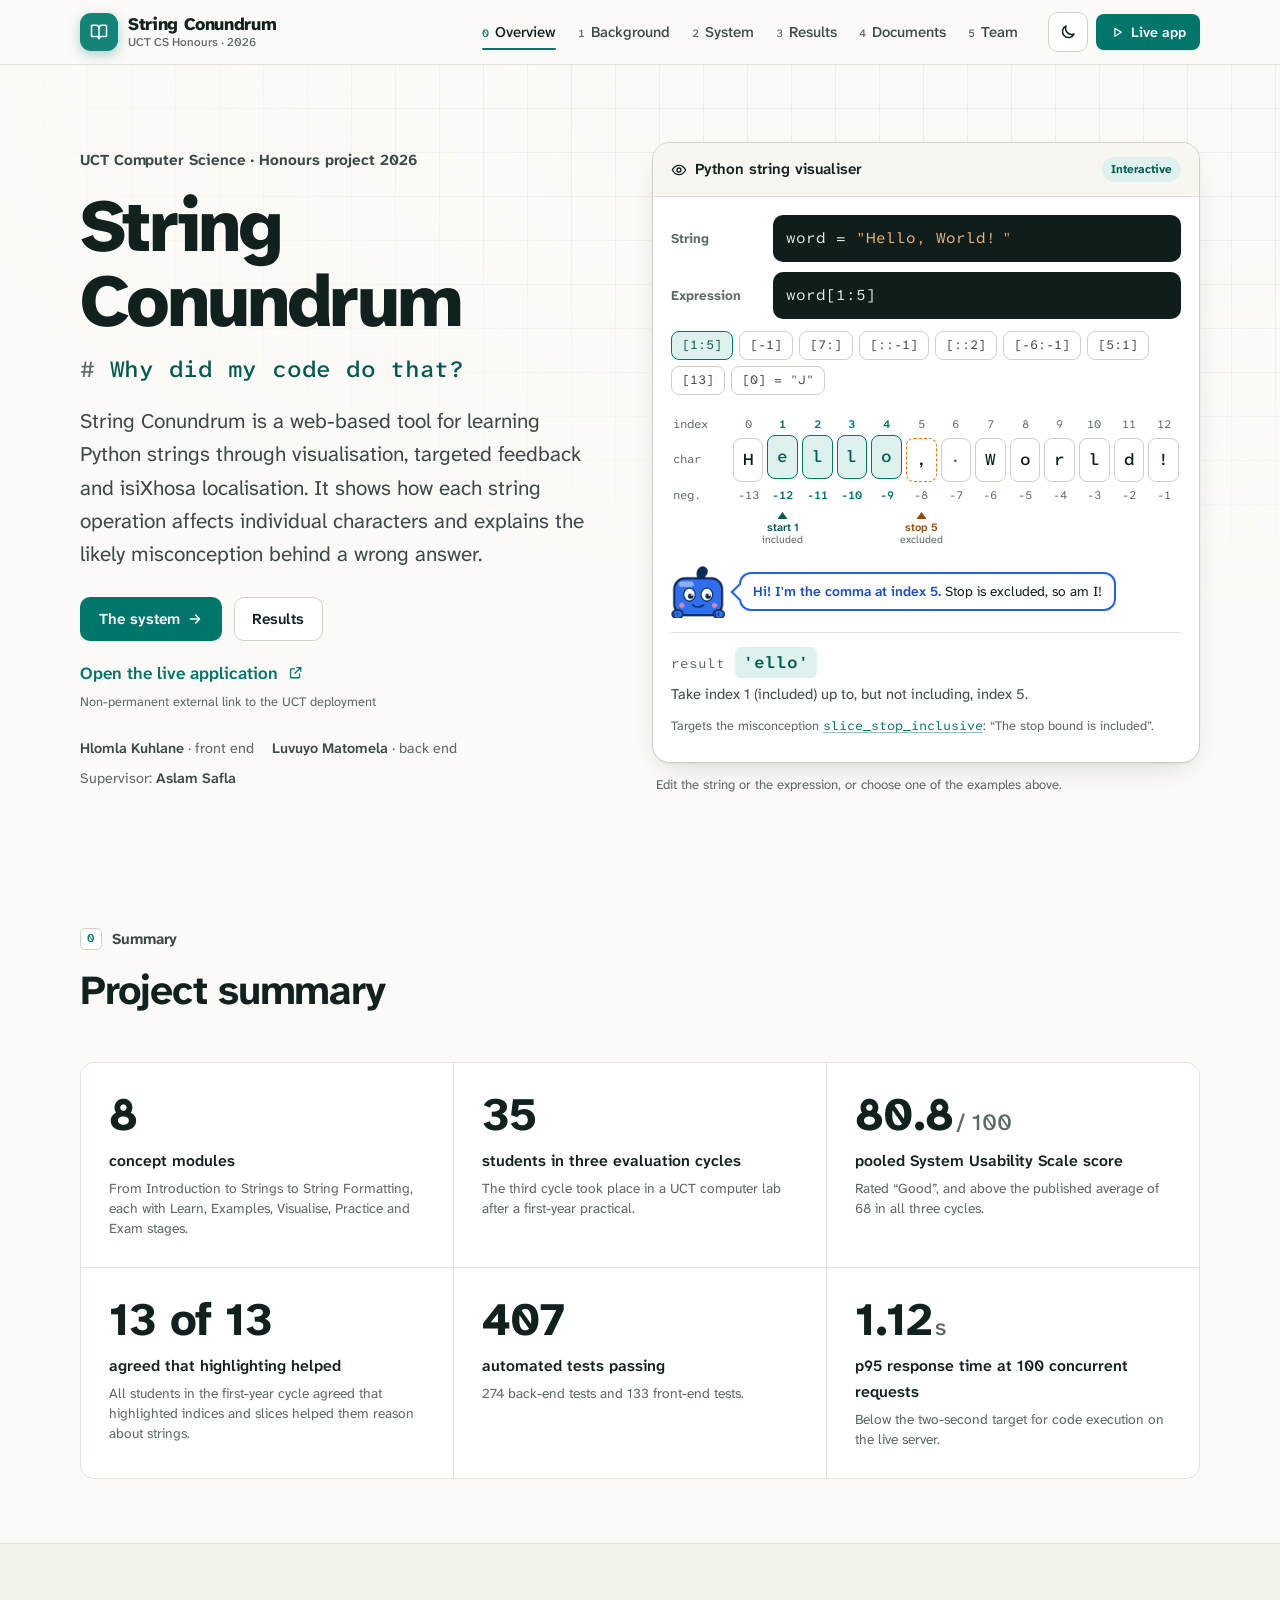
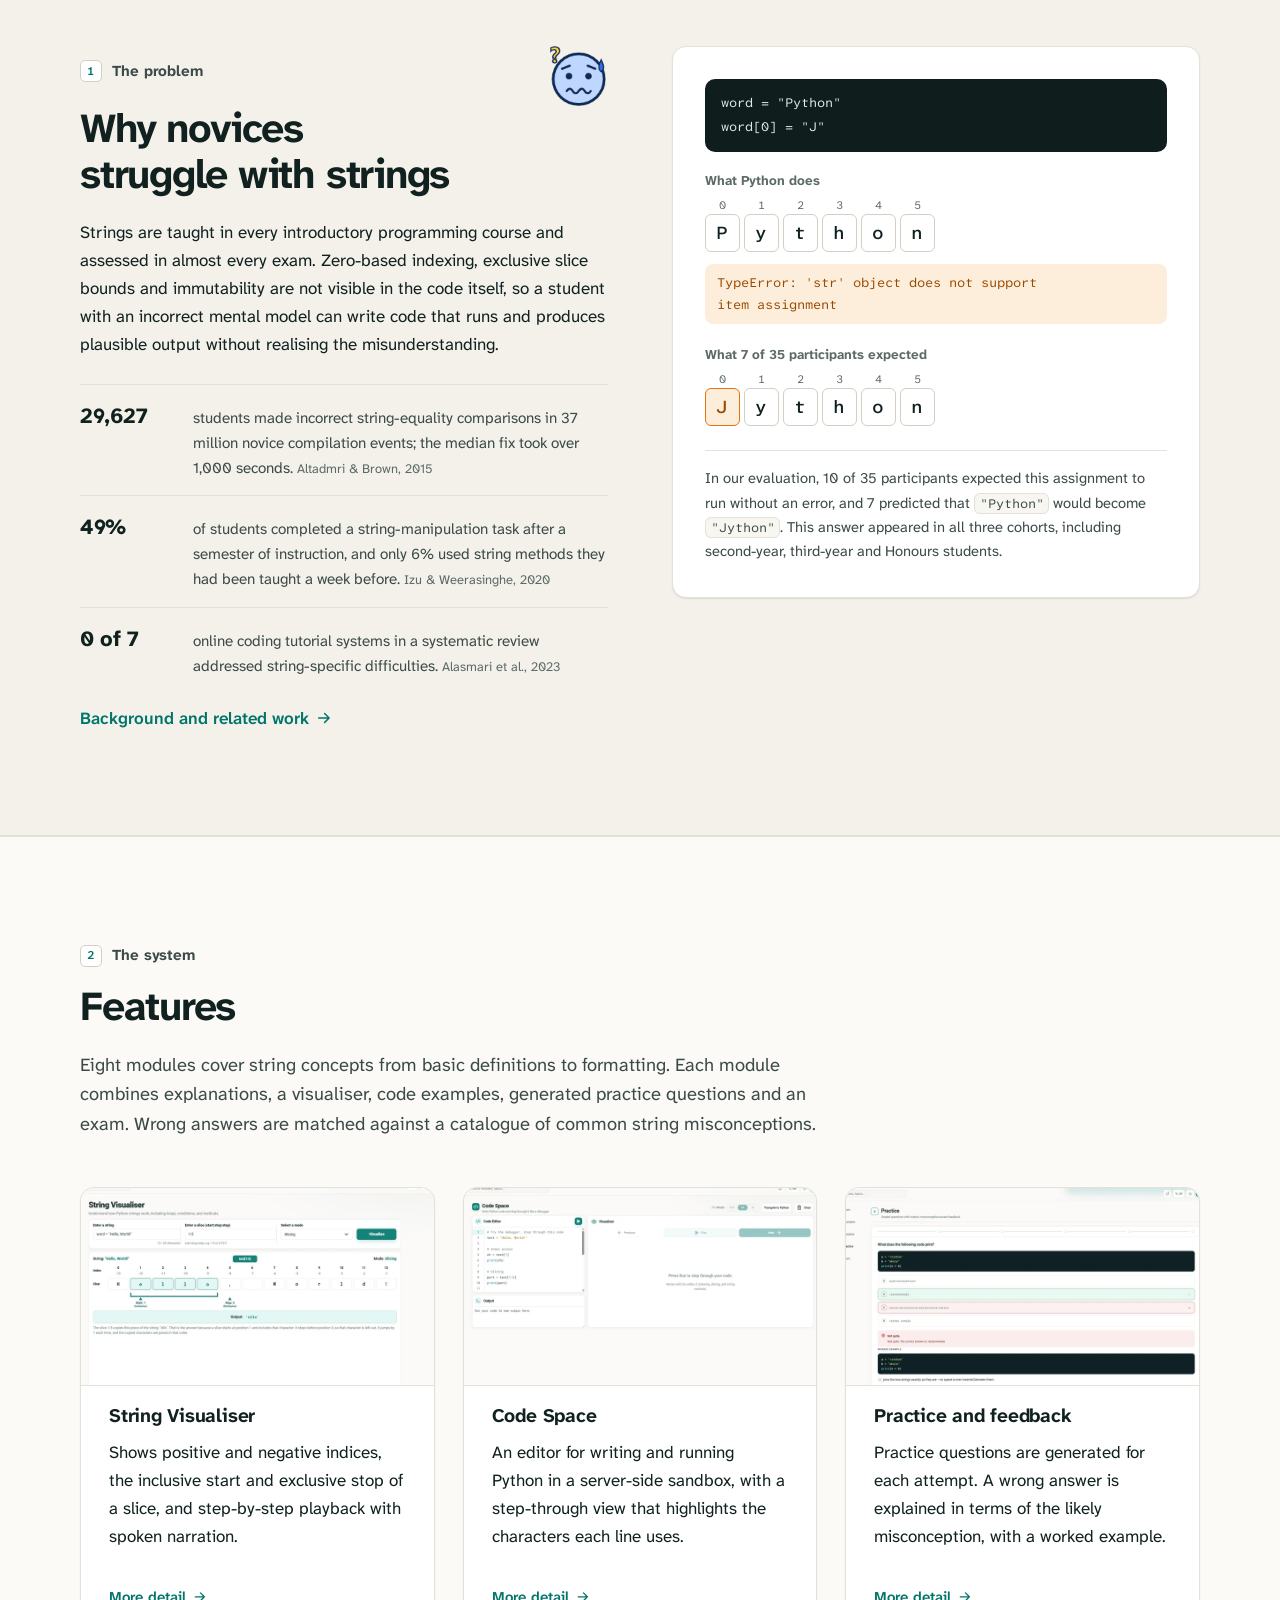
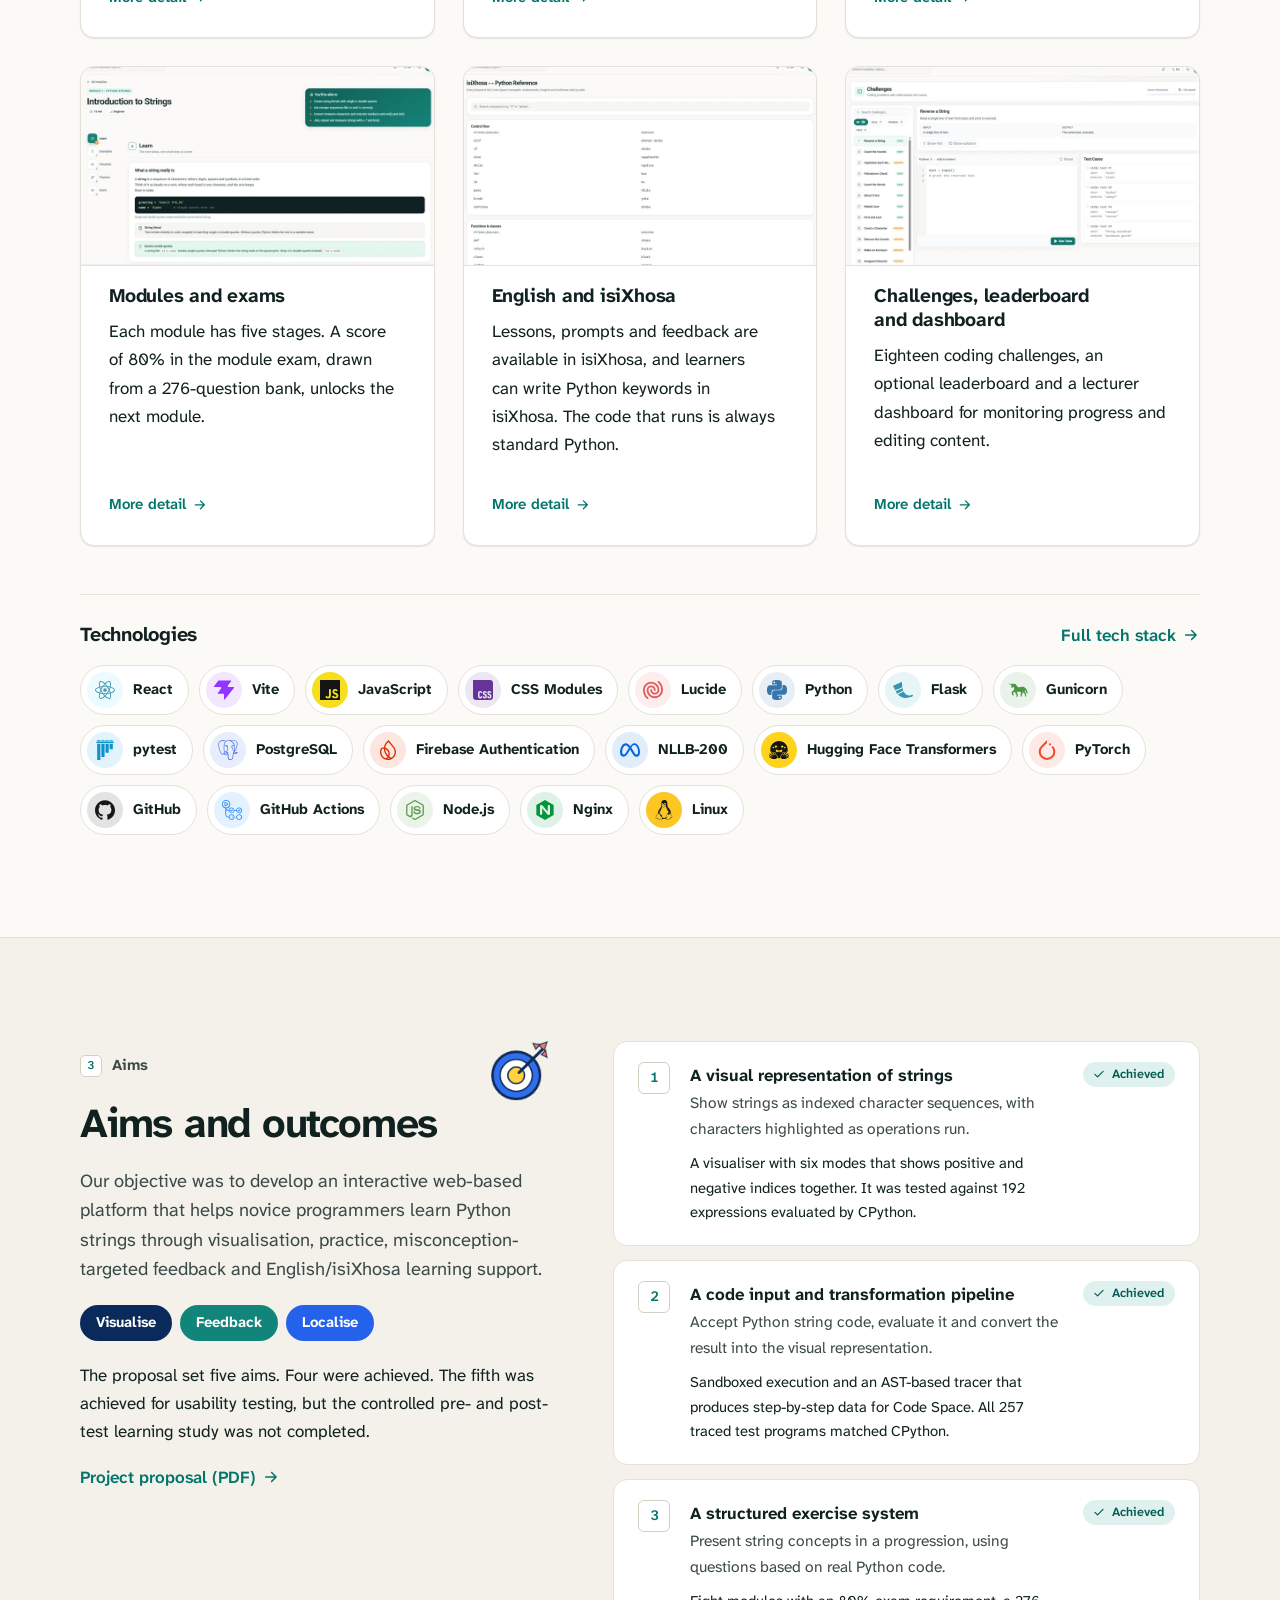
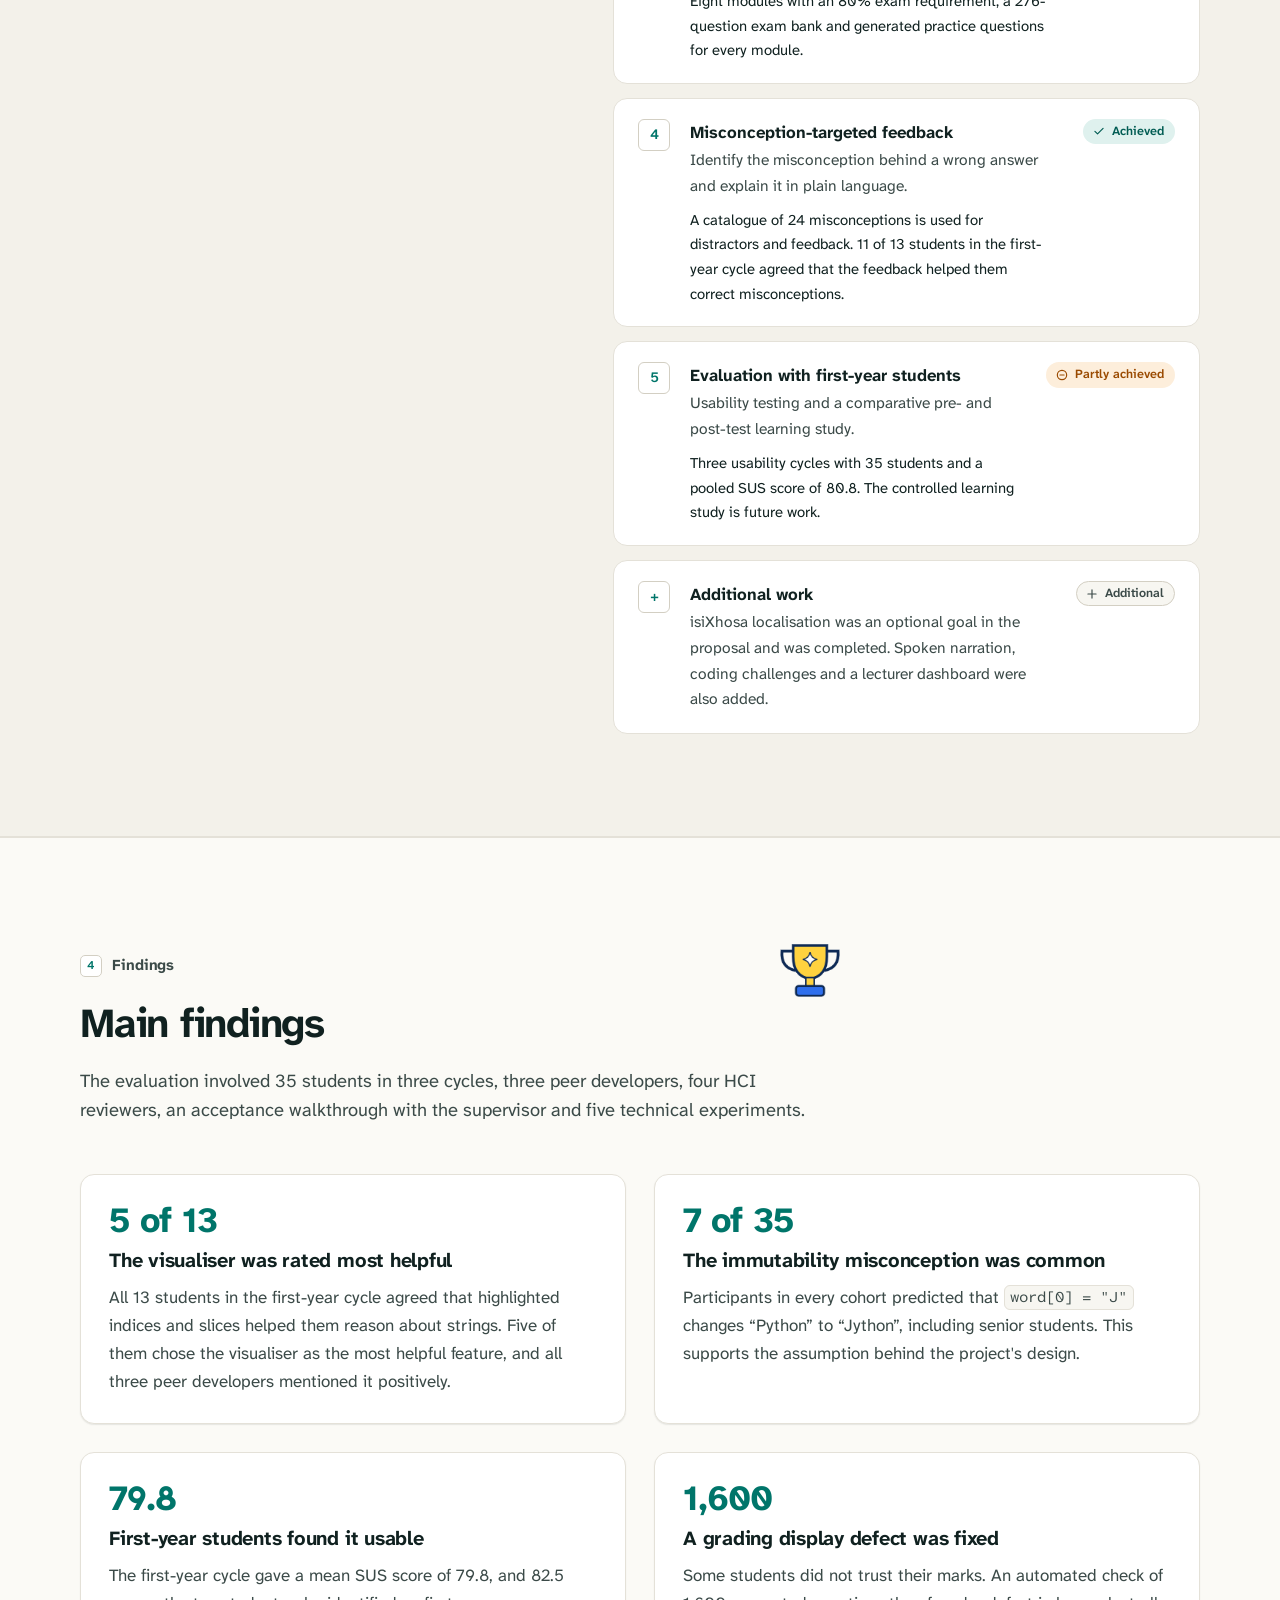
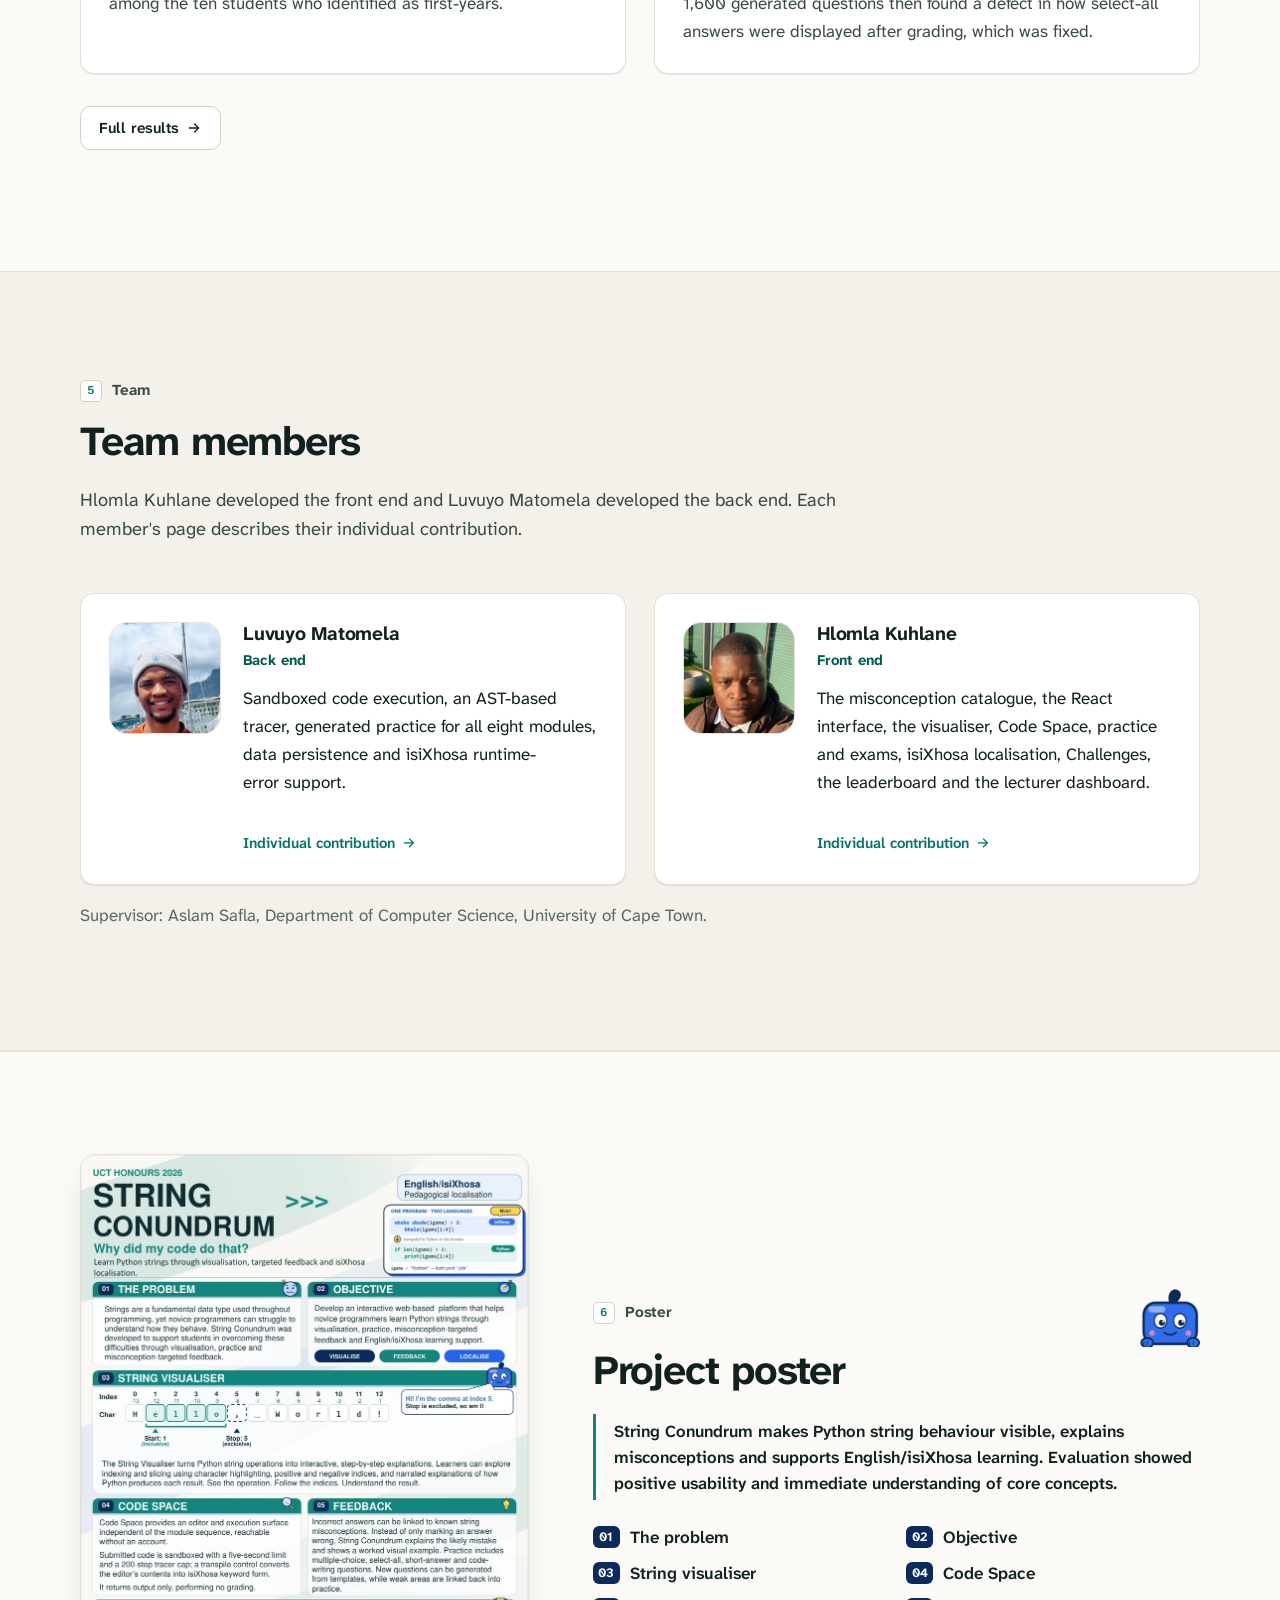
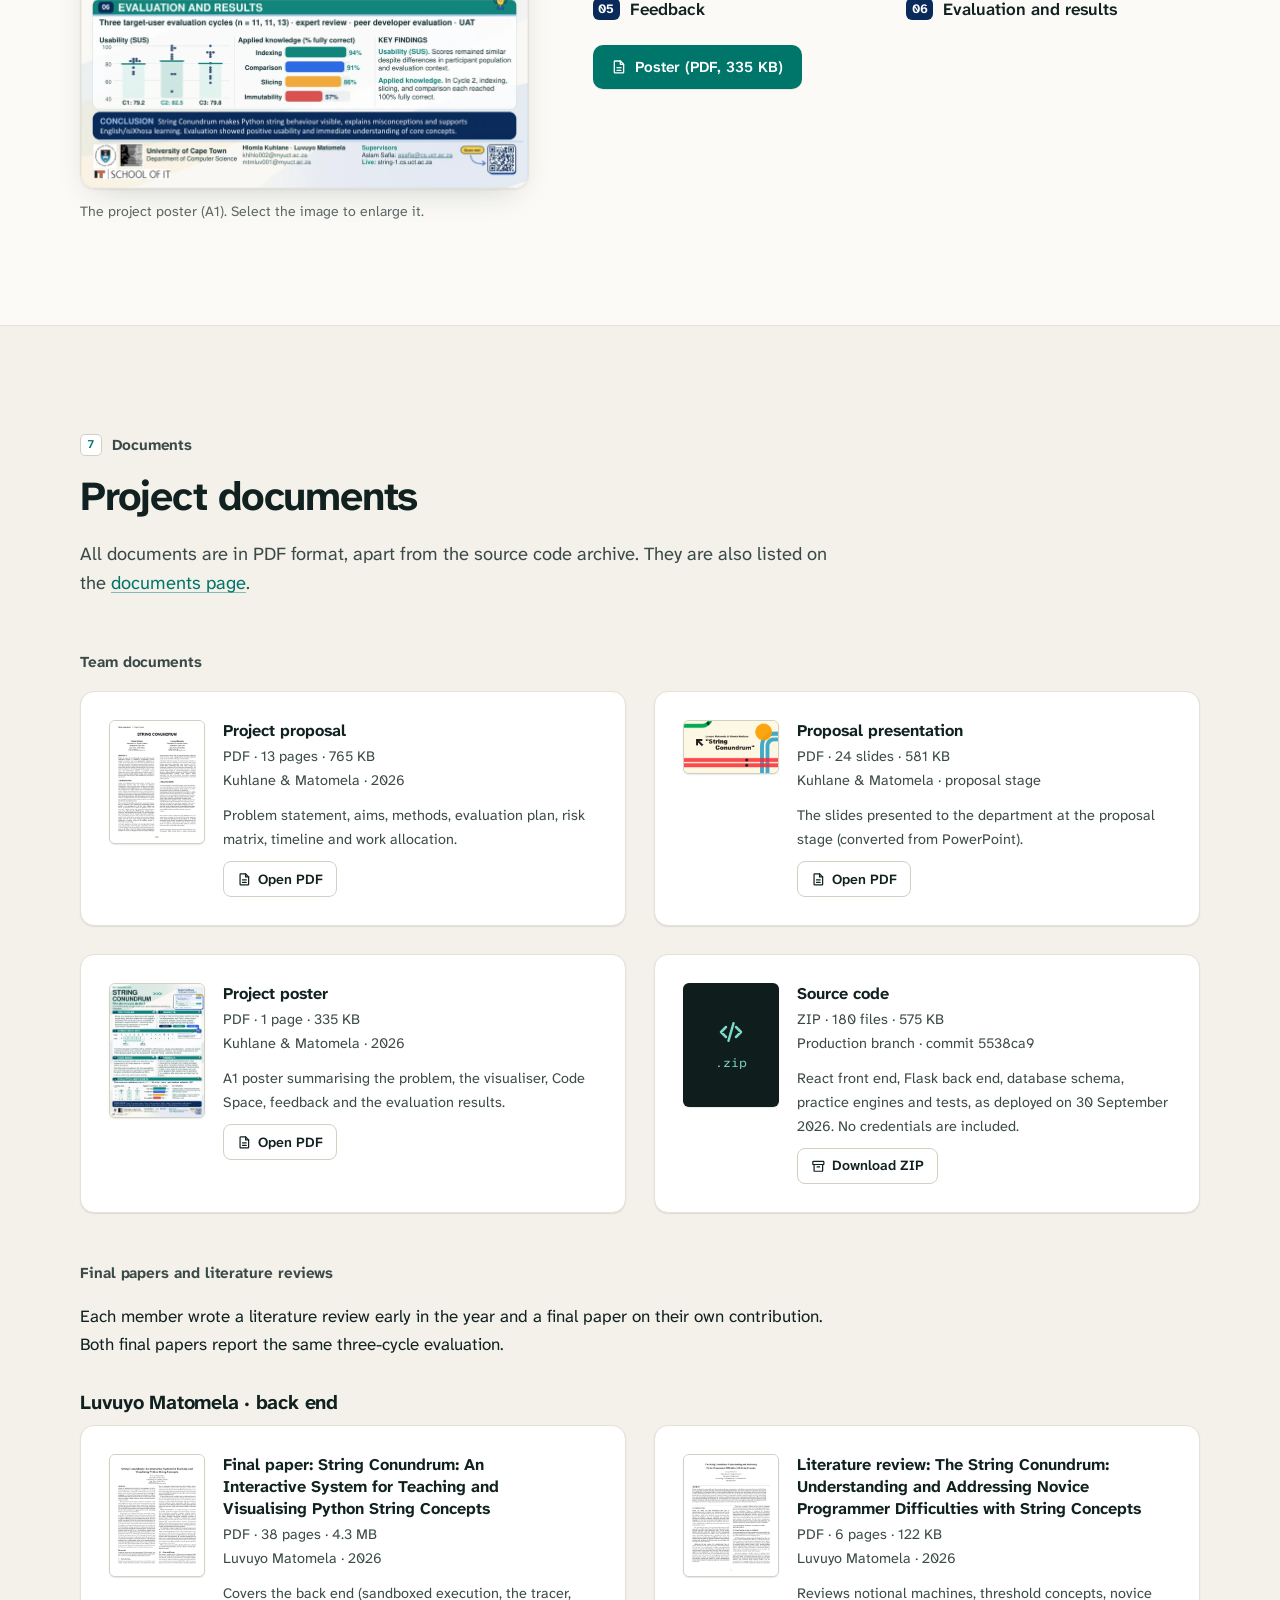
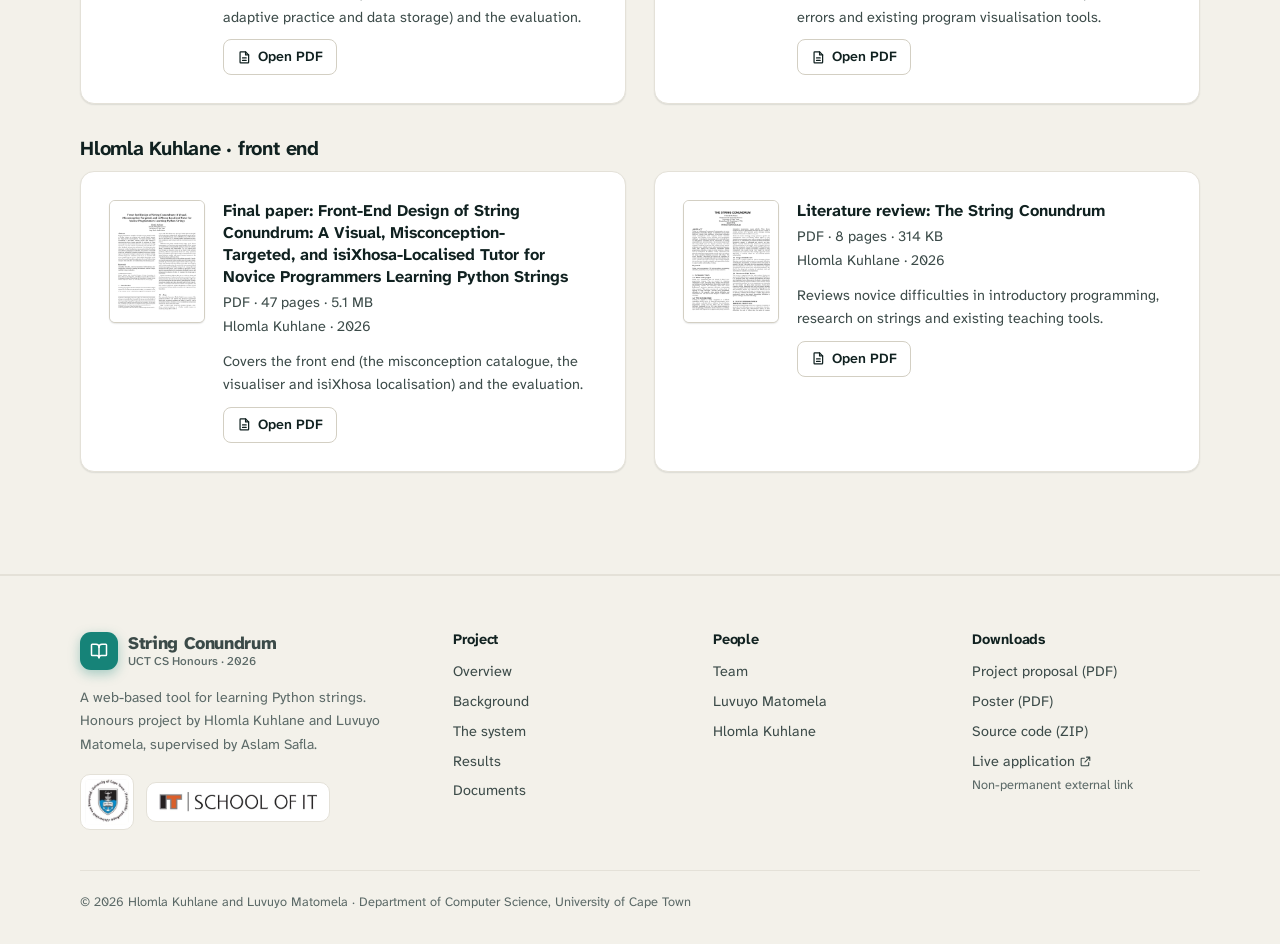
<file: string-conundrum-website/index.html>
<!DOCTYPE html>
<html lang="en">
<head>
<meta charset="utf-8">
<meta name="viewport" content="width=device-width, initial-scale=1">
<title>String Conundrum: an interactive tutor for Python strings</title>
<meta name="description" content="String Conundrum is a UCT Computer Science Honours project (2026): a web-based tutor that makes Python string behaviour visible, gives misconception-targeted feedback and teaches in English and isiXhosa.">
<meta name="author" content="Hlomla Kuhlane and Luvuyo Matomela">
<meta name="color-scheme" content="light dark">
<meta name="theme-color" content="#fbfaf6" media="(prefers-color-scheme: light)">
<meta name="theme-color" content="#0d1211" media="(prefers-color-scheme: dark)">
<link rel="icon" href="assets/img/favicon.svg" type="image/svg+xml">
<link rel="icon" href="assets/img/favicon-32.png" sizes="32x32" type="image/png">
<link rel="apple-touch-icon" href="assets/img/apple-touch-icon.png">
<link rel="stylesheet" href="assets/css/site.css">
<script>(function(){var d=document.documentElement;d.classList.add('js');try{var t=localStorage.getItem('sc-theme');if(t==='light'||t==='dark'){d.setAttribute('data-theme',t);}}catch(e){}})();</script>
<script src="assets/js/site.js" defer></script>
</head>
<body>
<a class="skip-link" href="#main">Skip to content</a>
<header class="site-header">
  <div class="wrap header-inner">
    <a class="brand" href="index.html"><span class="brand-logo" aria-hidden="true"><svg viewBox="0 0 24 24"><path d="M12 7v14"/><path d="M3 18a1 1 0 0 1-1-1V4a1 1 0 0 1 1-1h5a4 4 0 0 1 4 4 4 4 0 0 1 4-4h5a1 1 0 0 1 1 1v13a1 1 0 0 1-1 1h-6a3 3 0 0 0-3 3 3 3 0 0 0-3-3z"/></svg></span><span class="brand-text"><span class="brand-name">String Conundrum</span><span class="brand-sub">UCT CS Honours · 2026</span></span></a>
    <nav id="site-nav" class="site-nav" aria-label="Main"><ul><li><a href="index.html" aria-current="page"><span class="nav-i">0</span>Overview</a></li><li><a href="background.html"><span class="nav-i">1</span>Background</a></li><li><a href="system.html"><span class="nav-i">2</span>System</a></li><li><a href="results.html"><span class="nav-i">3</span>Results</a></li><li><a href="documents.html"><span class="nav-i">4</span>Documents</a></li><li><a href="team.html"><span class="nav-i">5</span>Team</a></li></ul></nav>
    <div class="header-actions">
      <button class="icon-btn theme-toggle" type="button" aria-label="Switch colour theme"><svg class="icon i-moon" viewBox="0 0 24 24" aria-hidden="true"><path d="M20 14.5A8 8 0 0 1 9.5 4 8 8 0 1 0 20 14.5z"/></svg><svg class="icon i-sun" viewBox="0 0 24 24" aria-hidden="true"><circle cx="12" cy="12" r="4"/><path d="M12 2.5v2M12 19.5v2M4.6 4.6 6 6M18 18l1.4 1.4M2.5 12h2M19.5 12h2M4.6 19.4 6 18M18 6l1.4-1.4"/></svg></button>
      <a class="btn btn-sm btn-primary btn-live" href="http://string-1.cs.uct.ac.za/" rel="external noopener" title="Non-permanent external link to the deployed application"><svg class="icon" viewBox="0 0 24 24" aria-hidden="true"><path d="M8 5.5v13l10.5-6.5z"/></svg><span>Live app</span><span class="sr-only"> (non-permanent external link)</span></a>
      <button class="icon-btn nav-toggle" type="button" aria-expanded="false" aria-controls="site-nav"><svg class="icon" viewBox="0 0 24 24" aria-hidden="true"><path d="M4 7h16M4 12h16M4 17h16"/></svg><span class="sr-only">Menu</span></button>
    </div>
  </div>
</header>
<main id="main">
<section class="hero">
  <div class="wrap hero-grid">
    <div>
      <p class="eyebrow">UCT Computer Science · Honours project 2026</p>
      <h1>String Conundrum</h1>
      <p class="hero-tag"><span class="hero-hash" aria-hidden="true"># </span>Why did my code do that?</p>
      <p class="lede">String Conundrum is a web-based tool for learning Python strings through visualisation, targeted feedback and isiXhosa localisation. It shows how each string operation affects individual characters and explains the likely misconception behind a wrong answer.</p>
      <div class="btn-row">
        <a class="btn btn-primary" href="system.html">The system<svg class="icon" viewBox="0 0 24 24" aria-hidden="true"><path d="M5 12h14M13 6l6 6-6 6"/></svg></a>
        <a class="btn btn-secondary" href="results.html">Results</a>
      </div>
      <p class="hero-live"><a class="text-link" href="http://string-1.cs.uct.ac.za/" rel="external noopener">Open the live application<svg class="icon icon-ext" viewBox="0 0 24 24" aria-hidden="true"><path d="M14 4h6v6M20 4l-9 9M18 14v5a1 1 0 0 1-1 1H5a1 1 0 0 1-1-1V7a1 1 0 0 1 1-1h5"/></svg><span class="sr-only"> (external link)</span></a><span class="ext-note">Non-permanent external link to the UCT deployment</span></p>
      <div class="hero-meta">
        <span><strong>Hlomla Kuhlane</strong> · front end</span>
        <span><strong>Luvuyo Matomela</strong> · back end</span>
        <span>Supervisor: <strong>Aslam Safla</strong></span>
      </div>
    </div>
    <div>
      <div class="viz" data-viz data-catalogue="background.html">
  <div class="viz-head"><span class="viz-title"><svg class="icon" viewBox="0 0 24 24" aria-hidden="true"><path d="M2 12s3.6-7 10-7 10 7 10 7-3.6 7-10 7S2 12 2 12z"/><circle cx="12" cy="12" r="3"/></svg>Python string visualiser</span><span class="viz-badge">Interactive</span></div>
  <div class="viz-body">
    <div class="viz-inputs">
      <label class="viz-field" for="viz-str"><span class="viz-label">String</span><span class="viz-code"><span>word&nbsp;=&nbsp;</span><span class="tk-q">"</span><input id="viz-str" type="text" value="Hello, World!" maxlength="24" spellcheck="false" autocomplete="off" style="width:13.6ch"><span class="tk-q">"</span></span></label>
      <label class="viz-field" for="viz-expr"><span class="viz-label">Expression</span><span class="viz-code"><span>word</span><input id="viz-expr" class="viz-expr-input" type="text" value="[1:5]" maxlength="40" spellcheck="false" autocomplete="off"></span></label>
    </div>
    <div class="viz-presets" role="group" aria-label="Example expressions"><button type="button" class="chip" data-expr="[1:5]" aria-pressed="true">[1:5]</button><button type="button" class="chip" data-expr="[-1]" aria-pressed="false">[-1]</button><button type="button" class="chip" data-expr="[7:]" aria-pressed="false">[7:]</button><button type="button" class="chip" data-expr="[::-1]" aria-pressed="false">[::-1]</button><button type="button" class="chip" data-expr="[::2]" aria-pressed="false">[::2]</button><button type="button" class="chip" data-expr="[-6:-1]" aria-pressed="false">[-6:-1]</button><button type="button" class="chip" data-expr="[5:1]" aria-pressed="false">[5:1]</button><button type="button" class="chip" data-expr="[13]" aria-pressed="false">[13]</button><button type="button" class="chip" data-expr="[0] = &quot;J&quot;" aria-pressed="false">[0] = &quot;J&quot;</button></div>
    <div class="viz-stage" aria-hidden="true"><div class="viz-grid"><span class="viz-rowlab">index</span><span class="viz-i viz-pos">0</span><span class="viz-i viz-pos is-on">1</span><span class="viz-i viz-pos is-on">2</span><span class="viz-i viz-pos is-on">3</span><span class="viz-i viz-pos is-on">4</span><span class="viz-i viz-pos">5</span><span class="viz-i viz-pos">6</span><span class="viz-i viz-pos">7</span><span class="viz-i viz-pos">8</span><span class="viz-i viz-pos">9</span><span class="viz-i viz-pos">10</span><span class="viz-i viz-pos">11</span><span class="viz-i viz-pos">12</span><span class="viz-rowlab">char</span><span class="viz-c">H</span><span class="viz-c is-on">e</span><span class="viz-c is-on">l</span><span class="viz-c is-on">l</span><span class="viz-c is-on">o</span><span class="viz-c is-stop">,</span><span class="viz-c is-space"></span><span class="viz-c">W</span><span class="viz-c">o</span><span class="viz-c">r</span><span class="viz-c">l</span><span class="viz-c">d</span><span class="viz-c">!</span><span class="viz-rowlab">neg.</span><span class="viz-i viz-neg">-13</span><span class="viz-i viz-neg is-on">-12</span><span class="viz-i viz-neg is-on">-11</span><span class="viz-i viz-neg is-on">-10</span><span class="viz-i viz-neg is-on">-9</span><span class="viz-i viz-neg">-8</span><span class="viz-i viz-neg">-7</span><span class="viz-i viz-neg">-6</span><span class="viz-i viz-neg">-5</span><span class="viz-i viz-neg">-4</span><span class="viz-i viz-neg">-3</span><span class="viz-i viz-neg">-2</span><span class="viz-i viz-neg">-1</span><span class="viz-rowlab"></span><span class="viz-marks" style="grid-column:2 / -1"><span class="viz-mark" style="left:calc((100% + 4px) * 0.11538 - 2px)">start 1<small>included</small></span><span class="viz-mark viz-mark--stop" style="left:calc((100% + 4px) * 0.42308 - 2px)">stop 5<small>excluded</small></span></span></div></div>
    <div class="viz-buddy" aria-hidden="true"><img src="assets/img/poster/mascot.webp" width="132" height="127" alt=""><p class="viz-bubble"><b>Hi! I'm the comma at index 5.</b> Stop is excluded, so am I!</p></div>
    <div class="viz-out" aria-live="polite">
      <p class="viz-result"><span class="prompt">result</span><span class="val">'ello'</span></p>
      <p class="viz-explain">Take index 1 (included) up to, but not including, index 5.</p>
      <p class="viz-mc">Targets the misconception <a href="background.html#mc-slice_stop_inclusive">slice_stop_inclusive</a>: “The stop bound is included”.</p>
    </div>
  </div>
</div>
      <p class="widget-note">Edit the string or the expression, or choose one of the examples above.</p>
    </div>
  </div>
</section>

<section class="section section--tight" aria-labelledby="glance-title">
  <div class="wrap">
    <div class="sec-head">
      <p class="eyebrow"><span class="idx">0</span>Summary</p>
      <h2 id="glance-title">Project summary</h2>
    </div>
    <div class="stats">
      <div class="stat reveal"><span class="stat-value">8</span><span class="stat-label">concept modules</span><span class="stat-note">From Introduction to Strings to String Formatting, each with Learn, Examples, Visualise, Practice and Exam stages.</span></div>
      <div class="stat reveal"><span class="stat-value">35</span><span class="stat-label">students in three evaluation cycles</span><span class="stat-note">The third cycle took place in a UCT computer lab after a first-year practical.</span></div>
      <div class="stat reveal"><span class="stat-value">80.8<span class="stat-unit">/ 100</span></span><span class="stat-label">pooled System Usability Scale score</span><span class="stat-note">Rated “Good”, and above the published average of 68 in all three cycles.</span></div>
      <div class="stat reveal"><span class="stat-value">13 of 13</span><span class="stat-label">agreed that highlighting helped</span><span class="stat-note">All students in the first-year cycle agreed that highlighted indices and slices helped them reason about strings.</span></div>
      <div class="stat reveal"><span class="stat-value">407</span><span class="stat-label">automated tests passing</span><span class="stat-note">274 back-end tests and 133 front-end tests.</span></div>
      <div class="stat reveal"><span class="stat-value">1.12<span class="stat-unit">s</span></span><span class="stat-label">p95 response time at 100 concurrent requests</span><span class="stat-note">Below the two-second target for code execution on the live server.</span></div>
    </div>
  </div>
</section>

<section class="section section--alt" aria-labelledby="problem-title">
  <div class="wrap split split--top">
    <div>
      <div class="head-row"><p class="eyebrow"><span class="idx">1</span>The problem</p><img class="sec-icon" src="assets/img/poster/icon-problem.webp" width="75" height="81" alt=""></div>
      <h2 id="problem-title">Why novices struggle with strings</h2>
      <p>Strings are taught in every introductory programming course and assessed in almost every exam. Zero-based indexing, exclusive slice bounds and immutability are not visible in the code itself, so a student with an incorrect mental model can write code that runs and produces plausible output without realising the misunderstanding.</p>
      <ul class="facts">
        <li><span class="fact-n">29,627</span><span>students made incorrect string-equality comparisons in 37 million novice compilation events; the median fix took over 1,000 seconds. <cite>Altadmri &amp; Brown, 2015</cite></span></li>
        <li><span class="fact-n">49%</span><span>of students completed a string-manipulation task after a semester of instruction, and only 6% used string methods they had been taught a week before. <cite>Izu &amp; Weerasinghe, 2020</cite></span></li>
        <li><span class="fact-n">0 of 7</span><span>online coding tutorial systems in a systematic review addressed string-specific difficulties. <cite>Alasmari et al., 2023</cite></span></li>
      </ul>
      <a class="text-link" href="background.html">Background and related work<svg class="icon" viewBox="0 0 24 24" aria-hidden="true"><path d="M5 12h14M13 6l6 6-6 6"/></svg></a>
    </div>
    <figure class="card mm reveal">
      <p class="mm-code"><code>word = "Python"</code><br><code>word[0] = "J"</code></p>
      <p class="mm-label">What Python does</p>
      <div class="cells" aria-hidden="true"><span class="cell"><span class="cell-i">0</span><span class="cell-c">P</span></span><span class="cell"><span class="cell-i">1</span><span class="cell-c">y</span></span><span class="cell"><span class="cell-i">2</span><span class="cell-c">t</span></span><span class="cell"><span class="cell-i">3</span><span class="cell-c">h</span></span><span class="cell"><span class="cell-i">4</span><span class="cell-c">o</span></span><span class="cell"><span class="cell-i">5</span><span class="cell-c">n</span></span></div>
      <p class="mm-out">TypeError: 'str' object does not support item assignment</p>
      <p class="mm-label">What 7 of 35 participants expected</p>
      <div class="cells" aria-hidden="true"><span class="cell is-bad"><span class="cell-i">0</span><span class="cell-c">J</span></span><span class="cell"><span class="cell-i">1</span><span class="cell-c">y</span></span><span class="cell"><span class="cell-i">2</span><span class="cell-c">t</span></span><span class="cell"><span class="cell-i">3</span><span class="cell-c">h</span></span><span class="cell"><span class="cell-i">4</span><span class="cell-c">o</span></span><span class="cell"><span class="cell-i">5</span><span class="cell-c">n</span></span></div>
      <figcaption>In our evaluation, 10 of 35 participants expected this assignment to run without an error, and 7 predicted that <code>"Python"</code> would become <code>"Jython"</code>. This answer appeared in all three cohorts, including second-year, third-year and Honours students.</figcaption>
    </figure>
  </div>
</section>

<section class="section" aria-labelledby="built-title">
  <div class="wrap">
    <div class="sec-head">
      <p class="eyebrow"><span class="idx">2</span>The system</p>
      <h2 id="built-title">Features</h2>
      <p class="sec-lede">Eight modules cover string concepts from basic definitions to formatting. Each module combines explanations, a visualiser, code examples, generated practice questions and an exam. Wrong answers are matched against a catalogue of common string misconceptions.</p>
    </div>
    <div class="grid grid-3">
      <a class="card card-link reveal" href="system.html#visualiser">
        <div class="card-media"><img src="assets/img/shots/visualiser-card.webp" width="800" height="450" alt="" loading="lazy" decoding="async"></div>
        <h3>String Visualiser</h3>
        <p>Shows positive and negative indices, the inclusive start and exclusive stop of a slice, and step-by-step playback with spoken narration.</p>
        <span class="card-foot">More detail<svg class="icon" viewBox="0 0 24 24" aria-hidden="true"><path d="M5 12h14M13 6l6 6-6 6"/></svg></span>
      </a>
      <a class="card card-link reveal" href="system.html#code-space">
        <div class="card-media"><img src="assets/img/shots/codespace-card.webp" width="800" height="450" alt="" loading="lazy" decoding="async"></div>
        <h3>Code Space</h3>
        <p>An editor for writing and running Python in a server-side sandbox, with a step-through view that highlights the characters each line uses.</p>
        <span class="card-foot">More detail<svg class="icon" viewBox="0 0 24 24" aria-hidden="true"><path d="M5 12h14M13 6l6 6-6 6"/></svg></span>
      </a>
      <a class="card card-link reveal" href="system.html#practice">
        <div class="card-media"><img src="assets/img/shots/practice-feedback-card.webp" width="800" height="450" alt="" loading="lazy" decoding="async"></div>
        <h3>Practice and feedback</h3>
        <p>Practice questions are generated for each attempt. A wrong answer is explained in terms of the likely misconception, with a worked example.</p>
        <span class="card-foot">More detail<svg class="icon" viewBox="0 0 24 24" aria-hidden="true"><path d="M5 12h14M13 6l6 6-6 6"/></svg></span>
      </a>
      <a class="card card-link reveal" href="system.html#path">
        <div class="card-media"><img src="assets/img/shots/module-intro-card.webp" width="800" height="450" alt="" loading="lazy" decoding="async"></div>
        <h3>Modules and exams</h3>
        <p>Each module has five stages. A score of 80% in the module exam, drawn from a 276-question bank, unlocks the next module.</p>
        <span class="card-foot">More detail<svg class="icon" viewBox="0 0 24 24" aria-hidden="true"><path d="M5 12h14M13 6l6 6-6 6"/></svg></span>
      </a>
      <a class="card card-link reveal" href="system.html#isixhosa">
        <div class="card-media"><img src="assets/img/shots/docs-reference-card.webp" width="800" height="450" alt="" loading="lazy" decoding="async"></div>
        <h3>English and isiXhosa</h3>
        <p>Lessons, prompts and feedback are available in isiXhosa, and learners can write Python keywords in isiXhosa. The code that runs is always standard Python.</p>
        <span class="card-foot">More detail<svg class="icon" viewBox="0 0 24 24" aria-hidden="true"><path d="M5 12h14M13 6l6 6-6 6"/></svg></span>
      </a>
      <a class="card card-link reveal" href="system.html#extras">
        <div class="card-media"><img src="assets/img/shots/challenges-card.webp" width="800" height="450" alt="" loading="lazy" decoding="async"></div>
        <h3>Challenges, leaderboard and dashboard</h3>
        <p>Eighteen coding challenges, an optional leaderboard and a lecturer dashboard for monitoring progress and editing content.</p>
        <span class="card-foot">More detail<svg class="icon" viewBox="0 0 24 24" aria-hidden="true"><path d="M5 12h14M13 6l6 6-6 6"/></svg></span>
      </a>
    </div>
    <div class="built-with">
      <div class="built-with-head"><h3>Technologies</h3><a class="text-link" href="system.html#stack">Full tech stack<svg class="icon" viewBox="0 0 24 24" aria-hidden="true"><path d="M5 12h14M13 6l6 6-6 6"/></svg></a></div>
      <ul class="tech-strip" aria-label="Technologies used"><li class="tech tech--chip" style="--tint-l:#ecfbff;--logo-l:#4599ae;--tint-d:#244248;--logo-d:#61dafb"><span class="tech-logo"><svg viewBox="0 0 24 24" aria-hidden="true"><path d="M14.23 12.004a2.236 2.236 0 0 1-2.235 2.236 2.236 2.236 0 0 1-2.236-2.236 2.236 2.236 0 0 1 2.235-2.236 2.236 2.236 0 0 1 2.236 2.236zm2.648-10.69c-1.346 0-3.107.96-4.888 2.622-1.78-1.653-3.542-2.602-4.887-2.602-.41 0-.783.093-1.106.278-1.375.793-1.683 3.264-.973 6.365C1.98 8.917 0 10.42 0 12.004c0 1.59 1.99 3.097 5.043 4.03-.704 3.113-.39 5.588.988 6.38.32.187.69.275 1.102.275 1.345 0 3.107-.96 4.888-2.624 1.78 1.654 3.542 2.603 4.887 2.603.41 0 .783-.09 1.106-.275 1.374-.792 1.683-3.263.973-6.365C22.02 15.096 24 13.59 24 12.004c0-1.59-1.99-3.097-5.043-4.032.704-3.11.39-5.587-.988-6.38-.318-.184-.688-.277-1.092-.278zm-.005 1.09v.006c.225 0 .406.044.558.127.666.382.955 1.835.73 3.704-.054.46-.142.945-.25 1.44-.96-.236-2.006-.417-3.107-.534-.66-.905-1.345-1.727-2.035-2.447 1.592-1.48 3.087-2.292 4.105-2.295zm-9.77.02c1.012 0 2.514.808 4.11 2.28-.686.72-1.37 1.537-2.02 2.442-1.107.117-2.154.298-3.113.538-.112-.49-.195-.964-.254-1.42-.23-1.868.054-3.32.714-3.707.19-.09.4-.127.563-.132zm4.882 3.05c.455.468.91.992 1.36 1.564-.44-.02-.89-.034-1.345-.034-.46 0-.915.01-1.36.034.44-.572.895-1.096 1.345-1.565zM12 8.1c.74 0 1.477.034 2.202.093.406.582.802 1.203 1.183 1.86.372.64.71 1.29 1.018 1.946-.308.655-.646 1.31-1.013 1.95-.38.66-.773 1.288-1.18 1.87-.728.063-1.466.098-2.21.098-.74 0-1.477-.035-2.202-.093-.406-.582-.802-1.204-1.183-1.86-.372-.64-.71-1.29-1.018-1.946.303-.657.646-1.313 1.013-1.954.38-.66.773-1.286 1.18-1.868.728-.064 1.466-.098 2.21-.098zm-3.635.254c-.24.377-.48.763-.704 1.16-.225.39-.435.782-.635 1.174-.265-.656-.49-1.31-.676-1.947.64-.15 1.315-.283 2.015-.386zm7.26 0c.695.103 1.365.23 2.006.387-.18.632-.405 1.282-.66 1.933-.2-.39-.41-.783-.64-1.174-.225-.392-.465-.774-.705-1.146zm3.063.675c.484.15.944.317 1.375.498 1.732.74 2.852 1.708 2.852 2.476-.005.768-1.125 1.74-2.857 2.475-.42.18-.88.342-1.355.493-.28-.958-.646-1.956-1.1-2.98.45-1.017.81-2.01 1.085-2.964zm-13.395.004c.278.96.645 1.957 1.1 2.98-.45 1.017-.812 2.01-1.086 2.964-.484-.15-.944-.318-1.37-.5-1.732-.737-2.852-1.706-2.852-2.474 0-.768 1.12-1.742 2.852-2.476.42-.18.88-.342 1.356-.494zm11.678 4.28c.265.657.49 1.312.676 1.948-.64.157-1.316.29-2.016.39.24-.375.48-.762.705-1.158.225-.39.435-.788.636-1.18zm-9.945.02c.2.392.41.783.64 1.175.23.39.465.772.705 1.143-.695-.102-1.365-.23-2.006-.386.18-.63.406-1.282.66-1.933zM17.92 16.32c.112.493.2.968.254 1.423.23 1.868-.054 3.32-.714 3.708-.147.09-.338.128-.563.128-1.012 0-2.514-.807-4.11-2.28.686-.72 1.37-1.536 2.02-2.44 1.107-.118 2.154-.3 3.113-.54zm-11.83.01c.96.234 2.006.415 3.107.532.66.905 1.345 1.727 2.035 2.446-1.595 1.483-3.092 2.295-4.11 2.295-.22-.005-.406-.05-.553-.132-.666-.38-.955-1.834-.73-3.703.054-.46.142-.944.25-1.438zm4.56.64c.44.02.89.034 1.345.034.46 0 .915-.01 1.36-.034-.44.572-.895 1.095-1.345 1.565-.455-.47-.91-.993-1.36-1.565z"/></svg></span><span class="tech-name">React</span></li><li class="tech tech--chip" style="--tint-l:#f2e7ff;--logo-l:#9135ff;--tint-d:#2e2149;--logo-d:#963fff"><span class="tech-logo"><svg viewBox="0 0 24 24" aria-hidden="true"><path d="M13.056 23.238a.57.57 0 0 1-1.02-.355v-5.202c0-.63-.512-1.143-1.144-1.143H5.148a.57.57 0 0 1-.464-.903l3.777-5.29c.54-.753 0-1.804-.93-1.804H.57a.574.574 0 0 1-.543-.746.6.6 0 0 1 .08-.157L5.008.78a.57.57 0 0 1 .467-.24h14.589a.57.57 0 0 1 .466.903l-3.778 5.29c-.54.755 0 1.806.93 1.806h5.745c.238 0 .424.138.513.322a.56.56 0 0 1-.063.603z"/></svg></span><span class="tech-name">Vite</span></li><li class="tech tech--chip" style="--tint-l:#f7df1e;--logo-l:#151515;--tint-d:#f7df1e;--logo-d:#151515"><span class="tech-logo"><svg viewBox="0 0 24 24" aria-hidden="true"><path d="M0 0h24v24H0V0zm22.034 18.276c-.175-1.095-.888-2.015-3.003-2.873-.736-.345-1.554-.585-1.797-1.14-.091-.33-.105-.51-.046-.705.15-.646.915-.84 1.515-.66.39.12.75.42.976.9 1.034-.676 1.034-.676 1.755-1.125-.27-.42-.404-.601-.586-.78-.63-.705-1.469-1.065-2.834-1.034l-.705.089c-.676.165-1.32.525-1.71 1.005-1.14 1.291-.811 3.541.569 4.471 1.365 1.02 3.361 1.244 3.616 2.205.24 1.17-.87 1.545-1.966 1.41-.811-.18-1.26-.586-1.755-1.336l-1.83 1.051c.21.48.45.689.81 1.109 1.74 1.756 6.09 1.666 6.871-1.004.029-.09.24-.705.074-1.65l.046.067zm-8.983-7.245h-2.248c0 1.938-.009 3.864-.009 5.805 0 1.232.063 2.363-.138 2.711-.33.689-1.18.601-1.566.48-.396-.196-.597-.466-.83-.855-.063-.105-.11-.196-.127-.196l-1.825 1.125c.305.63.75 1.172 1.324 1.517.855.51 2.004.675 3.207.405.783-.226 1.458-.691 1.811-1.411.51-.93.402-2.07.397-3.346.012-2.054 0-4.109 0-6.179l.004-.056z"/></svg></span><span class="tech-name">JavaScript</span></li><li class="tech tech--chip" style="--tint-l:#ede7f3;--logo-l:#663399;--tint-d:#252134;--logo-d:#855cad"><span class="tech-logo"><svg viewBox="0 0 24 24" aria-hidden="true"><path d="M0 0v20.16A3.84 3.84 0 0 0 3.84 24h16.32A3.84 3.84 0 0 0 24 20.16V3.84A3.84 3.84 0 0 0 20.16 0Zm14.256 13.08c1.56 0 2.28 1.08 2.304 2.64h-1.608c.024-.288-.048-.6-.144-.84-.096-.192-.288-.264-.552-.264-.456 0-.696.264-.696.84-.024.576.288.888.768 1.08.72.288 1.608.744 1.92 1.296q.432.648.432 1.656c0 1.608-.912 2.592-2.496 2.592-1.656 0-2.4-1.032-2.424-2.688h1.68c0 .792.264 1.176.792 1.176.264 0 .456-.072.552-.24.192-.312.24-1.176-.048-1.512-.312-.408-.912-.6-1.32-.816q-.828-.396-1.224-.936c-.24-.36-.36-.888-.36-1.536 0-1.44.936-2.472 2.424-2.448m5.4 0c1.584 0 2.304 1.08 2.328 2.64h-1.608c0-.288-.048-.6-.168-.84-.096-.192-.264-.264-.528-.264-.48 0-.72.264-.72.84s.288.888.792 1.08c.696.288 1.608.744 1.92 1.296.264.432.408.984.408 1.656.024 1.608-.888 2.592-2.472 2.592-1.68 0-2.424-1.056-2.448-2.688h1.68c0 .744.264 1.176.792 1.176.264 0 .456-.072.552-.24.216-.312.264-1.176-.048-1.512-.288-.408-.888-.6-1.32-.816-.552-.264-.96-.576-1.2-.936s-.36-.888-.36-1.536c-.024-1.44.912-2.472 2.4-2.448m-11.031.018c.711-.006 1.419.198 1.839.63.432.432.672 1.128.648 1.992H9.336c.024-.456-.096-.792-.432-.96-.312-.144-.768-.048-.888.24-.12.264-.192.576-.168.864v3.504c0 .744.264 1.128.768 1.128a.65.65 0 0 0 .552-.264c.168-.24.192-.552.168-.84h1.776c.096 1.632-.984 2.712-2.568 2.688-1.536 0-2.496-.864-2.472-2.472v-4.032c0-.816.24-1.44.696-1.848.432-.408 1.146-.624 1.857-.63"/></svg></span><span class="tech-name">CSS Modules</span></li><li class="tech tech--chip" style="--tint-l:#feeded;--logo-l:#de5e5e;--tint-d:#422b2a;--logo-d:#f56565"><span class="tech-logo"><svg viewBox="0 0 24 24" aria-hidden="true"><path d="M18.483 1.123a1.09 1.09 0 0 0-.752.362 1.09 1.09 0 0 0 .088 1.54 11.956 11.956 0 0 1 4 8.946 7.62 7.62 0 0 1-7.637 7.636 7.62 7.62 0 0 1-7.637-7.636 3.255 3.255 0 0 1 3.273-3.273c1.82 0 3.273 1.45 3.273 3.273a1.09 1.09 0 0 0 1.09 1.09 1.09 1.09 0 0 0 1.092-1.09c0-3-2.455-5.455-5.455-5.455s-5.454 2.455-5.454 5.455c0 5.408 4.408 9.818 9.818 9.818 5.41 0 9.818-4.41 9.818-9.818A14.16 14.16 0 0 0 19.272 1.4a1.09 1.09 0 0 0-.789-.277ZM9.818 2.15C4.408 2.151 0 6.561 0 11.97a14.16 14.16 0 0 0 4.8 10.637 1.09 1.09 0 0 0 1.54-.096 1.09 1.09 0 0 0-.095-1.54 11.957 11.957 0 0 1-4.063-9 7.62 7.62 0 0 1 7.636-7.637 7.62 7.62 0 0 1 7.637 7.636 3.256 3.256 0 0 1-3.273 3.273 3.256 3.256 0 0 1-3.273-3.273 1.09 1.09 0 0 0-1.09-1.09 1.09 1.09 0 0 0-1.092 1.09c0 3 2.455 5.455 5.455 5.455s5.454-2.455 5.454-5.455c0-5.408-4.408-9.818-9.818-9.818z"/></svg></span><span class="tech-name">Lucide</span></li><li class="tech tech--chip" style="--tint-l:#e7eff5;--logo-l:#3776ab;--tint-d:#1c2e38;--logo-d:#417daf"><span class="tech-logo"><svg viewBox="0 0 24 24" aria-hidden="true"><path d="M14.25.18l.9.2.73.26.59.3.45.32.34.34.25.34.16.33.1.3.04.26.02.2-.01.13V8.5l-.05.63-.13.55-.21.46-.26.38-.3.31-.33.25-.35.19-.35.14-.33.1-.3.07-.26.04-.21.02H8.77l-.69.05-.59.14-.5.22-.41.27-.33.32-.27.35-.2.36-.15.37-.1.35-.07.32-.04.27-.02.21v3.06H3.17l-.21-.03-.28-.07-.32-.12-.35-.18-.36-.26-.36-.36-.35-.46-.32-.59-.28-.73-.21-.88-.14-1.05-.05-1.23.06-1.22.16-1.04.24-.87.32-.71.36-.57.4-.44.42-.33.42-.24.4-.16.36-.1.32-.05.24-.01h.16l.06.01h8.16v-.83H6.18l-.01-2.75-.02-.37.05-.34.11-.31.17-.28.25-.26.31-.23.38-.2.44-.18.51-.15.58-.12.64-.1.71-.06.77-.04.84-.02 1.27.05zm-6.3 1.98l-.23.33-.08.41.08.41.23.34.33.22.41.09.41-.09.33-.22.23-.34.08-.41-.08-.41-.23-.33-.33-.22-.41-.09-.41.09zm13.09 3.95l.28.06.32.12.35.18.36.27.36.35.35.47.32.59.28.73.21.88.14 1.04.05 1.23-.06 1.23-.16 1.04-.24.86-.32.71-.36.57-.4.45-.42.33-.42.24-.4.16-.36.09-.32.05-.24.02-.16-.01h-8.22v.82h5.84l.01 2.76.02.36-.05.34-.11.31-.17.29-.25.25-.31.24-.38.2-.44.17-.51.15-.58.13-.64.09-.71.07-.77.04-.84.01-1.27-.04-1.07-.14-.9-.2-.73-.25-.59-.3-.45-.33-.34-.34-.25-.34-.16-.33-.1-.3-.04-.25-.02-.2.01-.13v-5.34l.05-.64.13-.54.21-.46.26-.38.3-.32.33-.24.35-.2.35-.14.33-.1.3-.06.26-.04.21-.02.13-.01h5.84l.69-.05.59-.14.5-.21.41-.28.33-.32.27-.35.2-.36.15-.36.1-.35.07-.32.04-.28.02-.21V6.07h2.09l.14.01zm-6.47 14.25l-.23.33-.08.41.08.41.23.33.33.23.41.08.41-.08.33-.23.23-.33.08-.41-.08-.41-.23-.33-.33-.23-.41-.08-.41.08z"/></svg></span><span class="tech-name">Python</span></li><li class="tech tech--chip" style="--tint-l:#e7f5f8;--logo-l:#3596ab;--tint-d:#1d393d;--logo-d:#3babc3"><span class="tech-logo"><svg viewBox="0 0 24 24" aria-hidden="true"><path d="M10.773 2.878c-.013 1.434.322 4.624.445 5.734l-8.558 3.83c-.56-.959-.98-2.304-1.237-3.38l-.06.027c-.205.09-.406.053-.494-.088l-.011-.018-.82-1.506c-.058-.105-.05-.252.024-.392a.78.78 0 0 1 .358-.331l9.824-4.207c.146-.064.299-.063.4.004.106.062.127.128.13.327Zm.68 7c.523 1.97.675 2.412.832 2.818l-7.263 3.7a19.35 19.35 0 0 1-1.81-2.83l8.24-3.689Zm12.432 8.786h.003c.283.402-.047.657-.153.698l-.947.37c.037.125.035.319-.217.414l-.736.287c-.229.09-.398-.059-.42-.2l-.025-.125c-4.427 1.784-7.94 1.685-10.696.647-1.981-.745-3.576-1.983-4.846-3.379l6.948-3.54c.721 1.431 1.586 2.454 2.509 3.178 2.086 1.638 4.415 1.712 5.793 1.563l-.047-.233c-.015-.077.007-.135.086-.165l.734-.288a.302.302 0 0 1 .342.086l.748-.288a.306.306 0 0 1 .341.086l.583.89Z"/></svg></span><span class="tech-name">Flask</span></li><li class="tech tech--chip" style="--tint-l:#e9f3e9;--logo-l:#499848;--tint-d:#1f3524;--logo-d:#499848"><span class="tech-logo"><svg viewBox="0 0 24 24" aria-hidden="true"><path d="M10.145 20.014c-.266-.085-.267-.122-.022-.865.244-.743.132-1.432-.32-1.974-.617-.737-.914-1.366-1.009-2.135-.08-.66-.107-.713-.376-.764-.18-.035-.43.034-1.023.281-.864.36-1.07.52-1.273.98-.108.242-.12.387-.06.667.075.342.378.892.494.893.03 0 .196.114.368.252.287.23.307.27.225.458-.176.408-.595.902-.764.902-.095 0-.482-.272-.91-.637-.836-.717-.872-.79-.96-1.965-.1-1.403.244-2.058 1.78-3.375l.964-.827.062-.5c.063-.518-.026-1.748-.177-2.427-.09-.4-.382-.783-.66-.86-.303-.084-.48.09-.712.694-.25.654-.486.882-.92.882-.27 0-.52-.173-.694-.477C4.033 9 3.96 7.691 4.035 7.002c.036-.33.038-.666.005-.745-.054-.128-.52-.405-1.62-.962a4.343 4.343 0 0 1-.518-.303 3.053 3.053 0 0 0-.49-.267C.994 4.54-.095 3.903.007 3.903c.193 0 1.01.252 1.446.445.266.118.52.215.565.215.045 0 .558.165 1.14.366.58.202 1.111.367 1.18.367.16 0 .185-.14.134-.746-.024-.275-.023-.5.002-.5s.132.053.238.118c.324.198 1.02.32 1.84.32.783.002 1.806.157 2.196.335.56.254 1.211 1.05 2.036 2.49.574 1.002 1.19 1.426 2.073 1.427.357 0 1.31-.147 2.6-.4 1.063-.21 2.467-.259 3.012-.103.665.19 1.545.7 2.27 1.314.68.576.786.704 1.204 1.468.5.912 1.05 2.207 1.54 3.622.07.202.216.54.326.753.294.568.28.603-.255.603-.58 0-.853-.092-1.233-.415-.365-.31-.46-.5-1.032-2.05-.292-.796-.577-1.273-.76-1.273-.124 0-.376.852-.376 1.273 0 .3.187.702.67 1.447.788 1.21 1.202 2.922 1.036 4.28l-.07.586-.526.022c-.825.034-.817.046-.817-1.135 0-1.257-.085-1.529-.64-2.035-.23-.21-.748-.81-1.149-1.33-.402-.52-.786-.946-.854-.946-.158 0-.236.428-.244 1.332-.006.595-.03.696-.205.88-.476.497-.81 1.403-1.016 2.754-.046.3-.085.355-.279.398-.285.064-1.075.075-1.143.015-.059-.05.044-.863.278-2.19.088-.504.185-1.18.214-1.503.053-.574-.065-1.65-.204-1.867-.058-.09-.353-.11-1.732-.116-.915-.003-1.918-.033-2.23-.066l-.565-.06v.25c0 .27.07.506.53 1.822.162.464.397 1.17.523 1.57l.227.728-.192.592a6.11 6.11 0 0 1-.348.867c-.152.266-.17.274-.595.27a2.97 2.97 0 0 1-.677-.083z"/></svg></span><span class="tech-name">Gunicorn</span></li><li class="tech tech--chip" style="--tint-l:#e2f3fb;--logo-l:#0b92c9;--tint-d:#133642;--logo-d:#0a9edc"><span class="tech-logo"><svg viewBox="0 0 24 24" aria-hidden="true"><path d="M2.6152 0v.8867h3.8399V0zm5.0215 0v.8867h3.8418V0zm4.957 0v.8867h3.8418V0zm4.9356 0v.8867h3.8418V0zM2.4473 1.8945a.935.935 0 0 0-.9356.9356c0 .517.4185.9375.9356.9375h19.1054c.5171 0 .9356-.4204.9356-.9375a.935.935 0 0 0-.9356-.9356zm.168 2.8477V24H6.455V4.7422zm5.0214 0V20.543h3.8418V4.7422zm4.957 0V15.291h3.8497V4.7422zm4.9356 0v6.4941h3.8418V4.7422z"/></svg></span><span class="tech-name">pytest</span></li><li class="tech tech--chip" style="--tint-l:#e8edfb;--logo-l:#4169e1;--tint-d:#1e2b43;--logo-d:#4a70e2"><span class="tech-logo"><svg viewBox="0 0 24 24" aria-hidden="true"><path d="M23.5594 14.7228a.5269.5269 0 0 0-.0563-.1191c-.139-.2632-.4768-.3418-1.0074-.2321-1.6533.3411-2.2935.1312-2.5256-.0191 1.342-2.0482 2.445-4.522 3.0411-6.8297.2714-1.0507.7982-3.5237.1222-4.7316a1.5641 1.5641 0 0 0-.1509-.235C21.6931.9086 19.8007.0248 17.5099.0005c-1.4947-.0158-2.7705.3461-3.1161.4794a9.449 9.449 0 0 0-.5159-.0816 8.044 8.044 0 0 0-1.3114-.1278c-1.1822-.0184-2.2038.2642-3.0498.8406-.8573-.3211-4.7888-1.645-7.2219.0788C.9359 2.1526.3086 3.8733.4302 6.3043c.0409.818.5069 3.334 1.2423 5.7436.4598 1.5065.9387 2.7019 1.4334 3.582.553.9942 1.1259 1.5933 1.7143 1.7895.4474.1491 1.1327.1441 1.8581-.7279.8012-.9635 1.5903-1.8258 1.9446-2.2069.4351.2355.9064.3625 1.39.3772a.0569.0569 0 0 0 .0004.0041 11.0312 11.0312 0 0 0-.2472.3054c-.3389.4302-.4094.5197-1.5002.7443-.3102.064-1.1344.2339-1.1464.8115-.0025.1224.0329.2309.0919.3268.2269.4231.9216.6097 1.015.6331 1.3345.3335 2.5044.092 3.3714-.6787-.017 2.231.0775 4.4174.3454 5.0874.2212.5529.7618 1.9045 2.4692 1.9043.2505 0 .5263-.0291.8296-.0941 1.7819-.3821 2.5557-1.1696 2.855-2.9059.1503-.8707.4016-2.8753.5388-4.1012.0169-.0703.0357-.1207.057-.1362.0007-.0005.0697-.0471.4272.0307a.3673.3673 0 0 0 .0443.0068l.2539.0223.0149.001c.8468.0384 1.9114-.1426 2.5312-.4308.6438-.2988 1.8057-1.0323 1.5951-1.6698zM2.371 11.8765c-.7435-2.4358-1.1779-4.8851-1.2123-5.5719-.1086-2.1714.4171-3.6829 1.5623-4.4927 1.8367-1.2986 4.8398-.5408 6.108-.13-.0032.0032-.0066.0061-.0098.0094-2.0238 2.044-1.9758 5.536-1.9708 5.7495-.0002.0823.0066.1989.0162.3593.0348.5873.0996 1.6804-.0735 2.9184-.1609 1.1504.1937 2.2764.9728 3.0892.0806.0841.1648.1631.2518.2374-.3468.3714-1.1004 1.1926-1.9025 2.1576-.5677.6825-.9597.5517-1.0886.5087-.3919-.1307-.813-.5871-1.2381-1.3223-.4796-.839-.9635-2.0317-1.4155-3.5126zm6.0072 5.0871c-.1711-.0428-.3271-.1132-.4322-.1772.0889-.0394.2374-.0902.4833-.1409 1.2833-.2641 1.4815-.4506 1.9143-1.0002.0992-.126.2116-.2687.3673-.4426a.3549.3549 0 0 0 .0737-.1298c.1708-.1513.2724-.1099.4369-.0417.156.0646.3078.26.3695.4752.0291.1016.0619.2945-.0452.4444-.9043 1.2658-2.2216 1.2494-3.1676 1.0128zm2.094-3.988-.0525.141c-.133.3566-.2567.6881-.3334 1.003-.6674-.0021-1.3168-.2872-1.8105-.8024-.6279-.6551-.9131-1.5664-.7825-2.5004.1828-1.3079.1153-2.4468.079-3.0586-.005-.0857-.0095-.1607-.0122-.2199.2957-.2621 1.6659-.9962 2.6429-.7724.4459.1022.7176.4057.8305.928.5846 2.7038.0774 3.8307-.3302 4.7363-.084.1866-.1633.3629-.2311.5454zm7.3637 4.5725c-.0169.1768-.0358.376-.0618.5959l-.146.4383a.3547.3547 0 0 0-.0182.1077c-.0059.4747-.054.6489-.115.8693-.0634.2292-.1353.4891-.1794 1.0575-.11 1.4143-.8782 2.2267-2.4172 2.5565-1.5155.3251-1.7843-.4968-2.0212-1.2217a6.5824 6.5824 0 0 0-.0769-.2266c-.2154-.5858-.1911-1.4119-.1574-2.5551.0165-.5612-.0249-1.9013-.3302-2.6462.0044-.2932.0106-.5909.019-.8918a.3529.3529 0 0 0-.0153-.1126 1.4927 1.4927 0 0 0-.0439-.208c-.1226-.4283-.4213-.7866-.7797-.9351-.1424-.059-.4038-.1672-.7178-.0869.067-.276.1831-.5875.309-.9249l.0529-.142c.0595-.16.134-.3257.213-.5012.4265-.9476 1.0106-2.2453.3766-5.1772-.2374-1.0981-1.0304-1.6343-2.2324-1.5098-.7207.0746-1.3799.3654-1.7088.5321a5.6716 5.6716 0 0 0-.1958.1041c.0918-1.1064.4386-3.1741 1.7357-4.4823a4.0306 4.0306 0 0 1 .3033-.276.3532.3532 0 0 0 .1447-.0644c.7524-.5706 1.6945-.8506 2.802-.8325.4091.0067.8017.0339 1.1742.081 1.939.3544 3.2439 1.4468 4.0359 2.3827.8143.9623 1.2552 1.9315 1.4312 2.4543-1.3232-.1346-2.2234.1268-2.6797.779-.9926 1.4189.543 4.1729 1.2811 5.4964.1353.2426.2522.4522.2889.5413.2403.5825.5515.9713.7787 1.2552.0696.087.1372.1714.1885.245-.4008.1155-1.1208.3825-1.0552 1.717-.0123.1563-.0423.4469-.0834.8148-.0461.2077-.0702.4603-.0994.7662zm.8905-1.6211c-.0405-.8316.2691-.9185.5967-1.0105a2.8566 2.8566 0 0 0 .135-.0406 1.202 1.202 0 0 0 .1342.103c.5703.3765 1.5823.4213 3.0068.1344-.2016.1769-.5189.3994-.9533.6011-.4098.1903-1.0957.333-1.7473.3636-.7197.0336-1.0859-.0807-1.1721-.151zm.5695-9.2712c-.0059.3508-.0542.6692-.1054 1.0017-.055.3576-.112.7274-.1264 1.1762-.0142.4368.0404.8909.0932 1.3301.1066.887.216 1.8003-.2075 2.7014a3.5272 3.5272 0 0 1-.1876-.3856c-.0527-.1276-.1669-.3326-.3251-.6162-.6156-1.1041-2.0574-3.6896-1.3193-4.7446.3795-.5427 1.3408-.5661 2.1781-.463zm.2284 7.0137a12.3762 12.3762 0 0 0-.0853-.1074l-.0355-.0444c.7262-1.1995.5842-2.3862.4578-3.4385-.0519-.4318-.1009-.8396-.0885-1.2226.0129-.4061.0666-.7543.1185-1.0911.0639-.415.1288-.8443.1109-1.3505.0134-.0531.0188-.1158.0118-.1902-.0457-.4855-.5999-1.938-1.7294-3.253-.6076-.7073-1.4896-1.4972-2.6889-2.0395.5251-.1066 1.2328-.2035 2.0244-.1859 2.0515.0456 3.6746.8135 4.8242 2.2824a.908.908 0 0 1 .0667.1002c.7231 1.3556-.2762 6.2751-2.9867 10.5405zm-8.8166-6.1162c-.025.1794-.3089.4225-.6211.4225a.5821.5821 0 0 1-.0809-.0056c-.1873-.026-.3765-.144-.5059-.3156-.0458-.0605-.1203-.178-.1055-.2844.0055-.0401.0261-.0985.0925-.1488.1182-.0894.3518-.1226.6096-.0867.3163.0441.6426.1938.6113.4186zm7.9305-.4114c.0111.0792-.049.201-.1531.3102-.0683.0717-.212.1961-.4079.2232a.5456.5456 0 0 1-.075.0052c-.2935 0-.5414-.2344-.5607-.3717-.024-.1765.2641-.3106.5611-.352.297-.0414.6111.0088.6356.1851z"/></svg></span><span class="tech-name">PostgreSQL</span></li><li class="tech tech--chip" style="--tint-l:#fbe6e0;--logo-l:#dd2c00;--tint-d:#3d1f16;--logo-d:#dd2c00"><span class="tech-logo"><svg viewBox="0 0 24 24" aria-hidden="true"><path d="M19.455 8.369c-.538-.748-1.778-2.285-3.681-4.569-.826-.991-1.535-1.832-1.884-2.245a146 146 0 0 0-.488-.576l-.207-.245-.113-.133-.022-.032-.01-.005L12.57 0l-.609.488c-1.555 1.246-2.828 2.851-3.681 4.64-.523 1.064-.864 2.105-1.043 3.176-.047.241-.088.489-.121.738-.209-.017-.421-.028-.632-.033-.018-.001-.035-.002-.059-.003a7.46 7.46 0 0 0-2.28.274l-.317.089-.163.286c-.765 1.342-1.198 2.869-1.252 4.416-.07 2.01.477 3.954 1.583 5.625 1.082 1.633 2.61 2.882 4.42 3.611l.236.095.071.025.003-.001a9.59 9.59 0 0 0 2.941.568q.171.006.342.006c1.273 0 2.513-.249 3.69-.742l.008.004.313-.145a9.63 9.63 0 0 0 3.927-3.335c1.01-1.49 1.577-3.234 1.641-5.042.075-2.161-.643-4.304-2.133-6.371m-7.083 6.695c.328 1.244.264 2.44-.191 3.558-1.135-1.12-1.967-2.352-2.475-3.665-.543-1.404-.87-2.74-.974-3.975.48.157.922.366 1.315.622 1.132.737 1.914 1.902 2.325 3.461zm.207 6.022c.482.368.99.712 1.513 1.028-.771.21-1.565.302-2.369.273a8 8 0 0 1-.373-.022c.458-.394.869-.823 1.228-1.279zm1.347-6.431c-.516-1.957-1.527-3.437-3.002-4.398-.647-.421-1.385-.741-2.194-.95.011-.134.026-.268.043-.4.014-.113.03-.216.046-.313.133-.689.332-1.37.589-2.025.099-.25.206-.499.321-.74l.004-.008c.177-.358.376-.719.61-1.105l.092-.152-.003-.001c.544-.851 1.197-1.627 1.942-2.311l.288.341c.672.796 1.304 1.548 1.878 2.237 1.291 1.549 2.966 3.583 3.612 4.48 1.277 1.771 1.893 3.579 1.83 5.375-.049 1.395-.461 2.755-1.195 3.933-.694 1.116-1.661 2.05-2.8 2.708-.636-.318-1.559-.839-2.539-1.599.79-1.575.952-3.28.479-5.072zm-2.575 5.397c-.725.939-1.587 1.55-2.09 1.856-.081-.029-.163-.06-.243-.093l-.065-.026c-1.49-.616-2.747-1.656-3.635-3.01-.907-1.384-1.356-2.993-1.298-4.653.041-1.19.338-2.327.882-3.379.316-.07.638-.114.96-.131l.084-.002c.162-.003.324-.003.478 0 .227.011.454.035.677.07.073 1.513.445 3.145 1.105 4.852.637 1.644 1.694 3.162 3.144 4.515z"/></svg></span><span class="tech-name">Firebase Authentication</span></li><li class="tech tech--chip" style="--tint-l:#e1edfb;--logo-l:#0467df;--tint-d:#122b42;--logo-d:#116fe1"><span class="tech-logo"><svg viewBox="0 0 24 24" aria-hidden="true"><path d="M6.915 4.03c-1.968 0-3.683 1.28-4.871 3.113C.704 9.208 0 11.883 0 14.449c0 .706.07 1.369.21 1.973a6.624 6.624 0 0 0 .265.86 5.297 5.297 0 0 0 .371.761c.696 1.159 1.818 1.927 3.593 1.927 1.497 0 2.633-.671 3.965-2.444.76-1.012 1.144-1.626 2.663-4.32l.756-1.339.186-.325c.061.1.121.196.183.3l2.152 3.595c.724 1.21 1.665 2.556 2.47 3.314 1.046.987 1.992 1.22 3.06 1.22 1.075 0 1.876-.355 2.455-.843a3.743 3.743 0 0 0 .81-.973c.542-.939.861-2.127.861-3.745 0-2.72-.681-5.357-2.084-7.45-1.282-1.912-2.957-2.93-4.716-2.93-1.047 0-2.088.467-3.053 1.308-.652.57-1.257 1.29-1.82 2.05-.69-.875-1.335-1.547-1.958-2.056-1.182-.966-2.315-1.303-3.454-1.303zm10.16 2.053c1.147 0 2.188.758 2.992 1.999 1.132 1.748 1.647 4.195 1.647 6.4 0 1.548-.368 2.9-1.839 2.9-.58 0-1.027-.23-1.664-1.004-.496-.601-1.343-1.878-2.832-4.358l-.617-1.028a44.908 44.908 0 0 0-1.255-1.98c.07-.109.141-.224.211-.327 1.12-1.667 2.118-2.602 3.358-2.602zm-10.201.553c1.265 0 2.058.791 2.675 1.446.307.327.737.871 1.234 1.579l-1.02 1.566c-.757 1.163-1.882 3.017-2.837 4.338-1.191 1.649-1.81 1.817-2.486 1.817-.524 0-1.038-.237-1.383-.794-.263-.426-.464-1.13-.464-2.046 0-2.221.63-4.535 1.66-6.088.454-.687.964-1.226 1.533-1.533a2.264 2.264 0 0 1 1.088-.285z"/></svg></span><span class="tech-name">NLLB-200</span></li><li class="tech tech--chip" style="--tint-l:#ffd21e;--logo-l:#151515;--tint-d:#ffd21e;--logo-d:#151515"><span class="tech-logo"><svg viewBox="0 0 24 24" aria-hidden="true"><path d="M12.025 1.13c-5.77 0-10.449 4.647-10.449 10.378 0 1.112.178 2.181.503 3.185.064-.222.203-.444.416-.577a.96.96 0 0 1 .524-.15c.293 0 .584.124.84.284.278.173.48.408.71.694.226.282.458.611.684.951v-.014c.017-.324.106-.622.264-.874s.403-.487.762-.543c.3-.047.596.06.787.203s.31.313.4.467c.15.257.212.468.233.542.01.026.653 1.552 1.657 2.54.616.605 1.01 1.223 1.082 1.912.055.537-.096 1.059-.38 1.572.637.121 1.294.187 1.967.187.657 0 1.298-.063 1.921-.178-.287-.517-.44-1.041-.384-1.581.07-.69.465-1.307 1.081-1.913 1.004-.987 1.647-2.513 1.657-2.539.021-.074.083-.285.233-.542.09-.154.208-.323.4-.467a1.08 1.08 0 0 1 .787-.203c.359.056.604.29.762.543s.247.55.265.874v.015c.225-.34.457-.67.683-.952.23-.286.432-.52.71-.694.257-.16.547-.284.84-.285a.97.97 0 0 1 .524.151c.228.143.373.388.43.625l.006.04a10.3 10.3 0 0 0 .534-3.273c0-5.731-4.678-10.378-10.449-10.378M8.327 6.583a1.5 1.5 0 0 1 .713.174 1.487 1.487 0 0 1 .617 2.013c-.183.343-.762-.214-1.102-.094-.38.134-.532.914-.917.71a1.487 1.487 0 0 1 .69-2.803m7.486 0a1.487 1.487 0 0 1 .689 2.803c-.385.204-.536-.576-.916-.71-.34-.12-.92.437-1.103.094a1.487 1.487 0 0 1 .617-2.013 1.5 1.5 0 0 1 .713-.174m-10.68 1.55a.96.96 0 1 1 0 1.921.96.96 0 0 1 0-1.92m13.838 0a.96.96 0 1 1 0 1.92.96.96 0 0 1 0-1.92M8.489 11.458c.588.01 1.965 1.157 3.572 1.164 1.607-.007 2.984-1.155 3.572-1.164.196-.003.305.12.305.454 0 .886-.424 2.328-1.563 3.202-.22-.756-1.396-1.366-1.63-1.32q-.011.001-.02.006l-.044.026-.01.008-.03.024q-.018.017-.035.036l-.032.04a1 1 0 0 0-.058.09l-.014.025q-.049.088-.11.19a1 1 0 0 1-.083.116 1.2 1.2 0 0 1-.173.18q-.035.029-.075.058a1.3 1.3 0 0 1-.251-.243 1 1 0 0 1-.076-.107c-.124-.193-.177-.363-.337-.444-.034-.016-.104-.008-.2.022q-.094.03-.216.087-.06.028-.125.063l-.13.074q-.067.04-.136.086a3 3 0 0 0-.135.096 3 3 0 0 0-.26.219 2 2 0 0 0-.12.121 2 2 0 0 0-.106.128l-.002.002a2 2 0 0 0-.09.132l-.001.001a1.2 1.2 0 0 0-.105.212q-.013.036-.024.073c-1.139-.875-1.563-2.317-1.563-3.203 0-.334.109-.457.305-.454m.836 10.354c.824-1.19.766-2.082-.365-3.194-1.13-1.112-1.789-2.738-1.789-2.738s-.246-.945-.806-.858-.97 1.499.202 2.362c1.173.864-.233 1.45-.685.64-.45-.812-1.683-2.896-2.322-3.295s-1.089-.175-.938.647 2.822 2.813 2.562 3.244-1.176-.506-1.176-.506-2.866-2.567-3.49-1.898.473 1.23 2.037 2.16c1.564.932 1.686 1.178 1.464 1.53s-3.675-2.511-4-1.297c-.323 1.214 3.524 1.567 3.287 2.405-.238.839-2.71-1.587-3.216-.642-.506.946 3.49 2.056 3.522 2.064 1.29.33 4.568 1.028 5.713-.624m5.349 0c-.824-1.19-.766-2.082.365-3.194 1.13-1.112 1.789-2.738 1.789-2.738s.246-.945.806-.858.97 1.499-.202 2.362c-1.173.864.233 1.45.685.64.451-.812 1.683-2.896 2.322-3.295s1.089-.175.938.647-2.822 2.813-2.562 3.244 1.176-.506 1.176-.506 2.866-2.567 3.49-1.898-.473 1.23-2.037 2.16c-1.564.932-1.686 1.178-1.464 1.53s3.675-2.511 4-1.297c.323 1.214-3.524 1.567-3.287 2.405.238.839 2.71-1.587 3.216-.642.506.946-3.49 2.056-3.522 2.064-1.29.33-4.568 1.028-5.713-.624"/></svg></span><span class="tech-name">Hugging Face Transformers</span></li><li class="tech tech--chip" style="--tint-l:#fdeae6;--logo-l:#ee4c2c;--tint-d:#40261e;--logo-d:#ee4c2c"><span class="tech-logo"><svg viewBox="0 0 24 24" aria-hidden="true"><path d="M12.005 0L4.952 7.053a9.865 9.865 0 000 14.022 9.866 9.866 0 0014.022 0c3.984-3.9 3.986-10.205.085-14.023l-1.744 1.743c2.904 2.905 2.904 7.634 0 10.538s-7.634 2.904-10.538 0-2.904-7.634 0-10.538l4.647-4.646.582-.665zm3.568 3.899a1.327 1.327 0 00-1.327 1.327 1.327 1.327 0 001.327 1.328A1.327 1.327 0 0016.9 5.226 1.327 1.327 0 0015.573 3.9z"/></svg></span><span class="tech-name">PyTorch</span></li><li class="tech tech--chip" style="--tint-l:#e3e3e3;--logo-l:#181717;--tint-d:#161b1a;--logo-d:#696868"><span class="tech-logo"><svg viewBox="0 0 24 24" aria-hidden="true"><path d="M12 .297c-6.63 0-12 5.373-12 12 0 5.303 3.438 9.8 8.205 11.385.6.113.82-.258.82-.577 0-.285-.01-1.04-.015-2.04-3.338.724-4.042-1.61-4.042-1.61C4.422 18.07 3.633 17.7 3.633 17.7c-1.087-.744.084-.729.084-.729 1.205.084 1.838 1.236 1.838 1.236 1.07 1.835 2.809 1.305 3.495.998.108-.776.417-1.305.76-1.605-2.665-.3-5.466-1.332-5.466-5.93 0-1.31.465-2.38 1.235-3.22-.135-.303-.54-1.523.105-3.176 0 0 1.005-.322 3.3 1.23.96-.267 1.98-.399 3-.405 1.02.006 2.04.138 3 .405 2.28-1.552 3.285-1.23 3.285-1.23.645 1.653.24 2.873.12 3.176.765.84 1.23 1.91 1.23 3.22 0 4.61-2.805 5.625-5.475 5.92.42.36.81 1.096.81 2.22 0 1.606-.015 2.896-.015 3.286 0 .315.21.69.825.57C20.565 22.092 24 17.592 24 12.297c0-6.627-5.373-12-12-12"/></svg></span><span class="tech-name">GitHub</span></li><li class="tech tech--chip" style="--tint-l:#e4f1ff;--logo-l:#2088ff;--tint-d:#173249;--logo-d:#2088ff"><span class="tech-logo"><svg viewBox="0 0 24 24" aria-hidden="true"><path d="M10.984 13.836a.5.5 0 0 1-.353-.146l-.745-.743a.5.5 0 1 1 .706-.708l.392.391 1.181-1.18a.5.5 0 0 1 .708.707l-1.535 1.533a.504.504 0 0 1-.354.146zm9.353-.147l1.534-1.532a.5.5 0 0 0-.707-.707l-1.181 1.18-.392-.391a.5.5 0 1 0-.706.708l.746.743a.497.497 0 0 0 .706-.001zM4.527 7.452l2.557-1.585A1 1 0 0 0 7.09 4.17L4.533 2.56A1 1 0 0 0 3 3.406v3.196a1.001 1.001 0 0 0 1.527.85zm2.03-2.436L4 6.602V3.406l2.557 1.61zM24 12.5c0 1.93-1.57 3.5-3.5 3.5a3.503 3.503 0 0 1-3.46-3h-2.08a3.503 3.503 0 0 1-3.46 3 3.502 3.502 0 0 1-3.46-3h-.558c-.972 0-1.85-.399-2.482-1.042V17c0 1.654 1.346 3 3 3h.04c.244-1.693 1.7-3 3.46-3 1.93 0 3.5 1.57 3.5 3.5S13.43 24 11.5 24a3.502 3.502 0 0 1-3.46-3H8c-2.206 0-4-1.794-4-4V9.899A5.008 5.008 0 0 1 0 5c0-2.757 2.243-5 5-5s5 2.243 5 5a5.005 5.005 0 0 1-4.952 4.998A2.482 2.482 0 0 0 7.482 12h.558c.244-1.693 1.7-3 3.46-3a3.502 3.502 0 0 1 3.46 3h2.08a3.503 3.503 0 0 1 3.46-3c1.93 0 3.5 1.57 3.5 3.5zm-15 8c0 1.378 1.122 2.5 2.5 2.5s2.5-1.122 2.5-2.5-1.122-2.5-2.5-2.5S9 19.122 9 20.5zM5 9c2.206 0 4-1.794 4-4S7.206 1 5 1 1 2.794 1 5s1.794 4 4 4zm9 3.5c0-1.378-1.122-2.5-2.5-2.5S9 11.122 9 12.5s1.122 2.5 2.5 2.5 2.5-1.122 2.5-2.5zm9 0c0-1.378-1.122-2.5-2.5-2.5S18 11.122 18 12.5s1.122 2.5 2.5 2.5 2.5-1.122 2.5-2.5zm-13 8a.5.5 0 1 0 1 0 .5.5 0 0 0-1 0zm2 0a.5.5 0 1 0 1 0 .5.5 0 0 0-1 0zm12 0c0 1.93-1.57 3.5-3.5 3.5a3.503 3.503 0 0 1-3.46-3.002c-.007.001-.013.005-.021.005l-.506.017h-.017a.5.5 0 0 1-.016-.999l.506-.017c.018-.002.035.006.052.007A3.503 3.503 0 0 1 20.5 17c1.93 0 3.5 1.57 3.5 3.5zm-1 0c0-1.378-1.122-2.5-2.5-2.5S18 19.122 18 20.5s1.122 2.5 2.5 2.5 2.5-1.122 2.5-2.5z"/></svg></span><span class="tech-name">GitHub Actions</span></li><li class="tech tech--chip" style="--tint-l:#ecf4ea;--logo-l:#5b9a4c;--tint-d:#243625;--logo-d:#5fa04e"><span class="tech-logo"><svg viewBox="0 0 24 24" aria-hidden="true"><path d="M11.998,24c-0.321,0-0.641-0.084-0.922-0.247l-2.936-1.737c-0.438-0.245-0.224-0.332-0.08-0.383 c0.585-0.203,0.703-0.25,1.328-0.604c0.065-0.037,0.151-0.023,0.218,0.017l2.256,1.339c0.082,0.045,0.197,0.045,0.272,0l8.795-5.076 c0.082-0.047,0.134-0.141,0.134-0.238V6.921c0-0.099-0.053-0.192-0.137-0.242l-8.791-5.072c-0.081-0.047-0.189-0.047-0.271,0 L3.075,6.68C2.99,6.729,2.936,6.825,2.936,6.921v10.15c0,0.097,0.054,0.189,0.139,0.235l2.409,1.392 c1.307,0.654,2.108-0.116,2.108-0.89V7.787c0-0.142,0.114-0.253,0.256-0.253h1.115c0.139,0,0.255,0.112,0.255,0.253v10.021 c0,1.745-0.95,2.745-2.604,2.745c-0.508,0-0.909,0-2.026-0.551L2.28,18.675c-0.57-0.329-0.922-0.945-0.922-1.604V6.921 c0-0.659,0.353-1.275,0.922-1.603l8.795-5.082c0.557-0.315,1.296-0.315,1.848,0l8.794,5.082c0.57,0.329,0.924,0.944,0.924,1.603 v10.15c0,0.659-0.354,1.273-0.924,1.604l-8.794,5.078C12.643,23.916,12.324,24,11.998,24z M19.099,13.993 c0-1.9-1.284-2.406-3.987-2.763c-2.731-0.361-3.009-0.548-3.009-1.187c0-0.528,0.235-1.233,2.258-1.233 c1.807,0,2.473,0.389,2.747,1.607c0.024,0.115,0.129,0.199,0.247,0.199h1.141c0.071,0,0.138-0.031,0.186-0.081 c0.048-0.054,0.074-0.123,0.067-0.196c-0.177-2.098-1.571-3.076-4.388-3.076c-2.508,0-4.004,1.058-4.004,2.833 c0,1.925,1.488,2.457,3.895,2.695c2.88,0.282,3.103,0.703,3.103,1.269c0,0.983-0.789,1.402-2.642,1.402 c-2.327,0-2.839-0.584-3.011-1.742c-0.02-0.124-0.126-0.215-0.253-0.215h-1.137c-0.141,0-0.254,0.112-0.254,0.253 c0,1.482,0.806,3.248,4.655,3.248C17.501,17.007,19.099,15.91,19.099,13.993z"/></svg></span><span class="tech-name">Node.js</span></li><li class="tech tech--chip" style="--tint-l:#e0f2e7;--logo-l:#009639;--tint-d:#113421;--logo-d:#009639"><span class="tech-logo"><svg viewBox="0 0 24 24" aria-hidden="true"><path d="M12 0L1.605 6v12L12 24l10.395-6V6L12 0zm6 16.59c0 .705-.646 1.29-1.529 1.29-.631 0-1.351-.255-1.801-.81l-6-7.141v6.66c0 .721-.57 1.29-1.274 1.29H7.32c-.721 0-1.29-.6-1.29-1.29V7.41c0-.705.63-1.29 1.5-1.29.646 0 1.38.255 1.83.81l5.97 7.141V7.41c0-.721.6-1.29 1.29-1.29h.075c.72 0 1.29.6 1.29 1.29v9.18H18z"/></svg></span><span class="tech-name">Nginx</span></li><li class="tech tech--chip" style="--tint-l:#fcc624;--logo-l:#151515;--tint-d:#fcc624;--logo-d:#151515"><span class="tech-logo"><svg viewBox="0 0 24 24" aria-hidden="true"><path d="M12.504 0c-.155 0-.315.008-.48.021-4.226.333-3.105 4.807-3.17 6.298-.076 1.092-.3 1.953-1.05 3.02-.885 1.051-2.127 2.75-2.716 4.521-.278.832-.41 1.684-.287 2.489a.424.424 0 00-.11.135c-.26.268-.45.6-.663.839-.199.199-.485.267-.797.4-.313.136-.658.269-.864.68-.09.189-.136.394-.132.602 0 .199.027.4.055.536.058.399.116.728.04.97-.249.68-.28 1.145-.106 1.484.174.334.535.47.94.601.81.2 1.91.135 2.774.6.926.466 1.866.67 2.616.47.526-.116.97-.464 1.208-.946.587-.003 1.23-.269 2.26-.334.699-.058 1.574.267 2.577.2.025.134.063.198.114.333l.003.003c.391.778 1.113 1.132 1.884 1.071.771-.06 1.592-.536 2.257-1.306.631-.765 1.683-1.084 2.378-1.503.348-.199.629-.469.649-.853.023-.4-.2-.811-.714-1.376v-.097l-.003-.003c-.17-.2-.25-.535-.338-.926-.085-.401-.182-.786-.492-1.046h-.003c-.059-.054-.123-.067-.188-.135a.357.357 0 00-.19-.064c.431-1.278.264-2.55-.173-3.694-.533-1.41-1.465-2.638-2.175-3.483-.796-1.005-1.576-1.957-1.56-3.368.026-2.152.236-6.133-3.544-6.139zm.529 3.405h.013c.213 0 .396.062.584.198.19.135.33.332.438.533.105.259.158.459.166.724 0-.02.006-.04.006-.06v.105a.086.086 0 01-.004-.021l-.004-.024a1.807 1.807 0 01-.15.706.953.953 0 01-.213.335.71.71 0 00-.088-.042c-.104-.045-.198-.064-.284-.133a1.312 1.312 0 00-.22-.066c.05-.06.146-.133.183-.198.053-.128.082-.264.088-.402v-.02a1.21 1.21 0 00-.061-.4c-.045-.134-.101-.2-.183-.333-.084-.066-.167-.132-.267-.132h-.016c-.093 0-.176.03-.262.132a.8.8 0 00-.205.334 1.18 1.18 0 00-.09.4v.019c.002.089.008.179.02.267-.193-.067-.438-.135-.607-.202a1.635 1.635 0 01-.018-.2v-.02a1.772 1.772 0 01.15-.768c.082-.22.232-.406.43-.533a.985.985 0 01.594-.2zm-2.962.059h.036c.142 0 .27.048.399.135.146.129.264.288.344.465.09.199.14.4.153.667v.004c.007.134.006.2-.002.266v.08c-.03.007-.056.018-.083.024-.152.055-.274.135-.393.2.012-.09.013-.18.003-.267v-.015c-.012-.133-.04-.2-.082-.333a.613.613 0 00-.166-.267.248.248 0 00-.183-.064h-.021c-.071.006-.13.04-.186.132a.552.552 0 00-.12.27.944.944 0 00-.023.33v.015c.012.135.037.2.08.334.046.134.098.2.166.268.01.009.02.018.034.024-.07.057-.117.07-.176.136a.304.304 0 01-.131.068 2.62 2.62 0 01-.275-.402 1.772 1.772 0 01-.155-.667 1.759 1.759 0 01.08-.668 1.43 1.43 0 01.283-.535c.128-.133.26-.2.418-.2zm1.37 1.706c.332 0 .733.065 1.216.399.293.2.523.269 1.052.468h.003c.255.136.405.266.478.399v-.131a.571.571 0 01.016.47c-.123.31-.516.643-1.063.842v.002c-.268.135-.501.333-.775.465-.276.135-.588.292-1.012.267a1.139 1.139 0 01-.448-.067 3.566 3.566 0 01-.322-.198c-.195-.135-.363-.332-.612-.465v-.005h-.005c-.4-.246-.616-.512-.686-.71-.07-.268-.005-.47.193-.6.224-.135.38-.271.483-.336.104-.074.143-.102.176-.131h.002v-.003c.169-.202.436-.47.839-.601.139-.036.294-.065.466-.065zm2.8 2.142c.358 1.417 1.196 3.475 1.735 4.473.286.534.855 1.659 1.102 3.024.156-.005.33.018.513.064.646-1.671-.546-3.467-1.089-3.966-.22-.2-.232-.335-.123-.335.59.534 1.365 1.572 1.646 2.757.13.535.16 1.104.021 1.67.067.028.135.06.205.067 1.032.534 1.413.938 1.23 1.537v-.043c-.06-.003-.12 0-.18 0h-.016c.151-.467-.182-.825-1.065-1.224-.915-.4-1.646-.336-1.77.465-.008.043-.013.066-.018.135-.068.023-.139.053-.209.064-.43.268-.662.669-.793 1.187-.13.533-.17 1.156-.205 1.869v.003c-.02.334-.17.838-.319 1.35-1.5 1.072-3.58 1.538-5.348.334a2.645 2.645 0 00-.402-.533 1.45 1.45 0 00-.275-.333c.182 0 .338-.03.465-.067a.615.615 0 00.314-.334c.108-.267 0-.697-.345-1.163-.345-.467-.931-.995-1.788-1.521-.63-.4-.986-.87-1.15-1.396-.165-.534-.143-1.085-.015-1.645.245-1.07.873-2.11 1.274-2.763.107-.065.037.135-.408.974-.396.751-1.14 2.497-.122 3.854a8.123 8.123 0 01.647-2.876c.564-1.278 1.743-3.504 1.836-5.268.048.036.217.135.289.202.218.133.38.333.59.465.21.201.477.335.876.335.039.003.075.006.11.006.412 0 .73-.134.997-.268.29-.134.52-.334.74-.4h.005c.467-.135.835-.402 1.044-.7zm2.185 8.958c.037.6.343 1.245.882 1.377.588.134 1.434-.333 1.791-.765l.211-.01c.315-.007.577.01.847.268l.003.003c.208.199.305.53.391.876.085.4.154.78.409 1.066.486.527.645.906.636 1.14l.003-.007v.018l-.003-.012c-.015.262-.185.396-.498.595-.63.401-1.746.712-2.457 1.57-.618.737-1.37 1.14-2.036 1.191-.664.053-1.237-.2-1.574-.898l-.005-.003c-.21-.4-.12-1.025.056-1.69.176-.668.428-1.344.463-1.897.037-.714.076-1.335.195-1.814.12-.465.308-.797.641-.984l.045-.022zm-10.814.049h.01c.053 0 .105.005.157.014.376.055.706.333 1.023.752l.91 1.664.003.003c.243.533.754 1.064 1.189 1.637.434.598.77 1.131.729 1.57v.006c-.057.744-.48 1.148-1.125 1.294-.645.135-1.52.002-2.395-.464-.968-.536-2.118-.469-2.857-.602-.369-.066-.61-.2-.723-.4-.11-.2-.113-.602.123-1.23v-.004l.002-.003c.117-.334.03-.752-.027-1.118-.055-.401-.083-.71.043-.94.16-.334.396-.4.69-.533.294-.135.64-.202.915-.47h.002v-.002c.256-.268.445-.601.668-.838.19-.201.38-.336.663-.336zm7.159-9.074c-.435.201-.945.535-1.488.535-.542 0-.97-.267-1.28-.466-.154-.134-.28-.268-.373-.335-.164-.134-.144-.333-.074-.333.109.016.129.134.199.2.096.066.215.2.36.333.292.2.68.467 1.167.467.485 0 1.053-.267 1.398-.466.195-.135.445-.334.648-.467.156-.136.149-.267.279-.267.128.016.034.134-.147.332a8.097 8.097 0 01-.69.468zm-1.082-1.583V5.64c-.006-.02.013-.042.029-.05.074-.043.18-.027.26.004.063 0 .16.067.15.135-.006.049-.085.066-.135.066-.055 0-.092-.043-.141-.068-.052-.018-.146-.008-.163-.065zm-.551 0c-.02.058-.113.049-.166.066-.047.025-.086.068-.14.068-.05 0-.13-.02-.136-.068-.01-.066.088-.133.15-.133.08-.031.184-.047.259-.005.019.009.036.03.03.05v.02h.003z"/></svg></span><span class="tech-name">Linux</span></li></ul>
    </div>
  </div>
</section>

<section class="section section--alt" aria-labelledby="aims-title">
  <div class="wrap">
    <div class="split split--wide-right split--top">
      <div class="sec-head sticky-head">
        <div class="head-row"><p class="eyebrow"><span class="idx">3</span>Aims</p><img class="sec-icon" src="assets/img/poster/icon-objective.webp" width="67" height="71" alt=""></div>
        <h2 id="aims-title">Aims and outcomes</h2>
        <p class="sec-lede">Our objective was to develop an interactive web-based platform that helps novice programmers learn Python strings through visualisation, practice, misconception-targeted feedback and English/isiXhosa learning support.</p>
        <ul class="pillars" aria-label="Project focus areas"><li class="pillar pillar--visualise">Visualise</li><li class="pillar pillar--feedback">Feedback</li><li class="pillar pillar--localise">Localise</li></ul>
        <p>The proposal set five aims. Four were achieved. The fifth was achieved for usability testing, but the controlled pre- and post-test learning study was not completed.</p>
        <p><a class="text-link" href="docs/string-conundrum-proposal.pdf">Project proposal (PDF)<svg class="icon" viewBox="0 0 24 24" aria-hidden="true"><path d="M5 12h14M13 6l6 6-6 6"/></svg></a></p>
      </div>
      <ol class="aims">
        <li class="aim reveal"><span class="aim-n">1</span><div><h3>A visual representation of strings</h3><p>Show strings as indexed character sequences, with characters highlighted as operations run.</p><p class="aim-outcome">A visualiser with six modes that shows positive and negative indices together. It was tested against 192 expressions evaluated by CPython.</p></div><span class="badge badge--done"><svg class="icon" viewBox="0 0 24 24" aria-hidden="true"><path d="M5 12.5l4.5 4.5L19 7.5"/></svg>Achieved</span></li>
        <li class="aim reveal"><span class="aim-n">2</span><div><h3>A code input and transformation pipeline</h3><p>Accept Python string code, evaluate it and convert the result into the visual representation.</p><p class="aim-outcome">Sandboxed execution and an AST-based tracer that produces step-by-step data for Code Space. All 257 traced test programs matched CPython.</p></div><span class="badge badge--done"><svg class="icon" viewBox="0 0 24 24" aria-hidden="true"><path d="M5 12.5l4.5 4.5L19 7.5"/></svg>Achieved</span></li>
        <li class="aim reveal"><span class="aim-n">3</span><div><h3>A structured exercise system</h3><p>Present string concepts in a progression, using questions based on real Python code.</p><p class="aim-outcome">Eight modules with an 80% exam requirement, a 276-question exam bank and generated practice questions for every module.</p></div><span class="badge badge--done"><svg class="icon" viewBox="0 0 24 24" aria-hidden="true"><path d="M5 12.5l4.5 4.5L19 7.5"/></svg>Achieved</span></li>
        <li class="aim reveal"><span class="aim-n">4</span><div><h3>Misconception-targeted feedback</h3><p>Identify the misconception behind a wrong answer and explain it in plain language.</p><p class="aim-outcome">A catalogue of 24 misconceptions is used for distractors and feedback. 11 of 13 students in the first-year cycle agreed that the feedback helped them correct misconceptions.</p></div><span class="badge badge--done"><svg class="icon" viewBox="0 0 24 24" aria-hidden="true"><path d="M5 12.5l4.5 4.5L19 7.5"/></svg>Achieved</span></li>
        <li class="aim reveal"><span class="aim-n">5</span><div><h3>Evaluation with first-year students</h3><p>Usability testing and a comparative pre- and post-test learning study.</p><p class="aim-outcome">Three usability cycles with 35 students and a pooled SUS score of 80.8. The controlled learning study is future work.</p></div><span class="badge badge--partial"><svg class="icon" viewBox="0 0 24 24" aria-hidden="true"><circle cx="12" cy="12" r="8"/><path d="M8.5 12h7"/></svg>Partly achieved</span></li>
        <li class="aim reveal"><span class="aim-n">+</span><div><h3>Additional work</h3><p>isiXhosa localisation was an optional goal in the proposal and was completed. Spoken narration, coding challenges and a lecturer dashboard were also added.</p></div><span class="badge badge--extra"><svg class="icon" viewBox="0 0 24 24" aria-hidden="true"><path d="M12 5v14M5 12h14"/></svg>Additional</span></li>
      </ol>
    </div>
  </div>
</section>

<section class="section" aria-labelledby="findings-title">
  <div class="wrap">
    <div class="sec-head">
      <div class="head-row"><p class="eyebrow"><span class="idx">4</span>Findings</p><img class="sec-icon" src="assets/img/poster/icon-results.webp" width="82" height="73" alt=""></div>
      <h2 id="findings-title">Main findings</h2>
      <p class="sec-lede">The evaluation involved 35 students in three cycles, three peer developers, four HCI reviewers, an acceptance walkthrough with the supervisor and five technical experiments.</p>
    </div>
    <div class="grid grid-2">
      <article class="card finding reveal"><p class="finding-n">5 of 13</p><h3>The visualiser was rated most helpful</h3><p>All 13 students in the first-year cycle agreed that highlighted indices and slices helped them reason about strings. Five of them chose the visualiser as the most helpful feature, and all three peer developers mentioned it positively.</p></article>
      <article class="card finding reveal"><p class="finding-n">7 of 35</p><h3>The immutability misconception was common</h3><p>Participants in every cohort predicted that <code>word[0] = "J"</code> changes “Python” to “Jython”, including senior students. This supports the assumption behind the project's design.</p></article>
      <article class="card finding reveal"><p class="finding-n">79.8</p><h3>First-year students found it usable</h3><p>The first-year cycle gave a mean SUS score of 79.8, and 82.5 among the ten students who identified as first-years.</p></article>
      <article class="card finding reveal"><p class="finding-n">1,600</p><h3>A grading display defect was fixed</h3><p>Some students did not trust their marks. An automated check of 1,600 generated questions then found a defect in how select-all answers were displayed after grading, which was fixed.</p></article>
    </div>
    <p class="mt-2"><a class="btn btn-secondary" href="results.html">Full results<svg class="icon" viewBox="0 0 24 24" aria-hidden="true"><path d="M5 12h14M13 6l6 6-6 6"/></svg></a></p>
  </div>
</section>

<section class="section section--alt" aria-labelledby="team-title">
  <div class="wrap">
    <div class="sec-head">
      <p class="eyebrow"><span class="idx">5</span>Team</p>
      <h2 id="team-title">Team members</h2>
      <p class="sec-lede">Hlomla Kuhlane developed the front end and Luvuyo Matomela developed the back end. Each member's page describes their individual contribution.</p>
    </div>
    <div class="grid grid-2">
      <a class="card card-link person reveal" href="matomela/index.html">
        <img class="person-photo" src="assets/img/team/matomela.webp" width="480" height="480" alt="Portrait of Luvuyo Matomela" loading="lazy">
        <div>
          <h3>Luvuyo Matomela</h3>
          <p class="person-role">Back end</p>
          <p>Sandboxed code execution, an AST-based tracer, generated practice for all eight modules, data persistence and isiXhosa runtime-error support.</p>
          <span class="card-foot">Individual contribution<svg class="icon" viewBox="0 0 24 24" aria-hidden="true"><path d="M5 12h14M13 6l6 6-6 6"/></svg></span>
        </div>
      </a>
      <a class="card card-link person reveal" href="kuhlane/index.html">
        <img class="person-photo" src="assets/img/team/kuhlane.webp" width="480" height="480" alt="Portrait of Hlomla Kuhlane" loading="lazy">
        <div>
          <h3>Hlomla Kuhlane</h3>
          <p class="person-role">Front end</p>
          <p>The misconception catalogue, the React interface, the visualiser, Code Space, practice and exams, isiXhosa localisation, Challenges, the leaderboard and the lecturer dashboard.</p>
          <span class="card-foot">Individual contribution<svg class="icon" viewBox="0 0 24 24" aria-hidden="true"><path d="M5 12h14M13 6l6 6-6 6"/></svg></span>
        </div>
      </a>
    </div>
    <p class="mt-1 muted">Supervisor: Aslam Safla, Department of Computer Science, University of Cape Town.</p>
  </div>
</section>

<section class="section" aria-labelledby="poster-title">
  <div class="wrap poster-feature">
    <figure class="figure"><a class="figure-frame" href="assets/img/poster/poster-1800.webp" data-lightbox><img src="assets/img/poster/poster-900.webp" srcset="assets/img/poster/poster-900.webp 900w, assets/img/poster/poster-1800.webp 1800w" sizes="(max-width: 959px) 92vw, 640px" width="900" height="1275" alt="The String Conundrum A1 poster with six panels: the problem, the objective, the string visualiser, Code Space, feedback, and evaluation and results" loading="lazy" decoding="async"></a><figcaption>The project poster (A1). Select the image to enlarge it.</figcaption></figure>
    <div>
      <div class="head-row"><p class="eyebrow"><span class="idx">6</span>Poster</p><img class="sec-icon" src="assets/img/poster/mascot.webp" width="132" height="127" alt=""></div>
      <h2 id="poster-title">Project poster</h2>
      <blockquote class="poster-quote"><p>String Conundrum makes Python string behaviour visible, explains misconceptions and supports English/isiXhosa learning. Evaluation showed positive usability and immediate understanding of core concepts.</p></blockquote>
      <ol class="poster-panels"><li><span>01</span>The problem</li><li><span>02</span>Objective</li><li><span>03</span>String visualiser</li><li><span>04</span>Code Space</li><li><span>05</span>Feedback</li><li><span>06</span>Evaluation and results</li></ol>
      <div class="btn-row"><a class="btn btn-primary" href="docs/string-conundrum-poster.pdf"><svg class="icon" viewBox="0 0 24 24" aria-hidden="true"><path d="M14 3H6a1 1 0 0 0-1 1v16a1 1 0 0 0 1 1h12a1 1 0 0 0 1-1V8z"/><path d="M14 3v5h5M9 13h6M9 17h6"/></svg>Poster (PDF, 335 KB)</a></div>
    </div>
  </div>
</section>

<section class="section section--alt" aria-labelledby="docs-title">
  <div class="wrap">
    <div class="sec-head">
      <p class="eyebrow"><span class="idx">7</span>Documents</p>
      <h2 id="docs-title">Project documents</h2>
      <p class="sec-lede">All documents are in PDF format, apart from the source code archive. They are also listed on the <a href="documents.html">documents page</a>.</p>
    </div>
    <p class="eyebrow">Team documents</p>
    <div class="grid grid-2">
      <article class="card doc"><img class="doc-cover" src="assets/img/covers/proposal.webp" width="96" height="124" alt="" loading="lazy" decoding="async"><div><h3>Project proposal</h3><p class="doc-meta">PDF · 13 pages · 765 KB<br>Kuhlane &amp; Matomela · 2026</p><p>Problem statement, aims, methods, evaluation plan, risk matrix, timeline and work allocation.</p><div class="doc-actions"><a class="btn btn-sm btn-secondary" href="docs/string-conundrum-proposal.pdf"><svg class="icon" viewBox="0 0 24 24" aria-hidden="true"><path d="M14 3H6a1 1 0 0 0-1 1v16a1 1 0 0 0 1 1h12a1 1 0 0 0 1-1V8z"/><path d="M14 3v5h5M9 13h6M9 17h6"/></svg>Open PDF<span class="sr-only">: Project proposal</span></a></div></div></article>
      <article class="card doc"><img class="doc-cover doc-cover--wide" src="assets/img/covers/presentation.webp" width="96" height="54" alt="" loading="lazy" decoding="async"><div><h3>Proposal presentation</h3><p class="doc-meta">PDF · 24 slides · 581 KB<br>Kuhlane &amp; Matomela · proposal stage</p><p>The slides presented to the department at the proposal stage (converted from PowerPoint).</p><div class="doc-actions"><a class="btn btn-sm btn-secondary" href="docs/string-conundrum-proposal-presentation.pdf"><svg class="icon" viewBox="0 0 24 24" aria-hidden="true"><path d="M14 3H6a1 1 0 0 0-1 1v16a1 1 0 0 0 1 1h12a1 1 0 0 0 1-1V8z"/><path d="M14 3v5h5M9 13h6M9 17h6"/></svg>Open PDF<span class="sr-only">: Proposal presentation</span></a></div></div></article>
      <article class="card doc"><img class="doc-cover" src="assets/img/covers/poster.webp" width="96" height="136" alt="" loading="lazy" decoding="async"><div><h3>Project poster</h3><p class="doc-meta">PDF · 1 page · 335 KB<br>Kuhlane &amp; Matomela · 2026</p><p>A1 poster summarising the problem, the visualiser, Code Space, feedback and the evaluation results.</p><div class="doc-actions"><a class="btn btn-sm btn-secondary" href="docs/string-conundrum-poster.pdf"><svg class="icon" viewBox="0 0 24 24" aria-hidden="true"><path d="M14 3H6a1 1 0 0 0-1 1v16a1 1 0 0 0 1 1h12a1 1 0 0 0 1-1V8z"/><path d="M14 3v5h5M9 13h6M9 17h6"/></svg>Open PDF<span class="sr-only">: Project poster</span></a></div></div></article>
      <article class="card doc"><div class="doc-cover doc-cover--code" aria-hidden="true"><svg class="icon" viewBox="0 0 24 24" aria-hidden="true"><path d="M8 8l-4 4 4 4M16 8l4 4-4 4M14 5l-4 14"/></svg><span>.zip</span></div><div><h3>Source code</h3><p class="doc-meta">ZIP · 180 files · 575 KB<br>Production branch · commit 5538ca9</p><p>React front end, Flask back end, database schema, practice engines and tests, as deployed on 30 September 2026. No credentials are included.</p><div class="doc-actions"><a class="btn btn-sm btn-secondary" href="code/string-conundrum-source.zip"><svg class="icon" viewBox="0 0 24 24" aria-hidden="true"><rect x="3" y="4" width="18" height="5" rx="1"/><path d="M5 9v10a1 1 0 0 0 1 1h12a1 1 0 0 0 1-1V9M10 13h4"/></svg>Download ZIP<span class="sr-only">: Source code</span></a></div></div></article>
    </div>
    <p class="eyebrow mt-3">Final papers and literature reviews</p>
    <p class="prose">Each member wrote a literature review early in the year and a final paper on their own contribution. Both final papers report the same three-cycle evaluation.</p>
    <h3 class="mt-2">Luvuyo Matomela · back end</h3>
    <div class="grid grid-2">
      <article class="card doc"><img class="doc-cover" src="assets/img/covers/matomela-paper.webp" width="96" height="124" alt="" loading="lazy" decoding="async"><div><h3>Final paper: String Conundrum: An Interactive System for Teaching and Visualising Python String Concepts</h3><p class="doc-meta">PDF · 38 pages · 4.3 MB<br>Luvuyo Matomela · 2026</p><p>Covers the back end (sandboxed execution, the tracer, adaptive practice and data storage) and the evaluation.</p><div class="doc-actions"><a class="btn btn-sm btn-secondary" href="matomela/docs/matomela-final-paper.pdf"><svg class="icon" viewBox="0 0 24 24" aria-hidden="true"><path d="M14 3H6a1 1 0 0 0-1 1v16a1 1 0 0 0 1 1h12a1 1 0 0 0 1-1V8z"/><path d="M14 3v5h5M9 13h6M9 17h6"/></svg>Open PDF<span class="sr-only">: Final paper: String Conundrum: An Interactive System for Teaching and Visualising Python String Concepts</span></a></div></div></article>
      <article class="card doc"><img class="doc-cover" src="assets/img/covers/matomela-litreview.webp" width="96" height="124" alt="" loading="lazy" decoding="async"><div><h3>Literature review: The String Conundrum: Understanding and Addressing Novice Programmer Difficulties with String Concepts</h3><p class="doc-meta">PDF · 6 pages · 122 KB<br>Luvuyo Matomela · 2026</p><p>Reviews notional machines, threshold concepts, novice errors and existing program visualisation tools.</p><div class="doc-actions"><a class="btn btn-sm btn-secondary" href="matomela/docs/matomela-literature-review.pdf"><svg class="icon" viewBox="0 0 24 24" aria-hidden="true"><path d="M14 3H6a1 1 0 0 0-1 1v16a1 1 0 0 0 1 1h12a1 1 0 0 0 1-1V8z"/><path d="M14 3v5h5M9 13h6M9 17h6"/></svg>Open PDF<span class="sr-only">: Literature review: The String Conundrum: Understanding and Addressing Novice Programmer Difficulties with String Concepts</span></a></div></div></article>
    </div>
    <h3 class="mt-2">Hlomla Kuhlane · front end</h3>
    <div class="grid grid-2">
      <article class="card doc"><img class="doc-cover" src="assets/img/covers/kuhlane-paper.webp" width="96" height="124" alt="" loading="lazy" decoding="async"><div><h3>Final paper: Front-End Design of String Conundrum: A Visual, Misconception-Targeted, and isiXhosa-Localised Tutor for Novice Programmers Learning Python Strings</h3><p class="doc-meta">PDF · 47 pages · 5.1 MB<br>Hlomla Kuhlane · 2026</p><p>Covers the front end (the misconception catalogue, the visualiser and isiXhosa localisation) and the evaluation.</p><div class="doc-actions"><a class="btn btn-sm btn-secondary" href="kuhlane/docs/kuhlane-final-paper.pdf"><svg class="icon" viewBox="0 0 24 24" aria-hidden="true"><path d="M14 3H6a1 1 0 0 0-1 1v16a1 1 0 0 0 1 1h12a1 1 0 0 0 1-1V8z"/><path d="M14 3v5h5M9 13h6M9 17h6"/></svg>Open PDF<span class="sr-only">: Final paper: Front-End Design of String Conundrum: A Visual, Misconception-Targeted, and isiXhosa-Localised Tutor for Novice Programmers Learning Python Strings</span></a></div></div></article>
      <article class="card doc"><img class="doc-cover" src="assets/img/covers/kuhlane-litreview.webp" width="96" height="124" alt="" loading="lazy" decoding="async"><div><h3>Literature review: The String Conundrum</h3><p class="doc-meta">PDF · 8 pages · 314 KB<br>Hlomla Kuhlane · 2026</p><p>Reviews novice difficulties in introductory programming, research on strings and existing teaching tools.</p><div class="doc-actions"><a class="btn btn-sm btn-secondary" href="kuhlane/docs/kuhlane-literature-review.pdf"><svg class="icon" viewBox="0 0 24 24" aria-hidden="true"><path d="M14 3H6a1 1 0 0 0-1 1v16a1 1 0 0 0 1 1h12a1 1 0 0 0 1-1V8z"/><path d="M14 3v5h5M9 13h6M9 17h6"/></svg>Open PDF<span class="sr-only">: Literature review: The String Conundrum</span></a></div></div></article>
    </div>
  </div>
</section>

</main>
<footer class="site-footer">
  <div class="wrap">
    <div class="footer-grid">
      <div class="footer-about">
        <a class="brand" href="index.html"><span class="brand-logo" aria-hidden="true"><svg viewBox="0 0 24 24"><path d="M12 7v14"/><path d="M3 18a1 1 0 0 1-1-1V4a1 1 0 0 1 1-1h5a4 4 0 0 1 4 4 4 4 0 0 1 4-4h5a1 1 0 0 1 1 1v13a1 1 0 0 1-1 1h-6a3 3 0 0 0-3 3 3 3 0 0 0-3-3z"/></svg></span><span class="brand-text"><span class="brand-name">String Conundrum</span><span class="brand-sub">UCT CS Honours · 2026</span></span></a>
        <p class="mt-1">A web-based tool for learning Python strings. Honours project by Hlomla Kuhlane and Luvuyo Matomela, supervised by Aslam Safla.</p>
        <div class="affil"><img src="assets/img/logos/uct-crest.webp" width="238" height="249" alt="University of Cape Town" loading="lazy"><img class="affil-wide" src="assets/img/logos/school-of-it.webp" width="951" height="120" alt="School of IT" loading="lazy"></div>
      </div>
      <div><h2>Project</h2><ul><li><a href="index.html">Overview</a></li><li><a href="background.html">Background</a></li><li><a href="system.html">The system</a></li><li><a href="results.html">Results</a></li><li><a href="documents.html">Documents</a></li></ul></div>
      <div><h2>People</h2><ul><li><a href="team.html">Team</a></li><li><a href="matomela/index.html">Luvuyo Matomela</a></li><li><a href="kuhlane/index.html">Hlomla Kuhlane</a></li></ul></div>
      <div><h2>Downloads</h2><ul><li><a href="docs/string-conundrum-proposal.pdf">Project proposal (PDF)</a></li><li><a href="docs/string-conundrum-poster.pdf">Poster (PDF)</a></li><li><a href="code/string-conundrum-source.zip">Source code (ZIP)</a></li><li><a href="http://string-1.cs.uct.ac.za/" rel="external noopener">Live application<svg class="icon icon-ext" viewBox="0 0 24 24" aria-hidden="true"><path d="M14 4h6v6M20 4l-9 9M18 14v5a1 1 0 0 1-1 1H5a1 1 0 0 1-1-1V7a1 1 0 0 1 1-1h5"/></svg><span class="sr-only"> (external link)</span></a><br><span class="ext-note">Non-permanent external link</span></li></ul></div>
    </div>
    <div class="footer-bottom">
      <p>© 2026 Hlomla Kuhlane and Luvuyo Matomela · Department of Computer Science, University of Cape Town</p>
    </div>
  </div>
</footer>
</body>
</html>
</file>
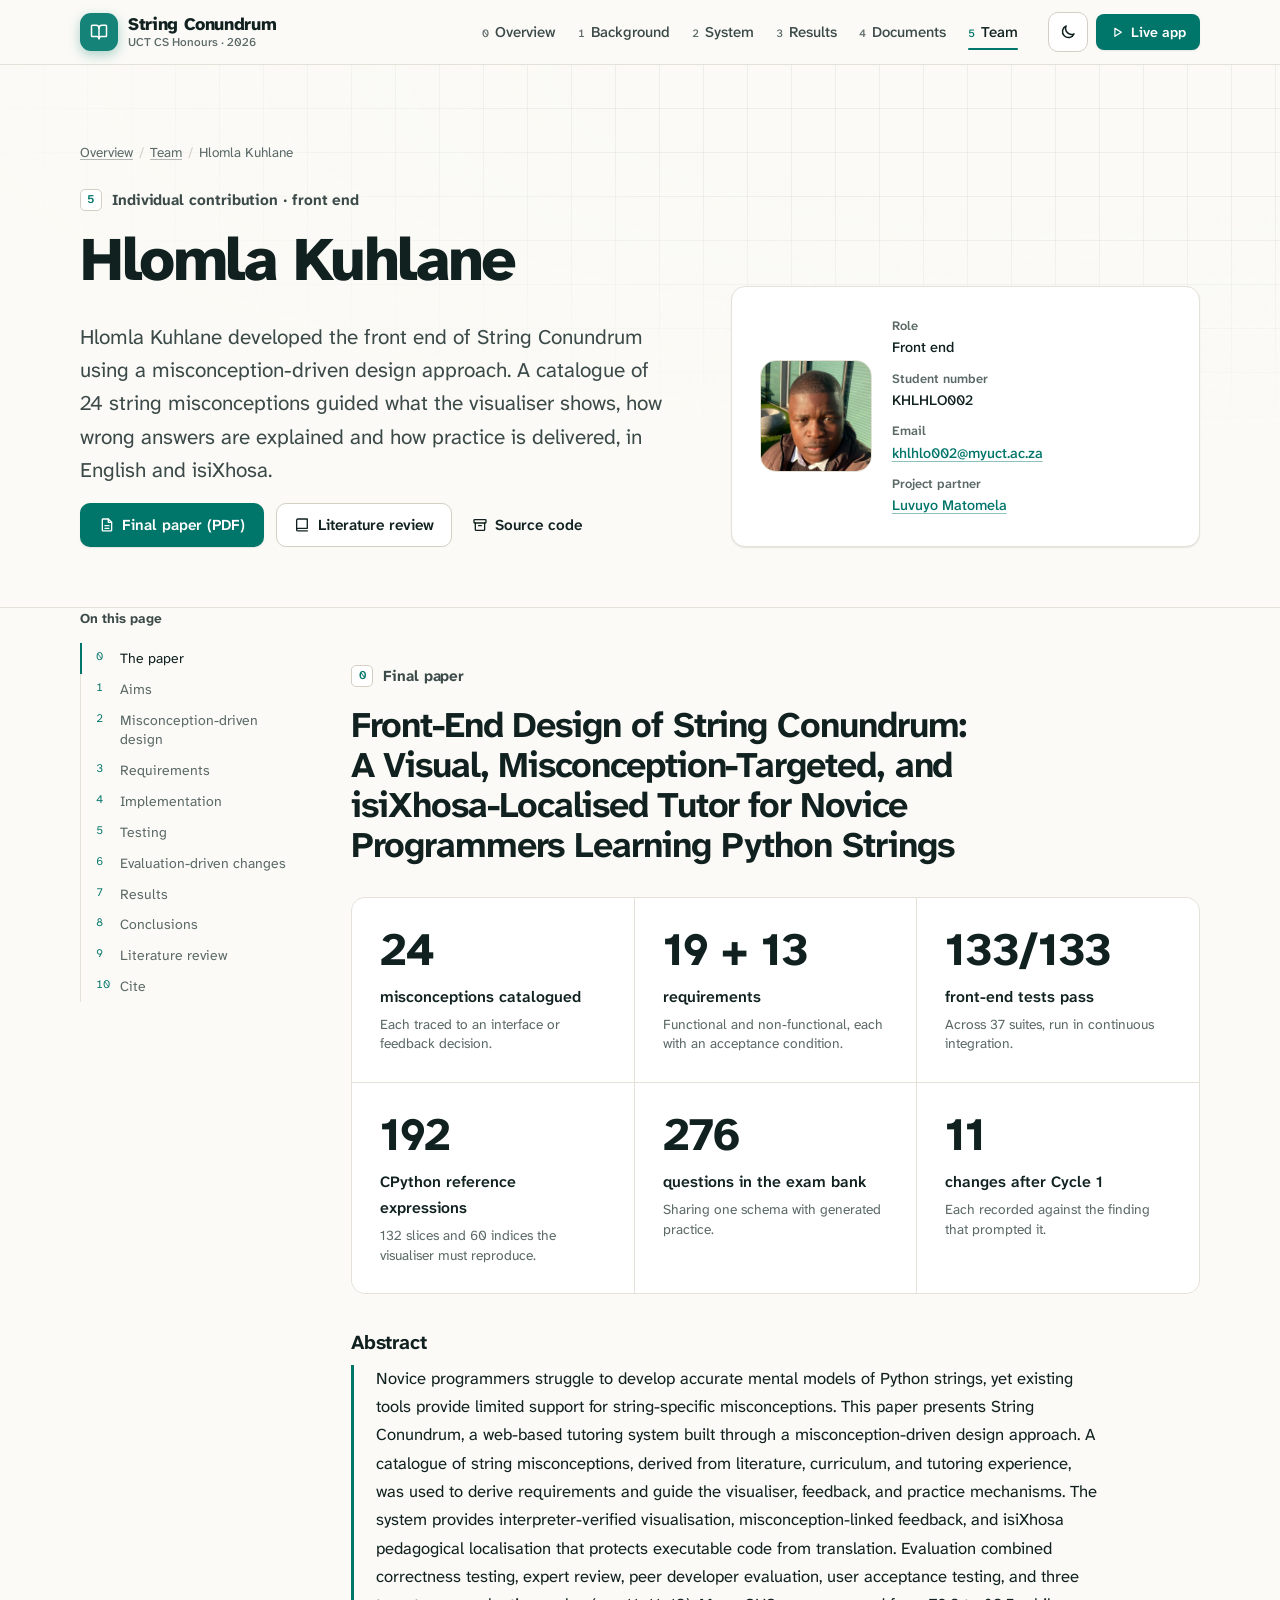
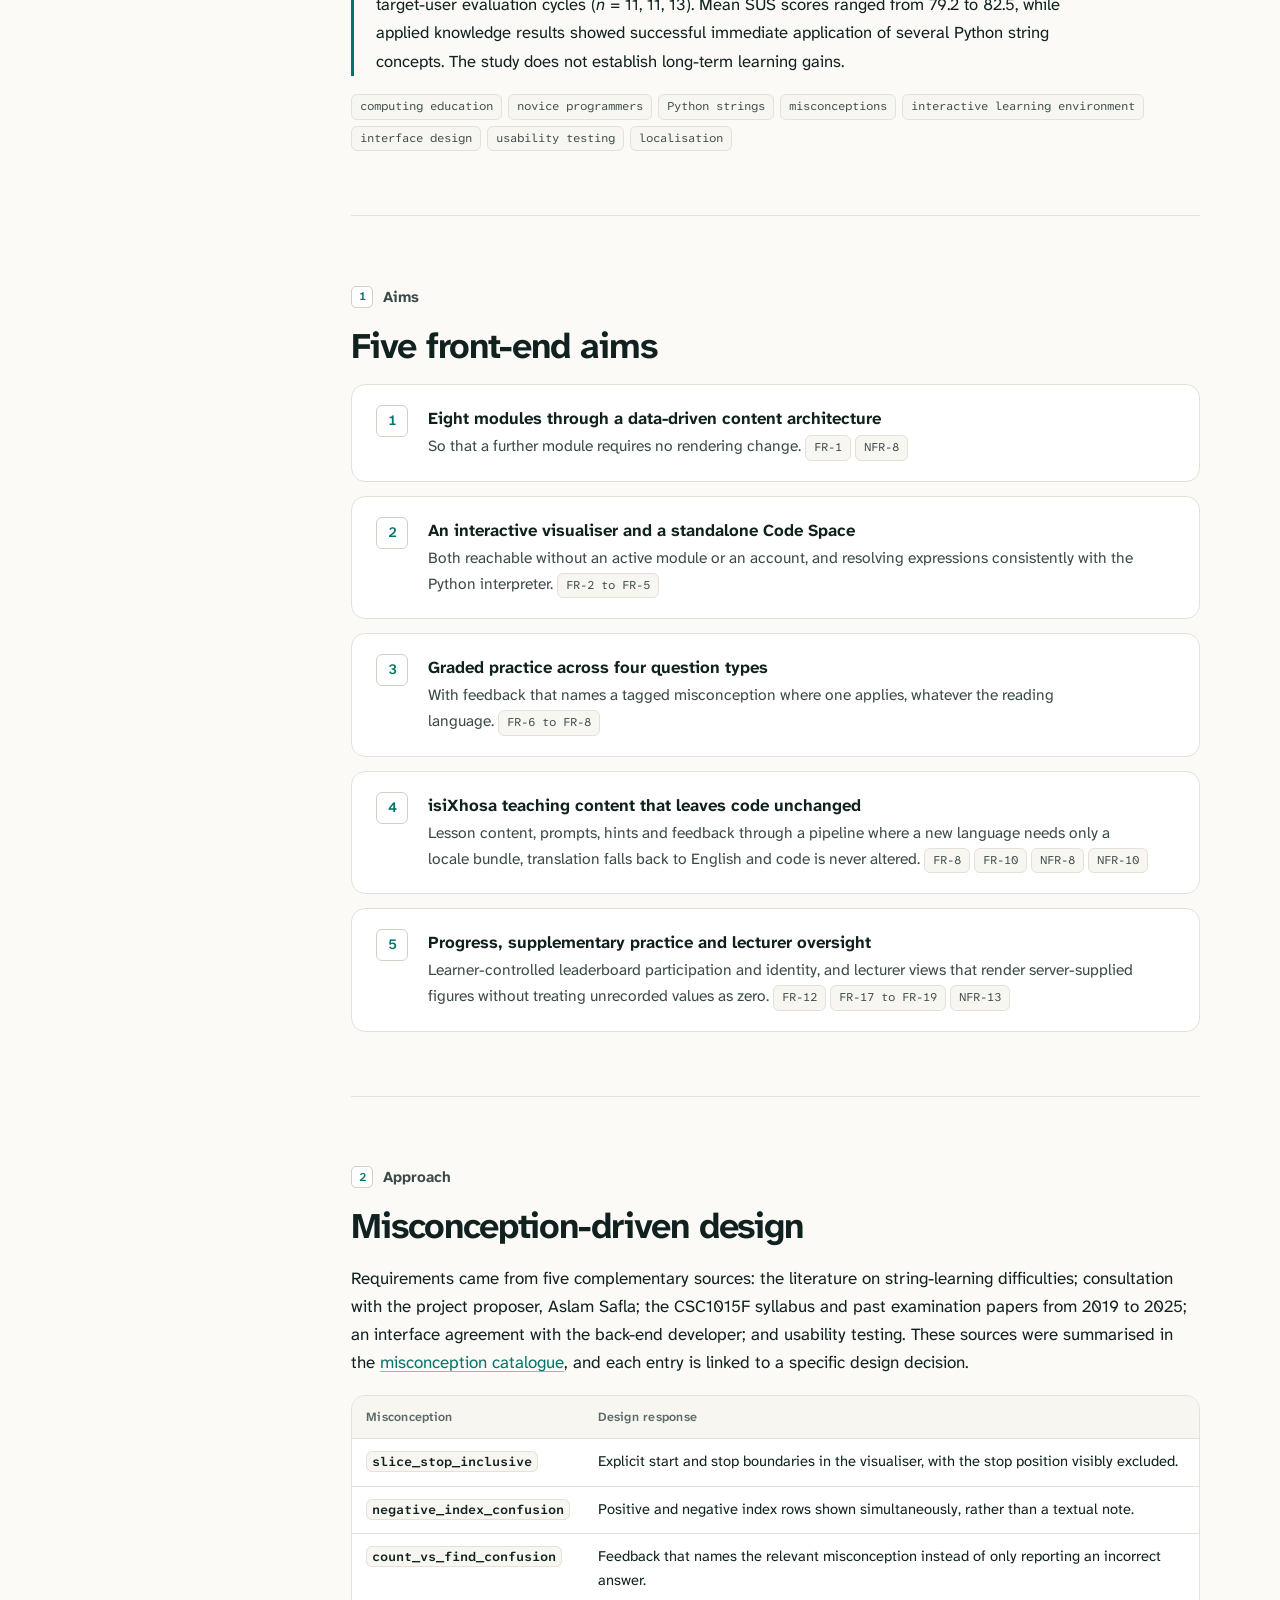
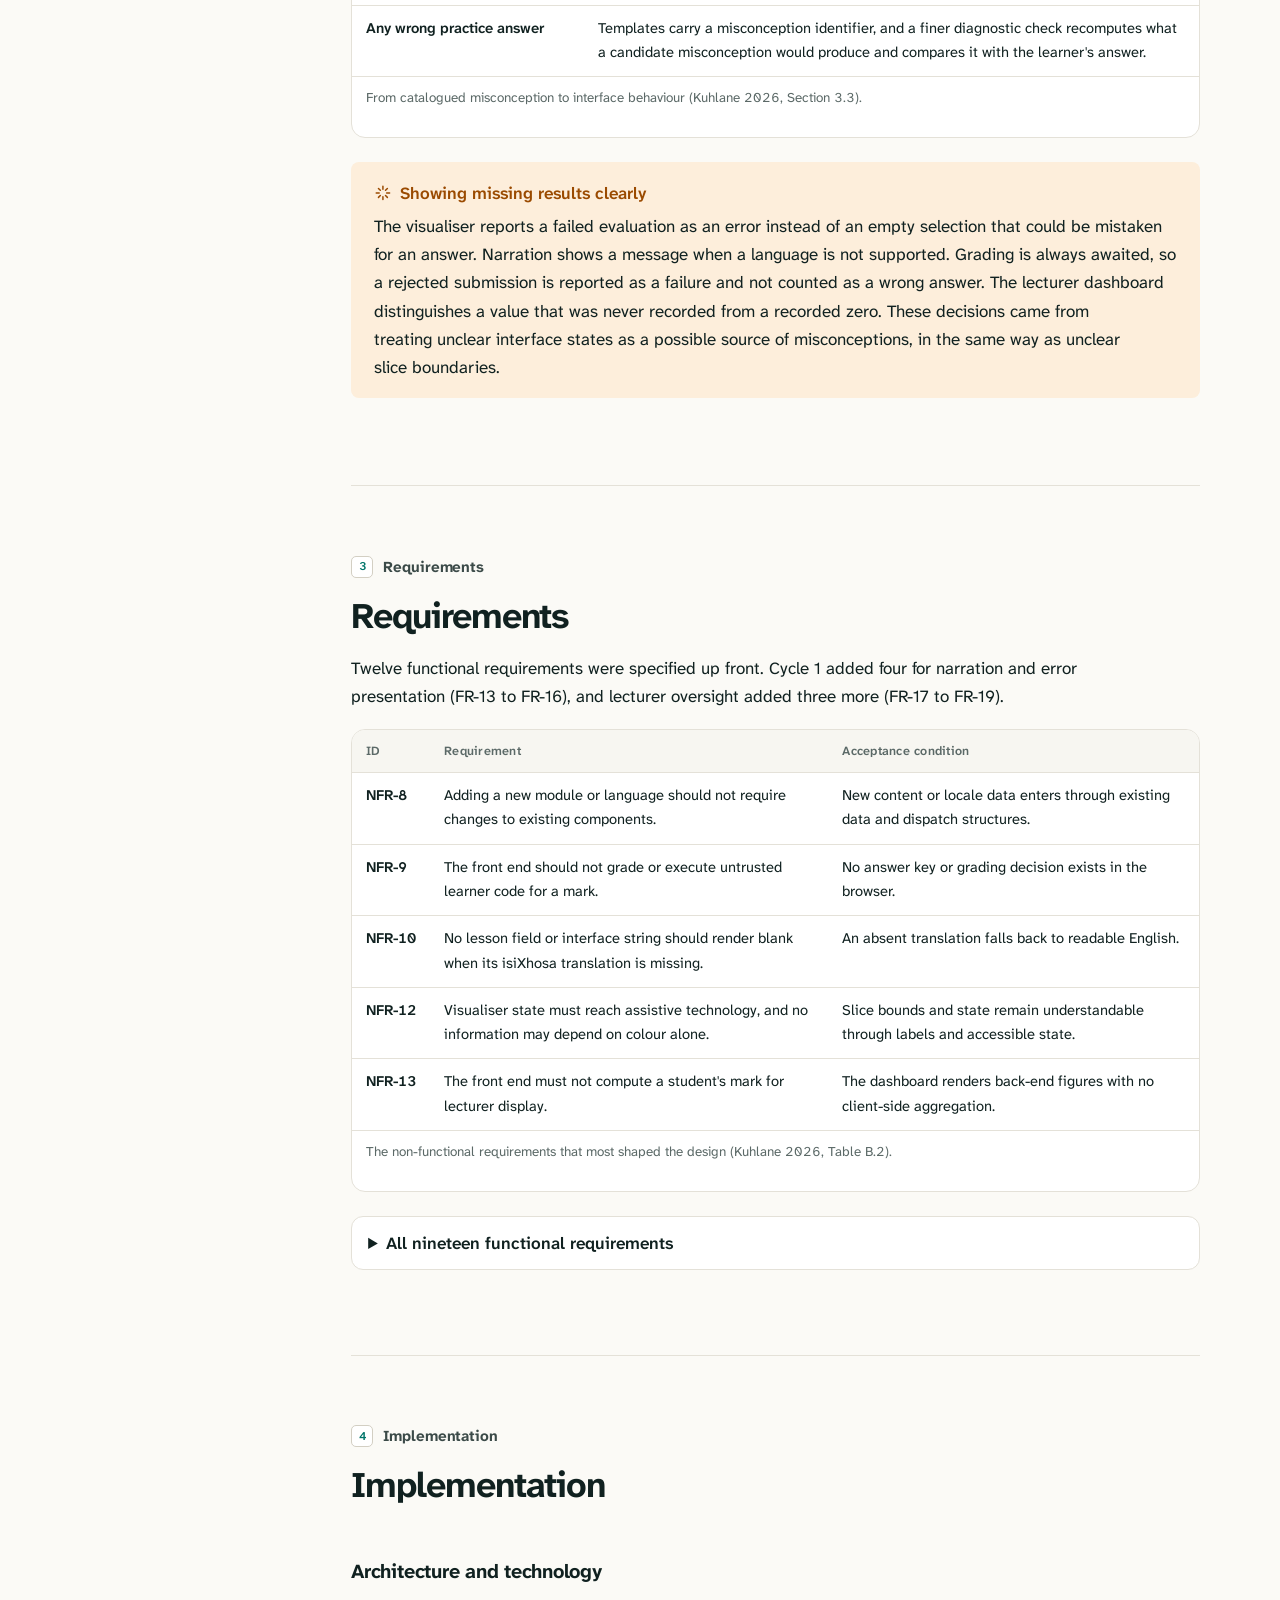
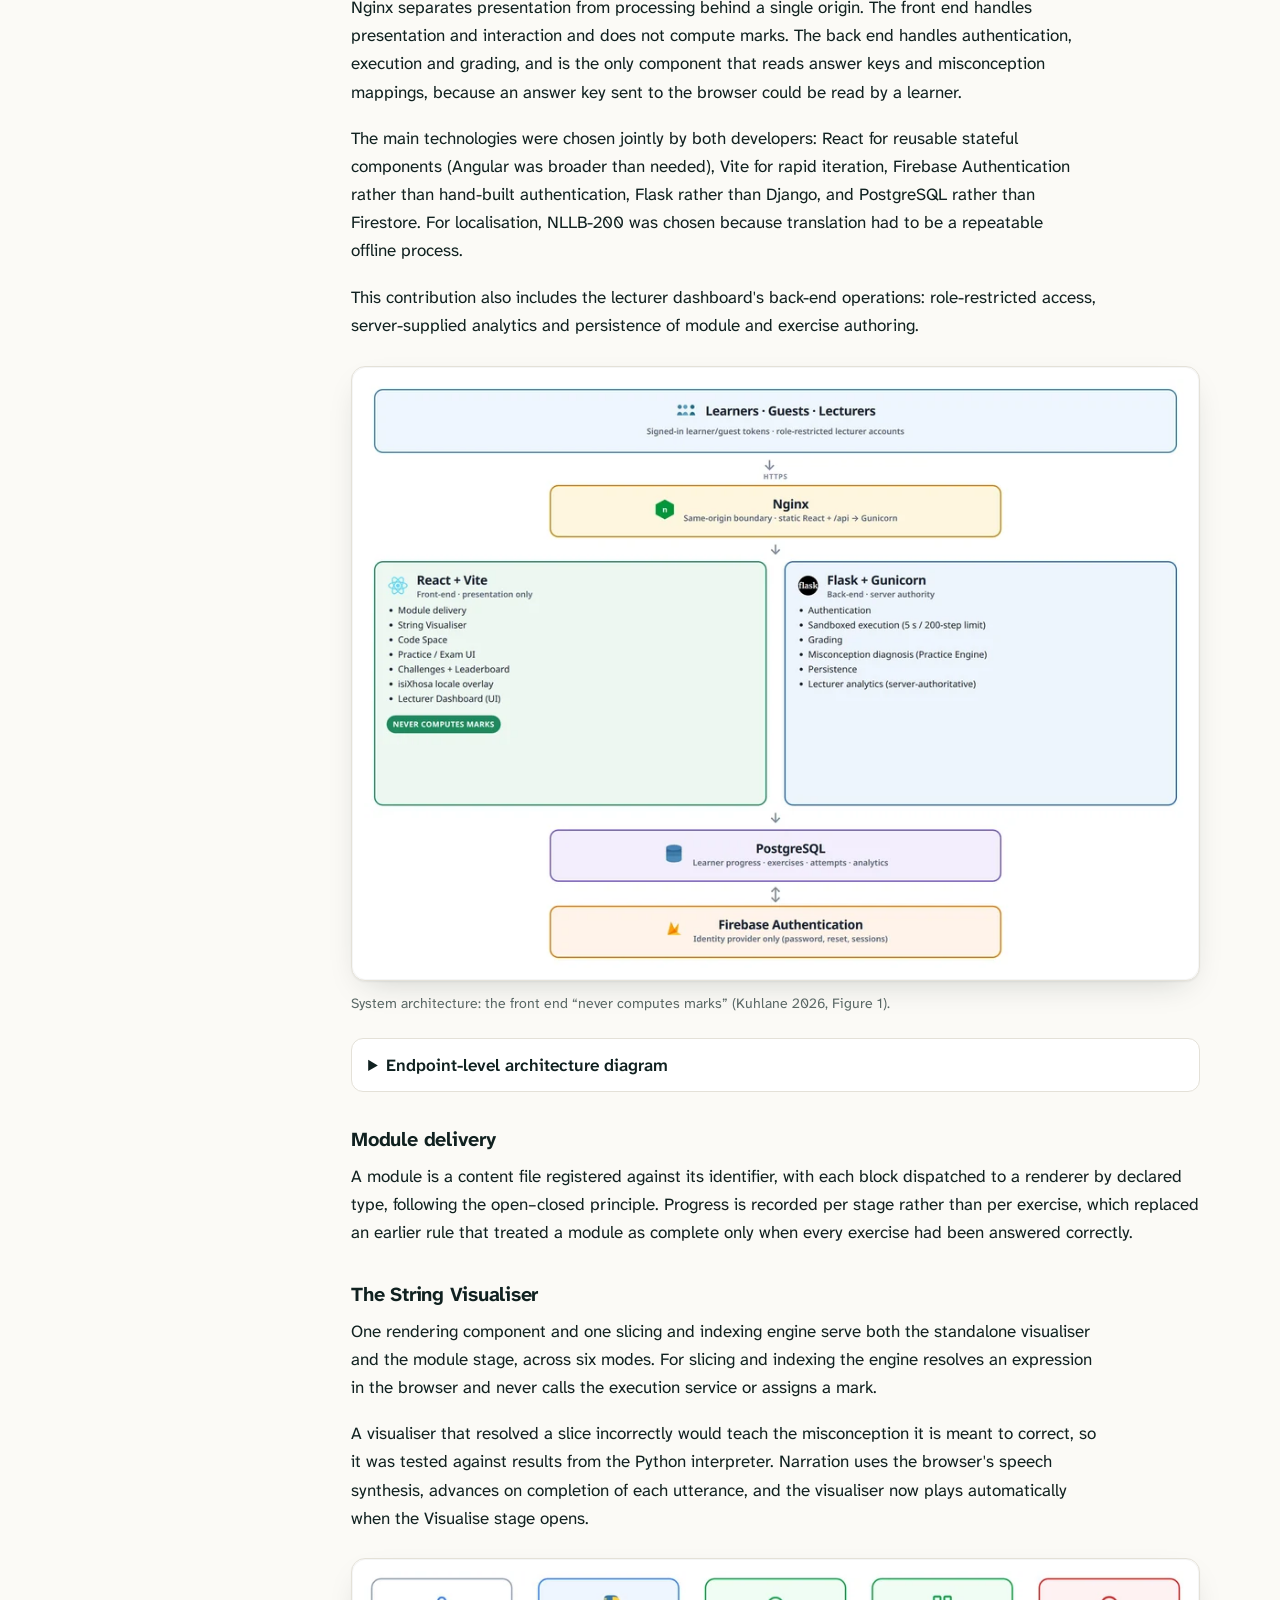
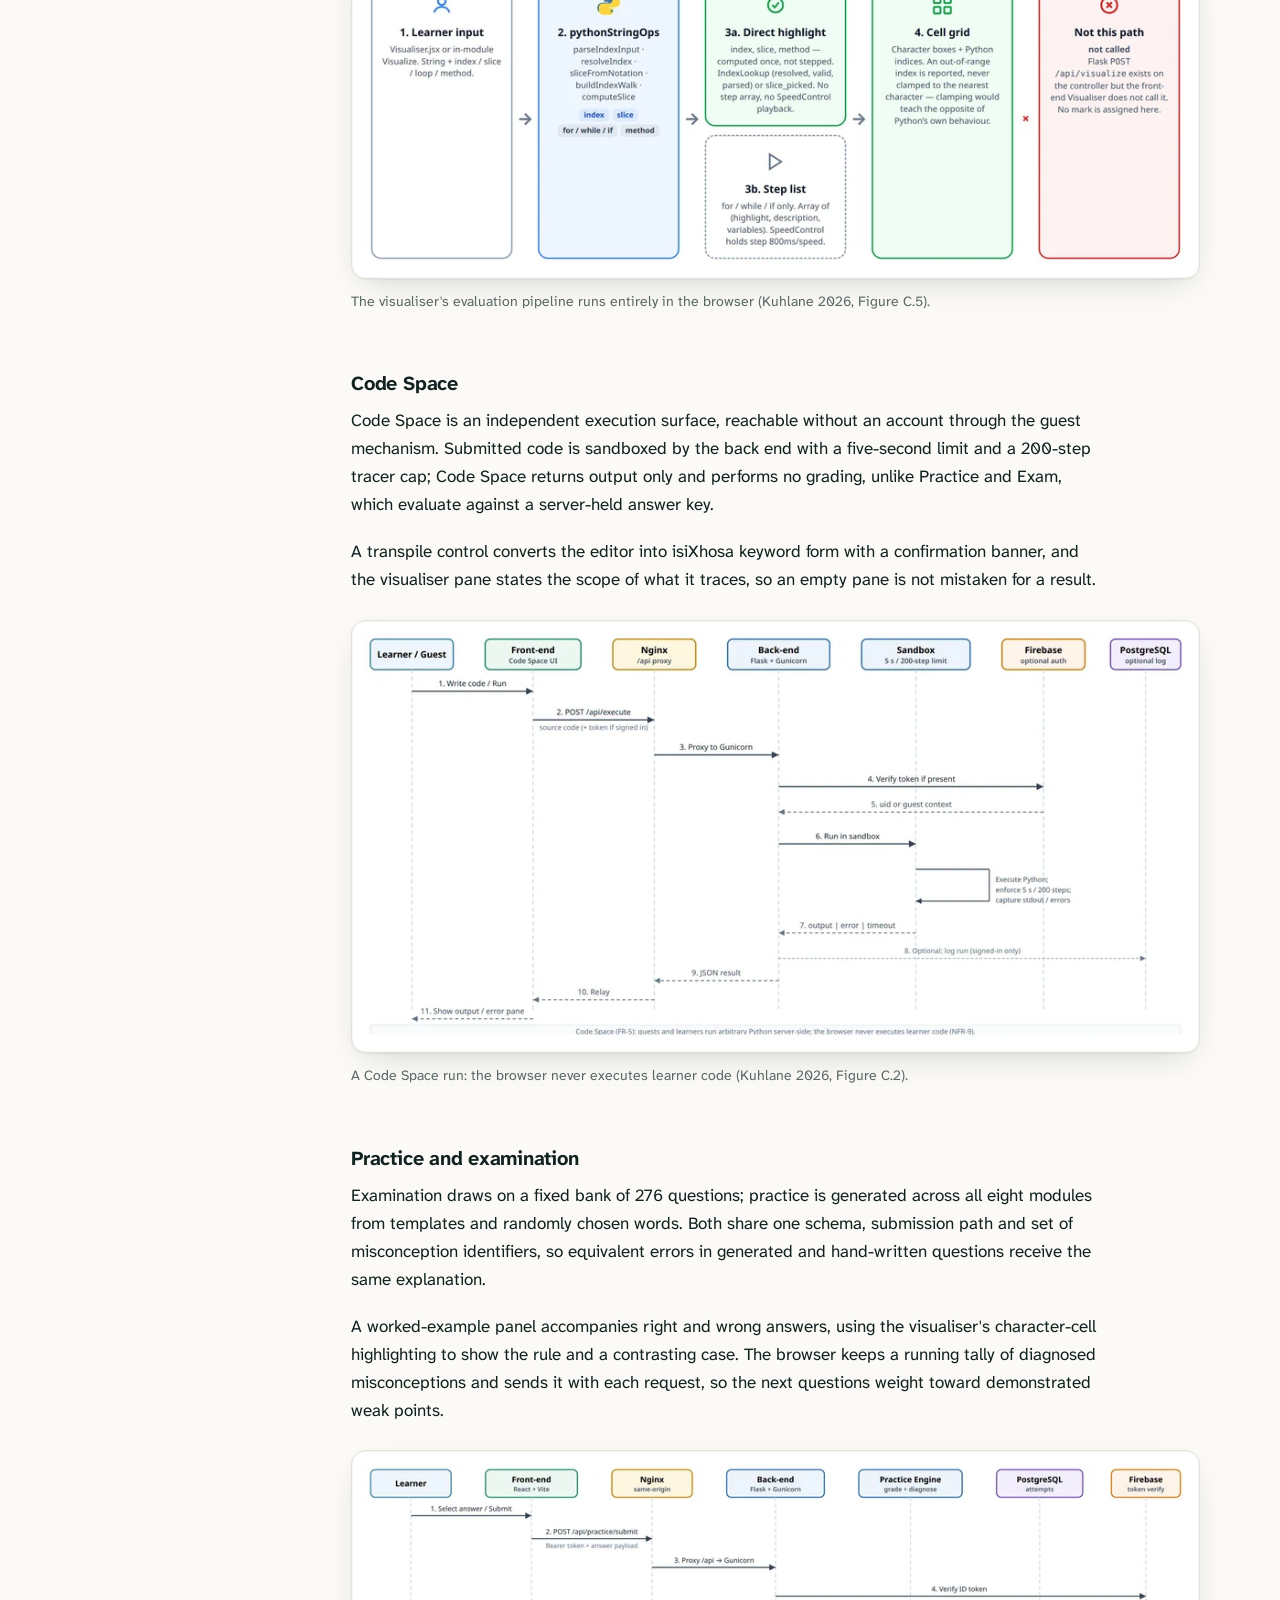
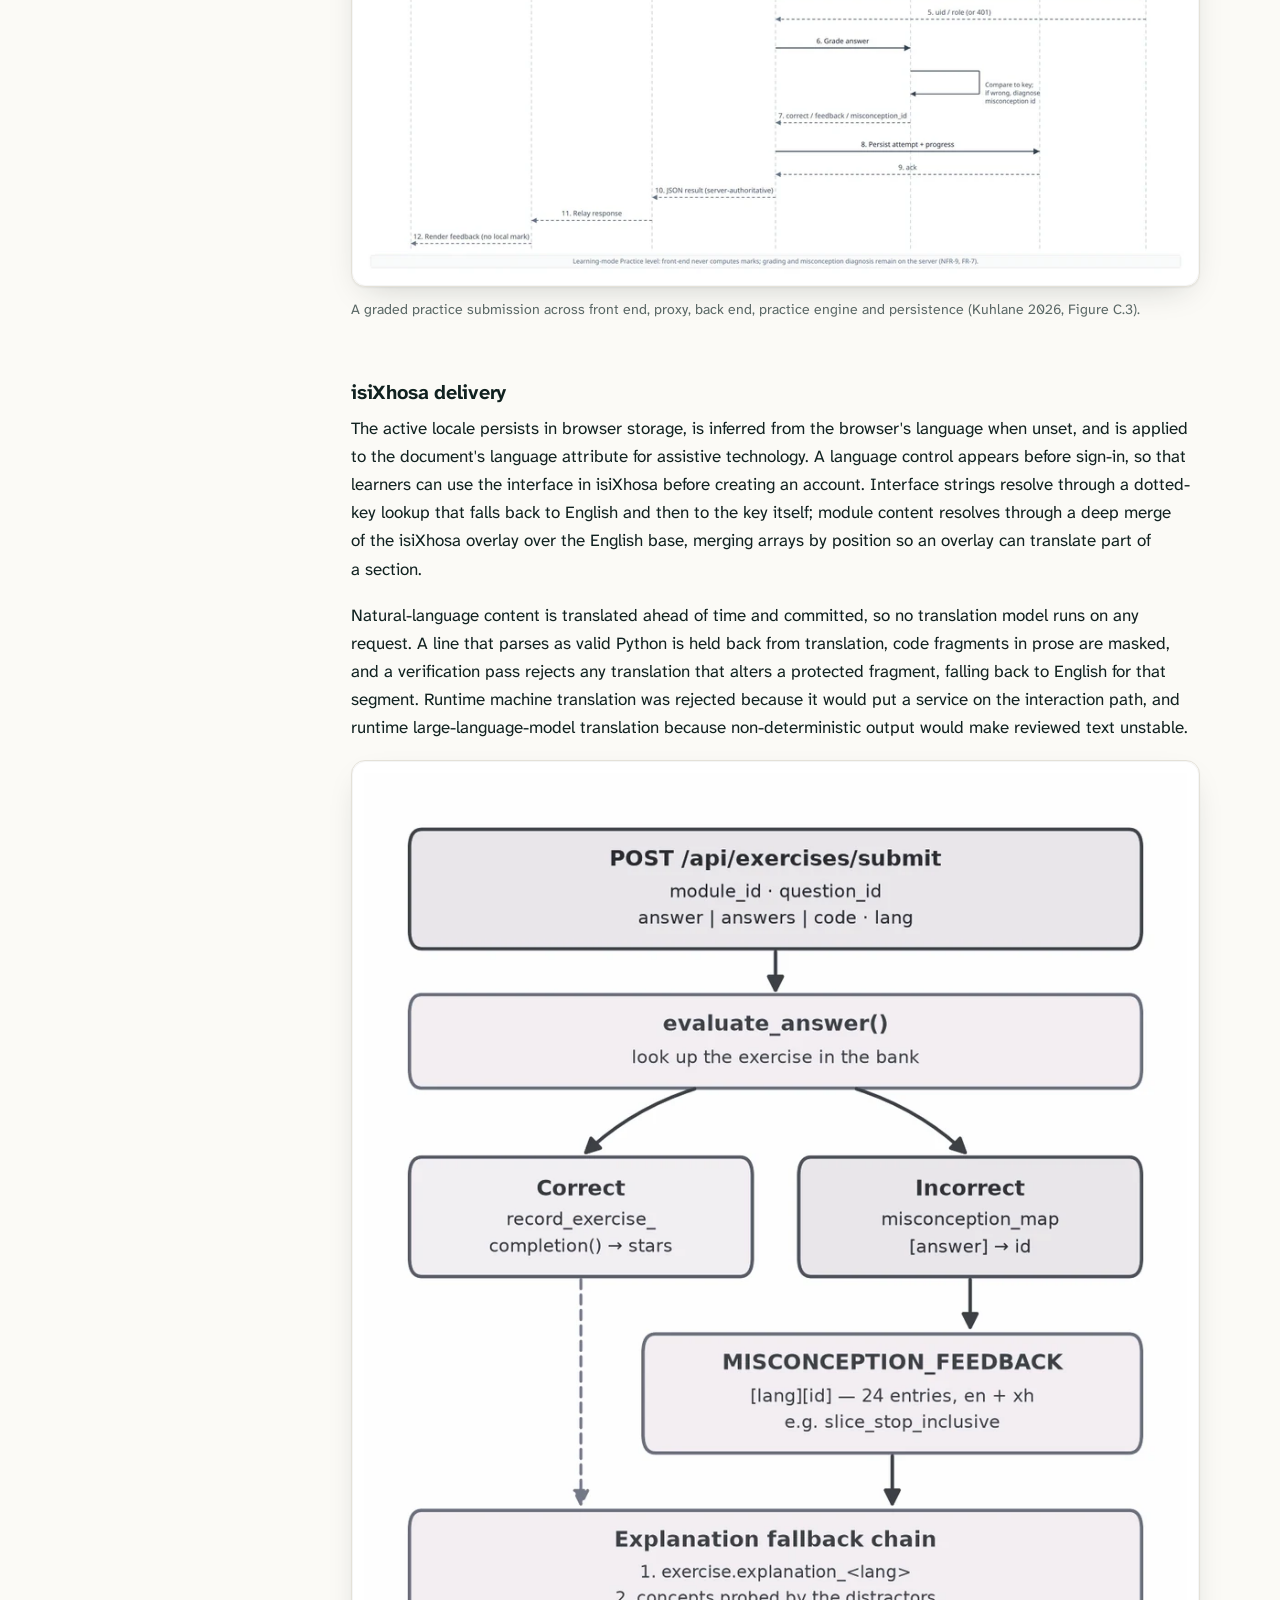
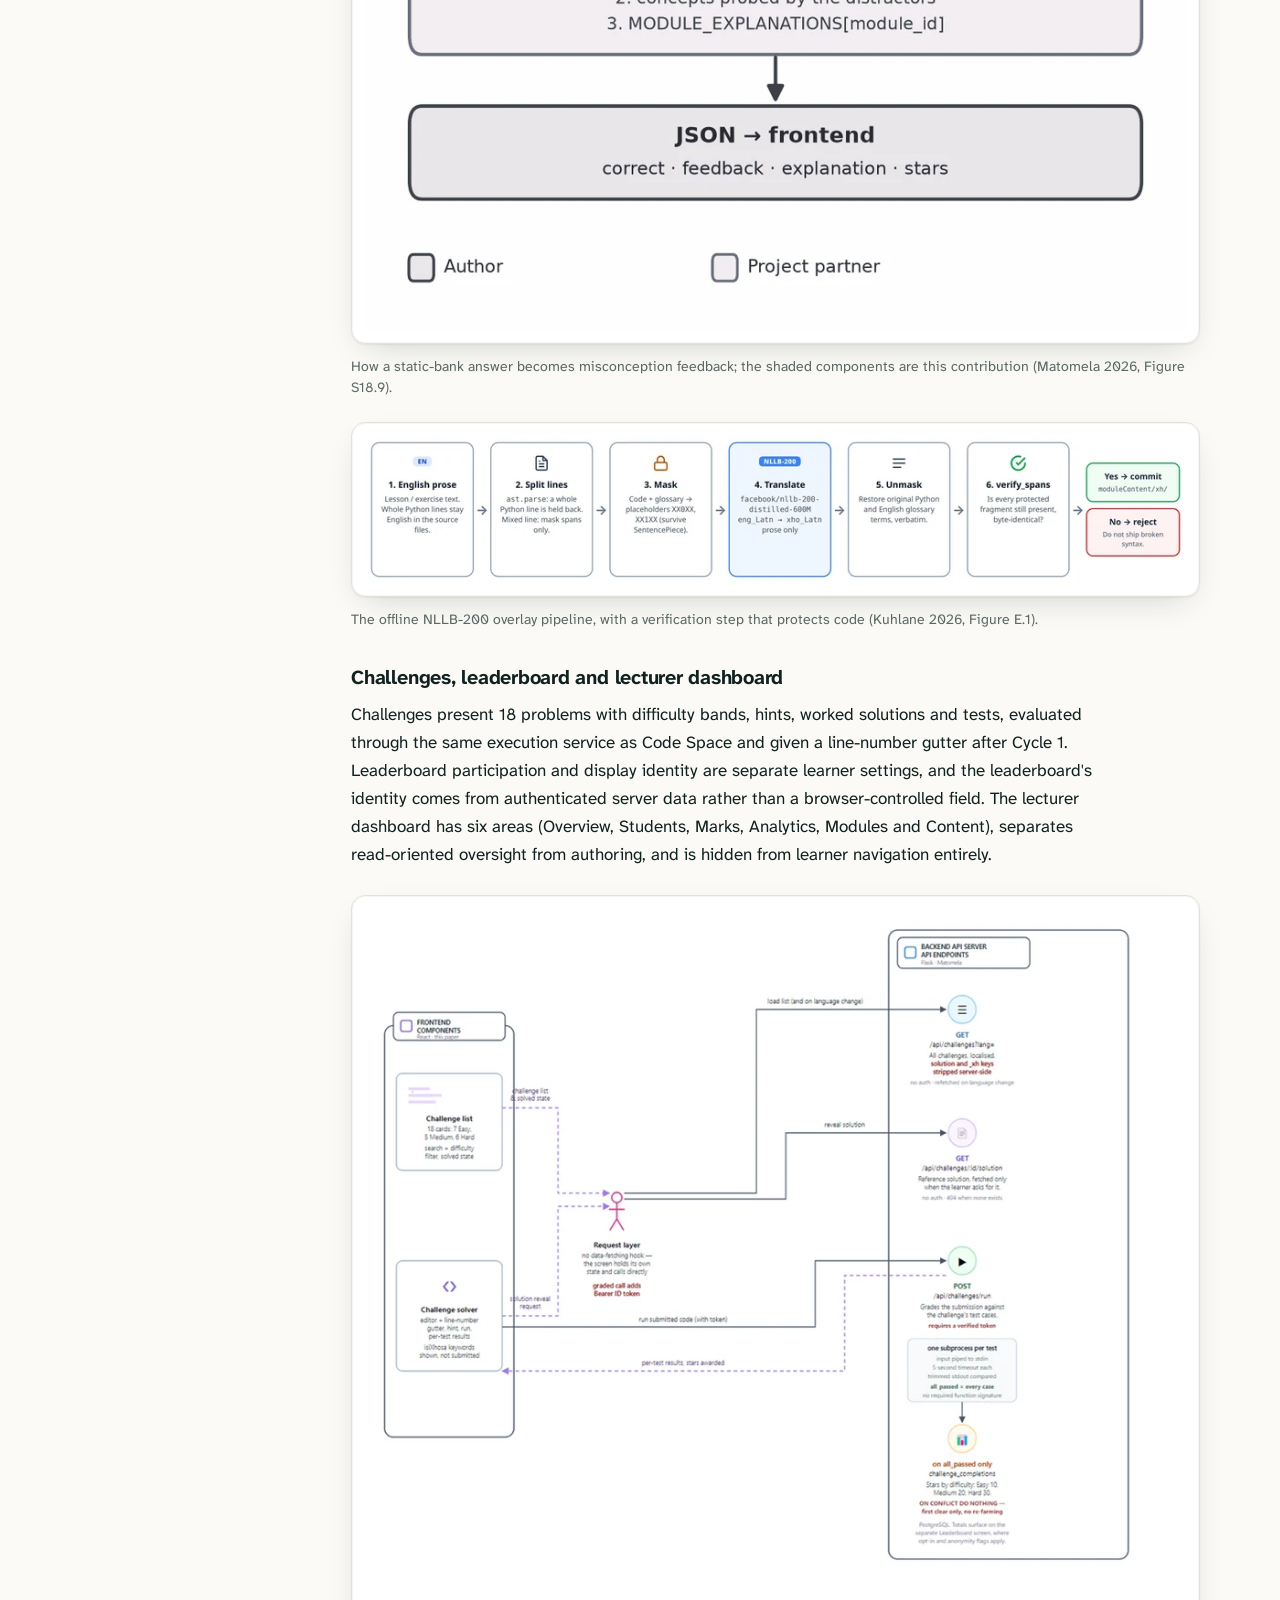
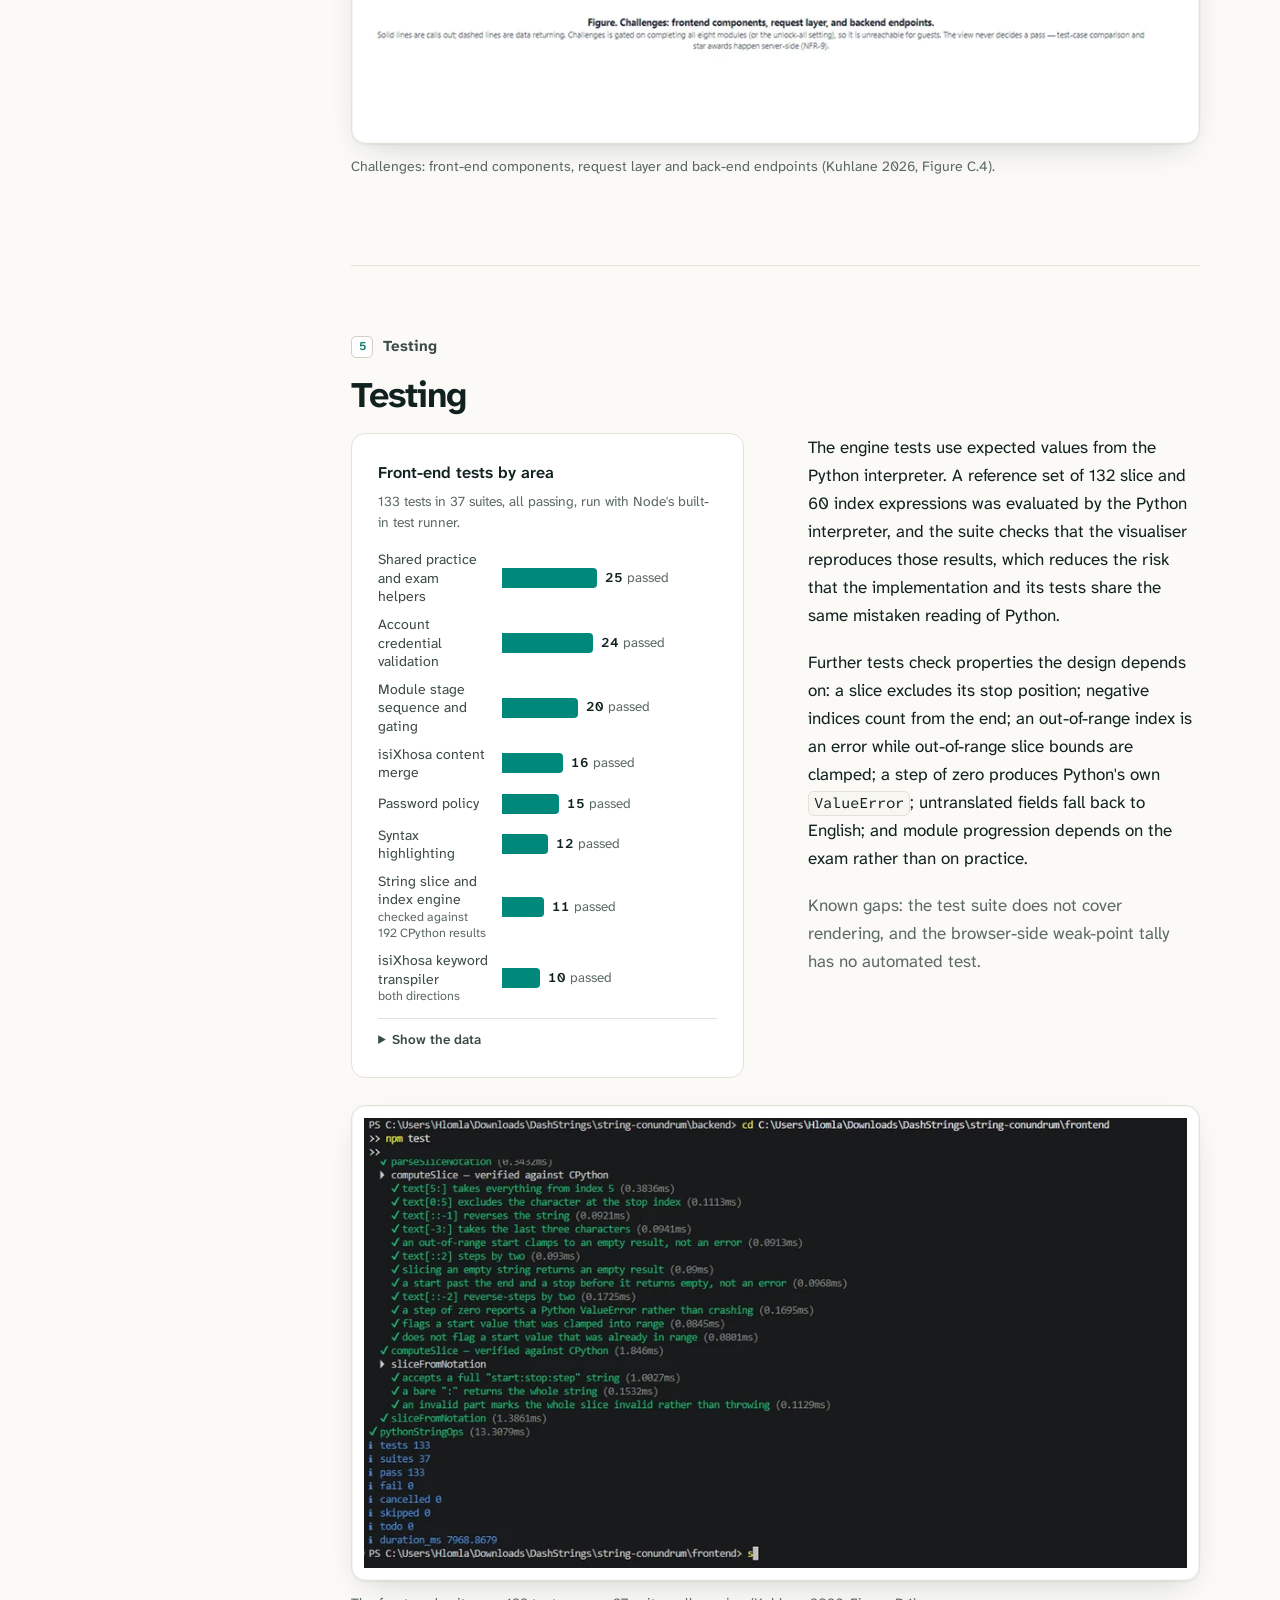
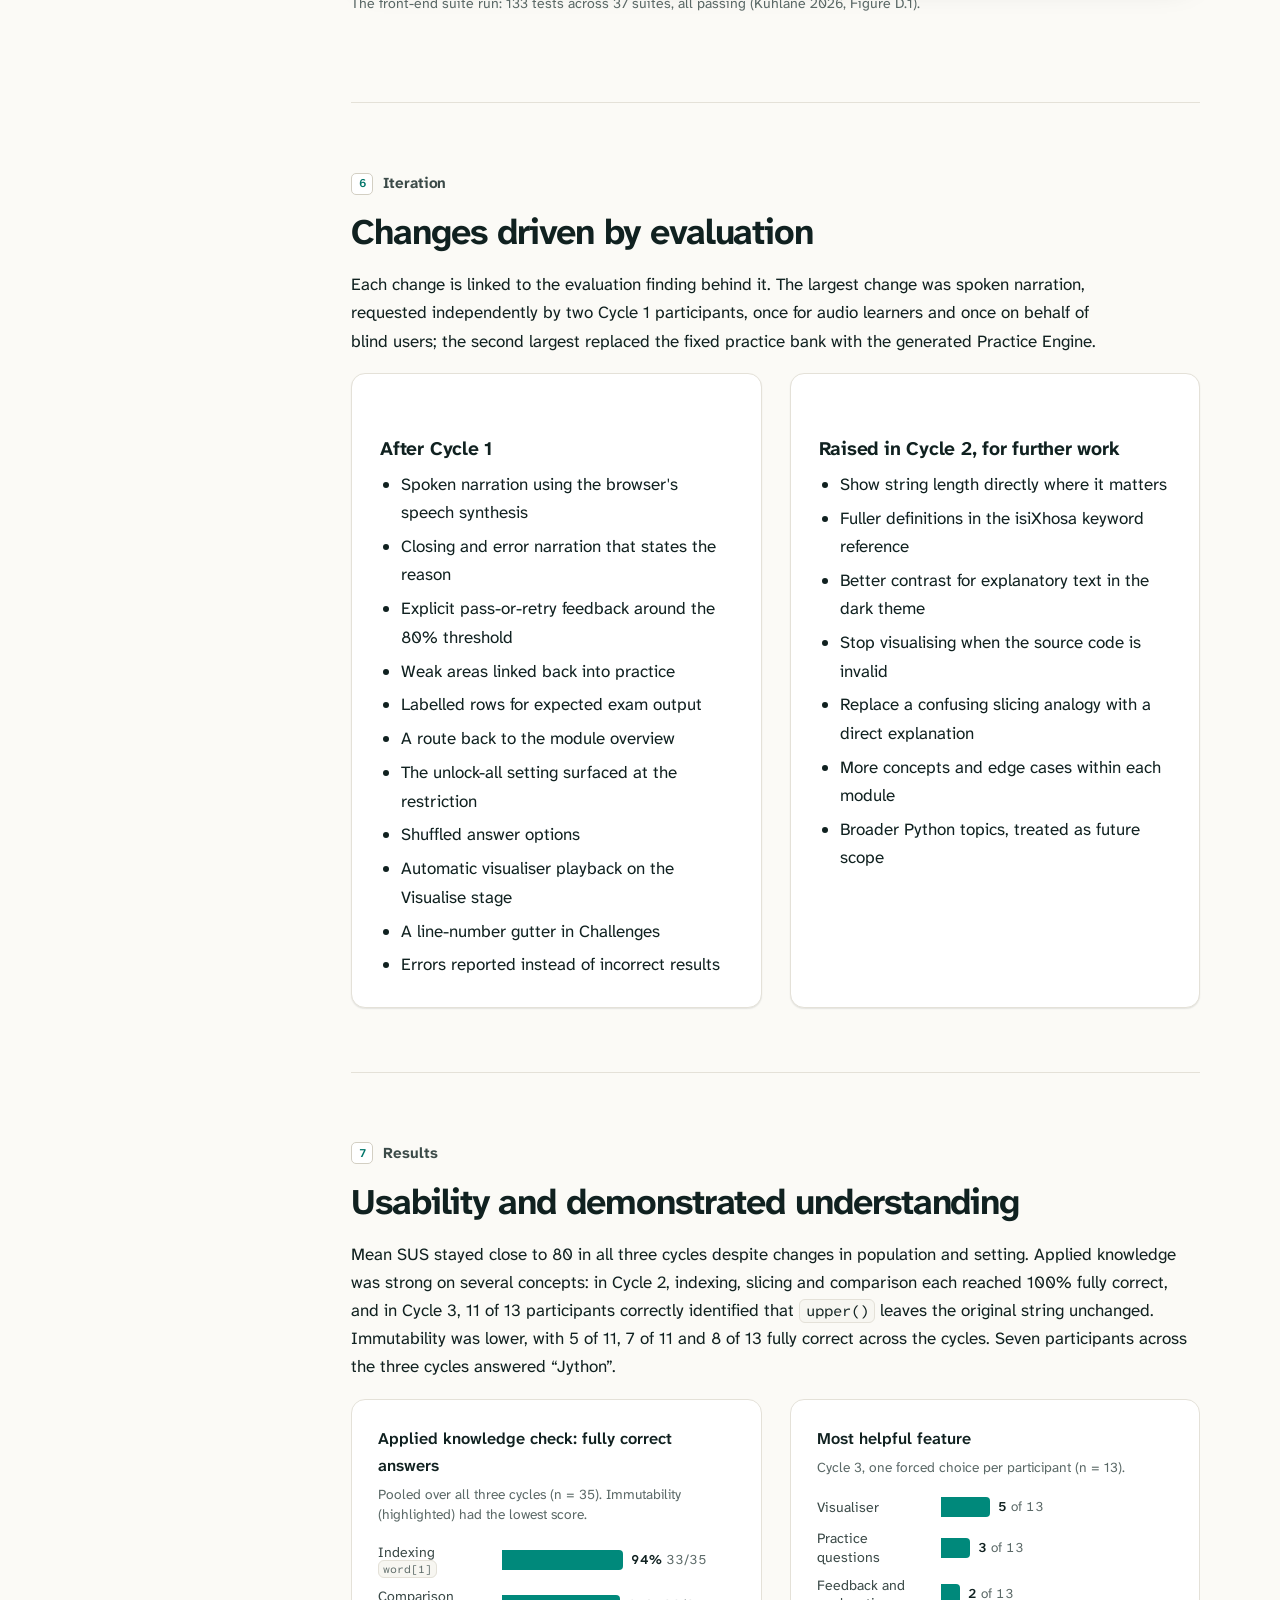
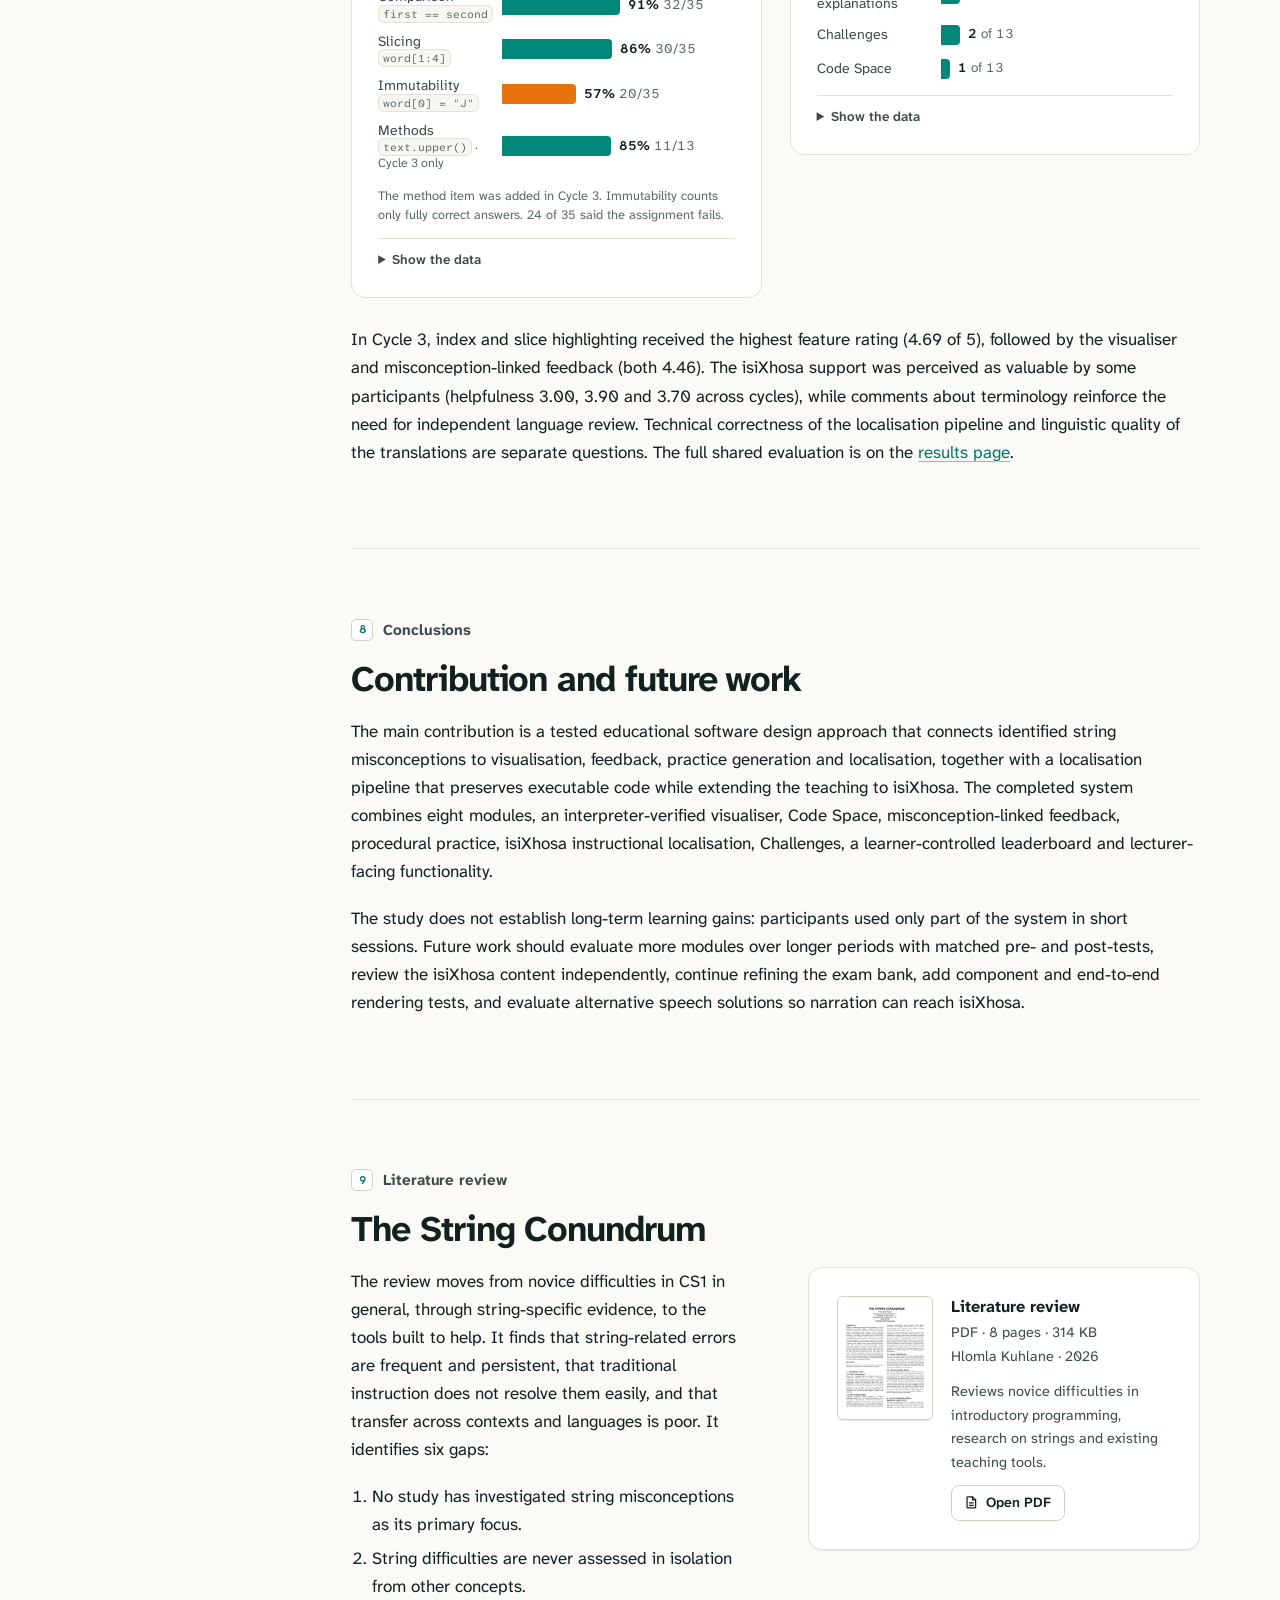
<file: string-conundrum-website/kuhlane/index.html>
<!DOCTYPE html>
<html lang="en">
<head>
<meta charset="utf-8">
<meta name="viewport" content="width=device-width, initial-scale=1">
<title>Hlomla Kuhlane: front end · String Conundrum</title>
<meta name="description" content="Hlomla Kuhlane's individual contribution to String Conundrum: misconception-driven interface design, the six-mode visualiser, Code Space, practice and exams, isiXhosa localisation and the lecturer dashboard.">
<meta name="author" content="Hlomla Kuhlane and Luvuyo Matomela">
<meta name="color-scheme" content="light dark">
<meta name="theme-color" content="#fbfaf6" media="(prefers-color-scheme: light)">
<meta name="theme-color" content="#0d1211" media="(prefers-color-scheme: dark)">
<link rel="icon" href="../assets/img/favicon.svg" type="image/svg+xml">
<link rel="icon" href="../assets/img/favicon-32.png" sizes="32x32" type="image/png">
<link rel="apple-touch-icon" href="../assets/img/apple-touch-icon.png">
<link rel="stylesheet" href="../assets/css/site.css">
<script>(function(){var d=document.documentElement;d.classList.add('js');try{var t=localStorage.getItem('sc-theme');if(t==='light'||t==='dark'){d.setAttribute('data-theme',t);}}catch(e){}})();</script>
<script src="../assets/js/site.js" defer></script>
</head>
<body>
<a class="skip-link" href="#main">Skip to content</a>
<header class="site-header">
  <div class="wrap header-inner">
    <a class="brand" href="../index.html"><span class="brand-logo" aria-hidden="true"><svg viewBox="0 0 24 24"><path d="M12 7v14"/><path d="M3 18a1 1 0 0 1-1-1V4a1 1 0 0 1 1-1h5a4 4 0 0 1 4 4 4 4 0 0 1 4-4h5a1 1 0 0 1 1 1v13a1 1 0 0 1-1 1h-6a3 3 0 0 0-3 3 3 3 0 0 0-3-3z"/></svg></span><span class="brand-text"><span class="brand-name">String Conundrum</span><span class="brand-sub">UCT CS Honours · 2026</span></span></a>
    <nav id="site-nav" class="site-nav" aria-label="Main"><ul><li><a href="../index.html"><span class="nav-i">0</span>Overview</a></li><li><a href="../background.html"><span class="nav-i">1</span>Background</a></li><li><a href="../system.html"><span class="nav-i">2</span>System</a></li><li><a href="../results.html"><span class="nav-i">3</span>Results</a></li><li><a href="../documents.html"><span class="nav-i">4</span>Documents</a></li><li><a href="../team.html" aria-current="page"><span class="nav-i">5</span>Team</a></li></ul></nav>
    <div class="header-actions">
      <button class="icon-btn theme-toggle" type="button" aria-label="Switch colour theme"><svg class="icon i-moon" viewBox="0 0 24 24" aria-hidden="true"><path d="M20 14.5A8 8 0 0 1 9.5 4 8 8 0 1 0 20 14.5z"/></svg><svg class="icon i-sun" viewBox="0 0 24 24" aria-hidden="true"><circle cx="12" cy="12" r="4"/><path d="M12 2.5v2M12 19.5v2M4.6 4.6 6 6M18 18l1.4 1.4M2.5 12h2M19.5 12h2M4.6 19.4 6 18M18 6l1.4-1.4"/></svg></button>
      <a class="btn btn-sm btn-primary btn-live" href="http://string-1.cs.uct.ac.za/" rel="external noopener" title="Non-permanent external link to the deployed application"><svg class="icon" viewBox="0 0 24 24" aria-hidden="true"><path d="M8 5.5v13l10.5-6.5z"/></svg><span>Live app</span><span class="sr-only"> (non-permanent external link)</span></a>
      <button class="icon-btn nav-toggle" type="button" aria-expanded="false" aria-controls="site-nav"><svg class="icon" viewBox="0 0 24 24" aria-hidden="true"><path d="M4 7h16M4 12h16M4 17h16"/></svg><span class="sr-only">Menu</span></button>
    </div>
  </div>
</header>
<main id="main">
<section class="page-hero">
  <div class="wrap">
    <nav class="crumbs" aria-label="Breadcrumb"><ol><li><a href="../index.html">Overview</a></li><li><a href="../team.html">Team</a></li><li><span aria-current="page">Hlomla Kuhlane</span></li></ol></nav>
    <div class="page-hero-grid">
      <div>
        <p class="eyebrow"><span class="idx">5</span>Individual contribution · front end</p>
        <h1>Hlomla Kuhlane</h1>
        <p class="lede">Hlomla Kuhlane developed the front end of String Conundrum using a misconception-driven design approach. A catalogue of 24 string misconceptions guided what the visualiser shows, how wrong answers are explained and how practice is delivered, in English and isiXhosa.</p>
        <div class="btn-row mt-1">
          <a class="btn btn-primary" href="../kuhlane/docs/kuhlane-final-paper.pdf"><svg class="icon" viewBox="0 0 24 24" aria-hidden="true"><path d="M14 3H6a1 1 0 0 0-1 1v16a1 1 0 0 0 1 1h12a1 1 0 0 0 1-1V8z"/><path d="M14 3v5h5M9 13h6M9 17h6"/></svg>Final paper (PDF)</a>
          <a class="btn btn-secondary" href="../kuhlane/docs/kuhlane-literature-review.pdf"><svg class="icon" viewBox="0 0 24 24" aria-hidden="true"><path d="M4 19V5a2 2 0 0 1 2-2h14v14H6a2 2 0 0 0-2 2zm0 0a2 2 0 0 0 2 2h14"/></svg>Literature review</a>
          <a class="btn btn-ghost" href="../code/string-conundrum-source.zip"><svg class="icon" viewBox="0 0 24 24" aria-hidden="true"><rect x="3" y="4" width="18" height="5" rx="1"/><path d="M5 9v10a1 1 0 0 0 1 1h12a1 1 0 0 0 1-1V9M10 13h4"/></svg>Source code</a>
        </div>
      </div>
      <aside class="card profile">
        <img class="profile-photo" src="../assets/img/team/kuhlane.webp" width="480" height="480" alt="Portrait of Hlomla Kuhlane">
        <dl class="profile-dl">
          <div><dt>Role</dt><dd>Front end</dd></div>
          <div><dt>Student number</dt><dd>KHLHLO002</dd></div>
          <div><dt>Email</dt><dd><a href="mailto:khlhlo002@myuct.ac.za">khlhlo002@myuct.ac.za</a></dd></div>
          <div><dt>Project partner</dt><dd><a href="../matomela/index.html">Luvuyo Matomela</a></dd></div>
        </dl>
      </aside>
    </div>
  </div>
</section>

<div class="wrap with-toc">
<nav class="toc" aria-label="On this page"><p class="toc-title">On this page</p><ol><li><a href="#paper"><span class="toc-i">0</span>The paper</a></li><li><a href="#aims"><span class="toc-i">1</span>Aims</a></li><li><a href="#method"><span class="toc-i">2</span>Misconception-driven design</a></li><li><a href="#requirements"><span class="toc-i">3</span>Requirements</a></li><li><a href="#implementation"><span class="toc-i">4</span>Implementation</a></li><li><a href="#testing"><span class="toc-i">5</span>Testing</a></li><li><a href="#iteration"><span class="toc-i">6</span>Evaluation-driven changes</a></li><li><a href="#results"><span class="toc-i">7</span>Results</a></li><li><a href="#conclusion"><span class="toc-i">8</span>Conclusions</a></li><li><a href="#literature"><span class="toc-i">9</span>Literature review</a></li><li><a href="#cite"><span class="toc-i">10</span>Cite</a></li></ol></nav>
<div>

<section class="content-section" id="paper" data-toc="The paper">
  <p class="eyebrow"><span class="idx">0</span>Final paper</p>
  <h2>Front-End Design of String Conundrum: A Visual, Misconception-Targeted, and isiXhosa-Localised Tutor for Novice Programmers Learning Python Strings</h2>
  <div class="stats mt-2 mb-2">
    <div class="stat"><span class="stat-value">24</span><span class="stat-label">misconceptions catalogued</span><span class="stat-note">Each traced to an interface or feedback decision.</span></div>
    <div class="stat"><span class="stat-value">19 + 13</span><span class="stat-label">requirements</span><span class="stat-note">Functional and non-functional, each with an acceptance condition.</span></div>
    <div class="stat"><span class="stat-value">133/133</span><span class="stat-label">front-end tests pass</span><span class="stat-note">Across 37 suites, run in continuous integration.</span></div>
    <div class="stat"><span class="stat-value">192</span><span class="stat-label">CPython reference expressions</span><span class="stat-note">132 slices and 60 indices the visualiser must reproduce.</span></div>
    <div class="stat"><span class="stat-value">276</span><span class="stat-label">questions in the exam bank</span><span class="stat-note">Sharing one schema with generated practice.</span></div>
    <div class="stat"><span class="stat-value">11</span><span class="stat-label">changes after Cycle 1</span><span class="stat-note">Each recorded against the finding that prompted it.</span></div>
  </div>
  <h3>Abstract</h3>
  <div class="prose abstract">
    <p>Novice programmers struggle to develop accurate mental models of Python strings, yet existing tools provide limited support for string-specific misconceptions. This paper presents String Conundrum, a web-based tutoring system built through a misconception-driven design approach. A catalogue of string misconceptions, derived from literature, curriculum, and tutoring experience, was used to derive requirements and guide the visualiser, feedback, and practice mechanisms. The system provides interpreter-verified visualisation, misconception-linked feedback, and isiXhosa pedagogical localisation that protects executable code from translation. Evaluation combined correctness testing, expert review, peer developer evaluation, user acceptance testing, and three target-user evaluation cycles (<i>n</i> = 11, 11, 13). Mean SUS scores ranged from 79.2 to 82.5, while applied knowledge results showed successful immediate application of several Python string concepts. The study does not establish long-term learning gains.</p>
  </div>
  <ul class="tag-list mt-1" aria-label="Keywords">
    <li class="tag">computing education</li><li class="tag">novice programmers</li><li class="tag">Python strings</li><li class="tag">misconceptions</li><li class="tag">interactive learning environment</li><li class="tag">interface design</li><li class="tag">usability testing</li><li class="tag">localisation</li>
  </ul>
</section>

<section class="content-section" id="aims" data-toc="Aims">
  <p class="eyebrow"><span class="idx">1</span>Aims</p>
  <h2>Five front-end aims</h2>
  <ol class="aims mt-1">
    <li class="aim"><span class="aim-n">1</span><div><h3>Eight modules through a data-driven content architecture</h3><p>So that a further module requires no rendering change. <span class="tag">FR-1</span> <span class="tag">NFR-8</span></p></div></li>
    <li class="aim"><span class="aim-n">2</span><div><h3>An interactive visualiser and a standalone Code Space</h3><p>Both reachable without an active module or an account, and resolving expressions consistently with the Python interpreter. <span class="tag">FR-2 to FR-5</span></p></div></li>
    <li class="aim"><span class="aim-n">3</span><div><h3>Graded practice across four question types</h3><p>With feedback that names a tagged misconception where one applies, whatever the reading language. <span class="tag">FR-6 to FR-8</span></p></div></li>
    <li class="aim"><span class="aim-n">4</span><div><h3>isiXhosa teaching content that leaves code unchanged</h3><p>Lesson content, prompts, hints and feedback through a pipeline where a new language needs only a locale bundle, translation falls back to English and code is never altered. <span class="tag">FR-8</span> <span class="tag">FR-10</span> <span class="tag">NFR-8</span> <span class="tag">NFR-10</span></p></div></li>
    <li class="aim"><span class="aim-n">5</span><div><h3>Progress, supplementary practice and lecturer oversight</h3><p>Learner-controlled leaderboard participation and identity, and lecturer views that render server-supplied figures without treating unrecorded values as zero. <span class="tag">FR-12</span> <span class="tag">FR-17 to FR-19</span> <span class="tag">NFR-13</span></p></div></li>
  </ol>
</section>

<section class="content-section" id="method" data-toc="Misconception-driven design">
  <p class="eyebrow"><span class="idx">2</span>Approach</p>
  <h2>Misconception-driven design</h2>
  <div class="prose-wide">
    <p>Requirements came from five complementary sources: the literature on string-learning difficulties; consultation with the project proposer, Aslam Safla; the CSC1015F syllabus and past examination papers from 2019 to 2025; an interface agreement with the back-end developer; and usability testing. These sources were summarised in the <a href="../background.html#catalogue">misconception catalogue</a>, and each entry is linked to a specific design decision.</p>
  </div>
  <div class="table-wrap mt-1">
    <table>
      <caption>From catalogued misconception to interface behaviour (Kuhlane 2026, Section 3.3).</caption>
      <thead><tr><th scope="col">Misconception</th><th scope="col">Design response</th></tr></thead>
      <tbody>
        <tr><th scope="row"><code>slice_stop_inclusive</code></th><td>Explicit start and stop boundaries in the visualiser, with the stop position visibly excluded.</td></tr>
        <tr><th scope="row"><code>negative_index_confusion</code></th><td>Positive and negative index rows shown simultaneously, rather than a textual note.</td></tr>
        <tr><th scope="row"><code>count_vs_find_confusion</code></th><td>Feedback that names the relevant misconception instead of only reporting an incorrect answer.</td></tr>
        <tr><th scope="row">Any wrong practice answer</th><td>Templates carry a misconception identifier, and a finer diagnostic check recomputes what a candidate misconception would produce and compares it with the learner's answer.</td></tr>
      </tbody>
    </table>
  </div>
  <div class="callout callout--accent">
    <p class="callout-title"><svg class="icon" viewBox="0 0 24 24" aria-hidden="true"><path d="M12 3v4M12 17v4M3 12h4M17 12h4M6 6l2.5 2.5M15.5 15.5 18 18M6 18l2.5-2.5M15.5 8.5 18 6"/></svg>Showing missing results clearly</p>
    <p>The visualiser reports a failed evaluation as an error instead of an empty selection that could be mistaken for an answer. Narration shows a message when a language is not supported. Grading is always awaited, so a rejected submission is reported as a failure and not counted as a wrong answer. The lecturer dashboard distinguishes a value that was never recorded from a recorded zero. These decisions came from treating unclear interface states as a possible source of misconceptions, in the same way as unclear slice boundaries.</p>
  </div>
</section>

<section class="content-section" id="requirements" data-toc="Requirements">
  <p class="eyebrow"><span class="idx">3</span>Requirements</p>
  <h2>Requirements</h2>
  <p class="prose">Twelve functional requirements were specified up front. Cycle 1 added four for narration and error presentation (FR-13 to FR-16), and lecturer oversight added three more (FR-17 to FR-19).</p>
  <div class="table-wrap mt-1">
    <table>
      <caption>The non-functional requirements that most shaped the design (Kuhlane 2026, Table B.2).</caption>
      <thead><tr><th scope="col">ID</th><th scope="col">Requirement</th><th scope="col">Acceptance condition</th></tr></thead>
      <tbody>
        <tr><th scope="row" class="nowrap">NFR-8</th><td>Adding a new module or language should not require changes to existing components.</td><td>New content or locale data enters through existing data and dispatch structures.</td></tr>
        <tr><th scope="row" class="nowrap">NFR-9</th><td>The front end should not grade or execute untrusted learner code for a mark.</td><td>No answer key or grading decision exists in the browser.</td></tr>
        <tr><th scope="row" class="nowrap">NFR-10</th><td>No lesson field or interface string should render blank when its isiXhosa translation is missing.</td><td>An absent translation falls back to readable English.</td></tr>
        <tr><th scope="row" class="nowrap">NFR-12</th><td>Visualiser state must reach assistive technology, and no information may depend on colour alone.</td><td>Slice bounds and state remain understandable through labels and accessible state.</td></tr>
        <tr><th scope="row" class="nowrap">NFR-13</th><td>The front end must not compute a student's mark for lecturer display.</td><td>The dashboard renders back-end figures with no client-side aggregation.</td></tr>
      </tbody>
    </table>
  </div>
  <details class="disclose"><summary>All nineteen functional requirements</summary>
    <div class="table-wrap">
      <table>
        <caption>Functional requirements and acceptance conditions (Kuhlane 2026, Table B.1).</caption>
        <thead><tr><th scope="col">ID</th><th scope="col">Requirement</th><th scope="col">Acceptance condition</th></tr></thead>
        <tbody>
          <tr><th scope="row" class="nowrap">FR-1</th><td>Present string topics as learning modules with step-through worked examples, including indexing, slicing and immutability.</td><td>All eight modules present the specified staged content.</td></tr>
          <tr><th scope="row" class="nowrap">FR-2</th><td>The visualiser displays a string as indexed characters and shows the effect of string operations.</td><td>Reference index and slice expressions reproduce Python's results.</td></tr>
          <tr><th scope="row" class="nowrap">FR-3</th><td>The visualiser provides play, pause and speed controls.</td><td>Each control changes playback as intended.</td></tr>
          <tr><th scope="row" class="nowrap">FR-4</th><td>The visualiser is usable independently of the modules, including by guests.</td><td>A guest can use the standalone visualiser.</td></tr>
          <tr><th scope="row" class="nowrap">FR-5</th><td>Code Space lets learners write and run Python independently of the lessons, showing output and errors.</td><td>A guest receives the right output or error for valid and invalid code.</td></tr>
          <tr><th scope="row" class="nowrap">FR-6</th><td>Each module includes graded practice exercises.</td><td>Each module exposes graded practice in the supported types.</td></tr>
          <tr><th scope="row" class="nowrap">FR-7</th><td>Where a wrong answer maps to a known misconception, the system returns feedback for it.</td><td>A diagnosed misconception returns its explanation.</td></tr>
          <tr><th scope="row" class="nowrap">FR-8</th><td>Lesson copy, interface text and feedback are available in English and isiXhosa.</td><td>Supported content renders in both locales.</td></tr>
          <tr><th scope="row" class="nowrap">FR-9</th><td>Learners can switch language without losing their place.</td><td>Changing locale preserves the current task and position.</td></tr>
          <tr><th scope="row" class="nowrap">FR-10</th><td>Snippets may show isiXhosa keywords, but code sent for execution or grading is Python.</td><td>Executable requests contain standard Python.</td></tr>
          <tr><th scope="row" class="nowrap">FR-11</th><td>Guests may use the Visualiser, Code Space, Docs and Settings; Modules, Challenges and the leaderboard need an account.</td><td>Access restrictions match the specified feature set.</td></tr>
          <tr><th scope="row" class="nowrap">FR-12</th><td>Signed-in learners get progress tracking, Challenges, a leaderboard and guidance.</td><td>Authenticated users reach these features.</td></tr>
          <tr><th scope="row" class="nowrap">FR-13</th><td>Spoken narration describes each step, explains why the result follows and names any error and its cause.</td><td>Narration explains action and reason for success and failure.</td></tr>
          <tr><th scope="row" class="nowrap">FR-14</th><td>Narration completes its sentence before the visualisation advances.</td><td>The next step waits for the utterance to finish.</td></tr>
          <tr><th scope="row" class="nowrap">FR-15</th><td>Where narration is unavailable in a language, the limitation is explained rather than the control silently disabled.</td><td>An explicit limitation message appears.</td></tr>
          <tr><th scope="row" class="nowrap">FR-16</th><td>The output area shows a distinct visual state for an error.</td><td>Error output is visually distinguishable.</td></tr>
          <tr><th scope="row" class="nowrap">FR-17</th><td>A lecturer can view aggregate and per-student progress, marks and misconception frequency.</td><td>Only a lecturer-role account reaches these views.</td></tr>
          <tr><th scope="row" class="nowrap">FR-18</th><td>A lecturer can create, edit, reorder and publish or hide modules and exercises.</td><td>Learner views reflect the changes; non-lecturers cannot make them.</td></tr>
          <tr><th scope="row" class="nowrap">FR-19</th><td>Lecturer views distinguish a value not yet recorded from zero.</td><td>A student or module with no attempts renders as unrecorded.</td></tr>
        </tbody>
      </table>
    </div>
  </details>
</section>

<section class="content-section" id="implementation" data-toc="Implementation">
  <p class="eyebrow"><span class="idx">4</span>Implementation</p>
  <h2>Implementation</h2>
  <div class="split split--top">
    <div class="prose">
      <h3 class="mt-0">Architecture and technology</h3>
      <p>Nginx separates presentation from processing behind a single origin. The front end handles presentation and interaction and does not compute marks. The back end handles authentication, execution and grading, and is the only component that reads answer keys and misconception mappings, because an answer key sent to the browser could be read by a learner.</p>
      <p>The main technologies were chosen jointly by both developers: React for reusable stateful components (Angular was broader than needed), Vite for rapid iteration, Firebase Authentication rather than hand-built authentication, Flask rather than Django, and PostgreSQL rather than Firestore. For localisation, NLLB-200 was chosen because translation had to be a repeatable offline process.</p>
      <p>This contribution also includes the lecturer dashboard's back-end operations: role-restricted access, server-supplied analytics and persistence of module and exercise authoring.</p>
    </div>
    <figure class="figure"><a class="figure-frame figure-frame--diagram" href="../assets/img/figs/hk-architecture-1800.webp" data-lightbox><img src="../assets/img/figs/hk-architecture-900.webp" srcset="../assets/img/figs/hk-architecture-900.webp 900w, ../assets/img/figs/hk-architecture-1800.webp 1800w" sizes="(max-width: 959px) 92vw, 640px" width="900" height="644" alt="Layered architecture: learners, guests and lecturers; Nginx as the same-origin boundary; the React and Vite front end beside the Flask and Gunicorn back end; PostgreSQL; Firebase Authentication" loading="lazy" decoding="async"></a><figcaption>System architecture: the front end “never computes marks” (Kuhlane 2026, Figure 1).</figcaption></figure>
  </div>

  <details class="disclose"><summary>Endpoint-level architecture diagram</summary><figure class="figure"><a class="figure-frame figure-frame--diagram" href="../assets/img/figs/hk-architecture-detailed-1800.webp" data-lightbox><img src="../assets/img/figs/hk-architecture-detailed-900.webp" srcset="../assets/img/figs/hk-architecture-detailed-900.webp 900w, ../assets/img/figs/hk-architecture-detailed-1800.webp 1800w" sizes="(max-width: 959px) 92vw, 640px" width="900" height="643" alt="Detailed architecture showing every front-end area, the request layer, the Nginx boundary, the Flask endpoints grouped by area, PostgreSQL tables and the offline NLLB pipeline" loading="lazy" decoding="async"></a><figcaption>The system at endpoint level, with the boundary between front-end and back-end components (Kuhlane 2026, Figure C.1).</figcaption></figure></details>

  <h3>Module delivery</h3>
  <p class="prose-wide">A module is a content file registered against its identifier, with each block dispatched to a renderer by declared type, following the open–closed principle. Progress is recorded per stage rather than per exercise, which replaced an earlier rule that treated a module as complete only when every exercise had been answered correctly.</p>

  <h3>The String Visualiser</h3>
  <div class="split split--top">
    <div class="prose">
      <p>One rendering component and one slicing and indexing engine serve both the standalone visualiser and the module stage, across six modes. For slicing and indexing the engine resolves an expression in the browser and never calls the execution service or assigns a mark.</p>
      <p>A visualiser that resolved a slice incorrectly would teach the misconception it is meant to correct, so it was tested against results from the Python interpreter. Narration uses the browser's speech synthesis, advances on completion of each utterance, and the visualiser now plays automatically when the Visualise stage opens.</p>
    </div>
    <figure class="figure"><a class="figure-frame figure-frame--diagram" href="../assets/img/figs/hk-visualiser-pipeline-1800.webp" data-lightbox><img src="../assets/img/figs/hk-visualiser-pipeline-900.webp" srcset="../assets/img/figs/hk-visualiser-pipeline-900.webp 900w, ../assets/img/figs/hk-visualiser-pipeline-1800.webp 1800w" sizes="(max-width: 959px) 92vw, 640px" width="900" height="322" alt="Pipeline diagram: learner input, Python string operations, direct highlight or step list, cell grid, with the back-end visualise endpoint explicitly not called" loading="lazy" decoding="async"></a><figcaption>The visualiser's evaluation pipeline runs entirely in the browser (Kuhlane 2026, Figure C.5).</figcaption></figure>
  </div>

  <h3>Code Space</h3>
  <div class="split split--top">
    <div class="prose">
      <p>Code Space is an independent execution surface, reachable without an account through the guest mechanism. Submitted code is sandboxed by the back end with a five-second limit and a 200-step tracer cap; Code Space returns output only and performs no grading, unlike Practice and Exam, which evaluate against a server-held answer key.</p>
      <p>A transpile control converts the editor into isiXhosa keyword form with a confirmation banner, and the visualiser pane states the scope of what it traces, so an empty pane is not mistaken for a result.</p>
    </div>
    <figure class="figure"><a class="figure-frame figure-frame--diagram" href="../assets/img/figs/hk-codespace-sequence-1800.webp" data-lightbox><img src="../assets/img/figs/hk-codespace-sequence-900.webp" srcset="../assets/img/figs/hk-codespace-sequence-900.webp 900w, ../assets/img/figs/hk-codespace-sequence-1800.webp 1800w" sizes="(max-width: 959px) 92vw, 640px" width="900" height="446" alt="Sequence diagram of a Code Space run from the learner through the front end, Nginx, the back end and the sandbox, returning output, an error or a timeout" loading="lazy" decoding="async"></a><figcaption>A Code Space run: the browser never executes learner code (Kuhlane 2026, Figure C.2).</figcaption></figure>
  </div>

  <h3>Practice and examination</h3>
  <div class="split split--top">
    <div class="prose">
      <p>Examination draws on a fixed bank of 276 questions; practice is generated across all eight modules from templates and randomly chosen words. Both share one schema, submission path and set of misconception identifiers, so equivalent errors in generated and hand-written questions receive the same explanation.</p>
      <p>A worked-example panel accompanies right and wrong answers, using the visualiser's character-cell highlighting to show the rule and a contrasting case. The browser keeps a running tally of diagnosed misconceptions and sends it with each request, so the next questions weight toward demonstrated weak points.</p>
    </div>
    <figure class="figure"><a class="figure-frame figure-frame--diagram" href="../assets/img/figs/hk-practice-sequence-1800.webp" data-lightbox><img src="../assets/img/figs/hk-practice-sequence-900.webp" srcset="../assets/img/figs/hk-practice-sequence-900.webp 900w, ../assets/img/figs/hk-practice-sequence-1800.webp 1800w" sizes="(max-width: 959px) 92vw, 640px" width="900" height="449" alt="Sequence diagram of a graded practice submission from the learner through the front end, Nginx proxy, back end, practice engine and PostgreSQL" loading="lazy" decoding="async"></a><figcaption>A graded practice submission across front end, proxy, back end, practice engine and persistence (Kuhlane 2026, Figure C.3).</figcaption></figure>
  </div>

  <h3>isiXhosa delivery</h3>
  <div class="prose-wide">
    <p>The active locale persists in browser storage, is inferred from the browser's language when unset, and is applied to the document's language attribute for assistive technology. A language control appears before sign-in, so that learners can use the interface in isiXhosa before creating an account. Interface strings resolve through a dotted-key lookup that falls back to English and then to the key itself; module content resolves through a deep merge of the isiXhosa overlay over the English base, merging arrays by position so an overlay can translate part of a section.</p>
    <p>Natural-language content is translated ahead of time and committed, so no translation model runs on any request. A line that parses as valid Python is held back from translation, code fragments in prose are masked, and a verification pass rejects any translation that alters a protected fragment, falling back to English for that segment. Runtime machine translation was rejected because it would put a service on the interaction path, and runtime large-language-model translation because non-deterministic output would make reviewed text unstable.</p>
  </div>
  <figure class="figure"><a class="figure-frame figure-frame--diagram" href="../assets/img/figs/lm-feedback-path-1800.webp" data-lightbox><img src="../assets/img/figs/lm-feedback-path-900.webp" srcset="../assets/img/figs/lm-feedback-path-900.webp 900w, ../assets/img/figs/lm-feedback-path-1800.webp 1800w" sizes="(max-width: 959px) 92vw, 640px" width="900" height="1266" alt="Flow diagram of a static-bank answer: evaluate the answer, record a completion if correct, otherwise map the answer to a misconception identifier, then build feedback through a three-level explanation fallback chain" loading="lazy" decoding="async"></a><figcaption>How a static-bank answer becomes misconception feedback; the shaded components are this contribution (Matomela 2026, Figure S18.9).</figcaption></figure>
  <figure class="figure"><a class="figure-frame figure-frame--diagram" href="../assets/img/figs/hk-nllb-pipeline-1800.webp" data-lightbox><img src="../assets/img/figs/hk-nllb-pipeline-900.webp" srcset="../assets/img/figs/hk-nllb-pipeline-900.webp 900w, ../assets/img/figs/hk-nllb-pipeline-1800.webp 1800w" sizes="(max-width: 959px) 92vw, 640px" width="900" height="163" alt="Six-step pipeline: English prose, split lines, mask code, translate with NLLB-200, unmask, verify spans, then commit or reject" loading="lazy" decoding="async"></a><figcaption>The offline NLLB-200 overlay pipeline, with a verification step that protects code (Kuhlane 2026, Figure E.1).</figcaption></figure>

  <h3>Challenges, leaderboard and lecturer dashboard</h3>
  <div class="split split--top">
  <p class="prose">Challenges present 18 problems with difficulty bands, hints, worked solutions and tests, evaluated through the same execution service as Code Space and given a line-number gutter after Cycle 1. Leaderboard participation and display identity are separate learner settings, and the leaderboard's identity comes from authenticated server data rather than a browser-controlled field. The lecturer dashboard has six areas (Overview, Students, Marks, Analytics, Modules and Content), separates read-oriented oversight from authoring, and is hidden from learner navigation entirely.</p>
  <figure class="figure"><a class="figure-frame figure-frame--diagram" href="../assets/img/figs/hk-challenges-components-1800.webp" data-lightbox><img src="../assets/img/figs/hk-challenges-components-900.webp" srcset="../assets/img/figs/hk-challenges-components-900.webp 900w, ../assets/img/figs/hk-challenges-components-1800.webp 1800w" sizes="(max-width: 959px) 92vw, 640px" width="900" height="900" alt="Component diagram of Challenges: the challenge list and solver in the front end, the request layer, and the back-end endpoints for listing, revealing solutions and grading runs" loading="lazy" decoding="async"></a><figcaption>Challenges: front-end components, request layer and back-end endpoints (Kuhlane 2026, Figure C.4).</figcaption></figure>
  </div>
</section>

<section class="content-section" id="testing" data-toc="Testing">
  <p class="eyebrow"><span class="idx">5</span>Testing</p>
  <h2>Testing</h2>
  <div class="split split--top mt-1">
    <div><figure class="chart"><figcaption class="chart-head"><span class="chart-title">Front-end tests by area</span><span class="chart-sub">133 tests in 37 suites, all passing, run with Node's built-in test runner.</span></figcaption><ul class="hbars"><li class="hbar"><span class="hbar-label">Shared practice and exam helpers</span><span class="hbar-track"><span class="hbar-fill" style="width:calc((100% - 120px) * 1.0000)" data-tip="Shared practice and exam helpers" data-tip-v="25 passed"></span><span class="hbar-val">25 <span>passed</span></span></span></li><li class="hbar"><span class="hbar-label">Account credential validation</span><span class="hbar-track"><span class="hbar-fill" style="width:calc((100% - 120px) * 0.9600)" data-tip="Account credential validation" data-tip-v="24 passed"></span><span class="hbar-val">24 <span>passed</span></span></span></li><li class="hbar"><span class="hbar-label">Module stage sequence and gating</span><span class="hbar-track"><span class="hbar-fill" style="width:calc((100% - 120px) * 0.8000)" data-tip="Module stage sequence and gating" data-tip-v="20 passed"></span><span class="hbar-val">20 <span>passed</span></span></span></li><li class="hbar"><span class="hbar-label">isiXhosa content merge</span><span class="hbar-track"><span class="hbar-fill" style="width:calc((100% - 120px) * 0.6400)" data-tip="isiXhosa content merge" data-tip-v="16 passed"></span><span class="hbar-val">16 <span>passed</span></span></span></li><li class="hbar"><span class="hbar-label">Password policy</span><span class="hbar-track"><span class="hbar-fill" style="width:calc((100% - 120px) * 0.6000)" data-tip="Password policy" data-tip-v="15 passed"></span><span class="hbar-val">15 <span>passed</span></span></span></li><li class="hbar"><span class="hbar-label">Syntax highlighting</span><span class="hbar-track"><span class="hbar-fill" style="width:calc((100% - 120px) * 0.4800)" data-tip="Syntax highlighting" data-tip-v="12 passed"></span><span class="hbar-val">12 <span>passed</span></span></span></li><li class="hbar"><span class="hbar-label">String slice and index engine<small>checked against 192 CPython results</small></span><span class="hbar-track"><span class="hbar-fill" style="width:calc((100% - 120px) * 0.4400)" data-tip="String slice and index engine" data-tip-v="11 passed"></span><span class="hbar-val">11 <span>passed</span></span></span></li><li class="hbar"><span class="hbar-label">isiXhosa keyword transpiler<small>both directions</small></span><span class="hbar-track"><span class="hbar-fill" style="width:calc((100% - 120px) * 0.4000)" data-tip="isiXhosa keyword transpiler" data-tip-v="10 passed"></span><span class="hbar-val">10 <span>passed</span></span></span></li></ul><details class="chart-data"><summary>Show the data</summary><div class="table-wrap"><table><caption>Front-end unit tests by area (Kuhlane 2026, Table D.1).</caption><thead><tr><th scope="col">Area</th><th scope="col" class="num">Tests</th><th scope="col" class="num">Passed</th></tr></thead><tbody><tr><th scope="row">Shared practice and exam helpers</th><td class="num">25</td><td class="num">25</td></tr><tr><th scope="row">Account credential validation</th><td class="num">24</td><td class="num">24</td></tr><tr><th scope="row">Module stage sequence and gating</th><td class="num">20</td><td class="num">20</td></tr><tr><th scope="row">isiXhosa content merge</th><td class="num">16</td><td class="num">16</td></tr><tr><th scope="row">Password policy</th><td class="num">15</td><td class="num">15</td></tr><tr><th scope="row">Syntax highlighting</th><td class="num">12</td><td class="num">12</td></tr><tr><th scope="row">String slice and index engine</th><td class="num">11</td><td class="num">11</td></tr><tr><th scope="row">isiXhosa keyword transpiler</th><td class="num">10</td><td class="num">10</td></tr><tr><th scope="row">Total</th><td class="num">133</td><td class="num">133</td></tr></tbody></table></div></details></figure></div>
    <div class="prose">
      <p>The engine tests use expected values from the Python interpreter. A reference set of 132 slice and 60 index expressions was evaluated by the Python interpreter, and the suite checks that the visualiser reproduces those results, which reduces the risk that the implementation and its tests share the same mistaken reading of Python.</p>
      <p>Further tests check properties the design depends on: a slice excludes its stop position; negative indices count from the end; an out-of-range index is an error while out-of-range slice bounds are clamped; a step of zero produces Python's own <code>ValueError</code>; untranslated fields fall back to English; and module progression depends on the exam rather than on practice.</p>
      <p class="muted">Known gaps: the test suite does not cover rendering, and the browser-side weak-point tally has no automated test.</p>
    </div>
  </div>
  <figure class="figure"><a class="figure-frame figure-frame--diagram" href="../assets/img/figs/hk-tests-1800.webp" data-lightbox><img src="../assets/img/figs/hk-tests-900.webp" srcset="../assets/img/figs/hk-tests-900.webp 900w, ../assets/img/figs/hk-tests-1800.webp 1800w" sizes="(max-width: 959px) 92vw, 640px" width="900" height="492" alt="Terminal output of the front-end test run ending with 133 tests in 37 suites, 133 passing and none failing, cancelled or skipped" loading="lazy" decoding="async"></a><figcaption>The front-end suite run: 133 tests across 37 suites, all passing (Kuhlane 2026, Figure D.1).</figcaption></figure>
</section>

<section class="content-section" id="iteration" data-toc="Evaluation-driven changes">
  <p class="eyebrow"><span class="idx">6</span>Iteration</p>
  <h2>Changes driven by evaluation</h2>
  <p class="prose">Each change is linked to the evaluation finding behind it. The largest change was spoken narration, requested independently by two Cycle 1 participants, once for audio learners and once on behalf of blind users; the second largest replaced the fixed practice bank with the generated Practice Engine.</p>
  <div class="grid grid-2 mt-1">
    <div class="card">
      <h3 class="mt-0">After Cycle 1</h3>
      <ul>
        <li>Spoken narration using the browser's speech synthesis</li>
        <li>Closing and error narration that states the reason</li>
        <li>Explicit pass-or-retry feedback around the 80% threshold</li>
        <li>Weak areas linked back into practice</li>
        <li>Labelled rows for expected exam output</li>
        <li>A route back to the module overview</li>
        <li>The unlock-all setting surfaced at the restriction</li>
        <li>Shuffled answer options</li>
        <li>Automatic visualiser playback on the Visualise stage</li>
        <li>A line-number gutter in Challenges</li>
        <li>Errors reported instead of incorrect results</li>
      </ul>
    </div>
    <div class="card">
      <h3 class="mt-0">Raised in Cycle 2, for further work</h3>
      <ul>
        <li>Show string length directly where it matters</li>
        <li>Fuller definitions in the isiXhosa keyword reference</li>
        <li>Better contrast for explanatory text in the dark theme</li>
        <li>Stop visualising when the source code is invalid</li>
        <li>Replace a confusing slicing analogy with a direct explanation</li>
        <li>More concepts and edge cases within each module</li>
        <li>Broader Python topics, treated as future scope</li>
      </ul>
    </div>
  </div>
</section>

<section class="content-section" id="results" data-toc="Results">
  <p class="eyebrow"><span class="idx">7</span>Results</p>
  <h2>Usability and demonstrated understanding</h2>
  <div class="prose-wide">
    <p>Mean SUS stayed close to 80 in all three cycles despite changes in population and setting. Applied knowledge was strong on several concepts: in Cycle 2, indexing, slicing and comparison each reached 100% fully correct, and in Cycle 3, 11 of 13 participants correctly identified that <code>upper()</code> leaves the original string unchanged. Immutability was lower, with 5 of 11, 7 of 11 and 8 of 13 fully correct across the cycles. Seven participants across the three cycles answered “Jython”.</p>
  </div>
  <div class="grid grid-2 mt-1">
    <div><figure class="chart"><figcaption class="chart-head"><span class="chart-title">Applied knowledge check: fully correct answers</span><span class="chart-sub">Pooled over all three cycles (n = 35). Immutability (highlighted) had the lowest score.</span></figcaption><ul class="hbars"><li class="hbar"><span class="hbar-label">Indexing<small><code>word[1]</code></small></span><span class="hbar-track"><span class="hbar-fill" style="width:calc((100% - 104px) * 0.9429)" data-tip="Indexing" data-tip-v="94% 33/35"></span><span class="hbar-val">94% <span>33/35</span></span></span></li><li class="hbar"><span class="hbar-label">Comparison<small><code>first == second</code></small></span><span class="hbar-track"><span class="hbar-fill" style="width:calc((100% - 104px) * 0.9143)" data-tip="Comparison" data-tip-v="91% 32/35"></span><span class="hbar-val">91% <span>32/35</span></span></span></li><li class="hbar"><span class="hbar-label">Slicing<small><code>word[1:4]</code></small></span><span class="hbar-track"><span class="hbar-fill" style="width:calc((100% - 104px) * 0.8571)" data-tip="Slicing" data-tip-v="86% 30/35"></span><span class="hbar-val">86% <span>30/35</span></span></span></li><li class="hbar"><span class="hbar-label">Immutability<small><code>word[0] = "J"</code></small></span><span class="hbar-track"><span class="hbar-fill is-em" style="width:calc((100% - 104px) * 0.5714)" data-tip="Immutability" data-tip-v="57% 20/35"></span><span class="hbar-val">57% <span>20/35</span></span></span></li><li class="hbar"><span class="hbar-label">Methods<small><code>text.upper()</code> · Cycle 3 only</small></span><span class="hbar-track"><span class="hbar-fill" style="width:calc((100% - 104px) * 0.8462)" data-tip="Methods" data-tip-v="85% 11/13"></span><span class="hbar-val">85% <span>11/13</span></span></span></li></ul><p class=chart-foot>The method item was added in Cycle 3. Immutability counts only fully correct answers. 24 of 35 said the assignment fails.</p><details class="chart-data"><summary>Show the data</summary><div class="table-wrap"><table><caption>Applied knowledge check, fully correct answers pooled over three cycles (Kuhlane 2026, Table G.4; Matomela 2026, Table 5b).</caption><thead><tr><th scope="col">Concept</th><th scope="col" class="num">Cycle 1</th><th scope="col" class="num">Cycle 2</th><th scope="col" class="num">Cycle 3</th><th scope="col" class="num">Pooled</th></tr></thead><tbody><tr><th scope="row">Indexing</th><td class="num">10/11</td><td class="num">11/11</td><td class="num">12/13</td><td class="num">33/35 (94%)</td></tr><tr><th scope="row">Comparison</th><td class="num">11/11</td><td class="num">11/11</td><td class="num">10/13</td><td class="num">32/35 (91%)</td></tr><tr><th scope="row">Slicing</th><td class="num">9/11</td><td class="num">11/11</td><td class="num">10/13</td><td class="num">30/35 (86%)</td></tr><tr><th scope="row">Immutability (fully correct)</th><td class="num">5/11</td><td class="num">7/11</td><td class="num">8/13</td><td class="num">20/35 (57%)</td></tr><tr><th scope="row">Method does not mutate</th><td class="num">–</td><td class="num">–</td><td class="num">11/13</td><td class="num">11/13 (85%)</td></tr></tbody></table></div></details></figure></div>
    <div><figure class="chart"><figcaption class="chart-head"><span class="chart-title">Most helpful feature</span><span class="chart-sub">Cycle 3, one forced choice per participant (n = 13).</span></figcaption><ul class="hbars"><li class="hbar"><span class="hbar-label">Visualiser</span><span class="hbar-track"><span class="hbar-fill" style="width:calc((100% - 104px) * 0.3846)" data-tip="Visualiser" data-tip-v="5 of 13"></span><span class="hbar-val">5 <span>of 13</span></span></span></li><li class="hbar"><span class="hbar-label">Practice questions</span><span class="hbar-track"><span class="hbar-fill" style="width:calc((100% - 104px) * 0.2308)" data-tip="Practice questions" data-tip-v="3 of 13"></span><span class="hbar-val">3 <span>of 13</span></span></span></li><li class="hbar"><span class="hbar-label">Feedback and explanations</span><span class="hbar-track"><span class="hbar-fill" style="width:calc((100% - 104px) * 0.1538)" data-tip="Feedback and explanations" data-tip-v="2 of 13"></span><span class="hbar-val">2 <span>of 13</span></span></span></li><li class="hbar"><span class="hbar-label">Challenges</span><span class="hbar-track"><span class="hbar-fill" style="width:calc((100% - 104px) * 0.1538)" data-tip="Challenges" data-tip-v="2 of 13"></span><span class="hbar-val">2 <span>of 13</span></span></span></li><li class="hbar"><span class="hbar-label">Code Space</span><span class="hbar-track"><span class="hbar-fill" style="width:calc((100% - 104px) * 0.0769)" data-tip="Code Space" data-tip-v="1 of 13"></span><span class="hbar-val">1 <span>of 13</span></span></span></li></ul><details class="chart-data"><summary>Show the data</summary><div class="table-wrap"><table><caption>Single most helpful feature, Cycle 3 (Kuhlane 2026, Table H.4).</caption><thead><tr><th scope="col">Feature</th><th scope="col" class="num">Participants</th></tr></thead><tbody><tr><th scope="row">Visualiser</th><td class="num">5 of 13</td></tr><tr><th scope="row">Practice questions</th><td class="num">3 of 13</td></tr><tr><th scope="row">Feedback and explanations</th><td class="num">2 of 13</td></tr><tr><th scope="row">Challenges</th><td class="num">2 of 13</td></tr><tr><th scope="row">Code Space</th><td class="num">1 of 13</td></tr></tbody></table></div></details></figure></div>
  </div>
  <p class="prose-wide">In Cycle 3, index and slice highlighting received the highest feature rating (4.69 of 5), followed by the visualiser and misconception-linked feedback (both 4.46). The isiXhosa support was perceived as valuable by some participants (helpfulness 3.00, 3.90 and 3.70 across cycles), while comments about terminology reinforce the need for independent language review. Technical correctness of the localisation pipeline and linguistic quality of the translations are separate questions. The full shared evaluation is on the <a href="../results.html">results page</a>.</p>
</section>

<section class="content-section" id="conclusion" data-toc="Conclusions">
  <p class="eyebrow"><span class="idx">8</span>Conclusions</p>
  <h2>Contribution and future work</h2>
  <div class="prose-wide">
    <p>The main contribution is a tested educational software design approach that connects identified string misconceptions to visualisation, feedback, practice generation and localisation, together with a localisation pipeline that preserves executable code while extending the teaching to isiXhosa. The completed system combines eight modules, an interpreter-verified visualiser, Code Space, misconception-linked feedback, procedural practice, isiXhosa instructional localisation, Challenges, a learner-controlled leaderboard and lecturer-facing functionality.</p>
    <p>The study does not establish long-term learning gains: participants used only part of the system in short sessions. Future work should evaluate more modules over longer periods with matched pre- and post-tests, review the isiXhosa content independently, continue refining the exam bank, add component and end-to-end rendering tests, and evaluate alternative speech solutions so narration can reach isiXhosa.</p>
  </div>
</section>

<section class="content-section" id="literature" data-toc="Literature review">
  <p class="eyebrow"><span class="idx">9</span>Literature review</p>
  <h2>The String Conundrum</h2>
  <div class="split split--top mt-1">
    <div class="prose">
      <p>The review moves from novice difficulties in CS1 in general, through string-specific evidence, to the tools built to help. It finds that string-related errors are frequent and persistent, that traditional instruction does not resolve them easily, and that transfer across contexts and languages is poor. It identifies six gaps:</p>
      <ol>
        <li>No study has investigated string misconceptions as its primary focus.</li>
        <li>String difficulties are never assessed in isolation from other concepts.</li>
        <li>String errors are disproportionately hard to fix, for reasons not yet understood.</li>
        <li>Low transfer from string instruction is documented but unexplained.</li>
        <li>No educational tool specifically targets string difficulties.</li>
        <li>Failure rates have not improved despite decades of tool development.</li>
      </ol>
    </div>
    <div><article class="card doc"><img class="doc-cover" src="../assets/img/covers/kuhlane-litreview.webp" width="96" height="124" alt="" loading="lazy" decoding="async"><div><h3>Literature review</h3><p class="doc-meta">PDF · 8 pages · 314 KB<br>Hlomla Kuhlane · 2026</p><p>Reviews novice difficulties in introductory programming, research on strings and existing teaching tools.</p><div class="doc-actions"><a class="btn btn-sm btn-secondary" href="../kuhlane/docs/kuhlane-literature-review.pdf"><svg class="icon" viewBox="0 0 24 24" aria-hidden="true"><path d="M14 3H6a1 1 0 0 0-1 1v16a1 1 0 0 0 1 1h12a1 1 0 0 0 1-1V8z"/><path d="M14 3v5h5M9 13h6M9 17h6"/></svg>Open PDF<span class="sr-only">: Literature review</span></a></div></div></article></div>
  </div>
</section>

<section class="content-section" id="cite" data-toc="Cite">
  <p class="eyebrow"><span class="idx">10</span>Citation</p>
  <h2>Cite this paper</h2>
  <pre class="code" id="bib-kuhlane"><code>@techreport{kuhlane2026stringconundrum,
  author      = {Hlomla Kuhlane},
  title       = {Front-End Design of String Conundrum: A Visual,
                 Misconception-Targeted, and isiXhosa-Localised
                 Tutor for Novice Programmers Learning Python
                 Strings},
  type        = {Honours project paper},
  institution = {Department of Computer Science,
                 University of Cape Town},
  address     = {Cape Town, South Africa},
  year        = {2026}
}</code></pre>
  <div class="btn-row">
    <button type="button" class="btn btn-sm btn-secondary" data-copy="bib-kuhlane" hidden>Copy BibTeX</button>
    <a class="text-link" href="../matomela/index.html">Read the partner contribution: Luvuyo Matomela, back end<svg class="icon" viewBox="0 0 24 24" aria-hidden="true"><path d="M5 12h14M13 6l6 6-6 6"/></svg></a>
  </div>
</section>

</div>
</div>

</main>
<footer class="site-footer">
  <div class="wrap">
    <div class="footer-grid">
      <div class="footer-about">
        <a class="brand" href="../index.html"><span class="brand-logo" aria-hidden="true"><svg viewBox="0 0 24 24"><path d="M12 7v14"/><path d="M3 18a1 1 0 0 1-1-1V4a1 1 0 0 1 1-1h5a4 4 0 0 1 4 4 4 4 0 0 1 4-4h5a1 1 0 0 1 1 1v13a1 1 0 0 1-1 1h-6a3 3 0 0 0-3 3 3 3 0 0 0-3-3z"/></svg></span><span class="brand-text"><span class="brand-name">String Conundrum</span><span class="brand-sub">UCT CS Honours · 2026</span></span></a>
        <p class="mt-1">A web-based tool for learning Python strings. Honours project by Hlomla Kuhlane and Luvuyo Matomela, supervised by Aslam Safla.</p>
        <div class="affil"><img src="../assets/img/logos/uct-crest.webp" width="238" height="249" alt="University of Cape Town" loading="lazy"><img class="affil-wide" src="../assets/img/logos/school-of-it.webp" width="951" height="120" alt="School of IT" loading="lazy"></div>
      </div>
      <div><h2>Project</h2><ul><li><a href="../index.html">Overview</a></li><li><a href="../background.html">Background</a></li><li><a href="../system.html">The system</a></li><li><a href="../results.html">Results</a></li><li><a href="../documents.html">Documents</a></li></ul></div>
      <div><h2>People</h2><ul><li><a href="../team.html">Team</a></li><li><a href="../matomela/index.html">Luvuyo Matomela</a></li><li><a href="../kuhlane/index.html">Hlomla Kuhlane</a></li></ul></div>
      <div><h2>Downloads</h2><ul><li><a href="../docs/string-conundrum-proposal.pdf">Project proposal (PDF)</a></li><li><a href="../docs/string-conundrum-poster.pdf">Poster (PDF)</a></li><li><a href="../code/string-conundrum-source.zip">Source code (ZIP)</a></li><li><a href="http://string-1.cs.uct.ac.za/" rel="external noopener">Live application<svg class="icon icon-ext" viewBox="0 0 24 24" aria-hidden="true"><path d="M14 4h6v6M20 4l-9 9M18 14v5a1 1 0 0 1-1 1H5a1 1 0 0 1-1-1V7a1 1 0 0 1 1-1h5"/></svg><span class="sr-only"> (external link)</span></a><br><span class="ext-note">Non-permanent external link</span></li></ul></div>
    </div>
    <div class="footer-bottom">
      <p>© 2026 Hlomla Kuhlane and Luvuyo Matomela · Department of Computer Science, University of Cape Town</p>
    </div>
  </div>
</footer>
</body>
</html>
</file>
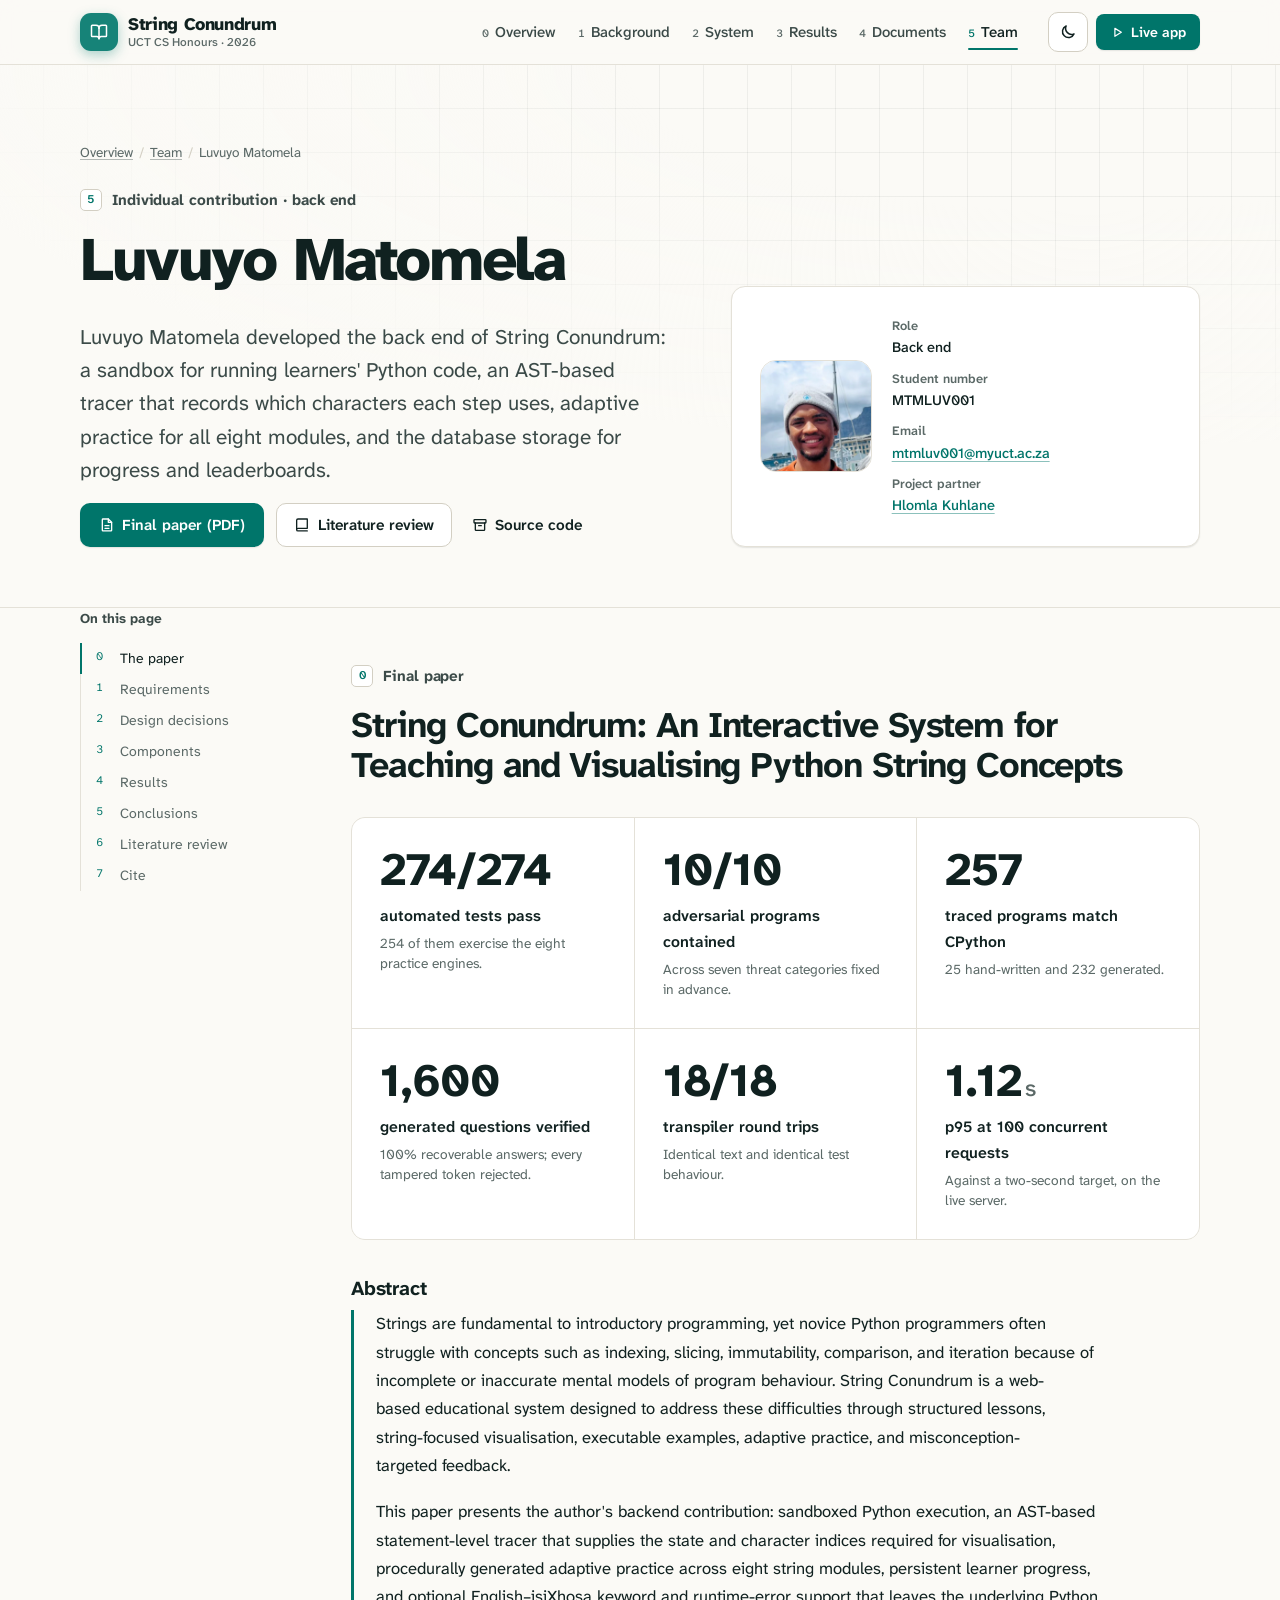
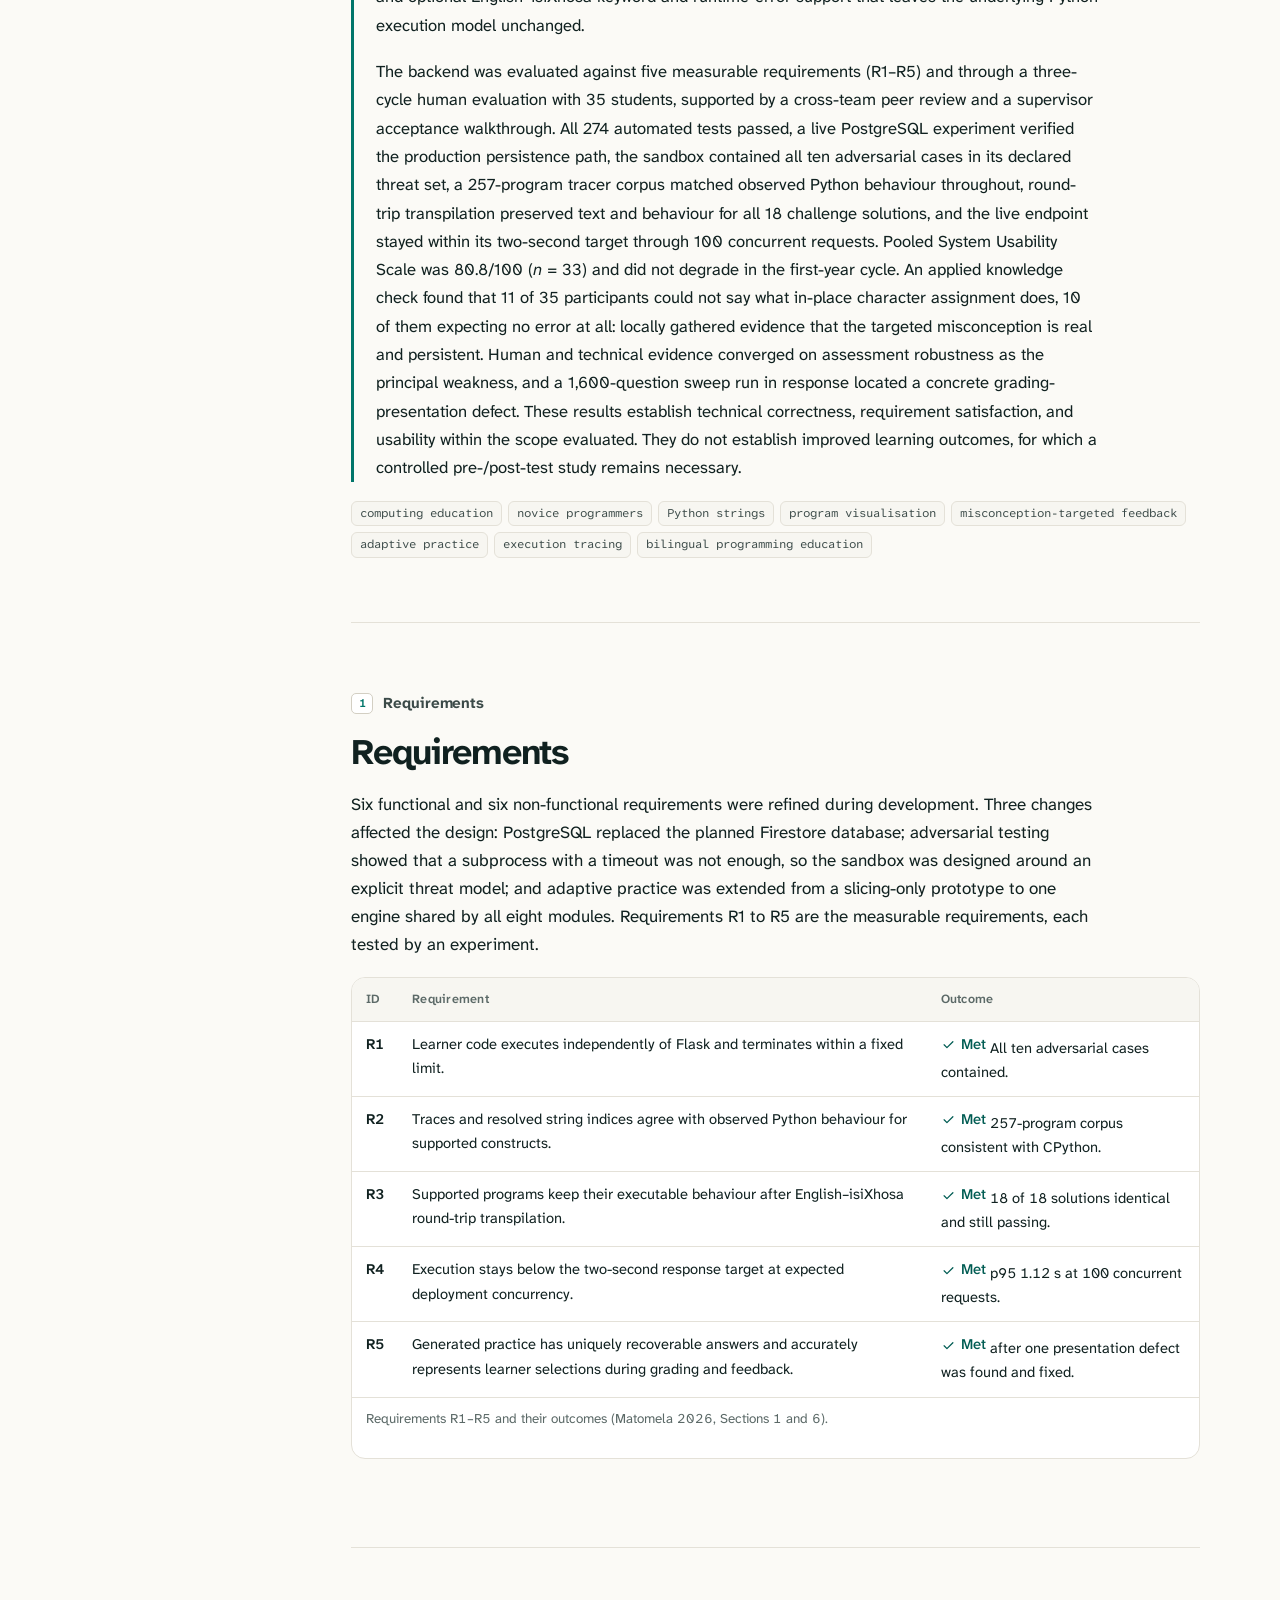
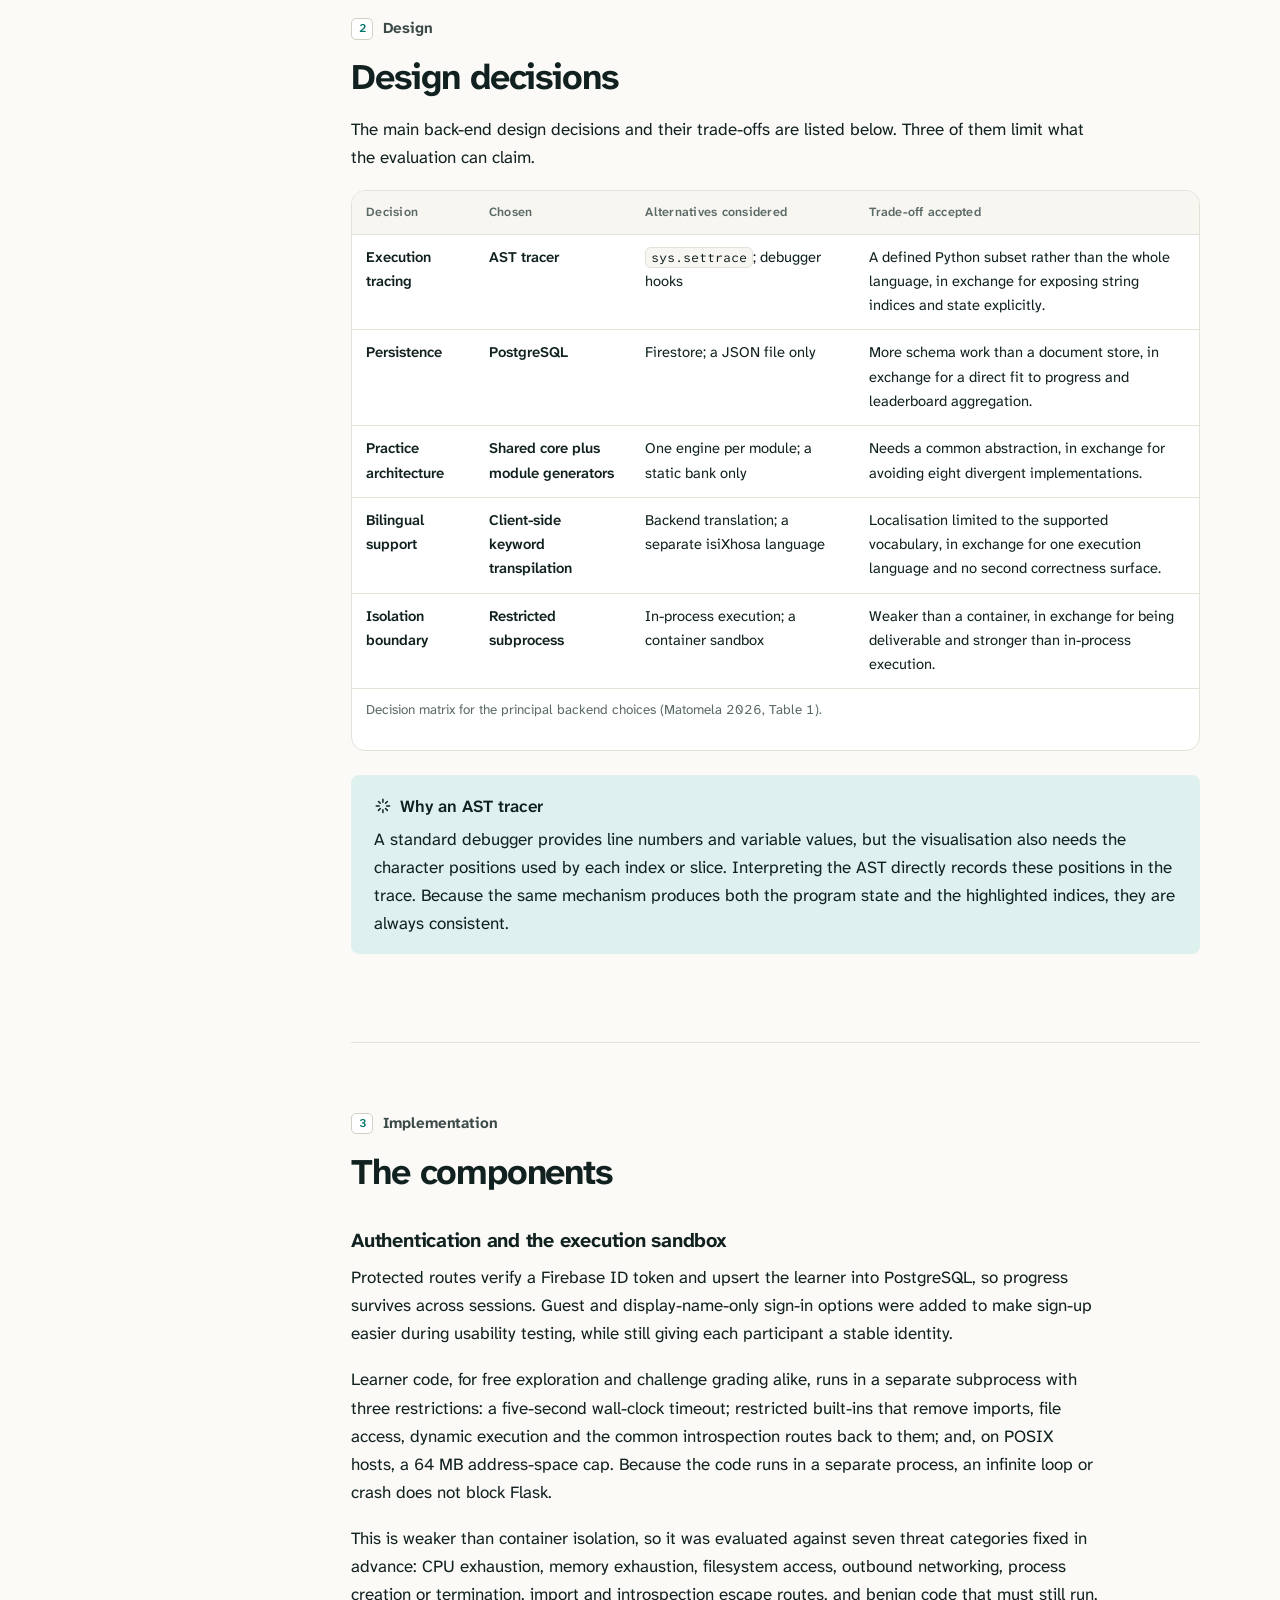
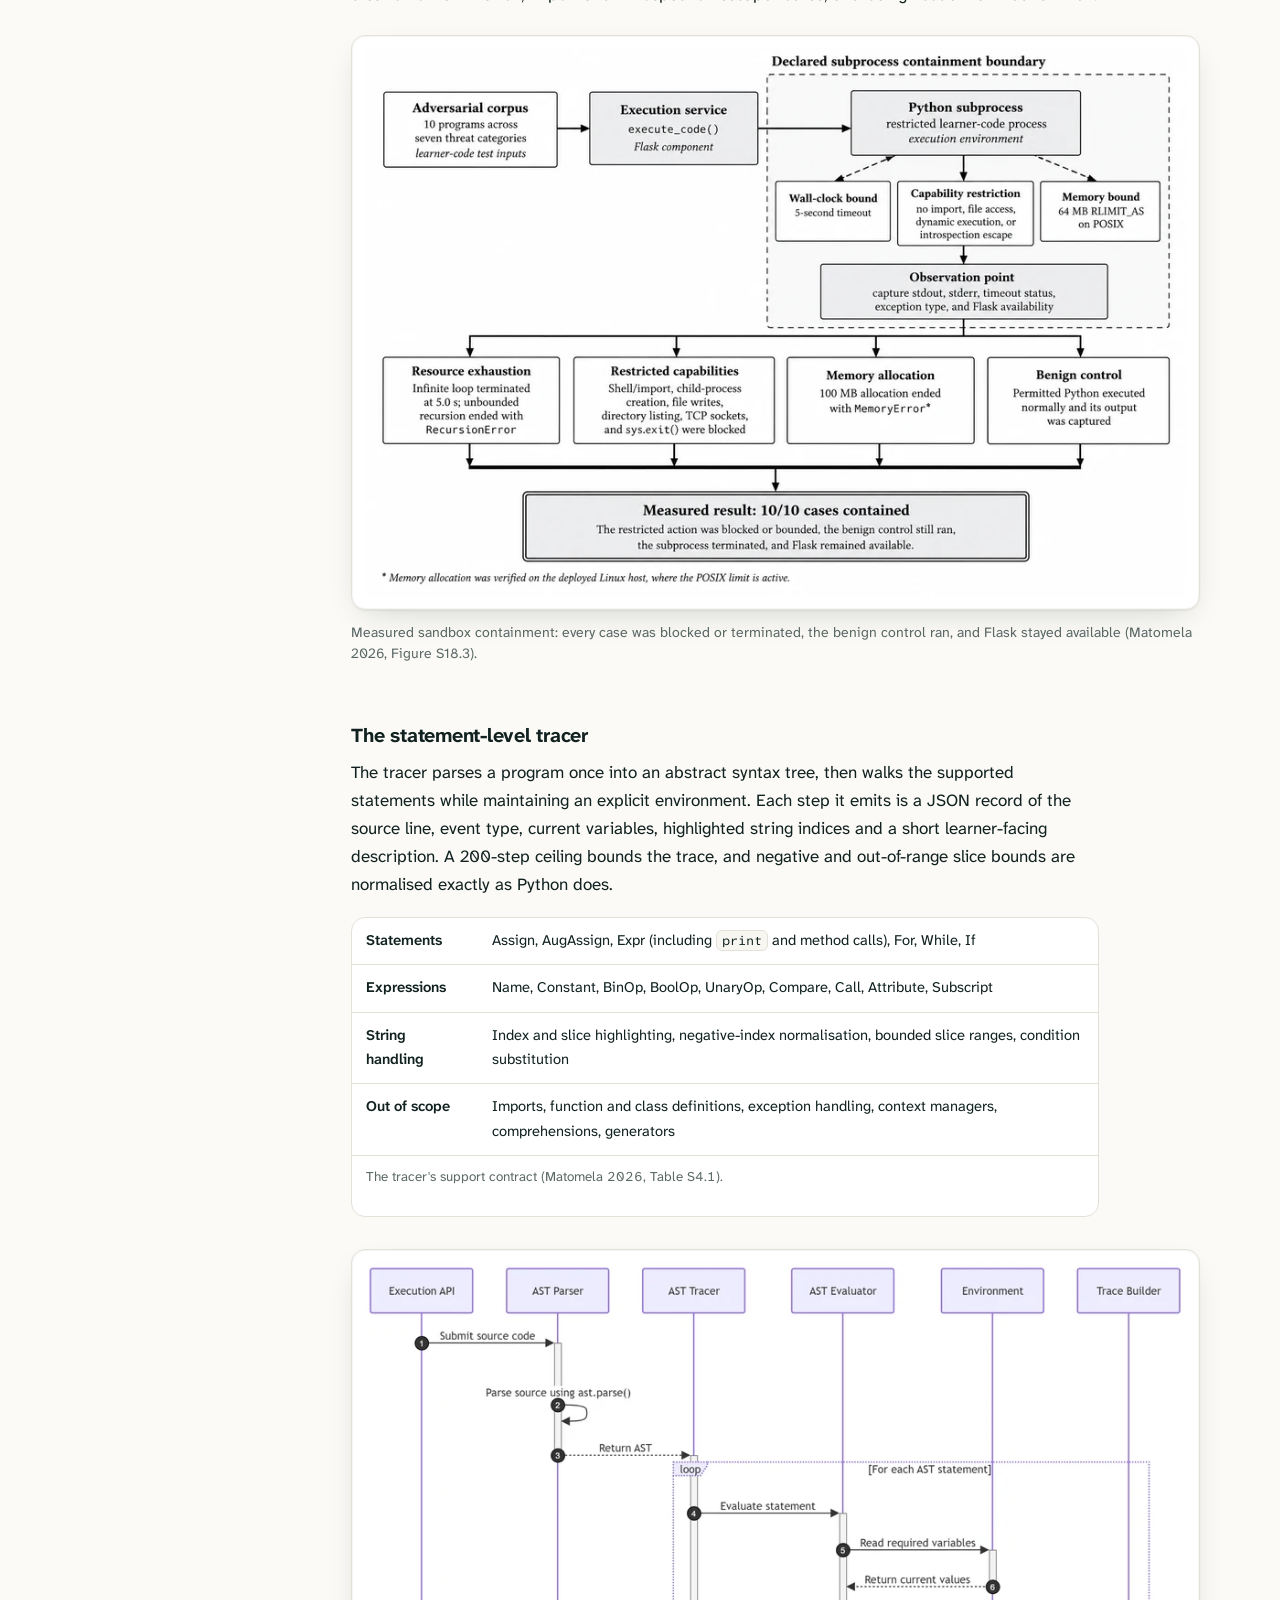
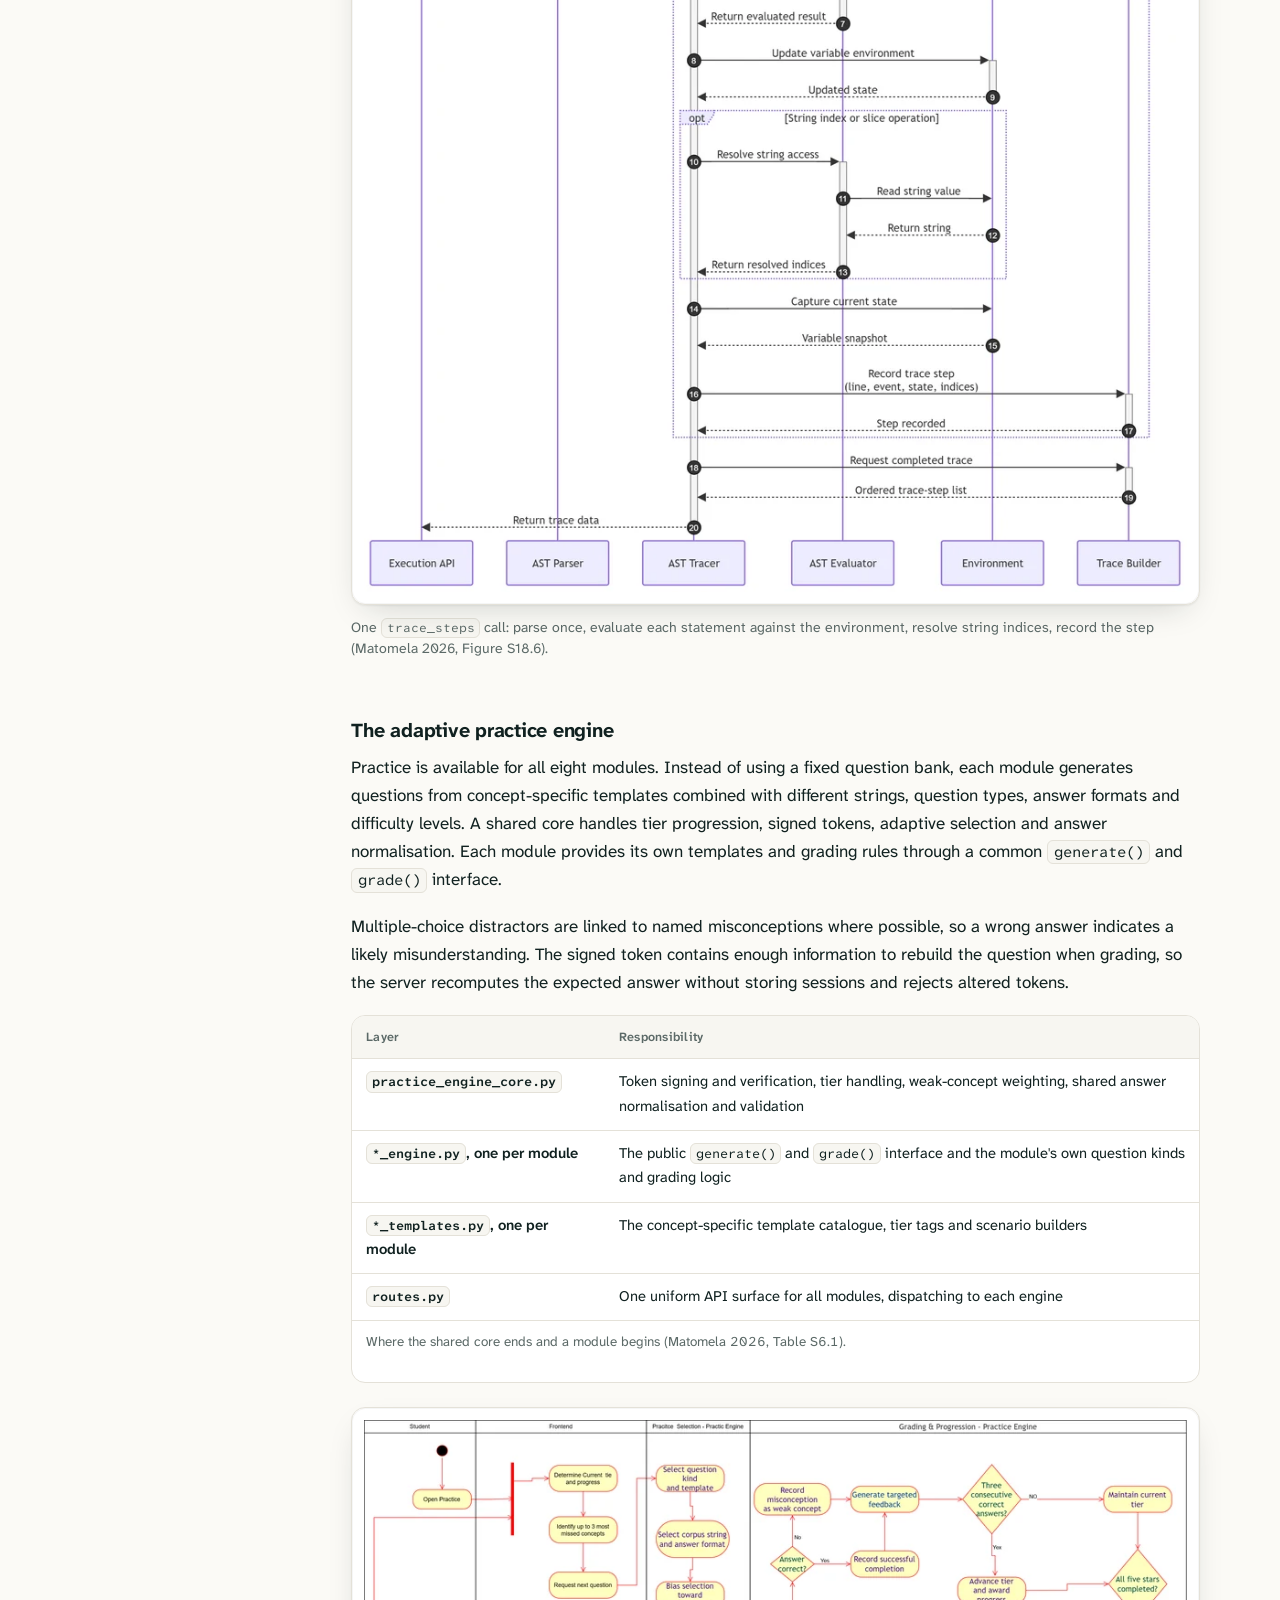
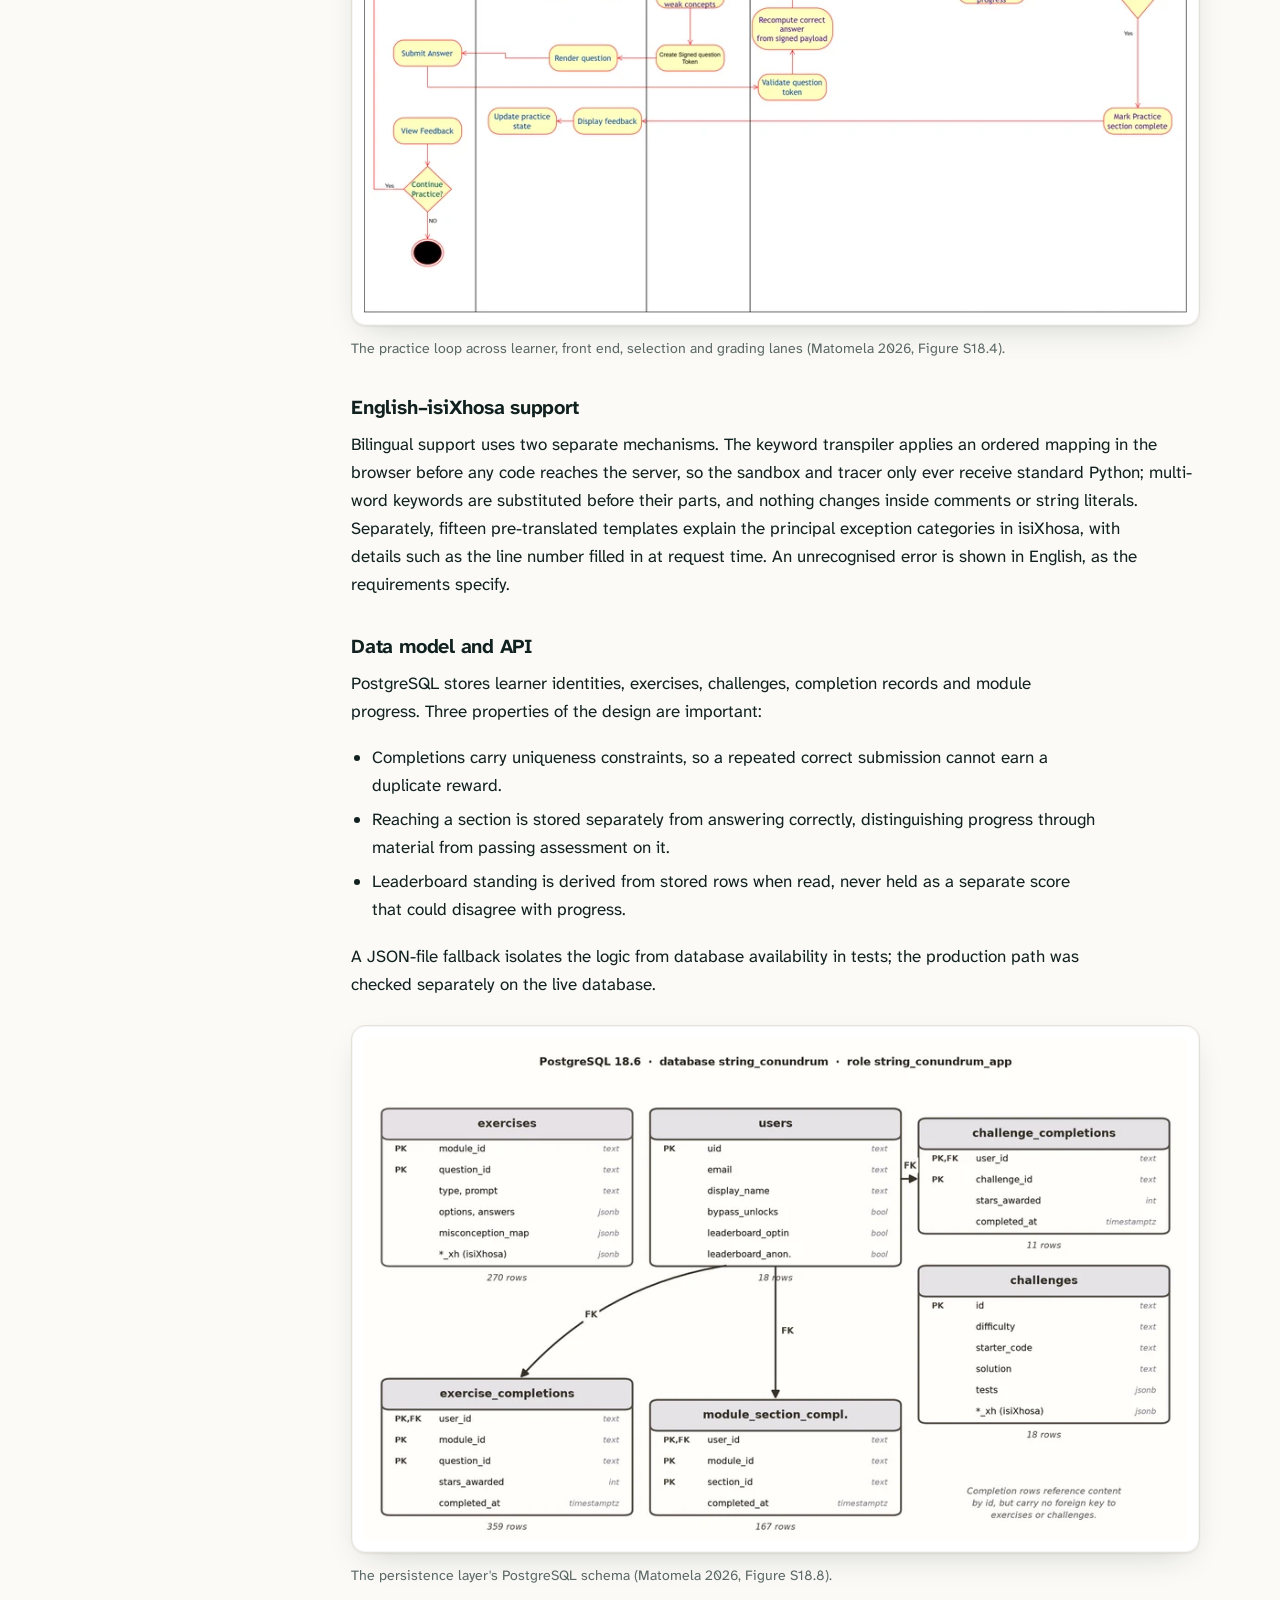
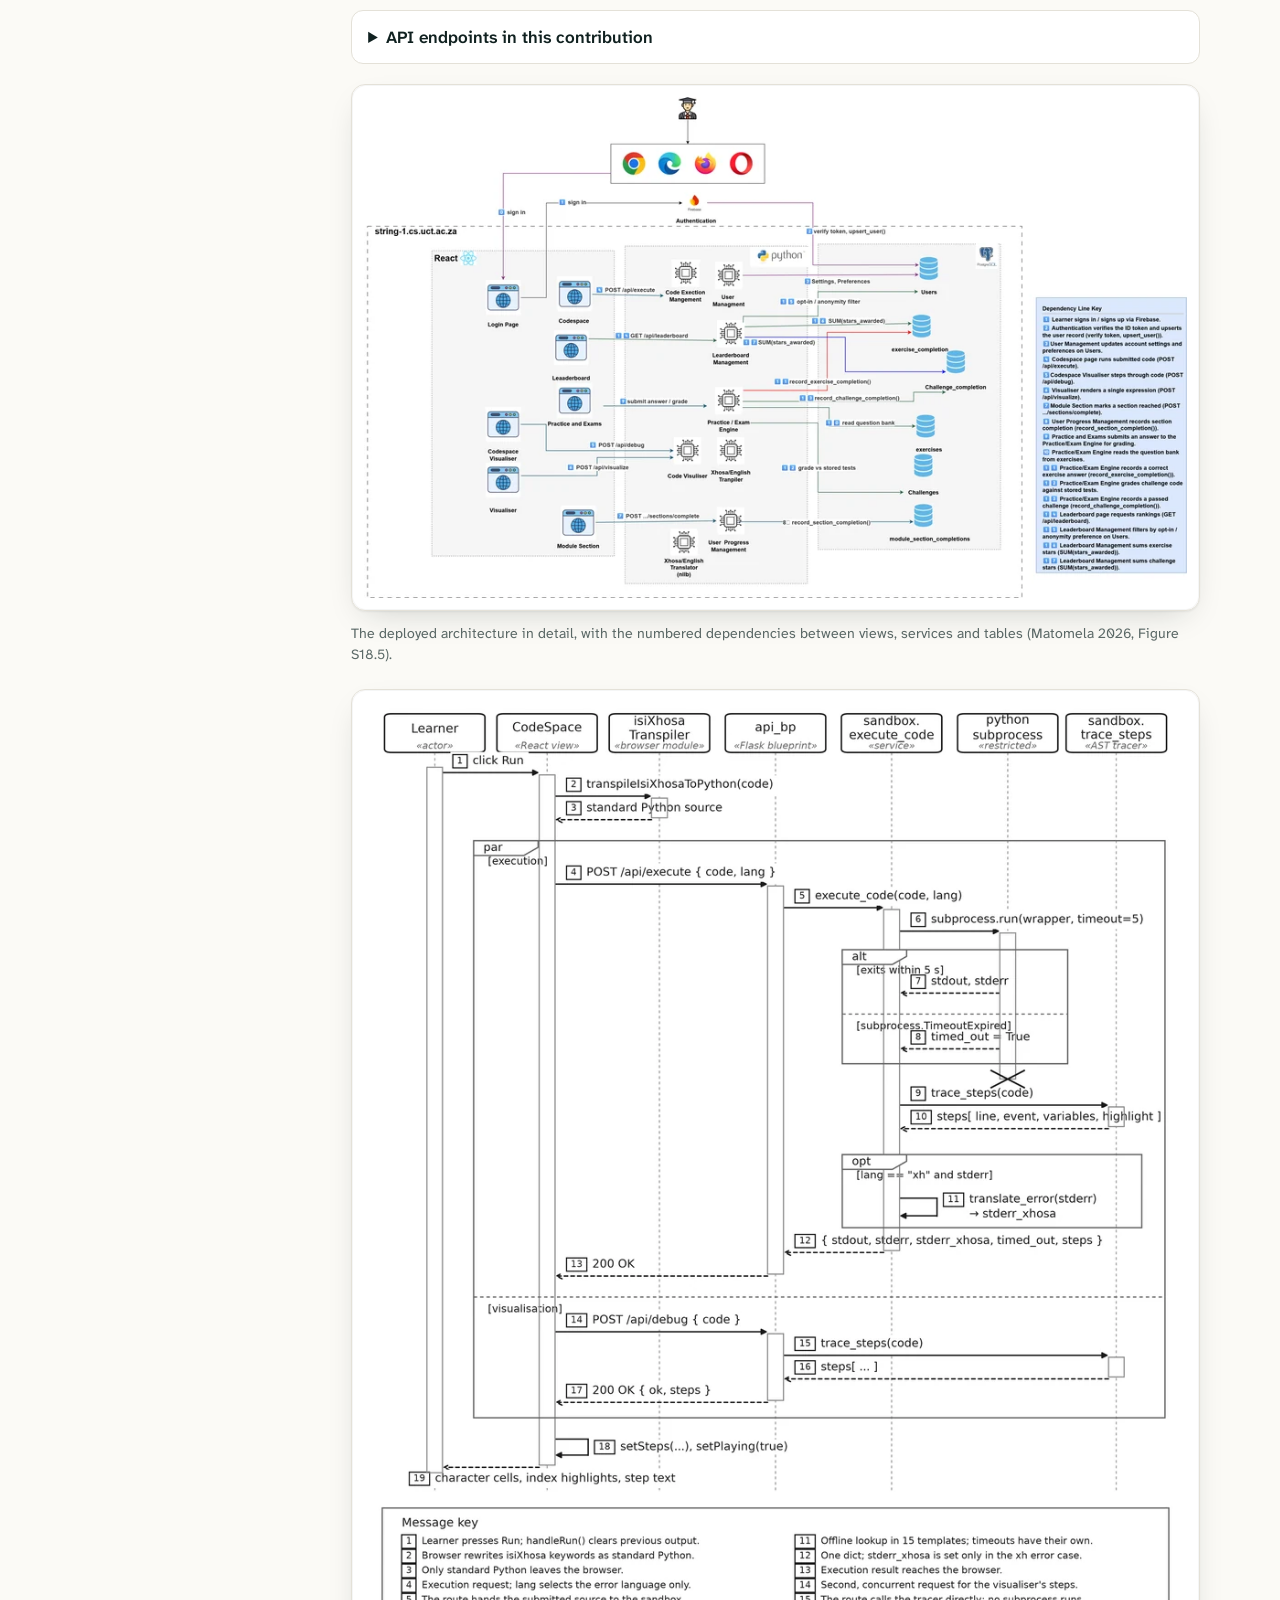
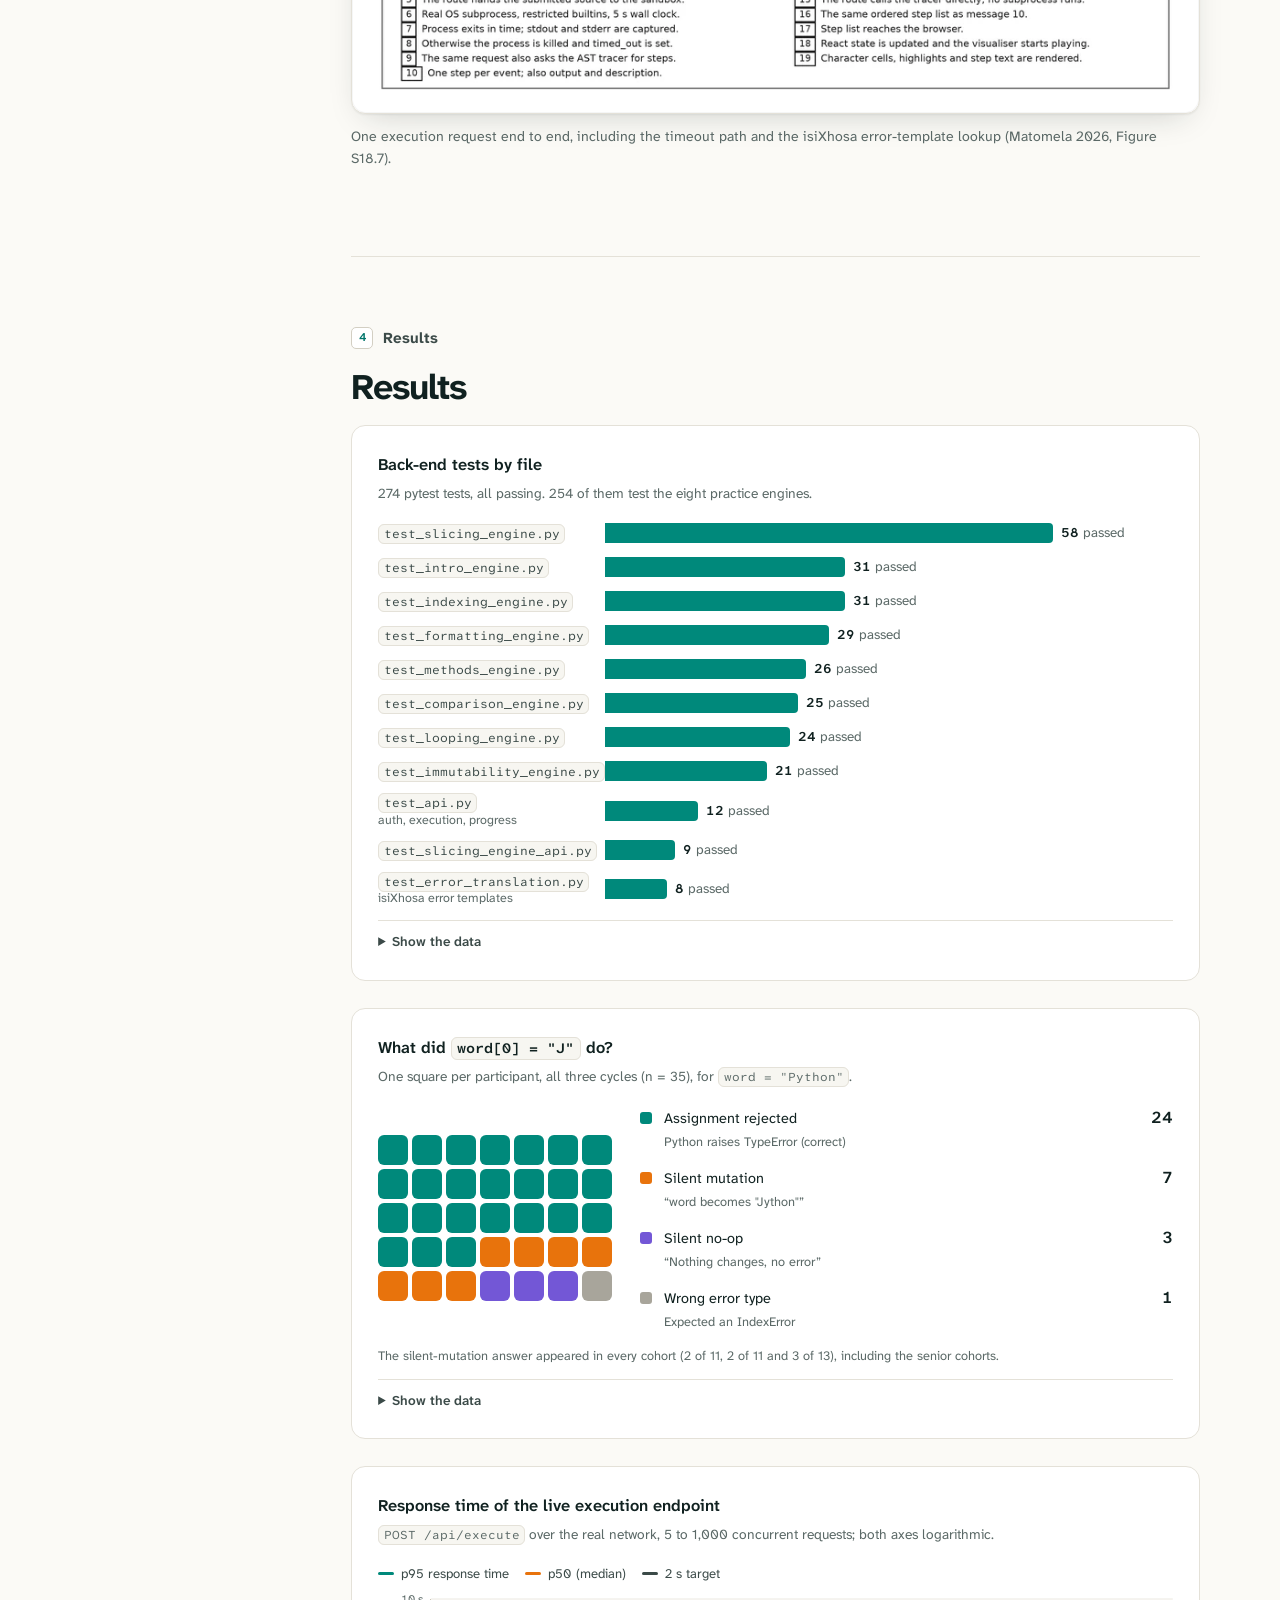
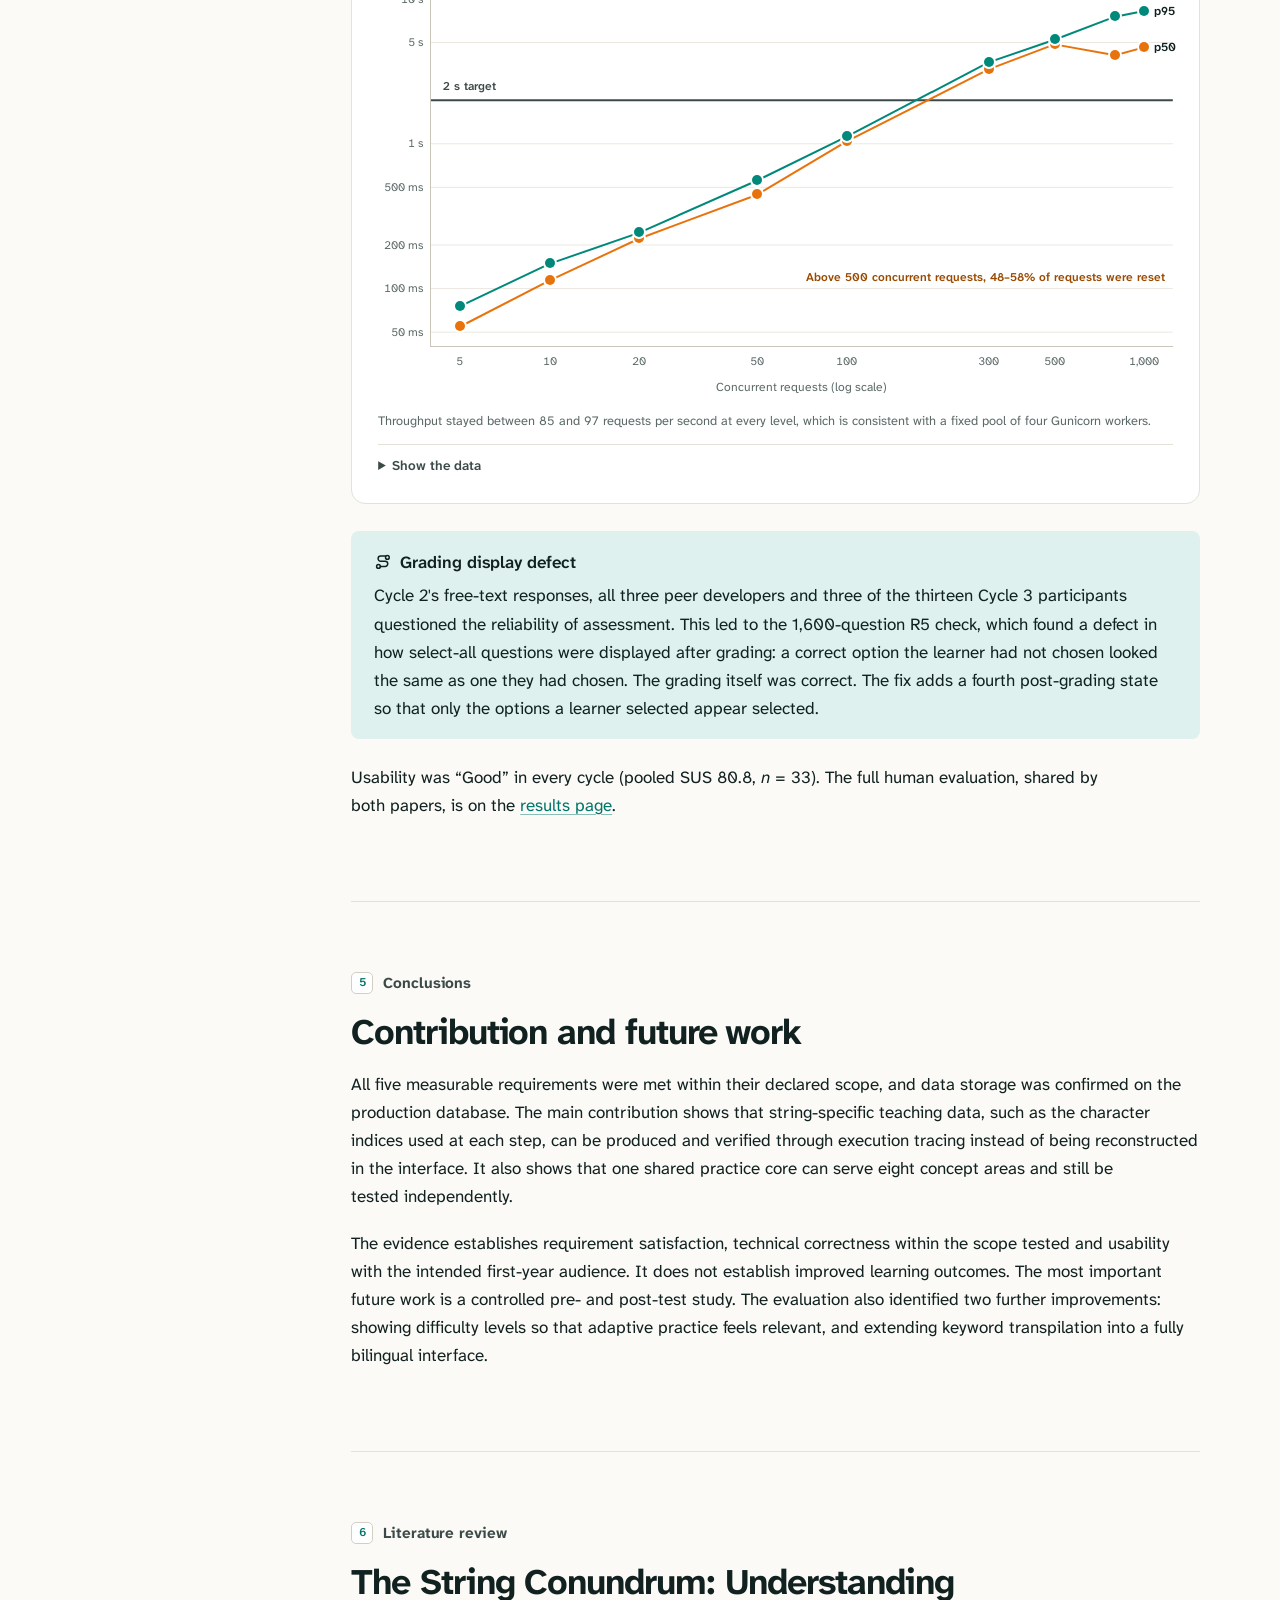
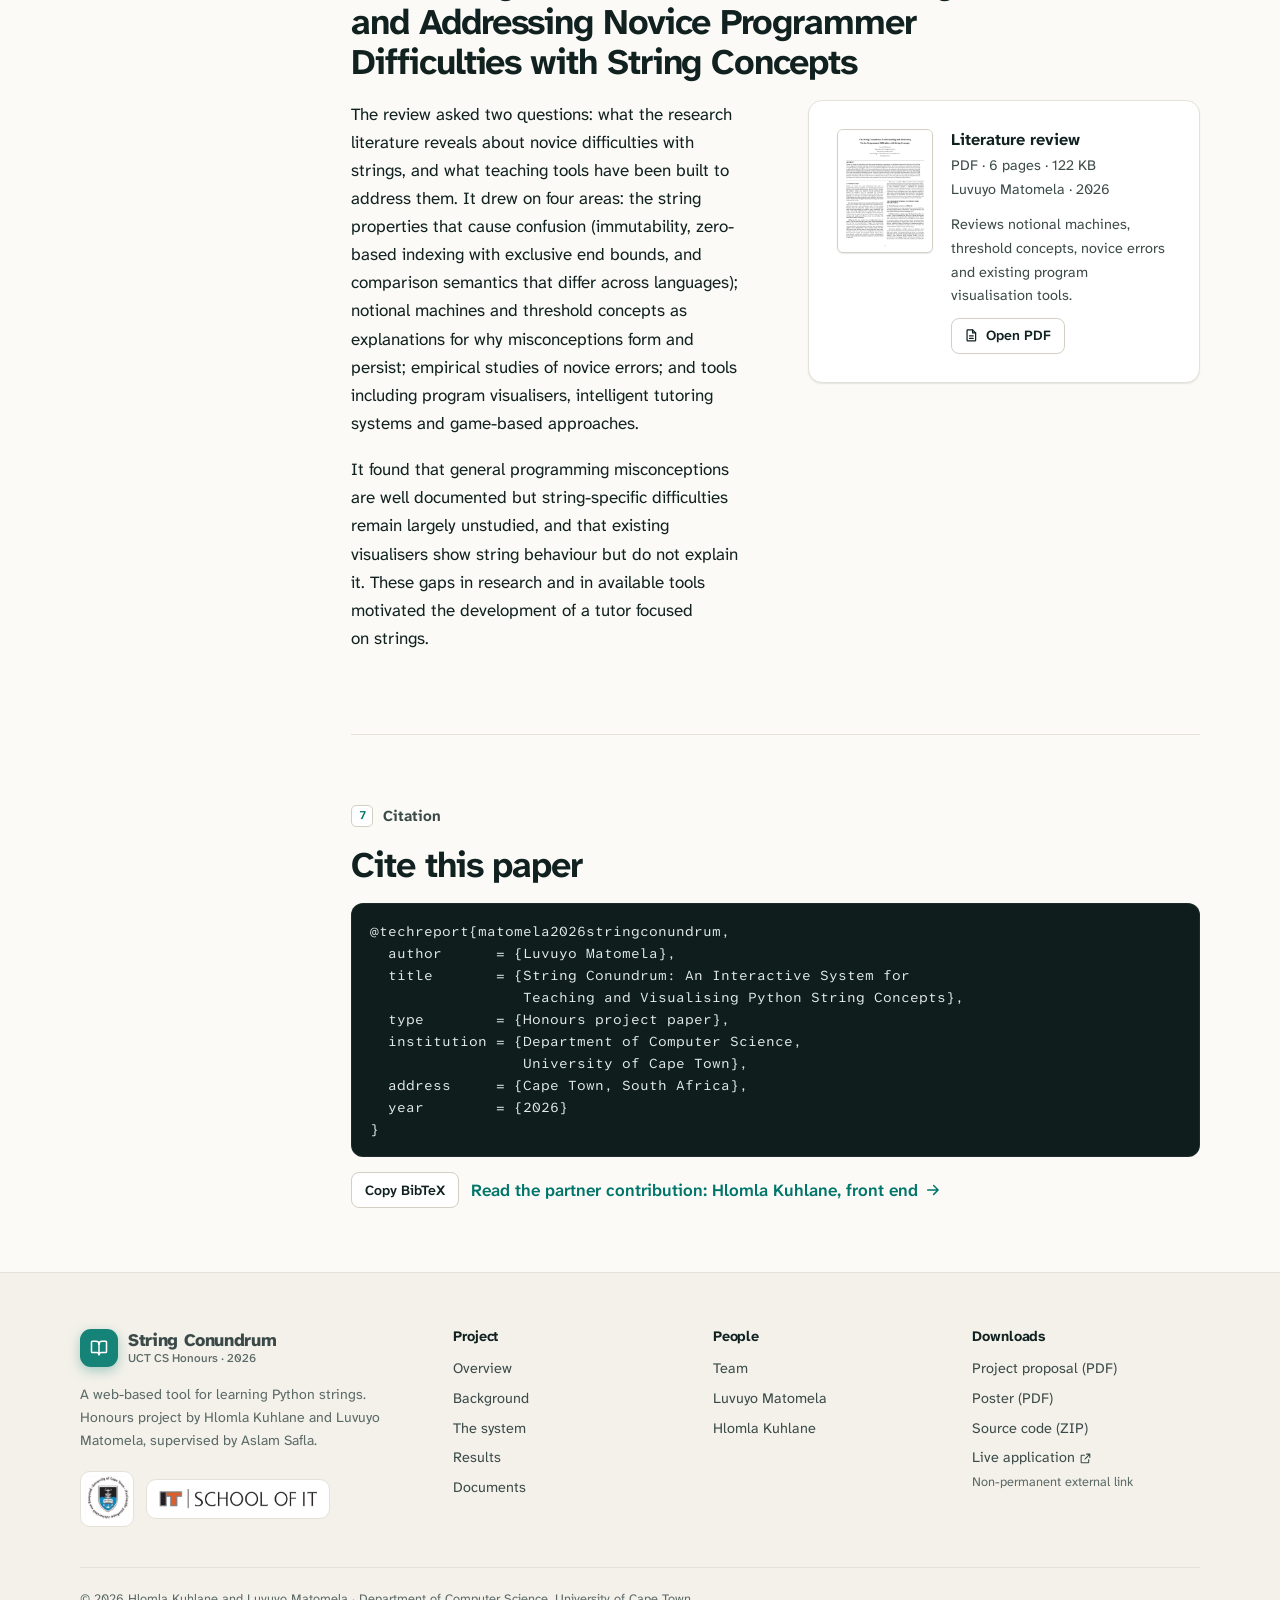
<file: string-conundrum-website/matomela/index.html>
<!DOCTYPE html>
<html lang="en">
<head>
<meta charset="utf-8">
<meta name="viewport" content="width=device-width, initial-scale=1">
<title>Luvuyo Matomela: back end · String Conundrum</title>
<meta name="description" content="Luvuyo Matomela's individual contribution to String Conundrum: sandboxed execution, an AST-based tracer, adaptive practice for eight modules, persistence and isiXhosa runtime-error support.">
<meta name="author" content="Hlomla Kuhlane and Luvuyo Matomela">
<meta name="color-scheme" content="light dark">
<meta name="theme-color" content="#fbfaf6" media="(prefers-color-scheme: light)">
<meta name="theme-color" content="#0d1211" media="(prefers-color-scheme: dark)">
<link rel="icon" href="../assets/img/favicon.svg" type="image/svg+xml">
<link rel="icon" href="../assets/img/favicon-32.png" sizes="32x32" type="image/png">
<link rel="apple-touch-icon" href="../assets/img/apple-touch-icon.png">
<link rel="stylesheet" href="../assets/css/site.css">
<script>(function(){var d=document.documentElement;d.classList.add('js');try{var t=localStorage.getItem('sc-theme');if(t==='light'||t==='dark'){d.setAttribute('data-theme',t);}}catch(e){}})();</script>
<script src="../assets/js/site.js" defer></script>
</head>
<body>
<a class="skip-link" href="#main">Skip to content</a>
<header class="site-header">
  <div class="wrap header-inner">
    <a class="brand" href="../index.html"><span class="brand-logo" aria-hidden="true"><svg viewBox="0 0 24 24"><path d="M12 7v14"/><path d="M3 18a1 1 0 0 1-1-1V4a1 1 0 0 1 1-1h5a4 4 0 0 1 4 4 4 4 0 0 1 4-4h5a1 1 0 0 1 1 1v13a1 1 0 0 1-1 1h-6a3 3 0 0 0-3 3 3 3 0 0 0-3-3z"/></svg></span><span class="brand-text"><span class="brand-name">String Conundrum</span><span class="brand-sub">UCT CS Honours · 2026</span></span></a>
    <nav id="site-nav" class="site-nav" aria-label="Main"><ul><li><a href="../index.html"><span class="nav-i">0</span>Overview</a></li><li><a href="../background.html"><span class="nav-i">1</span>Background</a></li><li><a href="../system.html"><span class="nav-i">2</span>System</a></li><li><a href="../results.html"><span class="nav-i">3</span>Results</a></li><li><a href="../documents.html"><span class="nav-i">4</span>Documents</a></li><li><a href="../team.html" aria-current="page"><span class="nav-i">5</span>Team</a></li></ul></nav>
    <div class="header-actions">
      <button class="icon-btn theme-toggle" type="button" aria-label="Switch colour theme"><svg class="icon i-moon" viewBox="0 0 24 24" aria-hidden="true"><path d="M20 14.5A8 8 0 0 1 9.5 4 8 8 0 1 0 20 14.5z"/></svg><svg class="icon i-sun" viewBox="0 0 24 24" aria-hidden="true"><circle cx="12" cy="12" r="4"/><path d="M12 2.5v2M12 19.5v2M4.6 4.6 6 6M18 18l1.4 1.4M2.5 12h2M19.5 12h2M4.6 19.4 6 18M18 6l1.4-1.4"/></svg></button>
      <a class="btn btn-sm btn-primary btn-live" href="http://string-1.cs.uct.ac.za/" rel="external noopener" title="Non-permanent external link to the deployed application"><svg class="icon" viewBox="0 0 24 24" aria-hidden="true"><path d="M8 5.5v13l10.5-6.5z"/></svg><span>Live app</span><span class="sr-only"> (non-permanent external link)</span></a>
      <button class="icon-btn nav-toggle" type="button" aria-expanded="false" aria-controls="site-nav"><svg class="icon" viewBox="0 0 24 24" aria-hidden="true"><path d="M4 7h16M4 12h16M4 17h16"/></svg><span class="sr-only">Menu</span></button>
    </div>
  </div>
</header>
<main id="main">
<section class="page-hero">
  <div class="wrap">
    <nav class="crumbs" aria-label="Breadcrumb"><ol><li><a href="../index.html">Overview</a></li><li><a href="../team.html">Team</a></li><li><span aria-current="page">Luvuyo Matomela</span></li></ol></nav>
    <div class="page-hero-grid">
      <div>
        <p class="eyebrow"><span class="idx">5</span>Individual contribution · back end</p>
        <h1>Luvuyo Matomela</h1>
        <p class="lede">Luvuyo Matomela developed the back end of String Conundrum: a sandbox for running learners' Python code, an AST-based tracer that records which characters each step uses, adaptive practice for all eight modules, and the database storage for progress and leaderboards.</p>
        <div class="btn-row mt-1">
          <a class="btn btn-primary" href="../matomela/docs/matomela-final-paper.pdf"><svg class="icon" viewBox="0 0 24 24" aria-hidden="true"><path d="M14 3H6a1 1 0 0 0-1 1v16a1 1 0 0 0 1 1h12a1 1 0 0 0 1-1V8z"/><path d="M14 3v5h5M9 13h6M9 17h6"/></svg>Final paper (PDF)</a>
          <a class="btn btn-secondary" href="../matomela/docs/matomela-literature-review.pdf"><svg class="icon" viewBox="0 0 24 24" aria-hidden="true"><path d="M4 19V5a2 2 0 0 1 2-2h14v14H6a2 2 0 0 0-2 2zm0 0a2 2 0 0 0 2 2h14"/></svg>Literature review</a>
          <a class="btn btn-ghost" href="../code/string-conundrum-source.zip"><svg class="icon" viewBox="0 0 24 24" aria-hidden="true"><rect x="3" y="4" width="18" height="5" rx="1"/><path d="M5 9v10a1 1 0 0 0 1 1h12a1 1 0 0 0 1-1V9M10 13h4"/></svg>Source code</a>
        </div>
      </div>
      <aside class="card profile">
        <img class="profile-photo" src="../assets/img/team/matomela.webp" width="480" height="480" alt="Portrait of Luvuyo Matomela">
        <dl class="profile-dl">
          <div><dt>Role</dt><dd>Back end</dd></div>
          <div><dt>Student number</dt><dd>MTMLUV001</dd></div>
          <div><dt>Email</dt><dd><a href="mailto:mtmluv001@myuct.ac.za">mtmluv001@myuct.ac.za</a></dd></div>
          <div><dt>Project partner</dt><dd><a href="../kuhlane/index.html">Hlomla Kuhlane</a></dd></div>
        </dl>
      </aside>
    </div>
  </div>
</section>

<div class="wrap with-toc">
<nav class="toc" aria-label="On this page"><p class="toc-title">On this page</p><ol><li><a href="#paper"><span class="toc-i">0</span>The paper</a></li><li><a href="#requirements"><span class="toc-i">1</span>Requirements</a></li><li><a href="#decisions"><span class="toc-i">2</span>Design decisions</a></li><li><a href="#components"><span class="toc-i">3</span>Components</a></li><li><a href="#results"><span class="toc-i">4</span>Results</a></li><li><a href="#conclusion"><span class="toc-i">5</span>Conclusions</a></li><li><a href="#literature"><span class="toc-i">6</span>Literature review</a></li><li><a href="#cite"><span class="toc-i">7</span>Cite</a></li></ol></nav>
<div>

<section class="content-section" id="paper" data-toc="The paper">
  <p class="eyebrow"><span class="idx">0</span>Final paper</p>
  <h2>String Conundrum: An Interactive System for Teaching and Visualising Python String Concepts</h2>
  <div class="stats mt-2 mb-2">
    <div class="stat"><span class="stat-value">274/274</span><span class="stat-label">automated tests pass</span><span class="stat-note">254 of them exercise the eight practice engines.</span></div>
    <div class="stat"><span class="stat-value">10/10</span><span class="stat-label">adversarial programs contained</span><span class="stat-note">Across seven threat categories fixed in advance.</span></div>
    <div class="stat"><span class="stat-value">257</span><span class="stat-label">traced programs match CPython</span><span class="stat-note">25 hand-written and 232 generated.</span></div>
    <div class="stat"><span class="stat-value">1,600</span><span class="stat-label">generated questions verified</span><span class="stat-note">100% recoverable answers; every tampered token rejected.</span></div>
    <div class="stat"><span class="stat-value">18/18</span><span class="stat-label">transpiler round trips</span><span class="stat-note">Identical text and identical test behaviour.</span></div>
    <div class="stat"><span class="stat-value">1.12<span class="stat-unit">s</span></span><span class="stat-label">p95 at 100 concurrent requests</span><span class="stat-note">Against a two-second target, on the live server.</span></div>
  </div>
  <h3>Abstract</h3>
  <div class="prose abstract">
    <p>Strings are fundamental to introductory programming, yet novice Python programmers often struggle with concepts such as indexing, slicing, immutability, comparison, and iteration because of incomplete or inaccurate mental models of program behaviour. String Conundrum is a web-based educational system designed to address these difficulties through structured lessons, string-focused visualisation, executable examples, adaptive practice, and misconception-targeted feedback.</p>
    <p>This paper presents the author's backend contribution: sandboxed Python execution, an AST-based statement-level tracer that supplies the state and character indices required for visualisation, procedurally generated adaptive practice across eight string modules, persistent learner progress, and optional English–isiXhosa keyword and runtime-error support that leaves the underlying Python execution model unchanged.</p>
    <p>The backend was evaluated against five measurable requirements (R1–R5) and through a three-cycle human evaluation with 35 students, supported by a cross-team peer review and a supervisor acceptance walkthrough. All 274 automated tests passed, a live PostgreSQL experiment verified the production persistence path, the sandbox contained all ten adversarial cases in its declared threat set, a 257-program tracer corpus matched observed Python behaviour throughout, round-trip transpilation preserved text and behaviour for all 18 challenge solutions, and the live endpoint stayed within its two-second target through 100 concurrent requests. Pooled System Usability Scale was 80.8/100 (<i>n</i> = 33) and did not degrade in the first-year cycle. An applied knowledge check found that 11 of 35 participants could not say what in-place character assignment does, 10 of them expecting no error at all: locally gathered evidence that the targeted misconception is real and persistent. Human and technical evidence converged on assessment robustness as the principal weakness, and a 1,600-question sweep run in response located a concrete grading-presentation defect. These results establish technical correctness, requirement satisfaction, and usability within the scope evaluated. They do not establish improved learning outcomes, for which a controlled pre-/post-test study remains necessary.</p>
  </div>
  <ul class="tag-list mt-1" aria-label="Keywords">
    <li class="tag">computing education</li><li class="tag">novice programmers</li><li class="tag">Python strings</li><li class="tag">program visualisation</li><li class="tag">misconception-targeted feedback</li><li class="tag">adaptive practice</li><li class="tag">execution tracing</li><li class="tag">bilingual programming education</li>
  </ul>
</section>

<section class="content-section" id="requirements" data-toc="Requirements">
  <p class="eyebrow"><span class="idx">1</span>Requirements</p>
  <h2>Requirements</h2>
  <p class="prose">Six functional and six non-functional requirements were refined during development. Three changes affected the design: PostgreSQL replaced the planned Firestore database; adversarial testing showed that a subprocess with a timeout was not enough, so the sandbox was designed around an explicit threat model; and adaptive practice was extended from a slicing-only prototype to one engine shared by all eight modules. Requirements R1 to R5 are the measurable requirements, each tested by an experiment.</p>
  <div class="table-wrap mt-1">
    <table>
      <caption>Requirements R1–R5 and their outcomes (Matomela 2026, Sections 1 and 6).</caption>
      <thead><tr><th scope="col">ID</th><th scope="col">Requirement</th><th scope="col">Outcome</th></tr></thead>
      <tbody>
        <tr><th scope="row">R1</th><td>Learner code executes independently of Flask and terminates within a fixed limit.</td><td><span class="yes"><svg class="icon" viewBox="0 0 24 24" aria-hidden="true"><path d="M5 12.5l4.5 4.5L19 7.5"/></svg>Met</span> All ten adversarial cases contained.</td></tr>
        <tr><th scope="row">R2</th><td>Traces and resolved string indices agree with observed Python behaviour for supported constructs.</td><td><span class="yes"><svg class="icon" viewBox="0 0 24 24" aria-hidden="true"><path d="M5 12.5l4.5 4.5L19 7.5"/></svg>Met</span> 257-program corpus consistent with CPython.</td></tr>
        <tr><th scope="row">R3</th><td>Supported programs keep their executable behaviour after English–isiXhosa round-trip transpilation.</td><td><span class="yes"><svg class="icon" viewBox="0 0 24 24" aria-hidden="true"><path d="M5 12.5l4.5 4.5L19 7.5"/></svg>Met</span> 18 of 18 solutions identical and still passing.</td></tr>
        <tr><th scope="row">R4</th><td>Execution stays below the two-second response target at expected deployment concurrency.</td><td><span class="yes"><svg class="icon" viewBox="0 0 24 24" aria-hidden="true"><path d="M5 12.5l4.5 4.5L19 7.5"/></svg>Met</span> p95 1.12 s at 100 concurrent requests.</td></tr>
        <tr><th scope="row">R5</th><td>Generated practice has uniquely recoverable answers and accurately represents learner selections during grading and feedback.</td><td><span class="yes"><svg class="icon" viewBox="0 0 24 24" aria-hidden="true"><path d="M5 12.5l4.5 4.5L19 7.5"/></svg>Met</span> after one presentation defect was found and fixed.</td></tr>
      </tbody>
    </table>
  </div>
</section>

<section class="content-section" id="decisions" data-toc="Design decisions">
  <p class="eyebrow"><span class="idx">2</span>Design</p>
  <h2>Design decisions</h2>
  <p class="prose">The main back-end design decisions and their trade-offs are listed below. Three of them limit what the evaluation can claim.</p>
  <div class="table-wrap mt-1">
    <table>
      <caption>Decision matrix for the principal backend choices (Matomela 2026, Table 1).</caption>
      <thead><tr><th scope="col">Decision</th><th scope="col">Chosen</th><th scope="col">Alternatives considered</th><th scope="col">Trade-off accepted</th></tr></thead>
      <tbody>
        <tr><th scope="row">Execution tracing</th><td><strong>AST tracer</strong></td><td><code>sys.settrace</code>; debugger hooks</td><td>A defined Python subset rather than the whole language, in exchange for exposing string indices and state explicitly.</td></tr>
        <tr><th scope="row">Persistence</th><td><strong>PostgreSQL</strong></td><td>Firestore; a JSON file only</td><td>More schema work than a document store, in exchange for a direct fit to progress and leaderboard aggregation.</td></tr>
        <tr><th scope="row">Practice architecture</th><td><strong>Shared core plus module generators</strong></td><td>One engine per module; a static bank only</td><td>Needs a common abstraction, in exchange for avoiding eight divergent implementations.</td></tr>
        <tr><th scope="row">Bilingual support</th><td><strong>Client-side keyword transpilation</strong></td><td>Backend translation; a separate isiXhosa language</td><td>Localisation limited to the supported vocabulary, in exchange for one execution language and no second correctness surface.</td></tr>
        <tr><th scope="row">Isolation boundary</th><td><strong>Restricted subprocess</strong></td><td>In-process execution; a container sandbox</td><td>Weaker than a container, in exchange for being deliverable and stronger than in-process execution.</td></tr>
      </tbody>
    </table>
  </div>
  <div class="callout callout--soft">
    <p class="callout-title"><svg class="icon" viewBox="0 0 24 24" aria-hidden="true"><path d="M12 3v4M12 17v4M3 12h4M17 12h4M6 6l2.5 2.5M15.5 15.5 18 18M6 18l2.5-2.5M15.5 8.5 18 6"/></svg>Why an AST tracer</p>
    <p>A standard debugger provides line numbers and variable values, but the visualisation also needs the character positions used by each index or slice. Interpreting the AST directly records these positions in the trace. Because the same mechanism produces both the program state and the highlighted indices, they are always consistent.</p>
  </div>
</section>

<section class="content-section" id="components" data-toc="Components">
  <p class="eyebrow"><span class="idx">3</span>Implementation</p>
  <h2>The components</h2>

  <h3 id="sandbox">Authentication and the execution sandbox</h3>
  <div class="split split--top">
    <div class="prose">
      <p>Protected routes verify a Firebase ID token and upsert the learner into PostgreSQL, so progress survives across sessions. Guest and display-name-only sign-in options were added to make sign-up easier during usability testing, while still giving each participant a stable identity.</p>
      <p>Learner code, for free exploration and challenge grading alike, runs in a separate subprocess with three restrictions: a five-second wall-clock timeout; restricted built-ins that remove imports, file access, dynamic execution and the common introspection routes back to them; and, on POSIX hosts, a 64 MB address-space cap. Because the code runs in a separate process, an infinite loop or crash does not block Flask.</p>
      <p>This is weaker than container isolation, so it was evaluated against seven threat categories fixed in advance: CPU exhaustion, memory exhaustion, filesystem access, outbound networking, process creation or termination, import and introspection escape routes, and benign code that must still run.</p>
    </div>
    <figure class="figure"><a class="figure-frame figure-frame--diagram" href="../assets/img/figs/lm-sandbox-1800.webp" data-lightbox><img src="../assets/img/figs/lm-sandbox-900.webp" srcset="../assets/img/figs/lm-sandbox-900.webp 900w, ../assets/img/figs/lm-sandbox-1800.webp 1800w" sizes="(max-width: 959px) 92vw, 640px" width="900" height="600" alt="Diagram of the declared subprocess containment boundary with ten adversarial cases grouped into resource exhaustion, restricted capabilities, memory allocation and a benign control" loading="lazy" decoding="async"></a><figcaption>Measured sandbox containment: every case was blocked or terminated, the benign control ran, and Flask stayed available (Matomela 2026, Figure S18.3).</figcaption></figure>
  </div>

  <h3 id="tracer">The statement-level tracer</h3>
  <div class="split split--top">
    <div class="prose">
      <p>The tracer parses a program once into an abstract syntax tree, then walks the supported statements while maintaining an explicit environment. Each step it emits is a JSON record of the source line, event type, current variables, highlighted string indices and a short learner-facing description. A 200-step ceiling bounds the trace, and negative and out-of-range slice bounds are normalised exactly as Python does.</p>
      <div class="table-wrap">
        <table>
          <caption>The tracer's support contract (Matomela 2026, Table S4.1).</caption>
          <tbody>
            <tr><th scope="row">Statements</th><td>Assign, AugAssign, Expr (including <code>print</code> and method calls), For, While, If</td></tr>
            <tr><th scope="row">Expressions</th><td>Name, Constant, BinOp, BoolOp, UnaryOp, Compare, Call, Attribute, Subscript</td></tr>
            <tr><th scope="row">String handling</th><td>Index and slice highlighting, negative-index normalisation, bounded slice ranges, condition substitution</td></tr>
            <tr><th scope="row">Out of scope</th><td>Imports, function and class definitions, exception handling, context managers, comprehensions, generators</td></tr>
          </tbody>
        </table>
      </div>
    </div>
    <figure class="figure"><a class="figure-frame figure-frame--diagram" href="../assets/img/figs/lm-tracer-sequence-1800.webp" data-lightbox><img src="../assets/img/figs/lm-tracer-sequence-900.webp" srcset="../assets/img/figs/lm-tracer-sequence-900.webp 900w, ../assets/img/figs/lm-tracer-sequence-1800.webp 1800w" sizes="(max-width: 959px) 92vw, 640px" width="900" height="1017" alt="UML sequence diagram of one trace call between the execution API, AST parser, tracer, evaluator, environment and trace builder" loading="lazy" decoding="async"></a><figcaption>One <code>trace_steps</code> call: parse once, evaluate each statement against the environment, resolve string indices, record the step (Matomela 2026, Figure S18.6).</figcaption></figure>
  </div>

  <h3 id="practice-engine">The adaptive practice engine</h3>
  <div class="prose-wide">
    <p>Practice is available for all eight modules. Instead of using a fixed question bank, each module generates questions from concept-specific templates combined with different strings, question types, answer formats and difficulty levels. A shared core handles tier progression, signed tokens, adaptive selection and answer normalisation. Each module provides its own templates and grading rules through a common <code>generate()</code> and <code>grade()</code> interface.</p>
    <p>Multiple-choice distractors are linked to named misconceptions where possible, so a wrong answer indicates a likely misunderstanding. The signed token contains enough information to rebuild the question when grading, so the server recomputes the expected answer without storing sessions and rejects altered tokens.</p>
  </div>
  <div class="table-wrap mt-1">
    <table>
      <caption>Where the shared core ends and a module begins (Matomela 2026, Table S6.1).</caption>
      <thead><tr><th scope="col">Layer</th><th scope="col">Responsibility</th></tr></thead>
      <tbody>
        <tr><th scope="row"><code>practice_engine_core.py</code></th><td>Token signing and verification, tier handling, weak-concept weighting, shared answer normalisation and validation</td></tr>
        <tr><th scope="row"><code>*_engine.py</code>, one per module</th><td>The public <code>generate()</code> and <code>grade()</code> interface and the module's own question kinds and grading logic</td></tr>
        <tr><th scope="row"><code>*_templates.py</code>, one per module</th><td>The concept-specific template catalogue, tier tags and scenario builders</td></tr>
        <tr><th scope="row"><code>routes.py</code></th><td>One uniform API surface for all modules, dispatching to each engine</td></tr>
      </tbody>
    </table>
  </div>
  <figure class="figure"><a class="figure-frame figure-frame--diagram" href="../assets/img/figs/lm-practice-swimlane-1800.webp" data-lightbox><img src="../assets/img/figs/lm-practice-swimlane-900.webp" srcset="../assets/img/figs/lm-practice-swimlane-900.webp 900w, ../assets/img/figs/lm-practice-swimlane-1800.webp 1800w" sizes="(max-width: 959px) 92vw, 640px" width="900" height="540" alt="Swimlane activity diagram of practice selection, procedural generation, signed-token grading, misconception recording, feedback and tier advancement" loading="lazy" decoding="async"></a><figcaption>The practice loop across learner, front end, selection and grading lanes (Matomela 2026, Figure S18.4).</figcaption></figure>

  <h3 id="bilingual">English–isiXhosa support</h3>
  <div class="prose-wide">
    <p>Bilingual support uses two separate mechanisms. The keyword transpiler applies an ordered mapping in the browser before any code reaches the server, so the sandbox and tracer only ever receive standard Python; multi-word keywords are substituted before their parts, and nothing changes inside comments or string literals. Separately, fifteen pre-translated templates explain the principal exception categories in isiXhosa, with details such as the line number filled in at request time. An unrecognised error is shown in English, as the requirements specify.</p>
  </div>

  <h3 id="data">Data model and API</h3>
  <div class="split split--top">
    <div class="prose">
      <p>PostgreSQL stores learner identities, exercises, challenges, completion records and module progress. Three properties of the design are important:</p>
      <ul>
        <li>Completions carry uniqueness constraints, so a repeated correct submission cannot earn a duplicate reward.</li>
        <li>Reaching a section is stored separately from answering correctly, distinguishing progress through material from passing assessment on it.</li>
        <li>Leaderboard standing is derived from stored rows when read, never held as a separate score that could disagree with progress.</li>
      </ul>
      <p>A JSON-file fallback isolates the logic from database availability in tests; the production path was checked separately on the live database.</p>
    </div>
    <figure class="figure"><a class="figure-frame figure-frame--diagram" href="../assets/img/figs/lm-schema-1800.webp" data-lightbox><img src="../assets/img/figs/lm-schema-900.webp" srcset="../assets/img/figs/lm-schema-900.webp 900w, ../assets/img/figs/lm-schema-1800.webp 1800w" sizes="(max-width: 959px) 92vw, 640px" width="900" height="549" alt="Entity diagram of the PostgreSQL tables for users, exercises, challenges and the completion records" loading="lazy" decoding="async"></a><figcaption>The persistence layer's PostgreSQL schema (Matomela 2026, Figure S18.8).</figcaption></figure>
  </div>
  <details class="disclose"><summary>API endpoints in this contribution</summary>
    <div class="table-wrap">
      <table>
        <caption>Back-end API endpoints (Matomela 2026, Table S7.1). The two practice-engine routes are registered identically for all eight modules.</caption>
        <thead><tr><th scope="col">Method and path</th><th scope="col">Sign-in</th><th scope="col">Purpose</th></tr></thead>
        <tbody>
          <tr><th scope="row"><code>POST /api/execute</code></th><td>No</td><td>Run submitted code in the sandbox; return stdout, stderr and a full trace</td></tr>
          <tr><th scope="row"><code>POST /api/debug</code></th><td>No</td><td>Return the tracer's step list without running the code</td></tr>
          <tr><th scope="row"><code>POST /api/visualize</code></th><td>No</td><td>Render one string expression as indexed, highlighted character cells</td></tr>
          <tr><th scope="row"><code>GET /api/challenges</code></th><td>No</td><td>List the coding challenges, with solutions and tests stripped</td></tr>
          <tr><th scope="row"><code>GET /api/challenges/{id}/solution</code></th><td>No</td><td>Return one challenge's reference solution on request</td></tr>
          <tr><th scope="row"><code>POST /api/challenges/run</code></th><td>Yes</td><td>Grade a submission against the stored tests; award stars on a full pass</td></tr>
          <tr><th scope="row"><code>GET /api/progress/{uid}</code></th><td>Yes</td><td>The learner's own section progress, unlock state and leaderboard preferences</td></tr>
          <tr><th scope="row"><code>POST /api/modules/{id}/sections/{id}/complete</code></th><td>Yes</td><td>Mark a module section as reached</td></tr>
          <tr><th scope="row"><code>PATCH /api/settings</code></th><td>Yes</td><td>Update the unlock bypass and leaderboard opt-in and anonymity</td></tr>
          <tr><th scope="row"><code>GET /api/leaderboard</code></th><td>No</td><td>The top-scoring learners who opted in</td></tr>
          <tr><th scope="row"><code>POST /api/auth/guest</code></th><td>No</td><td>Issue a token for a fresh anonymous session</td></tr>
          <tr><th scope="row"><code>POST /api/auth/username</code></th><td>No</td><td>Issue a token for a stable, display-name-only account</td></tr>
          <tr><th scope="row"><code>GET /api/exercises/{module}/engine/next</code></th><td>No</td><td>Generate one practice question for a module and tier, biased toward recent misconceptions</td></tr>
          <tr><th scope="row"><code>POST /api/exercises/{module}/engine/answer</code></th><td>Yes</td><td>Verify the signed token, grade the answer and award stars</td></tr>
        </tbody>
      </table>
    </div>
  </details>
  <figure class="figure"><a class="figure-frame figure-frame--diagram" href="../assets/img/figs/lm-deployment-1800.webp" data-lightbox><img src="../assets/img/figs/lm-deployment-900.webp" srcset="../assets/img/figs/lm-deployment-900.webp 900w, ../assets/img/figs/lm-deployment-1800.webp 1800w" sizes="(max-width: 959px) 92vw, 640px" width="900" height="548" alt="Detailed deployment diagram: learner-facing React views, Firebase authentication, the Flask services and PostgreSQL relations, connected by numbered request paths" loading="lazy" decoding="async"></a><figcaption>The deployed architecture in detail, with the numbered dependencies between views, services and tables (Matomela 2026, Figure S18.5).</figcaption></figure>
  <figure class="figure"><a class="figure-frame figure-frame--diagram" href="../assets/img/figs/lm-execution-sequence-1800.webp" data-lightbox><img src="../assets/img/figs/lm-execution-sequence-900.webp" srcset="../assets/img/figs/lm-execution-sequence-900.webp 900w, ../assets/img/figs/lm-execution-sequence-1800.webp 1800w" sizes="(max-width: 959px) 92vw, 640px" width="900" height="1093" alt="UML sequence diagram of one execution request from the learner pressing Run, through optional transpilation, parallel execute and debug requests, the sandbox subprocess and the tracer, to the rendered visualisation" loading="lazy" decoding="async"></a><figcaption>One execution request end to end, including the timeout path and the isiXhosa error-template lookup (Matomela 2026, Figure S18.7).</figcaption></figure>
</section>

<section class="content-section" id="results" data-toc="Results">
  <p class="eyebrow"><span class="idx">4</span>Results</p>
  <h2>Results</h2>
  <figure class="chart"><figcaption class="chart-head"><span class="chart-title">Back-end tests by file</span><span class="chart-sub">274 pytest tests, all passing. 254 of them test the eight practice engines.</span></figcaption><ul class="hbars"><li class="hbar"><span class="hbar-label"><code>test_slicing_engine.py</code></span><span class="hbar-track"><span class="hbar-fill" style="width:calc((100% - 120px) * 1.0000)" data-tip="test_slicing_engine.py" data-tip-v="58 passed"></span><span class="hbar-val">58 <span>passed</span></span></span></li><li class="hbar"><span class="hbar-label"><code>test_intro_engine.py</code></span><span class="hbar-track"><span class="hbar-fill" style="width:calc((100% - 120px) * 0.5345)" data-tip="test_intro_engine.py" data-tip-v="31 passed"></span><span class="hbar-val">31 <span>passed</span></span></span></li><li class="hbar"><span class="hbar-label"><code>test_indexing_engine.py</code></span><span class="hbar-track"><span class="hbar-fill" style="width:calc((100% - 120px) * 0.5345)" data-tip="test_indexing_engine.py" data-tip-v="31 passed"></span><span class="hbar-val">31 <span>passed</span></span></span></li><li class="hbar"><span class="hbar-label"><code>test_formatting_engine.py</code></span><span class="hbar-track"><span class="hbar-fill" style="width:calc((100% - 120px) * 0.5000)" data-tip="test_formatting_engine.py" data-tip-v="29 passed"></span><span class="hbar-val">29 <span>passed</span></span></span></li><li class="hbar"><span class="hbar-label"><code>test_methods_engine.py</code></span><span class="hbar-track"><span class="hbar-fill" style="width:calc((100% - 120px) * 0.4483)" data-tip="test_methods_engine.py" data-tip-v="26 passed"></span><span class="hbar-val">26 <span>passed</span></span></span></li><li class="hbar"><span class="hbar-label"><code>test_comparison_engine.py</code></span><span class="hbar-track"><span class="hbar-fill" style="width:calc((100% - 120px) * 0.4310)" data-tip="test_comparison_engine.py" data-tip-v="25 passed"></span><span class="hbar-val">25 <span>passed</span></span></span></li><li class="hbar"><span class="hbar-label"><code>test_looping_engine.py</code></span><span class="hbar-track"><span class="hbar-fill" style="width:calc((100% - 120px) * 0.4138)" data-tip="test_looping_engine.py" data-tip-v="24 passed"></span><span class="hbar-val">24 <span>passed</span></span></span></li><li class="hbar"><span class="hbar-label"><code>test_immutability_engine.py</code></span><span class="hbar-track"><span class="hbar-fill" style="width:calc((100% - 120px) * 0.3621)" data-tip="test_immutability_engine.py" data-tip-v="21 passed"></span><span class="hbar-val">21 <span>passed</span></span></span></li><li class="hbar"><span class="hbar-label"><code>test_api.py</code><small>auth, execution, progress</small></span><span class="hbar-track"><span class="hbar-fill" style="width:calc((100% - 120px) * 0.2069)" data-tip="test_api.py" data-tip-v="12 passed"></span><span class="hbar-val">12 <span>passed</span></span></span></li><li class="hbar"><span class="hbar-label"><code>test_slicing_engine_api.py</code></span><span class="hbar-track"><span class="hbar-fill" style="width:calc((100% - 120px) * 0.1552)" data-tip="test_slicing_engine_api.py" data-tip-v="9 passed"></span><span class="hbar-val">9 <span>passed</span></span></span></li><li class="hbar"><span class="hbar-label"><code>test_error_translation.py</code><small>isiXhosa error templates</small></span><span class="hbar-track"><span class="hbar-fill" style="width:calc((100% - 120px) * 0.1379)" data-tip="test_error_translation.py" data-tip-v="8 passed"></span><span class="hbar-val">8 <span>passed</span></span></span></li></ul><details class="chart-data"><summary>Show the data</summary><div class="table-wrap"><table><caption>Automated back-end tests by file (Matomela 2026, Table S8.1).</caption><thead><tr><th scope="col">File</th><th scope="col" class="num">Tests</th><th scope="col" class="num">Passed</th></tr></thead><tbody><tr><th scope="row">test_slicing_engine.py</th><td class="num">58</td><td class="num">58</td></tr><tr><th scope="row">test_intro_engine.py</th><td class="num">31</td><td class="num">31</td></tr><tr><th scope="row">test_indexing_engine.py</th><td class="num">31</td><td class="num">31</td></tr><tr><th scope="row">test_formatting_engine.py</th><td class="num">29</td><td class="num">29</td></tr><tr><th scope="row">test_methods_engine.py</th><td class="num">26</td><td class="num">26</td></tr><tr><th scope="row">test_comparison_engine.py</th><td class="num">25</td><td class="num">25</td></tr><tr><th scope="row">test_looping_engine.py</th><td class="num">24</td><td class="num">24</td></tr><tr><th scope="row">test_immutability_engine.py</th><td class="num">21</td><td class="num">21</td></tr><tr><th scope="row">test_api.py</th><td class="num">12</td><td class="num">12</td></tr><tr><th scope="row">test_slicing_engine_api.py</th><td class="num">9</td><td class="num">9</td></tr><tr><th scope="row">test_error_translation.py</th><td class="num">8</td><td class="num">8</td></tr><tr><th scope="row">Total</th><td class="num">274</td><td class="num">274</td></tr></tbody></table></div></details></figure>
  <figure class="chart"><figcaption class="chart-head"><span class="chart-title">What did <code>word[0] = "J"</code> do?</span><span class="chart-sub">One square per participant, all three cycles (n = 35), for <code>word = "Python"</code>.</span></figcaption><div class="waffle-wrap"><div class="waffle" role="img" aria-label="35 squares, one per participant: 24 said the assignment is rejected, 7 said word becomes Jython, 3 said nothing happens, 1 expected an IndexError."><span data-tip="Python raises TypeError (correct)" data-tip-v="Assignment rejected"></span><span data-tip="Python raises TypeError (correct)" data-tip-v="Assignment rejected"></span><span data-tip="Python raises TypeError (correct)" data-tip-v="Assignment rejected"></span><span data-tip="Python raises TypeError (correct)" data-tip-v="Assignment rejected"></span><span data-tip="Python raises TypeError (correct)" data-tip-v="Assignment rejected"></span><span data-tip="Python raises TypeError (correct)" data-tip-v="Assignment rejected"></span><span data-tip="Python raises TypeError (correct)" data-tip-v="Assignment rejected"></span><span data-tip="Python raises TypeError (correct)" data-tip-v="Assignment rejected"></span><span data-tip="Python raises TypeError (correct)" data-tip-v="Assignment rejected"></span><span data-tip="Python raises TypeError (correct)" data-tip-v="Assignment rejected"></span><span data-tip="Python raises TypeError (correct)" data-tip-v="Assignment rejected"></span><span data-tip="Python raises TypeError (correct)" data-tip-v="Assignment rejected"></span><span data-tip="Python raises TypeError (correct)" data-tip-v="Assignment rejected"></span><span data-tip="Python raises TypeError (correct)" data-tip-v="Assignment rejected"></span><span data-tip="Python raises TypeError (correct)" data-tip-v="Assignment rejected"></span><span data-tip="Python raises TypeError (correct)" data-tip-v="Assignment rejected"></span><span data-tip="Python raises TypeError (correct)" data-tip-v="Assignment rejected"></span><span data-tip="Python raises TypeError (correct)" data-tip-v="Assignment rejected"></span><span data-tip="Python raises TypeError (correct)" data-tip-v="Assignment rejected"></span><span data-tip="Python raises TypeError (correct)" data-tip-v="Assignment rejected"></span><span data-tip="Python raises TypeError (correct)" data-tip-v="Assignment rejected"></span><span data-tip="Python raises TypeError (correct)" data-tip-v="Assignment rejected"></span><span data-tip="Python raises TypeError (correct)" data-tip-v="Assignment rejected"></span><span data-tip="Python raises TypeError (correct)" data-tip-v="Assignment rejected"></span><span class="w2" data-tip="word becomes &quot;Jython&quot;" data-tip-v="Silent mutation"></span><span class="w2" data-tip="word becomes &quot;Jython&quot;" data-tip-v="Silent mutation"></span><span class="w2" data-tip="word becomes &quot;Jython&quot;" data-tip-v="Silent mutation"></span><span class="w2" data-tip="word becomes &quot;Jython&quot;" data-tip-v="Silent mutation"></span><span class="w2" data-tip="word becomes &quot;Jython&quot;" data-tip-v="Silent mutation"></span><span class="w2" data-tip="word becomes &quot;Jython&quot;" data-tip-v="Silent mutation"></span><span class="w2" data-tip="word becomes &quot;Jython&quot;" data-tip-v="Silent mutation"></span><span class="w3" data-tip="Nothing changes, no error" data-tip-v="Silent no-op"></span><span class="w3" data-tip="Nothing changes, no error" data-tip-v="Silent no-op"></span><span class="w3" data-tip="Nothing changes, no error" data-tip-v="Silent no-op"></span><span class="w4" data-tip="Expected an IndexError" data-tip-v="Wrong error type"></span></div><ul class="waffle-legend"><li><span class="sw bg-c1"></span><span>Assignment rejected<small>Python raises TypeError (correct)</small></span><b>24</b></li><li><span class="sw bg-c2"></span><span>Silent mutation<small>“word becomes "Jython"”</small></span><b>7</b></li><li><span class="sw bg-c3"></span><span>Silent no-op<small>“Nothing changes, no error”</small></span><b>3</b></li><li><span class="sw bg-other"></span><span>Wrong error type<small>Expected an IndexError</small></span><b>1</b></li></ul></div><p class=chart-foot>The silent-mutation answer appeared in every cohort (2 of 11, 2 of 11 and 3 of 13), including the senior cohorts.</p><details class="chart-data"><summary>Show the data</summary><div class="table-wrap"><table><caption>Mental model implied by each answer to word[0] = "J" (Matomela 2026, Figure 3 and Table S12.3).</caption><thead><tr><th scope="col">Model</th><th scope="col" class="num">Participants</th></tr></thead><tbody><tr><th scope="row">Assignment rejected – Python raises TypeError (correct)</th><td class="num">24</td></tr><tr><th scope="row">Silent mutation – “word becomes "Jython"”</th><td class="num">7</td></tr><tr><th scope="row">Silent no-op – “Nothing changes, no error”</th><td class="num">3</td></tr><tr><th scope="row">Wrong error type – Expected an IndexError</th><td class="num">1</td></tr></tbody></table></div></details></figure>
  <figure class="chart"><figcaption class="chart-head"><span class="chart-title">Response time of the live execution endpoint</span><span class="chart-sub"><code>POST /api/execute</code> over the real network, 5 to 1,000 concurrent requests; both axes logarithmic.</span></figcaption><ul class="legend"><li><span class="sw sw--line bg-c1"></span>p95 response time</li><li><span class="sw sw--line bg-c2"></span>p50 (median)</li><li><span class="sw sw--line bg-ref"></span>2 s target</li></ul><div class="linechart" role="img" aria-label="Log-log line chart of response time against concurrency for the live execute endpoint. p95 stays under the 2 second target up to 100 concurrent requests (1.12 s) and exceeds it from 300 (3.65 s)."><div class="lc-plot"><svg class="lc-svg" viewBox="0 0 100 100" preserveAspectRatio="none" aria-hidden="true"><line class="lc-grid" x1="0" x2="100" y1="95.959" y2="95.959" vector-effect="non-scaling-stroke"/><line class="lc-grid" x1="0" x2="100" y1="83.405" y2="83.405" vector-effect="non-scaling-stroke"/><line class="lc-grid" x1="0" x2="100" y1="70.851" y2="70.851" vector-effect="non-scaling-stroke"/><line class="lc-grid" x1="0" x2="100" y1="54.256" y2="54.256" vector-effect="non-scaling-stroke"/><line class="lc-grid" x1="0" x2="100" y1="41.702" y2="41.702" vector-effect="non-scaling-stroke"/><line class="lc-grid" x1="0" x2="100" y1="12.554" y2="12.554" vector-effect="non-scaling-stroke"/><line class="lc-grid" x1="0" x2="100" y1="0" y2="0" vector-effect="non-scaling-stroke"/><line class="lc-target" x1="0" x2="100" y1="29.149" y2="29.149" vector-effect="non-scaling-stroke"/><polyline class="lc-line s2" points="3.884,94.398 15.95,81.127 28.017,69.059 43.967,56.367 56.033,40.978 75.157,20.268 84.05,13.071 92.231,16.208 96.116,13.926" vector-effect="non-scaling-stroke"/><polyline class="lc-line s1" points="3.884,88.543 15.95,76.305 28.017,67.354 43.967,52.275 56.033,39.658 75.157,18.255 84.05,11.743 92.231,5.082 96.116,3.446" vector-effect="non-scaling-stroke"/></svg><span class="lc-pt s2" style="left:3.884%;top:94.398%"></span><span class="lc-pt s1" style="left:3.884%;top:88.543%"></span><span class="lc-pt s2" style="left:15.95%;top:81.127%"></span><span class="lc-pt s1" style="left:15.95%;top:76.305%"></span><span class="lc-pt s2" style="left:28.017%;top:69.059%"></span><span class="lc-pt s1" style="left:28.017%;top:67.354%"></span><span class="lc-pt s2" style="left:43.967%;top:56.367%"></span><span class="lc-pt s1" style="left:43.967%;top:52.275%"></span><span class="lc-pt s2" style="left:56.033%;top:40.978%"></span><span class="lc-pt s1" style="left:56.033%;top:39.658%"></span><span class="lc-pt s2" style="left:75.157%;top:20.268%"></span><span class="lc-pt s1" style="left:75.157%;top:18.255%"></span><span class="lc-pt s2" style="left:84.05%;top:13.071%"></span><span class="lc-pt s1" style="left:84.05%;top:11.743%"></span><span class="lc-pt s2" style="left:92.231%;top:16.208%"></span><span class="lc-pt s1" style="left:92.231%;top:5.082%"></span><span class="lc-pt s2" style="left:96.116%;top:13.926%"></span><span class="lc-pt s1" style="left:96.116%;top:3.446%"></span><span class="lc-hit" style="left:3.884%" data-tip="p95 75 ms · p50 54 ms · 85 req/s · 0% failed" data-tip-v="5 concurrent"></span><span class="lc-hit" style="left:15.95%" data-tip="p95 148 ms · p50 113 ms · 86 req/s · 0% failed" data-tip-v="10 concurrent"></span><span class="lc-hit" style="left:28.017%" data-tip="p95 243 ms · p50 221 ms · 87 req/s · 0% failed" data-tip-v="20 concurrent"></span><span class="lc-hit" style="left:43.967%" data-tip="p95 558 ms · p50 445 ms · 88 req/s · 0% failed" data-tip-v="50 concurrent"></span><span class="lc-hit" style="left:56.033%" data-tip="p95 1.12 s · p50 1.04 s · 90 req/s · 0% failed" data-tip-v="100 concurrent"></span><span class="lc-hit" style="left:75.157%" data-tip="p95 3.65 s · p50 3.27 s · 85 req/s · 0% failed" data-tip-v="300 concurrent"></span><span class="lc-hit" style="left:84.05%" data-tip="p95 5.23 s · p50 4.86 s · 97 req/s · 0% failed" data-tip-v="500 concurrent"></span><span class="lc-hit" style="left:92.231%" data-tip="p95 7.55 s · p50 4.09 s · 97 req/s · 48% failed" data-tip-v="800 concurrent"></span><span class="lc-hit" style="left:96.116%" data-tip="p95 8.27 s · p50 4.64 s · 89 req/s · 58% failed" data-tip-v="1,000 concurrent"></span><span class="lc-ylab minor" style="top:95.959%">50 ms</span><span class="lc-ylab" style="top:83.405%">100 ms</span><span class="lc-ylab minor" style="top:70.851%">200 ms</span><span class="lc-ylab minor" style="top:54.256%">500 ms</span><span class="lc-ylab" style="top:41.702%">1 s</span><span class="lc-ylab minor" style="top:12.554%">5 s</span><span class="lc-ylab" style="top:0%">10 s</span><span class="lc-xlab" style="left:3.884%">5</span><span class="lc-xlab" style="left:15.95%">10</span><span class="lc-xlab" style="left:28.017%">20</span><span class="lc-xlab" style="left:43.967%">50</span><span class="lc-xlab" style="left:56.033%">100</span><span class="lc-xlab" style="left:75.157%">300</span><span class="lc-xlab" style="left:84.05%">500</span><span class="lc-xlab" style="left:96.116%">1,000</span><span class="lc-ann lc-ann--target" style="left:1%;top:29.149%">2 s target</span><span class="lc-ann lc-ann--right" style="top:84.334%">Above 500 concurrent requests, 48–58% of requests were reset</span><span class="lc-endlab" style="left:96.116%;top:3.446%">p95</span><span class="lc-endlab" style="left:96.116%;top:13.926%">p50</span></div><p class="lc-axis-title">Concurrent requests (log scale)</p></div><p class=chart-foot>Throughput stayed between 85 and 97 requests per second at every level, which is consistent with a fixed pool of four Gunicorn workers.</p><details class="chart-data"><summary>Show the data</summary><div class="table-wrap"><table><caption>POST /api/execute against the live deployment (Matomela 2026, Table S10.1).</caption><thead><tr><th scope="col">Concurrency</th><th scope="col" class="num">Requests</th><th scope="col" class="num">Failed</th><th scope="col" class="num">p50</th><th scope="col" class="num">p95</th><th scope="col" class="num">Throughput</th></tr></thead><tbody><tr><th scope="row">5</th><td class="num">100</td><td class="num">0.00%</td><td class="num">54.5 ms</td><td class="num">75.3 ms</td><td class="num">85.28 req/s</td></tr><tr><th scope="row">10</th><td class="num">100</td><td class="num">0.00%</td><td class="num">113.4 ms</td><td class="num">148.0 ms</td><td class="num">86.39 req/s</td></tr><tr><th scope="row">20</th><td class="num">100</td><td class="num">0.00%</td><td class="num">220.8 ms</td><td class="num">242.6 ms</td><td class="num">86.58 req/s</td></tr><tr><th scope="row">50</th><td class="num">100</td><td class="num">0.00%</td><td class="num">445.0 ms</td><td class="num">557.8 ms</td><td class="num">88.15 req/s</td></tr><tr><th scope="row">100</th><td class="num">200</td><td class="num">0.00%</td><td class="num">1,040.8 ms</td><td class="num">1,119.5 ms</td><td class="num">90.27 req/s</td></tr><tr><th scope="row">300</th><td class="num">600</td><td class="num">0.00%</td><td class="num">3,265.8 ms</td><td class="num">3,649.7 ms</td><td class="num">85.26 req/s</td></tr><tr><th scope="row">500</th><td class="num">1,000</td><td class="num">0.00%</td><td class="num">4,859.1 ms</td><td class="num">5,228.9 ms</td><td class="num">96.76 req/s</td></tr><tr><th scope="row">800</th><td class="num">1,600</td><td class="num">48.12%</td><td class="num">4,086.4 ms</td><td class="num">7,553.3 ms</td><td class="num">96.75 req/s</td></tr><tr><th scope="row">1,000</th><td class="num">2,000</td><td class="num">57.90%</td><td class="num">4,635.1 ms</td><td class="num">8,267.2 ms</td><td class="num">89.27 req/s</td></tr></tbody></table></div></details></figure>
  <div class="callout callout--soft">
    <p class="callout-title"><svg class="icon" viewBox="0 0 24 24" aria-hidden="true"><circle cx="6" cy="18" r="2.5"/><circle cx="18" cy="6" r="2.5"/><path d="M8.5 18H15a3.5 3.5 0 0 0 0-7H9a3.5 3.5 0 0 1 0-7h6.5"/></svg>Grading display defect</p>
    <p>Cycle 2's free-text responses, all three peer developers and three of the thirteen Cycle 3 participants questioned the reliability of assessment. This led to the 1,600-question R5 check, which found a defect in how select-all questions were displayed after grading: a correct option the learner had not chosen looked the same as one they had chosen. The grading itself was correct. The fix adds a fourth post-grading state so that only the options a learner selected appear selected.</p>
  </div>
  <p class="prose">Usability was “Good” in every cycle (pooled SUS 80.8, <i>n</i> = 33). The full human evaluation, shared by both papers, is on the <a href="../results.html">results page</a>.</p>
</section>

<section class="content-section" id="conclusion" data-toc="Conclusions">
  <p class="eyebrow"><span class="idx">5</span>Conclusions</p>
  <h2>Contribution and future work</h2>
  <div class="prose-wide">
    <p>All five measurable requirements were met within their declared scope, and data storage was confirmed on the production database. The main contribution shows that string-specific teaching data, such as the character indices used at each step, can be produced and verified through execution tracing instead of being reconstructed in the interface. It also shows that one shared practice core can serve eight concept areas and still be tested independently.</p>
    <p>The evidence establishes requirement satisfaction, technical correctness within the scope tested and usability with the intended first-year audience. It does not establish improved learning outcomes. The most important future work is a controlled pre- and post-test study. The evaluation also identified two further improvements: showing difficulty levels so that adaptive practice feels relevant, and extending keyword transpilation into a fully bilingual interface.</p>
  </div>
</section>

<section class="content-section" id="literature" data-toc="Literature review">
  <p class="eyebrow"><span class="idx">6</span>Literature review</p>
  <h2>The String Conundrum: Understanding and Addressing Novice Programmer Difficulties with String Concepts</h2>
  <div class="split split--top mt-1">
    <div class="prose">
      <p>The review asked two questions: what the research literature reveals about novice difficulties with strings, and what teaching tools have been built to address them. It drew on four areas: the string properties that cause confusion (immutability, zero-based indexing with exclusive end bounds, and comparison semantics that differ across languages); notional machines and threshold concepts as explanations for why misconceptions form and persist; empirical studies of novice errors; and tools including program visualisers, intelligent tutoring systems and game-based approaches.</p>
      <p>It found that general programming misconceptions are well documented but string-specific difficulties remain largely unstudied, and that existing visualisers show string behaviour but do not explain it. These gaps in research and in available tools motivated the development of a tutor focused on strings.</p>
    </div>
    <div><article class="card doc"><img class="doc-cover" src="../assets/img/covers/matomela-litreview.webp" width="96" height="124" alt="" loading="lazy" decoding="async"><div><h3>Literature review</h3><p class="doc-meta">PDF · 6 pages · 122 KB<br>Luvuyo Matomela · 2026</p><p>Reviews notional machines, threshold concepts, novice errors and existing program visualisation tools.</p><div class="doc-actions"><a class="btn btn-sm btn-secondary" href="../matomela/docs/matomela-literature-review.pdf"><svg class="icon" viewBox="0 0 24 24" aria-hidden="true"><path d="M14 3H6a1 1 0 0 0-1 1v16a1 1 0 0 0 1 1h12a1 1 0 0 0 1-1V8z"/><path d="M14 3v5h5M9 13h6M9 17h6"/></svg>Open PDF<span class="sr-only">: Literature review</span></a></div></div></article></div>
  </div>
</section>

<section class="content-section" id="cite" data-toc="Cite">
  <p class="eyebrow"><span class="idx">7</span>Citation</p>
  <h2>Cite this paper</h2>
  <pre class="code" id="bib-matomela"><code>@techreport{matomela2026stringconundrum,
  author      = {Luvuyo Matomela},
  title       = {String Conundrum: An Interactive System for
                 Teaching and Visualising Python String Concepts},
  type        = {Honours project paper},
  institution = {Department of Computer Science,
                 University of Cape Town},
  address     = {Cape Town, South Africa},
  year        = {2026}
}</code></pre>
  <div class="btn-row">
    <button type="button" class="btn btn-sm btn-secondary" data-copy="bib-matomela" hidden>Copy BibTeX</button>
    <a class="text-link" href="../kuhlane/index.html">Read the partner contribution: Hlomla Kuhlane, front end<svg class="icon" viewBox="0 0 24 24" aria-hidden="true"><path d="M5 12h14M13 6l6 6-6 6"/></svg></a>
  </div>
</section>

</div>
</div>

</main>
<footer class="site-footer">
  <div class="wrap">
    <div class="footer-grid">
      <div class="footer-about">
        <a class="brand" href="../index.html"><span class="brand-logo" aria-hidden="true"><svg viewBox="0 0 24 24"><path d="M12 7v14"/><path d="M3 18a1 1 0 0 1-1-1V4a1 1 0 0 1 1-1h5a4 4 0 0 1 4 4 4 4 0 0 1 4-4h5a1 1 0 0 1 1 1v13a1 1 0 0 1-1 1h-6a3 3 0 0 0-3 3 3 3 0 0 0-3-3z"/></svg></span><span class="brand-text"><span class="brand-name">String Conundrum</span><span class="brand-sub">UCT CS Honours · 2026</span></span></a>
        <p class="mt-1">A web-based tool for learning Python strings. Honours project by Hlomla Kuhlane and Luvuyo Matomela, supervised by Aslam Safla.</p>
        <div class="affil"><img src="../assets/img/logos/uct-crest.webp" width="238" height="249" alt="University of Cape Town" loading="lazy"><img class="affil-wide" src="../assets/img/logos/school-of-it.webp" width="951" height="120" alt="School of IT" loading="lazy"></div>
      </div>
      <div><h2>Project</h2><ul><li><a href="../index.html">Overview</a></li><li><a href="../background.html">Background</a></li><li><a href="../system.html">The system</a></li><li><a href="../results.html">Results</a></li><li><a href="../documents.html">Documents</a></li></ul></div>
      <div><h2>People</h2><ul><li><a href="../team.html">Team</a></li><li><a href="../matomela/index.html">Luvuyo Matomela</a></li><li><a href="../kuhlane/index.html">Hlomla Kuhlane</a></li></ul></div>
      <div><h2>Downloads</h2><ul><li><a href="../docs/string-conundrum-proposal.pdf">Project proposal (PDF)</a></li><li><a href="../docs/string-conundrum-poster.pdf">Poster (PDF)</a></li><li><a href="../code/string-conundrum-source.zip">Source code (ZIP)</a></li><li><a href="http://string-1.cs.uct.ac.za/" rel="external noopener">Live application<svg class="icon icon-ext" viewBox="0 0 24 24" aria-hidden="true"><path d="M14 4h6v6M20 4l-9 9M18 14v5a1 1 0 0 1-1 1H5a1 1 0 0 1-1-1V7a1 1 0 0 1 1-1h5"/></svg><span class="sr-only"> (external link)</span></a><br><span class="ext-note">Non-permanent external link</span></li></ul></div>
    </div>
    <div class="footer-bottom">
      <p>© 2026 Hlomla Kuhlane and Luvuyo Matomela · Department of Computer Science, University of Cape Town</p>
    </div>
  </div>
</footer>
</body>
</html>
</file>
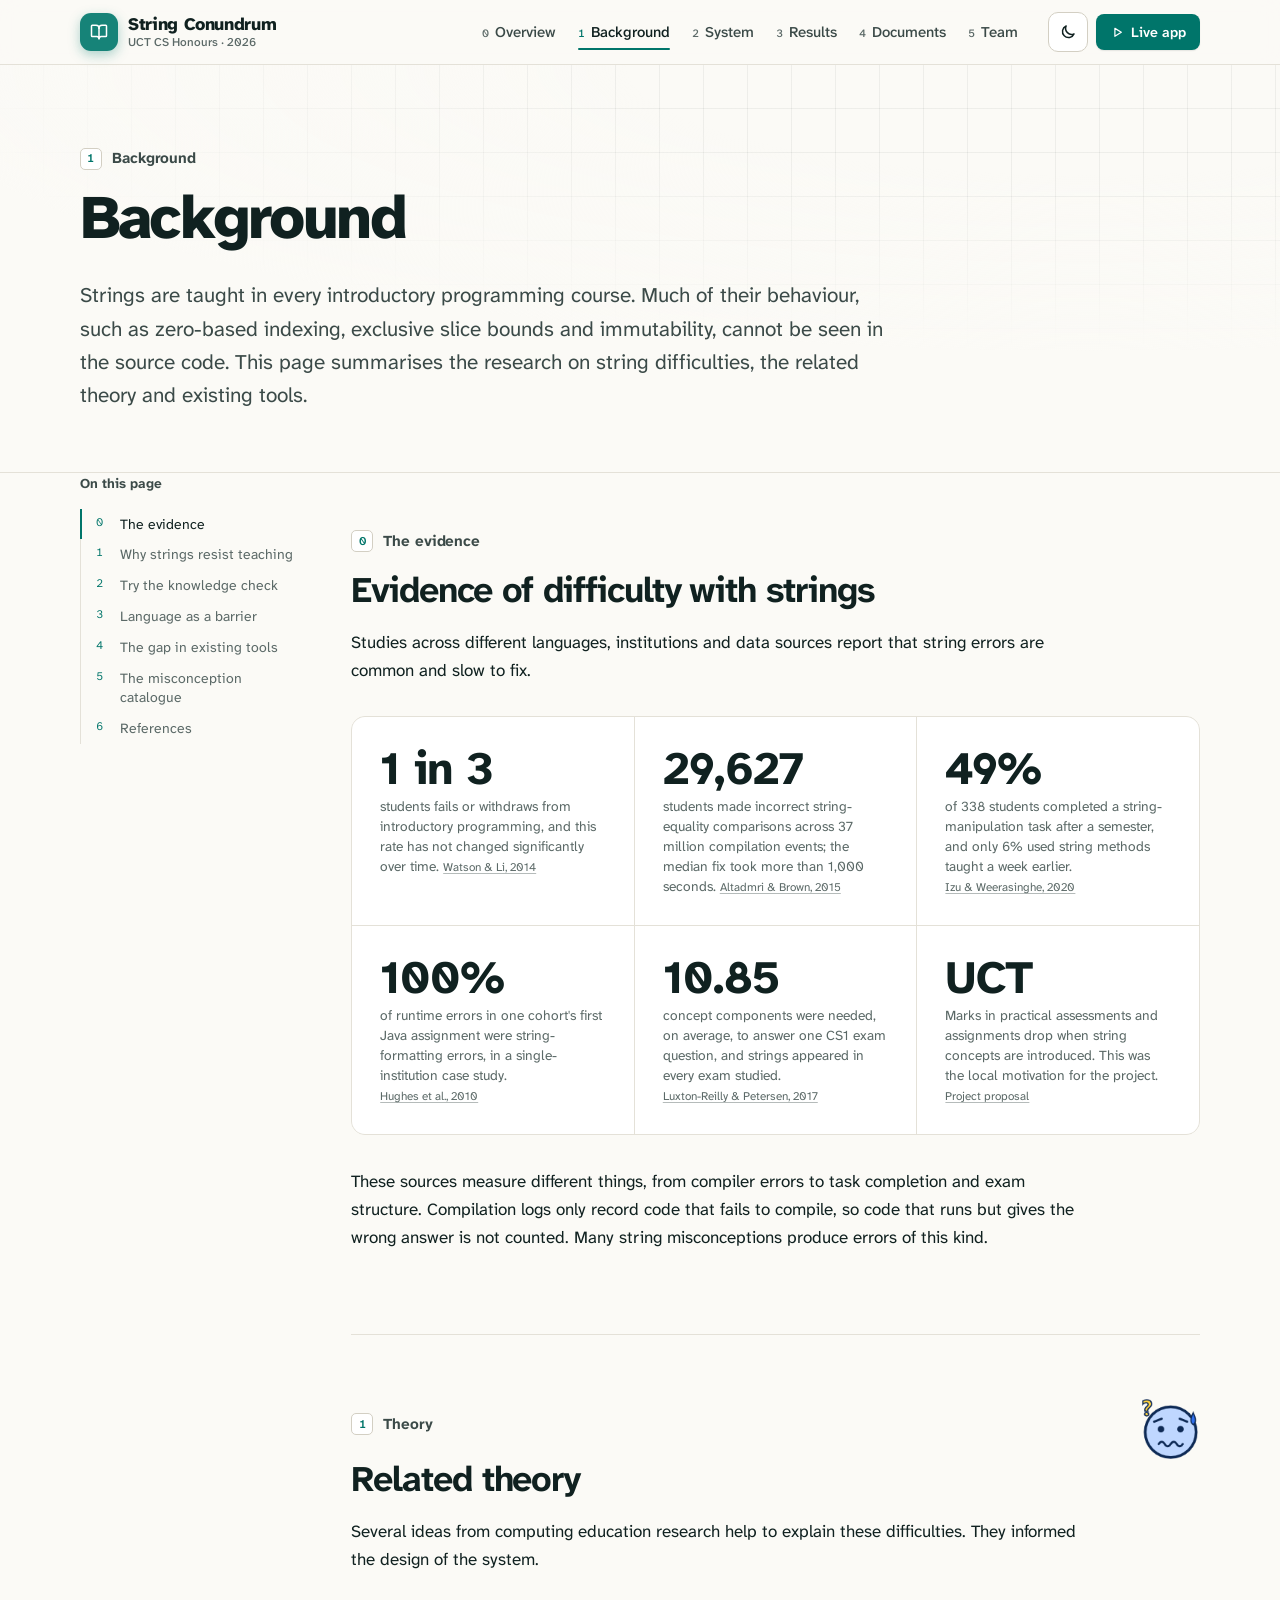
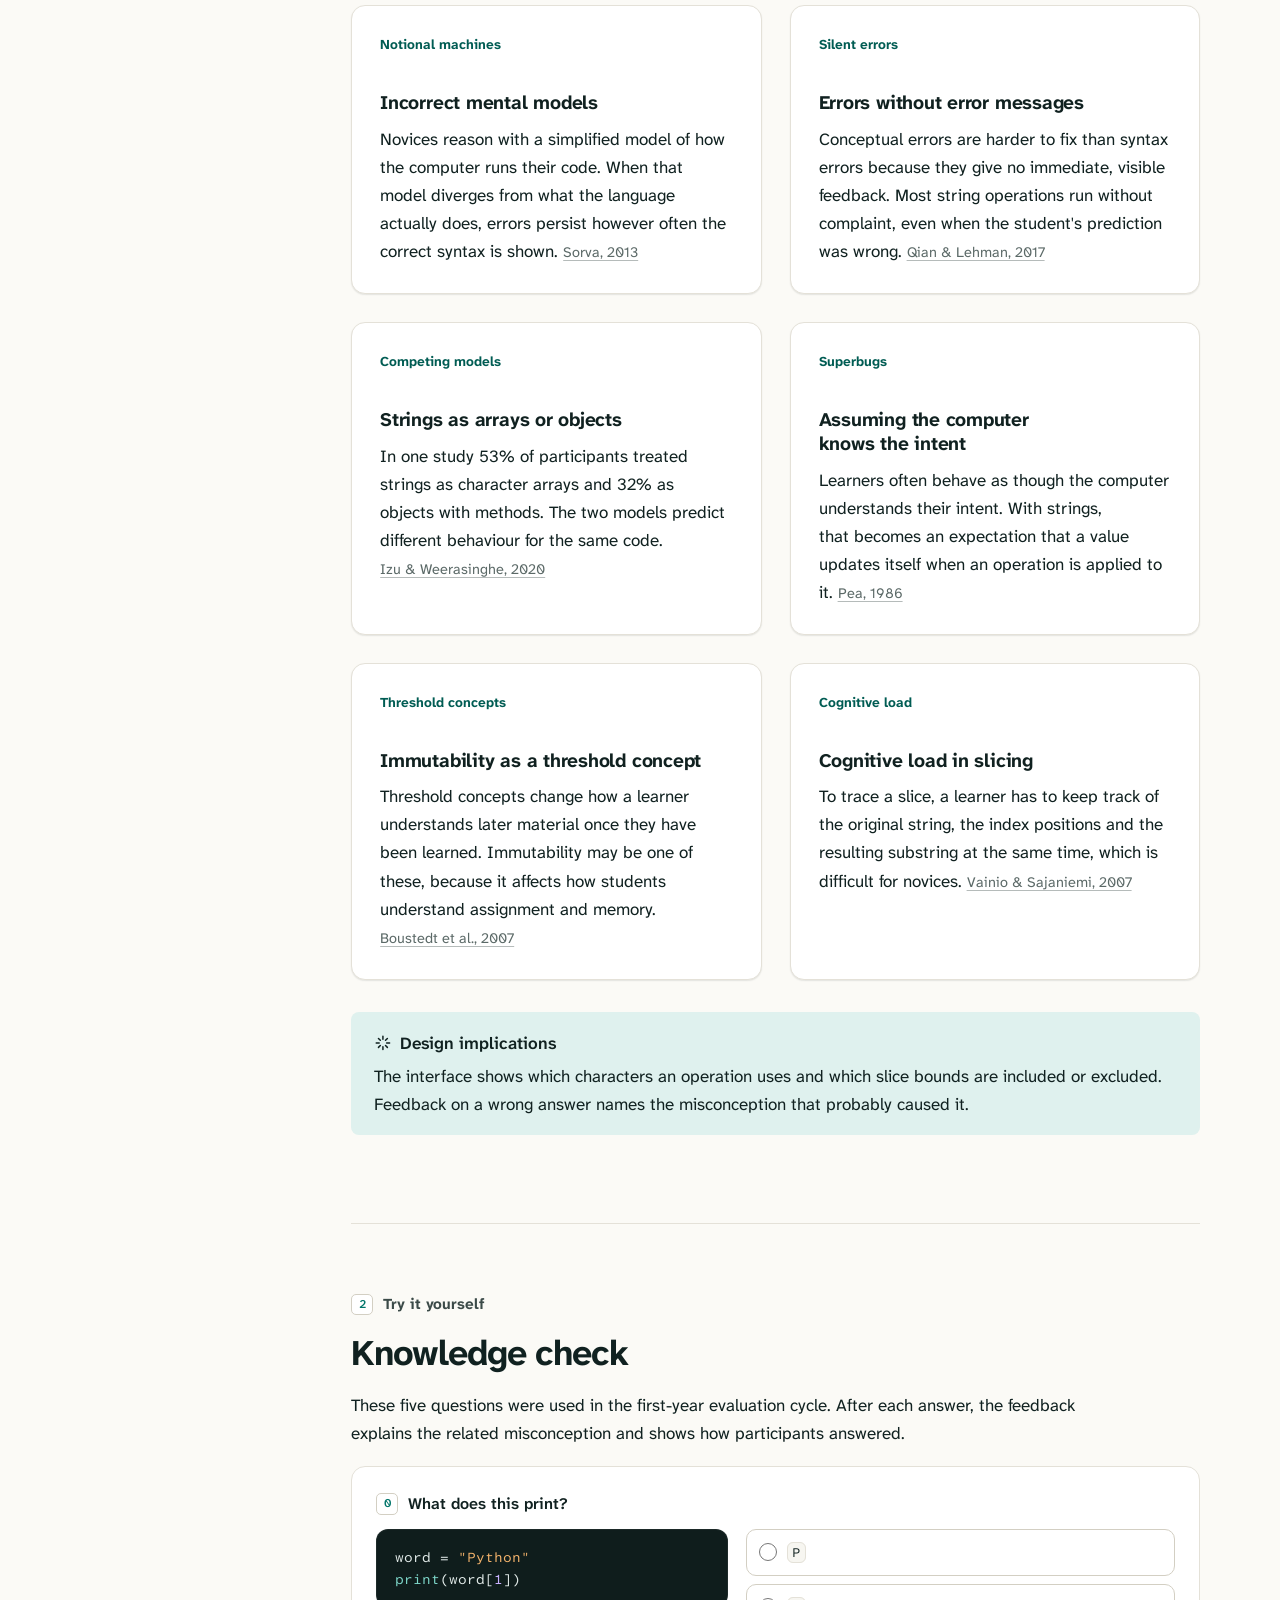
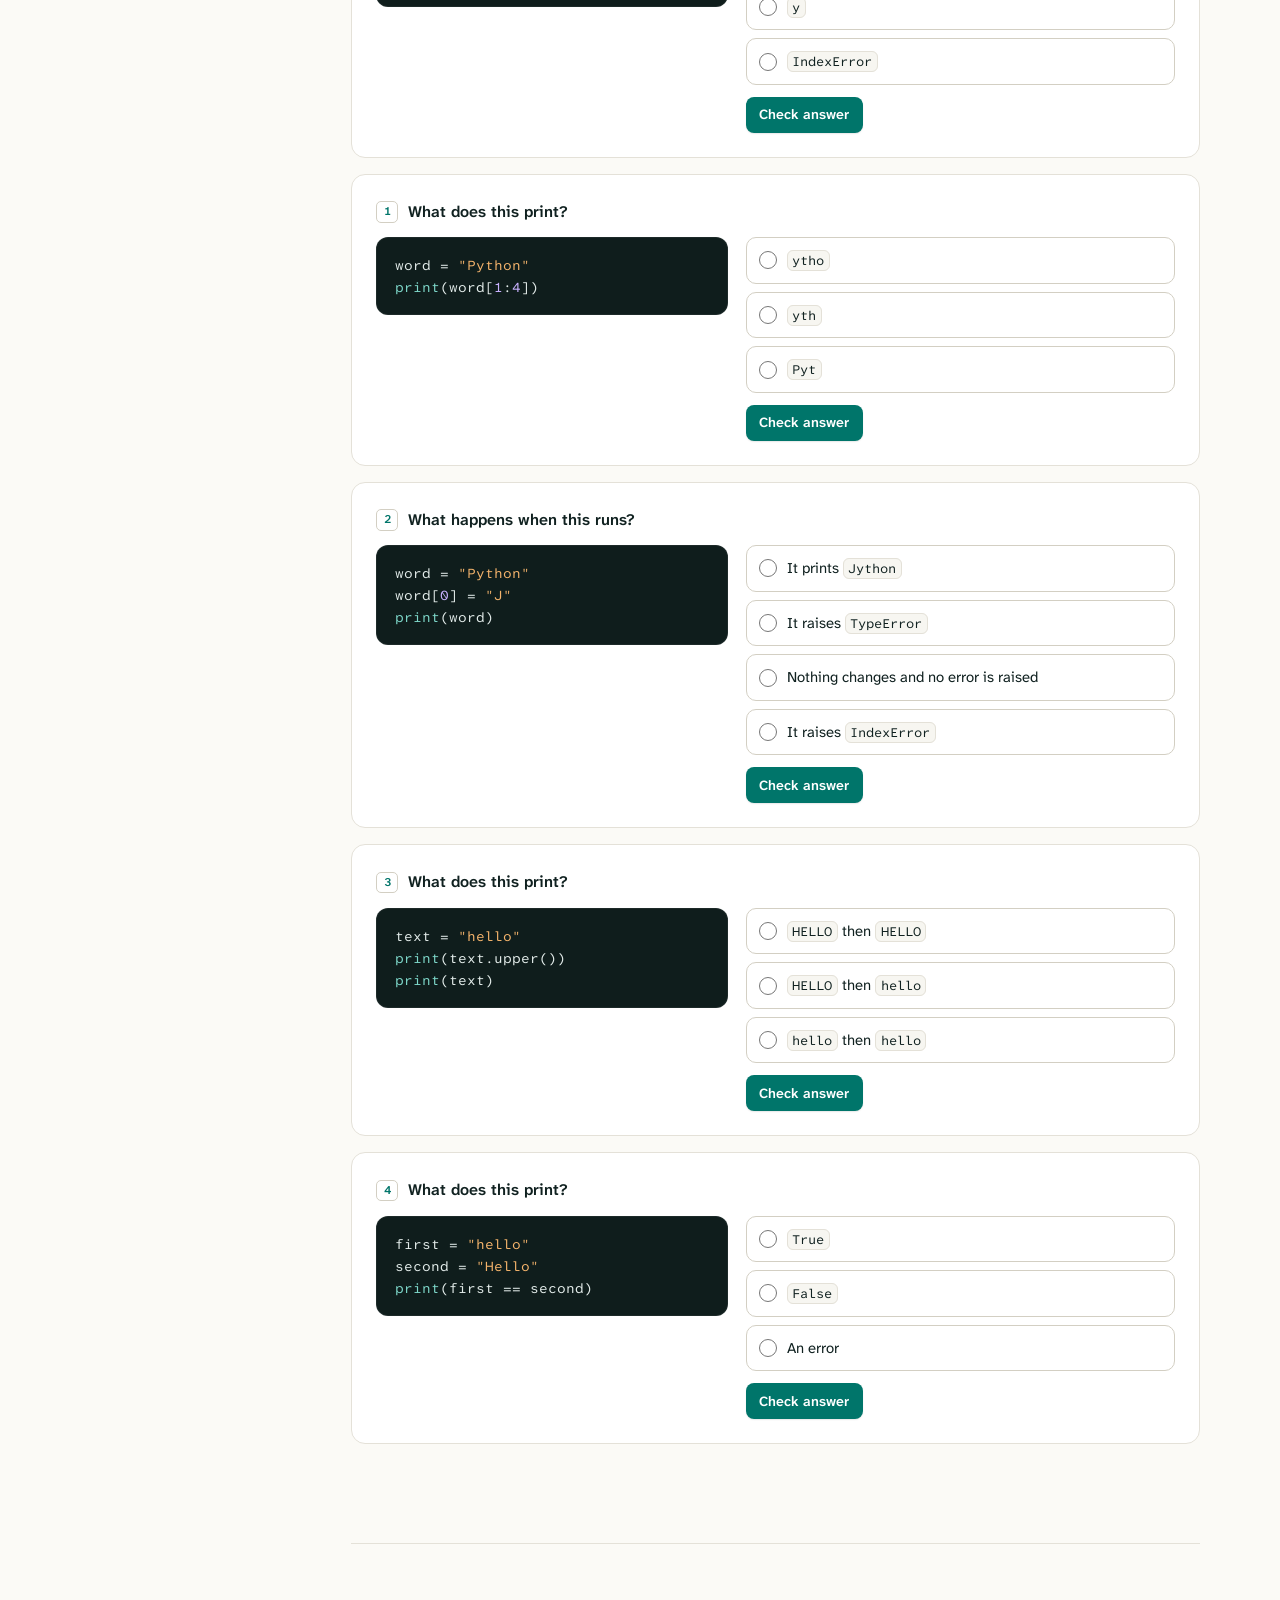
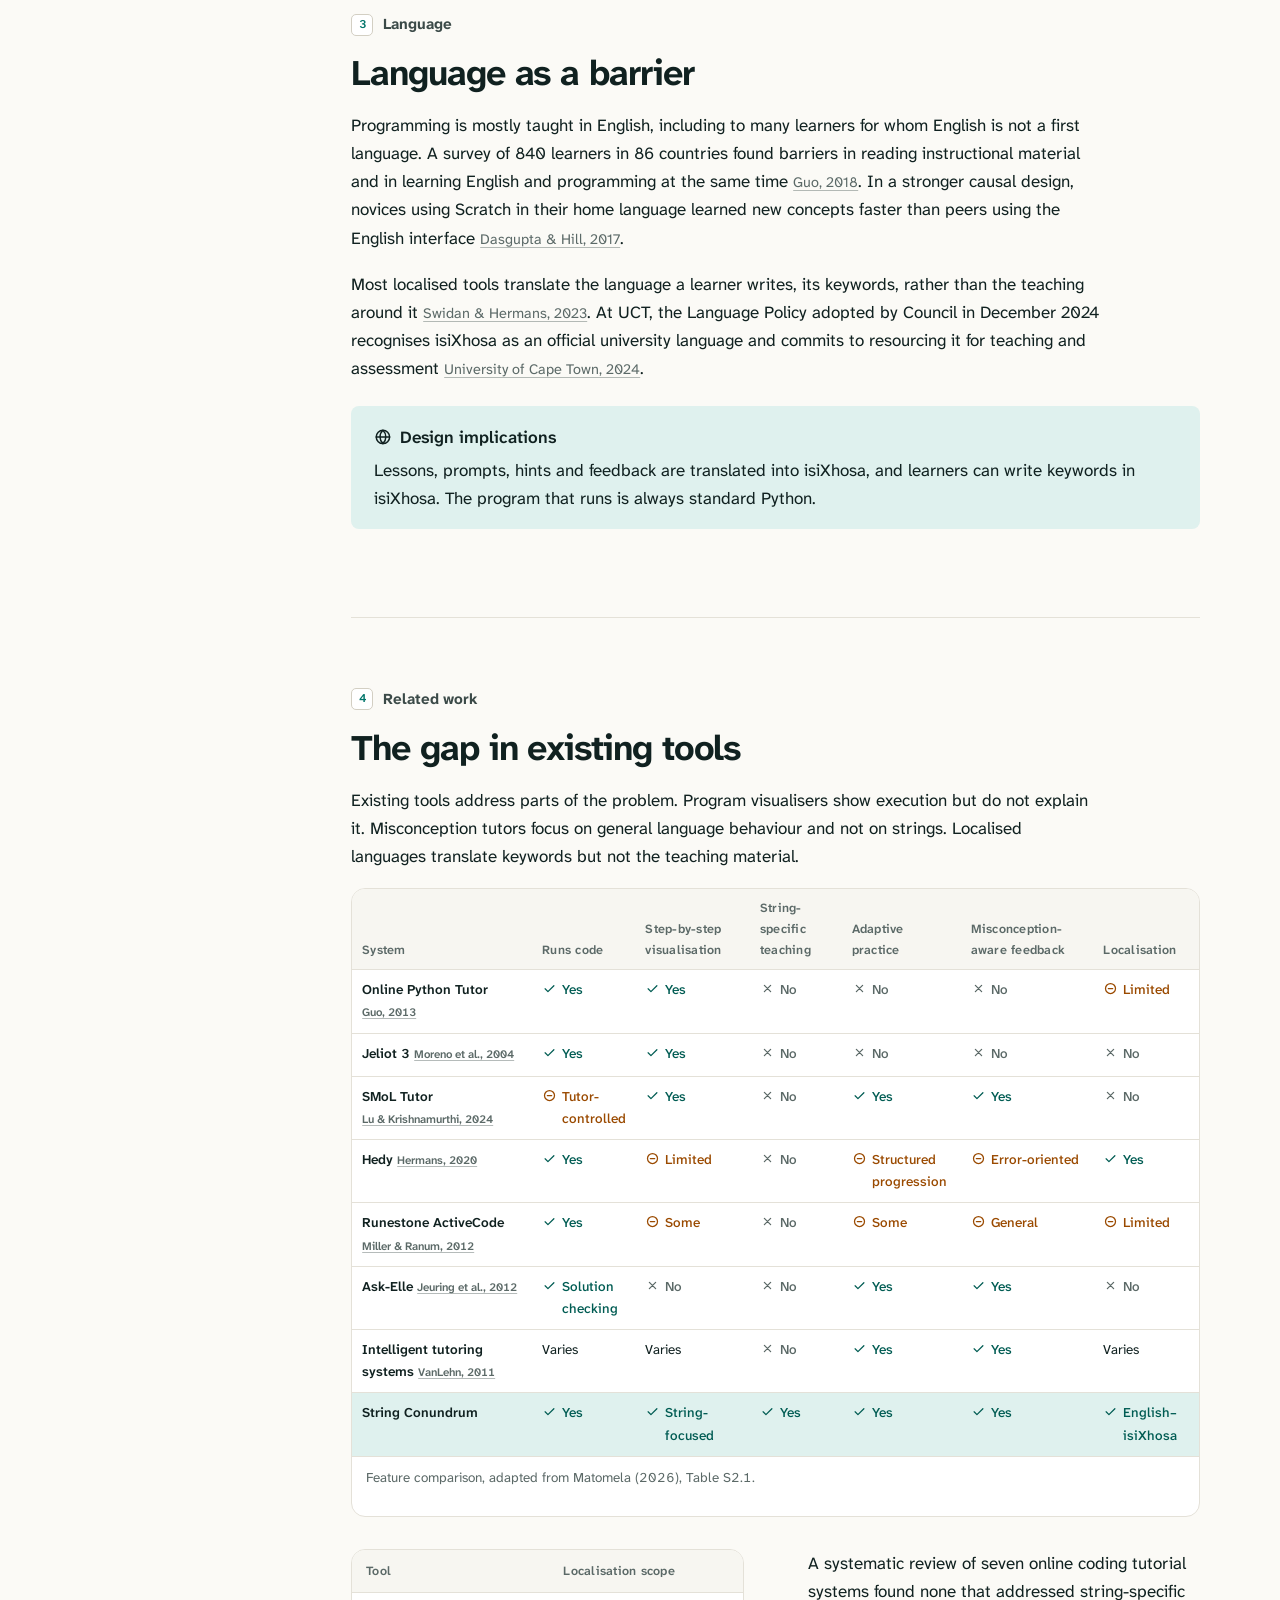
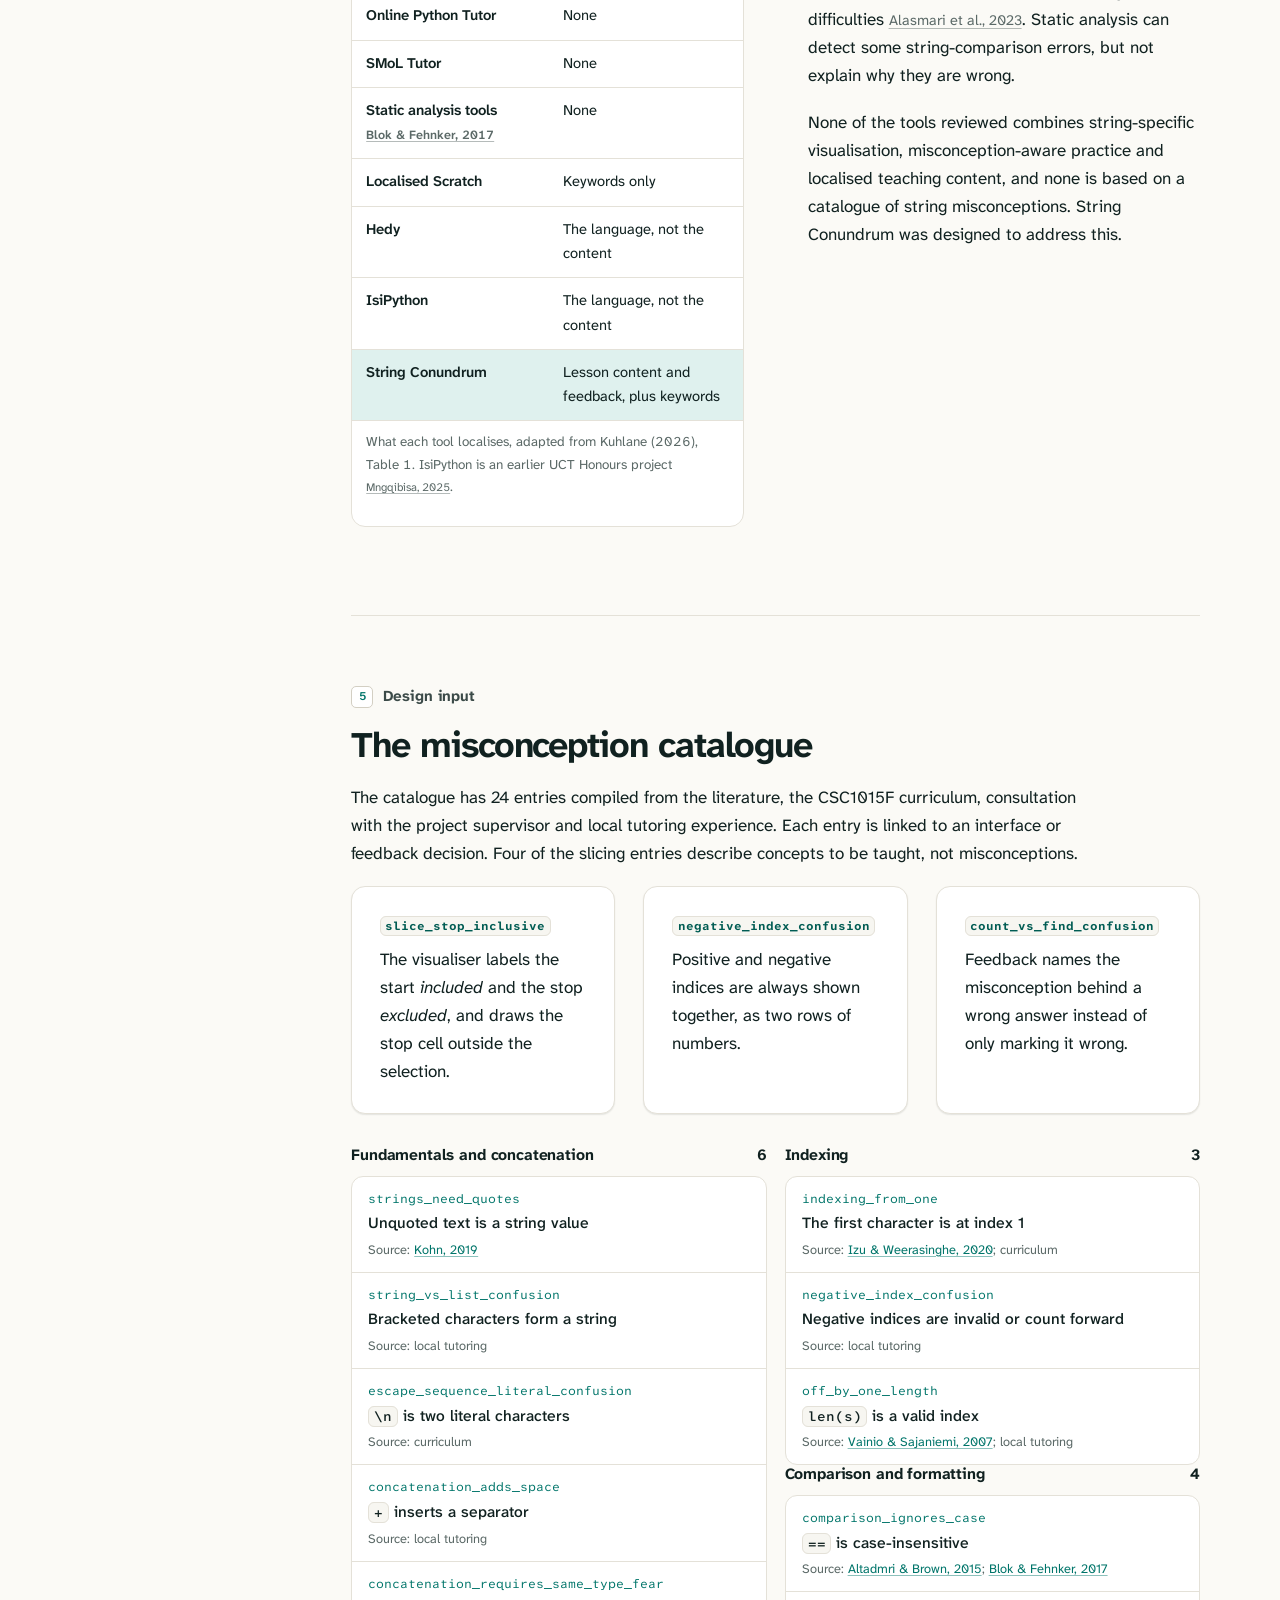
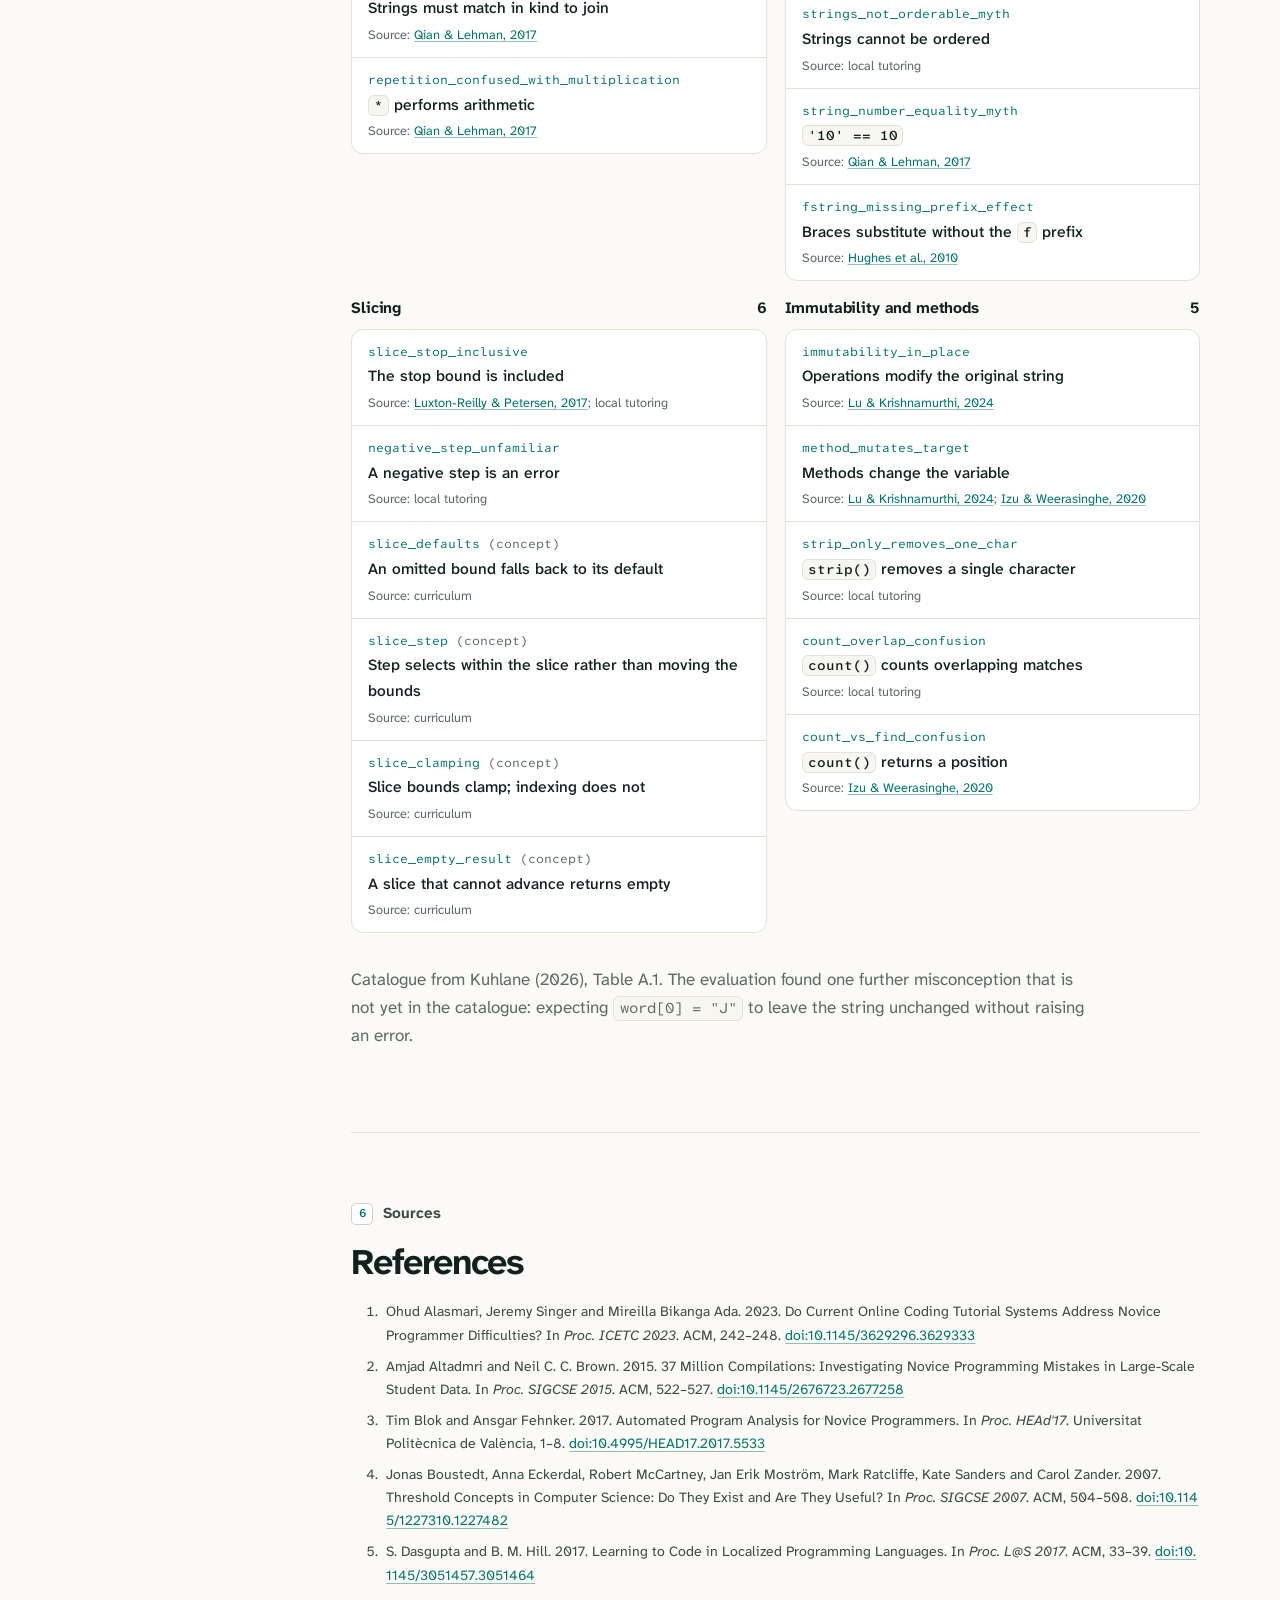
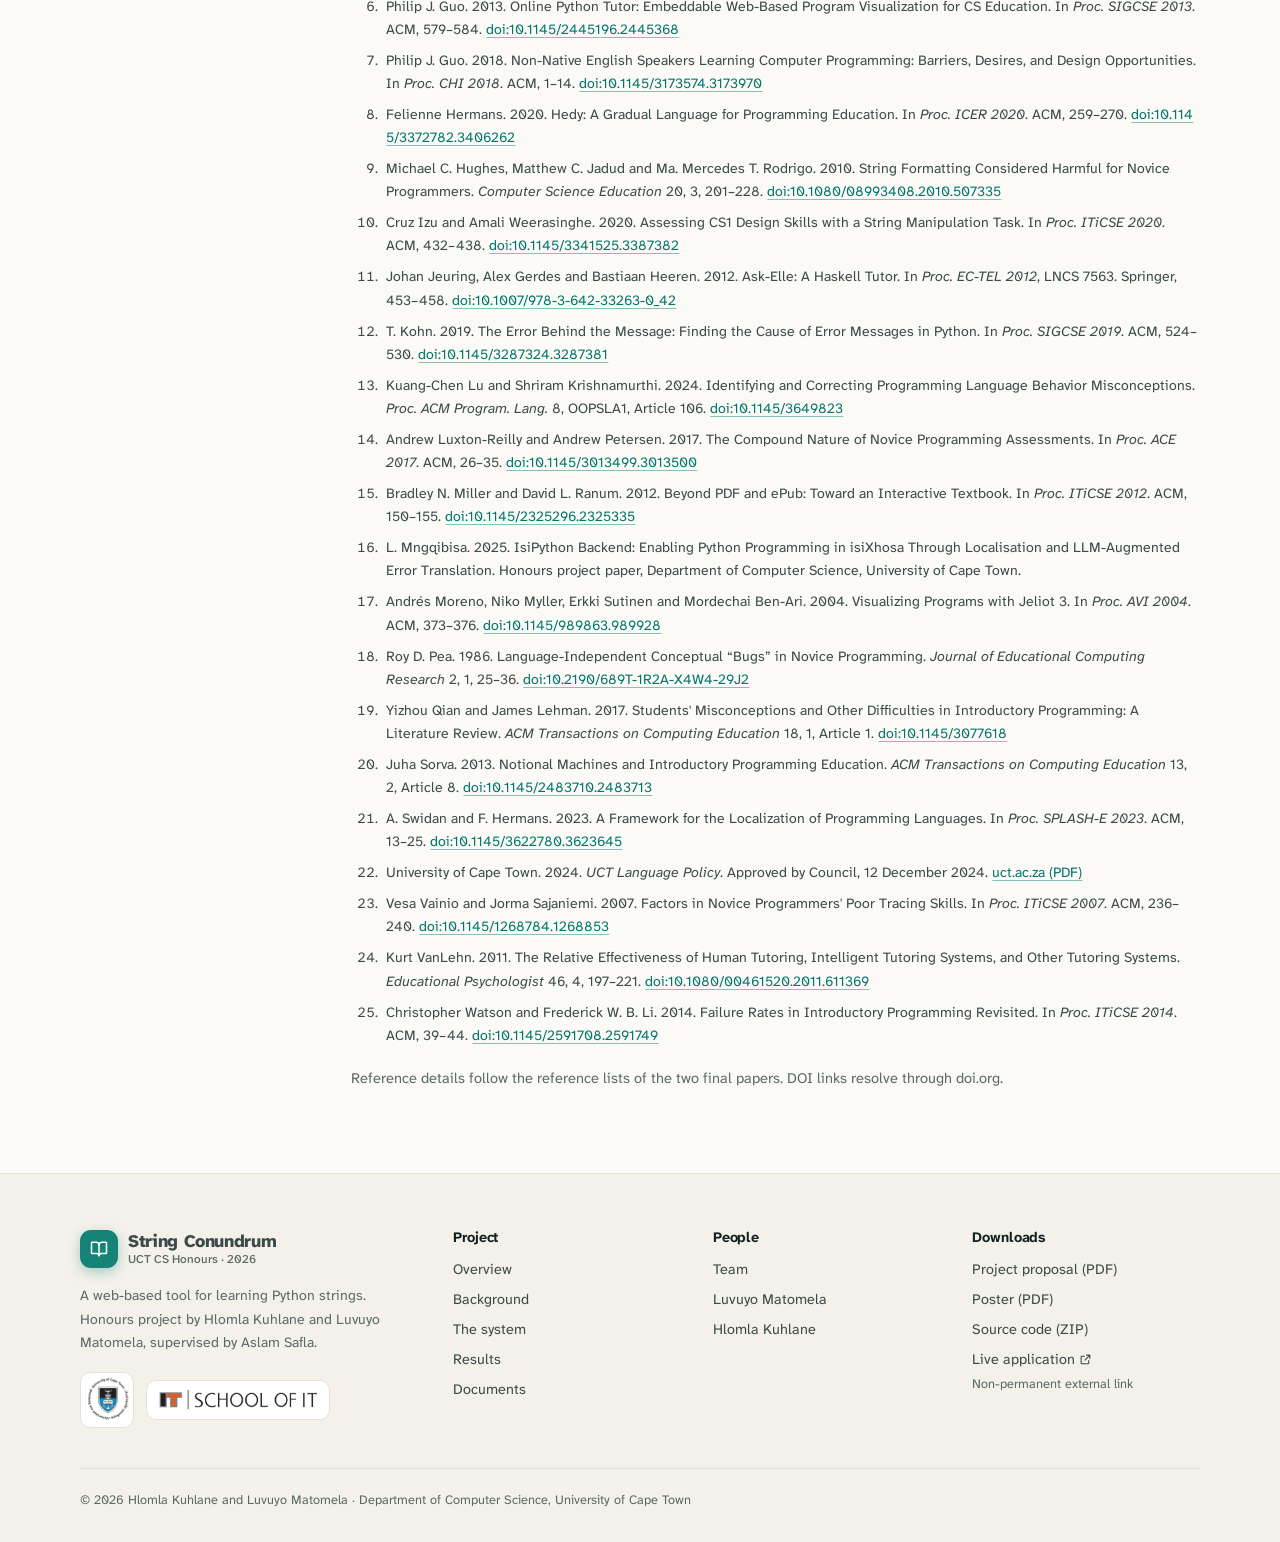
<file: string-conundrum-website/background.html>
<!DOCTYPE html>
<html lang="en">
<head>
<meta charset="utf-8">
<meta name="viewport" content="width=device-width, initial-scale=1">
<title>Background · String Conundrum</title>
<meta name="description" content="Why strings are hard for novice programmers: the evidence, the theory, the language barrier, the gap in existing tools and the 24-entry misconception catalogue.">
<meta name="author" content="Hlomla Kuhlane and Luvuyo Matomela">
<meta name="color-scheme" content="light dark">
<meta name="theme-color" content="#fbfaf6" media="(prefers-color-scheme: light)">
<meta name="theme-color" content="#0d1211" media="(prefers-color-scheme: dark)">
<link rel="icon" href="assets/img/favicon.svg" type="image/svg+xml">
<link rel="icon" href="assets/img/favicon-32.png" sizes="32x32" type="image/png">
<link rel="apple-touch-icon" href="assets/img/apple-touch-icon.png">
<link rel="stylesheet" href="assets/css/site.css">
<script>(function(){var d=document.documentElement;d.classList.add('js');try{var t=localStorage.getItem('sc-theme');if(t==='light'||t==='dark'){d.setAttribute('data-theme',t);}}catch(e){}})();</script>
<script src="assets/js/site.js" defer></script>
</head>
<body>
<a class="skip-link" href="#main">Skip to content</a>
<header class="site-header">
  <div class="wrap header-inner">
    <a class="brand" href="index.html"><span class="brand-logo" aria-hidden="true"><svg viewBox="0 0 24 24"><path d="M12 7v14"/><path d="M3 18a1 1 0 0 1-1-1V4a1 1 0 0 1 1-1h5a4 4 0 0 1 4 4 4 4 0 0 1 4-4h5a1 1 0 0 1 1 1v13a1 1 0 0 1-1 1h-6a3 3 0 0 0-3 3 3 3 0 0 0-3-3z"/></svg></span><span class="brand-text"><span class="brand-name">String Conundrum</span><span class="brand-sub">UCT CS Honours · 2026</span></span></a>
    <nav id="site-nav" class="site-nav" aria-label="Main"><ul><li><a href="index.html"><span class="nav-i">0</span>Overview</a></li><li><a href="background.html" aria-current="page"><span class="nav-i">1</span>Background</a></li><li><a href="system.html"><span class="nav-i">2</span>System</a></li><li><a href="results.html"><span class="nav-i">3</span>Results</a></li><li><a href="documents.html"><span class="nav-i">4</span>Documents</a></li><li><a href="team.html"><span class="nav-i">5</span>Team</a></li></ul></nav>
    <div class="header-actions">
      <button class="icon-btn theme-toggle" type="button" aria-label="Switch colour theme"><svg class="icon i-moon" viewBox="0 0 24 24" aria-hidden="true"><path d="M20 14.5A8 8 0 0 1 9.5 4 8 8 0 1 0 20 14.5z"/></svg><svg class="icon i-sun" viewBox="0 0 24 24" aria-hidden="true"><circle cx="12" cy="12" r="4"/><path d="M12 2.5v2M12 19.5v2M4.6 4.6 6 6M18 18l1.4 1.4M2.5 12h2M19.5 12h2M4.6 19.4 6 18M18 6l1.4-1.4"/></svg></button>
      <a class="btn btn-sm btn-primary btn-live" href="http://string-1.cs.uct.ac.za/" rel="external noopener" title="Non-permanent external link to the deployed application"><svg class="icon" viewBox="0 0 24 24" aria-hidden="true"><path d="M8 5.5v13l10.5-6.5z"/></svg><span>Live app</span><span class="sr-only"> (non-permanent external link)</span></a>
      <button class="icon-btn nav-toggle" type="button" aria-expanded="false" aria-controls="site-nav"><svg class="icon" viewBox="0 0 24 24" aria-hidden="true"><path d="M4 7h16M4 12h16M4 17h16"/></svg><span class="sr-only">Menu</span></button>
    </div>
  </div>
</header>
<main id="main">
<section class="page-hero">
  <div class="wrap">
    <p class="eyebrow"><span class="idx">1</span>Background</p>
    <h1>Background</h1>
    <p class="lede">Strings are taught in every introductory programming course. Much of their behaviour, such as zero-based indexing, exclusive slice bounds and immutability, cannot be seen in the source code. This page summarises the research on string difficulties, the related theory and existing tools.</p>
  </div>
</section>

<div class="wrap with-toc">
<nav class="toc" aria-label="On this page"><p class="toc-title">On this page</p><ol><li><a href="#evidence"><span class="toc-i">0</span>The evidence</a></li><li><a href="#theory"><span class="toc-i">1</span>Why strings resist teaching</a></li><li><a href="#try"><span class="toc-i">2</span>Try the knowledge check</a></li><li><a href="#language"><span class="toc-i">3</span>Language as a barrier</a></li><li><a href="#gap"><span class="toc-i">4</span>The gap in existing tools</a></li><li><a href="#catalogue"><span class="toc-i">5</span>The misconception catalogue</a></li><li><a href="#references"><span class="toc-i">6</span>References</a></li></ol></nav>
<div>

<section class="content-section" id="evidence" data-toc="The evidence">
  <p class="eyebrow"><span class="idx">0</span>The evidence</p>
  <h2>Evidence of difficulty with strings</h2>
  <p class="prose">Studies across different languages, institutions and data sources report that string errors are common and slow to fix.</p>
  <div class="stats mt-2">
    <div class="stat"><span class="stat-value">1 in 3</span><span class="stat-note">students fails or withdraws from introductory programming, and this rate has not changed significantly over time. <a class="cite-inline" href="#ref-watson2014">Watson &amp; Li, 2014</a></span></div>
    <div class="stat"><span class="stat-value">29,627</span><span class="stat-note">students made incorrect string-equality comparisons across 37 million compilation events; the median fix took more than 1,000 seconds. <a class="cite-inline" href="#ref-altadmri2015">Altadmri &amp; Brown, 2015</a></span></div>
    <div class="stat"><span class="stat-value">49%</span><span class="stat-note">of 338 students completed a string-manipulation task after a semester, and only 6% used string methods taught a week earlier. <a class="cite-inline" href="#ref-izu2020">Izu &amp; Weerasinghe, 2020</a></span></div>
    <div class="stat"><span class="stat-value">100%</span><span class="stat-note">of runtime errors in one cohort's first Java assignment were string-formatting errors, in a single-institution case study. <a class="cite-inline" href="#ref-hughes2010">Hughes et al., 2010</a></span></div>
    <div class="stat"><span class="stat-value">10.85</span><span class="stat-note">concept components were needed, on average, to answer one CS1 exam question, and strings appeared in every exam studied. <a class="cite-inline" href="#ref-luxton2017">Luxton-Reilly &amp; Petersen, 2017</a></span></div>
    <div class="stat"><span class="stat-value">UCT</span><span class="stat-note">Marks in practical assessments and assignments drop when string concepts are introduced. This was the local motivation for the project. <a class="cite-inline" href="docs/string-conundrum-proposal.pdf">Project proposal</a></span></div>
  </div>
  <p class="prose mt-2">These sources measure different things, from compiler errors to task completion and exam structure. Compilation logs only record code that fails to compile, so code that runs but gives the wrong answer is not counted. Many string misconceptions produce errors of this kind.</p>
</section>

<section class="content-section" id="theory" data-toc="Why strings resist teaching">
  <div class="head-row"><p class="eyebrow"><span class="idx">1</span>Theory</p><img class="sec-icon" src="assets/img/poster/icon-problem.webp" width="75" height="81" alt=""></div>
  <h2>Related theory</h2>
  <p class="prose">Several ideas from computing education research help to explain these difficulties. They informed the design of the system.</p>
  <div class="grid grid-2 mt-2">
    <article class="card"><p class="card-kicker">Notional machines</p><h3>Incorrect mental models</h3><p>Novices reason with a simplified model of how the computer runs their code. When that model diverges from what the language actually does, errors persist however often the correct syntax is shown. <a class="cite-inline" href="#ref-sorva2013">Sorva, 2013</a></p></article>
    <article class="card"><p class="card-kicker">Silent errors</p><h3>Errors without error messages</h3><p>Conceptual errors are harder to fix than syntax errors because they give no immediate, visible feedback. Most string operations run without complaint, even when the student's prediction was wrong. <a class="cite-inline" href="#ref-qian2017">Qian &amp; Lehman, 2017</a></p></article>
    <article class="card"><p class="card-kicker">Competing models</p><h3>Strings as arrays or objects</h3><p>In one study 53% of participants treated strings as character arrays and 32% as objects with methods. The two models predict different behaviour for the same code. <a class="cite-inline" href="#ref-izu2020">Izu &amp; Weerasinghe, 2020</a></p></article>
    <article class="card"><p class="card-kicker">Superbugs</p><h3>Assuming the computer knows the intent</h3><p>Learners often behave as though the computer understands their intent. With strings, that becomes an expectation that a value updates itself when an operation is applied to it. <a class="cite-inline" href="#ref-pea1986">Pea, 1986</a></p></article>
    <article class="card"><p class="card-kicker">Threshold concepts</p><h3>Immutability as a threshold concept</h3><p>Threshold concepts change how a learner understands later material once they have been learned. Immutability may be one of these, because it affects how students understand assignment and memory. <a class="cite-inline" href="#ref-boustedt2007">Boustedt et al., 2007</a></p></article>
    <article class="card"><p class="card-kicker">Cognitive load</p><h3>Cognitive load in slicing</h3><p>To trace a slice, a learner has to keep track of the original string, the index positions and the resulting substring at the same time, which is difficult for novices. <a class="cite-inline" href="#ref-vainio2007">Vainio &amp; Sajaniemi, 2007</a></p></article>
  </div>
  <div class="callout callout--soft mt-2">
    <p class="callout-title"><svg class="icon" viewBox="0 0 24 24" aria-hidden="true"><path d="M12 3v4M12 17v4M3 12h4M17 12h4M6 6l2.5 2.5M15.5 15.5 18 18M6 18l2.5-2.5M15.5 8.5 18 6"/></svg>Design implications</p>
    <p>The interface shows which characters an operation uses and which slice bounds are included or excluded. Feedback on a wrong answer names the misconception that probably caused it.</p>
  </div>
</section>

<section class="content-section" id="try" data-toc="Try the knowledge check">
  <p class="eyebrow"><span class="idx">2</span>Try it yourself</p>
  <h2>Knowledge check</h2>
  <p class="prose">These five questions were used in the first-year evaluation cycle. After each answer, the feedback explains the related misconception and shows how participants answered.</p>
  <div class="quiz"><form class="q" id="q-index" data-answer="b"><fieldset><legend><span class="idx">0</span>What does this print?</legend><div class="q-grid"><pre class="code"><code>word = <span class="tk-str">&quot;Python&quot;</span>
<span class="tk-kw">print</span>(word[<span class="tk-num">1</span>])</code></pre><div><div class="q-opts"><label class="q-opt"><input type="radio" name="q-index" value="a"><span><code>P</code></span></label><label class="q-opt"><input type="radio" name="q-index" value="b"><span><code>y</code></span></label><label class="q-opt"><input type="radio" name="q-index" value="c"><span><code>IndexError</code></span></label></div><div class="q-actions"><button class="btn btn-sm btn-primary" type="submit">Check answer</button><span class="q-status" aria-live="polite"></span></div></div></div><div class="q-feedback" aria-live="polite" hidden></div><div class="q-fb" data-for="a" hidden><p>Indexing starts at 0, not 1: <code>word[0]</code> is <code>P</code>, so <code>word[1]</code> is <code>y</code>. This is the misconception <code>indexing_from_one</code>.</p></div><div class="q-fb" data-for="b" hidden><p>Indices start at 0, so index 1 is the second character.</p></div><div class="q-fb" data-for="c" hidden><p>Index 1 exists: the valid indices for <code>"Python"</code> run from 0 to 5 (or −6 to −1).</p></div><div class="q-study-src" hidden><p><strong>In our study,</strong> 33 of 35 participants answered the indexing item correctly.</p></div><details class="q-reveal"><summary>Show the answer</summary><p>Answer: <code>y</code>. Counting starts at 0, so index 1 is the second character.</p><p><strong>In our study,</strong> 33 of 35 participants answered the indexing item correctly.</p></details></fieldset></form><form class="q" id="q-slice" data-answer="b"><fieldset><legend><span class="idx">1</span>What does this print?</legend><div class="q-grid"><pre class="code"><code>word = <span class="tk-str">&quot;Python&quot;</span>
<span class="tk-kw">print</span>(word[<span class="tk-num">1</span>:<span class="tk-num">4</span>])</code></pre><div><div class="q-opts"><label class="q-opt"><input type="radio" name="q-slice" value="a"><span><code>ytho</code></span></label><label class="q-opt"><input type="radio" name="q-slice" value="b"><span><code>yth</code></span></label><label class="q-opt"><input type="radio" name="q-slice" value="c"><span><code>Pyt</code></span></label></div><div class="q-actions"><button class="btn btn-sm btn-primary" type="submit">Check answer</button><span class="q-status" aria-live="polite"></span></div></div></div><div class="q-feedback" aria-live="polite" hidden></div><div class="q-fb" data-for="a" hidden><p>Close, but the stop bound is excluded: <code>word[1:4]</code> takes indices 1, 2 and 3. This is <code>slice_stop_inclusive</code>, the inclusive-stop model.</p></div><div class="q-fb" data-for="b" hidden><p>The slice starts at index 1 (included) and stops before index 4 (excluded).</p></div><div class="q-fb" data-for="c" hidden><p>That counts from 1. Python counts from 0, so index 1 is <code>y</code>.</p></div><div class="q-study-src" hidden><p><strong>In our study,</strong> 30 of 35 answered correctly, and all five wrong answers were <code>ytho</code>.</p></div><details class="q-reveal"><summary>Show the answer</summary><p>Answer: <code>yth</code>. Start at index 1 (included), stop before index 4 (excluded).</p><p><strong>In our study,</strong> 30 of 35 answered correctly, and all five wrong answers were <code>ytho</code>.</p></details></fieldset></form><form class="q" id="q-immut" data-answer="b"><fieldset><legend><span class="idx">2</span>What happens when this runs?</legend><div class="q-grid"><pre class="code"><code>word = <span class="tk-str">&quot;Python&quot;</span>
word[<span class="tk-num">0</span>] = <span class="tk-str">&quot;J&quot;</span>
<span class="tk-kw">print</span>(word)</code></pre><div><div class="q-opts"><label class="q-opt"><input type="radio" name="q-immut" value="a"><span>It prints <code>Jython</code></span></label><label class="q-opt"><input type="radio" name="q-immut" value="b"><span>It raises <code>TypeError</code></span></label><label class="q-opt"><input type="radio" name="q-immut" value="c"><span>Nothing changes and no error is raised</span></label><label class="q-opt"><input type="radio" name="q-immut" value="d"><span>It raises <code>IndexError</code></span></label></div><div class="q-actions"><button class="btn btn-sm btn-primary" type="submit">Check answer</button><span class="q-status" aria-live="polite"></span></div></div></div><div class="q-feedback" aria-live="polite" hidden></div><div class="q-fb" data-for="a" hidden><p>Strings are immutable, so Python refuses to change a character in place. This is <code>immutability_in_place</code>, the most common wrong answer in our data.</p></div><div class="q-fb" data-for="b" hidden><p>Python stops with <code>TypeError: 'str' object does not support item assignment</code>. To change it, build a new string: <code>word = "J" + word[1:]</code>.</p></div><div class="q-fb" data-for="c" hidden><p>The string does stay unchanged, but Python does not stay silent: it raises <code>TypeError</code>. This answer was not in the original misconception catalogue.</p></div><div class="q-fb" data-for="d" hidden><p>An error is right, but not this one: index 0 exists. Python raises <code>TypeError</code> because a string's characters cannot be assigned at all.</p></div><div class="q-study-src" hidden><p><strong>In our study,</strong> 24 of 35 recognised that the assignment is rejected: 7 chose <code>Jython</code>, 3 expected nothing to happen and 1 expected an <code>IndexError</code>.</p></div><details class="q-reveal"><summary>Show the answer</summary><p>Answer: it raises <code>TypeError</code>, because strings are immutable.</p><p><strong>In our study,</strong> 24 of 35 recognised that the assignment is rejected: 7 chose <code>Jython</code>, 3 expected nothing to happen and 1 expected an <code>IndexError</code>.</p></details></fieldset></form><form class="q" id="q-method" data-answer="b"><fieldset><legend><span class="idx">3</span>What does this print?</legend><div class="q-grid"><pre class="code"><code>text = <span class="tk-str">&quot;hello&quot;</span>
<span class="tk-kw">print</span>(text.upper())
<span class="tk-kw">print</span>(text)</code></pre><div><div class="q-opts"><label class="q-opt"><input type="radio" name="q-method" value="a"><span><code>HELLO</code> then <code>HELLO</code></span></label><label class="q-opt"><input type="radio" name="q-method" value="b"><span><code>HELLO</code> then <code>hello</code></span></label><label class="q-opt"><input type="radio" name="q-method" value="c"><span><code>hello</code> then <code>hello</code></span></label></div><div class="q-actions"><button class="btn btn-sm btn-primary" type="submit">Check answer</button><span class="q-status" aria-live="polite"></span></div></div></div><div class="q-feedback" aria-live="polite" hidden></div><div class="q-fb" data-for="a" hidden><p><code>upper()</code> returns a new string and leaves <code>text</code> alone. This is <code>method_mutates_target</code>.</p></div><div class="q-fb" data-for="b" hidden><p><code>upper()</code> returns a new string; the original is unchanged.</p></div><div class="q-fb" data-for="c" hidden><p>The first <code>print</code> shows the upper-case copy that <code>upper()</code> returns.</p></div><div class="q-study-src" hidden><p><strong>In our study,</strong> 11 of 13 participants in the first-year cycle answered correctly. This item was added in Cycle 3.</p></div><details class="q-reveal"><summary>Show the answer</summary><p>Answer: <code>HELLO</code> then <code>hello</code>.</p><p><strong>In our study,</strong> 11 of 13 participants in the first-year cycle answered correctly. This item was added in Cycle 3.</p></details></fieldset></form><form class="q" id="q-compare" data-answer="b"><fieldset><legend><span class="idx">4</span>What does this print?</legend><div class="q-grid"><pre class="code"><code>first = <span class="tk-str">&quot;hello&quot;</span>
second = <span class="tk-str">&quot;Hello&quot;</span>
<span class="tk-kw">print</span>(first == second)</code></pre><div><div class="q-opts"><label class="q-opt"><input type="radio" name="q-compare" value="a"><span><code>True</code></span></label><label class="q-opt"><input type="radio" name="q-compare" value="b"><span><code>False</code></span></label><label class="q-opt"><input type="radio" name="q-compare" value="c"><span>An error</span></label></div><div class="q-actions"><button class="btn btn-sm btn-primary" type="submit">Check answer</button><span class="q-status" aria-live="polite"></span></div></div></div><div class="q-feedback" aria-live="polite" hidden></div><div class="q-fb" data-for="a" hidden><p><code>==</code> compares characters exactly, and <code>h</code> and <code>H</code> are different characters. This is <code>comparison_ignores_case</code>.</p></div><div class="q-fb" data-for="b" hidden><p>String comparison is case-sensitive, so the two strings differ.</p></div><div class="q-fb" data-for="c" hidden><p>Comparing two strings with <code>==</code> is always allowed; it returns <code>True</code> or <code>False</code>.</p></div><div class="q-study-src" hidden><p><strong>In our study,</strong> 32 of 35 participants answered correctly.</p></div><details class="q-reveal"><summary>Show the answer</summary><p>Answer: <code>False</code>. Comparison is case-sensitive.</p><p><strong>In our study,</strong> 32 of 35 participants answered correctly.</p></details></fieldset></form><p class="quiz-score" aria-live="polite"></p></div>
</section>

<section class="content-section" id="language" data-toc="Language as a barrier">
  <p class="eyebrow"><span class="idx">3</span>Language</p>
  <h2>Language as a barrier</h2>
  <div class="prose">
    <p>Programming is mostly taught in English, including to many learners for whom English is not a first language. A survey of 840 learners in 86 countries found barriers in reading instructional material and in learning English and programming at the same time <a class="cite-inline" href="#ref-guo2018">Guo, 2018</a>. In a stronger causal design, novices using Scratch in their home language learned new concepts faster than peers using the English interface <a class="cite-inline" href="#ref-dasgupta2017">Dasgupta &amp; Hill, 2017</a>.</p>
    <p>Most localised tools translate the language a learner writes, its keywords, rather than the teaching around it <a class="cite-inline" href="#ref-swidan2023">Swidan &amp; Hermans, 2023</a>. At UCT, the Language Policy adopted by Council in December 2024 recognises isiXhosa as an official university language and commits to resourcing it for teaching and assessment <a class="cite-inline" href="#ref-uct2024">University of Cape Town, 2024</a>.</p>
  </div>
  <div class="callout callout--soft">
    <p class="callout-title"><svg class="icon" viewBox="0 0 24 24" aria-hidden="true"><circle cx="12" cy="12" r="9"/><path d="M3 12h18M12 3c2.6 2.5 3.9 5.5 3.9 9s-1.3 6.5-3.9 9c-2.6-2.5-3.9-5.5-3.9-9S9.4 5.5 12 3z"/></svg>Design implications</p>
    <p>Lessons, prompts, hints and feedback are translated into isiXhosa, and learners can write keywords in isiXhosa. The program that runs is always standard Python.</p>
  </div>
</section>

<section class="content-section" id="gap" data-toc="The gap in existing tools">
  <p class="eyebrow"><span class="idx">4</span>Related work</p>
  <h2>The gap in existing tools</h2>
  <p class="prose">Existing tools address parts of the problem. Program visualisers show execution but do not explain it. Misconception tutors focus on general language behaviour and not on strings. Localised languages translate keywords but not the teaching material.</p>
  <div class="table-wrap mt-1">
    <table class="table--compact">
      <caption>Feature comparison, adapted from Matomela (2026), Table S2.1.</caption>
      <thead><tr><th scope="col">System</th><th scope="col">Runs code</th><th scope="col">Step-by-step visualisation</th><th scope="col">String-specific teaching</th><th scope="col">Adaptive practice</th><th scope="col">Misconception-aware feedback</th><th scope="col">Localisation</th></tr></thead>
      <tbody>
        <tr><th scope="row">Online Python Tutor <a class="cite-inline" href="#ref-guo2013">Guo, 2013</a></th><td><span class="yes"><svg class="icon" viewBox="0 0 24 24" aria-hidden="true"><path d="M5 12.5l4.5 4.5L19 7.5"/></svg>Yes</span></td><td><span class="yes"><svg class="icon" viewBox="0 0 24 24" aria-hidden="true"><path d="M5 12.5l4.5 4.5L19 7.5"/></svg>Yes</span></td><td><span class="no"><svg class="icon" viewBox="0 0 24 24" aria-hidden="true"><path d="M7 7l10 10M17 7 7 17"/></svg>No</span></td><td><span class="no"><svg class="icon" viewBox="0 0 24 24" aria-hidden="true"><path d="M7 7l10 10M17 7 7 17"/></svg>No</span></td><td><span class="no"><svg class="icon" viewBox="0 0 24 24" aria-hidden="true"><path d="M7 7l10 10M17 7 7 17"/></svg>No</span></td><td><span class="part"><svg class="icon" viewBox="0 0 24 24" aria-hidden="true"><circle cx="12" cy="12" r="8"/><path d="M8.5 12h7"/></svg>Limited</span></td></tr>
        <tr><th scope="row">Jeliot 3 <a class="cite-inline" href="#ref-moreno2004">Moreno et al., 2004</a></th><td><span class="yes"><svg class="icon" viewBox="0 0 24 24" aria-hidden="true"><path d="M5 12.5l4.5 4.5L19 7.5"/></svg>Yes</span></td><td><span class="yes"><svg class="icon" viewBox="0 0 24 24" aria-hidden="true"><path d="M5 12.5l4.5 4.5L19 7.5"/></svg>Yes</span></td><td><span class="no"><svg class="icon" viewBox="0 0 24 24" aria-hidden="true"><path d="M7 7l10 10M17 7 7 17"/></svg>No</span></td><td><span class="no"><svg class="icon" viewBox="0 0 24 24" aria-hidden="true"><path d="M7 7l10 10M17 7 7 17"/></svg>No</span></td><td><span class="no"><svg class="icon" viewBox="0 0 24 24" aria-hidden="true"><path d="M7 7l10 10M17 7 7 17"/></svg>No</span></td><td><span class="no"><svg class="icon" viewBox="0 0 24 24" aria-hidden="true"><path d="M7 7l10 10M17 7 7 17"/></svg>No</span></td></tr>
        <tr><th scope="row">SMoL Tutor <a class="cite-inline" href="#ref-lu2024">Lu &amp; Krishnamurthi, 2024</a></th><td><span class="part"><svg class="icon" viewBox="0 0 24 24" aria-hidden="true"><circle cx="12" cy="12" r="8"/><path d="M8.5 12h7"/></svg>Tutor-controlled</span></td><td><span class="yes"><svg class="icon" viewBox="0 0 24 24" aria-hidden="true"><path d="M5 12.5l4.5 4.5L19 7.5"/></svg>Yes</span></td><td><span class="no"><svg class="icon" viewBox="0 0 24 24" aria-hidden="true"><path d="M7 7l10 10M17 7 7 17"/></svg>No</span></td><td><span class="yes"><svg class="icon" viewBox="0 0 24 24" aria-hidden="true"><path d="M5 12.5l4.5 4.5L19 7.5"/></svg>Yes</span></td><td><span class="yes"><svg class="icon" viewBox="0 0 24 24" aria-hidden="true"><path d="M5 12.5l4.5 4.5L19 7.5"/></svg>Yes</span></td><td><span class="no"><svg class="icon" viewBox="0 0 24 24" aria-hidden="true"><path d="M7 7l10 10M17 7 7 17"/></svg>No</span></td></tr>
        <tr><th scope="row">Hedy <a class="cite-inline" href="#ref-hermans2020">Hermans, 2020</a></th><td><span class="yes"><svg class="icon" viewBox="0 0 24 24" aria-hidden="true"><path d="M5 12.5l4.5 4.5L19 7.5"/></svg>Yes</span></td><td><span class="part"><svg class="icon" viewBox="0 0 24 24" aria-hidden="true"><circle cx="12" cy="12" r="8"/><path d="M8.5 12h7"/></svg>Limited</span></td><td><span class="no"><svg class="icon" viewBox="0 0 24 24" aria-hidden="true"><path d="M7 7l10 10M17 7 7 17"/></svg>No</span></td><td><span class="part"><svg class="icon" viewBox="0 0 24 24" aria-hidden="true"><circle cx="12" cy="12" r="8"/><path d="M8.5 12h7"/></svg>Structured progression</span></td><td><span class="part"><svg class="icon" viewBox="0 0 24 24" aria-hidden="true"><circle cx="12" cy="12" r="8"/><path d="M8.5 12h7"/></svg>Error-oriented</span></td><td><span class="yes"><svg class="icon" viewBox="0 0 24 24" aria-hidden="true"><path d="M5 12.5l4.5 4.5L19 7.5"/></svg>Yes</span></td></tr>
        <tr><th scope="row">Runestone ActiveCode <a class="cite-inline" href="#ref-miller2012">Miller &amp; Ranum, 2012</a></th><td><span class="yes"><svg class="icon" viewBox="0 0 24 24" aria-hidden="true"><path d="M5 12.5l4.5 4.5L19 7.5"/></svg>Yes</span></td><td><span class="part"><svg class="icon" viewBox="0 0 24 24" aria-hidden="true"><circle cx="12" cy="12" r="8"/><path d="M8.5 12h7"/></svg>Some</span></td><td><span class="no"><svg class="icon" viewBox="0 0 24 24" aria-hidden="true"><path d="M7 7l10 10M17 7 7 17"/></svg>No</span></td><td><span class="part"><svg class="icon" viewBox="0 0 24 24" aria-hidden="true"><circle cx="12" cy="12" r="8"/><path d="M8.5 12h7"/></svg>Some</span></td><td><span class="part"><svg class="icon" viewBox="0 0 24 24" aria-hidden="true"><circle cx="12" cy="12" r="8"/><path d="M8.5 12h7"/></svg>General</span></td><td><span class="part"><svg class="icon" viewBox="0 0 24 24" aria-hidden="true"><circle cx="12" cy="12" r="8"/><path d="M8.5 12h7"/></svg>Limited</span></td></tr>
        <tr><th scope="row">Ask-Elle <a class="cite-inline" href="#ref-jeuring2012">Jeuring et al., 2012</a></th><td><span class="yes"><svg class="icon" viewBox="0 0 24 24" aria-hidden="true"><path d="M5 12.5l4.5 4.5L19 7.5"/></svg>Solution checking</span></td><td><span class="no"><svg class="icon" viewBox="0 0 24 24" aria-hidden="true"><path d="M7 7l10 10M17 7 7 17"/></svg>No</span></td><td><span class="no"><svg class="icon" viewBox="0 0 24 24" aria-hidden="true"><path d="M7 7l10 10M17 7 7 17"/></svg>No</span></td><td><span class="yes"><svg class="icon" viewBox="0 0 24 24" aria-hidden="true"><path d="M5 12.5l4.5 4.5L19 7.5"/></svg>Yes</span></td><td><span class="yes"><svg class="icon" viewBox="0 0 24 24" aria-hidden="true"><path d="M5 12.5l4.5 4.5L19 7.5"/></svg>Yes</span></td><td><span class="no"><svg class="icon" viewBox="0 0 24 24" aria-hidden="true"><path d="M7 7l10 10M17 7 7 17"/></svg>No</span></td></tr>
        <tr><th scope="row">Intelligent tutoring systems <a class="cite-inline" href="#ref-vanlehn2011">VanLehn, 2011</a></th><td>Varies</td><td>Varies</td><td><span class="no"><svg class="icon" viewBox="0 0 24 24" aria-hidden="true"><path d="M7 7l10 10M17 7 7 17"/></svg>No</span></td><td><span class="yes"><svg class="icon" viewBox="0 0 24 24" aria-hidden="true"><path d="M5 12.5l4.5 4.5L19 7.5"/></svg>Yes</span></td><td><span class="yes"><svg class="icon" viewBox="0 0 24 24" aria-hidden="true"><path d="M5 12.5l4.5 4.5L19 7.5"/></svg>Yes</span></td><td>Varies</td></tr>
        <tr class="is-us"><th scope="row">String Conundrum</th><td><span class="yes"><svg class="icon" viewBox="0 0 24 24" aria-hidden="true"><path d="M5 12.5l4.5 4.5L19 7.5"/></svg>Yes</span></td><td><span class="yes"><svg class="icon" viewBox="0 0 24 24" aria-hidden="true"><path d="M5 12.5l4.5 4.5L19 7.5"/></svg>String-focused</span></td><td><span class="yes"><svg class="icon" viewBox="0 0 24 24" aria-hidden="true"><path d="M5 12.5l4.5 4.5L19 7.5"/></svg>Yes</span></td><td><span class="yes"><svg class="icon" viewBox="0 0 24 24" aria-hidden="true"><path d="M5 12.5l4.5 4.5L19 7.5"/></svg>Yes</span></td><td><span class="yes"><svg class="icon" viewBox="0 0 24 24" aria-hidden="true"><path d="M5 12.5l4.5 4.5L19 7.5"/></svg>Yes</span></td><td><span class="yes"><svg class="icon" viewBox="0 0 24 24" aria-hidden="true"><path d="M5 12.5l4.5 4.5L19 7.5"/></svg>English–isiXhosa</span></td></tr>
      </tbody>
    </table>
  </div>
  <div class="split split--top mt-2">
    <div class="table-wrap">
      <table>
        <caption>What each tool localises, adapted from Kuhlane (2026), Table 1. IsiPython is an earlier UCT Honours project <a class="cite-inline" href="#ref-mngqibisa2025">Mngqibisa, 2025</a>.</caption>
        <thead><tr><th scope="col">Tool</th><th scope="col">Localisation scope</th></tr></thead>
        <tbody>
          <tr><th scope="row">Online Python Tutor</th><td>None</td></tr>
          <tr><th scope="row">SMoL Tutor</th><td>None</td></tr>
          <tr><th scope="row">Static analysis tools <a class="cite-inline" href="#ref-blok2017">Blok &amp; Fehnker, 2017</a></th><td>None</td></tr>
          <tr><th scope="row">Localised Scratch</th><td>Keywords only</td></tr>
          <tr><th scope="row">Hedy</th><td>The language, not the content</td></tr>
          <tr><th scope="row">IsiPython</th><td>The language, not the content</td></tr>
          <tr class="is-us"><th scope="row">String Conundrum</th><td>Lesson content and feedback, plus keywords</td></tr>
        </tbody>
      </table>
    </div>
    <div class="prose">
      <p>A systematic review of seven online coding tutorial systems found none that addressed string-specific difficulties <a class="cite-inline" href="#ref-alasmari2023">Alasmari et al., 2023</a>. Static analysis can detect some string-comparison errors, but not explain why they are wrong.</p>
      <p>None of the tools reviewed combines string-specific visualisation, misconception-aware practice and localised teaching content, and none is based on a catalogue of string misconceptions. String Conundrum was designed to address this.</p>
    </div>
  </div>
</section>

<section class="content-section" id="catalogue" data-toc="The misconception catalogue">
  <p class="eyebrow"><span class="idx">5</span>Design input</p>
  <h2>The misconception catalogue</h2>
  <div class="prose">
    <p>The catalogue has 24 entries compiled from the literature, the CSC1015F curriculum, consultation with the project supervisor and local tutoring experience. Each entry is linked to an interface or feedback decision. Four of the slicing entries describe concepts to be taught, not misconceptions.</p>
  </div>
  <div class="grid grid-3 mt-1 mb-2">
    <div class="card"><p class="card-kicker"><code>slice_stop_inclusive</code></p><p>The visualiser labels the start <em>included</em> and the stop <em>excluded</em>, and draws the stop cell outside the selection.</p></div>
    <div class="card"><p class="card-kicker"><code>negative_index_confusion</code></p><p>Positive and negative indices are always shown together, as two rows of numbers.</p></div>
    <div class="card"><p class="card-kicker"><code>count_vs_find_confusion</code></p><p>Feedback names the misconception behind a wrong answer instead of only marking it wrong.</p></div>
  </div>
  <div class="mc-groups">
    <div class="mc-group">
      <h3><span>Fundamentals and concatenation</span><span>6</span></h3>
      <ul class="mc-list">
        <li class="mc" id="mc-strings_need_quotes"><span class="mc-id">strings_need_quotes</span><span class="mc-text">Unquoted text is a string value</span><span class="mc-src">Source: <a href="#ref-kohn2019">Kohn, 2019</a></span></li>
        <li class="mc" id="mc-string_vs_list_confusion"><span class="mc-id">string_vs_list_confusion</span><span class="mc-text">Bracketed characters form a string</span><span class="mc-src">Source: local tutoring</span></li>
        <li class="mc" id="mc-escape_sequence_literal_confusion"><span class="mc-id">escape_sequence_literal_confusion</span><span class="mc-text"><code>\n</code> is two literal characters</span><span class="mc-src">Source: curriculum</span></li>
        <li class="mc" id="mc-concatenation_adds_space"><span class="mc-id">concatenation_adds_space</span><span class="mc-text"><code>+</code> inserts a separator</span><span class="mc-src">Source: local tutoring</span></li>
        <li class="mc" id="mc-concatenation_requires_same_type_fear"><span class="mc-id">concatenation_requires_same_type_fear</span><span class="mc-text">Strings must match in kind to join</span><span class="mc-src">Source: <a href="#ref-qian2017">Qian &amp; Lehman, 2017</a></span></li>
        <li class="mc" id="mc-repetition_confused_with_multiplication"><span class="mc-id">repetition_confused_with_multiplication</span><span class="mc-text"><code>*</code> performs arithmetic</span><span class="mc-src">Source: <a href="#ref-qian2017">Qian &amp; Lehman, 2017</a></span></li>
      </ul>
    </div>
    <div class="mc-group">
      <h3><span>Indexing</span><span>3</span></h3>
      <ul class="mc-list">
        <li class="mc" id="mc-indexing_from_one"><span class="mc-id">indexing_from_one</span><span class="mc-text">The first character is at index 1</span><span class="mc-src">Source: <a href="#ref-izu2020">Izu &amp; Weerasinghe, 2020</a>; curriculum</span></li>
        <li class="mc" id="mc-negative_index_confusion"><span class="mc-id">negative_index_confusion</span><span class="mc-text">Negative indices are invalid or count forward</span><span class="mc-src">Source: local tutoring</span></li>
        <li class="mc" id="mc-off_by_one_length"><span class="mc-id">off_by_one_length</span><span class="mc-text"><code>len(s)</code> is a valid index</span><span class="mc-src">Source: <a href="#ref-vainio2007">Vainio &amp; Sajaniemi, 2007</a>; local tutoring</span></li>
      </ul>
      <h3 class="mt-2"><span>Comparison and formatting</span><span>4</span></h3>
      <ul class="mc-list">
        <li class="mc" id="mc-comparison_ignores_case"><span class="mc-id">comparison_ignores_case</span><span class="mc-text"><code>==</code> is case-insensitive</span><span class="mc-src">Source: <a href="#ref-altadmri2015">Altadmri &amp; Brown, 2015</a>; <a href="#ref-blok2017">Blok &amp; Fehnker, 2017</a></span></li>
        <li class="mc" id="mc-strings_not_orderable_myth"><span class="mc-id">strings_not_orderable_myth</span><span class="mc-text">Strings cannot be ordered</span><span class="mc-src">Source: local tutoring</span></li>
        <li class="mc" id="mc-string_number_equality_myth"><span class="mc-id">string_number_equality_myth</span><span class="mc-text"><code>'10' == 10</code></span><span class="mc-src">Source: <a href="#ref-qian2017">Qian &amp; Lehman, 2017</a></span></li>
        <li class="mc" id="mc-fstring_missing_prefix_effect"><span class="mc-id">fstring_missing_prefix_effect</span><span class="mc-text">Braces substitute without the <code>f</code> prefix</span><span class="mc-src">Source: <a href="#ref-hughes2010">Hughes et al., 2010</a></span></li>
      </ul>
    </div>
    <div class="mc-group">
      <h3><span>Slicing</span><span>6</span></h3>
      <ul class="mc-list">
        <li class="mc" id="mc-slice_stop_inclusive"><span class="mc-id">slice_stop_inclusive</span><span class="mc-text">The stop bound is included</span><span class="mc-src">Source: <a href="#ref-luxton2017">Luxton-Reilly &amp; Petersen, 2017</a>; local tutoring</span></li>
        <li class="mc" id="mc-negative_step_unfamiliar"><span class="mc-id">negative_step_unfamiliar</span><span class="mc-text">A negative step is an error</span><span class="mc-src">Source: local tutoring</span></li>
        <li class="mc" id="mc-slice_defaults"><span class="mc-id">slice_defaults <span class="muted">(concept)</span></span><span class="mc-text">An omitted bound falls back to its default</span><span class="mc-src">Source: curriculum</span></li>
        <li class="mc" id="mc-slice_step"><span class="mc-id">slice_step <span class="muted">(concept)</span></span><span class="mc-text">Step selects within the slice rather than moving the bounds</span><span class="mc-src">Source: curriculum</span></li>
        <li class="mc" id="mc-slice_clamping"><span class="mc-id">slice_clamping <span class="muted">(concept)</span></span><span class="mc-text">Slice bounds clamp; indexing does not</span><span class="mc-src">Source: curriculum</span></li>
        <li class="mc" id="mc-slice_empty_result"><span class="mc-id">slice_empty_result <span class="muted">(concept)</span></span><span class="mc-text">A slice that cannot advance returns empty</span><span class="mc-src">Source: curriculum</span></li>
      </ul>
    </div>
    <div class="mc-group">
      <h3><span>Immutability and methods</span><span>5</span></h3>
      <ul class="mc-list">
        <li class="mc" id="mc-immutability_in_place"><span class="mc-id">immutability_in_place</span><span class="mc-text">Operations modify the original string</span><span class="mc-src">Source: <a href="#ref-lu2024">Lu &amp; Krishnamurthi, 2024</a></span></li>
        <li class="mc" id="mc-method_mutates_target"><span class="mc-id">method_mutates_target</span><span class="mc-text">Methods change the variable</span><span class="mc-src">Source: <a href="#ref-lu2024">Lu &amp; Krishnamurthi, 2024</a>; <a href="#ref-izu2020">Izu &amp; Weerasinghe, 2020</a></span></li>
        <li class="mc" id="mc-strip_only_removes_one_char"><span class="mc-id">strip_only_removes_one_char</span><span class="mc-text"><code>strip()</code> removes a single character</span><span class="mc-src">Source: local tutoring</span></li>
        <li class="mc" id="mc-count_overlap_confusion"><span class="mc-id">count_overlap_confusion</span><span class="mc-text"><code>count()</code> counts overlapping matches</span><span class="mc-src">Source: local tutoring</span></li>
        <li class="mc" id="mc-count_vs_find_confusion"><span class="mc-id">count_vs_find_confusion</span><span class="mc-text"><code>count()</code> returns a position</span><span class="mc-src">Source: <a href="#ref-izu2020">Izu &amp; Weerasinghe, 2020</a></span></li>
      </ul>
    </div>
  </div>
  <p class="prose mt-2 muted">Catalogue from Kuhlane (2026), Table A.1. The evaluation found one further misconception that is not yet in the catalogue: expecting <code>word[0] = "J"</code> to leave the string unchanged without raising an error.</p>
</section>

<section class="content-section" id="references" data-toc="References">
  <p class="eyebrow"><span class="idx">6</span>Sources</p>
  <h2>References</h2>
  <ol class="refs">
    <li id="ref-alasmari2023">Ohud Alasmari, Jeremy Singer and Mireilla Bikanga Ada. 2023. Do Current Online Coding Tutorial Systems Address Novice Programmer Difficulties? In <em>Proc. ICETC 2023</em>. ACM, 242–248. <a href="https://doi.org/10.1145/3629296.3629333" rel="external">doi:10.1145/3629296.3629333</a></li>
    <li id="ref-altadmri2015">Amjad Altadmri and Neil C. C. Brown. 2015. 37 Million Compilations: Investigating Novice Programming Mistakes in Large-Scale Student Data. In <em>Proc. SIGCSE 2015</em>. ACM, 522–527. <a href="https://doi.org/10.1145/2676723.2677258" rel="external">doi:10.1145/2676723.2677258</a></li>
    <li id="ref-blok2017">Tim Blok and Ansgar Fehnker. 2017. Automated Program Analysis for Novice Programmers. In <em>Proc. HEAd'17</em>. Universitat Politècnica de València, 1–8. <a href="https://doi.org/10.4995/HEAD17.2017.5533" rel="external">doi:10.4995/HEAD17.2017.5533</a></li>
    <li id="ref-boustedt2007">Jonas Boustedt, Anna Eckerdal, Robert McCartney, Jan Erik Moström, Mark Ratcliffe, Kate Sanders and Carol Zander. 2007. Threshold Concepts in Computer Science: Do They Exist and Are They Useful? In <em>Proc. SIGCSE 2007</em>. ACM, 504–508. <a href="https://doi.org/10.1145/1227310.1227482" rel="external">doi:10.1145/1227310.1227482</a></li>
    <li id="ref-dasgupta2017">S. Dasgupta and B. M. Hill. 2017. Learning to Code in Localized Programming Languages. In <em>Proc. L@S 2017</em>. ACM, 33–39. <a href="https://doi.org/10.1145/3051457.3051464" rel="external">doi:10.1145/3051457.3051464</a></li>
    <li id="ref-guo2013">Philip J. Guo. 2013. Online Python Tutor: Embeddable Web-Based Program Visualization for CS Education. In <em>Proc. SIGCSE 2013</em>. ACM, 579–584. <a href="https://doi.org/10.1145/2445196.2445368" rel="external">doi:10.1145/2445196.2445368</a></li>
    <li id="ref-guo2018">Philip J. Guo. 2018. Non-Native English Speakers Learning Computer Programming: Barriers, Desires, and Design Opportunities. In <em>Proc. CHI 2018</em>. ACM, 1–14. <a href="https://doi.org/10.1145/3173574.3173970" rel="external">doi:10.1145/3173574.3173970</a></li>
    <li id="ref-hermans2020">Felienne Hermans. 2020. Hedy: A Gradual Language for Programming Education. In <em>Proc. ICER 2020</em>. ACM, 259–270. <a href="https://doi.org/10.1145/3372782.3406262" rel="external">doi:10.1145/3372782.3406262</a></li>
    <li id="ref-hughes2010">Michael C. Hughes, Matthew C. Jadud and Ma. Mercedes T. Rodrigo. 2010. String Formatting Considered Harmful for Novice Programmers. <em>Computer Science Education</em> 20, 3, 201–228. <a href="https://doi.org/10.1080/08993408.2010.507335" rel="external">doi:10.1080/08993408.2010.507335</a></li>
    <li id="ref-izu2020">Cruz Izu and Amali Weerasinghe. 2020. Assessing CS1 Design Skills with a String Manipulation Task. In <em>Proc. ITiCSE 2020</em>. ACM, 432–438. <a href="https://doi.org/10.1145/3341525.3387382" rel="external">doi:10.1145/3341525.3387382</a></li>
    <li id="ref-jeuring2012">Johan Jeuring, Alex Gerdes and Bastiaan Heeren. 2012. Ask-Elle: A Haskell Tutor. In <em>Proc. EC-TEL 2012</em>, LNCS 7563. Springer, 453–458. <a href="https://doi.org/10.1007/978-3-642-33263-0_42" rel="external">doi:10.1007/978-3-642-33263-0_42</a></li>
    <li id="ref-kohn2019">T. Kohn. 2019. The Error Behind the Message: Finding the Cause of Error Messages in Python. In <em>Proc. SIGCSE 2019</em>. ACM, 524–530. <a href="https://doi.org/10.1145/3287324.3287381" rel="external">doi:10.1145/3287324.3287381</a></li>
    <li id="ref-lu2024">Kuang-Chen Lu and Shriram Krishnamurthi. 2024. Identifying and Correcting Programming Language Behavior Misconceptions. <em>Proc. ACM Program. Lang.</em> 8, OOPSLA1, Article 106. <a href="https://doi.org/10.1145/3649823" rel="external">doi:10.1145/3649823</a></li>
    <li id="ref-luxton2017">Andrew Luxton-Reilly and Andrew Petersen. 2017. The Compound Nature of Novice Programming Assessments. In <em>Proc. ACE 2017</em>. ACM, 26–35. <a href="https://doi.org/10.1145/3013499.3013500" rel="external">doi:10.1145/3013499.3013500</a></li>
    <li id="ref-miller2012">Bradley N. Miller and David L. Ranum. 2012. Beyond PDF and ePub: Toward an Interactive Textbook. In <em>Proc. ITiCSE 2012</em>. ACM, 150–155. <a href="https://doi.org/10.1145/2325296.2325335" rel="external">doi:10.1145/2325296.2325335</a></li>
    <li id="ref-mngqibisa2025">L. Mngqibisa. 2025. IsiPython Backend: Enabling Python Programming in isiXhosa Through Localisation and LLM-Augmented Error Translation. Honours project paper, Department of Computer Science, University of Cape Town.</li>
    <li id="ref-moreno2004">Andrés Moreno, Niko Myller, Erkki Sutinen and Mordechai Ben-Ari. 2004. Visualizing Programs with Jeliot 3. In <em>Proc. AVI 2004</em>. ACM, 373–376. <a href="https://doi.org/10.1145/989863.989928" rel="external">doi:10.1145/989863.989928</a></li>
    <li id="ref-pea1986">Roy D. Pea. 1986. Language-Independent Conceptual “Bugs” in Novice Programming. <em>Journal of Educational Computing Research</em> 2, 1, 25–36. <a href="https://doi.org/10.2190/689T-1R2A-X4W4-29J2" rel="external">doi:10.2190/689T-1R2A-X4W4-29J2</a></li>
    <li id="ref-qian2017">Yizhou Qian and James Lehman. 2017. Students' Misconceptions and Other Difficulties in Introductory Programming: A Literature Review. <em>ACM Transactions on Computing Education</em> 18, 1, Article 1. <a href="https://doi.org/10.1145/3077618" rel="external">doi:10.1145/3077618</a></li>
    <li id="ref-sorva2013">Juha Sorva. 2013. Notional Machines and Introductory Programming Education. <em>ACM Transactions on Computing Education</em> 13, 2, Article 8. <a href="https://doi.org/10.1145/2483710.2483713" rel="external">doi:10.1145/2483710.2483713</a></li>
    <li id="ref-swidan2023">A. Swidan and F. Hermans. 2023. A Framework for the Localization of Programming Languages. In <em>Proc. SPLASH-E 2023</em>. ACM, 13–25. <a href="https://doi.org/10.1145/3622780.3623645" rel="external">doi:10.1145/3622780.3623645</a></li>
    <li id="ref-uct2024">University of Cape Town. 2024. <em>UCT Language Policy</em>. Approved by Council, 12 December 2024. <a href="https://uct.ac.za/sites/default/files/media/documents/policy-lpc-language-december-2024-english.pdf" rel="external">uct.ac.za (PDF)</a></li>
    <li id="ref-vainio2007">Vesa Vainio and Jorma Sajaniemi. 2007. Factors in Novice Programmers' Poor Tracing Skills. In <em>Proc. ITiCSE 2007</em>. ACM, 236–240. <a href="https://doi.org/10.1145/1268784.1268853" rel="external">doi:10.1145/1268784.1268853</a></li>
    <li id="ref-vanlehn2011">Kurt VanLehn. 2011. The Relative Effectiveness of Human Tutoring, Intelligent Tutoring Systems, and Other Tutoring Systems. <em>Educational Psychologist</em> 46, 4, 197–221. <a href="https://doi.org/10.1080/00461520.2011.611369" rel="external">doi:10.1080/00461520.2011.611369</a></li>
    <li id="ref-watson2014">Christopher Watson and Frederick W. B. Li. 2014. Failure Rates in Introductory Programming Revisited. In <em>Proc. ITiCSE 2014</em>. ACM, 39–44. <a href="https://doi.org/10.1145/2591708.2591749" rel="external">doi:10.1145/2591708.2591749</a></li>
  </ol>
  <p class="muted"><small>Reference details follow the reference lists of the two final papers. DOI links resolve through doi.org.</small></p>
</section>

</div>
</div>

</main>
<footer class="site-footer">
  <div class="wrap">
    <div class="footer-grid">
      <div class="footer-about">
        <a class="brand" href="index.html"><span class="brand-logo" aria-hidden="true"><svg viewBox="0 0 24 24"><path d="M12 7v14"/><path d="M3 18a1 1 0 0 1-1-1V4a1 1 0 0 1 1-1h5a4 4 0 0 1 4 4 4 4 0 0 1 4-4h5a1 1 0 0 1 1 1v13a1 1 0 0 1-1 1h-6a3 3 0 0 0-3 3 3 3 0 0 0-3-3z"/></svg></span><span class="brand-text"><span class="brand-name">String Conundrum</span><span class="brand-sub">UCT CS Honours · 2026</span></span></a>
        <p class="mt-1">A web-based tool for learning Python strings. Honours project by Hlomla Kuhlane and Luvuyo Matomela, supervised by Aslam Safla.</p>
        <div class="affil"><img src="assets/img/logos/uct-crest.webp" width="238" height="249" alt="University of Cape Town" loading="lazy"><img class="affil-wide" src="assets/img/logos/school-of-it.webp" width="951" height="120" alt="School of IT" loading="lazy"></div>
      </div>
      <div><h2>Project</h2><ul><li><a href="index.html">Overview</a></li><li><a href="background.html">Background</a></li><li><a href="system.html">The system</a></li><li><a href="results.html">Results</a></li><li><a href="documents.html">Documents</a></li></ul></div>
      <div><h2>People</h2><ul><li><a href="team.html">Team</a></li><li><a href="matomela/index.html">Luvuyo Matomela</a></li><li><a href="kuhlane/index.html">Hlomla Kuhlane</a></li></ul></div>
      <div><h2>Downloads</h2><ul><li><a href="docs/string-conundrum-proposal.pdf">Project proposal (PDF)</a></li><li><a href="docs/string-conundrum-poster.pdf">Poster (PDF)</a></li><li><a href="code/string-conundrum-source.zip">Source code (ZIP)</a></li><li><a href="http://string-1.cs.uct.ac.za/" rel="external noopener">Live application<svg class="icon icon-ext" viewBox="0 0 24 24" aria-hidden="true"><path d="M14 4h6v6M20 4l-9 9M18 14v5a1 1 0 0 1-1 1H5a1 1 0 0 1-1-1V7a1 1 0 0 1 1-1h5"/></svg><span class="sr-only"> (external link)</span></a><br><span class="ext-note">Non-permanent external link</span></li></ul></div>
    </div>
    <div class="footer-bottom">
      <p>© 2026 Hlomla Kuhlane and Luvuyo Matomela · Department of Computer Science, University of Cape Town</p>
    </div>
  </div>
</footer>
</body>
</html>
</file>
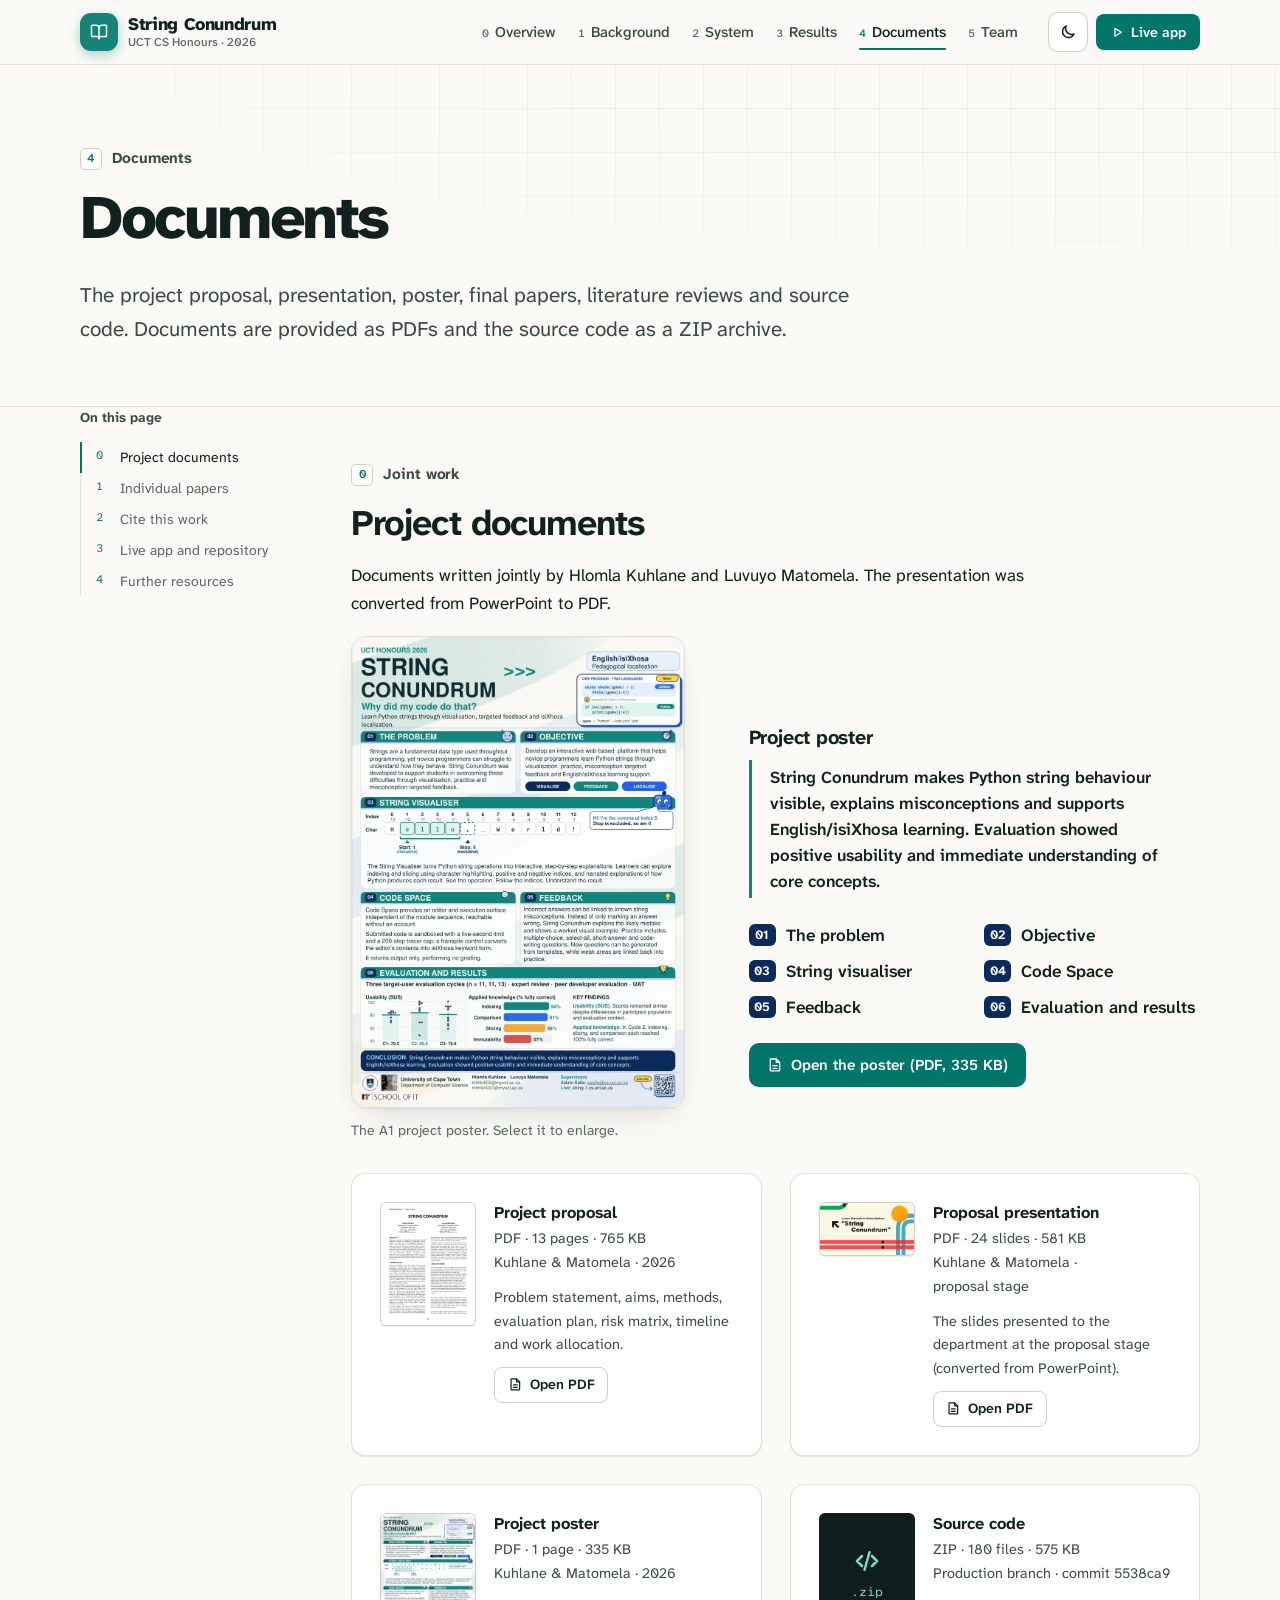
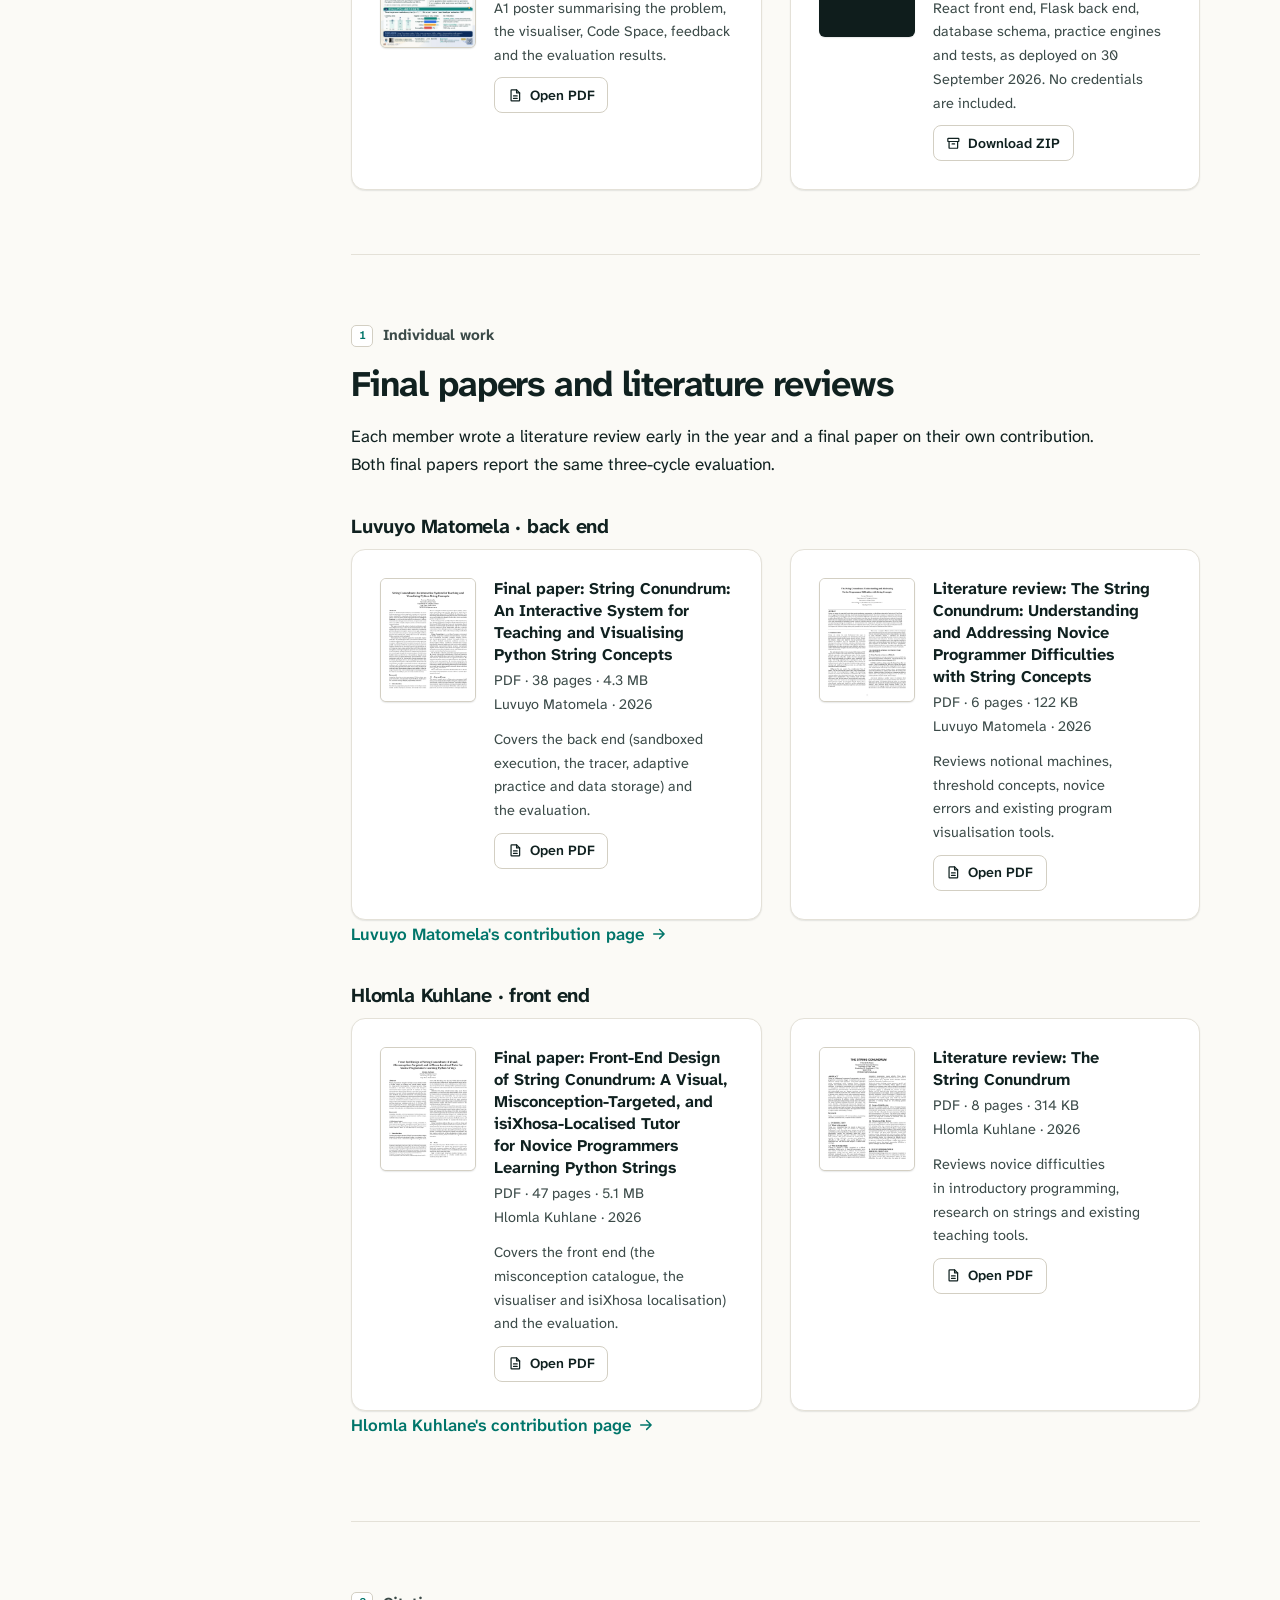
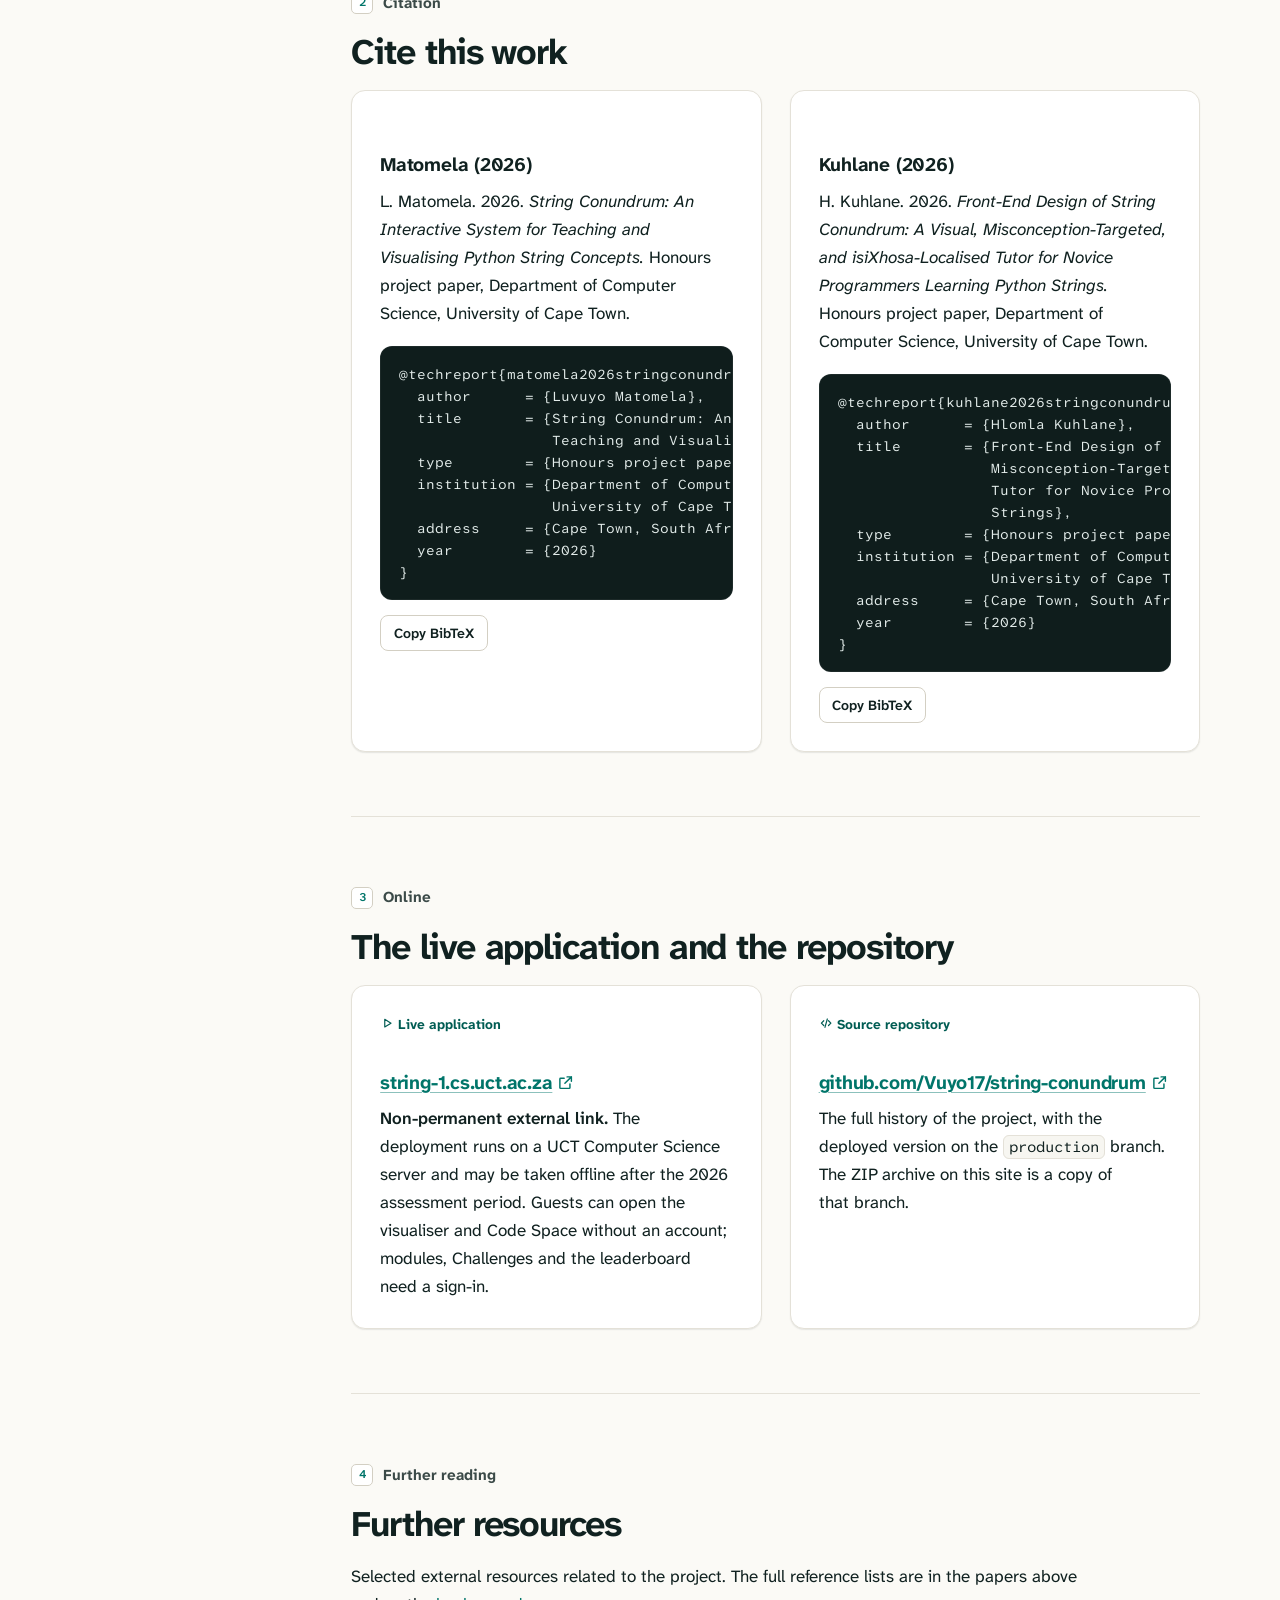
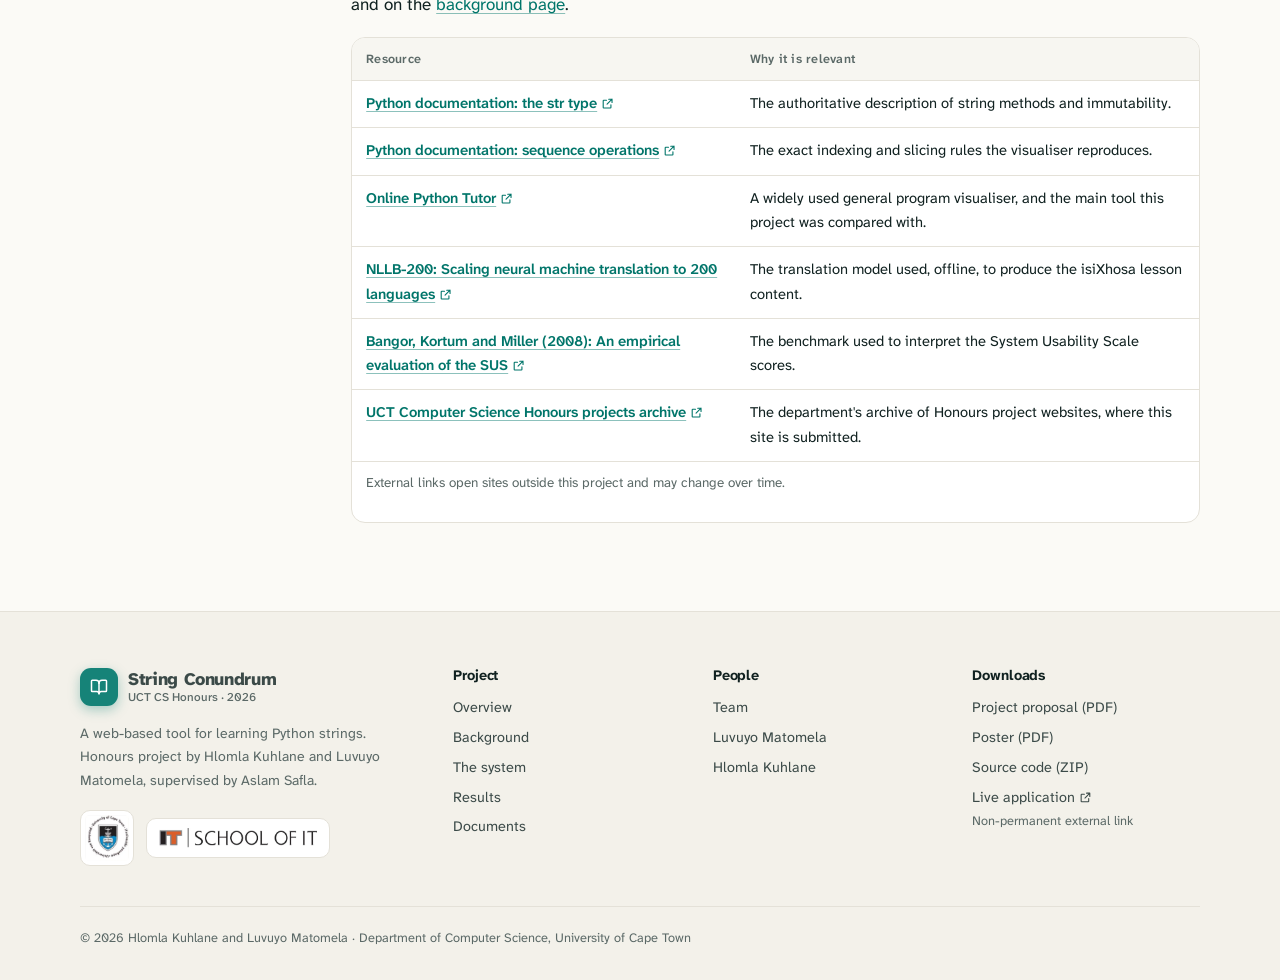
<file: string-conundrum-website/documents.html>
<!DOCTYPE html>
<html lang="en">
<head>
<meta charset="utf-8">
<meta name="viewport" content="width=device-width, initial-scale=1">
<title>Documents · String Conundrum</title>
<meta name="description" content="Project proposal, presentation, poster, final papers, literature reviews and source code for String Conundrum, with citations and further resources.">
<meta name="author" content="Hlomla Kuhlane and Luvuyo Matomela">
<meta name="color-scheme" content="light dark">
<meta name="theme-color" content="#fbfaf6" media="(prefers-color-scheme: light)">
<meta name="theme-color" content="#0d1211" media="(prefers-color-scheme: dark)">
<link rel="icon" href="assets/img/favicon.svg" type="image/svg+xml">
<link rel="icon" href="assets/img/favicon-32.png" sizes="32x32" type="image/png">
<link rel="apple-touch-icon" href="assets/img/apple-touch-icon.png">
<link rel="stylesheet" href="assets/css/site.css">
<script>(function(){var d=document.documentElement;d.classList.add('js');try{var t=localStorage.getItem('sc-theme');if(t==='light'||t==='dark'){d.setAttribute('data-theme',t);}}catch(e){}})();</script>
<script src="assets/js/site.js" defer></script>
</head>
<body>
<a class="skip-link" href="#main">Skip to content</a>
<header class="site-header">
  <div class="wrap header-inner">
    <a class="brand" href="index.html"><span class="brand-logo" aria-hidden="true"><svg viewBox="0 0 24 24"><path d="M12 7v14"/><path d="M3 18a1 1 0 0 1-1-1V4a1 1 0 0 1 1-1h5a4 4 0 0 1 4 4 4 4 0 0 1 4-4h5a1 1 0 0 1 1 1v13a1 1 0 0 1-1 1h-6a3 3 0 0 0-3 3 3 3 0 0 0-3-3z"/></svg></span><span class="brand-text"><span class="brand-name">String Conundrum</span><span class="brand-sub">UCT CS Honours · 2026</span></span></a>
    <nav id="site-nav" class="site-nav" aria-label="Main"><ul><li><a href="index.html"><span class="nav-i">0</span>Overview</a></li><li><a href="background.html"><span class="nav-i">1</span>Background</a></li><li><a href="system.html"><span class="nav-i">2</span>System</a></li><li><a href="results.html"><span class="nav-i">3</span>Results</a></li><li><a href="documents.html" aria-current="page"><span class="nav-i">4</span>Documents</a></li><li><a href="team.html"><span class="nav-i">5</span>Team</a></li></ul></nav>
    <div class="header-actions">
      <button class="icon-btn theme-toggle" type="button" aria-label="Switch colour theme"><svg class="icon i-moon" viewBox="0 0 24 24" aria-hidden="true"><path d="M20 14.5A8 8 0 0 1 9.5 4 8 8 0 1 0 20 14.5z"/></svg><svg class="icon i-sun" viewBox="0 0 24 24" aria-hidden="true"><circle cx="12" cy="12" r="4"/><path d="M12 2.5v2M12 19.5v2M4.6 4.6 6 6M18 18l1.4 1.4M2.5 12h2M19.5 12h2M4.6 19.4 6 18M18 6l1.4-1.4"/></svg></button>
      <a class="btn btn-sm btn-primary btn-live" href="http://string-1.cs.uct.ac.za/" rel="external noopener" title="Non-permanent external link to the deployed application"><svg class="icon" viewBox="0 0 24 24" aria-hidden="true"><path d="M8 5.5v13l10.5-6.5z"/></svg><span>Live app</span><span class="sr-only"> (non-permanent external link)</span></a>
      <button class="icon-btn nav-toggle" type="button" aria-expanded="false" aria-controls="site-nav"><svg class="icon" viewBox="0 0 24 24" aria-hidden="true"><path d="M4 7h16M4 12h16M4 17h16"/></svg><span class="sr-only">Menu</span></button>
    </div>
  </div>
</header>
<main id="main">
<section class="page-hero">
  <div class="wrap">
    <p class="eyebrow"><span class="idx">4</span>Documents</p>
    <h1>Documents</h1>
    <p class="lede">The project proposal, presentation, poster, final papers, literature reviews and source code. Documents are provided as PDFs and the source code as a ZIP archive.</p>
  </div>
</section>

<div class="wrap with-toc">
<nav class="toc" aria-label="On this page"><p class="toc-title">On this page</p><ol><li><a href="#joint"><span class="toc-i">0</span>Project documents</a></li><li><a href="#individual"><span class="toc-i">1</span>Individual papers</a></li><li><a href="#cite"><span class="toc-i">2</span>Cite this work</a></li><li><a href="#online"><span class="toc-i">3</span>Live app and repository</a></li><li><a href="#further"><span class="toc-i">4</span>Further resources</a></li></ol></nav>
<div>

<section class="content-section" id="joint" data-toc="Project documents">
  <p class="eyebrow"><span class="idx">0</span>Joint work</p>
  <h2>Project documents</h2>
  <p class="prose">Documents written jointly by Hlomla Kuhlane and Luvuyo Matomela. The presentation was converted from PowerPoint to PDF.</p>
  <div class="poster-feature mt-1 mb-2">
    <figure class="figure"><a class="figure-frame" href="assets/img/poster/poster-1800.webp" data-lightbox><img src="assets/img/poster/poster-900.webp" srcset="assets/img/poster/poster-900.webp 900w, assets/img/poster/poster-1800.webp 1800w" sizes="(max-width: 959px) 92vw, 640px" width="900" height="1275" alt="The String Conundrum A1 poster with six panels: the problem, the objective, the string visualiser, Code Space, feedback, and evaluation and results" loading="lazy" decoding="async"></a><figcaption>The A1 project poster. Select it to enlarge.</figcaption></figure>
    <div>
      <h3 class="mt-0">Project poster</h3>
      <blockquote class="poster-quote"><p>String Conundrum makes Python string behaviour visible, explains misconceptions and supports English/isiXhosa learning. Evaluation showed positive usability and immediate understanding of core concepts.</p></blockquote>
      <ol class="poster-panels"><li><span>01</span>The problem</li><li><span>02</span>Objective</li><li><span>03</span>String visualiser</li><li><span>04</span>Code Space</li><li><span>05</span>Feedback</li><li><span>06</span>Evaluation and results</li></ol>
      <div class="btn-row"><a class="btn btn-primary" href="docs/string-conundrum-poster.pdf"><svg class="icon" viewBox="0 0 24 24" aria-hidden="true"><path d="M14 3H6a1 1 0 0 0-1 1v16a1 1 0 0 0 1 1h12a1 1 0 0 0 1-1V8z"/><path d="M14 3v5h5M9 13h6M9 17h6"/></svg>Open the poster (PDF, 335 KB)</a></div>
    </div>
  </div>
  <div class="grid grid-2 mt-1">
    <article class="card doc"><img class="doc-cover" src="assets/img/covers/proposal.webp" width="96" height="124" alt="" loading="lazy" decoding="async"><div><h3>Project proposal</h3><p class="doc-meta">PDF · 13 pages · 765 KB<br>Kuhlane &amp; Matomela · 2026</p><p>Problem statement, aims, methods, evaluation plan, risk matrix, timeline and work allocation.</p><div class="doc-actions"><a class="btn btn-sm btn-secondary" href="docs/string-conundrum-proposal.pdf"><svg class="icon" viewBox="0 0 24 24" aria-hidden="true"><path d="M14 3H6a1 1 0 0 0-1 1v16a1 1 0 0 0 1 1h12a1 1 0 0 0 1-1V8z"/><path d="M14 3v5h5M9 13h6M9 17h6"/></svg>Open PDF<span class="sr-only">: Project proposal</span></a></div></div></article>
    <article class="card doc"><img class="doc-cover doc-cover--wide" src="assets/img/covers/presentation.webp" width="96" height="54" alt="" loading="lazy" decoding="async"><div><h3>Proposal presentation</h3><p class="doc-meta">PDF · 24 slides · 581 KB<br>Kuhlane &amp; Matomela · proposal stage</p><p>The slides presented to the department at the proposal stage (converted from PowerPoint).</p><div class="doc-actions"><a class="btn btn-sm btn-secondary" href="docs/string-conundrum-proposal-presentation.pdf"><svg class="icon" viewBox="0 0 24 24" aria-hidden="true"><path d="M14 3H6a1 1 0 0 0-1 1v16a1 1 0 0 0 1 1h12a1 1 0 0 0 1-1V8z"/><path d="M14 3v5h5M9 13h6M9 17h6"/></svg>Open PDF<span class="sr-only">: Proposal presentation</span></a></div></div></article>
    <article class="card doc"><img class="doc-cover" src="assets/img/covers/poster.webp" width="96" height="136" alt="" loading="lazy" decoding="async"><div><h3>Project poster</h3><p class="doc-meta">PDF · 1 page · 335 KB<br>Kuhlane &amp; Matomela · 2026</p><p>A1 poster summarising the problem, the visualiser, Code Space, feedback and the evaluation results.</p><div class="doc-actions"><a class="btn btn-sm btn-secondary" href="docs/string-conundrum-poster.pdf"><svg class="icon" viewBox="0 0 24 24" aria-hidden="true"><path d="M14 3H6a1 1 0 0 0-1 1v16a1 1 0 0 0 1 1h12a1 1 0 0 0 1-1V8z"/><path d="M14 3v5h5M9 13h6M9 17h6"/></svg>Open PDF<span class="sr-only">: Project poster</span></a></div></div></article>
    <article class="card doc"><div class="doc-cover doc-cover--code" aria-hidden="true"><svg class="icon" viewBox="0 0 24 24" aria-hidden="true"><path d="M8 8l-4 4 4 4M16 8l4 4-4 4M14 5l-4 14"/></svg><span>.zip</span></div><div><h3>Source code</h3><p class="doc-meta">ZIP · 180 files · 575 KB<br>Production branch · commit 5538ca9</p><p>React front end, Flask back end, database schema, practice engines and tests, as deployed on 30 September 2026. No credentials are included.</p><div class="doc-actions"><a class="btn btn-sm btn-secondary" href="code/string-conundrum-source.zip"><svg class="icon" viewBox="0 0 24 24" aria-hidden="true"><rect x="3" y="4" width="18" height="5" rx="1"/><path d="M5 9v10a1 1 0 0 0 1 1h12a1 1 0 0 0 1-1V9M10 13h4"/></svg>Download ZIP<span class="sr-only">: Source code</span></a></div></div></article>
  </div>
</section>

<section class="content-section" id="individual" data-toc="Individual papers">
  <p class="eyebrow"><span class="idx">1</span>Individual work</p>
  <h2>Final papers and literature reviews</h2>
  <p class="prose">Each member wrote a literature review early in the year and a final paper on their own contribution. Both final papers report the same three-cycle evaluation.</p>
  <h3 class="mt-2">Luvuyo Matomela · back end</h3>
  <div class="grid grid-2">
    <article class="card doc"><img class="doc-cover" src="assets/img/covers/matomela-paper.webp" width="96" height="124" alt="" loading="lazy" decoding="async"><div><h3>Final paper: String Conundrum: An Interactive System for Teaching and Visualising Python String Concepts</h3><p class="doc-meta">PDF · 38 pages · 4.3 MB<br>Luvuyo Matomela · 2026</p><p>Covers the back end (sandboxed execution, the tracer, adaptive practice and data storage) and the evaluation.</p><div class="doc-actions"><a class="btn btn-sm btn-secondary" href="matomela/docs/matomela-final-paper.pdf"><svg class="icon" viewBox="0 0 24 24" aria-hidden="true"><path d="M14 3H6a1 1 0 0 0-1 1v16a1 1 0 0 0 1 1h12a1 1 0 0 0 1-1V8z"/><path d="M14 3v5h5M9 13h6M9 17h6"/></svg>Open PDF<span class="sr-only">: Final paper: String Conundrum: An Interactive System for Teaching and Visualising Python String Concepts</span></a></div></div></article>
    <article class="card doc"><img class="doc-cover" src="assets/img/covers/matomela-litreview.webp" width="96" height="124" alt="" loading="lazy" decoding="async"><div><h3>Literature review: The String Conundrum: Understanding and Addressing Novice Programmer Difficulties with String Concepts</h3><p class="doc-meta">PDF · 6 pages · 122 KB<br>Luvuyo Matomela · 2026</p><p>Reviews notional machines, threshold concepts, novice errors and existing program visualisation tools.</p><div class="doc-actions"><a class="btn btn-sm btn-secondary" href="matomela/docs/matomela-literature-review.pdf"><svg class="icon" viewBox="0 0 24 24" aria-hidden="true"><path d="M14 3H6a1 1 0 0 0-1 1v16a1 1 0 0 0 1 1h12a1 1 0 0 0 1-1V8z"/><path d="M14 3v5h5M9 13h6M9 17h6"/></svg>Open PDF<span class="sr-only">: Literature review: The String Conundrum: Understanding and Addressing Novice Programmer Difficulties with String Concepts</span></a></div></div></article>
  </div>
  <p><a class="text-link" href="matomela/index.html">Luvuyo Matomela's contribution page<svg class="icon" viewBox="0 0 24 24" aria-hidden="true"><path d="M5 12h14M13 6l6 6-6 6"/></svg></a></p>
  <h3 class="mt-2">Hlomla Kuhlane · front end</h3>
  <div class="grid grid-2">
    <article class="card doc"><img class="doc-cover" src="assets/img/covers/kuhlane-paper.webp" width="96" height="124" alt="" loading="lazy" decoding="async"><div><h3>Final paper: Front-End Design of String Conundrum: A Visual, Misconception-Targeted, and isiXhosa-Localised Tutor for Novice Programmers Learning Python Strings</h3><p class="doc-meta">PDF · 47 pages · 5.1 MB<br>Hlomla Kuhlane · 2026</p><p>Covers the front end (the misconception catalogue, the visualiser and isiXhosa localisation) and the evaluation.</p><div class="doc-actions"><a class="btn btn-sm btn-secondary" href="kuhlane/docs/kuhlane-final-paper.pdf"><svg class="icon" viewBox="0 0 24 24" aria-hidden="true"><path d="M14 3H6a1 1 0 0 0-1 1v16a1 1 0 0 0 1 1h12a1 1 0 0 0 1-1V8z"/><path d="M14 3v5h5M9 13h6M9 17h6"/></svg>Open PDF<span class="sr-only">: Final paper: Front-End Design of String Conundrum: A Visual, Misconception-Targeted, and isiXhosa-Localised Tutor for Novice Programmers Learning Python Strings</span></a></div></div></article>
    <article class="card doc"><img class="doc-cover" src="assets/img/covers/kuhlane-litreview.webp" width="96" height="124" alt="" loading="lazy" decoding="async"><div><h3>Literature review: The String Conundrum</h3><p class="doc-meta">PDF · 8 pages · 314 KB<br>Hlomla Kuhlane · 2026</p><p>Reviews novice difficulties in introductory programming, research on strings and existing teaching tools.</p><div class="doc-actions"><a class="btn btn-sm btn-secondary" href="kuhlane/docs/kuhlane-literature-review.pdf"><svg class="icon" viewBox="0 0 24 24" aria-hidden="true"><path d="M14 3H6a1 1 0 0 0-1 1v16a1 1 0 0 0 1 1h12a1 1 0 0 0 1-1V8z"/><path d="M14 3v5h5M9 13h6M9 17h6"/></svg>Open PDF<span class="sr-only">: Literature review: The String Conundrum</span></a></div></div></article>
  </div>
  <p><a class="text-link" href="kuhlane/index.html">Hlomla Kuhlane's contribution page<svg class="icon" viewBox="0 0 24 24" aria-hidden="true"><path d="M5 12h14M13 6l6 6-6 6"/></svg></a></p>
</section>

<section class="content-section" id="cite" data-toc="Cite this work">
  <p class="eyebrow"><span class="idx">2</span>Citation</p>
  <h2>Cite this work</h2>
  <div class="grid grid-2 mt-1">
    <div class="card">
      <h3 class="mt-0">Matomela (2026)</h3>
      <p>L. Matomela. 2026. <em>String Conundrum: An Interactive System for Teaching and Visualising Python String Concepts.</em> Honours project paper, Department of Computer Science, University of Cape Town.</p>
      <pre class="code" id="bib-matomela"><code>@techreport{matomela2026stringconundrum,
  author      = {Luvuyo Matomela},
  title       = {String Conundrum: An Interactive System for
                 Teaching and Visualising Python String Concepts},
  type        = {Honours project paper},
  institution = {Department of Computer Science,
                 University of Cape Town},
  address     = {Cape Town, South Africa},
  year        = {2026}
}</code></pre>
      <button type="button" class="btn btn-sm btn-secondary" data-copy="bib-matomela" hidden>Copy BibTeX</button>
    </div>
    <div class="card">
      <h3 class="mt-0">Kuhlane (2026)</h3>
      <p>H. Kuhlane. 2026. <em>Front-End Design of String Conundrum: A Visual, Misconception-Targeted, and isiXhosa-Localised Tutor for Novice Programmers Learning Python Strings.</em> Honours project paper, Department of Computer Science, University of Cape Town.</p>
      <pre class="code" id="bib-kuhlane"><code>@techreport{kuhlane2026stringconundrum,
  author      = {Hlomla Kuhlane},
  title       = {Front-End Design of String Conundrum: A Visual,
                 Misconception-Targeted, and isiXhosa-Localised
                 Tutor for Novice Programmers Learning Python
                 Strings},
  type        = {Honours project paper},
  institution = {Department of Computer Science,
                 University of Cape Town},
  address     = {Cape Town, South Africa},
  year        = {2026}
}</code></pre>
      <button type="button" class="btn btn-sm btn-secondary" data-copy="bib-kuhlane" hidden>Copy BibTeX</button>
    </div>
  </div>
</section>

<section class="content-section" id="online" data-toc="Live app and repository">
  <p class="eyebrow"><span class="idx">3</span>Online</p>
  <h2>The live application and the repository</h2>
  <div class="grid grid-2 mt-1">
    <article class="card">
      <p class="card-kicker"><svg class="icon" viewBox="0 0 24 24" aria-hidden="true"><path d="M8 5.5v13l10.5-6.5z"/></svg> Live application</p>
      <h3><a href="http://string-1.cs.uct.ac.za/" rel="external noopener">string-1.cs.uct.ac.za<svg class="icon icon-ext" viewBox="0 0 24 24" aria-hidden="true"><path d="M14 4h6v6M20 4l-9 9M18 14v5a1 1 0 0 1-1 1H5a1 1 0 0 1-1-1V7a1 1 0 0 1 1-1h5"/></svg><span class="sr-only"> (external link)</span></a></h3>
      <p><strong>Non-permanent external link.</strong> The deployment runs on a UCT Computer Science server and may be taken offline after the 2026 assessment period. Guests can open the visualiser and Code Space without an account; modules, Challenges and the leaderboard need a sign-in.</p>
    </article>
    <article class="card">
      <p class="card-kicker"><svg class="icon" viewBox="0 0 24 24" aria-hidden="true"><path d="M8 8l-4 4 4 4M16 8l4 4-4 4M14 5l-4 14"/></svg> Source repository</p>
      <h3><a href="https://github.com/Vuyo17/string-conundrum" rel="external noopener">github.com/Vuyo17/string-conundrum<svg class="icon icon-ext" viewBox="0 0 24 24" aria-hidden="true"><path d="M14 4h6v6M20 4l-9 9M18 14v5a1 1 0 0 1-1 1H5a1 1 0 0 1-1-1V7a1 1 0 0 1 1-1h5"/></svg><span class="sr-only"> (external link)</span></a></h3>
      <p>The full history of the project, with the deployed version on the <code>production</code> branch. The ZIP archive on this site is a copy of that branch.</p>
    </article>
  </div>
</section>

<section class="content-section" id="further" data-toc="Further resources">
  <p class="eyebrow"><span class="idx">4</span>Further reading</p>
  <h2>Further resources</h2>
  <p class="prose">Selected external resources related to the project. The full reference lists are in the papers above and on the <a href="background.html#references">background page</a>.</p>
  <div class="table-wrap mt-1">
    <table>
      <caption>External links open sites outside this project and may change over time.</caption>
      <thead><tr><th scope="col">Resource</th><th scope="col">Why it is relevant</th></tr></thead>
      <tbody>
        <tr><th scope="row"><a href="https://docs.python.org/3/library/stdtypes.html#text-sequence-type-str" rel="external">Python documentation: the str type<svg class="icon icon-ext" viewBox="0 0 24 24" aria-hidden="true"><path d="M14 4h6v6M20 4l-9 9M18 14v5a1 1 0 0 1-1 1H5a1 1 0 0 1-1-1V7a1 1 0 0 1 1-1h5"/></svg><span class="sr-only"> (external link)</span></a></th><td>The authoritative description of string methods and immutability.</td></tr>
        <tr><th scope="row"><a href="https://docs.python.org/3/library/stdtypes.html#common-sequence-operations" rel="external">Python documentation: sequence operations<svg class="icon icon-ext" viewBox="0 0 24 24" aria-hidden="true"><path d="M14 4h6v6M20 4l-9 9M18 14v5a1 1 0 0 1-1 1H5a1 1 0 0 1-1-1V7a1 1 0 0 1 1-1h5"/></svg><span class="sr-only"> (external link)</span></a></th><td>The exact indexing and slicing rules the visualiser reproduces.</td></tr>
        <tr><th scope="row"><a href="https://pythontutor.com/" rel="external">Online Python Tutor<svg class="icon icon-ext" viewBox="0 0 24 24" aria-hidden="true"><path d="M14 4h6v6M20 4l-9 9M18 14v5a1 1 0 0 1-1 1H5a1 1 0 0 1-1-1V7a1 1 0 0 1 1-1h5"/></svg><span class="sr-only"> (external link)</span></a></th><td>A widely used general program visualiser, and the main tool this project was compared with.</td></tr>
        <tr><th scope="row"><a href="https://doi.org/10.1038/s41586-024-07335-x" rel="external">NLLB-200: Scaling neural machine translation to 200 languages<svg class="icon icon-ext" viewBox="0 0 24 24" aria-hidden="true"><path d="M14 4h6v6M20 4l-9 9M18 14v5a1 1 0 0 1-1 1H5a1 1 0 0 1-1-1V7a1 1 0 0 1 1-1h5"/></svg><span class="sr-only"> (external link)</span></a></th><td>The translation model used, offline, to produce the isiXhosa lesson content.</td></tr>
        <tr><th scope="row"><a href="https://doi.org/10.1080/10447310802205776" rel="external">Bangor, Kortum and Miller (2008): An empirical evaluation of the SUS<svg class="icon icon-ext" viewBox="0 0 24 24" aria-hidden="true"><path d="M14 4h6v6M20 4l-9 9M18 14v5a1 1 0 0 1-1 1H5a1 1 0 0 1-1-1V7a1 1 0 0 1 1-1h5"/></svg><span class="sr-only"> (external link)</span></a></th><td>The benchmark used to interpret the System Usability Scale scores.</td></tr>
        <tr><th scope="row"><a href="http://projects.cs.uct.ac.za/honsproj/" rel="external">UCT Computer Science Honours projects archive<svg class="icon icon-ext" viewBox="0 0 24 24" aria-hidden="true"><path d="M14 4h6v6M20 4l-9 9M18 14v5a1 1 0 0 1-1 1H5a1 1 0 0 1-1-1V7a1 1 0 0 1 1-1h5"/></svg><span class="sr-only"> (external link)</span></a></th><td>The department's archive of Honours project websites, where this site is submitted.</td></tr>
      </tbody>
    </table>
  </div>
</section>

</div>
</div>

</main>
<footer class="site-footer">
  <div class="wrap">
    <div class="footer-grid">
      <div class="footer-about">
        <a class="brand" href="index.html"><span class="brand-logo" aria-hidden="true"><svg viewBox="0 0 24 24"><path d="M12 7v14"/><path d="M3 18a1 1 0 0 1-1-1V4a1 1 0 0 1 1-1h5a4 4 0 0 1 4 4 4 4 0 0 1 4-4h5a1 1 0 0 1 1 1v13a1 1 0 0 1-1 1h-6a3 3 0 0 0-3 3 3 3 0 0 0-3-3z"/></svg></span><span class="brand-text"><span class="brand-name">String Conundrum</span><span class="brand-sub">UCT CS Honours · 2026</span></span></a>
        <p class="mt-1">A web-based tool for learning Python strings. Honours project by Hlomla Kuhlane and Luvuyo Matomela, supervised by Aslam Safla.</p>
        <div class="affil"><img src="assets/img/logos/uct-crest.webp" width="238" height="249" alt="University of Cape Town" loading="lazy"><img class="affil-wide" src="assets/img/logos/school-of-it.webp" width="951" height="120" alt="School of IT" loading="lazy"></div>
      </div>
      <div><h2>Project</h2><ul><li><a href="index.html">Overview</a></li><li><a href="background.html">Background</a></li><li><a href="system.html">The system</a></li><li><a href="results.html">Results</a></li><li><a href="documents.html">Documents</a></li></ul></div>
      <div><h2>People</h2><ul><li><a href="team.html">Team</a></li><li><a href="matomela/index.html">Luvuyo Matomela</a></li><li><a href="kuhlane/index.html">Hlomla Kuhlane</a></li></ul></div>
      <div><h2>Downloads</h2><ul><li><a href="docs/string-conundrum-proposal.pdf">Project proposal (PDF)</a></li><li><a href="docs/string-conundrum-poster.pdf">Poster (PDF)</a></li><li><a href="code/string-conundrum-source.zip">Source code (ZIP)</a></li><li><a href="http://string-1.cs.uct.ac.za/" rel="external noopener">Live application<svg class="icon icon-ext" viewBox="0 0 24 24" aria-hidden="true"><path d="M14 4h6v6M20 4l-9 9M18 14v5a1 1 0 0 1-1 1H5a1 1 0 0 1-1-1V7a1 1 0 0 1 1-1h5"/></svg><span class="sr-only"> (external link)</span></a><br><span class="ext-note">Non-permanent external link</span></li></ul></div>
    </div>
    <div class="footer-bottom">
      <p>© 2026 Hlomla Kuhlane and Luvuyo Matomela · Department of Computer Science, University of Cape Town</p>
    </div>
  </div>
</footer>
</body>
</html>
</file>
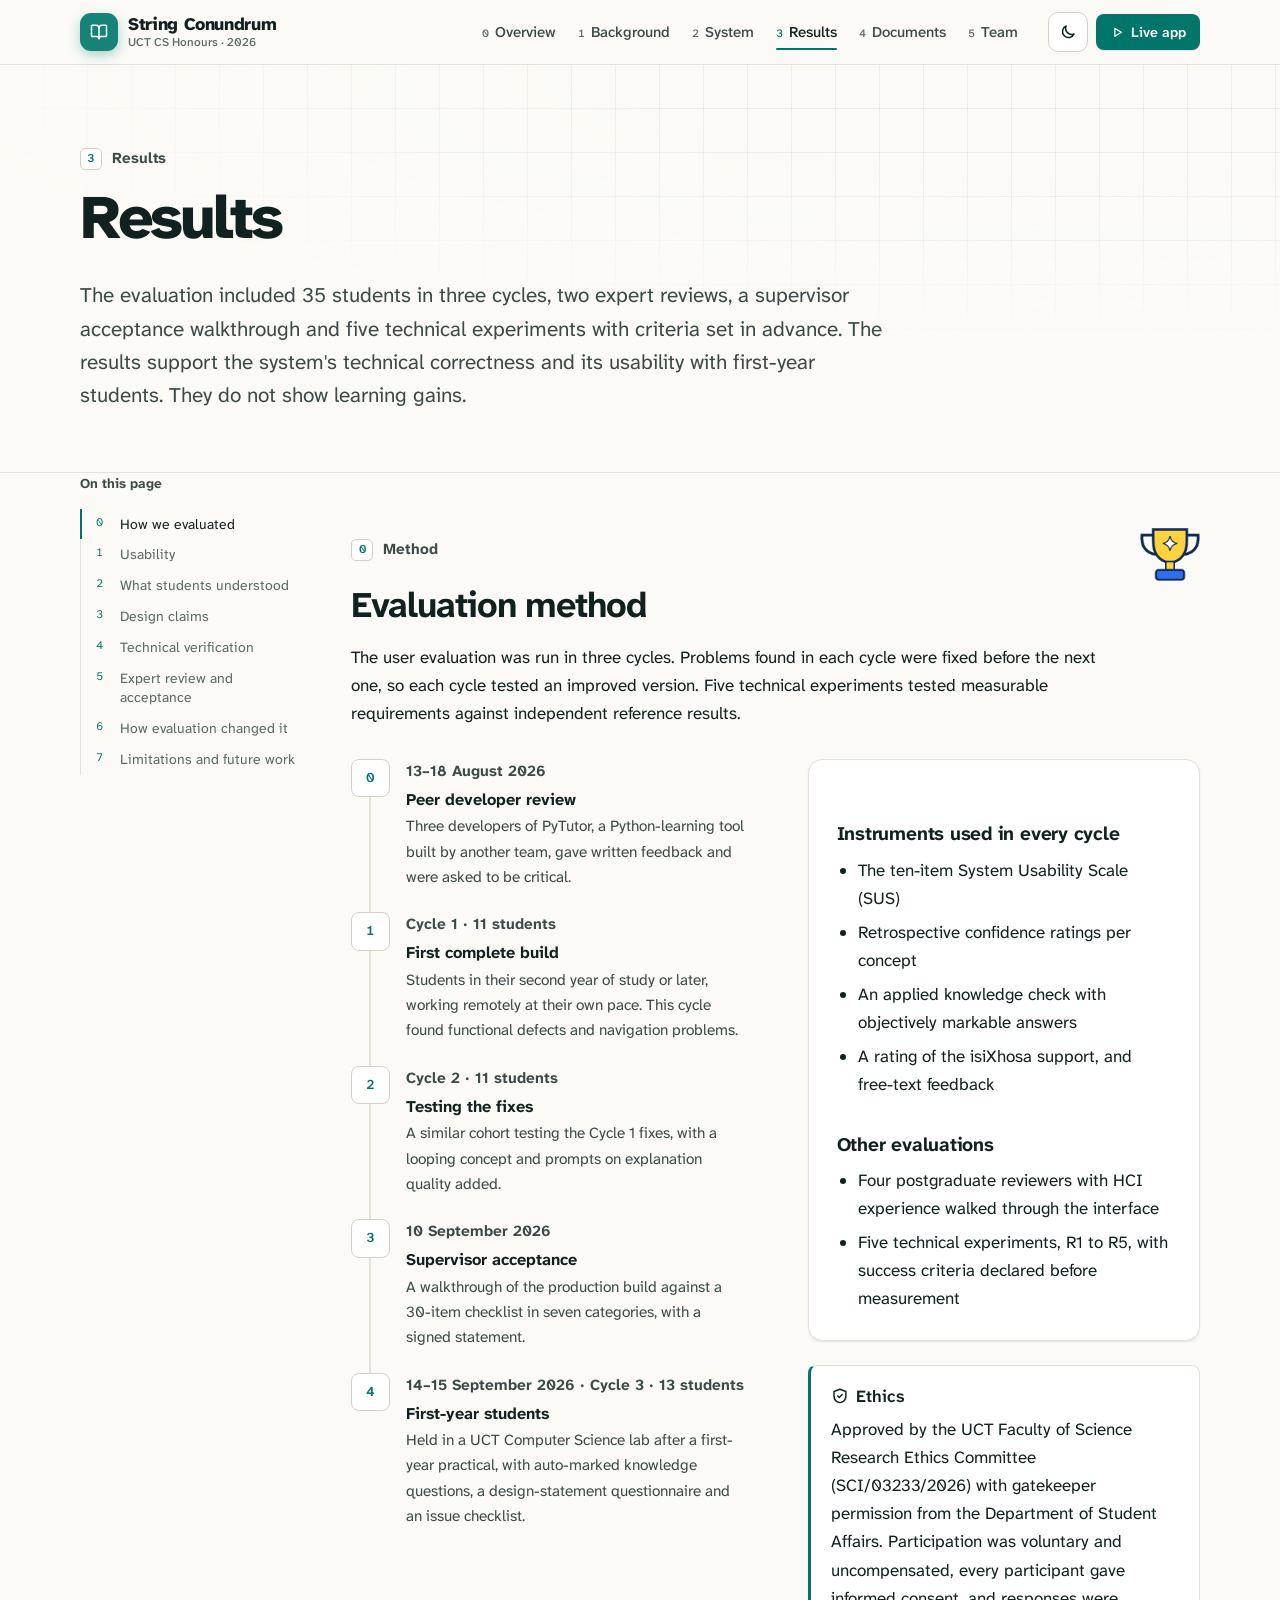
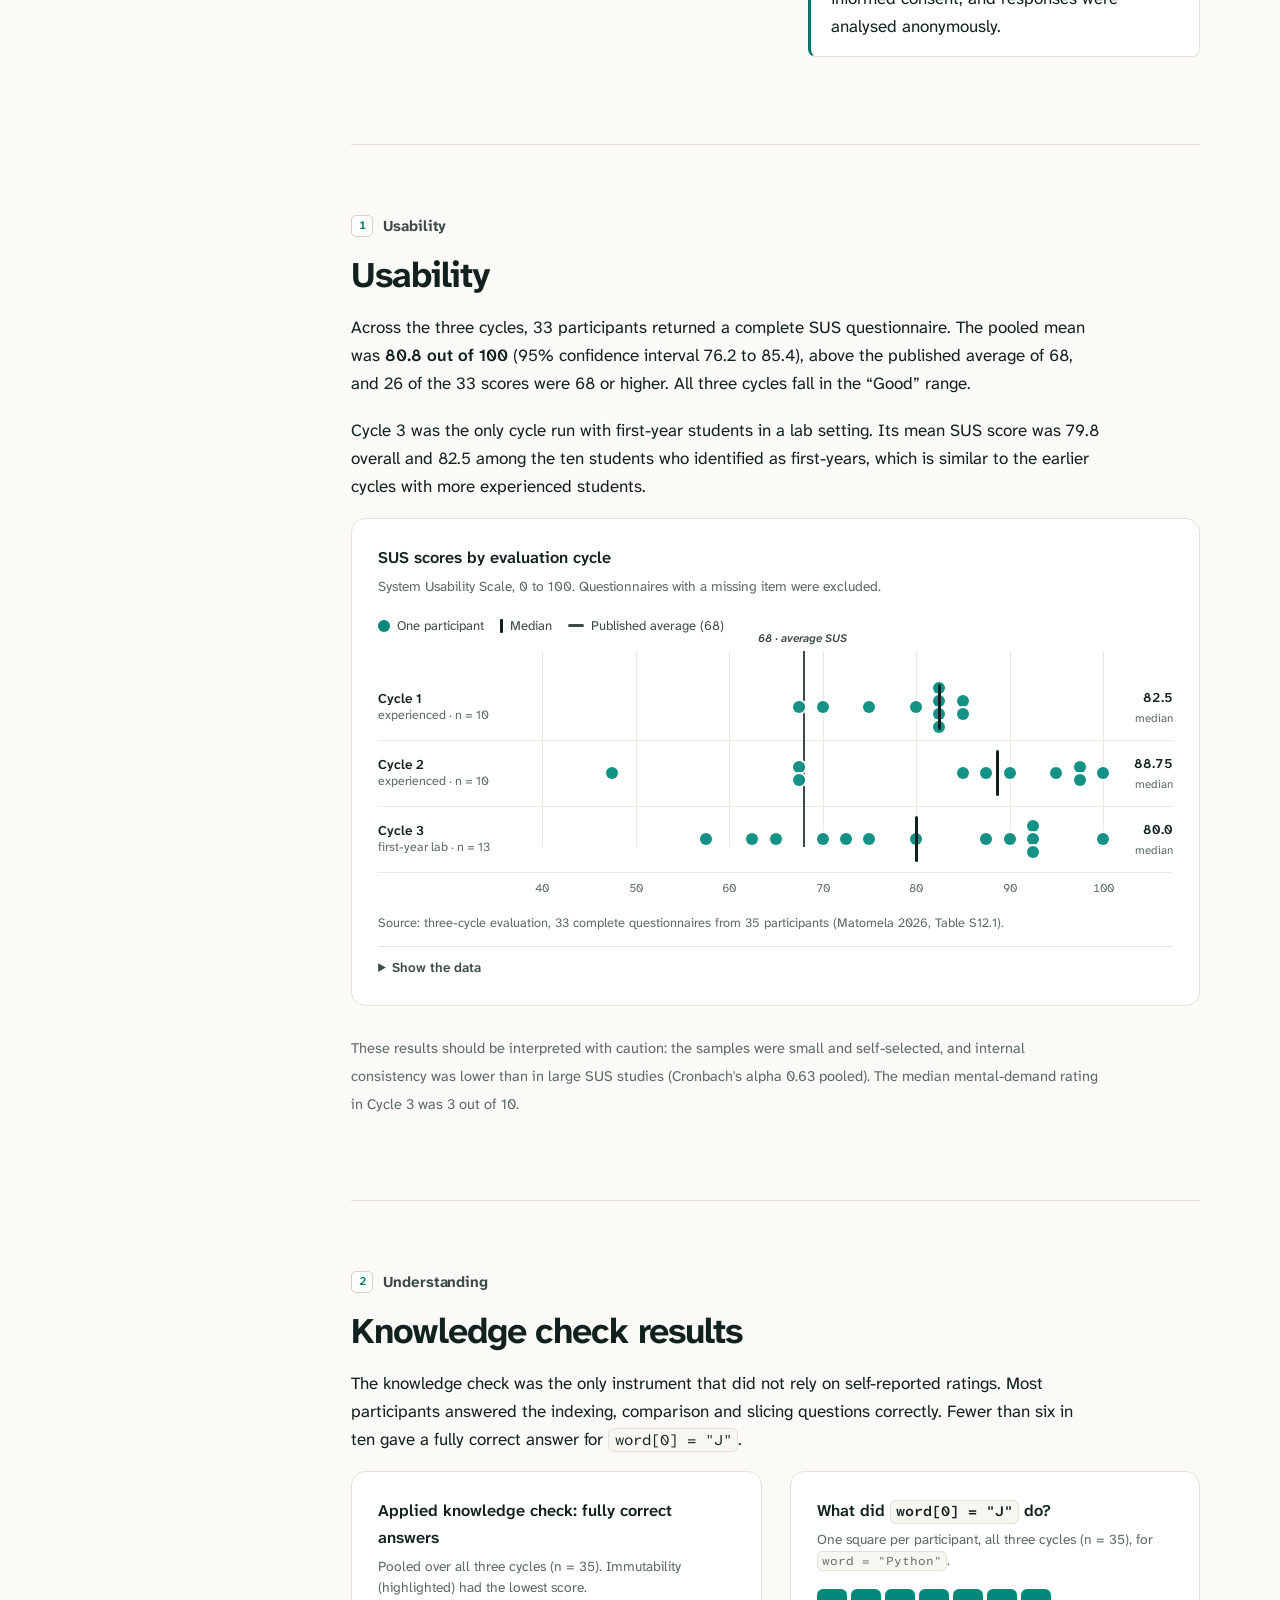
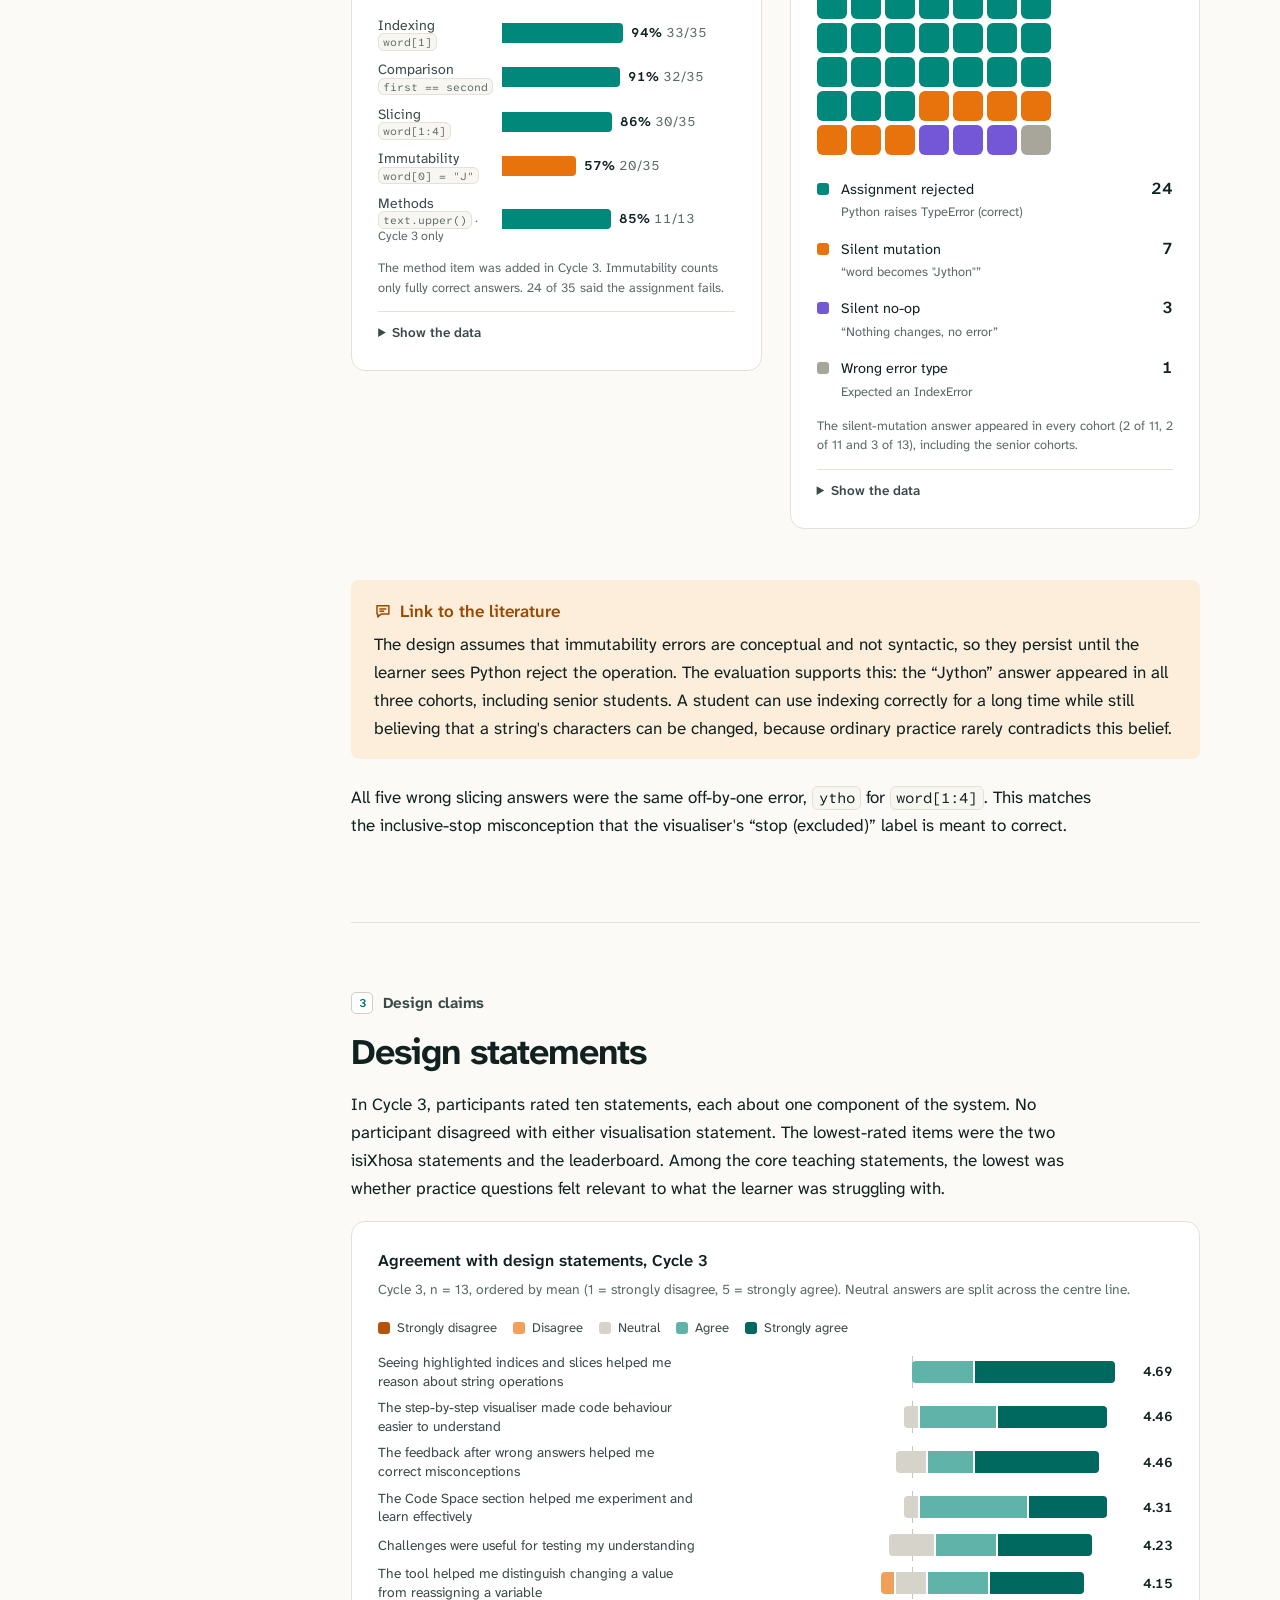
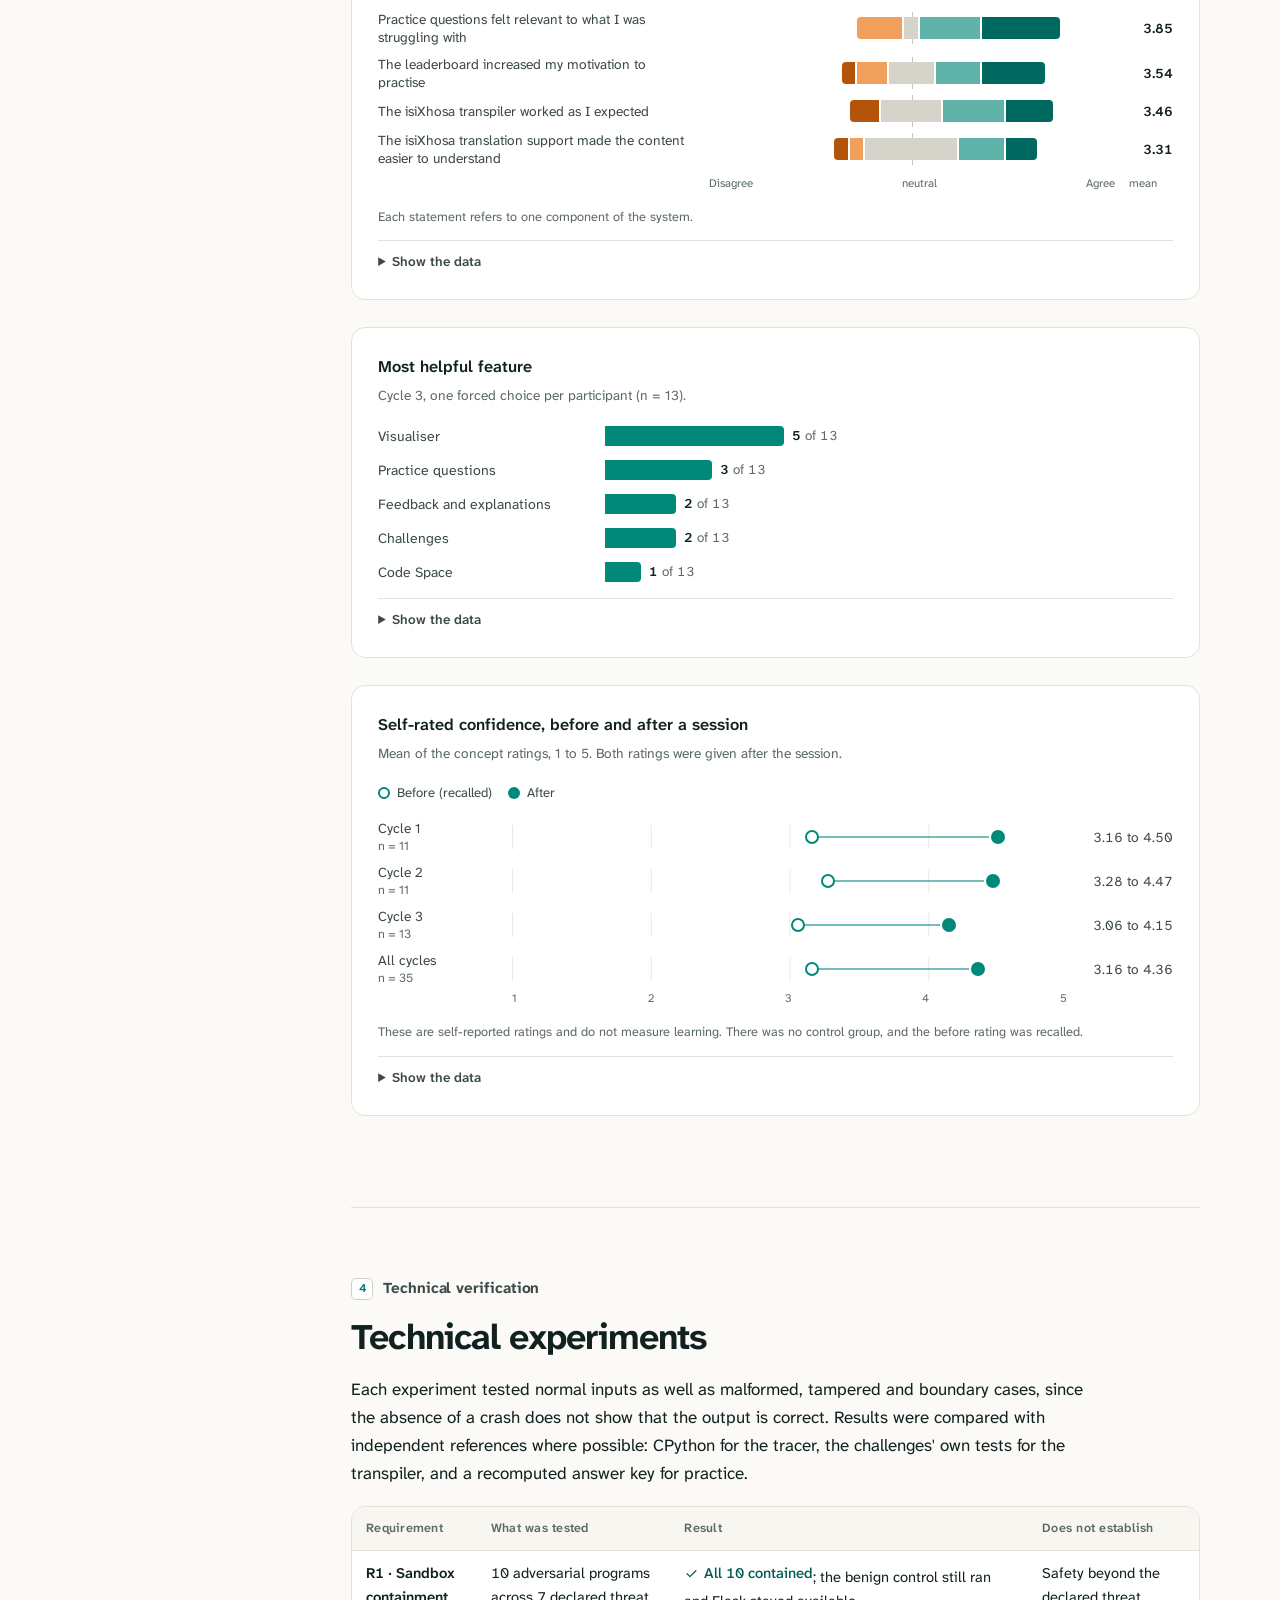
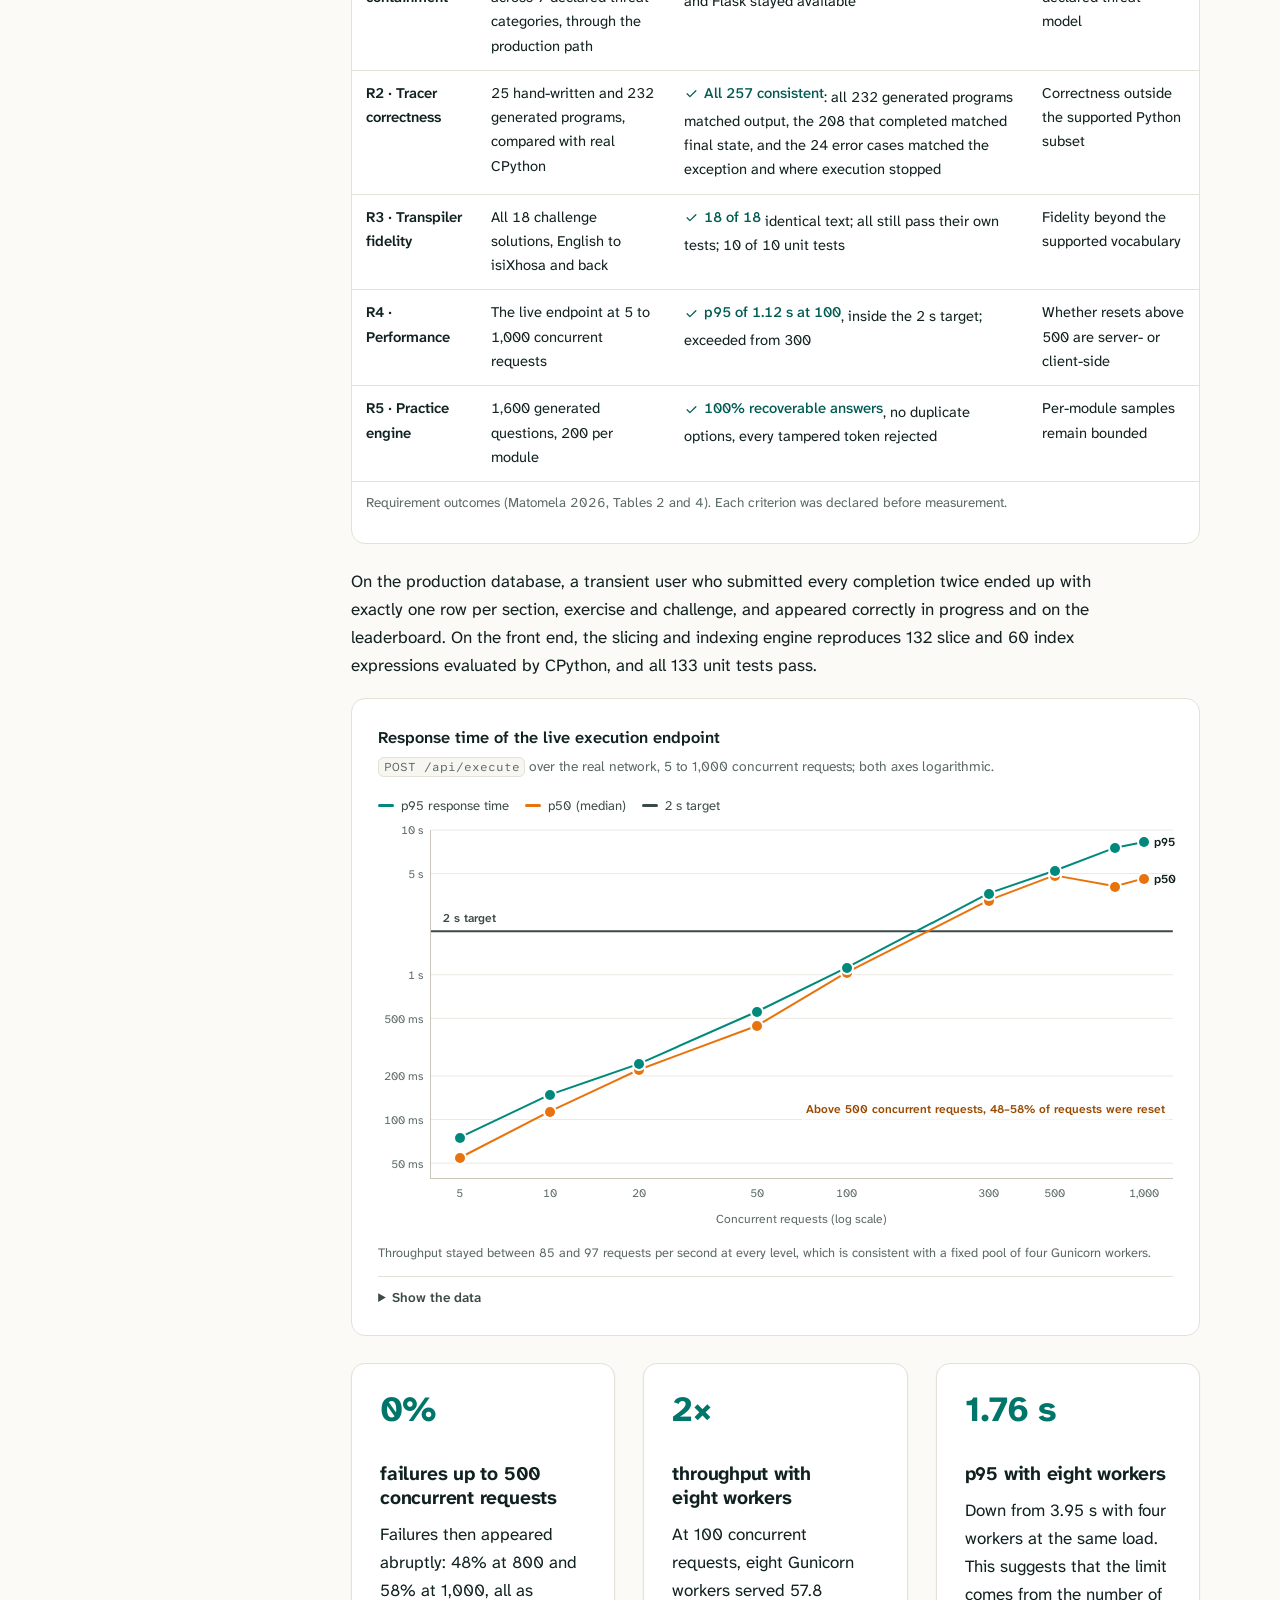
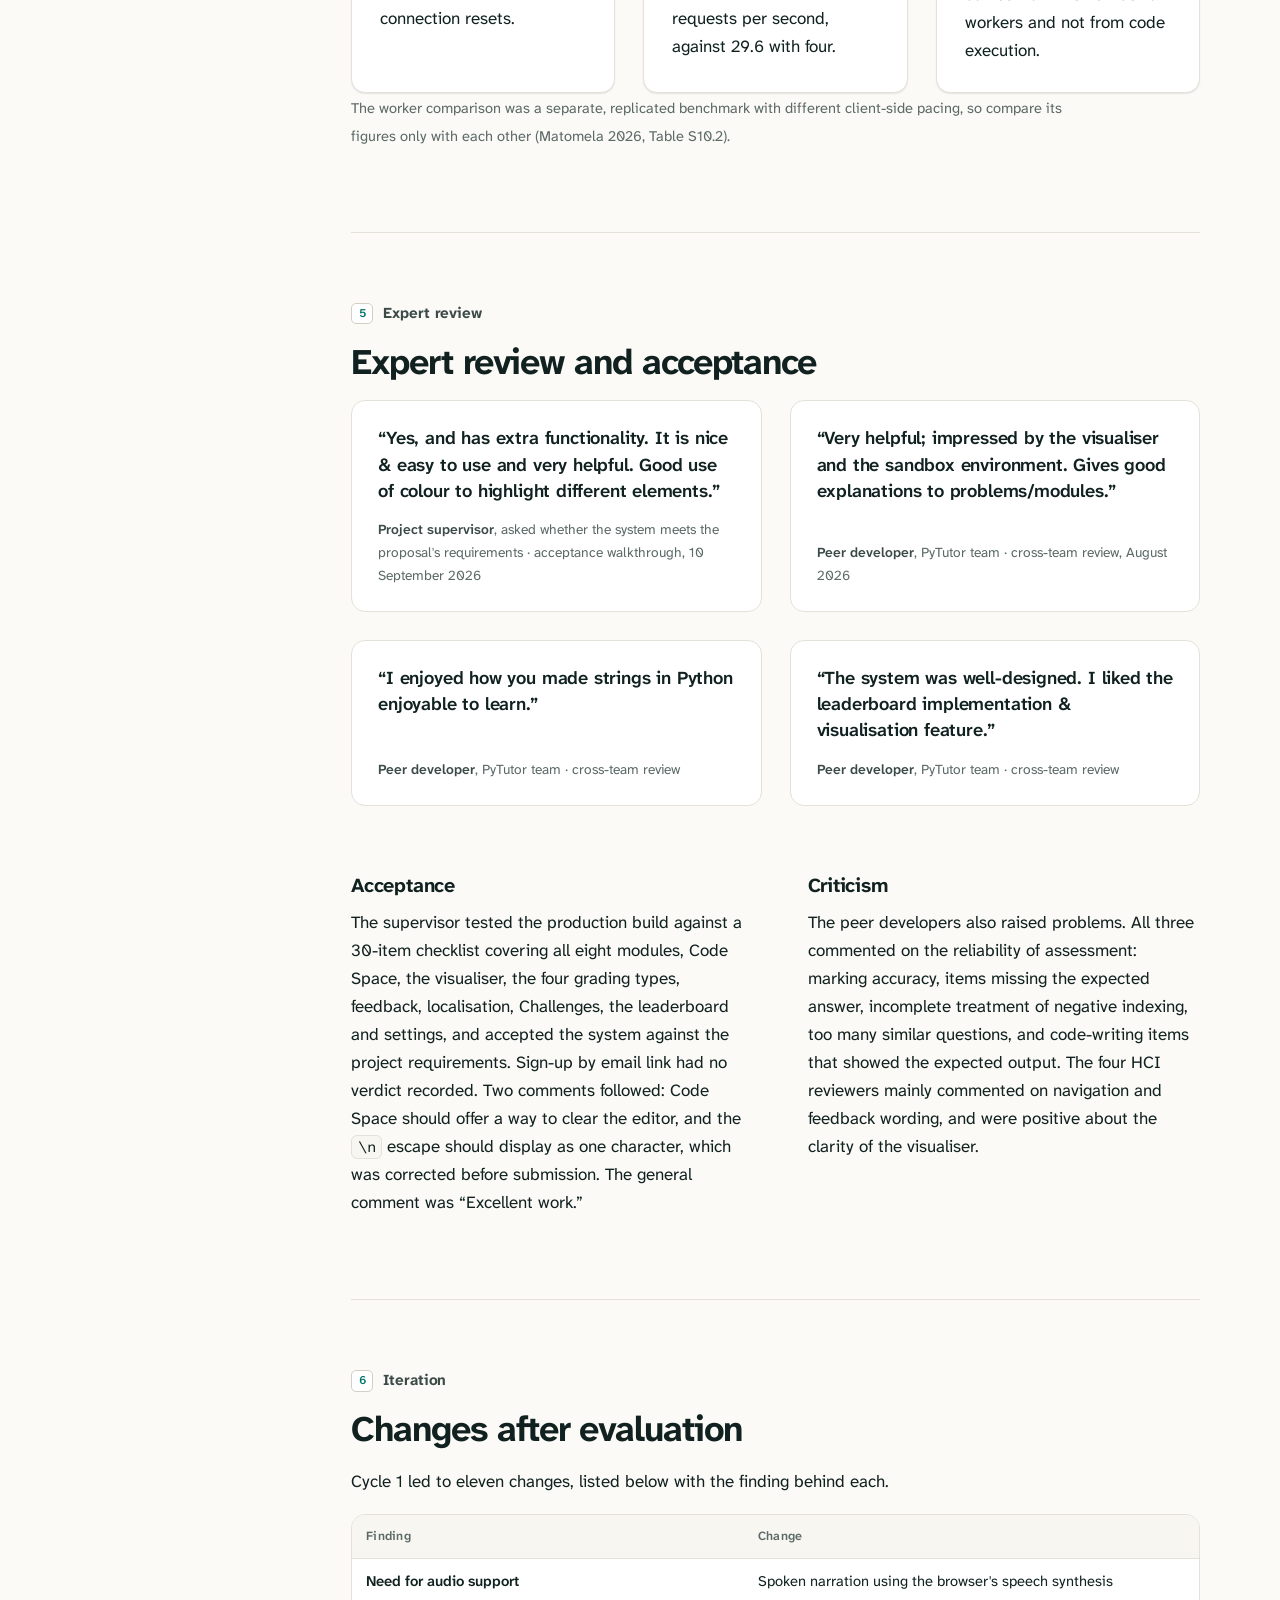
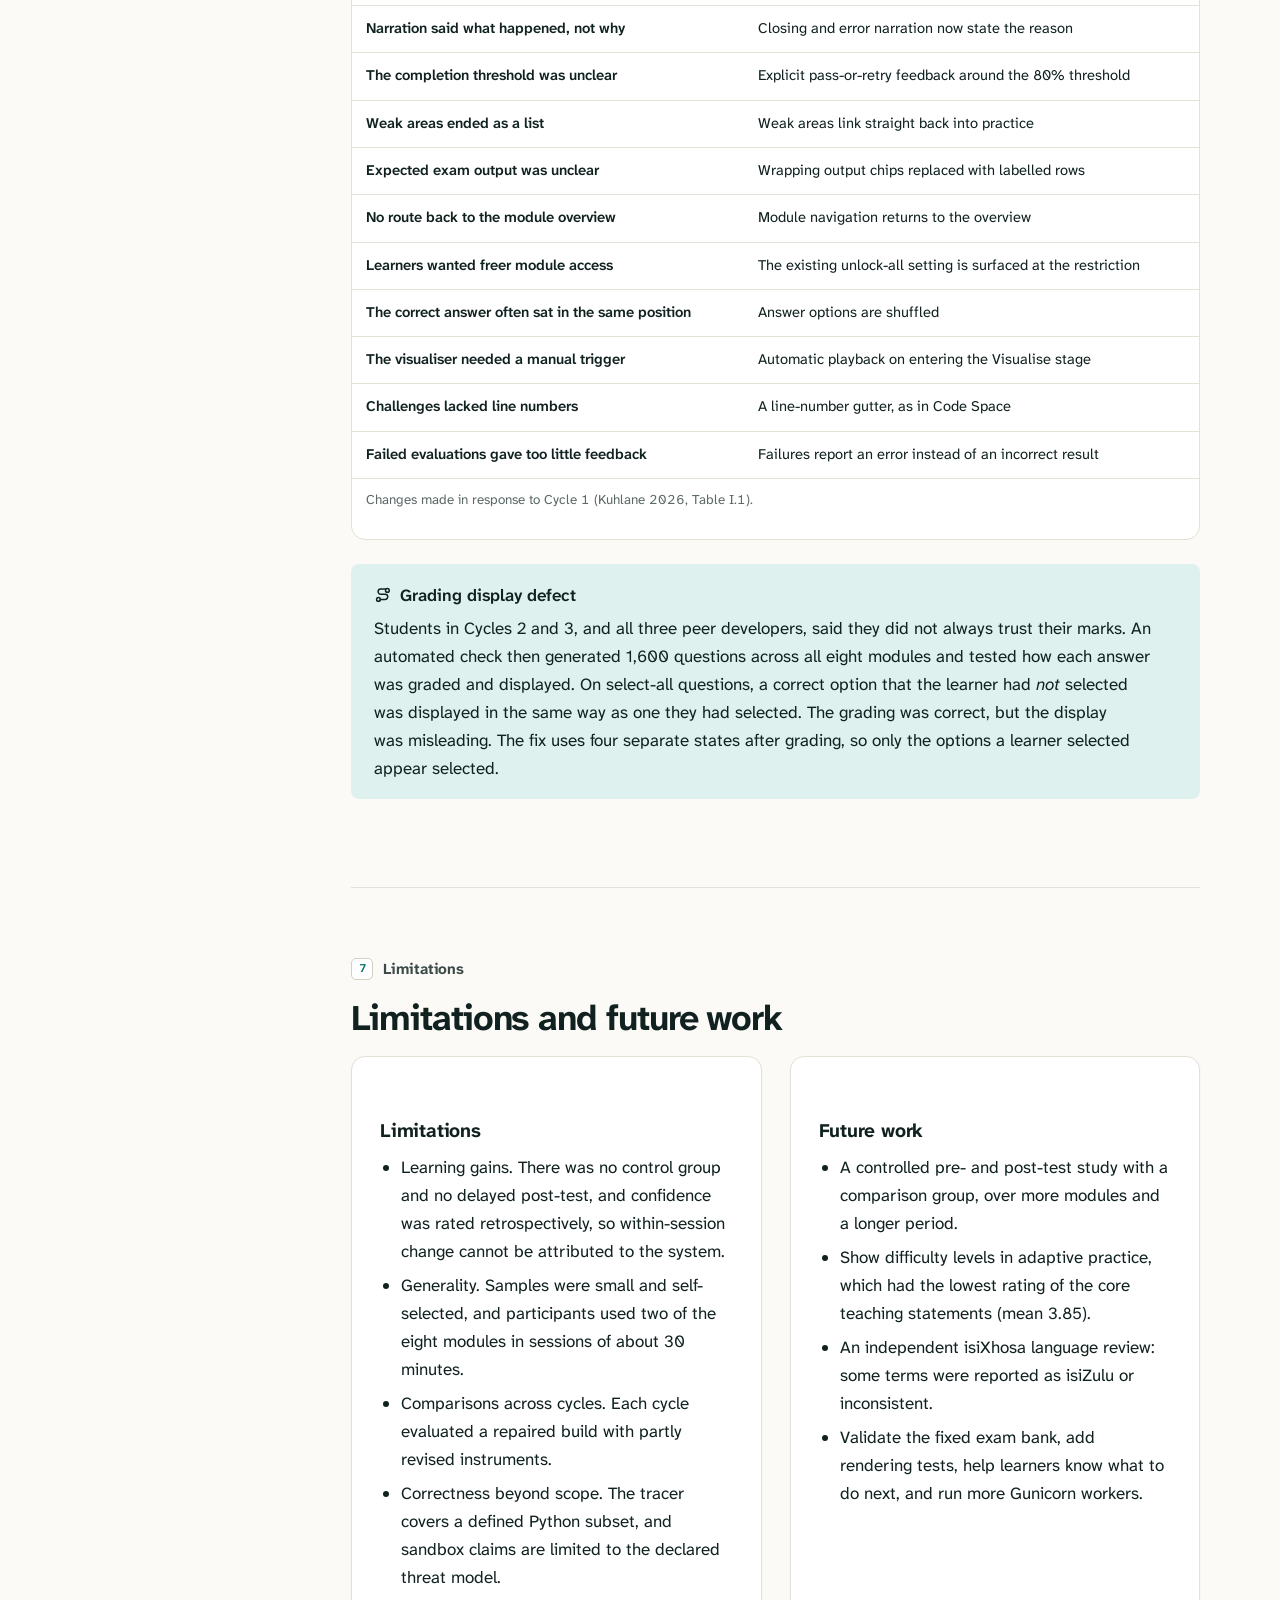
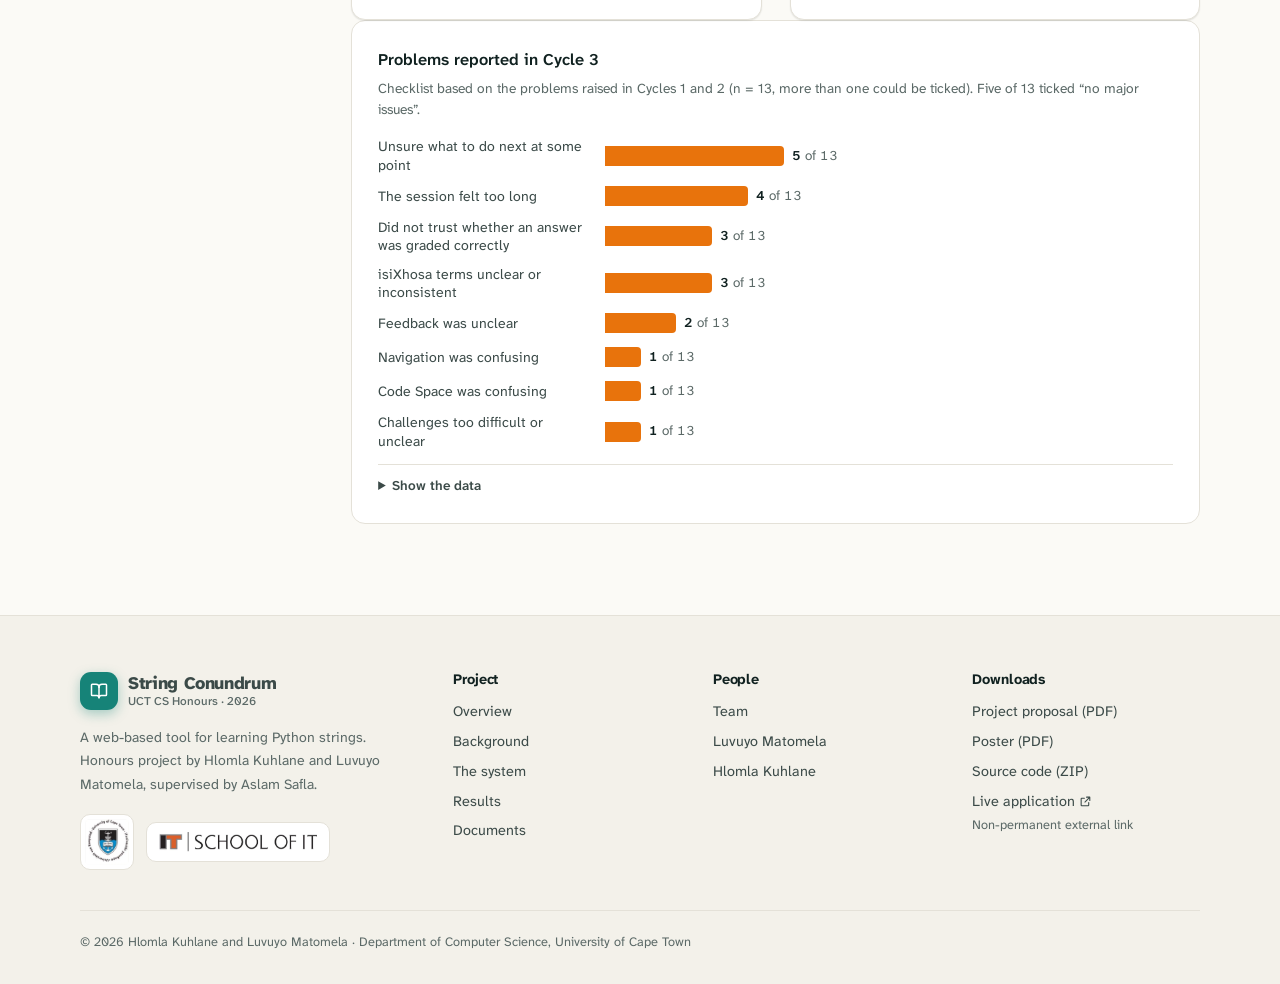
<file: string-conundrum-website/results.html>
<!DOCTYPE html>
<html lang="en">
<head>
<meta charset="utf-8">
<meta name="viewport" content="width=device-width, initial-scale=1">
<title>Results · String Conundrum</title>
<meta name="description" content="Evaluation of String Conundrum with 35 students over three cycles, expert reviews, supervisor acceptance and five technical experiments: usability, misconceptions, design claims and performance.">
<meta name="author" content="Hlomla Kuhlane and Luvuyo Matomela">
<meta name="color-scheme" content="light dark">
<meta name="theme-color" content="#fbfaf6" media="(prefers-color-scheme: light)">
<meta name="theme-color" content="#0d1211" media="(prefers-color-scheme: dark)">
<link rel="icon" href="assets/img/favicon.svg" type="image/svg+xml">
<link rel="icon" href="assets/img/favicon-32.png" sizes="32x32" type="image/png">
<link rel="apple-touch-icon" href="assets/img/apple-touch-icon.png">
<link rel="stylesheet" href="assets/css/site.css">
<script>(function(){var d=document.documentElement;d.classList.add('js');try{var t=localStorage.getItem('sc-theme');if(t==='light'||t==='dark'){d.setAttribute('data-theme',t);}}catch(e){}})();</script>
<script src="assets/js/site.js" defer></script>
</head>
<body>
<a class="skip-link" href="#main">Skip to content</a>
<header class="site-header">
  <div class="wrap header-inner">
    <a class="brand" href="index.html"><span class="brand-logo" aria-hidden="true"><svg viewBox="0 0 24 24"><path d="M12 7v14"/><path d="M3 18a1 1 0 0 1-1-1V4a1 1 0 0 1 1-1h5a4 4 0 0 1 4 4 4 4 0 0 1 4-4h5a1 1 0 0 1 1 1v13a1 1 0 0 1-1 1h-6a3 3 0 0 0-3 3 3 3 0 0 0-3-3z"/></svg></span><span class="brand-text"><span class="brand-name">String Conundrum</span><span class="brand-sub">UCT CS Honours · 2026</span></span></a>
    <nav id="site-nav" class="site-nav" aria-label="Main"><ul><li><a href="index.html"><span class="nav-i">0</span>Overview</a></li><li><a href="background.html"><span class="nav-i">1</span>Background</a></li><li><a href="system.html"><span class="nav-i">2</span>System</a></li><li><a href="results.html" aria-current="page"><span class="nav-i">3</span>Results</a></li><li><a href="documents.html"><span class="nav-i">4</span>Documents</a></li><li><a href="team.html"><span class="nav-i">5</span>Team</a></li></ul></nav>
    <div class="header-actions">
      <button class="icon-btn theme-toggle" type="button" aria-label="Switch colour theme"><svg class="icon i-moon" viewBox="0 0 24 24" aria-hidden="true"><path d="M20 14.5A8 8 0 0 1 9.5 4 8 8 0 1 0 20 14.5z"/></svg><svg class="icon i-sun" viewBox="0 0 24 24" aria-hidden="true"><circle cx="12" cy="12" r="4"/><path d="M12 2.5v2M12 19.5v2M4.6 4.6 6 6M18 18l1.4 1.4M2.5 12h2M19.5 12h2M4.6 19.4 6 18M18 6l1.4-1.4"/></svg></button>
      <a class="btn btn-sm btn-primary btn-live" href="http://string-1.cs.uct.ac.za/" rel="external noopener" title="Non-permanent external link to the deployed application"><svg class="icon" viewBox="0 0 24 24" aria-hidden="true"><path d="M8 5.5v13l10.5-6.5z"/></svg><span>Live app</span><span class="sr-only"> (non-permanent external link)</span></a>
      <button class="icon-btn nav-toggle" type="button" aria-expanded="false" aria-controls="site-nav"><svg class="icon" viewBox="0 0 24 24" aria-hidden="true"><path d="M4 7h16M4 12h16M4 17h16"/></svg><span class="sr-only">Menu</span></button>
    </div>
  </div>
</header>
<main id="main">
<section class="page-hero">
  <div class="wrap">
    <p class="eyebrow"><span class="idx">3</span>Results</p>
    <h1>Results</h1>
    <p class="lede">The evaluation included 35 students in three cycles, two expert reviews, a supervisor acceptance walkthrough and five technical experiments with criteria set in advance. The results support the system's technical correctness and its usability with first-year students. They do not show learning gains.</p>
  </div>
</section>

<div class="wrap with-toc">
<nav class="toc" aria-label="On this page"><p class="toc-title">On this page</p><ol><li><a href="#method"><span class="toc-i">0</span>How we evaluated</a></li><li><a href="#usability"><span class="toc-i">1</span>Usability</a></li><li><a href="#understanding"><span class="toc-i">2</span>What students understood</a></li><li><a href="#claims"><span class="toc-i">3</span>Design claims</a></li><li><a href="#technical"><span class="toc-i">4</span>Technical verification</a></li><li><a href="#reviews"><span class="toc-i">5</span>Expert review and acceptance</a></li><li><a href="#iteration"><span class="toc-i">6</span>How evaluation changed it</a></li><li><a href="#limits"><span class="toc-i">7</span>Limitations and future work</a></li></ol></nav>
<div>

<section class="content-section" id="method" data-toc="How we evaluated">
  <div class="head-row"><p class="eyebrow"><span class="idx">0</span>Method</p><img class="sec-icon" src="assets/img/poster/icon-results.webp" width="82" height="73" alt=""></div>
  <h2>Evaluation method</h2>
  <p class="prose">The user evaluation was run in three cycles. Problems found in each cycle were fixed before the next one, so each cycle tested an improved version. Five technical experiments tested measurable requirements against independent reference results.</p>
  <div class="split split--top mt-2">
    <ol class="steps">
      <li class="step"><span class="step-n">0</span><div><p class="step-meta">13–18 August 2026</p><h3>Peer developer review</h3><p>Three developers of PyTutor, a Python-learning tool built by another team, gave written feedback and were asked to be critical.</p></div></li>
      <li class="step"><span class="step-n">1</span><div><p class="step-meta">Cycle 1 · 11 students</p><h3>First complete build</h3><p>Students in their second year of study or later, working remotely at their own pace. This cycle found functional defects and navigation problems.</p></div></li>
      <li class="step"><span class="step-n">2</span><div><p class="step-meta">Cycle 2 · 11 students</p><h3>Testing the fixes</h3><p>A similar cohort testing the Cycle 1 fixes, with a looping concept and prompts on explanation quality added.</p></div></li>
      <li class="step"><span class="step-n">3</span><div><p class="step-meta">10 September 2026</p><h3>Supervisor acceptance</h3><p>A walkthrough of the production build against a 30-item checklist in seven categories, with a signed statement.</p></div></li>
      <li class="step"><span class="step-n">4</span><div><p class="step-meta">14–15 September 2026 · Cycle 3 · 13 students</p><h3>First-year students</h3><p>Held in a UCT Computer Science lab after a first-year practical, with auto-marked knowledge questions, a design-statement questionnaire and an issue checklist.</p></div></li>
    </ol>
    <div>
      <div class="card">
        <h3 class="mt-0">Instruments used in every cycle</h3>
        <ul>
          <li>The ten-item System Usability Scale (SUS)</li>
          <li>Retrospective confidence ratings per concept</li>
          <li>An applied knowledge check with objectively markable answers</li>
          <li>A rating of the isiXhosa support, and free-text feedback</li>
        </ul>
        <h3>Other evaluations</h3>
        <ul>
          <li>Four postgraduate reviewers with HCI experience walked through the interface</li>
          <li>Five technical experiments, R1 to R5, with success criteria declared before measurement</li>
        </ul>
      </div>
      <div class="callout">
        <p class="callout-title"><svg class="icon" viewBox="0 0 24 24" aria-hidden="true"><path d="M12 3l8 3v6c0 5-3.4 8-8 9-4.6-1-8-4-8-9V6z"/><path d="M9 12l2 2 4-4"/></svg>Ethics</p>
        <p>Approved by the UCT Faculty of Science Research Ethics Committee (SCI/03233/2026) with gatekeeper permission from the Department of Student Affairs. Participation was voluntary and uncompensated, every participant gave informed consent, and responses were analysed anonymously.</p>
      </div>
    </div>
  </div>
</section>

<section class="content-section" id="usability" data-toc="Usability">
  <p class="eyebrow"><span class="idx">1</span>Usability</p>
  <h2>Usability</h2>
  <div class="prose">
    <p>Across the three cycles, 33 participants returned a complete SUS questionnaire. The pooled mean was <strong>80.8 out of 100</strong> (95% confidence interval 76.2 to 85.4), above the published average of 68, and 26 of the 33 scores were 68 or higher. All three cycles fall in the “Good” range.</p>
    <p>Cycle 3 was the only cycle run with first-year students in a lab setting. Its mean SUS score was 79.8 overall and 82.5 among the ten students who identified as first-years, which is similar to the earlier cycles with more experienced students.</p>
  </div>
  <figure class="chart"><figcaption class="chart-head"><span class="chart-title">SUS scores by evaluation cycle</span><span class="chart-sub">System Usability Scale, 0 to 100. Questionnaires with a missing item were excluded.</span></figcaption><ul class="legend"><li><span class="sw sw--dot bg-c1"></span>One participant</li><li><span class="sw sw--tick"></span>Median</li><li><span class="sw sw--line bg-ref"></span>Published average (68)</li></ul><div class="dotplot" role="img" aria-label="Dot plot of all 33 complete System Usability Scale scores by cycle. Medians: Cycle 1 82.5, Cycle 2 88.8, Cycle 3 80.0. 26 of 33 scores are at or above the published average of 68."><div class="dotplot-body"><div class="dp-grid"><i style="left:0%"></i><i style="left:16.667%"></i><i style="left:33.333%"></i><i style="left:50%"></i><i style="left:66.667%"></i><i style="left:83.333%"></i><i style="left:100%"></i><i class="dp-ref" style="left:46.667%"><span class="dp-ref-label">68 · average SUS</span></i></div><div class="dp-row"><div class="dp-label">Cycle 1<small>experienced · n = 10</small></div><div class="dp-track"><span class="dp-dot" style="left:70.833%;top:9.5px" data-tip="SUS, Cycle 1 participant" data-tip-v="82.5"></span><span class="dp-dot" style="left:45.833%;top:29px" data-tip="SUS, Cycle 1 participant" data-tip-v="67.5"></span><span class="dp-dot" style="left:75%;top:22.5px" data-tip="SUS, Cycle 1 participant" data-tip-v="85.0"></span><span class="dp-dot" style="left:70.833%;top:22.5px" data-tip="SUS, Cycle 1 participant" data-tip-v="82.5"></span><span class="dp-dot" style="left:58.333%;top:29px" data-tip="SUS, Cycle 1 participant" data-tip-v="75.0"></span><span class="dp-dot" style="left:70.833%;top:35.5px" data-tip="SUS, Cycle 1 participant" data-tip-v="82.5"></span><span class="dp-dot" style="left:75%;top:35.5px" data-tip="SUS, Cycle 1 participant" data-tip-v="85.0"></span><span class="dp-dot" style="left:50%;top:29px" data-tip="SUS, Cycle 1 participant" data-tip-v="70.0"></span><span class="dp-dot" style="left:66.667%;top:29px" data-tip="SUS, Cycle 1 participant" data-tip-v="80.0"></span><span class="dp-dot" style="left:70.833%;top:48.5px" data-tip="SUS, Cycle 1 participant" data-tip-v="82.5"></span><span class="dp-mean" style="left:70.833%"></span></div><div class="dp-val">82.5<small>median</small></div></div><div class="dp-row"><div class="dp-label">Cycle 2<small>experienced · n = 10</small></div><div class="dp-track"><span class="dp-dot" style="left:75%;top:29px" data-tip="SUS, Cycle 2 participant" data-tip-v="85.0"></span><span class="dp-dot" style="left:45.833%;top:22.5px" data-tip="SUS, Cycle 2 participant" data-tip-v="67.5"></span><span class="dp-dot" style="left:100%;top:29px" data-tip="SUS, Cycle 2 participant" data-tip-v="100.0"></span><span class="dp-dot" style="left:95.833%;top:22.5px" data-tip="SUS, Cycle 2 participant" data-tip-v="97.5"></span><span class="dp-dot" style="left:45.833%;top:35.5px" data-tip="SUS, Cycle 2 participant" data-tip-v="67.5"></span><span class="dp-dot" style="left:12.5%;top:29px" data-tip="SUS, Cycle 2 participant" data-tip-v="47.5"></span><span class="dp-dot" style="left:79.167%;top:29px" data-tip="SUS, Cycle 2 participant" data-tip-v="87.5"></span><span class="dp-dot" style="left:95.833%;top:35.5px" data-tip="SUS, Cycle 2 participant" data-tip-v="97.5"></span><span class="dp-dot" style="left:91.667%;top:29px" data-tip="SUS, Cycle 2 participant" data-tip-v="95.0"></span><span class="dp-dot" style="left:83.333%;top:29px" data-tip="SUS, Cycle 2 participant" data-tip-v="90.0"></span><span class="dp-mean" style="left:81.25%"></span></div><div class="dp-val">88.75<small>median</small></div></div><div class="dp-row"><div class="dp-label">Cycle 3<small>first-year lab · n = 13</small></div><div class="dp-track"><span class="dp-dot" style="left:29.167%;top:29px" data-tip="SUS, Cycle 3 participant" data-tip-v="57.5"></span><span class="dp-dot" style="left:66.667%;top:29px" data-tip="SUS, Cycle 3 participant" data-tip-v="80.0"></span><span class="dp-dot" style="left:83.333%;top:29px" data-tip="SUS, Cycle 3 participant" data-tip-v="90.0"></span><span class="dp-dot" style="left:87.5%;top:16px" data-tip="SUS, Cycle 3 participant" data-tip-v="92.5"></span><span class="dp-dot" style="left:37.5%;top:29px" data-tip="SUS, Cycle 3 participant" data-tip-v="62.5"></span><span class="dp-dot" style="left:79.167%;top:29px" data-tip="SUS, Cycle 3 participant" data-tip-v="87.5"></span><span class="dp-dot" style="left:87.5%;top:29px" data-tip="SUS, Cycle 3 participant" data-tip-v="92.5"></span><span class="dp-dot" style="left:100%;top:29px" data-tip="SUS, Cycle 3 participant" data-tip-v="100.0"></span><span class="dp-dot" style="left:50%;top:29px" data-tip="SUS, Cycle 3 participant" data-tip-v="70.0"></span><span class="dp-dot" style="left:54.167%;top:29px" data-tip="SUS, Cycle 3 participant" data-tip-v="72.5"></span><span class="dp-dot" style="left:41.667%;top:29px" data-tip="SUS, Cycle 3 participant" data-tip-v="65.0"></span><span class="dp-dot" style="left:87.5%;top:42px" data-tip="SUS, Cycle 3 participant" data-tip-v="92.5"></span><span class="dp-dot" style="left:58.333%;top:29px" data-tip="SUS, Cycle 3 participant" data-tip-v="75.0"></span><span class="dp-mean" style="left:66.667%"></span></div><div class="dp-val">80.0<small>median</small></div></div></div><div class="dp-axis"><span></span><div class="dp-ticks"><span style="left:0%">40</span><span style="left:16.667%">50</span><span style="left:33.333%">60</span><span style="left:50%">70</span><span style="left:66.667%">80</span><span style="left:83.333%">90</span><span style="left:100%">100</span></div><span></span></div></div><p class=chart-foot>Source: three-cycle evaluation, 33 complete questionnaires from 35 participants (Matomela 2026, Table S12.1).</p><details class="chart-data"><summary>Show the data</summary><div class="table-wrap"><table><caption>System Usability Scale scores, complete questionnaires only (Matomela 2026, Table S12.1).</caption><thead><tr><th scope="col">Cycle</th><th scope="col" class="num">n</th><th scope="col">Individual scores</th><th scope="col" class="num">Median</th><th scope="col">At or above 68</th></tr></thead><tbody><tr><th scope="row">Cycle 1</th><td class="num">10</td><td>67.5, 70.0, 75.0, 80.0, 82.5, 82.5, 82.5, 82.5, 85.0, 85.0</td><td class="num">82.5</td><td>9 of 10</td></tr><tr><th scope="row">Cycle 2</th><td class="num">10</td><td>47.5, 67.5, 67.5, 85.0, 87.5, 90.0, 95.0, 97.5, 97.5, 100.0</td><td class="num">88.75</td><td>7 of 10</td></tr><tr><th scope="row">Cycle 3</th><td class="num">13</td><td>57.5, 62.5, 65.0, 70.0, 72.5, 75.0, 80.0, 87.5, 90.0, 92.5, 92.5, 92.5, 100.0</td><td class="num">80.0</td><td>10 of 13</td></tr></tbody></table></div></details></figure>
  <p class="prose muted"><small>These results should be interpreted with caution: the samples were small and self-selected, and internal consistency was lower than in large SUS studies (Cronbach's alpha 0.63 pooled). The median mental-demand rating in Cycle 3 was 3 out of 10.</small></p>
</section>

<section class="content-section" id="understanding" data-toc="What students understood">
  <p class="eyebrow"><span class="idx">2</span>Understanding</p>
  <h2>Knowledge check results</h2>
  <p class="prose">The knowledge check was the only instrument that did not rely on self-reported ratings. Most participants answered the indexing, comparison and slicing questions correctly. Fewer than six in ten gave a fully correct answer for <code>word[0] = "J"</code>.</p>
  <div class="grid grid-2 mt-1">
    <div><figure class="chart"><figcaption class="chart-head"><span class="chart-title">Applied knowledge check: fully correct answers</span><span class="chart-sub">Pooled over all three cycles (n = 35). Immutability (highlighted) had the lowest score.</span></figcaption><ul class="hbars"><li class="hbar"><span class="hbar-label">Indexing<small><code>word[1]</code></small></span><span class="hbar-track"><span class="hbar-fill" style="width:calc((100% - 104px) * 0.9429)" data-tip="Indexing" data-tip-v="94% 33/35"></span><span class="hbar-val">94% <span>33/35</span></span></span></li><li class="hbar"><span class="hbar-label">Comparison<small><code>first == second</code></small></span><span class="hbar-track"><span class="hbar-fill" style="width:calc((100% - 104px) * 0.9143)" data-tip="Comparison" data-tip-v="91% 32/35"></span><span class="hbar-val">91% <span>32/35</span></span></span></li><li class="hbar"><span class="hbar-label">Slicing<small><code>word[1:4]</code></small></span><span class="hbar-track"><span class="hbar-fill" style="width:calc((100% - 104px) * 0.8571)" data-tip="Slicing" data-tip-v="86% 30/35"></span><span class="hbar-val">86% <span>30/35</span></span></span></li><li class="hbar"><span class="hbar-label">Immutability<small><code>word[0] = "J"</code></small></span><span class="hbar-track"><span class="hbar-fill is-em" style="width:calc((100% - 104px) * 0.5714)" data-tip="Immutability" data-tip-v="57% 20/35"></span><span class="hbar-val">57% <span>20/35</span></span></span></li><li class="hbar"><span class="hbar-label">Methods<small><code>text.upper()</code> · Cycle 3 only</small></span><span class="hbar-track"><span class="hbar-fill" style="width:calc((100% - 104px) * 0.8462)" data-tip="Methods" data-tip-v="85% 11/13"></span><span class="hbar-val">85% <span>11/13</span></span></span></li></ul><p class=chart-foot>The method item was added in Cycle 3. Immutability counts only fully correct answers. 24 of 35 said the assignment fails.</p><details class="chart-data"><summary>Show the data</summary><div class="table-wrap"><table><caption>Applied knowledge check, fully correct answers pooled over three cycles (Kuhlane 2026, Table G.4; Matomela 2026, Table 5b).</caption><thead><tr><th scope="col">Concept</th><th scope="col" class="num">Cycle 1</th><th scope="col" class="num">Cycle 2</th><th scope="col" class="num">Cycle 3</th><th scope="col" class="num">Pooled</th></tr></thead><tbody><tr><th scope="row">Indexing</th><td class="num">10/11</td><td class="num">11/11</td><td class="num">12/13</td><td class="num">33/35 (94%)</td></tr><tr><th scope="row">Comparison</th><td class="num">11/11</td><td class="num">11/11</td><td class="num">10/13</td><td class="num">32/35 (91%)</td></tr><tr><th scope="row">Slicing</th><td class="num">9/11</td><td class="num">11/11</td><td class="num">10/13</td><td class="num">30/35 (86%)</td></tr><tr><th scope="row">Immutability (fully correct)</th><td class="num">5/11</td><td class="num">7/11</td><td class="num">8/13</td><td class="num">20/35 (57%)</td></tr><tr><th scope="row">Method does not mutate</th><td class="num">–</td><td class="num">–</td><td class="num">11/13</td><td class="num">11/13 (85%)</td></tr></tbody></table></div></details></figure></div>
    <div><figure class="chart"><figcaption class="chart-head"><span class="chart-title">What did <code>word[0] = "J"</code> do?</span><span class="chart-sub">One square per participant, all three cycles (n = 35), for <code>word = "Python"</code>.</span></figcaption><div class="waffle-wrap"><div class="waffle" role="img" aria-label="35 squares, one per participant: 24 said the assignment is rejected, 7 said word becomes Jython, 3 said nothing happens, 1 expected an IndexError."><span data-tip="Python raises TypeError (correct)" data-tip-v="Assignment rejected"></span><span data-tip="Python raises TypeError (correct)" data-tip-v="Assignment rejected"></span><span data-tip="Python raises TypeError (correct)" data-tip-v="Assignment rejected"></span><span data-tip="Python raises TypeError (correct)" data-tip-v="Assignment rejected"></span><span data-tip="Python raises TypeError (correct)" data-tip-v="Assignment rejected"></span><span data-tip="Python raises TypeError (correct)" data-tip-v="Assignment rejected"></span><span data-tip="Python raises TypeError (correct)" data-tip-v="Assignment rejected"></span><span data-tip="Python raises TypeError (correct)" data-tip-v="Assignment rejected"></span><span data-tip="Python raises TypeError (correct)" data-tip-v="Assignment rejected"></span><span data-tip="Python raises TypeError (correct)" data-tip-v="Assignment rejected"></span><span data-tip="Python raises TypeError (correct)" data-tip-v="Assignment rejected"></span><span data-tip="Python raises TypeError (correct)" data-tip-v="Assignment rejected"></span><span data-tip="Python raises TypeError (correct)" data-tip-v="Assignment rejected"></span><span data-tip="Python raises TypeError (correct)" data-tip-v="Assignment rejected"></span><span data-tip="Python raises TypeError (correct)" data-tip-v="Assignment rejected"></span><span data-tip="Python raises TypeError (correct)" data-tip-v="Assignment rejected"></span><span data-tip="Python raises TypeError (correct)" data-tip-v="Assignment rejected"></span><span data-tip="Python raises TypeError (correct)" data-tip-v="Assignment rejected"></span><span data-tip="Python raises TypeError (correct)" data-tip-v="Assignment rejected"></span><span data-tip="Python raises TypeError (correct)" data-tip-v="Assignment rejected"></span><span data-tip="Python raises TypeError (correct)" data-tip-v="Assignment rejected"></span><span data-tip="Python raises TypeError (correct)" data-tip-v="Assignment rejected"></span><span data-tip="Python raises TypeError (correct)" data-tip-v="Assignment rejected"></span><span data-tip="Python raises TypeError (correct)" data-tip-v="Assignment rejected"></span><span class="w2" data-tip="word becomes &quot;Jython&quot;" data-tip-v="Silent mutation"></span><span class="w2" data-tip="word becomes &quot;Jython&quot;" data-tip-v="Silent mutation"></span><span class="w2" data-tip="word becomes &quot;Jython&quot;" data-tip-v="Silent mutation"></span><span class="w2" data-tip="word becomes &quot;Jython&quot;" data-tip-v="Silent mutation"></span><span class="w2" data-tip="word becomes &quot;Jython&quot;" data-tip-v="Silent mutation"></span><span class="w2" data-tip="word becomes &quot;Jython&quot;" data-tip-v="Silent mutation"></span><span class="w2" data-tip="word becomes &quot;Jython&quot;" data-tip-v="Silent mutation"></span><span class="w3" data-tip="Nothing changes, no error" data-tip-v="Silent no-op"></span><span class="w3" data-tip="Nothing changes, no error" data-tip-v="Silent no-op"></span><span class="w3" data-tip="Nothing changes, no error" data-tip-v="Silent no-op"></span><span class="w4" data-tip="Expected an IndexError" data-tip-v="Wrong error type"></span></div><ul class="waffle-legend"><li><span class="sw bg-c1"></span><span>Assignment rejected<small>Python raises TypeError (correct)</small></span><b>24</b></li><li><span class="sw bg-c2"></span><span>Silent mutation<small>“word becomes "Jython"”</small></span><b>7</b></li><li><span class="sw bg-c3"></span><span>Silent no-op<small>“Nothing changes, no error”</small></span><b>3</b></li><li><span class="sw bg-other"></span><span>Wrong error type<small>Expected an IndexError</small></span><b>1</b></li></ul></div><p class=chart-foot>The silent-mutation answer appeared in every cohort (2 of 11, 2 of 11 and 3 of 13), including the senior cohorts.</p><details class="chart-data"><summary>Show the data</summary><div class="table-wrap"><table><caption>Mental model implied by each answer to word[0] = "J" (Matomela 2026, Figure 3 and Table S12.3).</caption><thead><tr><th scope="col">Model</th><th scope="col" class="num">Participants</th></tr></thead><tbody><tr><th scope="row">Assignment rejected – Python raises TypeError (correct)</th><td class="num">24</td></tr><tr><th scope="row">Silent mutation – “word becomes "Jython"”</th><td class="num">7</td></tr><tr><th scope="row">Silent no-op – “Nothing changes, no error”</th><td class="num">3</td></tr><tr><th scope="row">Wrong error type – Expected an IndexError</th><td class="num">1</td></tr></tbody></table></div></details></figure></div>
  </div>
  <div class="callout callout--accent">
    <p class="callout-title"><svg class="icon" viewBox="0 0 24 24" aria-hidden="true"><path d="M4 5h16v11H10l-5 4v-4H4z"/><path d="M8 9.5h8M8 12.5h5"/></svg>Link to the literature</p>
    <p>The design assumes that immutability errors are conceptual and not syntactic, so they persist until the learner sees Python reject the operation. The evaluation supports this: the “Jython” answer appeared in all three cohorts, including senior students. A student can use indexing correctly for a long time while still believing that a string's characters can be changed, because ordinary practice rarely contradicts this belief.</p>
  </div>
  <p class="prose">All five wrong slicing answers were the same off-by-one error, <code>ytho</code> for <code>word[1:4]</code>. This matches the inclusive-stop misconception that the visualiser's “stop (excluded)” label is meant to correct.</p>
</section>

<section class="content-section" id="claims" data-toc="Design claims">
  <p class="eyebrow"><span class="idx">3</span>Design claims</p>
  <h2>Design statements</h2>
  <p class="prose">In Cycle 3, participants rated ten statements, each about one component of the system. No participant disagreed with either visualisation statement. The lowest-rated items were the two isiXhosa statements and the leaderboard. Among the core teaching statements, the lowest was whether practice questions felt relevant to what the learner was struggling with.</p>
  <figure class="chart"><figcaption class="chart-head"><span class="chart-title">Agreement with design statements, Cycle 3</span><span class="chart-sub">Cycle 3, n = 13, ordered by mean (1 = strongly disagree, 5 = strongly agree). Neutral answers are split across the centre line.</span></figcaption><ul class="legend"><li><span class="sw bg-sd"></span>Strongly disagree</li><li><span class="sw bg-d"></span>Disagree</li><li><span class="sw bg-n"></span>Neutral</li><li><span class="sw bg-a"></span>Agree</li><li><span class="sw bg-sa"></span>Strongly agree</li></ul><div role="img" aria-label="Diverging bar chart of agreement with ten design claims from 13 first-year cycle participants. Highest: highlighting helped reasoning, 13 of 13 agree, mean 4.69. Lowest: isiXhosa translation support, mean 3.31."><ul class="likert"><li class="lk-row"><span class="lk-label">Seeing highlighted indices and slices helped me reason about string operations</span><span class="lk-bar"><span class="lk-seg lk-a is-first" style="left:50%;width:15.385%" data-tip="Agree, A2" data-tip-v="4 of 13"></span><span class="lk-seg lk-sa" style="left:65.385%;width:34.615%" data-tip="Strongly agree, A2" data-tip-v="9 of 13"></span></span><span class="lk-mean">4.69</span></li><li class="lk-row"><span class="lk-label">The step-by-step visualiser made code behaviour easier to understand</span><span class="lk-bar"><span class="lk-seg lk-n is-first" style="left:48.077%;width:3.846%" data-tip="Neutral, A1" data-tip-v="1 of 13"></span><span class="lk-seg lk-a" style="left:51.923%;width:19.231%" data-tip="Agree, A1" data-tip-v="5 of 13"></span><span class="lk-seg lk-sa" style="left:71.154%;width:26.923%" data-tip="Strongly agree, A1" data-tip-v="7 of 13"></span></span><span class="lk-mean">4.46</span></li><li class="lk-row"><span class="lk-label">The feedback after wrong answers helped me correct misconceptions</span><span class="lk-bar"><span class="lk-seg lk-n is-first" style="left:46.154%;width:7.692%" data-tip="Neutral, A3" data-tip-v="2 of 13"></span><span class="lk-seg lk-a" style="left:53.846%;width:11.538%" data-tip="Agree, A3" data-tip-v="3 of 13"></span><span class="lk-seg lk-sa" style="left:65.385%;width:30.769%" data-tip="Strongly agree, A3" data-tip-v="8 of 13"></span></span><span class="lk-mean">4.46</span></li><li class="lk-row"><span class="lk-label">The Code Space section helped me experiment and learn effectively</span><span class="lk-bar"><span class="lk-seg lk-n is-first" style="left:48.077%;width:3.846%" data-tip="Neutral, A8" data-tip-v="1 of 13"></span><span class="lk-seg lk-a" style="left:51.923%;width:26.923%" data-tip="Agree, A8" data-tip-v="7 of 13"></span><span class="lk-seg lk-sa" style="left:78.846%;width:19.231%" data-tip="Strongly agree, A8" data-tip-v="5 of 13"></span></span><span class="lk-mean">4.31</span></li><li class="lk-row"><span class="lk-label">Challenges were useful for testing my understanding</span><span class="lk-bar"><span class="lk-seg lk-n is-first" style="left:44.231%;width:11.538%" data-tip="Neutral, A9" data-tip-v="3 of 13"></span><span class="lk-seg lk-a" style="left:55.769%;width:15.385%" data-tip="Agree, A9" data-tip-v="4 of 13"></span><span class="lk-seg lk-sa" style="left:71.154%;width:23.077%" data-tip="Strongly agree, A9" data-tip-v="6 of 13"></span></span><span class="lk-mean">4.23</span></li><li class="lk-row"><span class="lk-label">The tool helped me distinguish changing a value from reassigning a variable</span><span class="lk-bar"><span class="lk-seg lk-d is-first" style="left:42.308%;width:3.846%" data-tip="Disagree, A5" data-tip-v="1 of 13"></span><span class="lk-seg lk-n" style="left:46.154%;width:7.692%" data-tip="Neutral, A5" data-tip-v="2 of 13"></span><span class="lk-seg lk-a" style="left:53.846%;width:15.385%" data-tip="Agree, A5" data-tip-v="4 of 13"></span><span class="lk-seg lk-sa" style="left:69.231%;width:23.077%" data-tip="Strongly agree, A5" data-tip-v="6 of 13"></span></span><span class="lk-mean">4.15</span></li><li class="lk-row"><span class="lk-label">Practice questions felt relevant to what I was struggling with</span><span class="lk-bar"><span class="lk-seg lk-d is-first" style="left:36.538%;width:11.538%" data-tip="Disagree, A4" data-tip-v="3 of 13"></span><span class="lk-seg lk-n" style="left:48.077%;width:3.846%" data-tip="Neutral, A4" data-tip-v="1 of 13"></span><span class="lk-seg lk-a" style="left:51.923%;width:15.385%" data-tip="Agree, A4" data-tip-v="4 of 13"></span><span class="lk-seg lk-sa" style="left:67.308%;width:19.231%" data-tip="Strongly agree, A4" data-tip-v="5 of 13"></span></span><span class="lk-mean">3.85</span></li><li class="lk-row"><span class="lk-label">The leaderboard increased my motivation to practise</span><span class="lk-bar"><span class="lk-seg lk-sd" style="left:32.692%;width:3.846%" data-tip="Strongly disagree, A10" data-tip-v="1 of 13"></span><span class="lk-seg lk-d" style="left:36.538%;width:7.692%" data-tip="Disagree, A10" data-tip-v="2 of 13"></span><span class="lk-seg lk-n" style="left:44.231%;width:11.538%" data-tip="Neutral, A10" data-tip-v="3 of 13"></span><span class="lk-seg lk-a" style="left:55.769%;width:11.538%" data-tip="Agree, A10" data-tip-v="3 of 13"></span><span class="lk-seg lk-sa" style="left:67.308%;width:15.385%" data-tip="Strongly agree, A10" data-tip-v="4 of 13"></span></span><span class="lk-mean">3.54</span></li><li class="lk-row"><span class="lk-label">The isiXhosa transpiler worked as I expected</span><span class="lk-bar"><span class="lk-seg lk-sd" style="left:34.615%;width:7.692%" data-tip="Strongly disagree, A7" data-tip-v="2 of 13"></span><span class="lk-seg lk-n" style="left:42.308%;width:15.385%" data-tip="Neutral, A7" data-tip-v="4 of 13"></span><span class="lk-seg lk-a" style="left:57.692%;width:15.385%" data-tip="Agree, A7" data-tip-v="4 of 13"></span><span class="lk-seg lk-sa" style="left:73.077%;width:11.538%" data-tip="Strongly agree, A7" data-tip-v="3 of 13"></span></span><span class="lk-mean">3.46</span></li><li class="lk-row"><span class="lk-label">The isiXhosa translation support made the content easier to understand</span><span class="lk-bar"><span class="lk-seg lk-sd" style="left:30.769%;width:3.846%" data-tip="Strongly disagree, A6" data-tip-v="1 of 13"></span><span class="lk-seg lk-d" style="left:34.615%;width:3.846%" data-tip="Disagree, A6" data-tip-v="1 of 13"></span><span class="lk-seg lk-n" style="left:38.462%;width:23.077%" data-tip="Neutral, A6" data-tip-v="6 of 13"></span><span class="lk-seg lk-a" style="left:61.538%;width:11.538%" data-tip="Agree, A6" data-tip-v="3 of 13"></span><span class="lk-seg lk-sa" style="left:73.077%;width:7.692%" data-tip="Strongly agree, A6" data-tip-v="2 of 13"></span></span><span class="lk-mean">3.31</span></li></ul><div class="lk-axis"><span></span><span class="lk-axis-scale"><span>Disagree</span><span>neutral</span><span>Agree</span></span><span>mean</span></div></div><p class=chart-foot>Each statement refers to one component of the system.</p><details class="chart-data"><summary>Show the data</summary><div class="table-wrap"><table><caption>Cycle 3 design-claim battery, n = 13 (Matomela 2026, Table S15.1).</caption><thead><tr><th scope="col">Claim</th><th scope="col" class="num">Strongly disagree</th><th scope="col" class="num">Disagree</th><th scope="col" class="num">Neutral</th><th scope="col" class="num">Agree</th><th scope="col" class="num">Strongly agree</th><th scope="col" class="num">Mean</th></tr></thead><tbody><tr><th scope="row">Seeing highlighted indices and slices helped me reason about string operations</th><td class="num">0</td><td class="num">0</td><td class="num">0</td><td class="num">4</td><td class="num">9</td><td class="num">4.69</td></tr><tr><th scope="row">The step-by-step visualiser made code behaviour easier to understand</th><td class="num">0</td><td class="num">0</td><td class="num">1</td><td class="num">5</td><td class="num">7</td><td class="num">4.46</td></tr><tr><th scope="row">The feedback after wrong answers helped me correct misconceptions</th><td class="num">0</td><td class="num">0</td><td class="num">2</td><td class="num">3</td><td class="num">8</td><td class="num">4.46</td></tr><tr><th scope="row">The Code Space section helped me experiment and learn effectively</th><td class="num">0</td><td class="num">0</td><td class="num">1</td><td class="num">7</td><td class="num">5</td><td class="num">4.31</td></tr><tr><th scope="row">Challenges were useful for testing my understanding</th><td class="num">0</td><td class="num">0</td><td class="num">3</td><td class="num">4</td><td class="num">6</td><td class="num">4.23</td></tr><tr><th scope="row">The tool helped me distinguish changing a value from reassigning a variable</th><td class="num">0</td><td class="num">1</td><td class="num">2</td><td class="num">4</td><td class="num">6</td><td class="num">4.15</td></tr><tr><th scope="row">Practice questions felt relevant to what I was struggling with</th><td class="num">0</td><td class="num">3</td><td class="num">1</td><td class="num">4</td><td class="num">5</td><td class="num">3.85</td></tr><tr><th scope="row">The leaderboard increased my motivation to practise</th><td class="num">1</td><td class="num">2</td><td class="num">3</td><td class="num">3</td><td class="num">4</td><td class="num">3.54</td></tr><tr><th scope="row">The isiXhosa transpiler worked as I expected</th><td class="num">2</td><td class="num">0</td><td class="num">4</td><td class="num">4</td><td class="num">3</td><td class="num">3.46</td></tr><tr><th scope="row">The isiXhosa translation support made the content easier to understand</th><td class="num">1</td><td class="num">1</td><td class="num">6</td><td class="num">3</td><td class="num">2</td><td class="num">3.31</td></tr></tbody></table></div></details></figure>
  <figure class="chart"><figcaption class="chart-head"><span class="chart-title">Most helpful feature</span><span class="chart-sub">Cycle 3, one forced choice per participant (n = 13).</span></figcaption><ul class="hbars"><li class="hbar"><span class="hbar-label">Visualiser</span><span class="hbar-track"><span class="hbar-fill" style="width:calc((100% - 104px) * 0.3846)" data-tip="Visualiser" data-tip-v="5 of 13"></span><span class="hbar-val">5 <span>of 13</span></span></span></li><li class="hbar"><span class="hbar-label">Practice questions</span><span class="hbar-track"><span class="hbar-fill" style="width:calc((100% - 104px) * 0.2308)" data-tip="Practice questions" data-tip-v="3 of 13"></span><span class="hbar-val">3 <span>of 13</span></span></span></li><li class="hbar"><span class="hbar-label">Feedback and explanations</span><span class="hbar-track"><span class="hbar-fill" style="width:calc((100% - 104px) * 0.1538)" data-tip="Feedback and explanations" data-tip-v="2 of 13"></span><span class="hbar-val">2 <span>of 13</span></span></span></li><li class="hbar"><span class="hbar-label">Challenges</span><span class="hbar-track"><span class="hbar-fill" style="width:calc((100% - 104px) * 0.1538)" data-tip="Challenges" data-tip-v="2 of 13"></span><span class="hbar-val">2 <span>of 13</span></span></span></li><li class="hbar"><span class="hbar-label">Code Space</span><span class="hbar-track"><span class="hbar-fill" style="width:calc((100% - 104px) * 0.0769)" data-tip="Code Space" data-tip-v="1 of 13"></span><span class="hbar-val">1 <span>of 13</span></span></span></li></ul><details class="chart-data"><summary>Show the data</summary><div class="table-wrap"><table><caption>Single most helpful feature, Cycle 3 (Kuhlane 2026, Table H.4).</caption><thead><tr><th scope="col">Feature</th><th scope="col" class="num">Participants</th></tr></thead><tbody><tr><th scope="row">Visualiser</th><td class="num">5 of 13</td></tr><tr><th scope="row">Practice questions</th><td class="num">3 of 13</td></tr><tr><th scope="row">Feedback and explanations</th><td class="num">2 of 13</td></tr><tr><th scope="row">Challenges</th><td class="num">2 of 13</td></tr><tr><th scope="row">Code Space</th><td class="num">1 of 13</td></tr></tbody></table></div></details></figure>
  <figure class="chart"><figcaption class="chart-head"><span class="chart-title">Self-rated confidence, before and after a session</span><span class="chart-sub">Mean of the concept ratings, 1 to 5. Both ratings were given after the session.</span></figcaption><ul class="legend"><li><span class="sw sw--ring"></span>Before (recalled)</li><li><span class="sw sw--dot bg-c1"></span>After</li></ul><div role="img" aria-label="Mean self-rated confidence rose in every cycle: Cycle 1 3.16 to 4.50, Cycle 2 3.28 to 4.47, Cycle 3 3.06 to 4.15, all cycles 3.16 to 4.36."><ul class="dumbbell"><li class="db-row"><span class="hbar-label">Cycle 1<small>n = 11</small></span><span class="db-track"><span class="db-line" style="left:54%;width:33.5%"></span><span class="db-pt before" style="left:54%" data-tip="before the session, Cycle 1" data-tip-v="3.16"></span><span class="db-pt after" style="left:87.5%" data-tip="after the session, Cycle 1" data-tip-v="4.50"></span></span><span class="db-val">3.16 to 4.50</span></li><li class="db-row"><span class="hbar-label">Cycle 2<small>n = 11</small></span><span class="db-track"><span class="db-line" style="left:57%;width:29.75%"></span><span class="db-pt before" style="left:57%" data-tip="before the session, Cycle 2" data-tip-v="3.28"></span><span class="db-pt after" style="left:86.75%" data-tip="after the session, Cycle 2" data-tip-v="4.47"></span></span><span class="db-val">3.28 to 4.47</span></li><li class="db-row"><span class="hbar-label">Cycle 3<small>n = 13</small></span><span class="db-track"><span class="db-line" style="left:51.5%;width:27.25%"></span><span class="db-pt before" style="left:51.5%" data-tip="before the session, Cycle 3" data-tip-v="3.06"></span><span class="db-pt after" style="left:78.75%" data-tip="after the session, Cycle 3" data-tip-v="4.15"></span></span><span class="db-val">3.06 to 4.15</span></li><li class="db-row"><span class="hbar-label">All cycles<small>n = 35</small></span><span class="db-track"><span class="db-line" style="left:54%;width:30%"></span><span class="db-pt before" style="left:54%" data-tip="before the session, All cycles" data-tip-v="3.16"></span><span class="db-pt after" style="left:84%" data-tip="after the session, All cycles" data-tip-v="4.36"></span></span><span class="db-val">3.16 to 4.36</span></li></ul><div class="db-scale"><span></span><div><span>1</span><span>2</span><span>3</span><span>4</span><span>5</span></div><span></span></div></div><p class=chart-foot>These are self-reported ratings and do not measure learning. There was no control group, and the before rating was recalled.</p><details class="chart-data"><summary>Show the data</summary><div class="table-wrap"><table><caption>Participant-level mean confidence across concepts (Matomela 2026, Table S16.1).</caption><thead><tr><th scope="col">Group</th><th scope="col" class="num">Before</th><th scope="col" class="num">After</th><th scope="col">Rose / same / fell</th></tr></thead><tbody><tr><th scope="row">Cycle 1 (n = 11)</th><td class="num">3.16</td><td class="num">4.50</td><td>9 / 2 / 0</td></tr><tr><th scope="row">Cycle 2 (n = 11)</th><td class="num">3.28</td><td class="num">4.47</td><td>8 / 2 / 1</td></tr><tr><th scope="row">Cycle 3 (n = 13)</th><td class="num">3.06</td><td class="num">4.15</td><td>10 / 3 / 0</td></tr><tr><th scope="row">All (n = 35)</th><td class="num">3.16</td><td class="num">4.36</td><td>27 / 7 / 1</td></tr></tbody></table></div></details></figure>
</section>

<section class="content-section" id="technical" data-toc="Technical verification">
  <p class="eyebrow"><span class="idx">4</span>Technical verification</p>
  <h2>Technical experiments</h2>
  <p class="prose">Each experiment tested normal inputs as well as malformed, tampered and boundary cases, since the absence of a crash does not show that the output is correct. Results were compared with independent references where possible: CPython for the tracer, the challenges' own tests for the transpiler, and a recomputed answer key for practice.</p>
  <div class="table-wrap mt-1">
    <table>
      <caption>Requirement outcomes (Matomela 2026, Tables 2 and 4). Each criterion was declared before measurement.</caption>
      <thead><tr><th scope="col">Requirement</th><th scope="col">What was tested</th><th scope="col">Result</th><th scope="col">Does not establish</th></tr></thead>
      <tbody>
        <tr><th scope="row">R1 · Sandbox containment</th><td>10 adversarial programs across 7 declared threat categories, through the production path</td><td><span class="yes"><svg class="icon" viewBox="0 0 24 24" aria-hidden="true"><path d="M5 12.5l4.5 4.5L19 7.5"/></svg>All 10 contained</span>; the benign control still ran and Flask stayed available</td><td>Safety beyond the declared threat model</td></tr>
        <tr><th scope="row">R2 · Tracer correctness</th><td>25 hand-written and 232 generated programs, compared with real CPython</td><td><span class="yes"><svg class="icon" viewBox="0 0 24 24" aria-hidden="true"><path d="M5 12.5l4.5 4.5L19 7.5"/></svg>All 257 consistent</span>: all 232 generated programs matched output, the 208 that completed matched final state, and the 24 error cases matched the exception and where execution stopped</td><td>Correctness outside the supported Python subset</td></tr>
        <tr><th scope="row">R3 · Transpiler fidelity</th><td>All 18 challenge solutions, English to isiXhosa and back</td><td><span class="yes"><svg class="icon" viewBox="0 0 24 24" aria-hidden="true"><path d="M5 12.5l4.5 4.5L19 7.5"/></svg>18 of 18</span> identical text; all still pass their own tests; 10 of 10 unit tests</td><td>Fidelity beyond the supported vocabulary</td></tr>
        <tr><th scope="row">R4 · Performance</th><td>The live endpoint at 5 to 1,000 concurrent requests</td><td><span class="yes"><svg class="icon" viewBox="0 0 24 24" aria-hidden="true"><path d="M5 12.5l4.5 4.5L19 7.5"/></svg>p95 of 1.12 s at 100</span>, inside the 2 s target; exceeded from 300</td><td>Whether resets above 500 are server- or client-side</td></tr>
        <tr><th scope="row">R5 · Practice engine</th><td>1,600 generated questions, 200 per module</td><td><span class="yes"><svg class="icon" viewBox="0 0 24 24" aria-hidden="true"><path d="M5 12.5l4.5 4.5L19 7.5"/></svg>100% recoverable answers</span>, no duplicate options, every tampered token rejected</td><td>Per-module samples remain bounded</td></tr>
      </tbody>
    </table>
  </div>
  <p class="prose">On the production database, a transient user who submitted every completion twice ended up with exactly one row per section, exercise and challenge, and appeared correctly in progress and on the leaderboard. On the front end, the slicing and indexing engine reproduces 132 slice and 60 index expressions evaluated by CPython, and all 133 unit tests pass.</p>
  <figure class="chart"><figcaption class="chart-head"><span class="chart-title">Response time of the live execution endpoint</span><span class="chart-sub"><code>POST /api/execute</code> over the real network, 5 to 1,000 concurrent requests; both axes logarithmic.</span></figcaption><ul class="legend"><li><span class="sw sw--line bg-c1"></span>p95 response time</li><li><span class="sw sw--line bg-c2"></span>p50 (median)</li><li><span class="sw sw--line bg-ref"></span>2 s target</li></ul><div class="linechart" role="img" aria-label="Log-log line chart of response time against concurrency for the live execute endpoint. p95 stays under the 2 second target up to 100 concurrent requests (1.12 s) and exceeds it from 300 (3.65 s)."><div class="lc-plot"><svg class="lc-svg" viewBox="0 0 100 100" preserveAspectRatio="none" aria-hidden="true"><line class="lc-grid" x1="0" x2="100" y1="95.959" y2="95.959" vector-effect="non-scaling-stroke"/><line class="lc-grid" x1="0" x2="100" y1="83.405" y2="83.405" vector-effect="non-scaling-stroke"/><line class="lc-grid" x1="0" x2="100" y1="70.851" y2="70.851" vector-effect="non-scaling-stroke"/><line class="lc-grid" x1="0" x2="100" y1="54.256" y2="54.256" vector-effect="non-scaling-stroke"/><line class="lc-grid" x1="0" x2="100" y1="41.702" y2="41.702" vector-effect="non-scaling-stroke"/><line class="lc-grid" x1="0" x2="100" y1="12.554" y2="12.554" vector-effect="non-scaling-stroke"/><line class="lc-grid" x1="0" x2="100" y1="0" y2="0" vector-effect="non-scaling-stroke"/><line class="lc-target" x1="0" x2="100" y1="29.149" y2="29.149" vector-effect="non-scaling-stroke"/><polyline class="lc-line s2" points="3.884,94.398 15.95,81.127 28.017,69.059 43.967,56.367 56.033,40.978 75.157,20.268 84.05,13.071 92.231,16.208 96.116,13.926" vector-effect="non-scaling-stroke"/><polyline class="lc-line s1" points="3.884,88.543 15.95,76.305 28.017,67.354 43.967,52.275 56.033,39.658 75.157,18.255 84.05,11.743 92.231,5.082 96.116,3.446" vector-effect="non-scaling-stroke"/></svg><span class="lc-pt s2" style="left:3.884%;top:94.398%"></span><span class="lc-pt s1" style="left:3.884%;top:88.543%"></span><span class="lc-pt s2" style="left:15.95%;top:81.127%"></span><span class="lc-pt s1" style="left:15.95%;top:76.305%"></span><span class="lc-pt s2" style="left:28.017%;top:69.059%"></span><span class="lc-pt s1" style="left:28.017%;top:67.354%"></span><span class="lc-pt s2" style="left:43.967%;top:56.367%"></span><span class="lc-pt s1" style="left:43.967%;top:52.275%"></span><span class="lc-pt s2" style="left:56.033%;top:40.978%"></span><span class="lc-pt s1" style="left:56.033%;top:39.658%"></span><span class="lc-pt s2" style="left:75.157%;top:20.268%"></span><span class="lc-pt s1" style="left:75.157%;top:18.255%"></span><span class="lc-pt s2" style="left:84.05%;top:13.071%"></span><span class="lc-pt s1" style="left:84.05%;top:11.743%"></span><span class="lc-pt s2" style="left:92.231%;top:16.208%"></span><span class="lc-pt s1" style="left:92.231%;top:5.082%"></span><span class="lc-pt s2" style="left:96.116%;top:13.926%"></span><span class="lc-pt s1" style="left:96.116%;top:3.446%"></span><span class="lc-hit" style="left:3.884%" data-tip="p95 75 ms · p50 54 ms · 85 req/s · 0% failed" data-tip-v="5 concurrent"></span><span class="lc-hit" style="left:15.95%" data-tip="p95 148 ms · p50 113 ms · 86 req/s · 0% failed" data-tip-v="10 concurrent"></span><span class="lc-hit" style="left:28.017%" data-tip="p95 243 ms · p50 221 ms · 87 req/s · 0% failed" data-tip-v="20 concurrent"></span><span class="lc-hit" style="left:43.967%" data-tip="p95 558 ms · p50 445 ms · 88 req/s · 0% failed" data-tip-v="50 concurrent"></span><span class="lc-hit" style="left:56.033%" data-tip="p95 1.12 s · p50 1.04 s · 90 req/s · 0% failed" data-tip-v="100 concurrent"></span><span class="lc-hit" style="left:75.157%" data-tip="p95 3.65 s · p50 3.27 s · 85 req/s · 0% failed" data-tip-v="300 concurrent"></span><span class="lc-hit" style="left:84.05%" data-tip="p95 5.23 s · p50 4.86 s · 97 req/s · 0% failed" data-tip-v="500 concurrent"></span><span class="lc-hit" style="left:92.231%" data-tip="p95 7.55 s · p50 4.09 s · 97 req/s · 48% failed" data-tip-v="800 concurrent"></span><span class="lc-hit" style="left:96.116%" data-tip="p95 8.27 s · p50 4.64 s · 89 req/s · 58% failed" data-tip-v="1,000 concurrent"></span><span class="lc-ylab minor" style="top:95.959%">50 ms</span><span class="lc-ylab" style="top:83.405%">100 ms</span><span class="lc-ylab minor" style="top:70.851%">200 ms</span><span class="lc-ylab minor" style="top:54.256%">500 ms</span><span class="lc-ylab" style="top:41.702%">1 s</span><span class="lc-ylab minor" style="top:12.554%">5 s</span><span class="lc-ylab" style="top:0%">10 s</span><span class="lc-xlab" style="left:3.884%">5</span><span class="lc-xlab" style="left:15.95%">10</span><span class="lc-xlab" style="left:28.017%">20</span><span class="lc-xlab" style="left:43.967%">50</span><span class="lc-xlab" style="left:56.033%">100</span><span class="lc-xlab" style="left:75.157%">300</span><span class="lc-xlab" style="left:84.05%">500</span><span class="lc-xlab" style="left:96.116%">1,000</span><span class="lc-ann lc-ann--target" style="left:1%;top:29.149%">2 s target</span><span class="lc-ann lc-ann--right" style="top:84.334%">Above 500 concurrent requests, 48–58% of requests were reset</span><span class="lc-endlab" style="left:96.116%;top:3.446%">p95</span><span class="lc-endlab" style="left:96.116%;top:13.926%">p50</span></div><p class="lc-axis-title">Concurrent requests (log scale)</p></div><p class=chart-foot>Throughput stayed between 85 and 97 requests per second at every level, which is consistent with a fixed pool of four Gunicorn workers.</p><details class="chart-data"><summary>Show the data</summary><div class="table-wrap"><table><caption>POST /api/execute against the live deployment (Matomela 2026, Table S10.1).</caption><thead><tr><th scope="col">Concurrency</th><th scope="col" class="num">Requests</th><th scope="col" class="num">Failed</th><th scope="col" class="num">p50</th><th scope="col" class="num">p95</th><th scope="col" class="num">Throughput</th></tr></thead><tbody><tr><th scope="row">5</th><td class="num">100</td><td class="num">0.00%</td><td class="num">54.5 ms</td><td class="num">75.3 ms</td><td class="num">85.28 req/s</td></tr><tr><th scope="row">10</th><td class="num">100</td><td class="num">0.00%</td><td class="num">113.4 ms</td><td class="num">148.0 ms</td><td class="num">86.39 req/s</td></tr><tr><th scope="row">20</th><td class="num">100</td><td class="num">0.00%</td><td class="num">220.8 ms</td><td class="num">242.6 ms</td><td class="num">86.58 req/s</td></tr><tr><th scope="row">50</th><td class="num">100</td><td class="num">0.00%</td><td class="num">445.0 ms</td><td class="num">557.8 ms</td><td class="num">88.15 req/s</td></tr><tr><th scope="row">100</th><td class="num">200</td><td class="num">0.00%</td><td class="num">1,040.8 ms</td><td class="num">1,119.5 ms</td><td class="num">90.27 req/s</td></tr><tr><th scope="row">300</th><td class="num">600</td><td class="num">0.00%</td><td class="num">3,265.8 ms</td><td class="num">3,649.7 ms</td><td class="num">85.26 req/s</td></tr><tr><th scope="row">500</th><td class="num">1,000</td><td class="num">0.00%</td><td class="num">4,859.1 ms</td><td class="num">5,228.9 ms</td><td class="num">96.76 req/s</td></tr><tr><th scope="row">800</th><td class="num">1,600</td><td class="num">48.12%</td><td class="num">4,086.4 ms</td><td class="num">7,553.3 ms</td><td class="num">96.75 req/s</td></tr><tr><th scope="row">1,000</th><td class="num">2,000</td><td class="num">57.90%</td><td class="num">4,635.1 ms</td><td class="num">8,267.2 ms</td><td class="num">89.27 req/s</td></tr></tbody></table></div></details></figure>
  <div class="grid grid-3">
    <div class="card"><p class="finding-n">0%</p><h3>failures up to 500 concurrent requests</h3><p>Failures then appeared abruptly: 48% at 800 and 58% at 1,000, all as connection resets.</p></div>
    <div class="card"><p class="finding-n">2×</p><h3>throughput with eight workers</h3><p>At 100 concurrent requests, eight Gunicorn workers served 57.8 requests per second, against 29.6 with four.</p></div>
    <div class="card"><p class="finding-n">1.76 s</p><h3>p95 with eight workers</h3><p>Down from 3.95 s with four workers at the same load. This suggests that the limit comes from the number of workers and not from code execution.</p></div>
  </div>
  <p class="muted prose"><small>The worker comparison was a separate, replicated benchmark with different client-side pacing, so compare its figures only with each other (Matomela 2026, Table S10.2).</small></p>
</section>

<section class="content-section" id="reviews" data-toc="Expert review and acceptance">
  <p class="eyebrow"><span class="idx">5</span>Expert review</p>
  <h2>Expert review and acceptance</h2>
  <div class="grid grid-2 mt-1">
    <figure class="quote"><blockquote><p>“Yes, and has extra functionality. It is nice &amp; easy to use and very helpful. Good use of colour to highlight different elements.”</p></blockquote><figcaption><strong>Project supervisor</strong>, asked whether the system meets the proposal's requirements · acceptance walkthrough, 10 September 2026</figcaption></figure>
    <figure class="quote"><blockquote><p>“Very helpful; impressed by the visualiser and the sandbox environment. Gives good explanations to problems/modules.”</p></blockquote><figcaption><strong>Peer developer</strong>, PyTutor team · cross-team review, August 2026</figcaption></figure>
    <figure class="quote"><blockquote><p>“I enjoyed how you made strings in Python enjoyable to learn.”</p></blockquote><figcaption><strong>Peer developer</strong>, PyTutor team · cross-team review</figcaption></figure>
    <figure class="quote"><blockquote><p>“The system was well-designed. I liked the leaderboard implementation &amp; visualisation feature.”</p></blockquote><figcaption><strong>Peer developer</strong>, PyTutor team · cross-team review</figcaption></figure>
  </div>
  <div class="split split--top mt-2">
    <div class="prose">
      <h3 class="mt-0">Acceptance</h3>
      <p>The supervisor tested the production build against a 30-item checklist covering all eight modules, Code Space, the visualiser, the four grading types, feedback, localisation, Challenges, the leaderboard and settings, and accepted the system against the project requirements. Sign-up by email link had no verdict recorded. Two comments followed: Code Space should offer a way to clear the editor, and the <code>\n</code> escape should display as one character, which was corrected before submission. The general comment was “Excellent work.”</p>
    </div>
    <div class="prose">
      <h3 class="mt-0">Criticism</h3>
      <p>The peer developers also raised problems. All three commented on the reliability of assessment: marking accuracy, items missing the expected answer, incomplete treatment of negative indexing, too many similar questions, and code-writing items that showed the expected output. The four HCI reviewers mainly commented on navigation and feedback wording, and were positive about the clarity of the visualiser.</p>
    </div>
  </div>
</section>

<section class="content-section" id="iteration" data-toc="How evaluation changed it">
  <p class="eyebrow"><span class="idx">6</span>Iteration</p>
  <h2>Changes after evaluation</h2>
  <p class="prose">Cycle 1 led to eleven changes, listed below with the finding behind each.</p>
  <div class="table-wrap mt-1">
    <table>
      <caption>Changes made in response to Cycle 1 (Kuhlane 2026, Table I.1).</caption>
      <thead><tr><th scope="col">Finding</th><th scope="col">Change</th></tr></thead>
      <tbody>
        <tr><th scope="row">Need for audio support</th><td>Spoken narration using the browser's speech synthesis</td></tr>
        <tr><th scope="row">Narration said what happened, not why</th><td>Closing and error narration now state the reason</td></tr>
        <tr><th scope="row">The completion threshold was unclear</th><td>Explicit pass-or-retry feedback around the 80% threshold</td></tr>
        <tr><th scope="row">Weak areas ended as a list</th><td>Weak areas link straight back into practice</td></tr>
        <tr><th scope="row">Expected exam output was unclear</th><td>Wrapping output chips replaced with labelled rows</td></tr>
        <tr><th scope="row">No route back to the module overview</th><td>Module navigation returns to the overview</td></tr>
        <tr><th scope="row">Learners wanted freer module access</th><td>The existing unlock-all setting is surfaced at the restriction</td></tr>
        <tr><th scope="row">The correct answer often sat in the same position</th><td>Answer options are shuffled</td></tr>
        <tr><th scope="row">The visualiser needed a manual trigger</th><td>Automatic playback on entering the Visualise stage</td></tr>
        <tr><th scope="row">Challenges lacked line numbers</th><td>A line-number gutter, as in Code Space</td></tr>
        <tr><th scope="row">Failed evaluations gave too little feedback</th><td>Failures report an error instead of an incorrect result</td></tr>
      </tbody>
    </table>
  </div>
  <div class="callout callout--soft">
    <p class="callout-title"><svg class="icon" viewBox="0 0 24 24" aria-hidden="true"><circle cx="6" cy="18" r="2.5"/><circle cx="18" cy="6" r="2.5"/><path d="M8.5 18H15a3.5 3.5 0 0 0 0-7H9a3.5 3.5 0 0 1 0-7h6.5"/></svg>Grading display defect</p>
    <p>Students in Cycles 2 and 3, and all three peer developers, said they did not always trust their marks. An automated check then generated 1,600 questions across all eight modules and tested how each answer was graded and displayed. On select-all questions, a correct option that the learner had <em>not</em> selected was displayed in the same way as one they had selected. The grading was correct, but the display was misleading. The fix uses four separate states after grading, so only the options a learner selected appear selected.</p>
  </div>
</section>

<section class="content-section" id="limits" data-toc="Limitations and future work">
  <p class="eyebrow"><span class="idx">7</span>Limitations</p>
  <h2>Limitations and future work</h2>
  <div class="grid grid-2 mt-1">
    <div class="card">
      <h3 class="mt-0">Limitations</h3>
      <ul>
        <li>Learning gains. There was no control group and no delayed post-test, and confidence was rated retrospectively, so within-session change cannot be attributed to the system.</li>
        <li>Generality. Samples were small and self-selected, and participants used two of the eight modules in sessions of about 30 minutes.</li>
        <li>Comparisons across cycles. Each cycle evaluated a repaired build with partly revised instruments.</li>
        <li>Correctness beyond scope. The tracer covers a defined Python subset, and sandbox claims are limited to the declared threat model.</li>
      </ul>
    </div>
    <div class="card">
      <h3 class="mt-0">Future work</h3>
      <ul>
        <li>A controlled pre- and post-test study with a comparison group, over more modules and a longer period.</li>
        <li>Show difficulty levels in adaptive practice, which had the lowest rating of the core teaching statements (mean 3.85).</li>
        <li>An independent isiXhosa language review: some terms were reported as isiZulu or inconsistent.</li>
        <li>Validate the fixed exam bank, add rendering tests, help learners know what to do next, and run more Gunicorn workers.</li>
      </ul>
    </div>
  </div>
  <figure class="chart"><figcaption class="chart-head"><span class="chart-title">Problems reported in Cycle 3</span><span class="chart-sub">Checklist based on the problems raised in Cycles 1 and 2 (n = 13, more than one could be ticked). Five of 13 ticked “no major issues”.</span></figcaption><ul class="hbars"><li class="hbar"><span class="hbar-label">Unsure what to do next at some point</span><span class="hbar-track"><span class="hbar-fill is-em" style="width:calc((100% - 104px) * 0.3846)" data-tip="Unsure what to do next at some point" data-tip-v="5 of 13"></span><span class="hbar-val">5 <span>of 13</span></span></span></li><li class="hbar"><span class="hbar-label">The session felt too long</span><span class="hbar-track"><span class="hbar-fill is-em" style="width:calc((100% - 104px) * 0.3077)" data-tip="The session felt too long" data-tip-v="4 of 13"></span><span class="hbar-val">4 <span>of 13</span></span></span></li><li class="hbar"><span class="hbar-label">Did not trust whether an answer was graded correctly</span><span class="hbar-track"><span class="hbar-fill is-em" style="width:calc((100% - 104px) * 0.2308)" data-tip="Did not trust whether an answer was graded correctly" data-tip-v="3 of 13"></span><span class="hbar-val">3 <span>of 13</span></span></span></li><li class="hbar"><span class="hbar-label">isiXhosa terms unclear or inconsistent</span><span class="hbar-track"><span class="hbar-fill is-em" style="width:calc((100% - 104px) * 0.2308)" data-tip="isiXhosa terms unclear or inconsistent" data-tip-v="3 of 13"></span><span class="hbar-val">3 <span>of 13</span></span></span></li><li class="hbar"><span class="hbar-label">Feedback was unclear</span><span class="hbar-track"><span class="hbar-fill is-em" style="width:calc((100% - 104px) * 0.1538)" data-tip="Feedback was unclear" data-tip-v="2 of 13"></span><span class="hbar-val">2 <span>of 13</span></span></span></li><li class="hbar"><span class="hbar-label">Navigation was confusing</span><span class="hbar-track"><span class="hbar-fill is-em" style="width:calc((100% - 104px) * 0.0769)" data-tip="Navigation was confusing" data-tip-v="1 of 13"></span><span class="hbar-val">1 <span>of 13</span></span></span></li><li class="hbar"><span class="hbar-label">Code Space was confusing</span><span class="hbar-track"><span class="hbar-fill is-em" style="width:calc((100% - 104px) * 0.0769)" data-tip="Code Space was confusing" data-tip-v="1 of 13"></span><span class="hbar-val">1 <span>of 13</span></span></span></li><li class="hbar"><span class="hbar-label">Challenges too difficult or unclear</span><span class="hbar-track"><span class="hbar-fill is-em" style="width:calc((100% - 104px) * 0.0769)" data-tip="Challenges too difficult or unclear" data-tip-v="1 of 13"></span><span class="hbar-val">1 <span>of 13</span></span></span></li></ul><details class="chart-data"><summary>Show the data</summary><div class="table-wrap"><table><caption>Cycle 3 issue checklist, multi-select (Matomela 2026, Table S15.2).</caption><thead><tr><th scope="col">Issue</th><th scope="col" class="num">Participants</th></tr></thead><tbody><tr><th scope="row">Unsure what to do next at some point</th><td class="num">5 of 13</td></tr><tr><th scope="row">The session felt too long</th><td class="num">4 of 13</td></tr><tr><th scope="row">Did not trust whether an answer was graded correctly</th><td class="num">3 of 13</td></tr><tr><th scope="row">isiXhosa terms unclear or inconsistent</th><td class="num">3 of 13</td></tr><tr><th scope="row">Feedback was unclear</th><td class="num">2 of 13</td></tr><tr><th scope="row">Navigation was confusing</th><td class="num">1 of 13</td></tr><tr><th scope="row">Code Space was confusing</th><td class="num">1 of 13</td></tr><tr><th scope="row">Challenges too difficult or unclear</th><td class="num">1 of 13</td></tr><tr><th scope="row">No major issues</th><td class="num">5 of 13</td></tr></tbody></table></div></details></figure>
</section>

</div>
</div>

</main>
<footer class="site-footer">
  <div class="wrap">
    <div class="footer-grid">
      <div class="footer-about">
        <a class="brand" href="index.html"><span class="brand-logo" aria-hidden="true"><svg viewBox="0 0 24 24"><path d="M12 7v14"/><path d="M3 18a1 1 0 0 1-1-1V4a1 1 0 0 1 1-1h5a4 4 0 0 1 4 4 4 4 0 0 1 4-4h5a1 1 0 0 1 1 1v13a1 1 0 0 1-1 1h-6a3 3 0 0 0-3 3 3 3 0 0 0-3-3z"/></svg></span><span class="brand-text"><span class="brand-name">String Conundrum</span><span class="brand-sub">UCT CS Honours · 2026</span></span></a>
        <p class="mt-1">A web-based tool for learning Python strings. Honours project by Hlomla Kuhlane and Luvuyo Matomela, supervised by Aslam Safla.</p>
        <div class="affil"><img src="assets/img/logos/uct-crest.webp" width="238" height="249" alt="University of Cape Town" loading="lazy"><img class="affil-wide" src="assets/img/logos/school-of-it.webp" width="951" height="120" alt="School of IT" loading="lazy"></div>
      </div>
      <div><h2>Project</h2><ul><li><a href="index.html">Overview</a></li><li><a href="background.html">Background</a></li><li><a href="system.html">The system</a></li><li><a href="results.html">Results</a></li><li><a href="documents.html">Documents</a></li></ul></div>
      <div><h2>People</h2><ul><li><a href="team.html">Team</a></li><li><a href="matomela/index.html">Luvuyo Matomela</a></li><li><a href="kuhlane/index.html">Hlomla Kuhlane</a></li></ul></div>
      <div><h2>Downloads</h2><ul><li><a href="docs/string-conundrum-proposal.pdf">Project proposal (PDF)</a></li><li><a href="docs/string-conundrum-poster.pdf">Poster (PDF)</a></li><li><a href="code/string-conundrum-source.zip">Source code (ZIP)</a></li><li><a href="http://string-1.cs.uct.ac.za/" rel="external noopener">Live application<svg class="icon icon-ext" viewBox="0 0 24 24" aria-hidden="true"><path d="M14 4h6v6M20 4l-9 9M18 14v5a1 1 0 0 1-1 1H5a1 1 0 0 1-1-1V7a1 1 0 0 1 1-1h5"/></svg><span class="sr-only"> (external link)</span></a><br><span class="ext-note">Non-permanent external link</span></li></ul></div>
    </div>
    <div class="footer-bottom">
      <p>© 2026 Hlomla Kuhlane and Luvuyo Matomela · Department of Computer Science, University of Cape Town</p>
    </div>
  </div>
</footer>
</body>
</html>
</file>
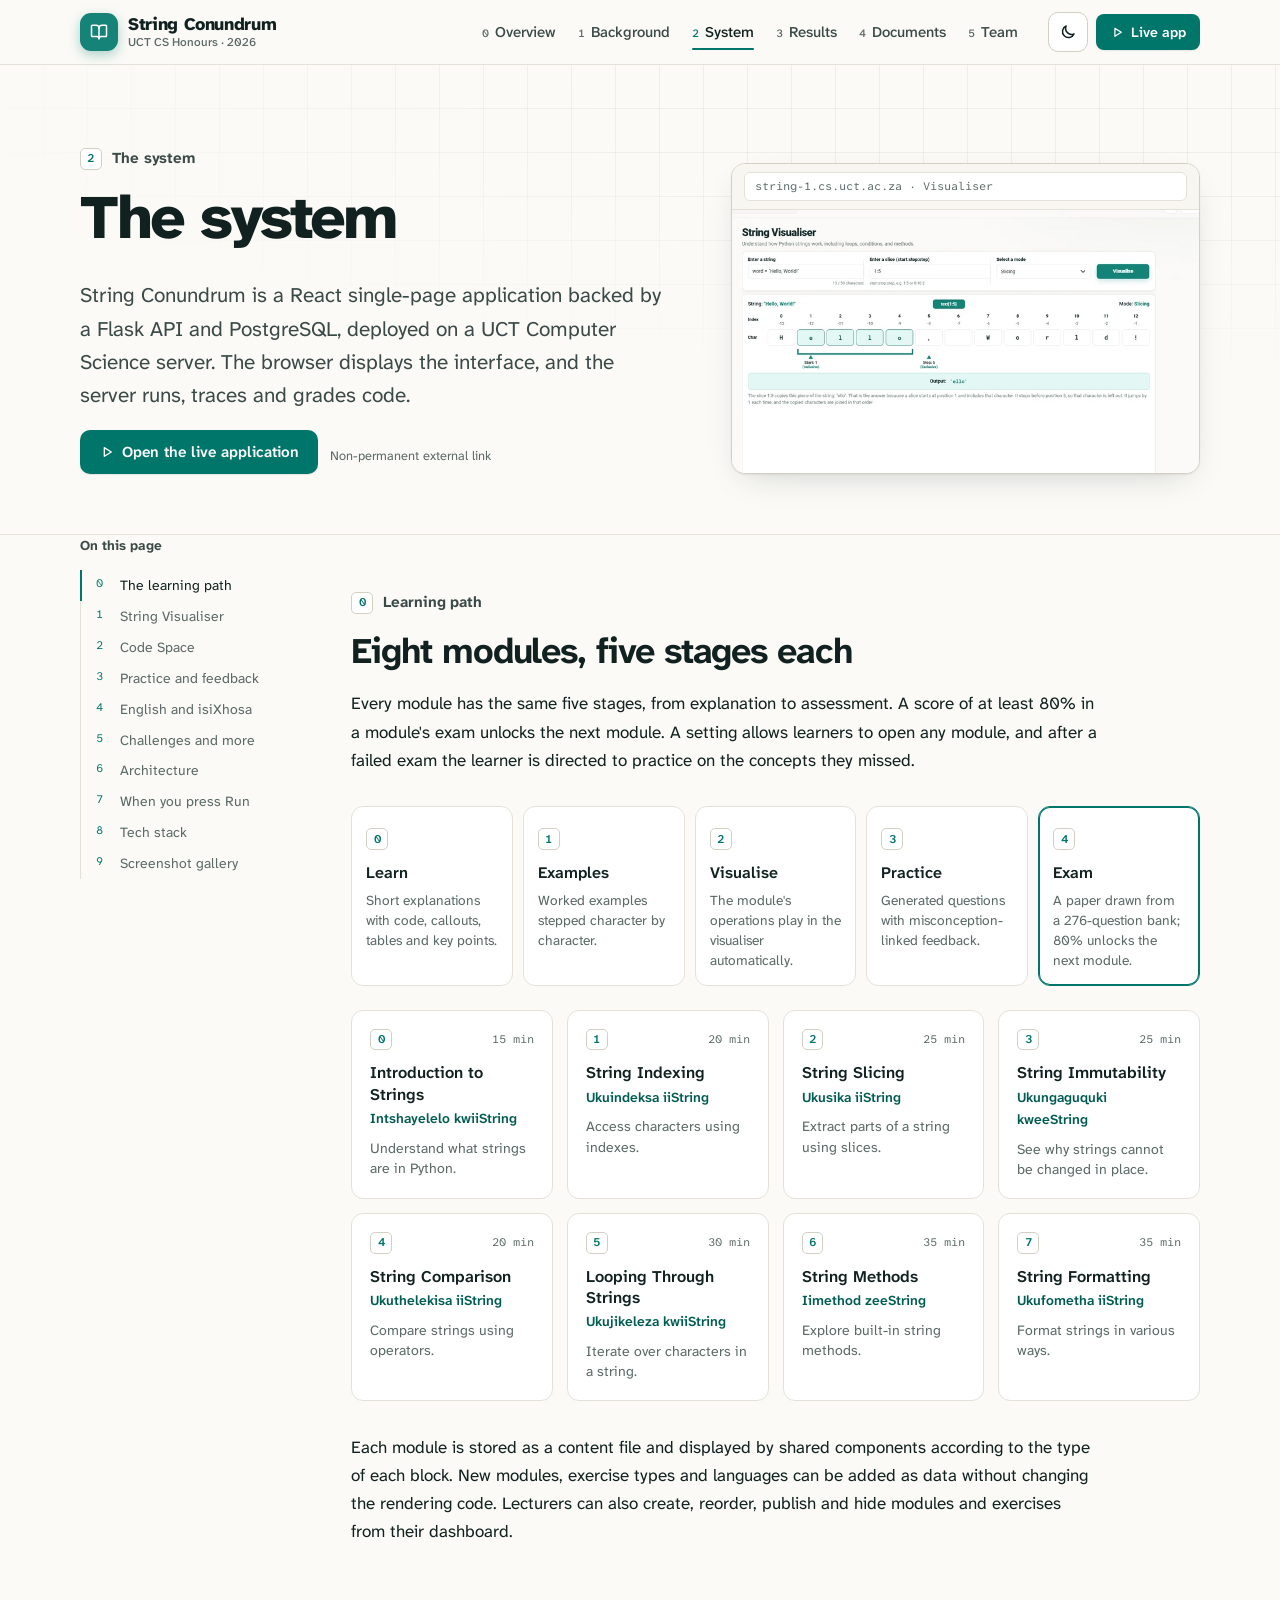
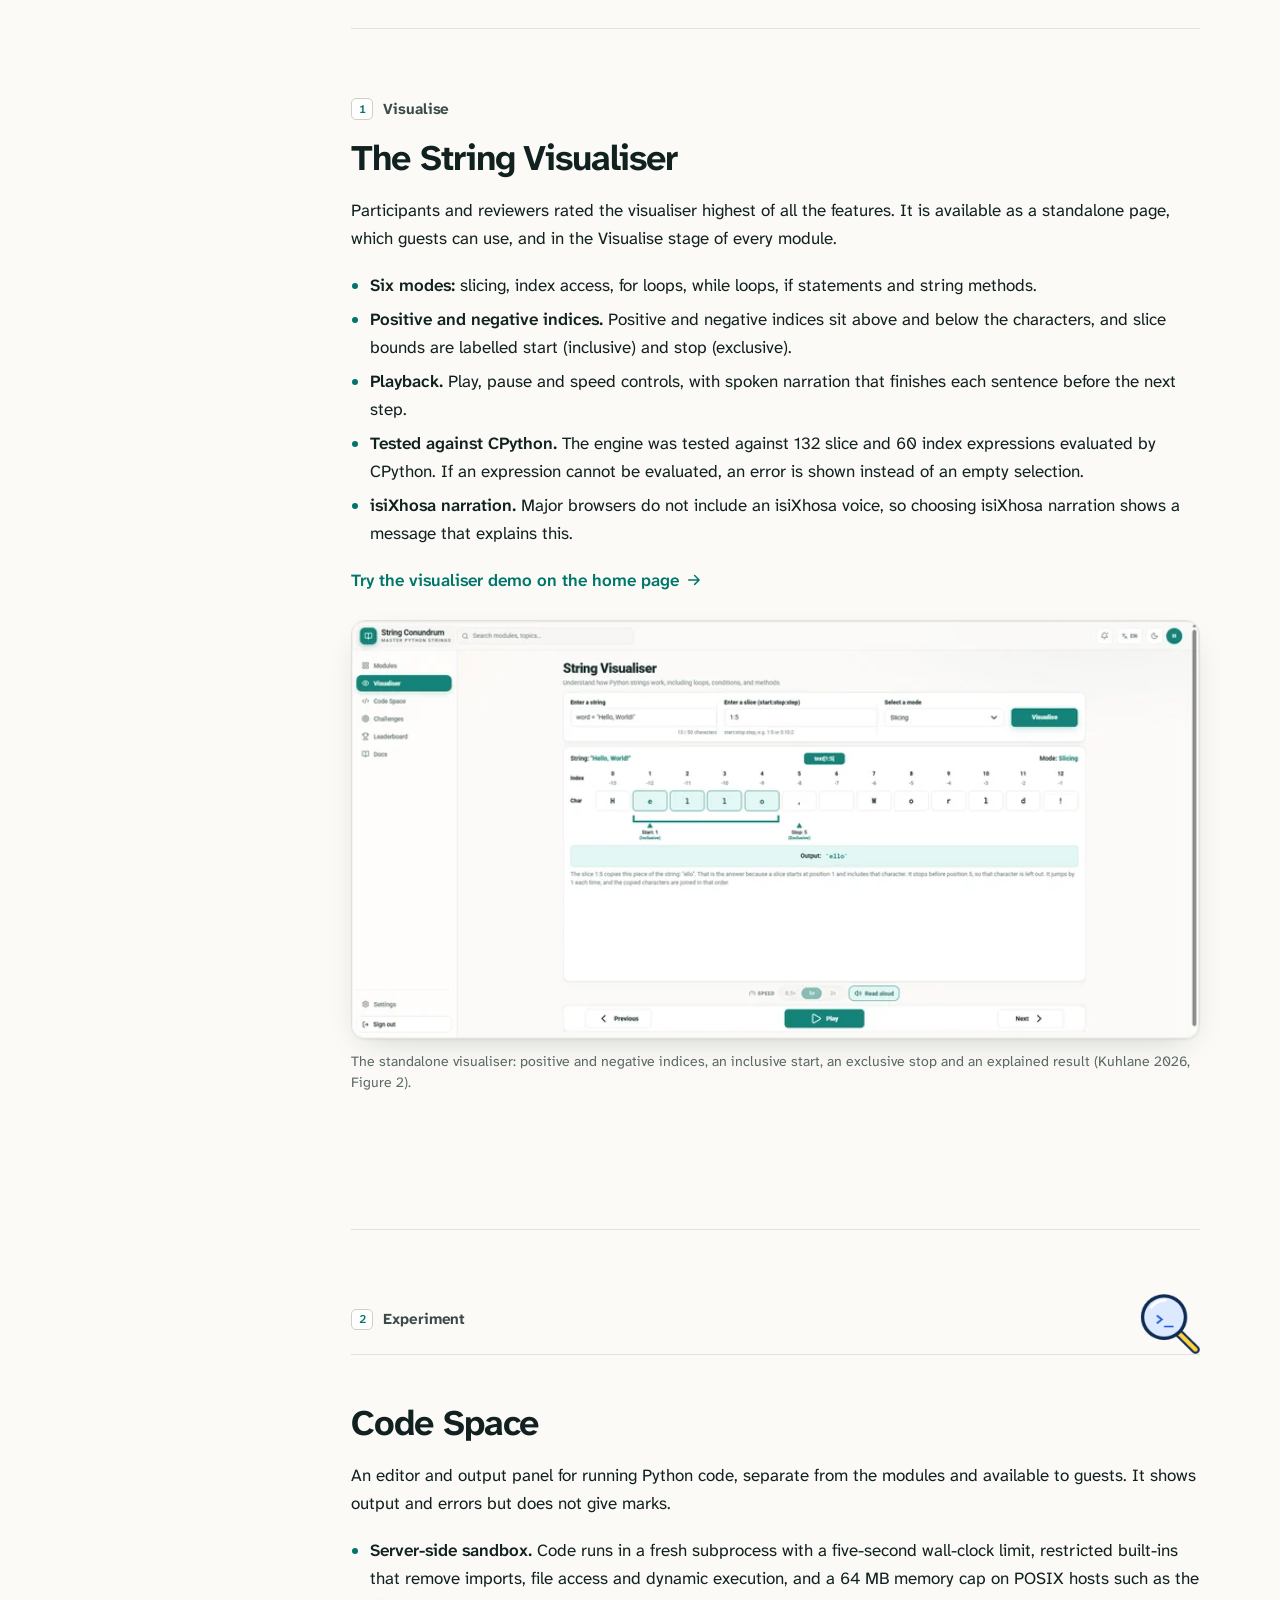
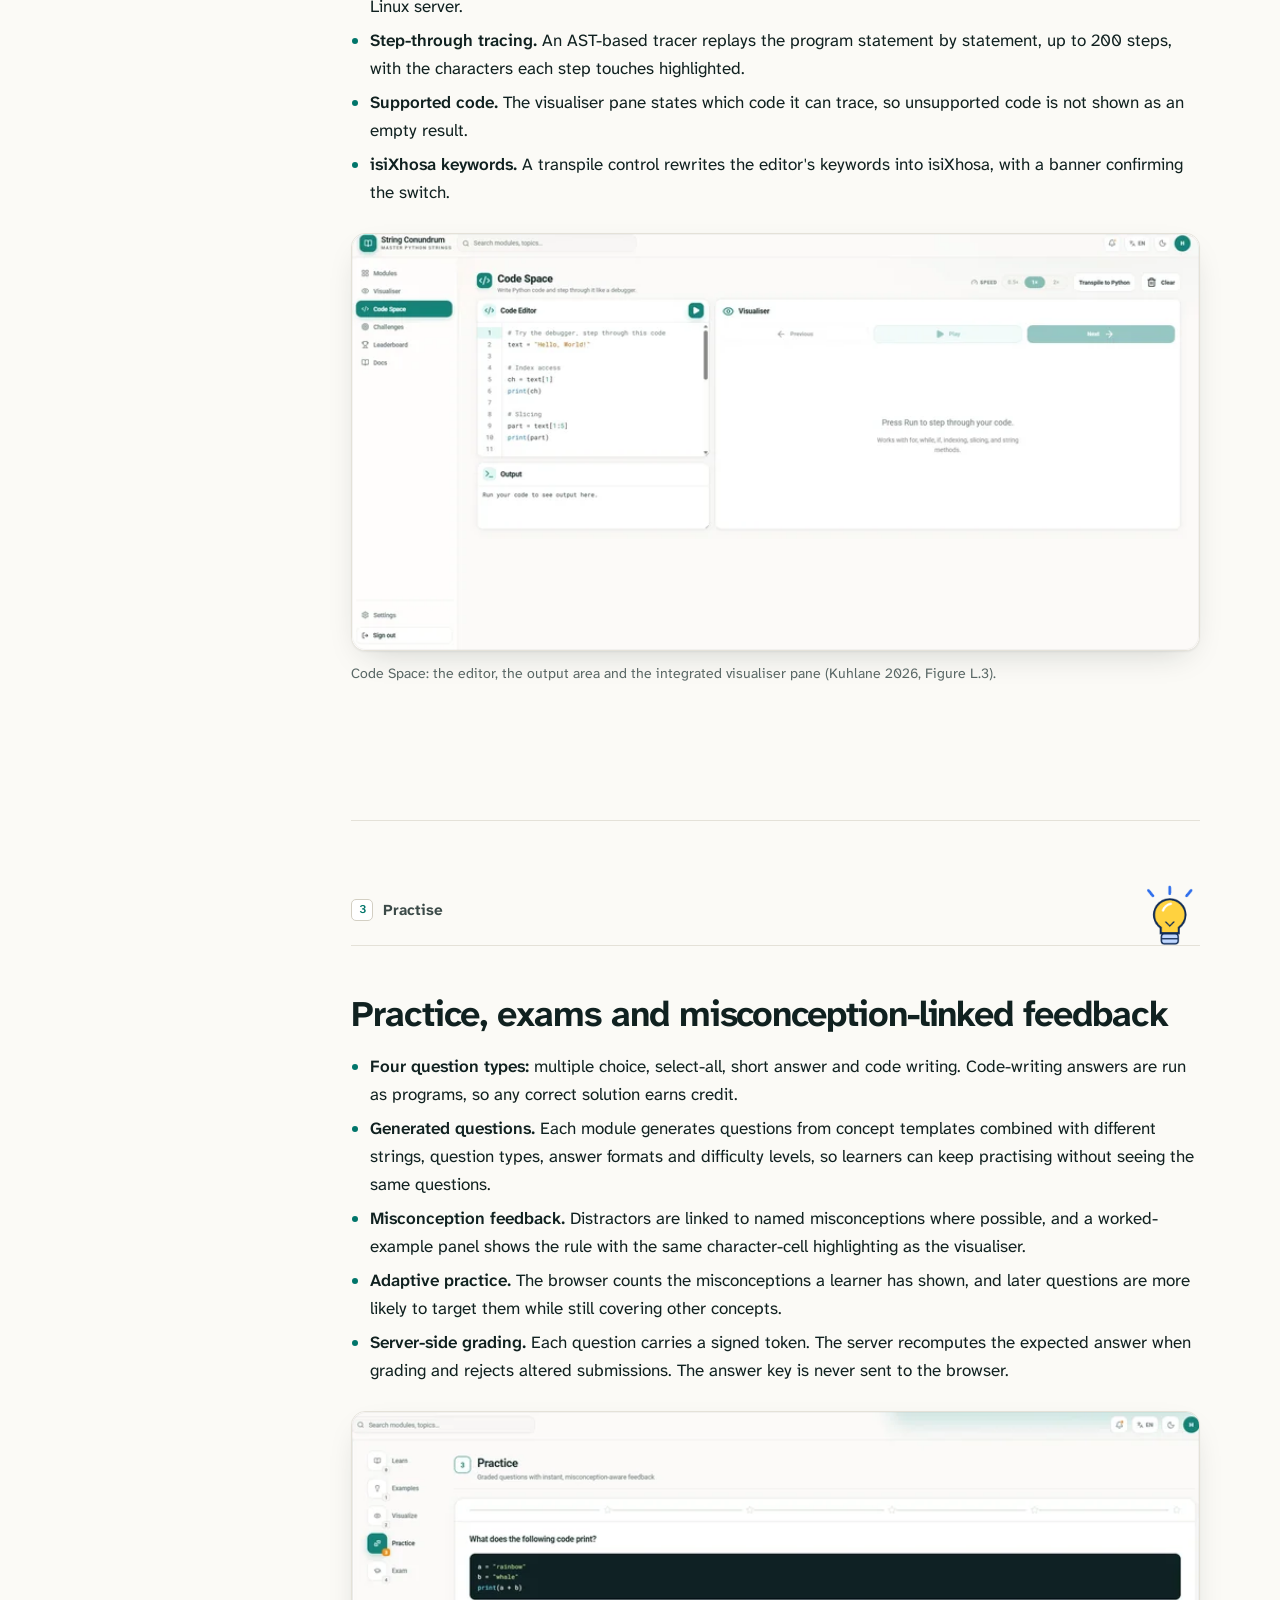
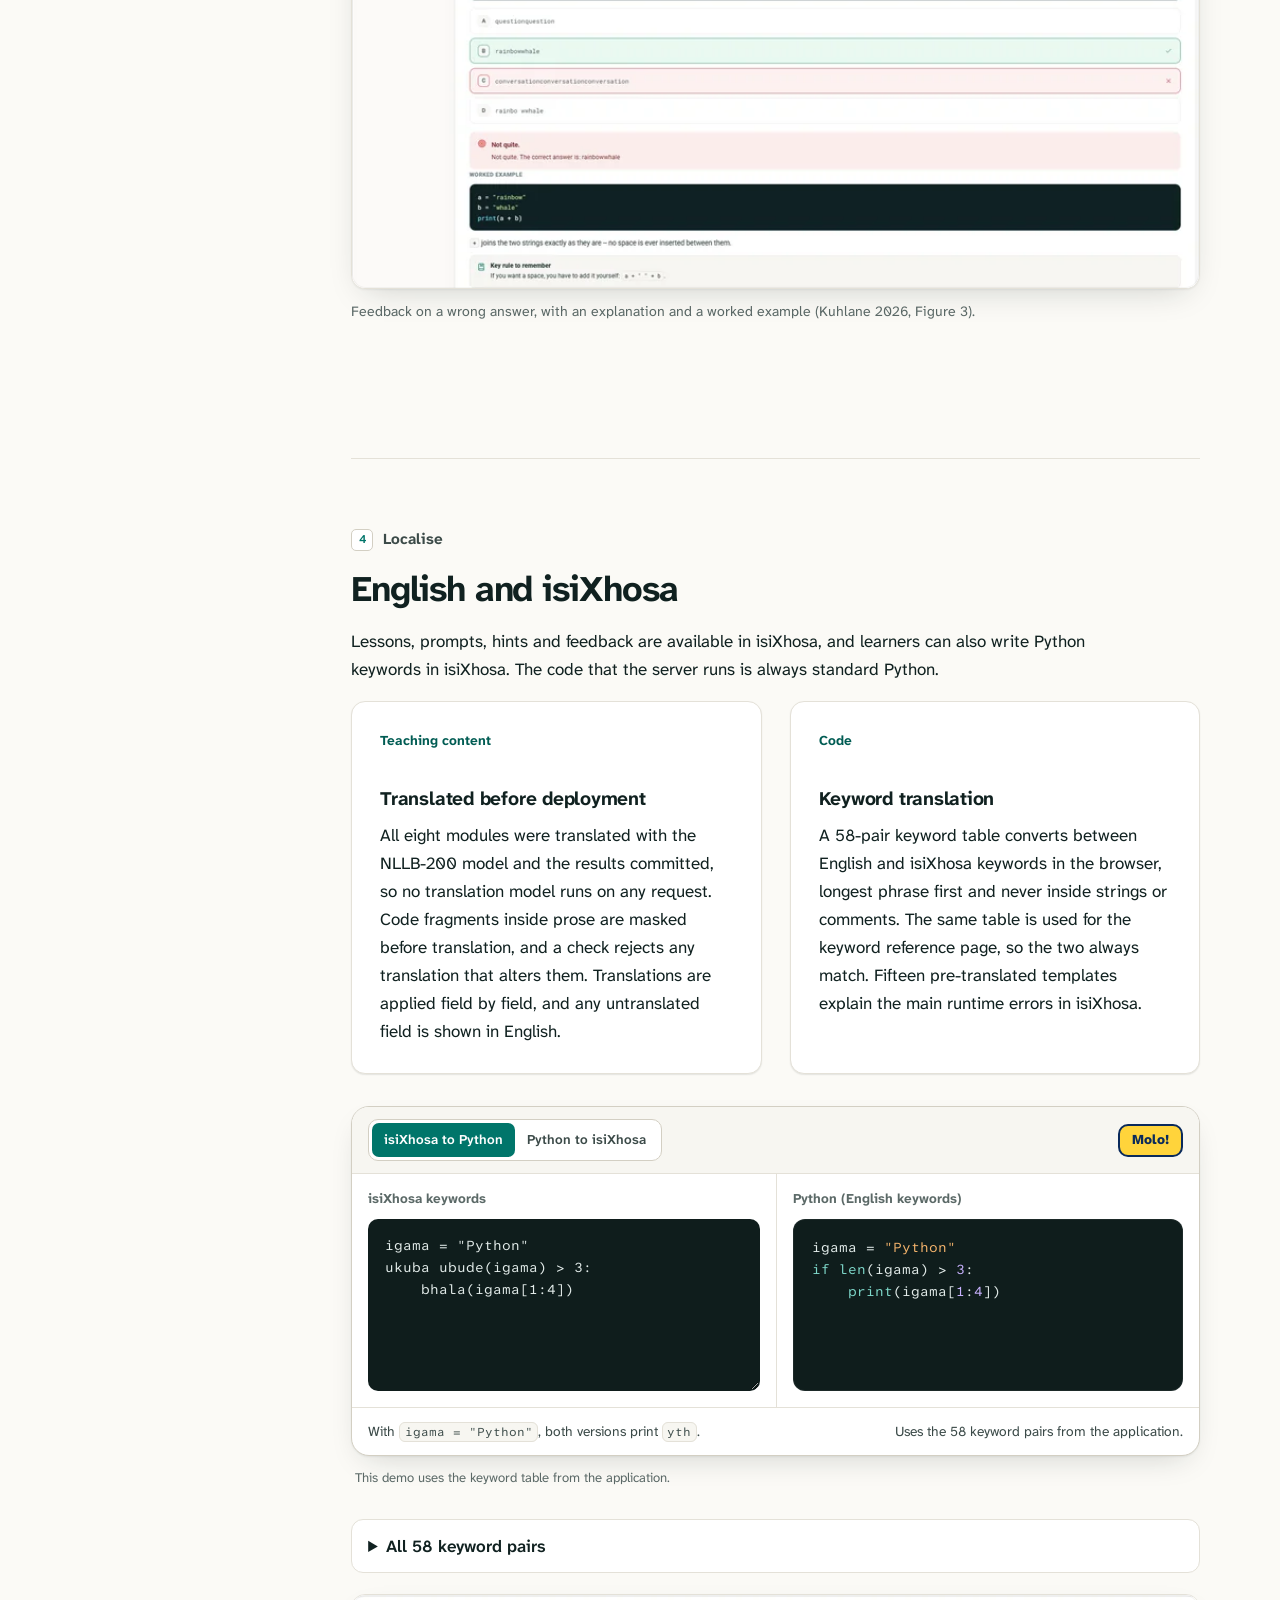
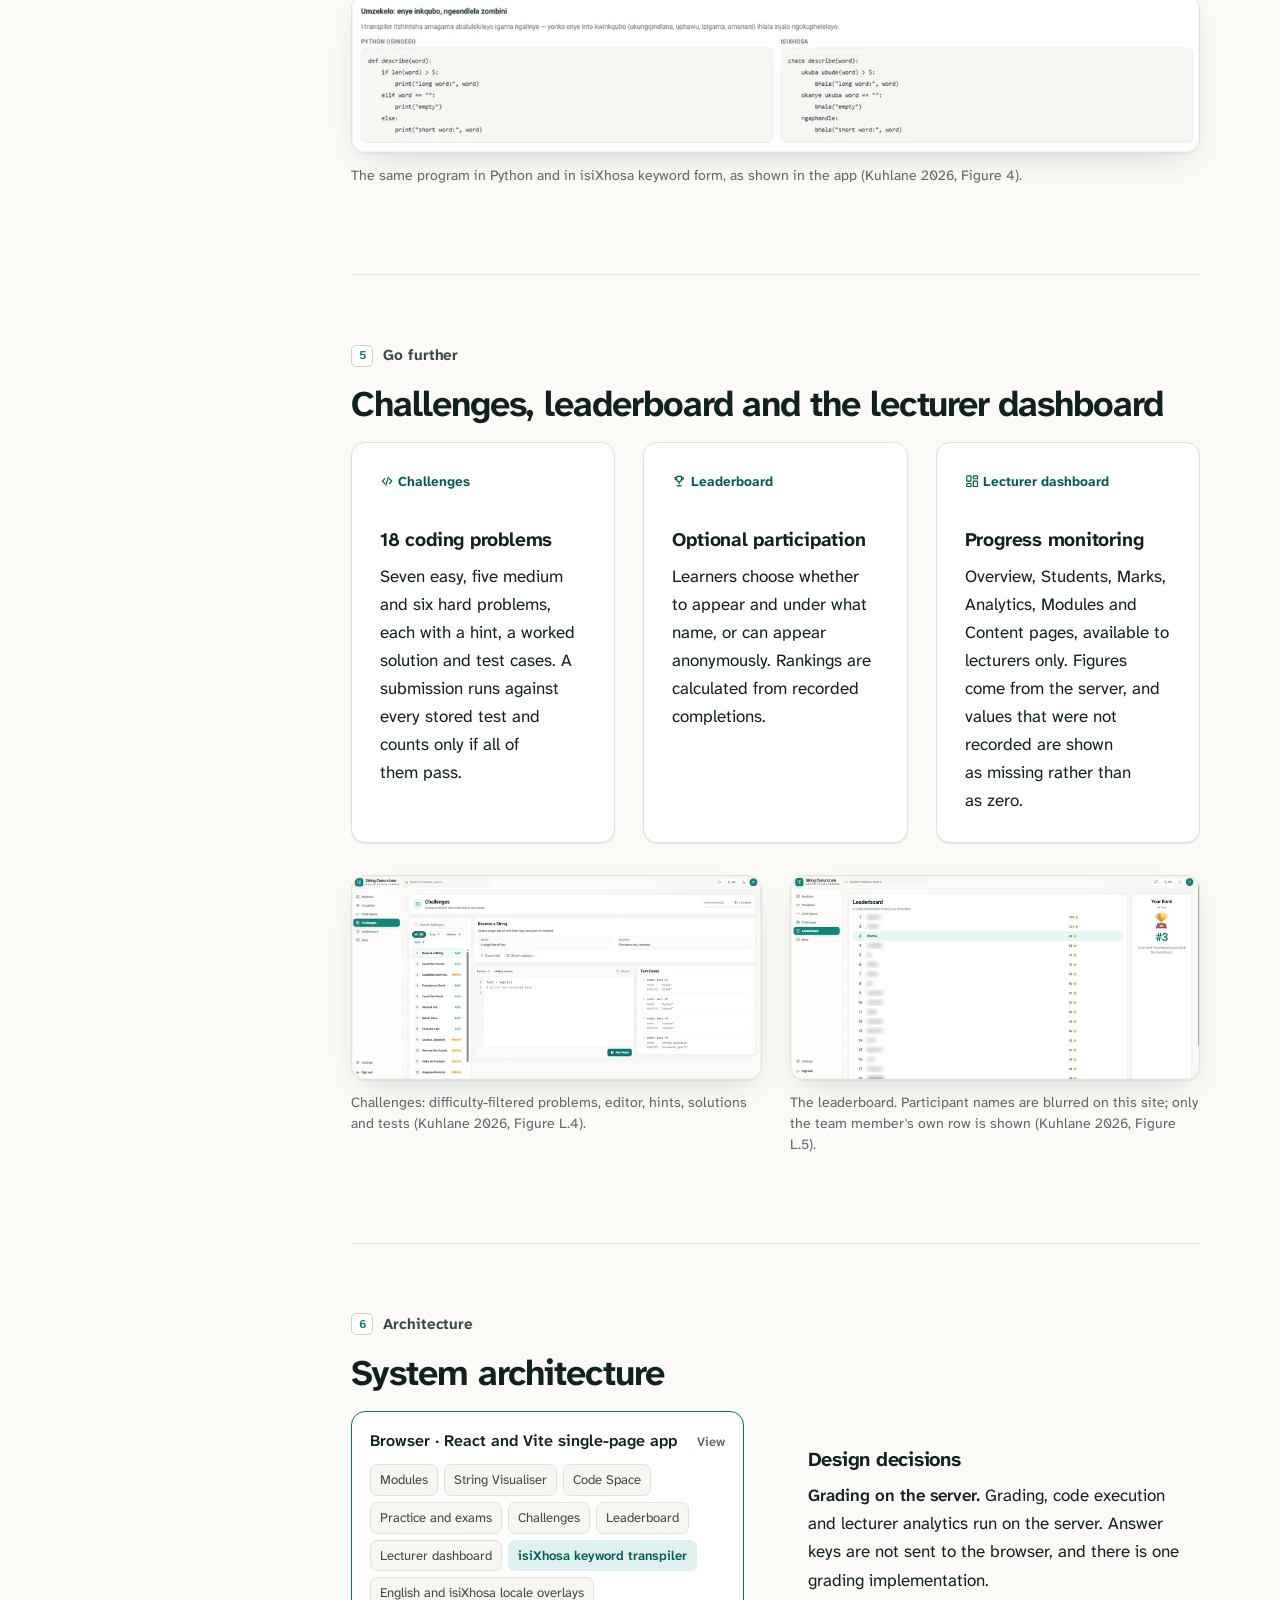
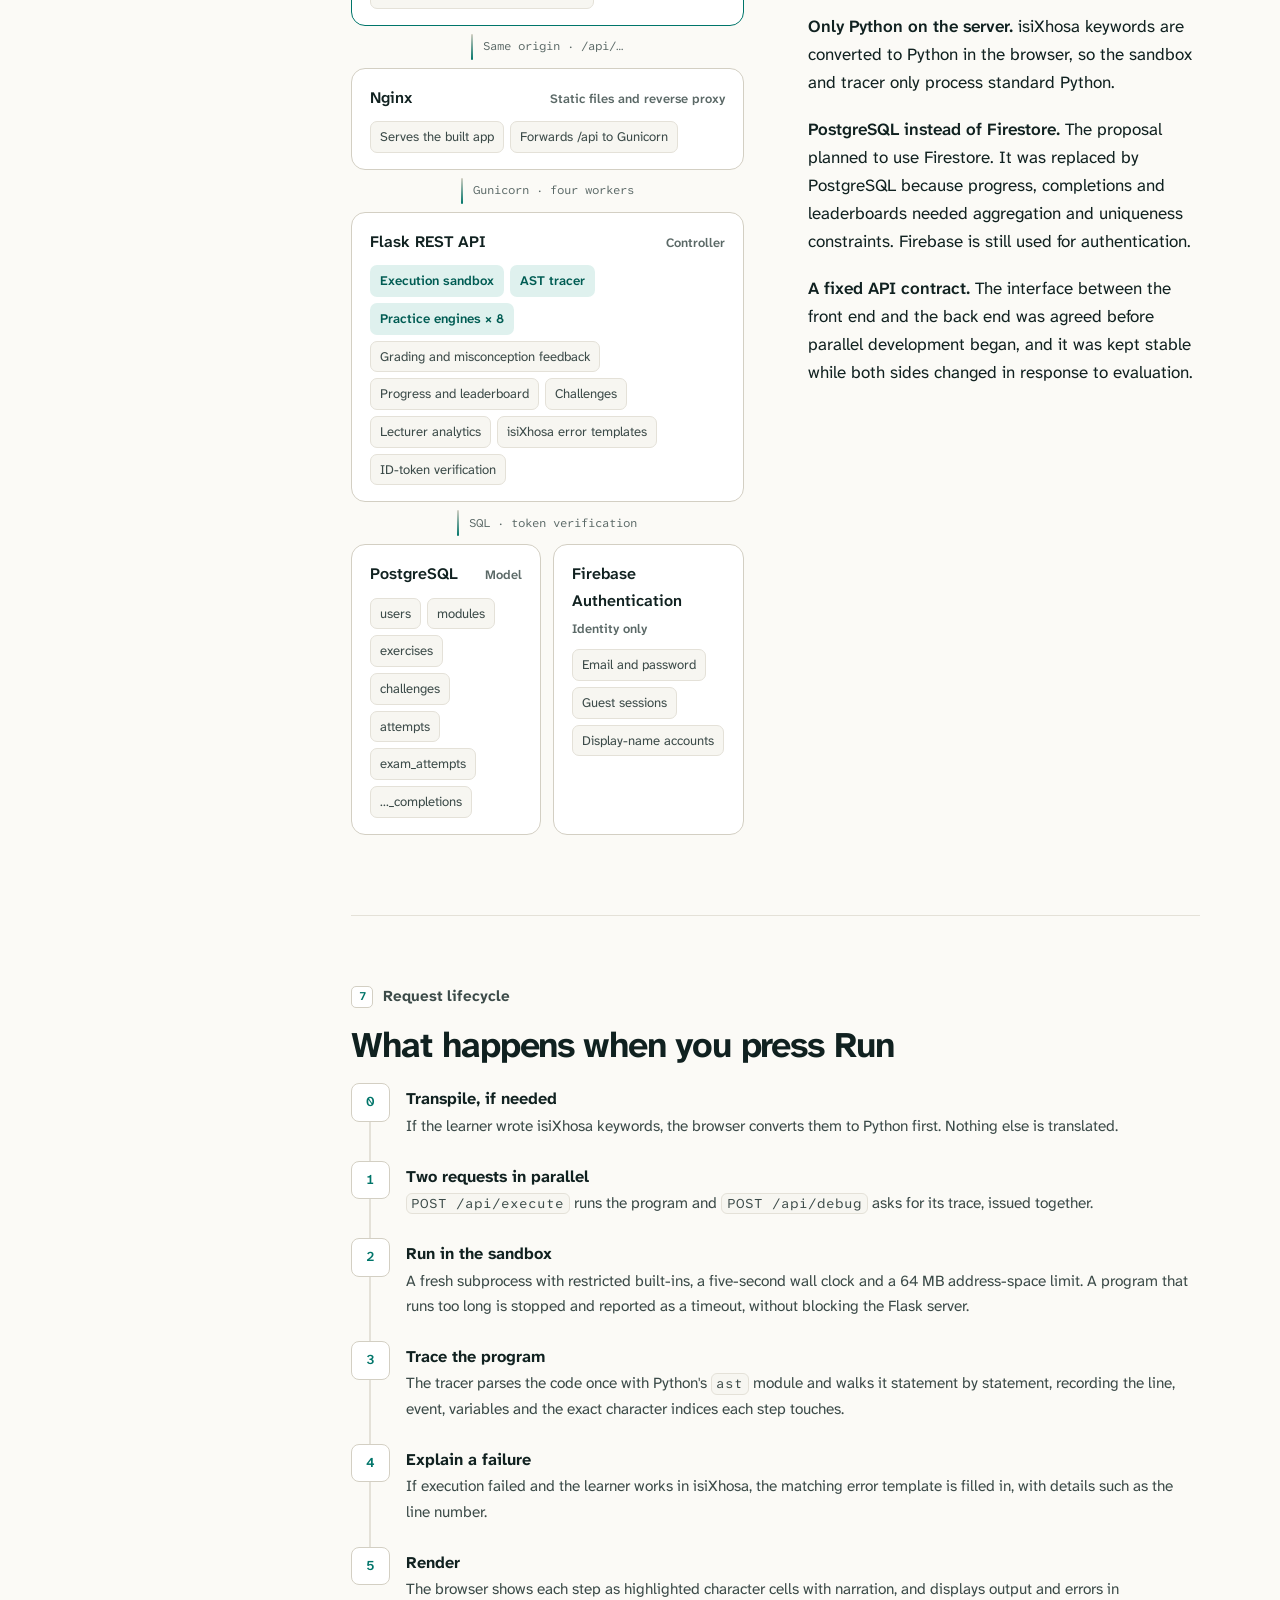
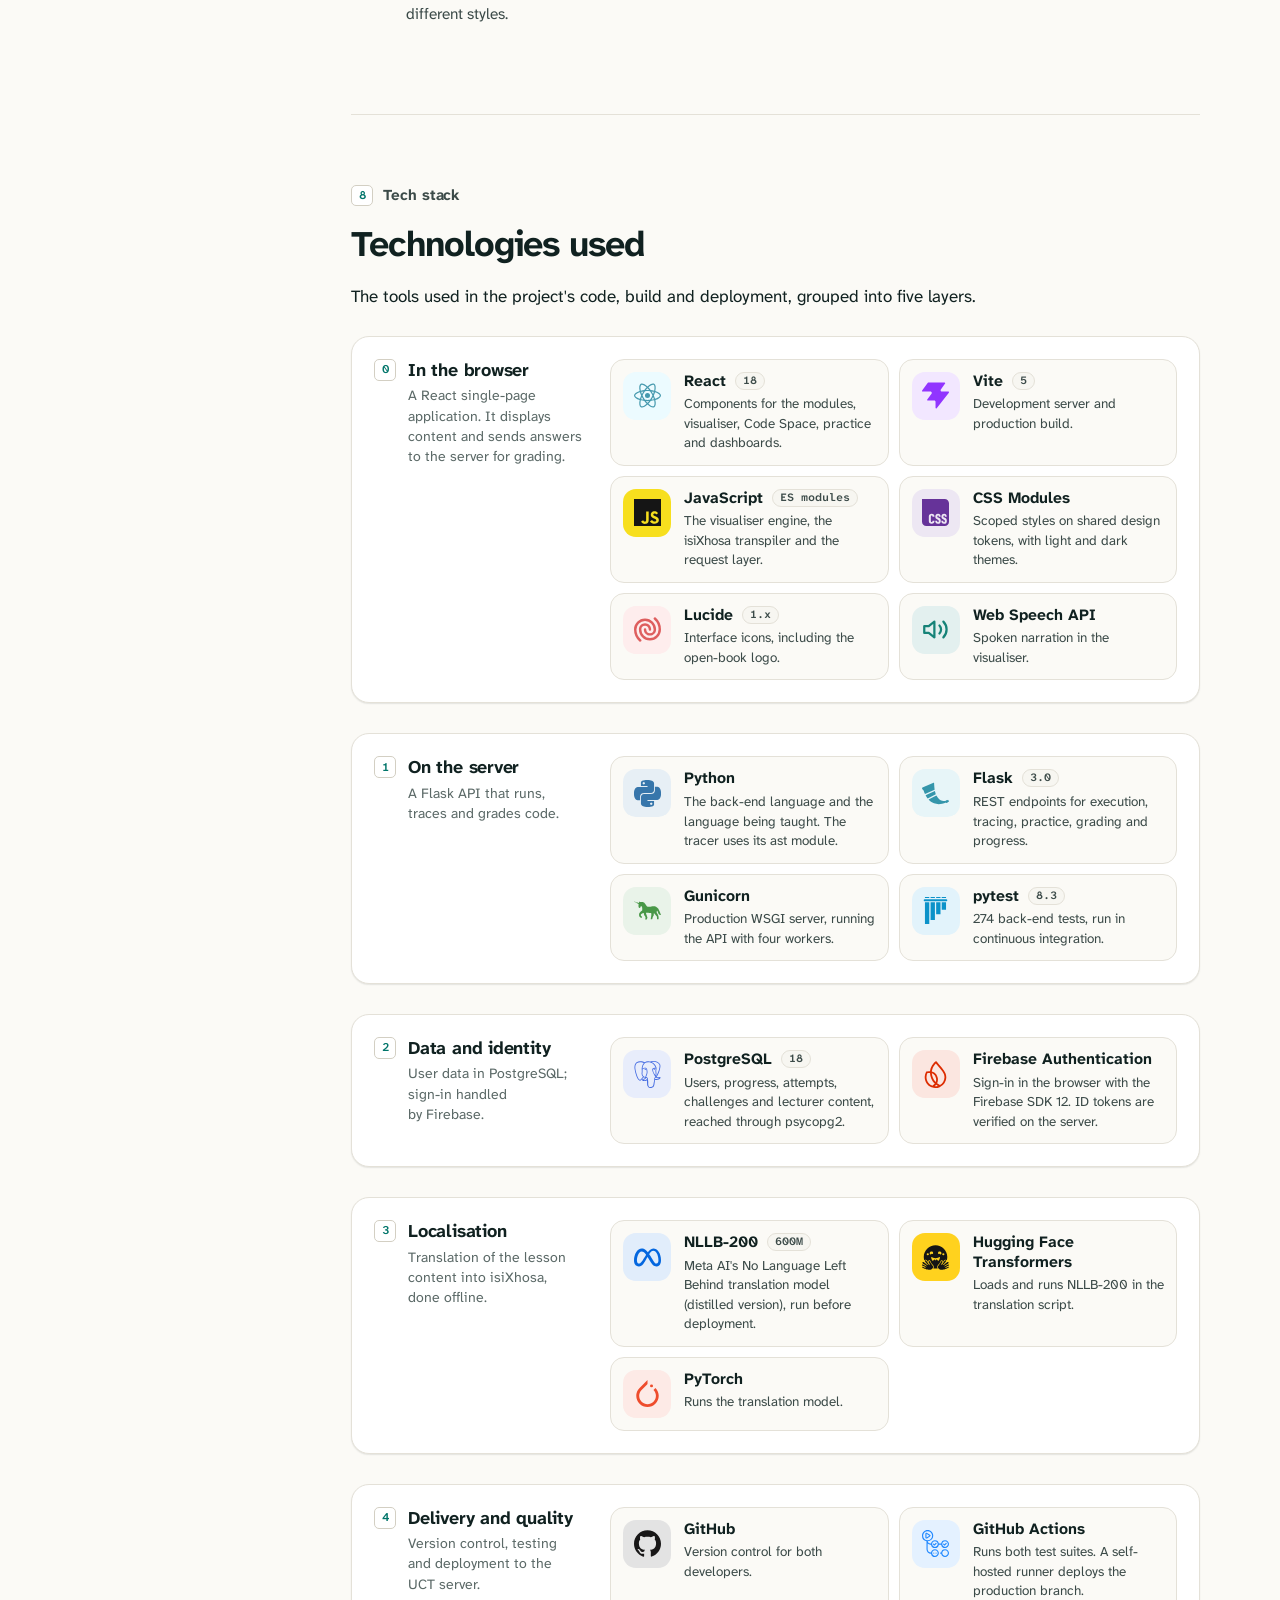
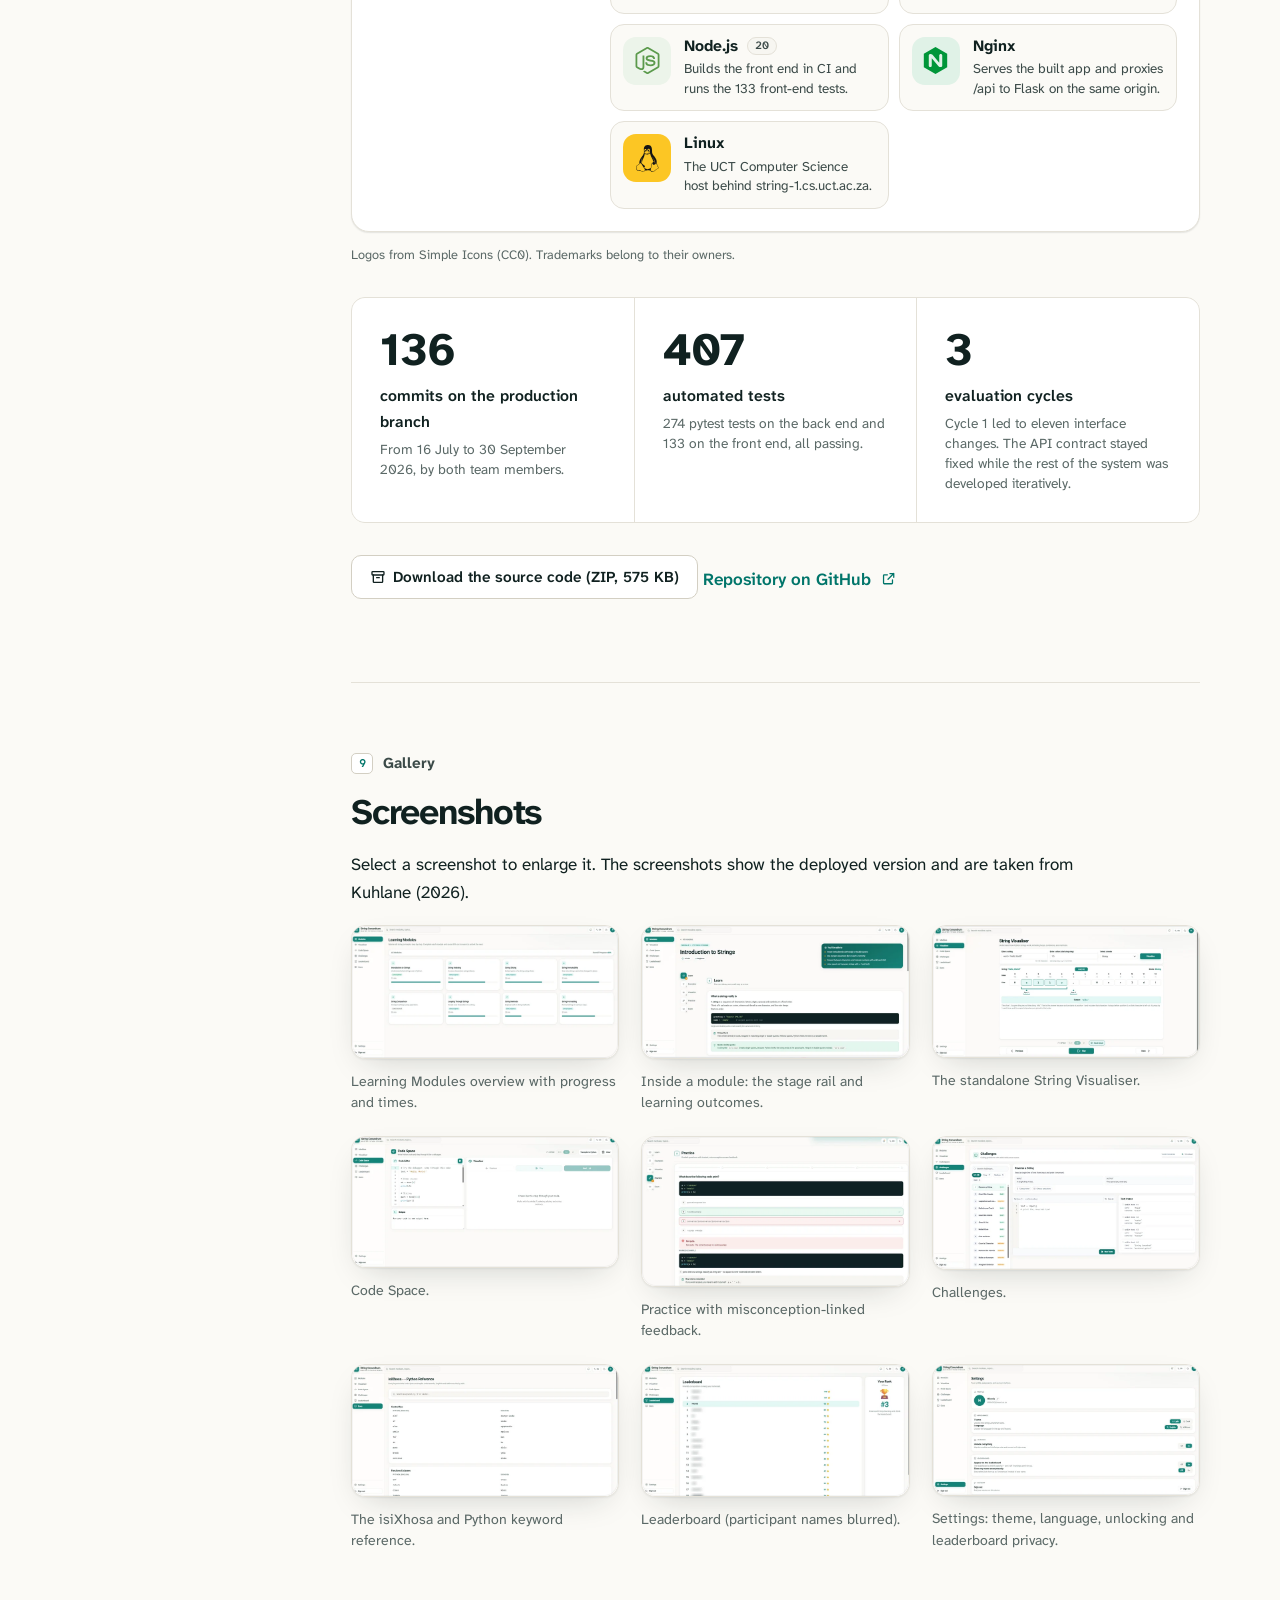
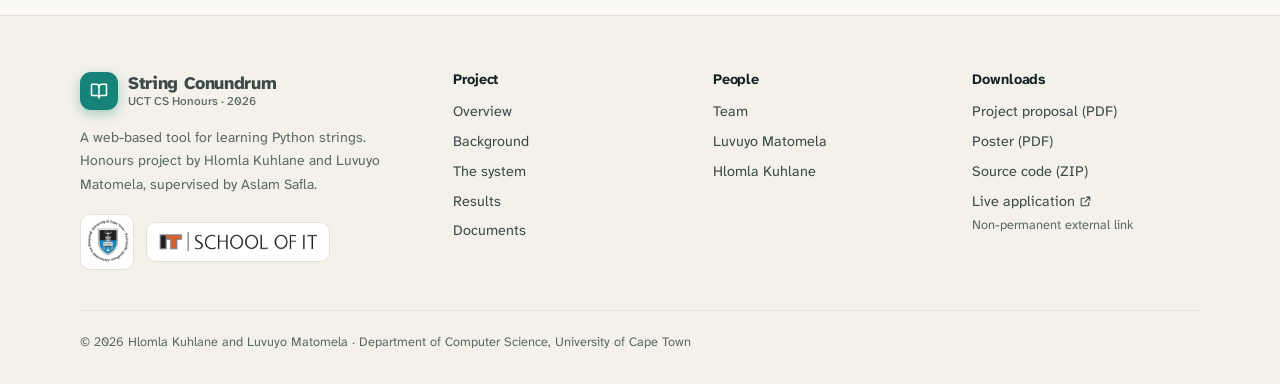
<file: string-conundrum-website/system.html>
<!DOCTYPE html>
<html lang="en">
<head>
<meta charset="utf-8">
<meta name="viewport" content="width=device-width, initial-scale=1">
<title>The system · String Conundrum</title>
<meta name="description" content="What String Conundrum does and how it is built: eight modules, a six-mode string visualiser, a sandboxed Code Space, adaptive practice, isiXhosa localisation and a React, Flask and PostgreSQL architecture.">
<meta name="author" content="Hlomla Kuhlane and Luvuyo Matomela">
<meta name="color-scheme" content="light dark">
<meta name="theme-color" content="#fbfaf6" media="(prefers-color-scheme: light)">
<meta name="theme-color" content="#0d1211" media="(prefers-color-scheme: dark)">
<link rel="icon" href="assets/img/favicon.svg" type="image/svg+xml">
<link rel="icon" href="assets/img/favicon-32.png" sizes="32x32" type="image/png">
<link rel="apple-touch-icon" href="assets/img/apple-touch-icon.png">
<link rel="stylesheet" href="assets/css/site.css">
<script>(function(){var d=document.documentElement;d.classList.add('js');try{var t=localStorage.getItem('sc-theme');if(t==='light'||t==='dark'){d.setAttribute('data-theme',t);}}catch(e){}})();</script>
<script src="assets/js/site.js" defer></script>
</head>
<body>
<a class="skip-link" href="#main">Skip to content</a>
<header class="site-header">
  <div class="wrap header-inner">
    <a class="brand" href="index.html"><span class="brand-logo" aria-hidden="true"><svg viewBox="0 0 24 24"><path d="M12 7v14"/><path d="M3 18a1 1 0 0 1-1-1V4a1 1 0 0 1 1-1h5a4 4 0 0 1 4 4 4 4 0 0 1 4-4h5a1 1 0 0 1 1 1v13a1 1 0 0 1-1 1h-6a3 3 0 0 0-3 3 3 3 0 0 0-3-3z"/></svg></span><span class="brand-text"><span class="brand-name">String Conundrum</span><span class="brand-sub">UCT CS Honours · 2026</span></span></a>
    <nav id="site-nav" class="site-nav" aria-label="Main"><ul><li><a href="index.html"><span class="nav-i">0</span>Overview</a></li><li><a href="background.html"><span class="nav-i">1</span>Background</a></li><li><a href="system.html" aria-current="page"><span class="nav-i">2</span>System</a></li><li><a href="results.html"><span class="nav-i">3</span>Results</a></li><li><a href="documents.html"><span class="nav-i">4</span>Documents</a></li><li><a href="team.html"><span class="nav-i">5</span>Team</a></li></ul></nav>
    <div class="header-actions">
      <button class="icon-btn theme-toggle" type="button" aria-label="Switch colour theme"><svg class="icon i-moon" viewBox="0 0 24 24" aria-hidden="true"><path d="M20 14.5A8 8 0 0 1 9.5 4 8 8 0 1 0 20 14.5z"/></svg><svg class="icon i-sun" viewBox="0 0 24 24" aria-hidden="true"><circle cx="12" cy="12" r="4"/><path d="M12 2.5v2M12 19.5v2M4.6 4.6 6 6M18 18l1.4 1.4M2.5 12h2M19.5 12h2M4.6 19.4 6 18M18 6l1.4-1.4"/></svg></button>
      <a class="btn btn-sm btn-primary btn-live" href="http://string-1.cs.uct.ac.za/" rel="external noopener" title="Non-permanent external link to the deployed application"><svg class="icon" viewBox="0 0 24 24" aria-hidden="true"><path d="M8 5.5v13l10.5-6.5z"/></svg><span>Live app</span><span class="sr-only"> (non-permanent external link)</span></a>
      <button class="icon-btn nav-toggle" type="button" aria-expanded="false" aria-controls="site-nav"><svg class="icon" viewBox="0 0 24 24" aria-hidden="true"><path d="M4 7h16M4 12h16M4 17h16"/></svg><span class="sr-only">Menu</span></button>
    </div>
  </div>
</header>
<main id="main">
<section class="page-hero">
  <div class="wrap page-hero-grid">
    <div>
      <p class="eyebrow"><span class="idx">2</span>The system</p>
      <h1>The system</h1>
      <p class="lede">String Conundrum is a React single-page application backed by a Flask API and PostgreSQL, deployed on a UCT Computer Science server. The browser displays the interface, and the server runs, traces and grades code.</p>
      <p class="hero-live"><a class="btn btn-primary" href="http://string-1.cs.uct.ac.za/" rel="external noopener"><svg class="icon" viewBox="0 0 24 24" aria-hidden="true"><path d="M8 5.5v13l10.5-6.5z"/></svg>Open the live application<span class="sr-only"> (non-permanent external link)</span></a><span class="ext-note">Non-permanent external link</span></p>
    </div>
    <div class="browser">
      <div class="browser-bar"><span class="browser-url">string-1.cs.uct.ac.za · Visualiser</span></div>
      <a href="assets/img/shots/visualiser-1600.webp" data-lightbox class="browser-shot"><img src="assets/img/shots/visualiser-card.webp" width="800" height="450" alt="" loading="lazy" decoding="async"></a>
    </div>
  </div>
</section>

<div class="wrap with-toc">
<nav class="toc" aria-label="On this page"><p class="toc-title">On this page</p><ol><li><a href="#path"><span class="toc-i">0</span>The learning path</a></li><li><a href="#visualiser"><span class="toc-i">1</span>String Visualiser</a></li><li><a href="#code-space"><span class="toc-i">2</span>Code Space</a></li><li><a href="#practice"><span class="toc-i">3</span>Practice and feedback</a></li><li><a href="#isixhosa"><span class="toc-i">4</span>English and isiXhosa</a></li><li><a href="#extras"><span class="toc-i">5</span>Challenges and more</a></li><li><a href="#architecture"><span class="toc-i">6</span>Architecture</a></li><li><a href="#run"><span class="toc-i">7</span>When you press Run</a></li><li><a href="#stack"><span class="toc-i">8</span>Tech stack</a></li><li><a href="#gallery"><span class="toc-i">9</span>Screenshot gallery</a></li></ol></nav>
<div>

<section class="content-section" id="path" data-toc="The learning path">
  <p class="eyebrow"><span class="idx">0</span>Learning path</p>
  <h2>Eight modules, five stages each</h2>
  <p class="prose">Every module has the same five stages, from explanation to assessment. A score of at least 80% in a module's exam unlocks the next module. A setting allows learners to open any module, and after a failed exam the learner is directed to practice on the concepts they missed.</p>
  <ol class="path mt-2">
    <li><div class="path-stage"><span class="idx">0</span><strong>Learn</strong><span class="path-desc">Short explanations with code, callouts, tables and key points.</span></div></li>
    <li><div class="path-stage"><span class="idx">1</span><strong>Examples</strong><span class="path-desc">Worked examples stepped character by character.</span></div></li>
    <li><div class="path-stage"><span class="idx">2</span><strong>Visualise</strong><span class="path-desc">The module's operations play in the visualiser automatically.</span></div></li>
    <li><div class="path-stage"><span class="idx">3</span><strong>Practice</strong><span class="path-desc">Generated questions with misconception-linked feedback.</span></div></li>
    <li><div class="path-stage path-stage--gate"><span class="idx">4</span><strong>Exam</strong><span class="path-desc">A paper drawn from a 276-question bank; 80% unlocks the next module.</span></div></li>
  </ol>
  <ul class="modules">
    <li><div class="module"><div class="module-top"><span class="idx">0</span><span class="module-min">15 min</span></div><span class="module-name">Introduction to Strings</span><span class="module-xh" lang="xh">Intshayelelo kwiiString</span><span class="module-desc">Understand what strings are in Python.</span></div></li>
    <li><div class="module"><div class="module-top"><span class="idx">1</span><span class="module-min">20 min</span></div><span class="module-name">String Indexing</span><span class="module-xh" lang="xh">Ukuindeksa iiString</span><span class="module-desc">Access characters using indexes.</span></div></li>
    <li><div class="module"><div class="module-top"><span class="idx">2</span><span class="module-min">25 min</span></div><span class="module-name">String Slicing</span><span class="module-xh" lang="xh">Ukusika iiString</span><span class="module-desc">Extract parts of a string using slices.</span></div></li>
    <li><div class="module"><div class="module-top"><span class="idx">3</span><span class="module-min">25 min</span></div><span class="module-name">String Immutability</span><span class="module-xh" lang="xh">Ukungaguquki kweeString</span><span class="module-desc">See why strings cannot be changed in place.</span></div></li>
    <li><div class="module"><div class="module-top"><span class="idx">4</span><span class="module-min">20 min</span></div><span class="module-name">String Comparison</span><span class="module-xh" lang="xh">Ukuthelekisa iiString</span><span class="module-desc">Compare strings using operators.</span></div></li>
    <li><div class="module"><div class="module-top"><span class="idx">5</span><span class="module-min">30 min</span></div><span class="module-name">Looping Through Strings</span><span class="module-xh" lang="xh">Ukujikeleza kwiiString</span><span class="module-desc">Iterate over characters in a string.</span></div></li>
    <li><div class="module"><div class="module-top"><span class="idx">6</span><span class="module-min">35 min</span></div><span class="module-name">String Methods</span><span class="module-xh" lang="xh">Iimethod zeeString</span><span class="module-desc">Explore built-in string methods.</span></div></li>
    <li><div class="module"><div class="module-top"><span class="idx">7</span><span class="module-min">35 min</span></div><span class="module-name">String Formatting</span><span class="module-xh" lang="xh">Ukufometha iiString</span><span class="module-desc">Format strings in various ways.</span></div></li>
  </ul>
  <p class="prose mt-2">Each module is stored as a content file and displayed by shared components according to the type of each block. New modules, exercise types and languages can be added as data without changing the rendering code. Lecturers can also create, reorder, publish and hide modules and exercises from their dashboard.</p>
</section>

<section class="content-section" id="visualiser" data-toc="String Visualiser">
  <p class="eyebrow"><span class="idx">1</span>Visualise</p>
  <div class="feature">
    <div>
      <h2>The String Visualiser</h2>
      <p>Participants and reviewers rated the visualiser highest of all the features. It is available as a standalone page, which guests can use, and in the Visualise stage of every module.</p>
      <ul>
        <li><strong>Six modes:</strong> slicing, index access, for loops, while loops, if statements and string methods.</li>
        <li><strong>Positive and negative indices.</strong> Positive and negative indices sit above and below the characters, and slice bounds are labelled start (inclusive) and stop (exclusive).</li>
        <li><strong>Playback.</strong> Play, pause and speed controls, with spoken narration that finishes each sentence before the next step.</li>
        <li><strong>Tested against CPython.</strong> The engine was tested against 132 slice and 60 index expressions evaluated by CPython. If an expression cannot be evaluated, an error is shown instead of an empty selection.</li>
        <li><strong>isiXhosa narration.</strong> Major browsers do not include an isiXhosa voice, so choosing isiXhosa narration shows a message that explains this.</li>
      </ul>
      <p><a class="text-link" href="index.html">Try the visualiser demo on the home page<svg class="icon" viewBox="0 0 24 24" aria-hidden="true"><path d="M5 12h14M13 6l6 6-6 6"/></svg></a></p>
    </div>
    <div class="feature-media"><figure class="figure"><a class="figure-frame" href="assets/img/shots/visualiser-1600.webp" data-lightbox><img src="assets/img/shots/visualiser-800.webp" srcset="assets/img/shots/visualiser-800.webp 800w, assets/img/shots/visualiser-1600.webp 1600w" sizes="(max-width: 959px) 92vw, 640px" width="800" height="394" alt="The String Visualiser slicing &quot;Hello, World!&quot; with indices 1 to 4 highlighted, start and stop markers below, and the output &#x27;ello&#x27; with an explanation" loading="lazy" decoding="async"></a><figcaption>The standalone visualiser: positive and negative indices, an inclusive start, an exclusive stop and an explained result (Kuhlane 2026, Figure 2).</figcaption></figure></div>
  </div>
</section>

<section class="content-section" id="code-space" data-toc="Code Space">
  <div class="head-row"><p class="eyebrow"><span class="idx">2</span>Experiment</p><img class="sec-icon" src="assets/img/poster/icon-codespace.webp" width="71" height="72" alt=""></div>
  <div class="feature feature--flip">
    <div>
      <h2>Code Space</h2>
      <p>An editor and output panel for running Python code, separate from the modules and available to guests. It shows output and errors but does not give marks.</p>
      <ul>
        <li><strong>Server-side sandbox.</strong> Code runs in a fresh subprocess with a five-second wall-clock limit, restricted built-ins that remove imports, file access and dynamic execution, and a 64 MB memory cap on POSIX hosts such as the Linux server.</li>
        <li><strong>Step-through tracing.</strong> An AST-based tracer replays the program statement by statement, up to 200 steps, with the characters each step touches highlighted.</li>
        <li><strong>Supported code.</strong> The visualiser pane states which code it can trace, so unsupported code is not shown as an empty result.</li>
        <li><strong>isiXhosa keywords.</strong> A transpile control rewrites the editor's keywords into isiXhosa, with a banner confirming the switch.</li>
      </ul>
    </div>
    <div class="feature-media"><figure class="figure"><a class="figure-frame" href="assets/img/shots/codespace-1600.webp" data-lightbox><img src="assets/img/shots/codespace-800.webp" srcset="assets/img/shots/codespace-800.webp 800w, assets/img/shots/codespace-1600.webp 1600w" sizes="(max-width: 959px) 92vw, 640px" width="800" height="393" alt="Code Space with a Python editor containing indexing and slicing examples, an output panel and a visualiser pane" loading="lazy" decoding="async"></a><figcaption>Code Space: the editor, the output area and the integrated visualiser pane (Kuhlane 2026, Figure L.3).</figcaption></figure></div>
  </div>
</section>

<section class="content-section" id="practice" data-toc="Practice and feedback">
  <div class="head-row"><p class="eyebrow"><span class="idx">3</span>Practise</p><img class="sec-icon" src="assets/img/poster/icon-feedback.webp" width="60" height="79" alt=""></div>
  <div class="feature">
    <div>
      <h2>Practice, exams and misconception-linked feedback</h2>
      <ul>
        <li><strong>Four question types:</strong> multiple choice, select-all, short answer and code writing. Code-writing answers are run as programs, so any correct solution earns credit.</li>
        <li><strong>Generated questions.</strong> Each module generates questions from concept templates combined with different strings, question types, answer formats and difficulty levels, so learners can keep practising without seeing the same questions.</li>
        <li><strong>Misconception feedback.</strong> Distractors are linked to named misconceptions where possible, and a worked-example panel shows the rule with the same character-cell highlighting as the visualiser.</li>
        <li><strong>Adaptive practice.</strong> The browser counts the misconceptions a learner has shown, and later questions are more likely to target them while still covering other concepts.</li>
        <li><strong>Server-side grading.</strong> Each question carries a signed token. The server recomputes the expected answer when grading and rejects altered submissions. The answer key is never sent to the browser.</li>
      </ul>
    </div>
    <div class="feature-media"><figure class="figure"><a class="figure-frame" href="assets/img/shots/practice-feedback-1600.webp" data-lightbox><img src="assets/img/shots/practice-feedback-800.webp" srcset="assets/img/shots/practice-feedback-800.webp 800w, assets/img/shots/practice-feedback-1600.webp 1600w" sizes="(max-width: 959px) 92vw, 640px" width="800" height="450" alt="A practice question about string concatenation answered incorrectly, with a &quot;Not quite&quot; message and a worked example explaining that no space is inserted between joined strings" loading="lazy" decoding="async"></a><figcaption>Feedback on a wrong answer, with an explanation and a worked example (Kuhlane 2026, Figure 3).</figcaption></figure></div>
  </div>
</section>

<section class="content-section" id="isixhosa" data-toc="English and isiXhosa">
  <p class="eyebrow"><span class="idx">4</span>Localise</p>
  <h2>English and isiXhosa</h2>
  <p class="prose">Lessons, prompts, hints and feedback are available in isiXhosa, and learners can also write Python keywords in isiXhosa. The code that the server runs is always standard Python.</p>
  <div class="grid grid-2 mt-1 mb-2">
    <article class="card"><p class="card-kicker">Teaching content</p><h3>Translated before deployment</h3><p>All eight modules were translated with the NLLB-200 model and the results committed, so no translation model runs on any request. Code fragments inside prose are masked before translation, and a check rejects any translation that alters them. Translations are applied field by field, and any untranslated field is shown in English.</p></article>
    <article class="card"><p class="card-kicker">Code</p><h3>Keyword translation</h3><p>A 58-pair keyword table converts between English and isiXhosa keywords in the browser, longest phrase first and never inside strings or comments. The same table is used for the keyword reference page, so the two always match. Fifteen pre-translated templates explain the main runtime errors in isiXhosa.</p></article>
  </div>
  <div class="xh" data-xh>
  <div class="xh-bar">
    <div class="seg" role="group" aria-label="Translation direction"><button type="button" data-dir="to-py" aria-pressed="true">isiXhosa to Python</button><button type="button" data-dir="to-xh" aria-pressed="false">Python to isiXhosa</button></div>
    <span class="xh-molo" lang="xh">Molo!</span>
  </div>
  <div class="xh-panes">
    <div class="xh-pane"><label class="xh-pane-label xh-in-label" for="xh-input">isiXhosa keywords</label><textarea id="xh-input" rows="5" spellcheck="false" autocomplete="off">igama = &quot;Python&quot;
ukuba ubude(igama) &gt; 3:
    bhala(igama[1:4])</textarea></div>
    <div class="xh-pane"><span class="xh-pane-label xh-out-label">Python (English keywords)</span><pre class="code xh-out" aria-live="polite"><code>igama = <span class="tk-str">&quot;Python&quot;</span>
<span class="tk-kw">if</span> <span class="tk-kw">len</span>(igama) &gt; <span class="tk-num">3</span>:
    <span class="tk-kw">print</span>(igama[<span class="tk-num">1</span>:<span class="tk-num">4</span>])</code></pre></div>
  </div>
  <div class="xh-foot"><span>With <code>igama = "Python"</code>, both versions print <code>yth</code>.</span><span>Uses the 58 keyword pairs from the application.</span></div>
</div>
  <p class="widget-note">This demo uses the keyword table from the application.</p>
  <details class="disclose mt-2"><summary>All 58 keyword pairs</summary><div class="table-wrap"><table class="kw-table"><caption>All 58 pairs, applied longest first so that <code>elif</code> becomes <code>okanye ukuba</code> before <code>if</code> is considered.</caption><thead><tr><th scope="col">Python</th><th scope="col">isiXhosa</th><th scope="col">Kind</th></tr></thead><tbody><tr><td>elif</td><td lang="xh">okanye ukuba</td><td>Control flow</td></tr><tr><td>if</td><td lang="xh">ukuba</td><td>Control flow</td></tr><tr><td>else</td><td lang="xh">ngaphandle</td><td>Control flow</td></tr><tr><td>while</td><td lang="xh">ngelixa</td><td>Control flow</td></tr><tr><td>for</td><td lang="xh">kwi</td><td>Control flow</td></tr><tr><td>in</td><td lang="xh">ku</td><td>Control flow</td></tr><tr><td>pass</td><td lang="xh">dlula</td><td>Control flow</td></tr><tr><td>break</td><td lang="xh">yeka</td><td>Control flow</td></tr><tr><td>continue</td><td lang="xh">qhuba</td><td>Control flow</td></tr><tr><td>not in</td><td lang="xh">hayi ku</td><td>Boolean operators</td></tr><tr><td>is not</td><td lang="xh">ayi yi</td><td>Boolean operators</td></tr><tr><td>not</td><td lang="xh">hayi</td><td>Boolean operators</td></tr><tr><td>and</td><td lang="xh">kwaye</td><td>Boolean operators</td></tr><tr><td>or</td><td lang="xh">okanye</td><td>Boolean operators</td></tr><tr><td>is</td><td lang="xh">yi</td><td>Boolean operators</td></tr><tr><td>True</td><td lang="xh">Ewe</td><td>Literals</td></tr><tr><td>False</td><td lang="xh">Hayi</td><td>Literals</td></tr><tr><td>None</td><td lang="xh">Lutho</td><td>Literals</td></tr><tr><td>def</td><td lang="xh">chaza</td><td>Functions and classes</td></tr><tr><td>return</td><td lang="xh">buyisa</td><td>Functions and classes</td></tr><tr><td>class</td><td lang="xh">klasi</td><td>Functions and classes</td></tr><tr><td>lambda</td><td lang="xh">isenzo</td><td>Functions and classes</td></tr><tr><td>yield</td><td lang="xh">nikela</td><td>Functions and classes</td></tr><tr><td>import</td><td lang="xh">ngenisa</td><td>Imports</td></tr><tr><td>from</td><td lang="xh">ukusuka</td><td>Imports</td></tr><tr><td>as</td><td lang="xh">njenge</td><td>Imports</td></tr><tr><td>try</td><td lang="xh">zama</td><td>Exceptions</td></tr><tr><td>except</td><td lang="xh">bamba</td><td>Exceptions</td></tr><tr><td>finally</td><td lang="xh">ekugqibeleni</td><td>Exceptions</td></tr><tr><td>raise</td><td lang="xh">phakamisa</td><td>Exceptions</td></tr><tr><td>with</td><td lang="xh">nge</td><td>Exceptions</td></tr><tr><td>del</td><td lang="xh">cima</td><td>Other statements</td></tr><tr><td>global</td><td lang="xh">jikelele</td><td>Other statements</td></tr><tr><td>nonlocal</td><td lang="xh">ayijikelele</td><td>Other statements</td></tr><tr><td>assert</td><td lang="xh">qinisekisa</td><td>Other statements</td></tr><tr><td>print</td><td lang="xh">bhala</td><td>Built-in function or type</td></tr><tr><td>len</td><td lang="xh">ubude</td><td>Built-in function or type</td></tr><tr><td>range</td><td lang="xh">ithuba</td><td>Built-in function or type</td></tr><tr><td>input</td><td lang="xh">faka</td><td>Built-in function or type</td></tr><tr><td>str</td><td lang="xh">isigama</td><td>Built-in function or type</td></tr><tr><td>int</td><td lang="xh">inombolo</td><td>Built-in function or type</td></tr><tr><td>float</td><td lang="xh">decimali</td><td>Built-in function or type</td></tr><tr><td>list</td><td lang="xh">uluhlu</td><td>Built-in function or type</td></tr><tr><td>dict</td><td lang="xh">isichazi</td><td>Built-in function or type</td></tr><tr><td>set</td><td lang="xh">iqela</td><td>Built-in function or type</td></tr><tr><td>tuple</td><td lang="xh">iqoqo</td><td>Built-in function or type</td></tr><tr><td>type</td><td lang="xh">uhlobo</td><td>Built-in function or type</td></tr><tr><td>enumerate</td><td lang="xh">balela</td><td>Built-in function or type</td></tr><tr><td>zip</td><td lang="xh">hlanganisa</td><td>Built-in function or type</td></tr><tr><td>map</td><td lang="xh">guqula</td><td>Built-in function or type</td></tr><tr><td>filter</td><td lang="xh">chonga</td><td>Built-in function or type</td></tr><tr><td>sorted</td><td lang="xh">hlela</td><td>Built-in function or type</td></tr><tr><td>reversed</td><td lang="xh">buyisela</td><td>Built-in function or type</td></tr><tr><td>sum</td><td lang="xh">yonke</td><td>Built-in function or type</td></tr><tr><td>min</td><td lang="xh">incinci</td><td>Built-in function or type</td></tr><tr><td>max</td><td lang="xh">inkulu</td><td>Built-in function or type</td></tr><tr><td>abs</td><td lang="xh">ixabiso</td><td>Built-in function or type</td></tr><tr><td>open</td><td lang="xh">vula</td><td>Built-in function or type</td></tr></tbody></table></div></details>
  <figure class="figure"><a class="figure-frame" href="assets/img/shots/transpiler-strip-2400.webp" data-lightbox><img src="assets/img/shots/transpiler-strip-1200.webp" srcset="assets/img/shots/transpiler-strip-1200.webp 1200w, assets/img/shots/transpiler-strip-2400.webp 2400w" sizes="(max-width: 959px) 92vw, 640px" width="1200" height="223" alt="The same short program shown with English Python keywords on the left and isiXhosa keywords on the right" loading="lazy" decoding="async"></a><figcaption>The same program in Python and in isiXhosa keyword form, as shown in the app (Kuhlane 2026, Figure 4).</figcaption></figure>
</section>

<section class="content-section" id="extras" data-toc="Challenges and more">
  <p class="eyebrow"><span class="idx">5</span>Go further</p>
  <h2>Challenges, leaderboard and the lecturer dashboard</h2>
  <div class="grid grid-3 mt-1 mb-2">
    <article class="card"><p class="card-kicker"><svg class="icon" viewBox="0 0 24 24" aria-hidden="true"><path d="M8 8l-4 4 4 4M16 8l4 4-4 4M14 5l-4 14"/></svg> Challenges</p><h3>18 coding problems</h3><p>Seven easy, five medium and six hard problems, each with a hint, a worked solution and test cases. A submission runs against every stored test and counts only if all of them pass.</p></article>
    <article class="card"><p class="card-kicker"><svg class="icon" viewBox="0 0 24 24" aria-hidden="true"><path d="M8 4h8v5a4 4 0 0 1-8 0zM8 6H5v1a3 3 0 0 0 3 3M16 6h3v1a3 3 0 0 1-3 3M12 13v4M8.5 20h7"/></svg> Leaderboard</p><h3>Optional participation</h3><p>Learners choose whether to appear and under what name, or can appear anonymously. Rankings are calculated from recorded completions.</p></article>
    <article class="card"><p class="card-kicker"><svg class="icon" viewBox="0 0 24 24" aria-hidden="true"><rect x="3" y="3" width="7" height="9" rx="1"/><rect x="14" y="3" width="7" height="5" rx="1"/><rect x="14" y="12" width="7" height="9" rx="1"/><rect x="3" y="16" width="7" height="5" rx="1"/></svg> Lecturer dashboard</p><h3>Progress monitoring</h3><p>Overview, Students, Marks, Analytics, Modules and Content pages, available to lecturers only. Figures come from the server, and values that were not recorded are shown as missing rather than as zero.</p></article>
  </div>
  <div class="grid grid-2">
    <figure class="figure"><a class="figure-frame" href="assets/img/shots/challenges-1600.webp" data-lightbox><img src="assets/img/shots/challenges-800.webp" srcset="assets/img/shots/challenges-800.webp 800w, assets/img/shots/challenges-1600.webp 1600w" sizes="(max-width: 959px) 92vw, 640px" width="800" height="397" alt="The Challenges screen with a filterable problem list, a code editor and test cases for &quot;Reverse a String&quot;" loading="lazy" decoding="async"></a><figcaption>Challenges: difficulty-filtered problems, editor, hints, solutions and tests (Kuhlane 2026, Figure L.4).</figcaption></figure>
    <figure class="figure"><a class="figure-frame" href="assets/img/shots/leaderboard-1600.webp" data-lightbox><img src="assets/img/shots/leaderboard-800.webp" srcset="assets/img/shots/leaderboard-800.webp 800w, assets/img/shots/leaderboard-1600.webp 1600w" sizes="(max-width: 959px) 92vw, 640px" width="800" height="396" alt="The leaderboard listing ranked learners and star totals; participant names are blurred" loading="lazy" decoding="async"></a><figcaption>The leaderboard. Participant names are blurred on this site; only the team member's own row is shown (Kuhlane 2026, Figure L.5).</figcaption></figure>
  </div>
</section>

<section class="content-section" id="architecture" data-toc="Architecture">
  <p class="eyebrow"><span class="idx">6</span>Architecture</p>
  <h2>System architecture</h2>
  <div class="split split--top mt-1">
    <figure class="arch" aria-label="System architecture, from the browser to the database">
      <div class="arch-layer arch-layer--client">
        <div class="arch-head"><span class="arch-title">Browser · React and Vite single-page app</span><span class="arch-role">View</span></div>
        <ul class="arch-chips"><li>Modules</li><li>String Visualiser</li><li>Code Space</li><li>Practice and exams</li><li>Challenges</li><li>Leaderboard</li><li>Lecturer dashboard</li><li class="is-key">isiXhosa keyword transpiler</li><li>English and isiXhosa locale overlays</li></ul>
      </div>
      <div class="arch-link">Same origin · /api/…</div>
      <div class="arch-layer">
        <div class="arch-head"><span class="arch-title">Nginx</span><span class="arch-role">Static files and reverse proxy</span></div>
        <ul class="arch-chips"><li>Serves the built app</li><li>Forwards /api to Gunicorn</li></ul>
      </div>
      <div class="arch-link">Gunicorn · four workers</div>
      <div class="arch-layer">
        <div class="arch-head"><span class="arch-title">Flask REST API</span><span class="arch-role">Controller</span></div>
        <ul class="arch-chips"><li class="is-key">Execution sandbox</li><li class="is-key">AST tracer</li><li class="is-key">Practice engines × 8</li><li>Grading and misconception feedback</li><li>Progress and leaderboard</li><li>Challenges</li><li>Lecturer analytics</li><li>isiXhosa error templates</li><li>ID-token verification</li></ul>
      </div>
      <div class="arch-link">SQL · token verification</div>
      <div class="arch-pair">
        <div class="arch-layer"><div class="arch-head"><span class="arch-title">PostgreSQL</span><span class="arch-role">Model</span></div><ul class="arch-chips"><li>users</li><li>modules</li><li>exercises</li><li>challenges</li><li>attempts</li><li>exam_attempts</li><li>…_completions</li></ul></div>
        <div class="arch-layer"><div class="arch-head"><span class="arch-title">Firebase Authentication</span><span class="arch-role">Identity only</span></div><ul class="arch-chips"><li>Email and password</li><li>Guest sessions</li><li>Display-name accounts</li></ul></div>
      </div>
    </figure>
    <div class="prose">
      <h3 class="mt-0">Design decisions</h3>
      <p><strong>Grading on the server.</strong> Grading, code execution and lecturer analytics run on the server. Answer keys are not sent to the browser, and there is one grading implementation.</p>
      <p><strong>Only Python on the server.</strong> isiXhosa keywords are converted to Python in the browser, so the sandbox and tracer only process standard Python.</p>
      <p><strong>PostgreSQL instead of Firestore.</strong> The proposal planned to use Firestore. It was replaced by PostgreSQL because progress, completions and leaderboards needed aggregation and uniqueness constraints. Firebase is still used for authentication.</p>
      <p><strong>A fixed API contract.</strong> The interface between the front end and the back end was agreed before parallel development began, and it was kept stable while both sides changed in response to evaluation.</p>
    </div>
  </div>
</section>

<section class="content-section" id="run" data-toc="When you press Run">
  <p class="eyebrow"><span class="idx">7</span>Request lifecycle</p>
  <h2>What happens when you press Run</h2>
  <ol class="steps mt-1 prose-wide">
    <li class="step"><span class="step-n">0</span><div><h3>Transpile, if needed</h3><p>If the learner wrote isiXhosa keywords, the browser converts them to Python first. Nothing else is translated.</p></div></li>
    <li class="step"><span class="step-n">1</span><div><h3>Two requests in parallel</h3><p><code>POST /api/execute</code> runs the program and <code>POST /api/debug</code> asks for its trace, issued together.</p></div></li>
    <li class="step"><span class="step-n">2</span><div><h3>Run in the sandbox</h3><p>A fresh subprocess with restricted built-ins, a five-second wall clock and a 64 MB address-space limit. A program that runs too long is stopped and reported as a timeout, without blocking the Flask server.</p></div></li>
    <li class="step"><span class="step-n">3</span><div><h3>Trace the program</h3><p>The tracer parses the code once with Python's <code>ast</code> module and walks it statement by statement, recording the line, event, variables and the exact character indices each step touches.</p></div></li>
    <li class="step"><span class="step-n">4</span><div><h3>Explain a failure</h3><p>If execution failed and the learner works in isiXhosa, the matching error template is filled in, with details such as the line number.</p></div></li>
    <li class="step"><span class="step-n">5</span><div><h3>Render</h3><p>The browser shows each step as highlighted character cells with narration, and displays output and errors in different styles.</p></div></li>
  </ol>
</section>

<section class="content-section" id="stack" data-toc="Tech stack">
  <p class="eyebrow"><span class="idx">8</span>Tech stack</p>
  <h2>Technologies used</h2>
  <p class="prose">The tools used in the project's code, build and deployment, grouped into five layers.</p>
  <div class="stack"><section class="stack-band" aria-labelledby="stack-l0"><div class="stack-band-head"><span class="idx">0</span><div><h3 id="stack-l0">In the browser</h3><p>A React single-page application. It displays content and sends answers to the server for grading.</p></div></div><ul class="tech-grid"><li class="tech" style="--tint-l:#ecfbff;--logo-l:#4599ae;--tint-d:#244248;--logo-d:#61dafb"><span class="tech-logo"><svg viewBox="0 0 24 24" aria-hidden="true"><path d="M14.23 12.004a2.236 2.236 0 0 1-2.235 2.236 2.236 2.236 0 0 1-2.236-2.236 2.236 2.236 0 0 1 2.235-2.236 2.236 2.236 0 0 1 2.236 2.236zm2.648-10.69c-1.346 0-3.107.96-4.888 2.622-1.78-1.653-3.542-2.602-4.887-2.602-.41 0-.783.093-1.106.278-1.375.793-1.683 3.264-.973 6.365C1.98 8.917 0 10.42 0 12.004c0 1.59 1.99 3.097 5.043 4.03-.704 3.113-.39 5.588.988 6.38.32.187.69.275 1.102.275 1.345 0 3.107-.96 4.888-2.624 1.78 1.654 3.542 2.603 4.887 2.603.41 0 .783-.09 1.106-.275 1.374-.792 1.683-3.263.973-6.365C22.02 15.096 24 13.59 24 12.004c0-1.59-1.99-3.097-5.043-4.032.704-3.11.39-5.587-.988-6.38-.318-.184-.688-.277-1.092-.278zm-.005 1.09v.006c.225 0 .406.044.558.127.666.382.955 1.835.73 3.704-.054.46-.142.945-.25 1.44-.96-.236-2.006-.417-3.107-.534-.66-.905-1.345-1.727-2.035-2.447 1.592-1.48 3.087-2.292 4.105-2.295zm-9.77.02c1.012 0 2.514.808 4.11 2.28-.686.72-1.37 1.537-2.02 2.442-1.107.117-2.154.298-3.113.538-.112-.49-.195-.964-.254-1.42-.23-1.868.054-3.32.714-3.707.19-.09.4-.127.563-.132zm4.882 3.05c.455.468.91.992 1.36 1.564-.44-.02-.89-.034-1.345-.034-.46 0-.915.01-1.36.034.44-.572.895-1.096 1.345-1.565zM12 8.1c.74 0 1.477.034 2.202.093.406.582.802 1.203 1.183 1.86.372.64.71 1.29 1.018 1.946-.308.655-.646 1.31-1.013 1.95-.38.66-.773 1.288-1.18 1.87-.728.063-1.466.098-2.21.098-.74 0-1.477-.035-2.202-.093-.406-.582-.802-1.204-1.183-1.86-.372-.64-.71-1.29-1.018-1.946.303-.657.646-1.313 1.013-1.954.38-.66.773-1.286 1.18-1.868.728-.064 1.466-.098 2.21-.098zm-3.635.254c-.24.377-.48.763-.704 1.16-.225.39-.435.782-.635 1.174-.265-.656-.49-1.31-.676-1.947.64-.15 1.315-.283 2.015-.386zm7.26 0c.695.103 1.365.23 2.006.387-.18.632-.405 1.282-.66 1.933-.2-.39-.41-.783-.64-1.174-.225-.392-.465-.774-.705-1.146zm3.063.675c.484.15.944.317 1.375.498 1.732.74 2.852 1.708 2.852 2.476-.005.768-1.125 1.74-2.857 2.475-.42.18-.88.342-1.355.493-.28-.958-.646-1.956-1.1-2.98.45-1.017.81-2.01 1.085-2.964zm-13.395.004c.278.96.645 1.957 1.1 2.98-.45 1.017-.812 2.01-1.086 2.964-.484-.15-.944-.318-1.37-.5-1.732-.737-2.852-1.706-2.852-2.474 0-.768 1.12-1.742 2.852-2.476.42-.18.88-.342 1.356-.494zm11.678 4.28c.265.657.49 1.312.676 1.948-.64.157-1.316.29-2.016.39.24-.375.48-.762.705-1.158.225-.39.435-.788.636-1.18zm-9.945.02c.2.392.41.783.64 1.175.23.39.465.772.705 1.143-.695-.102-1.365-.23-2.006-.386.18-.63.406-1.282.66-1.933zM17.92 16.32c.112.493.2.968.254 1.423.23 1.868-.054 3.32-.714 3.708-.147.09-.338.128-.563.128-1.012 0-2.514-.807-4.11-2.28.686-.72 1.37-1.536 2.02-2.44 1.107-.118 2.154-.3 3.113-.54zm-11.83.01c.96.234 2.006.415 3.107.532.66.905 1.345 1.727 2.035 2.446-1.595 1.483-3.092 2.295-4.11 2.295-.22-.005-.406-.05-.553-.132-.666-.38-.955-1.834-.73-3.703.054-.46.142-.944.25-1.438zm4.56.64c.44.02.89.034 1.345.034.46 0 .915-.01 1.36-.034-.44.572-.895 1.095-1.345 1.565-.455-.47-.91-.993-1.36-1.565z"/></svg></span><span class="tech-body"><span class="tech-name">React <span class="tech-ver">18</span></span><span class="tech-role">Components for the modules, visualiser, Code Space, practice and dashboards.</span></span></li><li class="tech" style="--tint-l:#f2e7ff;--logo-l:#9135ff;--tint-d:#2e2149;--logo-d:#963fff"><span class="tech-logo"><svg viewBox="0 0 24 24" aria-hidden="true"><path d="M13.056 23.238a.57.57 0 0 1-1.02-.355v-5.202c0-.63-.512-1.143-1.144-1.143H5.148a.57.57 0 0 1-.464-.903l3.777-5.29c.54-.753 0-1.804-.93-1.804H.57a.574.574 0 0 1-.543-.746.6.6 0 0 1 .08-.157L5.008.78a.57.57 0 0 1 .467-.24h14.589a.57.57 0 0 1 .466.903l-3.778 5.29c-.54.755 0 1.806.93 1.806h5.745c.238 0 .424.138.513.322a.56.56 0 0 1-.063.603z"/></svg></span><span class="tech-body"><span class="tech-name">Vite <span class="tech-ver">5</span></span><span class="tech-role">Development server and production build.</span></span></li><li class="tech" style="--tint-l:#f7df1e;--logo-l:#151515;--tint-d:#f7df1e;--logo-d:#151515"><span class="tech-logo"><svg viewBox="0 0 24 24" aria-hidden="true"><path d="M0 0h24v24H0V0zm22.034 18.276c-.175-1.095-.888-2.015-3.003-2.873-.736-.345-1.554-.585-1.797-1.14-.091-.33-.105-.51-.046-.705.15-.646.915-.84 1.515-.66.39.12.75.42.976.9 1.034-.676 1.034-.676 1.755-1.125-.27-.42-.404-.601-.586-.78-.63-.705-1.469-1.065-2.834-1.034l-.705.089c-.676.165-1.32.525-1.71 1.005-1.14 1.291-.811 3.541.569 4.471 1.365 1.02 3.361 1.244 3.616 2.205.24 1.17-.87 1.545-1.966 1.41-.811-.18-1.26-.586-1.755-1.336l-1.83 1.051c.21.48.45.689.81 1.109 1.74 1.756 6.09 1.666 6.871-1.004.029-.09.24-.705.074-1.65l.046.067zm-8.983-7.245h-2.248c0 1.938-.009 3.864-.009 5.805 0 1.232.063 2.363-.138 2.711-.33.689-1.18.601-1.566.48-.396-.196-.597-.466-.83-.855-.063-.105-.11-.196-.127-.196l-1.825 1.125c.305.63.75 1.172 1.324 1.517.855.51 2.004.675 3.207.405.783-.226 1.458-.691 1.811-1.411.51-.93.402-2.07.397-3.346.012-2.054 0-4.109 0-6.179l.004-.056z"/></svg></span><span class="tech-body"><span class="tech-name">JavaScript <span class="tech-ver">ES modules</span></span><span class="tech-role">The visualiser engine, the isiXhosa transpiler and the request layer.</span></span></li><li class="tech" style="--tint-l:#ede7f3;--logo-l:#663399;--tint-d:#252134;--logo-d:#855cad"><span class="tech-logo"><svg viewBox="0 0 24 24" aria-hidden="true"><path d="M0 0v20.16A3.84 3.84 0 0 0 3.84 24h16.32A3.84 3.84 0 0 0 24 20.16V3.84A3.84 3.84 0 0 0 20.16 0Zm14.256 13.08c1.56 0 2.28 1.08 2.304 2.64h-1.608c.024-.288-.048-.6-.144-.84-.096-.192-.288-.264-.552-.264-.456 0-.696.264-.696.84-.024.576.288.888.768 1.08.72.288 1.608.744 1.92 1.296q.432.648.432 1.656c0 1.608-.912 2.592-2.496 2.592-1.656 0-2.4-1.032-2.424-2.688h1.68c0 .792.264 1.176.792 1.176.264 0 .456-.072.552-.24.192-.312.24-1.176-.048-1.512-.312-.408-.912-.6-1.32-.816q-.828-.396-1.224-.936c-.24-.36-.36-.888-.36-1.536 0-1.44.936-2.472 2.424-2.448m5.4 0c1.584 0 2.304 1.08 2.328 2.64h-1.608c0-.288-.048-.6-.168-.84-.096-.192-.264-.264-.528-.264-.48 0-.72.264-.72.84s.288.888.792 1.08c.696.288 1.608.744 1.92 1.296.264.432.408.984.408 1.656.024 1.608-.888 2.592-2.472 2.592-1.68 0-2.424-1.056-2.448-2.688h1.68c0 .744.264 1.176.792 1.176.264 0 .456-.072.552-.24.216-.312.264-1.176-.048-1.512-.288-.408-.888-.6-1.32-.816-.552-.264-.96-.576-1.2-.936s-.36-.888-.36-1.536c-.024-1.44.912-2.472 2.4-2.448m-11.031.018c.711-.006 1.419.198 1.839.63.432.432.672 1.128.648 1.992H9.336c.024-.456-.096-.792-.432-.96-.312-.144-.768-.048-.888.24-.12.264-.192.576-.168.864v3.504c0 .744.264 1.128.768 1.128a.65.65 0 0 0 .552-.264c.168-.24.192-.552.168-.84h1.776c.096 1.632-.984 2.712-2.568 2.688-1.536 0-2.496-.864-2.472-2.472v-4.032c0-.816.24-1.44.696-1.848.432-.408 1.146-.624 1.857-.63"/></svg></span><span class="tech-body"><span class="tech-name">CSS Modules</span><span class="tech-role">Scoped styles on shared design tokens, with light and dark themes.</span></span></li><li class="tech" style="--tint-l:#feeded;--logo-l:#de5e5e;--tint-d:#422b2a;--logo-d:#f56565"><span class="tech-logo"><svg viewBox="0 0 24 24" aria-hidden="true"><path d="M18.483 1.123a1.09 1.09 0 0 0-.752.362 1.09 1.09 0 0 0 .088 1.54 11.956 11.956 0 0 1 4 8.946 7.62 7.62 0 0 1-7.637 7.636 7.62 7.62 0 0 1-7.637-7.636 3.255 3.255 0 0 1 3.273-3.273c1.82 0 3.273 1.45 3.273 3.273a1.09 1.09 0 0 0 1.09 1.09 1.09 1.09 0 0 0 1.092-1.09c0-3-2.455-5.455-5.455-5.455s-5.454 2.455-5.454 5.455c0 5.408 4.408 9.818 9.818 9.818 5.41 0 9.818-4.41 9.818-9.818A14.16 14.16 0 0 0 19.272 1.4a1.09 1.09 0 0 0-.789-.277ZM9.818 2.15C4.408 2.151 0 6.561 0 11.97a14.16 14.16 0 0 0 4.8 10.637 1.09 1.09 0 0 0 1.54-.096 1.09 1.09 0 0 0-.095-1.54 11.957 11.957 0 0 1-4.063-9 7.62 7.62 0 0 1 7.636-7.637 7.62 7.62 0 0 1 7.637 7.636 3.256 3.256 0 0 1-3.273 3.273 3.256 3.256 0 0 1-3.273-3.273 1.09 1.09 0 0 0-1.09-1.09 1.09 1.09 0 0 0-1.092 1.09c0 3 2.455 5.455 5.455 5.455s5.454-2.455 5.454-5.455c0-5.408-4.408-9.818-9.818-9.818z"/></svg></span><span class="tech-body"><span class="tech-name">Lucide <span class="tech-ver">1.x</span></span><span class="tech-role">Interface icons, including the open-book logo.</span></span></li><li class="tech" style="--tint-l:#e3f0ef;--logo-l:#168378;--tint-d:#15312e;--logo-d:#168378"><span class="tech-logo tech-logo--stroke"><svg viewBox="0 0 24 24" aria-hidden="true"><path d="M11 5 6 9H2v6h4l5 4z"/><path d="M15.5 8.5a5 5 0 0 1 0 7"/><path d="M19 5a10 10 0 0 1 0 14"/></svg></span><span class="tech-body"><span class="tech-name">Web Speech API</span><span class="tech-role">Spoken narration in the visualiser.</span></span></li></ul></section><section class="stack-band" aria-labelledby="stack-l1"><div class="stack-band-head"><span class="idx">1</span><div><h3 id="stack-l1">On the server</h3><p>A Flask API that runs, traces and grades code.</p></div></div><ul class="tech-grid"><li class="tech" style="--tint-l:#e7eff5;--logo-l:#3776ab;--tint-d:#1c2e38;--logo-d:#417daf"><span class="tech-logo"><svg viewBox="0 0 24 24" aria-hidden="true"><path d="M14.25.18l.9.2.73.26.59.3.45.32.34.34.25.34.16.33.1.3.04.26.02.2-.01.13V8.5l-.05.63-.13.55-.21.46-.26.38-.3.31-.33.25-.35.19-.35.14-.33.1-.3.07-.26.04-.21.02H8.77l-.69.05-.59.14-.5.22-.41.27-.33.32-.27.35-.2.36-.15.37-.1.35-.07.32-.04.27-.02.21v3.06H3.17l-.21-.03-.28-.07-.32-.12-.35-.18-.36-.26-.36-.36-.35-.46-.32-.59-.28-.73-.21-.88-.14-1.05-.05-1.23.06-1.22.16-1.04.24-.87.32-.71.36-.57.4-.44.42-.33.42-.24.4-.16.36-.1.32-.05.24-.01h.16l.06.01h8.16v-.83H6.18l-.01-2.75-.02-.37.05-.34.11-.31.17-.28.25-.26.31-.23.38-.2.44-.18.51-.15.58-.12.64-.1.71-.06.77-.04.84-.02 1.27.05zm-6.3 1.98l-.23.33-.08.41.08.41.23.34.33.22.41.09.41-.09.33-.22.23-.34.08-.41-.08-.41-.23-.33-.33-.22-.41-.09-.41.09zm13.09 3.95l.28.06.32.12.35.18.36.27.36.35.35.47.32.59.28.73.21.88.14 1.04.05 1.23-.06 1.23-.16 1.04-.24.86-.32.71-.36.57-.4.45-.42.33-.42.24-.4.16-.36.09-.32.05-.24.02-.16-.01h-8.22v.82h5.84l.01 2.76.02.36-.05.34-.11.31-.17.29-.25.25-.31.24-.38.2-.44.17-.51.15-.58.13-.64.09-.71.07-.77.04-.84.01-1.27-.04-1.07-.14-.9-.2-.73-.25-.59-.3-.45-.33-.34-.34-.25-.34-.16-.33-.1-.3-.04-.25-.02-.2.01-.13v-5.34l.05-.64.13-.54.21-.46.26-.38.3-.32.33-.24.35-.2.35-.14.33-.1.3-.06.26-.04.21-.02.13-.01h5.84l.69-.05.59-.14.5-.21.41-.28.33-.32.27-.35.2-.36.15-.36.1-.35.07-.32.04-.28.02-.21V6.07h2.09l.14.01zm-6.47 14.25l-.23.33-.08.41.08.41.23.33.33.23.41.08.41-.08.33-.23.23-.33.08-.41-.08-.41-.23-.33-.33-.23-.41-.08-.41.08z"/></svg></span><span class="tech-body"><span class="tech-name">Python</span><span class="tech-role">The back-end language and the language being taught. The tracer uses its ast module.</span></span></li><li class="tech" style="--tint-l:#e7f5f8;--logo-l:#3596ab;--tint-d:#1d393d;--logo-d:#3babc3"><span class="tech-logo"><svg viewBox="0 0 24 24" aria-hidden="true"><path d="M10.773 2.878c-.013 1.434.322 4.624.445 5.734l-8.558 3.83c-.56-.959-.98-2.304-1.237-3.38l-.06.027c-.205.09-.406.053-.494-.088l-.011-.018-.82-1.506c-.058-.105-.05-.252.024-.392a.78.78 0 0 1 .358-.331l9.824-4.207c.146-.064.299-.063.4.004.106.062.127.128.13.327Zm.68 7c.523 1.97.675 2.412.832 2.818l-7.263 3.7a19.35 19.35 0 0 1-1.81-2.83l8.24-3.689Zm12.432 8.786h.003c.283.402-.047.657-.153.698l-.947.37c.037.125.035.319-.217.414l-.736.287c-.229.09-.398-.059-.42-.2l-.025-.125c-4.427 1.784-7.94 1.685-10.696.647-1.981-.745-3.576-1.983-4.846-3.379l6.948-3.54c.721 1.431 1.586 2.454 2.509 3.178 2.086 1.638 4.415 1.712 5.793 1.563l-.047-.233c-.015-.077.007-.135.086-.165l.734-.288a.302.302 0 0 1 .342.086l.748-.288a.306.306 0 0 1 .341.086l.583.89Z"/></svg></span><span class="tech-body"><span class="tech-name">Flask <span class="tech-ver">3.0</span></span><span class="tech-role">REST endpoints for execution, tracing, practice, grading and progress.</span></span></li><li class="tech" style="--tint-l:#e9f3e9;--logo-l:#499848;--tint-d:#1f3524;--logo-d:#499848"><span class="tech-logo"><svg viewBox="0 0 24 24" aria-hidden="true"><path d="M10.145 20.014c-.266-.085-.267-.122-.022-.865.244-.743.132-1.432-.32-1.974-.617-.737-.914-1.366-1.009-2.135-.08-.66-.107-.713-.376-.764-.18-.035-.43.034-1.023.281-.864.36-1.07.52-1.273.98-.108.242-.12.387-.06.667.075.342.378.892.494.893.03 0 .196.114.368.252.287.23.307.27.225.458-.176.408-.595.902-.764.902-.095 0-.482-.272-.91-.637-.836-.717-.872-.79-.96-1.965-.1-1.403.244-2.058 1.78-3.375l.964-.827.062-.5c.063-.518-.026-1.748-.177-2.427-.09-.4-.382-.783-.66-.86-.303-.084-.48.09-.712.694-.25.654-.486.882-.92.882-.27 0-.52-.173-.694-.477C4.033 9 3.96 7.691 4.035 7.002c.036-.33.038-.666.005-.745-.054-.128-.52-.405-1.62-.962a4.343 4.343 0 0 1-.518-.303 3.053 3.053 0 0 0-.49-.267C.994 4.54-.095 3.903.007 3.903c.193 0 1.01.252 1.446.445.266.118.52.215.565.215.045 0 .558.165 1.14.366.58.202 1.111.367 1.18.367.16 0 .185-.14.134-.746-.024-.275-.023-.5.002-.5s.132.053.238.118c.324.198 1.02.32 1.84.32.783.002 1.806.157 2.196.335.56.254 1.211 1.05 2.036 2.49.574 1.002 1.19 1.426 2.073 1.427.357 0 1.31-.147 2.6-.4 1.063-.21 2.467-.259 3.012-.103.665.19 1.545.7 2.27 1.314.68.576.786.704 1.204 1.468.5.912 1.05 2.207 1.54 3.622.07.202.216.54.326.753.294.568.28.603-.255.603-.58 0-.853-.092-1.233-.415-.365-.31-.46-.5-1.032-2.05-.292-.796-.577-1.273-.76-1.273-.124 0-.376.852-.376 1.273 0 .3.187.702.67 1.447.788 1.21 1.202 2.922 1.036 4.28l-.07.586-.526.022c-.825.034-.817.046-.817-1.135 0-1.257-.085-1.529-.64-2.035-.23-.21-.748-.81-1.149-1.33-.402-.52-.786-.946-.854-.946-.158 0-.236.428-.244 1.332-.006.595-.03.696-.205.88-.476.497-.81 1.403-1.016 2.754-.046.3-.085.355-.279.398-.285.064-1.075.075-1.143.015-.059-.05.044-.863.278-2.19.088-.504.185-1.18.214-1.503.053-.574-.065-1.65-.204-1.867-.058-.09-.353-.11-1.732-.116-.915-.003-1.918-.033-2.23-.066l-.565-.06v.25c0 .27.07.506.53 1.822.162.464.397 1.17.523 1.57l.227.728-.192.592a6.11 6.11 0 0 1-.348.867c-.152.266-.17.274-.595.27a2.97 2.97 0 0 1-.677-.083z"/></svg></span><span class="tech-body"><span class="tech-name">Gunicorn</span><span class="tech-role">Production WSGI server, running the API with four workers.</span></span></li><li class="tech" style="--tint-l:#e2f3fb;--logo-l:#0b92c9;--tint-d:#133642;--logo-d:#0a9edc"><span class="tech-logo"><svg viewBox="0 0 24 24" aria-hidden="true"><path d="M2.6152 0v.8867h3.8399V0zm5.0215 0v.8867h3.8418V0zm4.957 0v.8867h3.8418V0zm4.9356 0v.8867h3.8418V0zM2.4473 1.8945a.935.935 0 0 0-.9356.9356c0 .517.4185.9375.9356.9375h19.1054c.5171 0 .9356-.4204.9356-.9375a.935.935 0 0 0-.9356-.9356zm.168 2.8477V24H6.455V4.7422zm5.0214 0V20.543h3.8418V4.7422zm4.957 0V15.291h3.8497V4.7422zm4.9356 0v6.4941h3.8418V4.7422z"/></svg></span><span class="tech-body"><span class="tech-name">pytest <span class="tech-ver">8.3</span></span><span class="tech-role">274 back-end tests, run in continuous integration.</span></span></li></ul></section><section class="stack-band" aria-labelledby="stack-l2"><div class="stack-band-head"><span class="idx">2</span><div><h3 id="stack-l2">Data and identity</h3><p>User data in PostgreSQL; sign-in handled by Firebase.</p></div></div><ul class="tech-grid"><li class="tech" style="--tint-l:#e8edfb;--logo-l:#4169e1;--tint-d:#1e2b43;--logo-d:#4a70e2"><span class="tech-logo"><svg viewBox="0 0 24 24" aria-hidden="true"><path d="M23.5594 14.7228a.5269.5269 0 0 0-.0563-.1191c-.139-.2632-.4768-.3418-1.0074-.2321-1.6533.3411-2.2935.1312-2.5256-.0191 1.342-2.0482 2.445-4.522 3.0411-6.8297.2714-1.0507.7982-3.5237.1222-4.7316a1.5641 1.5641 0 0 0-.1509-.235C21.6931.9086 19.8007.0248 17.5099.0005c-1.4947-.0158-2.7705.3461-3.1161.4794a9.449 9.449 0 0 0-.5159-.0816 8.044 8.044 0 0 0-1.3114-.1278c-1.1822-.0184-2.2038.2642-3.0498.8406-.8573-.3211-4.7888-1.645-7.2219.0788C.9359 2.1526.3086 3.8733.4302 6.3043c.0409.818.5069 3.334 1.2423 5.7436.4598 1.5065.9387 2.7019 1.4334 3.582.553.9942 1.1259 1.5933 1.7143 1.7895.4474.1491 1.1327.1441 1.8581-.7279.8012-.9635 1.5903-1.8258 1.9446-2.2069.4351.2355.9064.3625 1.39.3772a.0569.0569 0 0 0 .0004.0041 11.0312 11.0312 0 0 0-.2472.3054c-.3389.4302-.4094.5197-1.5002.7443-.3102.064-1.1344.2339-1.1464.8115-.0025.1224.0329.2309.0919.3268.2269.4231.9216.6097 1.015.6331 1.3345.3335 2.5044.092 3.3714-.6787-.017 2.231.0775 4.4174.3454 5.0874.2212.5529.7618 1.9045 2.4692 1.9043.2505 0 .5263-.0291.8296-.0941 1.7819-.3821 2.5557-1.1696 2.855-2.9059.1503-.8707.4016-2.8753.5388-4.1012.0169-.0703.0357-.1207.057-.1362.0007-.0005.0697-.0471.4272.0307a.3673.3673 0 0 0 .0443.0068l.2539.0223.0149.001c.8468.0384 1.9114-.1426 2.5312-.4308.6438-.2988 1.8057-1.0323 1.5951-1.6698zM2.371 11.8765c-.7435-2.4358-1.1779-4.8851-1.2123-5.5719-.1086-2.1714.4171-3.6829 1.5623-4.4927 1.8367-1.2986 4.8398-.5408 6.108-.13-.0032.0032-.0066.0061-.0098.0094-2.0238 2.044-1.9758 5.536-1.9708 5.7495-.0002.0823.0066.1989.0162.3593.0348.5873.0996 1.6804-.0735 2.9184-.1609 1.1504.1937 2.2764.9728 3.0892.0806.0841.1648.1631.2518.2374-.3468.3714-1.1004 1.1926-1.9025 2.1576-.5677.6825-.9597.5517-1.0886.5087-.3919-.1307-.813-.5871-1.2381-1.3223-.4796-.839-.9635-2.0317-1.4155-3.5126zm6.0072 5.0871c-.1711-.0428-.3271-.1132-.4322-.1772.0889-.0394.2374-.0902.4833-.1409 1.2833-.2641 1.4815-.4506 1.9143-1.0002.0992-.126.2116-.2687.3673-.4426a.3549.3549 0 0 0 .0737-.1298c.1708-.1513.2724-.1099.4369-.0417.156.0646.3078.26.3695.4752.0291.1016.0619.2945-.0452.4444-.9043 1.2658-2.2216 1.2494-3.1676 1.0128zm2.094-3.988-.0525.141c-.133.3566-.2567.6881-.3334 1.003-.6674-.0021-1.3168-.2872-1.8105-.8024-.6279-.6551-.9131-1.5664-.7825-2.5004.1828-1.3079.1153-2.4468.079-3.0586-.005-.0857-.0095-.1607-.0122-.2199.2957-.2621 1.6659-.9962 2.6429-.7724.4459.1022.7176.4057.8305.928.5846 2.7038.0774 3.8307-.3302 4.7363-.084.1866-.1633.3629-.2311.5454zm7.3637 4.5725c-.0169.1768-.0358.376-.0618.5959l-.146.4383a.3547.3547 0 0 0-.0182.1077c-.0059.4747-.054.6489-.115.8693-.0634.2292-.1353.4891-.1794 1.0575-.11 1.4143-.8782 2.2267-2.4172 2.5565-1.5155.3251-1.7843-.4968-2.0212-1.2217a6.5824 6.5824 0 0 0-.0769-.2266c-.2154-.5858-.1911-1.4119-.1574-2.5551.0165-.5612-.0249-1.9013-.3302-2.6462.0044-.2932.0106-.5909.019-.8918a.3529.3529 0 0 0-.0153-.1126 1.4927 1.4927 0 0 0-.0439-.208c-.1226-.4283-.4213-.7866-.7797-.9351-.1424-.059-.4038-.1672-.7178-.0869.067-.276.1831-.5875.309-.9249l.0529-.142c.0595-.16.134-.3257.213-.5012.4265-.9476 1.0106-2.2453.3766-5.1772-.2374-1.0981-1.0304-1.6343-2.2324-1.5098-.7207.0746-1.3799.3654-1.7088.5321a5.6716 5.6716 0 0 0-.1958.1041c.0918-1.1064.4386-3.1741 1.7357-4.4823a4.0306 4.0306 0 0 1 .3033-.276.3532.3532 0 0 0 .1447-.0644c.7524-.5706 1.6945-.8506 2.802-.8325.4091.0067.8017.0339 1.1742.081 1.939.3544 3.2439 1.4468 4.0359 2.3827.8143.9623 1.2552 1.9315 1.4312 2.4543-1.3232-.1346-2.2234.1268-2.6797.779-.9926 1.4189.543 4.1729 1.2811 5.4964.1353.2426.2522.4522.2889.5413.2403.5825.5515.9713.7787 1.2552.0696.087.1372.1714.1885.245-.4008.1155-1.1208.3825-1.0552 1.717-.0123.1563-.0423.4469-.0834.8148-.0461.2077-.0702.4603-.0994.7662zm.8905-1.6211c-.0405-.8316.2691-.9185.5967-1.0105a2.8566 2.8566 0 0 0 .135-.0406 1.202 1.202 0 0 0 .1342.103c.5703.3765 1.5823.4213 3.0068.1344-.2016.1769-.5189.3994-.9533.6011-.4098.1903-1.0957.333-1.7473.3636-.7197.0336-1.0859-.0807-1.1721-.151zm.5695-9.2712c-.0059.3508-.0542.6692-.1054 1.0017-.055.3576-.112.7274-.1264 1.1762-.0142.4368.0404.8909.0932 1.3301.1066.887.216 1.8003-.2075 2.7014a3.5272 3.5272 0 0 1-.1876-.3856c-.0527-.1276-.1669-.3326-.3251-.6162-.6156-1.1041-2.0574-3.6896-1.3193-4.7446.3795-.5427 1.3408-.5661 2.1781-.463zm.2284 7.0137a12.3762 12.3762 0 0 0-.0853-.1074l-.0355-.0444c.7262-1.1995.5842-2.3862.4578-3.4385-.0519-.4318-.1009-.8396-.0885-1.2226.0129-.4061.0666-.7543.1185-1.0911.0639-.415.1288-.8443.1109-1.3505.0134-.0531.0188-.1158.0118-.1902-.0457-.4855-.5999-1.938-1.7294-3.253-.6076-.7073-1.4896-1.4972-2.6889-2.0395.5251-.1066 1.2328-.2035 2.0244-.1859 2.0515.0456 3.6746.8135 4.8242 2.2824a.908.908 0 0 1 .0667.1002c.7231 1.3556-.2762 6.2751-2.9867 10.5405zm-8.8166-6.1162c-.025.1794-.3089.4225-.6211.4225a.5821.5821 0 0 1-.0809-.0056c-.1873-.026-.3765-.144-.5059-.3156-.0458-.0605-.1203-.178-.1055-.2844.0055-.0401.0261-.0985.0925-.1488.1182-.0894.3518-.1226.6096-.0867.3163.0441.6426.1938.6113.4186zm7.9305-.4114c.0111.0792-.049.201-.1531.3102-.0683.0717-.212.1961-.4079.2232a.5456.5456 0 0 1-.075.0052c-.2935 0-.5414-.2344-.5607-.3717-.024-.1765.2641-.3106.5611-.352.297-.0414.6111.0088.6356.1851z"/></svg></span><span class="tech-body"><span class="tech-name">PostgreSQL <span class="tech-ver">18</span></span><span class="tech-role">Users, progress, attempts, challenges and lecturer content, reached through psycopg2.</span></span></li><li class="tech" style="--tint-l:#fbe6e0;--logo-l:#dd2c00;--tint-d:#3d1f16;--logo-d:#dd2c00"><span class="tech-logo"><svg viewBox="0 0 24 24" aria-hidden="true"><path d="M19.455 8.369c-.538-.748-1.778-2.285-3.681-4.569-.826-.991-1.535-1.832-1.884-2.245a146 146 0 0 0-.488-.576l-.207-.245-.113-.133-.022-.032-.01-.005L12.57 0l-.609.488c-1.555 1.246-2.828 2.851-3.681 4.64-.523 1.064-.864 2.105-1.043 3.176-.047.241-.088.489-.121.738-.209-.017-.421-.028-.632-.033-.018-.001-.035-.002-.059-.003a7.46 7.46 0 0 0-2.28.274l-.317.089-.163.286c-.765 1.342-1.198 2.869-1.252 4.416-.07 2.01.477 3.954 1.583 5.625 1.082 1.633 2.61 2.882 4.42 3.611l.236.095.071.025.003-.001a9.59 9.59 0 0 0 2.941.568q.171.006.342.006c1.273 0 2.513-.249 3.69-.742l.008.004.313-.145a9.63 9.63 0 0 0 3.927-3.335c1.01-1.49 1.577-3.234 1.641-5.042.075-2.161-.643-4.304-2.133-6.371m-7.083 6.695c.328 1.244.264 2.44-.191 3.558-1.135-1.12-1.967-2.352-2.475-3.665-.543-1.404-.87-2.74-.974-3.975.48.157.922.366 1.315.622 1.132.737 1.914 1.902 2.325 3.461zm.207 6.022c.482.368.99.712 1.513 1.028-.771.21-1.565.302-2.369.273a8 8 0 0 1-.373-.022c.458-.394.869-.823 1.228-1.279zm1.347-6.431c-.516-1.957-1.527-3.437-3.002-4.398-.647-.421-1.385-.741-2.194-.95.011-.134.026-.268.043-.4.014-.113.03-.216.046-.313.133-.689.332-1.37.589-2.025.099-.25.206-.499.321-.74l.004-.008c.177-.358.376-.719.61-1.105l.092-.152-.003-.001c.544-.851 1.197-1.627 1.942-2.311l.288.341c.672.796 1.304 1.548 1.878 2.237 1.291 1.549 2.966 3.583 3.612 4.48 1.277 1.771 1.893 3.579 1.83 5.375-.049 1.395-.461 2.755-1.195 3.933-.694 1.116-1.661 2.05-2.8 2.708-.636-.318-1.559-.839-2.539-1.599.79-1.575.952-3.28.479-5.072zm-2.575 5.397c-.725.939-1.587 1.55-2.09 1.856-.081-.029-.163-.06-.243-.093l-.065-.026c-1.49-.616-2.747-1.656-3.635-3.01-.907-1.384-1.356-2.993-1.298-4.653.041-1.19.338-2.327.882-3.379.316-.07.638-.114.96-.131l.084-.002c.162-.003.324-.003.478 0 .227.011.454.035.677.07.073 1.513.445 3.145 1.105 4.852.637 1.644 1.694 3.162 3.144 4.515z"/></svg></span><span class="tech-body"><span class="tech-name">Firebase Authentication</span><span class="tech-role">Sign-in in the browser with the Firebase SDK 12. ID tokens are verified on the server.</span></span></li></ul></section><section class="stack-band" aria-labelledby="stack-l3"><div class="stack-band-head"><span class="idx">3</span><div><h3 id="stack-l3">Localisation</h3><p>Translation of the lesson content into isiXhosa, done offline.</p></div></div><ul class="tech-grid"><li class="tech" style="--tint-l:#e1edfb;--logo-l:#0467df;--tint-d:#122b42;--logo-d:#116fe1"><span class="tech-logo"><svg viewBox="0 0 24 24" aria-hidden="true"><path d="M6.915 4.03c-1.968 0-3.683 1.28-4.871 3.113C.704 9.208 0 11.883 0 14.449c0 .706.07 1.369.21 1.973a6.624 6.624 0 0 0 .265.86 5.297 5.297 0 0 0 .371.761c.696 1.159 1.818 1.927 3.593 1.927 1.497 0 2.633-.671 3.965-2.444.76-1.012 1.144-1.626 2.663-4.32l.756-1.339.186-.325c.061.1.121.196.183.3l2.152 3.595c.724 1.21 1.665 2.556 2.47 3.314 1.046.987 1.992 1.22 3.06 1.22 1.075 0 1.876-.355 2.455-.843a3.743 3.743 0 0 0 .81-.973c.542-.939.861-2.127.861-3.745 0-2.72-.681-5.357-2.084-7.45-1.282-1.912-2.957-2.93-4.716-2.93-1.047 0-2.088.467-3.053 1.308-.652.57-1.257 1.29-1.82 2.05-.69-.875-1.335-1.547-1.958-2.056-1.182-.966-2.315-1.303-3.454-1.303zm10.16 2.053c1.147 0 2.188.758 2.992 1.999 1.132 1.748 1.647 4.195 1.647 6.4 0 1.548-.368 2.9-1.839 2.9-.58 0-1.027-.23-1.664-1.004-.496-.601-1.343-1.878-2.832-4.358l-.617-1.028a44.908 44.908 0 0 0-1.255-1.98c.07-.109.141-.224.211-.327 1.12-1.667 2.118-2.602 3.358-2.602zm-10.201.553c1.265 0 2.058.791 2.675 1.446.307.327.737.871 1.234 1.579l-1.02 1.566c-.757 1.163-1.882 3.017-2.837 4.338-1.191 1.649-1.81 1.817-2.486 1.817-.524 0-1.038-.237-1.383-.794-.263-.426-.464-1.13-.464-2.046 0-2.221.63-4.535 1.66-6.088.454-.687.964-1.226 1.533-1.533a2.264 2.264 0 0 1 1.088-.285z"/></svg></span><span class="tech-body"><span class="tech-name">NLLB-200 <span class="tech-ver">600M</span></span><span class="tech-role">Meta AI&#x27;s No Language Left Behind translation model (distilled version), run before deployment.</span></span></li><li class="tech" style="--tint-l:#ffd21e;--logo-l:#151515;--tint-d:#ffd21e;--logo-d:#151515"><span class="tech-logo"><svg viewBox="0 0 24 24" aria-hidden="true"><path d="M12.025 1.13c-5.77 0-10.449 4.647-10.449 10.378 0 1.112.178 2.181.503 3.185.064-.222.203-.444.416-.577a.96.96 0 0 1 .524-.15c.293 0 .584.124.84.284.278.173.48.408.71.694.226.282.458.611.684.951v-.014c.017-.324.106-.622.264-.874s.403-.487.762-.543c.3-.047.596.06.787.203s.31.313.4.467c.15.257.212.468.233.542.01.026.653 1.552 1.657 2.54.616.605 1.01 1.223 1.082 1.912.055.537-.096 1.059-.38 1.572.637.121 1.294.187 1.967.187.657 0 1.298-.063 1.921-.178-.287-.517-.44-1.041-.384-1.581.07-.69.465-1.307 1.081-1.913 1.004-.987 1.647-2.513 1.657-2.539.021-.074.083-.285.233-.542.09-.154.208-.323.4-.467a1.08 1.08 0 0 1 .787-.203c.359.056.604.29.762.543s.247.55.265.874v.015c.225-.34.457-.67.683-.952.23-.286.432-.52.71-.694.257-.16.547-.284.84-.285a.97.97 0 0 1 .524.151c.228.143.373.388.43.625l.006.04a10.3 10.3 0 0 0 .534-3.273c0-5.731-4.678-10.378-10.449-10.378M8.327 6.583a1.5 1.5 0 0 1 .713.174 1.487 1.487 0 0 1 .617 2.013c-.183.343-.762-.214-1.102-.094-.38.134-.532.914-.917.71a1.487 1.487 0 0 1 .69-2.803m7.486 0a1.487 1.487 0 0 1 .689 2.803c-.385.204-.536-.576-.916-.71-.34-.12-.92.437-1.103.094a1.487 1.487 0 0 1 .617-2.013 1.5 1.5 0 0 1 .713-.174m-10.68 1.55a.96.96 0 1 1 0 1.921.96.96 0 0 1 0-1.92m13.838 0a.96.96 0 1 1 0 1.92.96.96 0 0 1 0-1.92M8.489 11.458c.588.01 1.965 1.157 3.572 1.164 1.607-.007 2.984-1.155 3.572-1.164.196-.003.305.12.305.454 0 .886-.424 2.328-1.563 3.202-.22-.756-1.396-1.366-1.63-1.32q-.011.001-.02.006l-.044.026-.01.008-.03.024q-.018.017-.035.036l-.032.04a1 1 0 0 0-.058.09l-.014.025q-.049.088-.11.19a1 1 0 0 1-.083.116 1.2 1.2 0 0 1-.173.18q-.035.029-.075.058a1.3 1.3 0 0 1-.251-.243 1 1 0 0 1-.076-.107c-.124-.193-.177-.363-.337-.444-.034-.016-.104-.008-.2.022q-.094.03-.216.087-.06.028-.125.063l-.13.074q-.067.04-.136.086a3 3 0 0 0-.135.096 3 3 0 0 0-.26.219 2 2 0 0 0-.12.121 2 2 0 0 0-.106.128l-.002.002a2 2 0 0 0-.09.132l-.001.001a1.2 1.2 0 0 0-.105.212q-.013.036-.024.073c-1.139-.875-1.563-2.317-1.563-3.203 0-.334.109-.457.305-.454m.836 10.354c.824-1.19.766-2.082-.365-3.194-1.13-1.112-1.789-2.738-1.789-2.738s-.246-.945-.806-.858-.97 1.499.202 2.362c1.173.864-.233 1.45-.685.64-.45-.812-1.683-2.896-2.322-3.295s-1.089-.175-.938.647 2.822 2.813 2.562 3.244-1.176-.506-1.176-.506-2.866-2.567-3.49-1.898.473 1.23 2.037 2.16c1.564.932 1.686 1.178 1.464 1.53s-3.675-2.511-4-1.297c-.323 1.214 3.524 1.567 3.287 2.405-.238.839-2.71-1.587-3.216-.642-.506.946 3.49 2.056 3.522 2.064 1.29.33 4.568 1.028 5.713-.624m5.349 0c-.824-1.19-.766-2.082.365-3.194 1.13-1.112 1.789-2.738 1.789-2.738s.246-.945.806-.858.97 1.499-.202 2.362c-1.173.864.233 1.45.685.64.451-.812 1.683-2.896 2.322-3.295s1.089-.175.938.647-2.822 2.813-2.562 3.244 1.176-.506 1.176-.506 2.866-2.567 3.49-1.898-.473 1.23-2.037 2.16c-1.564.932-1.686 1.178-1.464 1.53s3.675-2.511 4-1.297c.323 1.214-3.524 1.567-3.287 2.405.238.839 2.71-1.587 3.216-.642.506.946-3.49 2.056-3.522 2.064-1.29.33-4.568 1.028-5.713-.624"/></svg></span><span class="tech-body"><span class="tech-name">Hugging Face Transformers</span><span class="tech-role">Loads and runs NLLB-200 in the translation script.</span></span></li><li class="tech" style="--tint-l:#fdeae6;--logo-l:#ee4c2c;--tint-d:#40261e;--logo-d:#ee4c2c"><span class="tech-logo"><svg viewBox="0 0 24 24" aria-hidden="true"><path d="M12.005 0L4.952 7.053a9.865 9.865 0 000 14.022 9.866 9.866 0 0014.022 0c3.984-3.9 3.986-10.205.085-14.023l-1.744 1.743c2.904 2.905 2.904 7.634 0 10.538s-7.634 2.904-10.538 0-2.904-7.634 0-10.538l4.647-4.646.582-.665zm3.568 3.899a1.327 1.327 0 00-1.327 1.327 1.327 1.327 0 001.327 1.328A1.327 1.327 0 0016.9 5.226 1.327 1.327 0 0015.573 3.9z"/></svg></span><span class="tech-body"><span class="tech-name">PyTorch</span><span class="tech-role">Runs the translation model.</span></span></li></ul></section><section class="stack-band" aria-labelledby="stack-l4"><div class="stack-band-head"><span class="idx">4</span><div><h3 id="stack-l4">Delivery and quality</h3><p>Version control, testing and deployment to the UCT server.</p></div></div><ul class="tech-grid"><li class="tech" style="--tint-l:#e3e3e3;--logo-l:#181717;--tint-d:#161b1a;--logo-d:#696868"><span class="tech-logo"><svg viewBox="0 0 24 24" aria-hidden="true"><path d="M12 .297c-6.63 0-12 5.373-12 12 0 5.303 3.438 9.8 8.205 11.385.6.113.82-.258.82-.577 0-.285-.01-1.04-.015-2.04-3.338.724-4.042-1.61-4.042-1.61C4.422 18.07 3.633 17.7 3.633 17.7c-1.087-.744.084-.729.084-.729 1.205.084 1.838 1.236 1.838 1.236 1.07 1.835 2.809 1.305 3.495.998.108-.776.417-1.305.76-1.605-2.665-.3-5.466-1.332-5.466-5.93 0-1.31.465-2.38 1.235-3.22-.135-.303-.54-1.523.105-3.176 0 0 1.005-.322 3.3 1.23.96-.267 1.98-.399 3-.405 1.02.006 2.04.138 3 .405 2.28-1.552 3.285-1.23 3.285-1.23.645 1.653.24 2.873.12 3.176.765.84 1.23 1.91 1.23 3.22 0 4.61-2.805 5.625-5.475 5.92.42.36.81 1.096.81 2.22 0 1.606-.015 2.896-.015 3.286 0 .315.21.69.825.57C20.565 22.092 24 17.592 24 12.297c0-6.627-5.373-12-12-12"/></svg></span><span class="tech-body"><span class="tech-name">GitHub</span><span class="tech-role">Version control for both developers.</span></span></li><li class="tech" style="--tint-l:#e4f1ff;--logo-l:#2088ff;--tint-d:#173249;--logo-d:#2088ff"><span class="tech-logo"><svg viewBox="0 0 24 24" aria-hidden="true"><path d="M10.984 13.836a.5.5 0 0 1-.353-.146l-.745-.743a.5.5 0 1 1 .706-.708l.392.391 1.181-1.18a.5.5 0 0 1 .708.707l-1.535 1.533a.504.504 0 0 1-.354.146zm9.353-.147l1.534-1.532a.5.5 0 0 0-.707-.707l-1.181 1.18-.392-.391a.5.5 0 1 0-.706.708l.746.743a.497.497 0 0 0 .706-.001zM4.527 7.452l2.557-1.585A1 1 0 0 0 7.09 4.17L4.533 2.56A1 1 0 0 0 3 3.406v3.196a1.001 1.001 0 0 0 1.527.85zm2.03-2.436L4 6.602V3.406l2.557 1.61zM24 12.5c0 1.93-1.57 3.5-3.5 3.5a3.503 3.503 0 0 1-3.46-3h-2.08a3.503 3.503 0 0 1-3.46 3 3.502 3.502 0 0 1-3.46-3h-.558c-.972 0-1.85-.399-2.482-1.042V17c0 1.654 1.346 3 3 3h.04c.244-1.693 1.7-3 3.46-3 1.93 0 3.5 1.57 3.5 3.5S13.43 24 11.5 24a3.502 3.502 0 0 1-3.46-3H8c-2.206 0-4-1.794-4-4V9.899A5.008 5.008 0 0 1 0 5c0-2.757 2.243-5 5-5s5 2.243 5 5a5.005 5.005 0 0 1-4.952 4.998A2.482 2.482 0 0 0 7.482 12h.558c.244-1.693 1.7-3 3.46-3a3.502 3.502 0 0 1 3.46 3h2.08a3.503 3.503 0 0 1 3.46-3c1.93 0 3.5 1.57 3.5 3.5zm-15 8c0 1.378 1.122 2.5 2.5 2.5s2.5-1.122 2.5-2.5-1.122-2.5-2.5-2.5S9 19.122 9 20.5zM5 9c2.206 0 4-1.794 4-4S7.206 1 5 1 1 2.794 1 5s1.794 4 4 4zm9 3.5c0-1.378-1.122-2.5-2.5-2.5S9 11.122 9 12.5s1.122 2.5 2.5 2.5 2.5-1.122 2.5-2.5zm9 0c0-1.378-1.122-2.5-2.5-2.5S18 11.122 18 12.5s1.122 2.5 2.5 2.5 2.5-1.122 2.5-2.5zm-13 8a.5.5 0 1 0 1 0 .5.5 0 0 0-1 0zm2 0a.5.5 0 1 0 1 0 .5.5 0 0 0-1 0zm12 0c0 1.93-1.57 3.5-3.5 3.5a3.503 3.503 0 0 1-3.46-3.002c-.007.001-.013.005-.021.005l-.506.017h-.017a.5.5 0 0 1-.016-.999l.506-.017c.018-.002.035.006.052.007A3.503 3.503 0 0 1 20.5 17c1.93 0 3.5 1.57 3.5 3.5zm-1 0c0-1.378-1.122-2.5-2.5-2.5S18 19.122 18 20.5s1.122 2.5 2.5 2.5 2.5-1.122 2.5-2.5z"/></svg></span><span class="tech-body"><span class="tech-name">GitHub Actions</span><span class="tech-role">Runs both test suites. A self-hosted runner deploys the production branch.</span></span></li><li class="tech" style="--tint-l:#ecf4ea;--logo-l:#5b9a4c;--tint-d:#243625;--logo-d:#5fa04e"><span class="tech-logo"><svg viewBox="0 0 24 24" aria-hidden="true"><path d="M11.998,24c-0.321,0-0.641-0.084-0.922-0.247l-2.936-1.737c-0.438-0.245-0.224-0.332-0.08-0.383 c0.585-0.203,0.703-0.25,1.328-0.604c0.065-0.037,0.151-0.023,0.218,0.017l2.256,1.339c0.082,0.045,0.197,0.045,0.272,0l8.795-5.076 c0.082-0.047,0.134-0.141,0.134-0.238V6.921c0-0.099-0.053-0.192-0.137-0.242l-8.791-5.072c-0.081-0.047-0.189-0.047-0.271,0 L3.075,6.68C2.99,6.729,2.936,6.825,2.936,6.921v10.15c0,0.097,0.054,0.189,0.139,0.235l2.409,1.392 c1.307,0.654,2.108-0.116,2.108-0.89V7.787c0-0.142,0.114-0.253,0.256-0.253h1.115c0.139,0,0.255,0.112,0.255,0.253v10.021 c0,1.745-0.95,2.745-2.604,2.745c-0.508,0-0.909,0-2.026-0.551L2.28,18.675c-0.57-0.329-0.922-0.945-0.922-1.604V6.921 c0-0.659,0.353-1.275,0.922-1.603l8.795-5.082c0.557-0.315,1.296-0.315,1.848,0l8.794,5.082c0.57,0.329,0.924,0.944,0.924,1.603 v10.15c0,0.659-0.354,1.273-0.924,1.604l-8.794,5.078C12.643,23.916,12.324,24,11.998,24z M19.099,13.993 c0-1.9-1.284-2.406-3.987-2.763c-2.731-0.361-3.009-0.548-3.009-1.187c0-0.528,0.235-1.233,2.258-1.233 c1.807,0,2.473,0.389,2.747,1.607c0.024,0.115,0.129,0.199,0.247,0.199h1.141c0.071,0,0.138-0.031,0.186-0.081 c0.048-0.054,0.074-0.123,0.067-0.196c-0.177-2.098-1.571-3.076-4.388-3.076c-2.508,0-4.004,1.058-4.004,2.833 c0,1.925,1.488,2.457,3.895,2.695c2.88,0.282,3.103,0.703,3.103,1.269c0,0.983-0.789,1.402-2.642,1.402 c-2.327,0-2.839-0.584-3.011-1.742c-0.02-0.124-0.126-0.215-0.253-0.215h-1.137c-0.141,0-0.254,0.112-0.254,0.253 c0,1.482,0.806,3.248,4.655,3.248C17.501,17.007,19.099,15.91,19.099,13.993z"/></svg></span><span class="tech-body"><span class="tech-name">Node.js <span class="tech-ver">20</span></span><span class="tech-role">Builds the front end in CI and runs the 133 front-end tests.</span></span></li><li class="tech" style="--tint-l:#e0f2e7;--logo-l:#009639;--tint-d:#113421;--logo-d:#009639"><span class="tech-logo"><svg viewBox="0 0 24 24" aria-hidden="true"><path d="M12 0L1.605 6v12L12 24l10.395-6V6L12 0zm6 16.59c0 .705-.646 1.29-1.529 1.29-.631 0-1.351-.255-1.801-.81l-6-7.141v6.66c0 .721-.57 1.29-1.274 1.29H7.32c-.721 0-1.29-.6-1.29-1.29V7.41c0-.705.63-1.29 1.5-1.29.646 0 1.38.255 1.83.81l5.97 7.141V7.41c0-.721.6-1.29 1.29-1.29h.075c.72 0 1.29.6 1.29 1.29v9.18H18z"/></svg></span><span class="tech-body"><span class="tech-name">Nginx</span><span class="tech-role">Serves the built app and proxies /api to Flask on the same origin.</span></span></li><li class="tech" style="--tint-l:#fcc624;--logo-l:#151515;--tint-d:#fcc624;--logo-d:#151515"><span class="tech-logo"><svg viewBox="0 0 24 24" aria-hidden="true"><path d="M12.504 0c-.155 0-.315.008-.48.021-4.226.333-3.105 4.807-3.17 6.298-.076 1.092-.3 1.953-1.05 3.02-.885 1.051-2.127 2.75-2.716 4.521-.278.832-.41 1.684-.287 2.489a.424.424 0 00-.11.135c-.26.268-.45.6-.663.839-.199.199-.485.267-.797.4-.313.136-.658.269-.864.68-.09.189-.136.394-.132.602 0 .199.027.4.055.536.058.399.116.728.04.97-.249.68-.28 1.145-.106 1.484.174.334.535.47.94.601.81.2 1.91.135 2.774.6.926.466 1.866.67 2.616.47.526-.116.97-.464 1.208-.946.587-.003 1.23-.269 2.26-.334.699-.058 1.574.267 2.577.2.025.134.063.198.114.333l.003.003c.391.778 1.113 1.132 1.884 1.071.771-.06 1.592-.536 2.257-1.306.631-.765 1.683-1.084 2.378-1.503.348-.199.629-.469.649-.853.023-.4-.2-.811-.714-1.376v-.097l-.003-.003c-.17-.2-.25-.535-.338-.926-.085-.401-.182-.786-.492-1.046h-.003c-.059-.054-.123-.067-.188-.135a.357.357 0 00-.19-.064c.431-1.278.264-2.55-.173-3.694-.533-1.41-1.465-2.638-2.175-3.483-.796-1.005-1.576-1.957-1.56-3.368.026-2.152.236-6.133-3.544-6.139zm.529 3.405h.013c.213 0 .396.062.584.198.19.135.33.332.438.533.105.259.158.459.166.724 0-.02.006-.04.006-.06v.105a.086.086 0 01-.004-.021l-.004-.024a1.807 1.807 0 01-.15.706.953.953 0 01-.213.335.71.71 0 00-.088-.042c-.104-.045-.198-.064-.284-.133a1.312 1.312 0 00-.22-.066c.05-.06.146-.133.183-.198.053-.128.082-.264.088-.402v-.02a1.21 1.21 0 00-.061-.4c-.045-.134-.101-.2-.183-.333-.084-.066-.167-.132-.267-.132h-.016c-.093 0-.176.03-.262.132a.8.8 0 00-.205.334 1.18 1.18 0 00-.09.4v.019c.002.089.008.179.02.267-.193-.067-.438-.135-.607-.202a1.635 1.635 0 01-.018-.2v-.02a1.772 1.772 0 01.15-.768c.082-.22.232-.406.43-.533a.985.985 0 01.594-.2zm-2.962.059h.036c.142 0 .27.048.399.135.146.129.264.288.344.465.09.199.14.4.153.667v.004c.007.134.006.2-.002.266v.08c-.03.007-.056.018-.083.024-.152.055-.274.135-.393.2.012-.09.013-.18.003-.267v-.015c-.012-.133-.04-.2-.082-.333a.613.613 0 00-.166-.267.248.248 0 00-.183-.064h-.021c-.071.006-.13.04-.186.132a.552.552 0 00-.12.27.944.944 0 00-.023.33v.015c.012.135.037.2.08.334.046.134.098.2.166.268.01.009.02.018.034.024-.07.057-.117.07-.176.136a.304.304 0 01-.131.068 2.62 2.62 0 01-.275-.402 1.772 1.772 0 01-.155-.667 1.759 1.759 0 01.08-.668 1.43 1.43 0 01.283-.535c.128-.133.26-.2.418-.2zm1.37 1.706c.332 0 .733.065 1.216.399.293.2.523.269 1.052.468h.003c.255.136.405.266.478.399v-.131a.571.571 0 01.016.47c-.123.31-.516.643-1.063.842v.002c-.268.135-.501.333-.775.465-.276.135-.588.292-1.012.267a1.139 1.139 0 01-.448-.067 3.566 3.566 0 01-.322-.198c-.195-.135-.363-.332-.612-.465v-.005h-.005c-.4-.246-.616-.512-.686-.71-.07-.268-.005-.47.193-.6.224-.135.38-.271.483-.336.104-.074.143-.102.176-.131h.002v-.003c.169-.202.436-.47.839-.601.139-.036.294-.065.466-.065zm2.8 2.142c.358 1.417 1.196 3.475 1.735 4.473.286.534.855 1.659 1.102 3.024.156-.005.33.018.513.064.646-1.671-.546-3.467-1.089-3.966-.22-.2-.232-.335-.123-.335.59.534 1.365 1.572 1.646 2.757.13.535.16 1.104.021 1.67.067.028.135.06.205.067 1.032.534 1.413.938 1.23 1.537v-.043c-.06-.003-.12 0-.18 0h-.016c.151-.467-.182-.825-1.065-1.224-.915-.4-1.646-.336-1.77.465-.008.043-.013.066-.018.135-.068.023-.139.053-.209.064-.43.268-.662.669-.793 1.187-.13.533-.17 1.156-.205 1.869v.003c-.02.334-.17.838-.319 1.35-1.5 1.072-3.58 1.538-5.348.334a2.645 2.645 0 00-.402-.533 1.45 1.45 0 00-.275-.333c.182 0 .338-.03.465-.067a.615.615 0 00.314-.334c.108-.267 0-.697-.345-1.163-.345-.467-.931-.995-1.788-1.521-.63-.4-.986-.87-1.15-1.396-.165-.534-.143-1.085-.015-1.645.245-1.07.873-2.11 1.274-2.763.107-.065.037.135-.408.974-.396.751-1.14 2.497-.122 3.854a8.123 8.123 0 01.647-2.876c.564-1.278 1.743-3.504 1.836-5.268.048.036.217.135.289.202.218.133.38.333.59.465.21.201.477.335.876.335.039.003.075.006.11.006.412 0 .73-.134.997-.268.29-.134.52-.334.74-.4h.005c.467-.135.835-.402 1.044-.7zm2.185 8.958c.037.6.343 1.245.882 1.377.588.134 1.434-.333 1.791-.765l.211-.01c.315-.007.577.01.847.268l.003.003c.208.199.305.53.391.876.085.4.154.78.409 1.066.486.527.645.906.636 1.14l.003-.007v.018l-.003-.012c-.015.262-.185.396-.498.595-.63.401-1.746.712-2.457 1.57-.618.737-1.37 1.14-2.036 1.191-.664.053-1.237-.2-1.574-.898l-.005-.003c-.21-.4-.12-1.025.056-1.69.176-.668.428-1.344.463-1.897.037-.714.076-1.335.195-1.814.12-.465.308-.797.641-.984l.045-.022zm-10.814.049h.01c.053 0 .105.005.157.014.376.055.706.333 1.023.752l.91 1.664.003.003c.243.533.754 1.064 1.189 1.637.434.598.77 1.131.729 1.57v.006c-.057.744-.48 1.148-1.125 1.294-.645.135-1.52.002-2.395-.464-.968-.536-2.118-.469-2.857-.602-.369-.066-.61-.2-.723-.4-.11-.2-.113-.602.123-1.23v-.004l.002-.003c.117-.334.03-.752-.027-1.118-.055-.401-.083-.71.043-.94.16-.334.396-.4.69-.533.294-.135.64-.202.915-.47h.002v-.002c.256-.268.445-.601.668-.838.19-.201.38-.336.663-.336zm7.159-9.074c-.435.201-.945.535-1.488.535-.542 0-.97-.267-1.28-.466-.154-.134-.28-.268-.373-.335-.164-.134-.144-.333-.074-.333.109.016.129.134.199.2.096.066.215.2.36.333.292.2.68.467 1.167.467.485 0 1.053-.267 1.398-.466.195-.135.445-.334.648-.467.156-.136.149-.267.279-.267.128.016.034.134-.147.332a8.097 8.097 0 01-.69.468zm-1.082-1.583V5.64c-.006-.02.013-.042.029-.05.074-.043.18-.027.26.004.063 0 .16.067.15.135-.006.049-.085.066-.135.066-.055 0-.092-.043-.141-.068-.052-.018-.146-.008-.163-.065zm-.551 0c-.02.058-.113.049-.166.066-.047.025-.086.068-.14.068-.05 0-.13-.02-.136-.068-.01-.066.088-.133.15-.133.08-.031.184-.047.259-.005.019.009.036.03.03.05v.02h.003z"/></svg></span><span class="tech-body"><span class="tech-name">Linux</span><span class="tech-role">The UCT Computer Science host behind string-1.cs.uct.ac.za.</span></span></li></ul></section></div><p class="stack-credit">Logos from Simple Icons (CC0). Trademarks belong to their owners.</p>
  <div class="stats mt-2">
    <div class="stat"><span class="stat-value">136</span><span class="stat-label">commits on the production branch</span><span class="stat-note">From 16 July to 30 September 2026, by both team members.</span></div>
    <div class="stat"><span class="stat-value">407</span><span class="stat-label">automated tests</span><span class="stat-note">274 pytest tests on the back end and 133 on the front end, all passing.</span></div>
    <div class="stat"><span class="stat-value">3</span><span class="stat-label">evaluation cycles</span><span class="stat-note">Cycle 1 led to eleven interface changes. The API contract stayed fixed while the rest of the system was developed iteratively.</span></div>
  </div>
  <p class="mt-2"><a class="btn btn-secondary" href="code/string-conundrum-source.zip"><svg class="icon" viewBox="0 0 24 24" aria-hidden="true"><rect x="3" y="4" width="18" height="5" rx="1"/><path d="M5 9v10a1 1 0 0 0 1 1h12a1 1 0 0 0 1-1V9M10 13h4"/></svg>Download the source code (ZIP, 575 KB)</a> <a class="text-link" href="https://github.com/Vuyo17/string-conundrum" rel="external noopener">Repository on GitHub<svg class="icon icon-ext" viewBox="0 0 24 24" aria-hidden="true"><path d="M14 4h6v6M20 4l-9 9M18 14v5a1 1 0 0 1-1 1H5a1 1 0 0 1-1-1V7a1 1 0 0 1 1-1h5"/></svg><span class="sr-only"> (external link)</span></a></p>
</section>

<section class="content-section" id="gallery" data-toc="Screenshot gallery">
  <p class="eyebrow"><span class="idx">9</span>Gallery</p>
  <h2>Screenshots</h2>
  <p class="prose">Select a screenshot to enlarge it. The screenshots show the deployed version and are taken from Kuhlane (2026).</p>
  <div class="shot-grid mt-1">
    <figure class="figure"><a class="figure-frame" href="assets/img/shots/modules-1600.webp" data-lightbox><img src="assets/img/shots/modules-800.webp" srcset="assets/img/shots/modules-800.webp 800w, assets/img/shots/modules-1600.webp 1600w" sizes="(max-width: 959px) 92vw, 640px" width="800" height="396" alt="The Learning Modules overview with eight module cards, progress bars and estimated times" loading="lazy" decoding="async"></a><figcaption>Learning Modules overview with progress and times.</figcaption></figure>
    <figure class="figure"><a class="figure-frame" href="assets/img/shots/module-intro-1600.webp" data-lightbox><img src="assets/img/shots/module-intro-800.webp" srcset="assets/img/shots/module-intro-800.webp 800w, assets/img/shots/module-intro-1600.webp 1600w" sizes="(max-width: 959px) 92vw, 640px" width="800" height="398" alt="The Introduction to Strings module showing the stage rail, learning outcomes and the first Learn block" loading="lazy" decoding="async"></a><figcaption>Inside a module: the stage rail and learning outcomes.</figcaption></figure>
    <figure class="figure"><a class="figure-frame" href="assets/img/shots/visualiser-1600.webp" data-lightbox><img src="assets/img/shots/visualiser-800.webp" srcset="assets/img/shots/visualiser-800.webp 800w, assets/img/shots/visualiser-1600.webp 1600w" sizes="(max-width: 959px) 92vw, 640px" width="800" height="394" alt="The String Visualiser slicing Hello, World! from index 1 to 5" loading="lazy" decoding="async"></a><figcaption>The standalone String Visualiser.</figcaption></figure>
    <figure class="figure"><a class="figure-frame" href="assets/img/shots/codespace-1600.webp" data-lightbox><img src="assets/img/shots/codespace-800.webp" srcset="assets/img/shots/codespace-800.webp 800w, assets/img/shots/codespace-1600.webp 1600w" sizes="(max-width: 959px) 92vw, 640px" width="800" height="393" alt="Code Space with editor, output and visualiser pane" loading="lazy" decoding="async"></a><figcaption>Code Space.</figcaption></figure>
    <figure class="figure"><a class="figure-frame" href="assets/img/shots/practice-feedback-1600.webp" data-lightbox><img src="assets/img/shots/practice-feedback-800.webp" srcset="assets/img/shots/practice-feedback-800.webp 800w, assets/img/shots/practice-feedback-1600.webp 1600w" sizes="(max-width: 959px) 92vw, 640px" width="800" height="450" alt="A practice question with misconception feedback and a worked example" loading="lazy" decoding="async"></a><figcaption>Practice with misconception-linked feedback.</figcaption></figure>
    <figure class="figure"><a class="figure-frame" href="assets/img/shots/challenges-1600.webp" data-lightbox><img src="assets/img/shots/challenges-800.webp" srcset="assets/img/shots/challenges-800.webp 800w, assets/img/shots/challenges-1600.webp 1600w" sizes="(max-width: 959px) 92vw, 640px" width="800" height="397" alt="The Challenges screen with problem list, editor and tests" loading="lazy" decoding="async"></a><figcaption>Challenges.</figcaption></figure>
    <figure class="figure"><a class="figure-frame" href="assets/img/shots/docs-reference-1600.webp" data-lightbox><img src="assets/img/shots/docs-reference-800.webp" srcset="assets/img/shots/docs-reference-800.webp 800w, assets/img/shots/docs-reference-1600.webp 1600w" sizes="(max-width: 959px) 92vw, 640px" width="800" height="395" alt="The isiXhosa to Python keyword reference, grouped by category" loading="lazy" decoding="async"></a><figcaption>The isiXhosa and Python keyword reference.</figcaption></figure>
    <figure class="figure"><a class="figure-frame" href="assets/img/shots/leaderboard-1600.webp" data-lightbox><img src="assets/img/shots/leaderboard-800.webp" srcset="assets/img/shots/leaderboard-800.webp 800w, assets/img/shots/leaderboard-1600.webp 1600w" sizes="(max-width: 959px) 92vw, 640px" width="800" height="396" alt="The leaderboard with participant names blurred" loading="lazy" decoding="async"></a><figcaption>Leaderboard (participant names blurred).</figcaption></figure>
    <figure class="figure"><a class="figure-frame" href="assets/img/shots/settings-1600.webp" data-lightbox><img src="assets/img/shots/settings-800.webp" srcset="assets/img/shots/settings-800.webp 800w, assets/img/shots/settings-1600.webp 1600w" sizes="(max-width: 959px) 92vw, 640px" width="800" height="393" alt="The Settings screen with theme, language, unlock and leaderboard privacy options" loading="lazy" decoding="async"></a><figcaption>Settings: theme, language, unlocking and leaderboard privacy.</figcaption></figure>
  </div>
</section>

</div>
</div>

</main>
<footer class="site-footer">
  <div class="wrap">
    <div class="footer-grid">
      <div class="footer-about">
        <a class="brand" href="index.html"><span class="brand-logo" aria-hidden="true"><svg viewBox="0 0 24 24"><path d="M12 7v14"/><path d="M3 18a1 1 0 0 1-1-1V4a1 1 0 0 1 1-1h5a4 4 0 0 1 4 4 4 4 0 0 1 4-4h5a1 1 0 0 1 1 1v13a1 1 0 0 1-1 1h-6a3 3 0 0 0-3 3 3 3 0 0 0-3-3z"/></svg></span><span class="brand-text"><span class="brand-name">String Conundrum</span><span class="brand-sub">UCT CS Honours · 2026</span></span></a>
        <p class="mt-1">A web-based tool for learning Python strings. Honours project by Hlomla Kuhlane and Luvuyo Matomela, supervised by Aslam Safla.</p>
        <div class="affil"><img src="assets/img/logos/uct-crest.webp" width="238" height="249" alt="University of Cape Town" loading="lazy"><img class="affil-wide" src="assets/img/logos/school-of-it.webp" width="951" height="120" alt="School of IT" loading="lazy"></div>
      </div>
      <div><h2>Project</h2><ul><li><a href="index.html">Overview</a></li><li><a href="background.html">Background</a></li><li><a href="system.html">The system</a></li><li><a href="results.html">Results</a></li><li><a href="documents.html">Documents</a></li></ul></div>
      <div><h2>People</h2><ul><li><a href="team.html">Team</a></li><li><a href="matomela/index.html">Luvuyo Matomela</a></li><li><a href="kuhlane/index.html">Hlomla Kuhlane</a></li></ul></div>
      <div><h2>Downloads</h2><ul><li><a href="docs/string-conundrum-proposal.pdf">Project proposal (PDF)</a></li><li><a href="docs/string-conundrum-poster.pdf">Poster (PDF)</a></li><li><a href="code/string-conundrum-source.zip">Source code (ZIP)</a></li><li><a href="http://string-1.cs.uct.ac.za/" rel="external noopener">Live application<svg class="icon icon-ext" viewBox="0 0 24 24" aria-hidden="true"><path d="M14 4h6v6M20 4l-9 9M18 14v5a1 1 0 0 1-1 1H5a1 1 0 0 1-1-1V7a1 1 0 0 1 1-1h5"/></svg><span class="sr-only"> (external link)</span></a><br><span class="ext-note">Non-permanent external link</span></li></ul></div>
    </div>
    <div class="footer-bottom">
      <p>© 2026 Hlomla Kuhlane and Luvuyo Matomela · Department of Computer Science, University of Cape Town</p>
    </div>
  </div>
</footer>
</body>
</html>
</file>
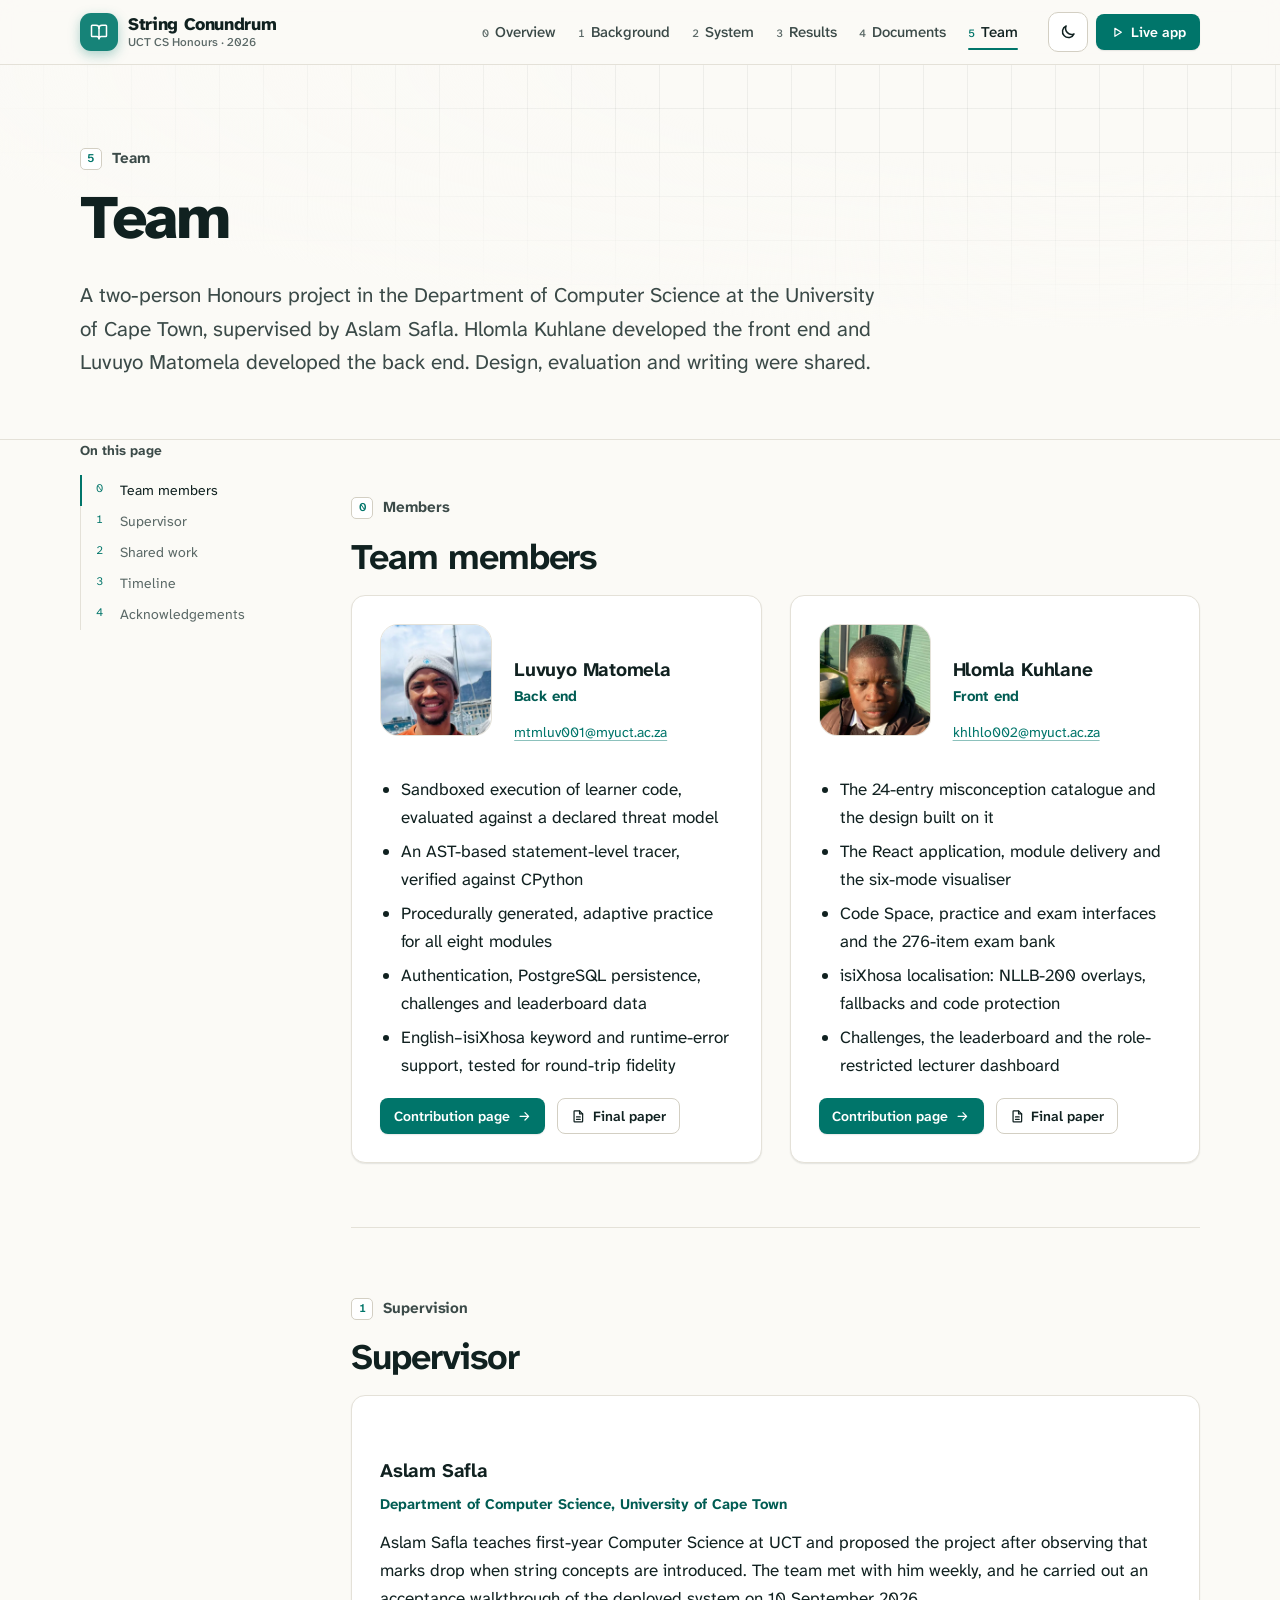
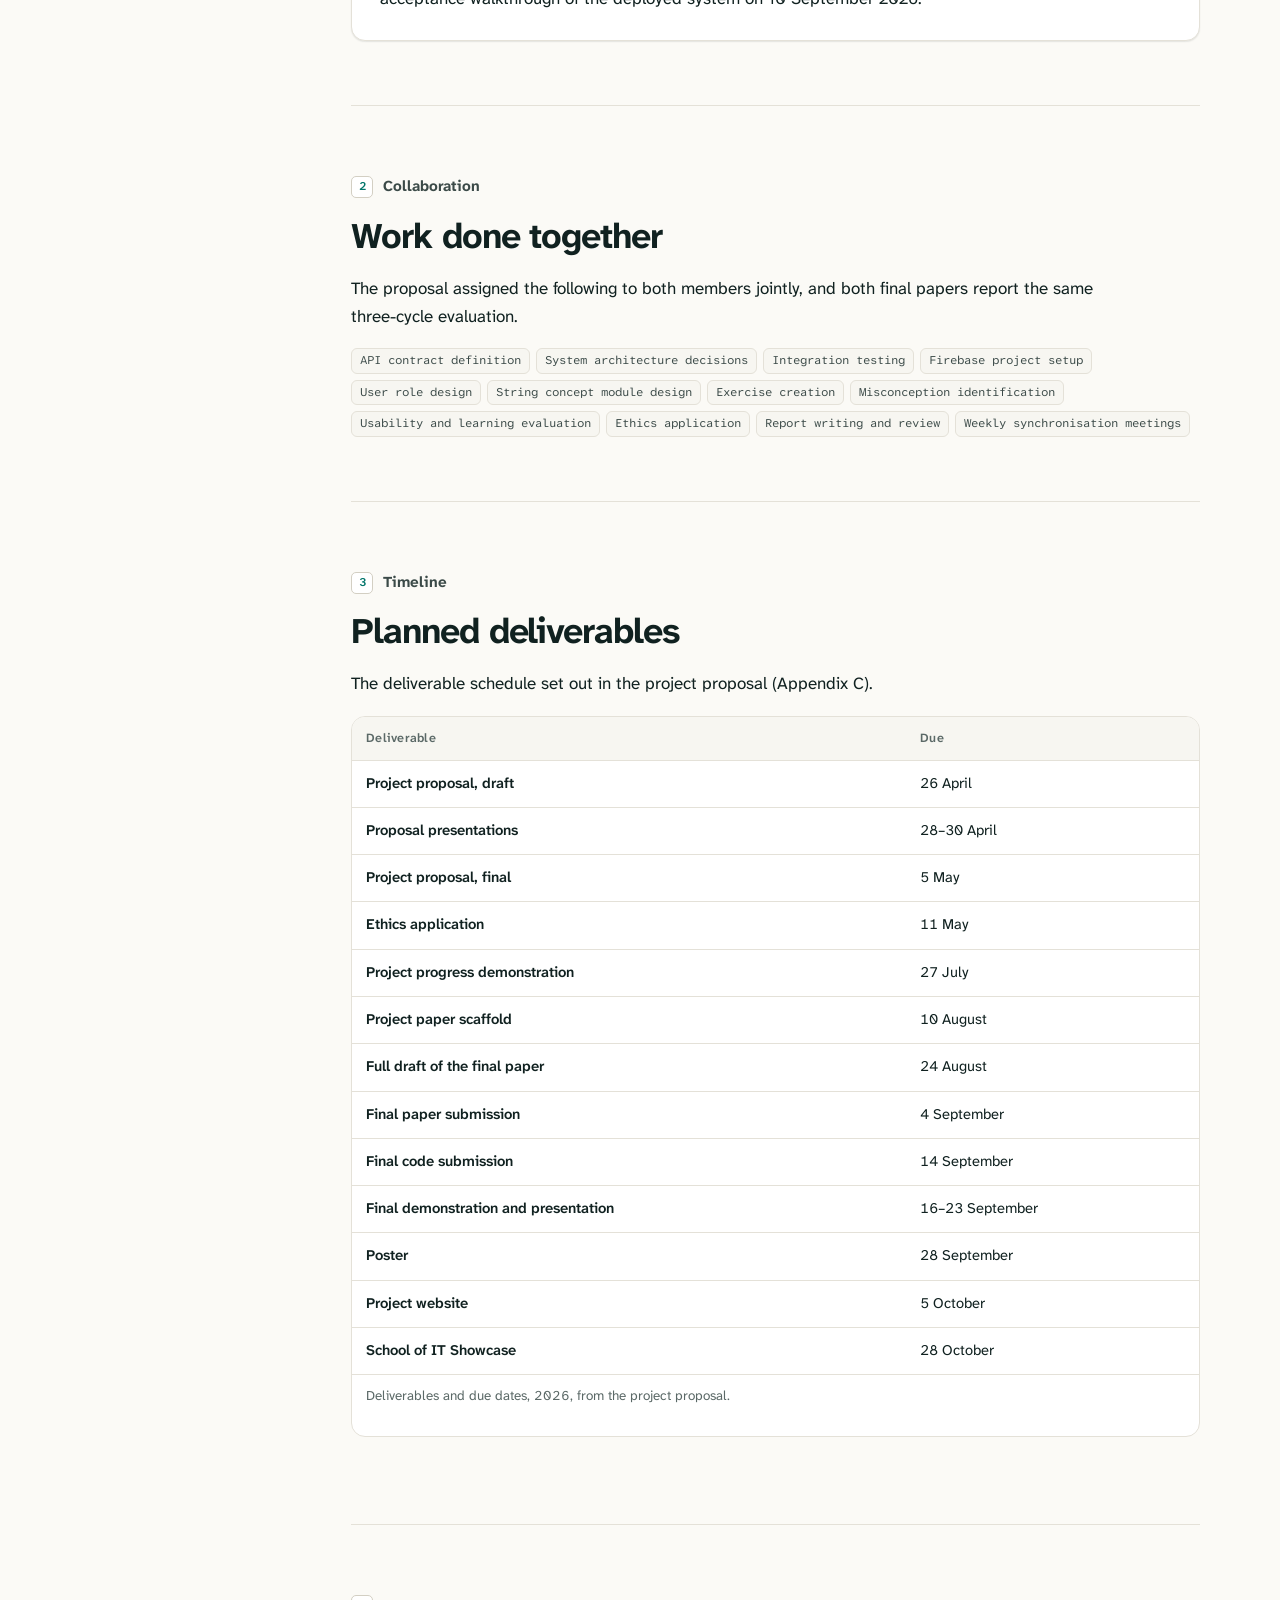
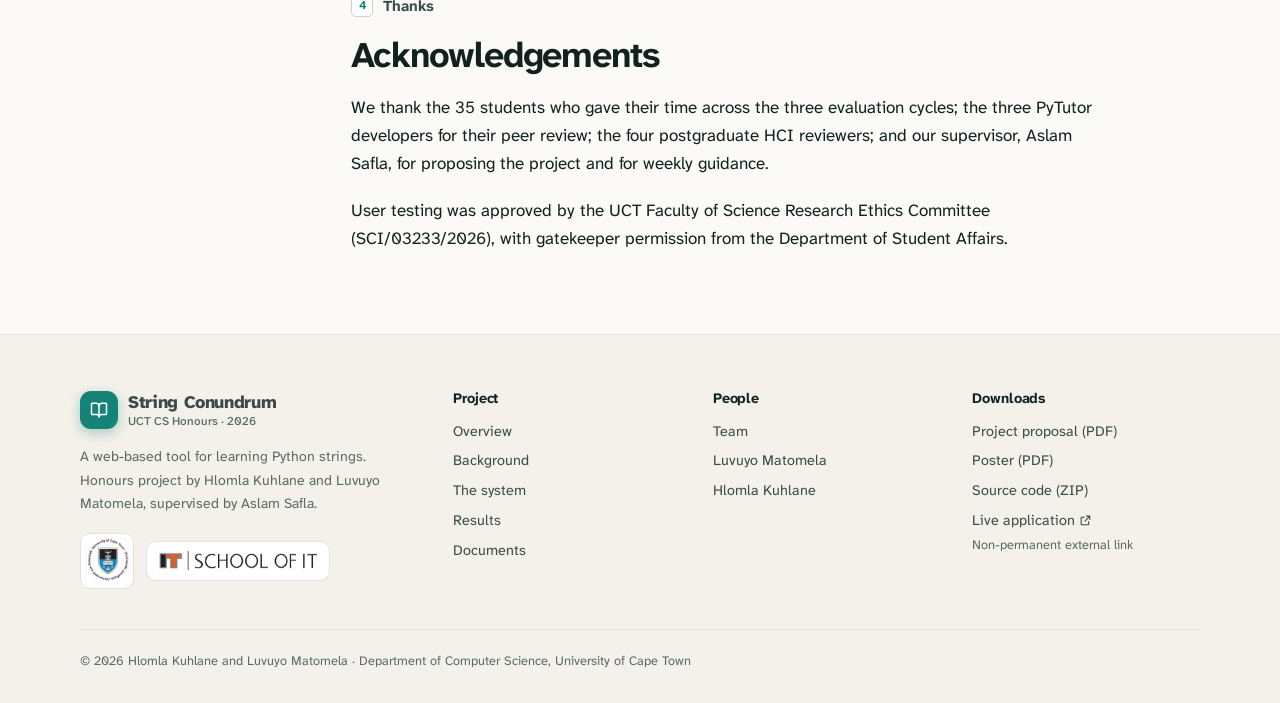
<file: string-conundrum-website/team.html>
<!DOCTYPE html>
<html lang="en">
<head>
<meta charset="utf-8">
<meta name="viewport" content="width=device-width, initial-scale=1">
<title>Team · String Conundrum</title>
<meta name="description" content="The String Conundrum team: Hlomla Kuhlane (front end) and Luvuyo Matomela (back end), supervised by Aslam Safla, Department of Computer Science, University of Cape Town.">
<meta name="author" content="Hlomla Kuhlane and Luvuyo Matomela">
<meta name="color-scheme" content="light dark">
<meta name="theme-color" content="#fbfaf6" media="(prefers-color-scheme: light)">
<meta name="theme-color" content="#0d1211" media="(prefers-color-scheme: dark)">
<link rel="icon" href="assets/img/favicon.svg" type="image/svg+xml">
<link rel="icon" href="assets/img/favicon-32.png" sizes="32x32" type="image/png">
<link rel="apple-touch-icon" href="assets/img/apple-touch-icon.png">
<link rel="stylesheet" href="assets/css/site.css">
<script>(function(){var d=document.documentElement;d.classList.add('js');try{var t=localStorage.getItem('sc-theme');if(t==='light'||t==='dark'){d.setAttribute('data-theme',t);}}catch(e){}})();</script>
<script src="assets/js/site.js" defer></script>
</head>
<body>
<a class="skip-link" href="#main">Skip to content</a>
<header class="site-header">
  <div class="wrap header-inner">
    <a class="brand" href="index.html"><span class="brand-logo" aria-hidden="true"><svg viewBox="0 0 24 24"><path d="M12 7v14"/><path d="M3 18a1 1 0 0 1-1-1V4a1 1 0 0 1 1-1h5a4 4 0 0 1 4 4 4 4 0 0 1 4-4h5a1 1 0 0 1 1 1v13a1 1 0 0 1-1 1h-6a3 3 0 0 0-3 3 3 3 0 0 0-3-3z"/></svg></span><span class="brand-text"><span class="brand-name">String Conundrum</span><span class="brand-sub">UCT CS Honours · 2026</span></span></a>
    <nav id="site-nav" class="site-nav" aria-label="Main"><ul><li><a href="index.html"><span class="nav-i">0</span>Overview</a></li><li><a href="background.html"><span class="nav-i">1</span>Background</a></li><li><a href="system.html"><span class="nav-i">2</span>System</a></li><li><a href="results.html"><span class="nav-i">3</span>Results</a></li><li><a href="documents.html"><span class="nav-i">4</span>Documents</a></li><li><a href="team.html" aria-current="page"><span class="nav-i">5</span>Team</a></li></ul></nav>
    <div class="header-actions">
      <button class="icon-btn theme-toggle" type="button" aria-label="Switch colour theme"><svg class="icon i-moon" viewBox="0 0 24 24" aria-hidden="true"><path d="M20 14.5A8 8 0 0 1 9.5 4 8 8 0 1 0 20 14.5z"/></svg><svg class="icon i-sun" viewBox="0 0 24 24" aria-hidden="true"><circle cx="12" cy="12" r="4"/><path d="M12 2.5v2M12 19.5v2M4.6 4.6 6 6M18 18l1.4 1.4M2.5 12h2M19.5 12h2M4.6 19.4 6 18M18 6l1.4-1.4"/></svg></button>
      <a class="btn btn-sm btn-primary btn-live" href="http://string-1.cs.uct.ac.za/" rel="external noopener" title="Non-permanent external link to the deployed application"><svg class="icon" viewBox="0 0 24 24" aria-hidden="true"><path d="M8 5.5v13l10.5-6.5z"/></svg><span>Live app</span><span class="sr-only"> (non-permanent external link)</span></a>
      <button class="icon-btn nav-toggle" type="button" aria-expanded="false" aria-controls="site-nav"><svg class="icon" viewBox="0 0 24 24" aria-hidden="true"><path d="M4 7h16M4 12h16M4 17h16"/></svg><span class="sr-only">Menu</span></button>
    </div>
  </div>
</header>
<main id="main">
<section class="page-hero">
  <div class="wrap">
    <p class="eyebrow"><span class="idx">5</span>Team</p>
    <h1>Team</h1>
    <p class="lede">A two-person Honours project in the Department of Computer Science at the University of Cape Town, supervised by Aslam Safla. Hlomla Kuhlane developed the front end and Luvuyo Matomela developed the back end. Design, evaluation and writing were shared.</p>
  </div>
</section>

<div class="wrap with-toc">
<nav class="toc" aria-label="On this page"><p class="toc-title">On this page</p><ol><li><a href="#members"><span class="toc-i">0</span>Team members</a></li><li><a href="#supervisor"><span class="toc-i">1</span>Supervisor</a></li><li><a href="#shared"><span class="toc-i">2</span>Shared work</a></li><li><a href="#timeline"><span class="toc-i">3</span>Timeline</a></li><li><a href="#thanks"><span class="toc-i">4</span>Acknowledgements</a></li></ol></nav>
<div>

<section class="content-section" id="members" data-toc="Team members">
  <p class="eyebrow"><span class="idx">0</span>Members</p>
  <h2>Team members</h2>
  <div class="grid grid-2 mt-1">
    <article class="card">
      <div class="person">
        <img class="person-photo" src="assets/img/team/matomela.webp" width="480" height="480" alt="Portrait of Luvuyo Matomela" loading="lazy">
        <div>
          <h3>Luvuyo Matomela</h3>
          <p class="person-role">Back end</p>
          <p class="person-meta"><a href="mailto:mtmluv001@myuct.ac.za">mtmluv001@myuct.ac.za</a></p>
        </div>
      </div>
      <ul class="mt-1">
        <li>Sandboxed execution of learner code, evaluated against a declared threat model</li>
        <li>An AST-based statement-level tracer, verified against CPython</li>
        <li>Procedurally generated, adaptive practice for all eight modules</li>
        <li>Authentication, PostgreSQL persistence, challenges and leaderboard data</li>
        <li>English–isiXhosa keyword and runtime-error support, tested for round-trip fidelity</li>
      </ul>
      <div class="btn-row mt-1"><a class="btn btn-sm btn-primary" href="matomela/index.html">Contribution page<svg class="icon" viewBox="0 0 24 24" aria-hidden="true"><path d="M5 12h14M13 6l6 6-6 6"/></svg></a><a class="btn btn-sm btn-secondary" href="matomela/docs/matomela-final-paper.pdf"><svg class="icon" viewBox="0 0 24 24" aria-hidden="true"><path d="M14 3H6a1 1 0 0 0-1 1v16a1 1 0 0 0 1 1h12a1 1 0 0 0 1-1V8z"/><path d="M14 3v5h5M9 13h6M9 17h6"/></svg>Final paper</a></div>
    </article>
    <article class="card">
      <div class="person">
        <img class="person-photo" src="assets/img/team/kuhlane.webp" width="480" height="480" alt="Portrait of Hlomla Kuhlane" loading="lazy">
        <div>
          <h3>Hlomla Kuhlane</h3>
          <p class="person-role">Front end</p>
          <p class="person-meta"><a href="mailto:khlhlo002@myuct.ac.za">khlhlo002@myuct.ac.za</a></p>
        </div>
      </div>
      <ul class="mt-1">
        <li>The 24-entry misconception catalogue and the design built on it</li>
        <li>The React application, module delivery and the six-mode visualiser</li>
        <li>Code Space, practice and exam interfaces and the 276-item exam bank</li>
        <li>isiXhosa localisation: NLLB-200 overlays, fallbacks and code protection</li>
        <li>Challenges, the leaderboard and the role-restricted lecturer dashboard</li>
      </ul>
      <div class="btn-row mt-1"><a class="btn btn-sm btn-primary" href="kuhlane/index.html">Contribution page<svg class="icon" viewBox="0 0 24 24" aria-hidden="true"><path d="M5 12h14M13 6l6 6-6 6"/></svg></a><a class="btn btn-sm btn-secondary" href="kuhlane/docs/kuhlane-final-paper.pdf"><svg class="icon" viewBox="0 0 24 24" aria-hidden="true"><path d="M14 3H6a1 1 0 0 0-1 1v16a1 1 0 0 0 1 1h12a1 1 0 0 0 1-1V8z"/><path d="M14 3v5h5M9 13h6M9 17h6"/></svg>Final paper</a></div>
    </article>
  </div>
</section>

<section class="content-section" id="supervisor" data-toc="Supervisor">
  <p class="eyebrow"><span class="idx">1</span>Supervision</p>
  <h2>Supervisor</h2>
  <div class="card prose-wide">
    <h3 class="mt-0">Aslam Safla</h3>
    <p class="person-role">Department of Computer Science, University of Cape Town</p>
    <p>Aslam Safla teaches first-year Computer Science at UCT and proposed the project after observing that marks drop when string concepts are introduced. The team met with him weekly, and he carried out an acceptance walkthrough of the deployed system on 10 September 2026.</p>
  </div>
</section>

<section class="content-section" id="shared" data-toc="Shared work">
  <p class="eyebrow"><span class="idx">2</span>Collaboration</p>
  <h2>Work done together</h2>
  <p class="prose">The proposal assigned the following to both members jointly, and both final papers report the same three-cycle evaluation.</p>
  <ul class="tag-list mt-1">
    <li class="tag">API contract definition</li>
    <li class="tag">System architecture decisions</li>
    <li class="tag">Integration testing</li>
    <li class="tag">Firebase project setup</li>
    <li class="tag">User role design</li>
    <li class="tag">String concept module design</li>
    <li class="tag">Exercise creation</li>
    <li class="tag">Misconception identification</li>
    <li class="tag">Usability and learning evaluation</li>
    <li class="tag">Ethics application</li>
    <li class="tag">Report writing and review</li>
    <li class="tag">Weekly synchronisation meetings</li>
  </ul>
</section>

<section class="content-section" id="timeline" data-toc="Timeline">
  <p class="eyebrow"><span class="idx">3</span>Timeline</p>
  <h2>Planned deliverables</h2>
  <p class="prose">The deliverable schedule set out in the project proposal (Appendix C).</p>
  <div class="table-wrap mt-1">
    <table>
      <caption>Deliverables and due dates, 2026, from the project proposal.</caption>
      <thead><tr><th scope="col">Deliverable</th><th scope="col">Due</th></tr></thead>
      <tbody>
        <tr><th scope="row">Project proposal, draft</th><td>26 April</td></tr>
        <tr><th scope="row">Proposal presentations</th><td>28–30 April</td></tr>
        <tr><th scope="row">Project proposal, final</th><td>5 May</td></tr>
        <tr><th scope="row">Ethics application</th><td>11 May</td></tr>
        <tr><th scope="row">Project progress demonstration</th><td>27 July</td></tr>
        <tr><th scope="row">Project paper scaffold</th><td>10 August</td></tr>
        <tr><th scope="row">Full draft of the final paper</th><td>24 August</td></tr>
        <tr><th scope="row">Final paper submission</th><td>4 September</td></tr>
        <tr><th scope="row">Final code submission</th><td>14 September</td></tr>
        <tr><th scope="row">Final demonstration and presentation</th><td>16–23 September</td></tr>
        <tr><th scope="row">Poster</th><td>28 September</td></tr>
        <tr><th scope="row">Project website</th><td>5 October</td></tr>
        <tr><th scope="row">School of IT Showcase</th><td>28 October</td></tr>
      </tbody>
    </table>
  </div>
</section>

<section class="content-section" id="thanks" data-toc="Acknowledgements">
  <p class="eyebrow"><span class="idx">4</span>Thanks</p>
  <h2>Acknowledgements</h2>
  <div class="prose">
    <p>We thank the 35 students who gave their time across the three evaluation cycles; the three PyTutor developers for their peer review; the four postgraduate HCI reviewers; and our supervisor, Aslam Safla, for proposing the project and for weekly guidance.</p>
    <p>User testing was approved by the UCT Faculty of Science Research Ethics Committee (SCI/03233/2026), with gatekeeper permission from the Department of Student Affairs.</p>
  </div>
</section>

</div>
</div>

</main>
<footer class="site-footer">
  <div class="wrap">
    <div class="footer-grid">
      <div class="footer-about">
        <a class="brand" href="index.html"><span class="brand-logo" aria-hidden="true"><svg viewBox="0 0 24 24"><path d="M12 7v14"/><path d="M3 18a1 1 0 0 1-1-1V4a1 1 0 0 1 1-1h5a4 4 0 0 1 4 4 4 4 0 0 1 4-4h5a1 1 0 0 1 1 1v13a1 1 0 0 1-1 1h-6a3 3 0 0 0-3 3 3 3 0 0 0-3-3z"/></svg></span><span class="brand-text"><span class="brand-name">String Conundrum</span><span class="brand-sub">UCT CS Honours · 2026</span></span></a>
        <p class="mt-1">A web-based tool for learning Python strings. Honours project by Hlomla Kuhlane and Luvuyo Matomela, supervised by Aslam Safla.</p>
        <div class="affil"><img src="assets/img/logos/uct-crest.webp" width="238" height="249" alt="University of Cape Town" loading="lazy"><img class="affil-wide" src="assets/img/logos/school-of-it.webp" width="951" height="120" alt="School of IT" loading="lazy"></div>
      </div>
      <div><h2>Project</h2><ul><li><a href="index.html">Overview</a></li><li><a href="background.html">Background</a></li><li><a href="system.html">The system</a></li><li><a href="results.html">Results</a></li><li><a href="documents.html">Documents</a></li></ul></div>
      <div><h2>People</h2><ul><li><a href="team.html">Team</a></li><li><a href="matomela/index.html">Luvuyo Matomela</a></li><li><a href="kuhlane/index.html">Hlomla Kuhlane</a></li></ul></div>
      <div><h2>Downloads</h2><ul><li><a href="docs/string-conundrum-proposal.pdf">Project proposal (PDF)</a></li><li><a href="docs/string-conundrum-poster.pdf">Poster (PDF)</a></li><li><a href="code/string-conundrum-source.zip">Source code (ZIP)</a></li><li><a href="http://string-1.cs.uct.ac.za/" rel="external noopener">Live application<svg class="icon icon-ext" viewBox="0 0 24 24" aria-hidden="true"><path d="M14 4h6v6M20 4l-9 9M18 14v5a1 1 0 0 1-1 1H5a1 1 0 0 1-1-1V7a1 1 0 0 1 1-1h5"/></svg><span class="sr-only"> (external link)</span></a><br><span class="ext-note">Non-permanent external link</span></li></ul></div>
    </div>
    <div class="footer-bottom">
      <p>© 2026 Hlomla Kuhlane and Luvuyo Matomela · Department of Computer Science, University of Cape Town</p>
    </div>
  </div>
</footer>
</body>
</html>
</file>
<file: string-conundrum-website/assets/css/site.css>
/* ==========================================================================
   String Conundrum — project website stylesheet
   UCT Computer Science Honours Project, 2026
   Hlomla Kuhlane & Luvuyo Matomela

   Contents
     0  Fonts            5  Header & navigation     10  Charts
     1  Design tokens    6  Page furniture          11  Interactive widgets
     2  Base & type      7  Components              12  Footer
     3  Layout           8  Figures & media         13  Utilities, motion, print
     4  Buttons & links  9  Tables & references
   ========================================================================== */

/* 0 · Fonts — self-hosted, SIL Open Font License (see assets/fonts) -------
   Atkinson Hyperlegible Next and Mono were designed by the Braille Institute
   to keep easily confused characters (l 1 I, 0 O, b d) distinct, which suits a
   site about individual characters in strings. */
@font-face {
  font-family: "Atkinson Hyperlegible Next";
  src: url("../fonts/atkinson-hyperlegible-next-latin-wght-normal.woff2") format("woff2");
  font-weight: 200 800;
  font-style: normal;
  font-display: swap;
}
@font-face {
  font-family: "Atkinson Hyperlegible Next";
  src: url("../fonts/atkinson-hyperlegible-next-latin-wght-italic.woff2") format("woff2");
  font-weight: 200 800;
  font-style: italic;
  font-display: swap;
}
@font-face {
  font-family: "Atkinson Hyperlegible Mono";
  src: url("../fonts/atkinson-hyperlegible-mono-latin-wght-normal.woff2") format("woff2");
  font-weight: 200 800;
  font-style: normal;
  font-display: swap;
}
@font-face {
  font-family: "Atkinson Hyperlegible Mono";
  src: url("../fonts/atkinson-hyperlegible-mono-latin-wght-italic.woff2") format("woff2");
  font-weight: 200 800;
  font-style: italic;
  font-display: swap;
}

/* 1 · Design tokens -------------------------------------------------------
   Light palette on :root; the dark palette redefines the same tokens under
   prefers-color-scheme (unless the visitor chose light) and under
   [data-theme="dark"] (the visitor's explicit choice). Chart colours were
   checked with a colour-vision-deficiency validator in both modes. */
:root {
  color-scheme: light;
  --bg: #fbfaf6;
  --bg-2: #f3f1ea;
  --surface: #ffffff;
  --surface-2: #f7f6f1;
  --ink: #102120;
  --ink-2: #3b4a48;
  --muted: #5b6967;
  --line: #e4e1d8;
  --line-2: #d3cfc3;
  --primary: #00756a;
  --primary-strong: #005c53;
  --primary-soft: #dff1ee;
  --primary-ink: #ffffff;
  --brand-bg: #168378;
  --brand-fg: #ffffff;
  --buddy-ink: #1d4fc4;
  --accent: #e8730c;
  --accent-ink: #9a4a00;
  --accent-soft: #fdeedb;
  --danger-ink: #b42318;
  --danger-soft: #fde8e6;
  --header-bg: rgba(251, 250, 246, 0.86);
  --grid-line: rgba(16, 33, 32, 0.055);
  --code-bg: #0f1d1c;
  --code-ink: #e3ecea;
  --code-dim: #8fa3a0;
  --code-kw: #7ed8ca;
  --code-str: #f5b46c;
  --code-num: #c9b2ff;
  --code-fn: #9fd0ff;
  --tip-bg: #102120;
  --tip-ink: #f3f1ea;
  /* charts */
  --c1: #00897b;
  --c2: #e8730c;
  --c3: #7357d6;
  --c-other: #a8a59b;
  --lk-sd: #b4540a;
  --lk-d: #f0a05a;
  --lk-n: #d6d3cb;
  --lk-a: #5fb3a8;
  --lk-sa: #00695f;
  --grid: #ebe8e0;
  --axis: #c9c5b9;
  /* shape & type */
  --radius: 14px;
  --radius-sm: 8px;
  --shadow-1: 0 1px 2px rgba(16, 33, 32, 0.06), 0 1px 1px rgba(16, 33, 32, 0.04);
  --shadow-2: 0 1px 2px rgba(16, 33, 32, 0.06), 0 12px 32px -14px rgba(16, 33, 32, 0.22);
  --font-sans: "Atkinson Hyperlegible Next", "Segoe UI", system-ui, -apple-system, Roboto, "Helvetica Neue", Arial, sans-serif;
  --font-mono: "Atkinson Hyperlegible Mono", ui-monospace, "SFMono-Regular", Menlo, Consolas, "Liberation Mono", monospace;
  --max: 1200px;
  --gutter: clamp(16px, 4vw, 40px);
  --header-h: 64px;
}

@media (prefers-color-scheme: dark) {
  :root:not([data-theme="light"]) {
    color-scheme: dark;
    --bg: #0d1211;
    --bg-2: #111817;
    --surface: #151c1b;
    --surface-2: #1a2221;
    --ink: #e6eeec;
    --ink-2: #b4c2bf;
    --muted: #8b9a97;
    --line: #24302e;
    --line-2: #33413f;
    --primary: #4cc3b2;
    --primary-strong: #74d8ca;
    --primary-soft: #12302c;
    --primary-ink: #08201d;
    --brand-bg: #35b6a0;
    --brand-fg: #101e19;
    --buddy-ink: #8fb0ff;
    --accent: #f1913f;
    --accent-ink: #f2a35a;
    --accent-soft: #33220f;
    --danger-ink: #ff8a7a;
    --danger-soft: #3a1714;
    --header-bg: rgba(13, 18, 17, 0.84);
    --grid-line: rgba(230, 238, 236, 0.045);
    --code-bg: #0a1312;
    --tip-bg: #e6eeec;
    --tip-ink: #0d1211;
    --c1: #27a393;
    --c2: #d8711c;
    --c3: #8f7ff0;
    --c-other: #6c7573;
    --lk-sd: #f1913f;
    --lk-d: #a2541b;
    --lk-n: #3d4442;
    --lk-a: #23786d;
    --lk-sa: #4cc3b2;
    --grid: #222b2a;
    --axis: #3a4644;
    --shadow-1: 0 1px 2px rgba(0, 0, 0, 0.4);
    --shadow-2: 0 1px 2px rgba(0, 0, 0, 0.4), 0 16px 36px -18px rgba(0, 0, 0, 0.7);
  }
}

:root[data-theme="dark"] {
  color-scheme: dark;
  --bg: #0d1211;
  --bg-2: #111817;
  --surface: #151c1b;
  --surface-2: #1a2221;
  --ink: #e6eeec;
  --ink-2: #b4c2bf;
  --muted: #8b9a97;
  --line: #24302e;
  --line-2: #33413f;
  --primary: #4cc3b2;
  --primary-strong: #74d8ca;
  --primary-soft: #12302c;
  --primary-ink: #08201d;
  --brand-bg: #35b6a0;
  --brand-fg: #101e19;
  --buddy-ink: #8fb0ff;
  --accent: #f1913f;
  --accent-ink: #f2a35a;
  --accent-soft: #33220f;
  --danger-ink: #ff8a7a;
  --danger-soft: #3a1714;
  --header-bg: rgba(13, 18, 17, 0.84);
  --grid-line: rgba(230, 238, 236, 0.045);
  --code-bg: #0a1312;
  --tip-bg: #e6eeec;
  --tip-ink: #0d1211;
  --c1: #27a393;
  --c2: #d8711c;
  --c3: #8f7ff0;
  --c-other: #6c7573;
  --lk-sd: #f1913f;
  --lk-d: #a2541b;
  --lk-n: #3d4442;
  --lk-a: #23786d;
  --lk-sa: #4cc3b2;
  --grid: #222b2a;
  --axis: #3a4644;
  --shadow-1: 0 1px 2px rgba(0, 0, 0, 0.4);
  --shadow-2: 0 1px 2px rgba(0, 0, 0, 0.4), 0 16px 36px -18px rgba(0, 0, 0, 0.7);
}

/* 2 · Base & typography ---------------------------------------------------- */
*,
*::before,
*::after {
  box-sizing: border-box;
}

html {
  -webkit-text-size-adjust: 100%;
  text-size-adjust: 100%;
  scroll-padding-top: calc(var(--header-h) + 24px);
}

body {
  margin: 0;
  background: var(--bg);
  color: var(--ink);
  font-family: var(--font-sans);
  font-size: 1.0625rem;
  line-height: 1.65;
  font-kerning: normal;
  text-rendering: optimizeLegibility;
  -webkit-font-smoothing: antialiased;
  overflow-wrap: break-word;
}

::selection {
  background: var(--primary-soft);
  color: var(--ink);
}

h1,
h2,
h3,
h4 {
  font-family: var(--font-sans);
  font-weight: 700;
  line-height: 1.12;
  letter-spacing: -0.02em;
  margin: 0 0 0.5em;
  color: var(--ink);
  text-wrap: balance;
}

h1 {
  font-size: clamp(2.6rem, 5.8vw, 4.7rem);
  font-weight: 800;
  letter-spacing: -0.04em;
  line-height: 1;
}

h2 {
  font-size: clamp(1.8rem, 3.2vw, 2.6rem);
  letter-spacing: -0.03em;
}

h3 {
  font-size: 1.24rem;
  line-height: 1.25;
  letter-spacing: -0.012em;
}

h4 {
  font-family: var(--font-sans);
  font-size: 1rem;
  letter-spacing: 0;
}

p,
ul,
ol,
dl,
blockquote,
figure,
pre,
table {
  margin: 0 0 1.1em;
}

p {
  text-wrap: pretty;
}

ul,
ol {
  padding-left: 1.25em;
}

li + li {
  margin-top: 0.35em;
}

strong,
b {
  font-weight: 600;
}

small {
  font-size: 0.86em;
}

img,
svg {
  max-width: 100%;
}

img {
  height: auto;
  display: block;
}

hr {
  border: 0;
  border-top: 1px solid var(--line);
  margin: 2.5rem 0;
}

code,
kbd,
samp {
  font-family: var(--font-mono);
  font-size: 0.88em;
}

:not(pre) > code {
  background: var(--surface-2);
  border: 1px solid var(--line);
  border-radius: 6px;
  padding: 0.08em 0.36em;
  white-space: nowrap;
}

abbr[title] {
  text-decoration: underline dotted;
  text-underline-offset: 0.2em;
  cursor: help;
}

:focus-visible {
  outline: 2px solid var(--primary);
  outline-offset: 3px;
  border-radius: 4px;
}

/* 3 · Layout --------------------------------------------------------------- */
.wrap {
  width: 100%;
  max-width: var(--max);
  margin-inline: auto;
  padding-inline: var(--gutter);
}

.wrap--narrow {
  max-width: 820px;
}

main {
  display: block;
}

.section {
  padding-block: clamp(56px, 8vw, 104px);
  position: relative;
}

.section--alt {
  background: var(--bg-2);
  border-block: 1px solid var(--line);
}

.section--tight {
  padding-block: clamp(40px, 5vw, 64px);
}

.section + .section:not(.section--alt) {
  border-top: 1px solid var(--line);
}

.section--alt + .section {
  border-top: 0;
}

.grid {
  display: grid;
  gap: clamp(16px, 2.4vw, 28px);
}

.grid-2 {
  grid-template-columns: repeat(2, minmax(0, 1fr));
}

.grid-3 {
  grid-template-columns: repeat(3, minmax(0, 1fr));
}

.grid-4 {
  grid-template-columns: repeat(4, minmax(0, 1fr));
}

.split {
  display: grid;
  grid-template-columns: minmax(0, 1fr) minmax(0, 1fr);
  gap: clamp(28px, 5vw, 72px);
  align-items: center;
}

.split--top {
  align-items: start;
}

.split--wide-left {
  grid-template-columns: minmax(0, 1.25fr) minmax(0, 1fr);
}

.split--wide-right {
  grid-template-columns: minmax(0, 1fr) minmax(0, 1.25fr);
}

.stack > * + * {
  margin-top: 1rem;
}

.prose {
  max-width: 68ch;
}

.prose-wide {
  max-width: 82ch;
}

.with-toc {
  display: grid;
  grid-template-columns: 220px minmax(0, 1fr);
  gap: clamp(32px, 4vw, 64px);
  align-items: start;
}

@media (max-width: 1099px) {
  .with-toc {
    grid-template-columns: minmax(0, 1fr);
  }
  .toc {
    display: none;
  }
}

@media (max-width: 959px) {
  .grid-4 {
    grid-template-columns: repeat(2, minmax(0, 1fr));
  }
  .grid-3 {
    grid-template-columns: repeat(2, minmax(0, 1fr));
  }
  .split,
  .split--wide-left,
  .split--wide-right {
    grid-template-columns: minmax(0, 1fr);
  }
}

@media (max-width: 639px) {
  .grid-2,
  .grid-3,
  .grid-4 {
    grid-template-columns: minmax(0, 1fr);
  }
  body {
    font-size: 1rem;
  }
}

/* 4 · Buttons & links ------------------------------------------------------- */
a {
  color: var(--primary);
  text-decoration-line: underline;
  text-decoration-thickness: 1px;
  text-underline-offset: 0.18em;
  text-decoration-color: color-mix(in srgb, currentColor 45%, transparent);
  transition: color 0.15s ease, text-decoration-color 0.15s ease;
}

a:hover {
  color: var(--primary-strong);
  text-decoration-color: currentColor;
}

.btn {
  display: inline-flex;
  align-items: center;
  justify-content: center;
  gap: 0.5em;
  min-height: 44px;
  padding: 0.55rem 1.1rem;
  border-radius: 10px;
  border: 1px solid transparent;
  font-family: var(--font-sans);
  font-size: 0.95rem;
  font-weight: 600;
  line-height: 1.2;
  text-decoration: none;
  cursor: pointer;
  transition: background-color 0.15s ease, border-color 0.15s ease, color 0.15s ease, transform 0.15s ease, box-shadow 0.15s ease;
  white-space: nowrap;
}

.btn:hover {
  text-decoration: none;
}

.btn:active {
  transform: translateY(1px);
}

.btn-primary {
  background: var(--primary);
  color: var(--primary-ink);
  box-shadow: var(--shadow-1);
}

.btn-primary:hover {
  background: var(--primary-strong);
  color: var(--primary-ink);
}

.btn-secondary {
  background: var(--surface);
  color: var(--ink);
  border-color: var(--line-2);
}

.btn-secondary:hover {
  border-color: var(--primary);
  color: var(--ink);
}

.btn-ghost {
  background: transparent;
  color: var(--ink);
  padding-inline: 0.4rem;
}

.btn-ghost:hover {
  color: var(--primary);
}

.btn-sm {
  min-height: 36px;
  padding: 0.35rem 0.8rem;
  font-size: 0.875rem;
  border-radius: 8px;
}

.btn-row {
  display: flex;
  flex-wrap: wrap;
  gap: 12px;
  align-items: center;
}

.icon {
  width: 1.05em;
  height: 1.05em;
  flex: none;
  stroke: currentColor;
  fill: none;
  stroke-width: 2;
  stroke-linecap: round;
  stroke-linejoin: round;
  vertical-align: -0.15em;
}

.ext-note {
  font-size: 0.8rem;
  color: var(--muted);
}

.text-link {
  font-weight: 600;
  text-decoration: none;
  display: inline-flex;
  align-items: center;
  gap: 0.35em;
}

.text-link:hover {
  text-decoration: underline;
}

.text-link .icon {
  transition: transform 0.15s ease;
}

.text-link:hover .icon {
  transform: translateX(3px);
}

/* 5 · Header & navigation ---------------------------------------------------- */
.skip-link {
  position: absolute;
  left: 12px;
  top: -60px;
  z-index: 100;
  background: var(--ink);
  color: var(--bg);
  padding: 10px 14px;
  border-radius: 8px;
  font-weight: 600;
  text-decoration: none;
}

.skip-link:focus {
  top: 12px;
  color: var(--bg);
}

.site-header {
  position: sticky;
  top: 0;
  z-index: 50;
  background: var(--header-bg);
  -webkit-backdrop-filter: saturate(1.4) blur(12px);
  backdrop-filter: saturate(1.4) blur(12px);
  border-bottom: 1px solid var(--line);
}

.header-inner {
  display: flex;
  align-items: center;
  gap: 20px;
  min-height: var(--header-h);
}

.brand {
  display: inline-flex;
  align-items: center;
  gap: 10px;
  text-decoration: none;
  color: var(--ink);
  margin-right: auto;
}

.brand:hover {
  color: var(--ink);
}

/* The live app's logo: Lucide "book-open" (ISC License) on the app's teal,
   38px box, 11px radius, 18px icon, as in the app's TopBar. */
.brand-logo {
  width: 38px;
  height: 38px;
  flex: none;
  display: inline-grid;
  place-items: center;
  border-radius: 11px;
  background: var(--brand-bg);
  color: var(--brand-fg);
  box-shadow: 0 4px 12px rgba(22, 131, 120, 0.35);
}

.brand-logo svg {
  width: 18px;
  height: 18px;
  fill: none;
  stroke: currentColor;
  stroke-width: 2;
  stroke-linecap: round;
  stroke-linejoin: round;
}

.brand-text {
  display: flex;
  flex-direction: column;
  line-height: 1.1;
}

.brand-name {
  font-weight: 800;
  font-size: 1.1rem;
  letter-spacing: -0.02em;
}

.brand-sub {
  font-size: 0.74rem;
  font-weight: 500;
  color: var(--muted);
  margin-top: 2px;
}

.site-nav ul {
  display: flex;
  gap: 2px;
  list-style: none;
  margin: 0;
  padding: 0;
}

.site-nav li + li {
  margin-top: 0;
}

.site-nav a {
  display: inline-flex;
  align-items: baseline;
  gap: 6px;
  padding: 8px 10px;
  border-radius: 8px;
  color: var(--ink-2);
  font-size: 0.93rem;
  font-weight: 500;
  text-decoration: none;
  position: relative;
}

.site-nav a:hover {
  color: var(--ink);
  background: var(--surface-2);
}

.nav-i {
  font-family: var(--font-mono);
  font-size: 0.7rem;
  color: var(--muted);
}

.site-nav a[aria-current="page"] {
  color: var(--ink);
}

.site-nav a[aria-current="page"]::after {
  content: "";
  position: absolute;
  left: 10px;
  right: 10px;
  bottom: 2px;
  height: 2px;
  border-radius: 2px;
  background: var(--primary);
}

.site-nav a[aria-current="page"] .nav-i {
  color: var(--primary);
}

.header-actions {
  display: flex;
  align-items: center;
  gap: 8px;
}

.icon-btn {
  display: inline-grid;
  place-items: center;
  width: 40px;
  height: 40px;
  border-radius: 10px;
  border: 1px solid var(--line-2);
  background: var(--surface);
  color: var(--ink);
  cursor: pointer;
  padding: 0;
}

.icon-btn:hover {
  border-color: var(--primary);
}

.icon-btn .icon {
  width: 18px;
  height: 18px;
}

.theme-toggle .i-sun {
  display: none;
}

:root[data-theme="dark"] .theme-toggle .i-sun {
  display: block;
}

:root[data-theme="dark"] .theme-toggle .i-moon {
  display: none;
}

@media (prefers-color-scheme: dark) {
  :root:not([data-theme="light"]) .theme-toggle .i-sun {
    display: block;
  }
  :root:not([data-theme="light"]) .theme-toggle .i-moon {
    display: none;
  }
}

.nav-toggle {
  display: none;
}

@media (max-width: 1099px) {
  .btn-live .live-label-long {
    display: none;
  }
}

@media (max-width: 959px) {
  .nav-toggle {
    display: inline-grid;
  }
  .site-nav {
    position: absolute;
    top: 100%;
    left: 0;
    right: 0;
    background: var(--bg);
    border-bottom: 1px solid var(--line);
    box-shadow: var(--shadow-2);
    padding: 8px var(--gutter) 16px;
    display: none;
  }
  .site-nav.is-open {
    display: block;
  }
  .site-nav ul {
    flex-direction: column;
    gap: 0;
  }
  .site-nav a {
    display: flex;
    padding: 12px 8px;
    font-size: 1rem;
    border-bottom: 1px solid var(--line);
    border-radius: 0;
  }
  .site-nav a[aria-current="page"]::after {
    left: 0;
    right: auto;
    top: 10px;
    bottom: 10px;
    width: 3px;
    height: auto;
  }
  .header-inner {
    gap: 8px;
  }
}

@media (max-width: 479px) {
  .brand-sub {
    display: none;
  }
  .btn-live {
    padding-inline: 0.6rem;
  }
}

/* 6 · Page furniture: eyebrows, heros, section heads, TOC ------------------- */
.eyebrow {
  display: inline-flex;
  align-items: center;
  gap: 10px;
  font-size: 0.95rem;
  font-weight: 700;
  letter-spacing: -0.005em;
  color: var(--ink-2);
  margin: 0 0 1rem;
}

.idx {
  display: inline-grid;
  place-items: center;
  min-width: 1.85em;
  height: 1.85em;
  padding: 0 0.3em;
  border: 1px solid var(--line-2);
  border-radius: 5px;
  background: var(--surface);
  color: var(--primary);
  font-family: var(--font-mono);
  font-size: 0.74rem;
  letter-spacing: 0;
  font-weight: 600;
}

.sec-head {
  max-width: 760px;
  margin-bottom: clamp(28px, 4vw, 48px);
}

.sec-head--center {
  margin-inline: auto;
  text-align: center;
}

.sec-head p.sec-lede,
.sec-lede {
  font-size: 1.15rem;
  color: var(--ink-2);
  line-height: 1.6;
}

.lede {
  font-size: clamp(1.12rem, 1.7vw, 1.3rem);
  line-height: 1.6;
  color: var(--ink-2);
  max-width: 62ch;
}

.hero,
.page-hero {
  position: relative;
  overflow: hidden;
  isolation: isolate;
}

.hero::before,
.page-hero::before {
  content: "";
  position: absolute;
  inset: 0;
  z-index: -2;
  background-image: linear-gradient(var(--grid-line) 1px, transparent 1px),
    linear-gradient(90deg, var(--grid-line) 1px, transparent 1px);
  background-size: 44px 44px;
  background-position: -1px -1px;
}

.hero::after,
.page-hero::after {
  content: "";
  position: absolute;
  inset: 0;
  z-index: -1;
  background: radial-gradient(120% 90% at 85% 0%, transparent 0%, transparent 30%, var(--bg) 78%),
    linear-gradient(180deg, transparent 55%, var(--bg) 100%);
}

.hero {
  padding-block: clamp(40px, 6vw, 84px) clamp(40px, 5vw, 72px);
}

.hero-grid {
  display: grid;
  grid-template-columns: minmax(0, 1fr) minmax(0, 1.08fr);
  gap: clamp(32px, 5vw, 64px);
  align-items: center;
}

.hero h1 {
  margin-bottom: 0.22em;
}

.hero-hash {
  color: var(--muted);
  font-weight: 400;
  white-space: pre;
}

.hero-tag {
  display: block;
  font-family: var(--font-mono);
  font-size: clamp(1.1rem, 1.9vw, 1.45rem);
  font-weight: 500;
  letter-spacing: -0.01em;
  line-height: 1.3;
  color: var(--primary-strong);
  margin: 0 0 1.3rem;
}

.hero .lede {
  margin-bottom: 1.6rem;
}

.hero-meta {
  margin-top: 1.6rem;
  display: flex;
  flex-wrap: wrap;
  gap: 6px 18px;
  font-size: 0.9rem;
  color: var(--muted);
}

.hero-meta strong {
  color: var(--ink-2);
  font-weight: 600;
}

@media (max-width: 959px) {
  .hero-grid {
    grid-template-columns: minmax(0, 1fr);
  }
}

.page-hero {
  padding-block: clamp(44px, 6vw, 84px) clamp(36px, 5vw, 60px);
  border-bottom: 1px solid var(--line);
}

.page-hero h1 {
  font-size: clamp(2.3rem, 4.8vw, 3.9rem);
  max-width: 18ch;
}

.page-hero .lede {
  margin-bottom: 0;
}

.page-hero-grid {
  display: grid;
  grid-template-columns: minmax(0, 1.25fr) minmax(0, 1fr);
  gap: clamp(28px, 5vw, 64px);
  align-items: end;
}

@media (max-width: 959px) {
  .page-hero-grid {
    grid-template-columns: minmax(0, 1fr);
  }
}

.crumbs {
  font-size: 0.85rem;
  color: var(--muted);
  margin-bottom: 1.2rem;
}

.crumbs a {
  color: var(--muted);
}

.crumbs ol {
  list-style: none;
  padding: 0;
  margin: 0;
  display: flex;
  flex-wrap: wrap;
  gap: 6px;
}

.crumbs li + li {
  margin-top: 0;
}

.crumbs li + li::before {
  content: "/";
  margin-right: 6px;
  color: var(--line-2);
}

.toc {
  position: sticky;
  top: calc(var(--header-h) + 28px);
  font-size: 0.875rem;
}

.toc-title {
  font-size: 0.85rem;
  font-weight: 700;
  color: var(--ink-2);
  margin-bottom: 0.8rem;
}

.toc ol {
  list-style: none;
  margin: 0;
  padding: 0;
  border-left: 1px solid var(--line);
}

.toc li + li {
  margin-top: 0;
}

.toc a {
  display: flex;
  gap: 10px;
  padding: 6px 0 6px 14px;
  margin-left: -1px;
  border-left: 2px solid transparent;
  color: var(--muted);
  text-decoration: none;
  line-height: 1.35;
}

.toc a:hover {
  color: var(--ink);
}

.toc a.is-active {
  color: var(--ink);
  border-left-color: var(--primary);
}

.toc .toc-i {
  font-family: var(--font-mono);
  font-size: 0.72rem;
  color: var(--primary);
  min-width: 1.2em;
}

.toc-aside {
  margin-top: 1.6rem;
  padding-top: 1.2rem;
  border-top: 1px solid var(--line);
  font-size: 0.85rem;
}

.content-section {
  padding-block: clamp(40px, 5vw, 64px);
  border-top: 1px solid var(--line);
}

.content-section:first-child {
  border-top: 0;
  padding-top: clamp(36px, 4vw, 56px);
}

.content-section h2 {
  font-size: clamp(1.7rem, 2.8vw, 2.3rem);
}

.content-section h3 {
  margin-top: 1.8em;
}

/* 7 · Components ---------------------------------------------------------- */
.card {
  background: var(--surface);
  border: 1px solid var(--line);
  border-radius: var(--radius);
  padding: clamp(18px, 2.4vw, 28px);
  box-shadow: var(--shadow-1);
}

.card > :last-child {
  margin-bottom: 0;
}

.card h3 {
  font-size: 1.2rem;
}

a.card-link,
.card-link {
  display: flex;
  flex-direction: column;
  color: inherit;
  text-decoration: none;
  transition: transform 0.2s ease, box-shadow 0.2s ease, border-color 0.2s ease;
}

a.card-link:hover {
  color: inherit;
  transform: translateY(-3px);
  box-shadow: var(--shadow-2);
  border-color: var(--line-2);
}

.card-kicker {
  font-size: 0.85rem;
  font-weight: 700;
  color: var(--primary-strong);
  margin-bottom: 0.45rem;
}

.card-foot {
  margin-top: auto;
  padding-top: 1rem;
  font-weight: 600;
  color: var(--primary);
  display: inline-flex;
  align-items: center;
  gap: 0.4em;
  font-size: 0.93rem;
}

.card-media {
  margin: calc(-1 * clamp(18px, 2.4vw, 28px)) calc(-1 * clamp(18px, 2.4vw, 28px)) 18px;
  border-bottom: 1px solid var(--line);
  border-radius: var(--radius) var(--radius) 0 0;
  overflow: hidden;
  background: var(--surface-2);
  aspect-ratio: 16 / 9;
}

.card-media img {
  width: 100%;
  height: 100%;
  object-fit: cover;
  object-position: top left;
}

/* stat tiles */
.stats {
  display: grid;
  grid-template-columns: repeat(3, minmax(0, 1fr));
  gap: 1px;
  background: var(--line);
  border: 1px solid var(--line);
  border-radius: var(--radius);
  overflow: hidden;
}

.stat {
  background: var(--surface);
  padding: clamp(18px, 2.4vw, 28px);
  display: flex;
  flex-direction: column;
  gap: 4px;
}

.stat-value {
  font-family: var(--font-sans);
  font-weight: 750;
  font-size: clamp(2.1rem, 3.6vw, 2.9rem);
  line-height: 1.05;
  letter-spacing: -0.025em;
  color: var(--ink);
}

.stat-unit {
  font-size: 0.5em;
  font-weight: 500;
  letter-spacing: 0;
  color: var(--muted);
  margin-left: 0.15em;
}

.stat-label {
  font-weight: 600;
  color: var(--ink);
  font-size: 0.98rem;
  margin-top: 6px;
}

.stat-note {
  font-size: 0.86rem;
  color: var(--muted);
  line-height: 1.45;
}

@media (max-width: 959px) {
  .stats {
    grid-template-columns: repeat(2, minmax(0, 1fr));
  }
}

@media (max-width: 479px) {
  .stats {
    grid-template-columns: minmax(0, 1fr);
  }
}

/* inline character cells (decorative motif and small demos) */
.cells {
  display: inline-flex;
  gap: 4px;
  font-family: var(--font-mono);
  vertical-align: middle;
  flex-wrap: wrap;
}

.cell {
  display: inline-flex;
  flex-direction: column;
  align-items: center;
  min-width: 1.9em;
}

.cell-i {
  font-size: 0.62em;
  color: var(--muted);
  line-height: 1.4;
}

.cell-c {
  display: grid;
  place-items: center;
  width: 1.9em;
  height: 2.1em;
  border: 1px solid var(--line-2);
  border-radius: 6px;
  background: var(--surface);
  color: var(--ink);
  font-weight: 500;
}

.cell.is-on .cell-c {
  background: var(--primary-soft);
  border-color: var(--primary);
  color: var(--primary-strong);
}

.cell.is-bad .cell-c {
  background: var(--accent-soft);
  border-color: var(--accent);
  color: var(--accent-ink);
}

.cell.is-ghost .cell-c {
  border-style: dashed;
  background: transparent;
  color: var(--muted);
}

/* callouts */
.callout {
  border: 1px solid var(--line);
  border-left: 3px solid var(--primary);
  background: var(--surface);
  border-radius: var(--radius-sm);
  padding: 16px 20px;
  margin: 1.4em 0;
}

.callout > :last-child {
  margin-bottom: 0;
}

.callout-title {
  font-weight: 600;
  margin-bottom: 0.3em;
  display: flex;
  align-items: center;
  gap: 8px;
}

.callout--accent {
  border-left-color: var(--accent);
  background: var(--accent-soft);
  border-color: transparent;
  border-left-width: 3px;
}

.callout--accent .callout-title {
  color: var(--accent-ink);
}

.callout--soft {
  background: var(--primary-soft);
  border-color: transparent;
}

/* badges */
.badge {
  display: inline-flex;
  align-items: center;
  gap: 6px;
  padding: 3px 10px 3px 8px;
  border-radius: 999px;
  font-size: 0.78rem;
  font-weight: 600;
  line-height: 1.4;
  white-space: nowrap;
  border: 1px solid transparent;
}

.badge .icon {
  width: 14px;
  height: 14px;
}

.badge--done {
  background: var(--primary-soft);
  color: var(--primary-strong);
}

.badge--partial {
  background: var(--accent-soft);
  color: var(--accent-ink);
}

.badge--extra {
  background: var(--surface-2);
  color: var(--ink-2);
  border-color: var(--line-2);
}

.tag {
  display: inline-block;
  font-family: var(--font-mono);
  font-size: 0.74rem;
  padding: 2px 8px;
  border-radius: 6px;
  background: var(--surface-2);
  border: 1px solid var(--line);
  color: var(--ink-2);
  white-space: nowrap;
}

.tag-list {
  display: flex;
  flex-wrap: wrap;
  gap: 6px;
  list-style: none;
  padding: 0;
  margin: 0;
}

.tag-list li + li {
  margin-top: 0;
}

/* aims */
.aims {
  list-style: none;
  padding: 0;
  margin: 0;
  display: grid;
  gap: 14px;
  counter-reset: aim;
}

.aims li + li {
  margin-top: 0;
}

.aim {
  display: grid;
  grid-template-columns: auto minmax(0, 1fr) auto;
  gap: 6px 20px;
  align-items: start;
  background: var(--surface);
  border: 1px solid var(--line);
  border-radius: var(--radius);
  padding: 20px 24px;
}

.aim-n {
  font-family: var(--font-mono);
  font-weight: 600;
  color: var(--primary);
  font-size: 0.9rem;
  border: 1px solid var(--line-2);
  border-radius: 6px;
  width: 2rem;
  height: 2rem;
  display: grid;
  place-items: center;
}

.aim h3 {
  font-family: var(--font-sans);
  font-size: 1.05rem;
  letter-spacing: 0;
  margin: 0.2em 0 0.3em;
}

.aim p {
  margin: 0;
  color: var(--ink-2);
  font-size: 0.97rem;
}

.aim-outcome {
  margin-top: 0.55rem !important;
  font-size: 0.93rem !important;
  color: var(--ink) !important;
}

.aim-outcome strong {
  color: var(--ink);
}

@media (max-width: 639px) {
  .aim {
    grid-template-columns: auto minmax(0, 1fr);
  }
  .aim .badge {
    grid-column: 2;
    justify-self: start;
  }
}

/* feature rows */
.feature {
  display: grid;
  grid-template-columns: minmax(0, 1fr) minmax(0, 1.25fr);
  gap: clamp(24px, 4vw, 56px);
  align-items: center;
  padding-block: clamp(32px, 4vw, 48px);
  border-top: 1px solid var(--line);
}

.feature:first-of-type {
  border-top: 0;
  padding-top: 0;
}

.feature--flip .feature-media {
  order: -1;
}

.with-toc .feature {
  grid-template-columns: minmax(0, 1fr);
  gap: 8px;
}

.with-toc .feature--flip .feature-media {
  order: 0;
}

.with-toc .split:has(> .figure) {
  grid-template-columns: minmax(0, 1fr);
  gap: 8px;
}

.feature h3 {
  font-size: clamp(1.4rem, 2.2vw, 1.75rem);
}

.feature ul {
  padding-left: 1.1em;
}

.feature li::marker {
  color: var(--primary);
}

@media (max-width: 959px) {
  .feature {
    grid-template-columns: minmax(0, 1fr);
  }
  .feature--flip .feature-media {
    order: 0;
  }
}

/* person cards */
.person {
  display: grid;
  grid-template-columns: 112px minmax(0, 1fr);
  gap: 22px;
  align-items: start;
}

a.card-link.person {
  display: grid;
}

.sticky-head {
  position: sticky;
  top: calc(var(--header-h) + 32px);
}

@media (max-width: 959px) {
  .sticky-head {
    position: static;
  }
}

.icon-ext {
  margin-left: 0.25em;
  width: 0.9em;
  height: 0.9em;
}

.person-photo {
  width: 112px;
  height: 112px;
  border-radius: 18px;
  object-fit: cover;
  border: 1px solid var(--line);
  background: var(--surface-2);
}

.person h3 {
  margin-bottom: 0.15em;
}

.person-role {
  font-size: 0.92rem;
  font-weight: 700;
  color: var(--primary-strong);
  margin-bottom: 0.7rem;
}

.person-meta {
  font-size: 0.88rem;
  color: var(--muted);
}

@media (max-width: 479px) {
  .person {
    grid-template-columns: minmax(0, 1fr);
  }
}

/* individual pages */
.profile {
  display: grid;
  grid-template-columns: 112px minmax(0, 1fr);
  gap: 20px;
  align-items: center;
}

.profile-photo {
  width: 112px;
  height: 112px;
  border-radius: 16px;
  object-fit: cover;
  border: 1px solid var(--line);
}

.profile-dl {
  margin: 0;
  display: grid;
  gap: 8px;
  font-size: 0.9rem;
}

.profile-dl div {
  display: grid;
  grid-template-columns: minmax(0, 1fr);
  gap: 0;
}

.profile-dl dt {
  color: var(--muted);
  font-size: 0.8rem;
  font-weight: 600;
}

.profile-dl dd {
  margin: 0;
  font-weight: 500;
  overflow-wrap: anywhere;
}

.abstract {
  border-left: 3px solid var(--primary);
  padding-left: 22px;
}

.abstract p {
  font-size: 1.04rem;
  line-height: 1.7;
  color: var(--ink);
}

@media (max-width: 559px) {
  .profile,
  .profile-dl div {
    grid-template-columns: minmax(0, 1fr);
  }
  .profile-dl div {
    gap: 0;
  }
}

/* steps / timelines */
.steps {
  list-style: none;
  padding: 0;
  margin: 0;
  display: grid;
  gap: 0;
  counter-reset: step;
}

.steps li + li {
  margin-top: 0;
}

.step {
  display: grid;
  grid-template-columns: 2.4rem minmax(0, 1fr);
  gap: 16px;
  position: relative;
  padding-bottom: 22px;
}

.step::before {
  content: "";
  position: absolute;
  left: calc(1.2rem - 1px);
  top: 2.4rem;
  bottom: 0;
  width: 2px;
  background: var(--line);
}

.step:last-child::before {
  display: none;
}

.step-n {
  width: 2.4rem;
  height: 2.4rem;
  display: grid;
  place-items: center;
  border-radius: 8px;
  border: 1px solid var(--line-2);
  background: var(--surface);
  font-family: var(--font-mono);
  font-weight: 600;
  font-size: 0.85rem;
  color: var(--primary);
}

.step h3,
.step h4 {
  margin: 0.35em 0 0.25em;
  font-family: var(--font-sans);
  font-size: 1.02rem;
  letter-spacing: 0;
}

.step p {
  margin: 0;
  color: var(--ink-2);
  font-size: 0.96rem;
}

.step-meta {
  font-size: 0.82rem;
  font-weight: 700;
  color: var(--muted);
}

/* stage path (five-stage module flow) */
.path {
  list-style: none;
  padding: 0;
  margin: 0 0 1.5rem;
  display: grid;
  grid-template-columns: repeat(5, minmax(0, 1fr));
  gap: 10px;
}

.path li + li {
  margin-top: 0;
}

.path-stage {
  position: relative;
  background: var(--surface);
  border: 1px solid var(--line);
  border-radius: 12px;
  padding: 16px 14px 14px;
  height: 100%;
}

.path-stage .idx {
  margin-bottom: 10px;
}

.path-stage strong {
  display: block;
  font-size: 1rem;
}

.path-stage span.path-desc {
  display: block;
  font-size: 0.86rem;
  color: var(--muted);
  line-height: 1.45;
  margin-top: 4px;
}

.path-stage--gate {
  border-color: var(--primary);
  box-shadow: inset 0 0 0 1px var(--primary);
}

@media (max-width: 959px) {
  .path {
    grid-template-columns: repeat(2, minmax(0, 1fr));
  }
}

@media (max-width: 479px) {
  .path {
    grid-template-columns: minmax(0, 1fr);
  }
}

/* module tiles */
.modules {
  list-style: none;
  padding: 0;
  margin: 0;
  display: grid;
  grid-template-columns: repeat(4, minmax(0, 1fr));
  gap: 14px;
}

.modules li + li {
  margin-top: 0;
}

.module {
  background: var(--surface);
  border: 1px solid var(--line);
  border-radius: 12px;
  padding: 18px;
  height: 100%;
  display: flex;
  flex-direction: column;
  gap: 2px;
}

.module-top {
  display: flex;
  align-items: center;
  justify-content: space-between;
  margin-bottom: 10px;
}

.module-name {
  font-weight: 600;
  font-size: 1.02rem;
  line-height: 1.3;
}

.module-xh {
  font-size: 0.86rem;
  font-weight: 600;
  color: var(--primary-strong);
}

.module-desc {
  font-size: 0.88rem;
  color: var(--muted);
  margin-top: 6px;
  line-height: 1.45;
}

.module-min {
  font-family: var(--font-mono);
  font-size: 0.72rem;
  color: var(--muted);
}

@media (max-width: 959px) {
  .modules {
    grid-template-columns: repeat(2, minmax(0, 1fr));
  }
}

@media (max-width: 479px) {
  .modules {
    grid-template-columns: minmax(0, 1fr);
  }
}

/* architecture (HTML diagram) */
.arch {
  display: grid;
  gap: 0;
  font-size: 0.93rem;
}

.arch-layer {
  background: var(--surface);
  border: 1px solid var(--line-2);
  border-radius: 14px;
  padding: 16px 18px;
}

.arch-layer--client {
  border-color: var(--primary);
}

.arch-head {
  display: flex;
  flex-wrap: wrap;
  align-items: baseline;
  justify-content: space-between;
  gap: 4px 12px;
  margin-bottom: 10px;
}

.arch-title {
  font-weight: 600;
  font-size: 1rem;
}

.arch-role {
  font-size: 0.8rem;
  font-weight: 600;
  color: var(--muted);
}

.arch-chips {
  display: flex;
  flex-wrap: wrap;
  gap: 6px;
  list-style: none;
  padding: 0;
  margin: 0;
}

.arch-chips li + li {
  margin-top: 0;
}

.arch-chips li {
  font-size: 0.82rem;
  padding: 4px 9px;
  border-radius: 7px;
  background: var(--surface-2);
  border: 1px solid var(--line);
  color: var(--ink-2);
}

.arch-chips li.is-key {
  background: var(--primary-soft);
  border-color: transparent;
  color: var(--primary-strong);
  font-weight: 600;
}

.arch-link {
  display: flex;
  align-items: center;
  justify-content: center;
  gap: 10px;
  padding: 8px 0;
  font-family: var(--font-mono);
  font-size: 0.74rem;
  color: var(--muted);
  position: relative;
}

.arch-link::before {
  content: "";
  width: 2px;
  height: 26px;
  background: linear-gradient(var(--line-2), var(--primary));
  border-radius: 2px;
}

.arch-pair {
  display: grid;
  grid-template-columns: minmax(0, 1fr) minmax(0, 1fr);
  gap: 12px;
}

@media (max-width: 639px) {
  .arch-pair {
    grid-template-columns: minmax(0, 1fr);
  }
}

.arch-note {
  font-size: 0.8rem;
  color: var(--muted);
  margin: 10px 0 0;
}

/* quotes */
.quote {
  margin: 0;
  padding: 24px 26px;
  background: var(--surface);
  border: 1px solid var(--line);
  border-radius: var(--radius);
  display: flex;
  flex-direction: column;
  height: 100%;
}

.quote blockquote {
  margin: 0 0 14px;
  font-size: 1.14rem;
  font-weight: 600;
  line-height: 1.45;
  letter-spacing: -0.01em;
  color: var(--ink);
}

.quote blockquote p {
  margin: 0;
}

.quote figcaption {
  margin-top: auto;
  font-size: 0.86rem;
  color: var(--muted);
}

.quote figcaption strong {
  color: var(--ink-2);
}

.pull {
  font-size: clamp(1.45rem, 2.6vw, 2.1rem);
  line-height: 1.3;
  letter-spacing: -0.02em;
  font-weight: 700;
  margin: 0 0 1rem;
  color: var(--ink);
  text-wrap: balance;
}

.pull em {
  color: var(--accent-ink);
}

/* documents */
.doc {
  display: grid;
  grid-template-columns: 96px minmax(0, 1fr);
  gap: 18px;
  align-items: start;
}

.doc-cover {
  width: 96px;
  border-radius: 6px;
  border: 1px solid var(--line-2);
  box-shadow: var(--shadow-1);
  background: #fff;
}

.doc-cover--wide {
  width: 96px;
  aspect-ratio: 16 / 9;
  object-fit: cover;
}

.doc-cover--code {
  height: 124px;
  display: flex;
  flex-direction: column;
  align-items: center;
  justify-content: center;
  gap: 6px;
  background: var(--code-bg);
  color: var(--code-kw);
  border-color: transparent;
  font-family: var(--font-mono);
  font-size: 0.78rem;
}

.doc-cover--code .icon {
  width: 30px;
  height: 30px;
}

.doc h3 {
  font-family: var(--font-sans);
  font-size: 1.02rem;
  letter-spacing: 0;
  margin: 0 0 0.2em;
  line-height: 1.35;
}

.doc p {
  font-size: 0.9rem;
  color: var(--ink-2);
  margin-bottom: 0.6rem;
}

.doc-meta {
  font-size: 0.84rem;
  color: var(--muted);
  margin-bottom: 0.7rem !important;
}

.doc-actions {
  display: flex;
  flex-wrap: wrap;
  gap: 8px;
}

/* citation box */
.cite {
  margin-top: 1rem;
}

.cite summary {
  cursor: pointer;
  font-weight: 600;
  font-size: 0.9rem;
  color: var(--ink-2);
}

.cite pre {
  margin-top: 10px;
}

/* home page pieces */
.widget-note {
  font-size: 0.82rem;
  color: var(--muted);
  margin: 12px 4px 0;
  line-height: 1.5;
}

.hero-live {
  margin: 1.1rem 0 0;
  display: flex;
  flex-wrap: wrap;
  align-items: baseline;
  gap: 4px 12px;
}

.facts {
  list-style: none;
  padding: 0;
  margin: 1.6rem 0 1.6rem;
  display: grid;
  gap: 14px;
}

.facts li + li {
  margin-top: 0;
}

.facts li {
  display: grid;
  grid-template-columns: 6.2rem minmax(0, 1fr);
  gap: 14px;
  align-items: baseline;
  padding-top: 14px;
  border-top: 1px solid var(--line);
  font-size: 0.95rem;
  color: var(--ink-2);
}

.fact-n {
  font-weight: 750;
  font-size: 1.35rem;
  letter-spacing: -0.02em;
  color: var(--ink);
  white-space: nowrap;
}

.facts cite,
.cite-inline {
  font-style: normal;
  color: var(--muted);
  font-size: 0.85em;
  white-space: nowrap;
}

.mm {
  margin: 0;
  padding: clamp(20px, 3vw, 32px);
}

.mm .cells {
  font-size: 1.15rem;
  margin-bottom: 6px;
}

.mm-code {
  font-family: var(--font-mono);
  background: var(--code-bg);
  color: var(--code-ink);
  border-radius: 10px;
  padding: 12px 16px;
  font-size: 0.92rem;
  margin-bottom: 18px;
}

.mm-code code {
  background: none;
  border: 0;
  padding: 0;
  color: inherit;
}

.mm-label {
  font-size: 0.84rem;
  font-weight: 700;
  color: var(--muted);
  margin: 0 0 6px;
}

.mm-out {
  font-family: var(--font-mono);
  font-size: 0.82rem;
  color: var(--accent-ink);
  background: var(--accent-soft);
  border-radius: 8px;
  padding: 8px 12px;
  margin: 6px 0 20px;
}

.mm figcaption {
  margin-top: 18px;
  padding-top: 16px;
  border-top: 1px solid var(--line);
  font-size: 0.92rem;
  color: var(--ink-2);
}

.finding-n {
  font-family: var(--font-sans);
  font-weight: 750;
  font-size: 2.2rem;
  letter-spacing: -0.025em;
  line-height: 1;
  color: var(--primary);
  margin-bottom: 0.6rem;
}

.finding h3 {
  font-size: 1.25rem;
}

.finding p:last-child {
  color: var(--ink-2);
}

@media (max-width: 479px) {
  .facts li {
    grid-template-columns: minmax(0, 1fr);
    gap: 2px;
  }
}

/* poster-derived pieces: the team's own poster artwork and wording ---------- */
.pillars {
  display: flex;
  flex-wrap: wrap;
  gap: 8px;
  list-style: none;
  padding: 0;
  margin: 0 0 1.2rem;
}

.pillars li + li {
  margin-top: 0;
}

.pillar {
  display: inline-block;
  padding: 6px 16px;
  border-radius: 999px;
  color: #ffffff;
  font-weight: 700;
  font-size: 0.92rem;
}

.pillar--visualise {
  background: #0a2a5b;
}

.pillar--feedback {
  background: #12857b;
}

.pillar--localise {
  background: #2462eb;
}

.head-row {
  display: flex;
  align-items: center;
  justify-content: space-between;
  gap: 16px;
}

.head-row .eyebrow {
  margin-bottom: 0.6rem;
}

.sec-icon {
  flex: none;
  width: 60px;
  height: 60px;
  object-fit: contain;
}

.lead-line {
  font-weight: 700;
  font-size: 1.12rem;
  color: var(--primary-strong);
  margin-top: -0.2rem;
}

.viz-buddy {
  display: flex;
  align-items: center;
  gap: 14px;
  margin: 0 0 14px;
}

.viz-buddy img {
  width: 54px;
  height: auto;
  flex: none;
}

.viz-bubble {
  position: relative;
  margin: 0;
  padding: 8px 12px;
  border: 2px solid #2462eb;
  border-radius: 12px;
  background: var(--surface);
  color: var(--ink);
  font-size: 0.86rem;
  line-height: 1.4;
}

.viz-bubble::before {
  content: "";
  position: absolute;
  left: -8px;
  top: 50%;
  width: 12px;
  height: 12px;
  margin-top: -6px;
  background: var(--surface);
  border-left: 2px solid #2462eb;
  border-bottom: 2px solid #2462eb;
  transform: rotate(45deg);
}

.viz-bubble b {
  color: var(--buddy-ink);
}

.poster-feature {
  display: grid;
  grid-template-columns: minmax(0, 0.85fr) minmax(0, 1.15fr);
  gap: clamp(28px, 5vw, 72px);
  align-items: center;
}

.poster-feature .figure {
  margin: 0;
}

.poster-panels {
  list-style: none;
  padding: 0;
  margin: 1.4rem 0;
  display: grid;
  grid-template-columns: repeat(2, minmax(0, 1fr));
  gap: 8px 20px;
}

.poster-panels li + li {
  margin-top: 0;
}

.poster-panels li {
  display: flex;
  align-items: center;
  gap: 10px;
  font-weight: 600;
}

.poster-panels span {
  display: inline-grid;
  place-items: center;
  min-width: 2.1em;
  height: 1.7em;
  border-radius: 6px;
  background: #0a2a5b;
  color: #ffffff;
  font-size: 0.8rem;
  font-weight: 700;
}

.poster-quote {
  border-left: 3px solid #12857b;
  padding: 4px 0 4px 18px;
  margin: 0 0 1.4rem;
  color: var(--ink);
  font-weight: 600;
  font-size: 1.05rem;
  line-height: 1.55;
}

.poster-quote p {
  margin: 0;
}

.xh-molo {
  position: relative;
  display: inline-block;
  padding: 3px 12px;
  border: 2px solid #0a2a5b;
  border-radius: 10px;
  background: #ffd43b;
  color: #0a2a5b;
  font-weight: 800;
  font-size: 0.85rem;
}

.affil {
  display: flex;
  flex-wrap: wrap;
  align-items: center;
  gap: 12px;
  margin-top: 18px;
}

.affil img {
  height: 56px;
  width: auto;
  padding: 4px;
  border-radius: 10px;
  background: #ffffff;
  border: 1px solid var(--line);
}

.affil .affil-wide {
  height: 40px;
  padding: 9px 12px;
}

@media (max-width: 959px) {
  .poster-feature {
    grid-template-columns: minmax(0, 1fr);
  }
  .poster-feature .figure {
    max-width: 520px;
  }
}

@media (max-width: 639px) {
  .sec-icon {
    width: 46px;
    height: 46px;
  }
  .poster-panels {
    grid-template-columns: minmax(0, 1fr);
  }
}

/* tech stack: brand logos from Simple Icons, coloured per theme ------------ */
.stack {
  display: grid;
  gap: 14px;
  margin-top: 1.6rem;
}

.stack-band {
  display: grid;
  grid-template-columns: 210px minmax(0, 1fr);
  gap: 18px 26px;
  padding: 22px;
  border: 1px solid var(--line);
  border-radius: 18px;
  background: var(--surface);
  box-shadow: var(--shadow-1);
}

.stack-band-head {
  display: flex;
  gap: 12px;
  align-items: flex-start;
}

.stack-band-head h3 {
  margin: 0 0 4px;
  font-size: 1.12rem;
}

.stack-band-head p {
  margin: 0;
  font-size: 0.88rem;
  line-height: 1.45;
  color: var(--muted);
}

.tech-grid {
  list-style: none;
  margin: 0;
  padding: 0;
  display: grid;
  grid-template-columns: repeat(auto-fill, minmax(230px, 1fr));
  gap: 10px;
}

.tech-grid li + li,
.tech-strip li + li {
  margin-top: 0;
}

.tech {
  --logo: var(--logo-l);
  --tint: var(--tint-l);
  display: flex;
  gap: 13px;
  align-items: flex-start;
  padding: 12px;
  border: 1px solid var(--line);
  border-radius: 14px;
  background: var(--bg);
  transition: transform 0.2s ease, box-shadow 0.2s ease, border-color 0.2s ease;
}

.tech:hover {
  transform: translateY(-2px);
  border-color: var(--logo);
  box-shadow: var(--shadow-2);
}

.tech-logo {
  flex: none;
  width: 48px;
  height: 48px;
  display: grid;
  place-items: center;
  border-radius: 13px;
  background: var(--tint);
}

.tech-logo svg {
  width: 27px;
  height: 27px;
  fill: var(--logo);
}

.tech-logo--stroke svg {
  fill: none;
  stroke: var(--logo);
  stroke-width: 2;
  stroke-linecap: round;
  stroke-linejoin: round;
}

.tech-body {
  display: flex;
  flex-direction: column;
  gap: 3px;
  min-width: 0;
}

.tech-name {
  font-weight: 700;
  font-size: 0.98rem;
  line-height: 1.25;
}

.tech-ver {
  display: inline-block;
  margin-left: 4px;
  padding: 1px 7px;
  border: 1px solid var(--line);
  border-radius: 999px;
  background: var(--surface-2);
  color: var(--ink-2);
  font-family: var(--font-mono);
  font-size: 0.7rem;
  font-weight: 600;
  vertical-align: 2px;
}

.tech-role {
  font-size: 0.84rem;
  line-height: 1.45;
  color: var(--ink-2);
}

.stack-credit {
  margin: 12px 0 0;
  font-size: 0.8rem;
  color: var(--muted);
}

.built-with {
  margin-top: clamp(32px, 4vw, 48px);
  padding-top: 26px;
  border-top: 1px solid var(--line);
}

.built-with-head {
  display: flex;
  flex-wrap: wrap;
  align-items: baseline;
  justify-content: space-between;
  gap: 8px 20px;
  margin-bottom: 16px;
}

.built-with-head h3 {
  margin: 0;
}

.tech-strip {
  list-style: none;
  margin: 0;
  padding: 0;
  display: flex;
  flex-wrap: wrap;
  gap: 10px;
}

.tech--chip {
  align-items: center;
  gap: 10px;
  padding: 6px 15px 6px 6px;
  border-radius: 999px;
  background: var(--surface);
}

.tech--chip .tech-logo {
  width: 36px;
  height: 36px;
  border-radius: 999px;
}

.tech--chip .tech-logo svg {
  width: 20px;
  height: 20px;
}

.tech--chip .tech-name {
  font-size: 0.92rem;
}

@media (prefers-color-scheme: dark) {
  :root:not([data-theme="light"]) .tech {
    --logo: var(--logo-d);
    --tint: var(--tint-d);
  }
}

:root[data-theme="dark"] .tech {
  --logo: var(--logo-d);
  --tint: var(--tint-d);
}

@media (max-width: 959px) {
  .stack-band {
    grid-template-columns: minmax(0, 1fr);
  }
}

@media (max-width: 479px) {
  .stack-band {
    padding: 16px;
  }
  .tech-grid {
    grid-template-columns: minmax(0, 1fr);
  }
}

/* 8 · Figures & media -------------------------------------------------------- */
.figure {
  margin: 0 0 1.4em;
}

.figure-frame {
  display: block;
  border-radius: var(--radius);
  border: 1px solid var(--line);
  overflow: hidden;
  background: var(--surface);
  box-shadow: var(--shadow-2);
  position: relative;
}

a.figure-frame {
  cursor: zoom-in;
}

a.figure-frame::after {
  content: "";
  position: absolute;
  inset: 0;
  border-radius: inherit;
  box-shadow: inset 0 0 0 1px rgba(16, 33, 32, 0.04);
  pointer-events: none;
}

.figure-frame img {
  width: 100%;
  transition: transform 0.4s ease;
}

a.figure-frame:hover img {
  transform: scale(1.012);
}

.figure-frame--diagram {
  background: #ffffff;
  padding: 12px;
}

.figure figcaption {
  margin-top: 0.75rem;
  font-size: 0.88rem;
  line-height: 1.5;
  color: var(--muted);
}

.figure figcaption strong {
  color: var(--ink-2);
}

.shot-grid {
  display: grid;
  grid-template-columns: repeat(3, minmax(0, 1fr));
  gap: 22px;
}

.shot-grid .figure {
  margin: 0;
}

@media (max-width: 959px) {
  .shot-grid {
    grid-template-columns: repeat(2, minmax(0, 1fr));
  }
}

@media (max-width: 639px) {
  .shot-grid {
    grid-template-columns: minmax(0, 1fr);
  }
}

.browser {
  border-radius: var(--radius);
  border: 1px solid var(--line-2);
  background: var(--surface);
  box-shadow: var(--shadow-2);
  overflow: hidden;
}

.browser-bar {
  display: flex;
  align-items: center;
  gap: 10px;
  padding: 8px 12px;
  border-bottom: 1px solid var(--line);
  background: var(--surface-2);
  font-family: var(--font-mono);
  font-size: 0.72rem;
  color: var(--muted);
}

.browser-url {
  flex: 1;
  min-width: 0;
  padding: 4px 10px;
  border-radius: 6px;
  background: var(--surface);
  border: 1px solid var(--line);
  overflow: hidden;
  text-overflow: ellipsis;
  white-space: nowrap;
}

.browser-shot {
  display: block;
  cursor: zoom-in;
}

.browser-shot img {
  width: 100%;
}

.photo-strip {
  display: flex;
  gap: 12px;
  align-items: center;
}

/* code blocks */
pre.code {
  background: var(--code-bg);
  color: var(--code-ink);
  border-radius: 12px;
  padding: 16px 18px;
  overflow-x: auto;
  font-family: var(--font-mono);
  font-size: 0.86rem;
  line-height: 1.6;
  border: 1px solid rgba(255, 255, 255, 0.06);
  tab-size: 4;
}

pre.code code {
  font-size: inherit;
  background: none;
  border: 0;
  padding: 0;
  white-space: pre;
}

.tk-kw {
  color: var(--code-kw);
}

.tk-str {
  color: var(--code-str);
}

.tk-num {
  color: var(--code-num);
}

.tk-fn {
  color: var(--code-fn);
}

.tk-com {
  color: var(--code-dim);
  font-style: italic;
}

.tk-out {
  color: var(--code-dim);
}

/* lightbox */
.lightbox {
  border: 0;
  padding: 0;
  background: transparent;
  max-width: min(96vw, 1680px);
  max-height: 96vh;
  width: 100%;
  overflow: visible;
}

.lightbox::backdrop {
  background: rgba(6, 12, 11, 0.82);
}

.lightbox-inner {
  position: relative;
  display: flex;
  flex-direction: column;
  align-items: center;
  gap: 10px;
}

.lightbox img {
  max-width: 100%;
  max-height: 84vh;
  width: auto;
  border-radius: 10px;
  background: #fff;
  box-shadow: 0 30px 80px rgba(0, 0, 0, 0.5);
}

.lightbox-cap {
  color: #e6eeec;
  font-size: 0.9rem;
  text-align: center;
  max-width: 90ch;
  margin: 0;
}

.lightbox-close {
  position: absolute;
  top: -14px;
  right: -6px;
  width: 40px;
  height: 40px;
  border-radius: 999px;
  border: 0;
  background: #e6eeec;
  color: #102120;
  cursor: pointer;
  display: grid;
  place-items: center;
  box-shadow: 0 4px 16px rgba(0, 0, 0, 0.4);
}

/* 9 · Tables & references --------------------------------------------------- */
.table-wrap {
  overflow-x: auto;
  border: 1px solid var(--line);
  border-radius: var(--radius);
  background: var(--surface);
  margin-bottom: 1.4em;
}

table {
  width: 100%;
  border-collapse: collapse;
  font-size: 0.92rem;
  font-variant-numeric: tabular-nums;
}

th,
td {
  text-align: left;
  vertical-align: top;
  padding: 11px 14px;
  border-bottom: 1px solid var(--line);
}

thead th {
  font-size: 0.78rem;
  font-weight: 600;
  letter-spacing: 0.02em;
  color: var(--muted);
  background: var(--surface-2);
  white-space: nowrap;
}

tbody tr:last-child th,
tbody tr:last-child td {
  border-bottom: 0;
}

tbody th {
  font-weight: 600;
}

tr.is-us th,
tr.is-us td {
  background: var(--primary-soft);
}

td.num,
th.num {
  text-align: right;
  white-space: nowrap;
}

caption {
  caption-side: bottom;
  text-align: left;
  font-size: 0.84rem;
  color: var(--muted);
  padding: 10px 14px 12px;
  border-top: 1px solid var(--line);
}

.yes,
.no,
.part {
  display: inline-flex;
  align-items: center;
  gap: 5px;
  white-space: nowrap;
  font-weight: 500;
}

.yes {
  color: var(--primary-strong);
}

.no {
  color: var(--muted);
}

.part {
  color: var(--accent-ink);
}

.yes .icon,
.no .icon,
.part .icon {
  width: 15px;
  height: 15px;
}

.table--compact {
  font-size: 0.84rem;
}

.table--compact th,
.table--compact td {
  padding: 9px 10px;
}

.table--compact thead th {
  white-space: normal;
  vertical-align: bottom;
}

.table--compact .yes,
.table--compact .no,
.table--compact .part {
  white-space: normal;
  align-items: flex-start;
}

.table--compact .yes .icon,
.table--compact .no .icon,
.table--compact .part .icon {
  margin-top: 2px;
}

.card-kicker code {
  text-transform: none;
  letter-spacing: 0;
}

.refs {
  font-size: 0.88rem;
  color: var(--ink-2);
  padding-left: 2.2em;
}

.refs li {
  padding-left: 0.3em;
}

.refs li + li {
  margin-top: 0.55em;
}

.refs a {
  word-break: break-all;
}

.refnum {
  font-family: var(--font-mono);
  font-size: 0.74em;
  vertical-align: super;
  line-height: 0;
  text-decoration: none;
  padding: 0 1px;
}

/* misconception catalogue */
.mc-groups {
  display: grid;
  gap: 18px;
  grid-template-columns: repeat(2, minmax(0, 1fr));
}

@media (max-width: 959px) {
  .mc-groups {
    grid-template-columns: minmax(0, 1fr);
  }
}

.mc-group h3 {
  font-family: var(--font-sans);
  font-size: 0.98rem;
  letter-spacing: -0.01em;
  color: var(--ink);
  margin: 0 0 10px;
  display: flex;
  justify-content: space-between;
}

.mc-list {
  list-style: none;
  margin: 0;
  padding: 0;
  border: 1px solid var(--line);
  border-radius: 12px;
  background: var(--surface);
  overflow: hidden;
}

.mc-list li + li {
  margin-top: 0;
  border-top: 1px solid var(--line);
}

.mc {
  padding: 12px 16px;
  display: grid;
  gap: 2px;
  scroll-margin-top: calc(var(--header-h) + 24px);
}

.mc:target {
  background: var(--accent-soft);
}

.mc-id {
  font-family: var(--font-mono);
  font-size: 0.78rem;
  color: var(--primary);
  word-break: break-all;
}

.mc-text {
  font-weight: 500;
  font-size: 0.97rem;
}

.mc-src {
  font-size: 0.8rem;
  color: var(--muted);
}

/* 10 · Charts -------------------------------------------------------------- */
.chart {
  background: var(--surface);
  border: 1px solid var(--line);
  border-radius: var(--radius);
  padding: clamp(16px, 2.4vw, 26px);
  margin: 0 0 1.6em;
}

.chart-head {
  margin-bottom: 18px;
}

.chart-title,
.chart-sub {
  display: block;
}

.chart-title {
  font-family: var(--font-sans);
  font-weight: 600;
  font-size: 1.02rem;
  color: var(--ink);
  margin: 0 0 4px;
  letter-spacing: 0;
}

.chart-sub {
  font-size: 0.86rem;
  color: var(--muted);
  margin: 0;
  line-height: 1.5;
}

.chart-foot {
  font-size: 0.8rem;
  color: var(--muted);
  margin: 14px 0 0;
  line-height: 1.5;
}

.chart-data {
  margin-top: 14px;
  border-top: 1px solid var(--line);
  padding-top: 10px;
}

.chart-data summary {
  cursor: pointer;
  font-size: 0.84rem;
  font-weight: 600;
  color: var(--ink-2);
}

.chart-data .table-wrap {
  margin: 12px 0 0;
  border-radius: 8px;
}

.chart-data table {
  font-size: 0.82rem;
}

.chart-data th,
.chart-data td {
  padding: 7px 10px;
}

.legend {
  display: flex;
  flex-wrap: wrap;
  gap: 6px 16px;
  list-style: none;
  padding: 0;
  margin: 0 0 14px;
  font-size: 0.82rem;
  color: var(--ink-2);
}

.legend li + li {
  margin-top: 0;
}

.legend li {
  display: inline-flex;
  align-items: center;
  gap: 7px;
}

.sw {
  width: 12px;
  height: 12px;
  border-radius: 3px;
  flex: none;
  display: inline-block;
}

.sw--line {
  height: 3px;
  width: 16px;
  border-radius: 2px;
}

.sw--dot {
  border-radius: 999px;
}

.sw--ring {
  border-radius: 999px;
  background: var(--surface) !important;
  border: 2px solid var(--c1);
}

.sw--tick {
  width: 3px;
  height: 14px;
  border-radius: 1px;
  background: var(--ink);
}

.bg-c1 {
  background: var(--c1);
}

.bg-c2 {
  background: var(--c2);
}

.bg-c3 {
  background: var(--c3);
}

.bg-other {
  background: var(--c-other);
}

.bg-sd {
  background: var(--lk-sd);
}

.bg-d {
  background: var(--lk-d);
}

.bg-n {
  background: var(--lk-n);
}

.bg-a {
  background: var(--lk-a);
}

.bg-sa {
  background: var(--lk-sa);
}

.bg-ink {
  background: var(--ink);
}

.bg-ref {
  background: var(--ink-2);
}

/* horizontal bars */
.hbars {
  display: grid;
  gap: 10px;
  list-style: none;
  padding: 0;
  margin: 0;
}

.hbars li + li {
  margin-top: 0;
}

.hbar {
  display: grid;
  grid-template-columns: minmax(110px, 0.9fr) minmax(0, 2.4fr);
  gap: 14px;
  align-items: center;
  font-size: 0.88rem;
}

.hbar-label {
  color: var(--ink-2);
  line-height: 1.3;
}

.hbar-label small {
  display: block;
  color: var(--muted);
  font-size: 0.78rem;
}

.hbar-track {
  position: relative;
  display: flex;
  align-items: center;
  gap: 8px;
  min-height: 24px;
}

.hbar-fill {
  height: 20px;
  border-radius: 0 4px 4px 0;
  background: var(--c1);
  min-width: 2px;
  flex: none;
}

.hbar-fill.is-em {
  background: var(--c2);
}

.hbar-val {
  font-size: 0.84rem;
  color: var(--ink);
  font-weight: 600;
  white-space: nowrap;
  font-variant-numeric: tabular-nums;
}

.hbar-val span {
  color: var(--muted);
  font-weight: 400;
}

.hbars--axis {
  background-image: linear-gradient(90deg, var(--axis) 1px, transparent 1px);
}

@media (max-width: 479px) {
  .hbar {
    grid-template-columns: minmax(0, 1fr);
    gap: 4px;
  }
}

/* dot plot (SUS) */
.dotplot {
  --dp-label: 150px;
  position: relative;
  font-size: 0.84rem;
}

.dp-row {
  display: grid;
  grid-template-columns: var(--dp-label) minmax(0, 1fr) 56px;
  align-items: center;
  gap: 14px;
  min-height: 66px;
  border-bottom: 1px solid var(--grid);
}

.dp-label {
  color: var(--ink);
  font-weight: 600;
  line-height: 1.25;
}

.dp-label small {
  display: block;
  font-weight: 400;
  color: var(--muted);
  font-size: 0.78rem;
}

.dp-track {
  position: relative;
  height: 58px;
}

.dp-dot {
  position: absolute;
  width: 12px;
  height: 12px;
  margin: -6px 0 0 -6px;
  border-radius: 999px;
  background: var(--c1);
  box-shadow: 0 0 0 2px var(--surface);
  opacity: 0.92;
}

.dp-dot:hover {
  box-shadow: 0 0 0 2px var(--surface), 0 0 0 4px var(--c1);
  opacity: 1;
  z-index: 2;
}

.dp-mean {
  pointer-events: none;
  position: absolute;
  top: 6px;
  bottom: 6px;
  width: 3px;
  margin-left: -1.5px;
  border-radius: 2px;
  background: var(--ink);
  z-index: 1;
}

.dp-val {
  font-weight: 600;
  font-variant-numeric: tabular-nums;
  text-align: right;
}

.dp-val small {
  display: block;
  font-weight: 400;
  color: var(--muted);
  font-size: 0.72rem;
}

.dp-axis {
  display: grid;
  grid-template-columns: var(--dp-label) minmax(0, 1fr) 56px;
  gap: 14px;
}

.dp-ticks {
  position: relative;
  height: 26px;
  color: var(--muted);
  font-size: 0.74rem;
  font-variant-numeric: tabular-nums;
}

.dp-ticks span {
  position: absolute;
  top: 6px;
  transform: translateX(-50%);
}

.dp-grid {
  position: absolute;
  top: 0;
  bottom: 26px;
  left: calc(var(--dp-label) + 14px);
  right: calc(56px + 14px);
  pointer-events: none;
}

.dp-grid i {
  position: absolute;
  top: 0;
  bottom: 0;
  width: 1px;
  background: var(--grid);
}

.dp-grid .dp-ref {
  width: 2px;
  margin-left: -1px;
  background: var(--ink-2);
}

.dp-ref-label {
  position: absolute;
  top: -22px;
  transform: translateX(-50%);
  white-space: nowrap;
  font-size: 0.72rem;
  font-weight: 600;
  color: var(--ink-2);
  background: var(--surface);
  padding: 0 4px;
}

.dotplot-body {
  position: relative;
  padding-top: 24px;
}

@media (max-width: 639px) {
  .dotplot {
    --dp-label: 82px;
  }
  .dp-row,
  .dp-axis {
    grid-template-columns: var(--dp-label) minmax(0, 1fr) 40px;
    gap: 8px;
  }
  .dp-grid {
    left: calc(var(--dp-label) + 8px);
    right: calc(40px + 8px);
  }
  .dp-label small {
    display: none;
  }
}

/* waffle */
.waffle-wrap {
  display: flex;
  flex-wrap: wrap;
  gap: 20px 28px;
  align-items: center;
}

.waffle-wrap .waffle {
  flex: none;
}

.waffle-wrap .waffle-legend {
  flex: 1 1 220px;
}

.waffle {
  display: grid;
  grid-template-columns: repeat(7, 30px);
  gap: 4px;
}

.waffle span {
  width: 30px;
  height: 30px;
  border-radius: 6px;
  background: var(--c1);
}

.waffle .w2 {
  background: var(--c2);
}

.waffle .w3 {
  background: var(--c3);
}

.waffle .w4 {
  background: var(--c-other);
}

.waffle-legend {
  list-style: none;
  padding: 0;
  margin: 0;
  display: grid;
  gap: 12px;
}

.waffle-legend li + li {
  margin-top: 0;
}

.waffle-legend li {
  display: grid;
  grid-template-columns: 14px minmax(0, 1fr) auto;
  gap: 10px;
  align-items: baseline;
  font-size: 0.9rem;
}

.waffle-legend .sw {
  transform: translateY(1px);
}

.waffle-legend b {
  font-variant-numeric: tabular-nums;
  font-size: 1.05rem;
}

.waffle-legend small {
  display: block;
  color: var(--muted);
  font-size: 0.8rem;
}

@media (max-width: 639px) {
  .waffle {
    grid-template-columns: repeat(7, minmax(0, 30px));
  }
  .waffle span {
    width: auto;
    aspect-ratio: 1;
    height: auto;
  }
}

/* likert (diverging stacked bars) */
.likert {
  display: grid;
  gap: 8px;
  list-style: none;
  padding: 0;
  margin: 0;
}

.likert li + li {
  margin-top: 0;
}

.lk-row {
  display: grid;
  grid-template-columns: minmax(0, 1.25fr) minmax(0, 1.6fr) 44px;
  gap: 14px;
  align-items: center;
  font-size: 0.86rem;
}

.lk-label {
  color: var(--ink-2);
  line-height: 1.35;
}

.lk-bar {
  position: relative;
  height: 22px;
}

.lk-bar::before {
  content: "";
  position: absolute;
  left: 50%;
  top: -5px;
  bottom: -5px;
  width: 1px;
  background: var(--axis);
}

.lk-seg {
  position: absolute;
  top: 0;
  bottom: 0;
  box-shadow: inset -2px 0 0 var(--surface);
}

.lk-seg.lk-sd {
  background: var(--lk-sd);
  border-radius: 4px 0 0 4px;
}

.lk-seg.lk-d {
  background: var(--lk-d);
}

.lk-seg.lk-n {
  background: var(--lk-n);
}

.lk-seg.lk-a {
  background: var(--lk-a);
}

.lk-seg.lk-sa {
  background: var(--lk-sa);
  border-radius: 0 4px 4px 0;
  box-shadow: none;
}

.lk-seg.is-first {
  border-radius: 4px 0 0 4px;
}

.lk-mean {
  font-weight: 600;
  text-align: right;
  font-variant-numeric: tabular-nums;
}

.lk-axis {
  display: grid;
  grid-template-columns: minmax(0, 1.25fr) minmax(0, 1.6fr) 44px;
  gap: 14px;
  font-size: 0.72rem;
  color: var(--muted);
  margin-top: 6px;
}

.lk-axis-scale {
  display: flex;
  justify-content: space-between;
}

@media (max-width: 639px) {
  .lk-row,
  .lk-axis {
    grid-template-columns: minmax(0, 1fr) 40px;
    gap: 6px 10px;
  }
  .lk-label {
    grid-column: 1 / -1;
  }
  .lk-axis > span:first-child {
    display: none;
  }
}

/* line chart (log-log latency) */
.linechart {
  position: relative;
  margin: 8px 0 0 52px;
}

.lc-plot {
  position: relative;
  aspect-ratio: 16 / 7.5;
  border-left: 1px solid var(--axis);
  border-bottom: 1px solid var(--axis);
}

.lc-svg {
  position: absolute;
  inset: 0;
  width: 100%;
  height: 100%;
  overflow: visible;
}

.lc-grid {
  stroke: var(--grid);
  stroke-width: 1;
}

.lc-target {
  stroke: var(--ink-2);
  stroke-width: 2;
}

.lc-line {
  fill: none;
  stroke-width: 2;
  stroke-linejoin: round;
  stroke-linecap: round;
}

.lc-line.s1 {
  stroke: var(--c1);
}

.lc-line.s2 {
  stroke: var(--c2);
}

.lc-pt {
  position: absolute;
  width: 10px;
  height: 10px;
  margin: -5px 0 0 -5px;
  border-radius: 999px;
  box-shadow: 0 0 0 2px var(--surface);
  pointer-events: none;
}

.lc-pt.s1 {
  background: var(--c1);
}

.lc-pt.s2 {
  background: var(--c2);
}

.lc-hit {
  position: absolute;
  top: 0;
  bottom: 0;
  width: 28px;
  margin-left: -14px;
  border-radius: 6px;
}

.lc-hit:hover {
  background: var(--grid);
  opacity: 0.6;
}

.lc-ylab,
.lc-xlab {
  position: absolute;
  font-size: 0.72rem;
  color: var(--muted);
  font-variant-numeric: tabular-nums;
  white-space: nowrap;
}

.lc-ylab {
  right: calc(100% + 8px);
  transform: translateY(-50%);
}

.lc-xlab {
  top: calc(100% + 6px);
  transform: translateX(-50%);
}

.lc-ann {
  position: absolute;
  font-size: 0.74rem;
  font-weight: 600;
  white-space: nowrap;
  color: var(--accent-ink);
  background: var(--surface);
  padding: 0 4px;
  transform: translateY(-120%);
}

.lc-ann--target {
  color: var(--ink-2);
}

.lc-ann--right {
  left: auto;
  right: 4px;
  white-space: normal;
  text-align: right;
  max-width: 60%;
}

@media (max-width: 639px) {
  .lc-ylab.minor {
    display: none;
  }
  .lc-ann {
    font-size: 0.66rem;
  }
}

.lc-endlab {
  position: absolute;
  font-size: 0.76rem;
  font-weight: 600;
  color: var(--ink);
  white-space: nowrap;
  transform: translate(10px, -50%);
}

.lc-axis-title {
  font-size: 0.76rem;
  color: var(--muted);
  margin-top: 30px;
  text-align: center;
}

.lc-y-title {
  position: absolute;
  left: -52px;
  top: -26px;
  font-size: 0.74rem;
  color: var(--muted);
}

/* dumbbell (confidence before / after) */
.dumbbell {
  list-style: none;
  padding: 0;
  margin: 0;
  display: grid;
  gap: 4px;
}

.dumbbell li + li {
  margin-top: 0;
}

.db-row {
  display: grid;
  grid-template-columns: 120px minmax(0, 1fr) 92px;
  gap: 14px;
  align-items: center;
  min-height: 40px;
  font-size: 0.86rem;
}

.db-track {
  position: relative;
  height: 24px;
  background-image: linear-gradient(90deg, var(--grid) 1px, transparent 1px);
  background-size: 25% 100%;
}

.db-line {
  position: absolute;
  top: 50%;
  height: 2px;
  margin-top: -1px;
  background: var(--c1);
  opacity: 0.55;
}

.db-pt {
  position: absolute;
  top: 50%;
  width: 14px;
  height: 14px;
  margin: -7px 0 0 -7px;
  border-radius: 999px;
}

.db-pt.before {
  background: var(--surface);
  border: 2px solid var(--c1);
}

.db-pt.after {
  background: var(--c1);
  box-shadow: 0 0 0 2px var(--surface);
}

.db-val {
  font-variant-numeric: tabular-nums;
  color: var(--ink-2);
  text-align: right;
}

.db-scale {
  display: grid;
  grid-template-columns: 120px minmax(0, 1fr) 92px;
  gap: 14px;
  font-size: 0.72rem;
  color: var(--muted);
}

.db-scale div {
  display: flex;
  justify-content: space-between;
}

@media (max-width: 479px) {
  .db-row,
  .db-scale {
    grid-template-columns: 70px minmax(0, 1fr) 70px;
    gap: 8px;
  }
}

/* tooltip */
.tip {
  position: fixed;
  z-index: 90;
  pointer-events: none;
  background: var(--tip-bg);
  color: var(--tip-ink);
  font-size: 0.8rem;
  line-height: 1.4;
  padding: 7px 10px;
  border-radius: 8px;
  box-shadow: 0 8px 24px rgba(0, 0, 0, 0.25);
  max-width: 260px;
  opacity: 0;
  transform: translateY(4px);
  transition: opacity 0.12s ease, transform 0.12s ease;
}

.tip.is-on {
  opacity: 1;
  transform: translateY(0);
}

.tip b {
  font-weight: 700;
}

[data-tip] {
  cursor: default;
}

/* 11 · Interactive widgets ------------------------------------------------- */

/* string visualiser */
.viz {
  background: var(--surface);
  border: 1px solid var(--line-2);
  border-radius: 18px;
  box-shadow: var(--shadow-2);
  overflow: hidden;
}

.viz-head {
  display: flex;
  align-items: center;
  justify-content: space-between;
  gap: 12px;
  padding: 14px 18px;
  border-bottom: 1px solid var(--line);
  background: var(--surface-2);
}

.viz-title {
  font-weight: 600;
  font-size: 0.95rem;
  display: flex;
  align-items: center;
  gap: 8px;
}

.viz-badge {
  font-size: 0.74rem;
  font-weight: 700;
  color: var(--primary-strong);
  background: var(--primary-soft);
  padding: 3px 9px;
  border-radius: 999px;
  white-space: nowrap;
}

.viz-body {
  padding: 18px;
}

.viz-inputs {
  display: grid;
  gap: 10px;
  margin-bottom: 12px;
}

.viz-field {
  display: grid;
  grid-template-columns: 92px minmax(0, 1fr);
  align-items: center;
  gap: 10px;
}

.viz-label {
  font-size: 0.84rem;
  font-weight: 700;
  color: var(--muted);
}

.viz-code {
  display: flex;
  align-items: center;
  min-width: 0;
  background: var(--code-bg);
  color: var(--code-ink);
  border-radius: 10px;
  padding: 0 12px;
  font-family: var(--font-mono);
  font-size: 0.95rem;
  min-height: 44px;
  border: 1px solid transparent;
}

.viz-code:focus-within {
  border-color: var(--primary);
  box-shadow: 0 0 0 3px var(--primary-soft);
}

.viz-code .tk-q {
  color: var(--code-str);
}

.viz-code input {
  flex: 1;
  min-width: 0;
  width: 100%;
  background: transparent;
  border: 0;
  outline: 0;
  color: var(--code-str);
  font: inherit;
  padding: 10px 0;
}

.viz-code input#viz-str {
  flex: 0 1 auto;
}

.viz-code input#viz-expr,
.viz-code .viz-expr-input {
  color: var(--code-ink);
}

.viz-presets {
  display: flex;
  flex-wrap: wrap;
  gap: 6px;
  margin-bottom: 16px;
}

.chip {
  font-family: var(--font-mono);
  font-size: 0.8rem;
  padding: 5px 10px;
  border-radius: 8px;
  border: 1px solid var(--line-2);
  background: var(--surface);
  color: var(--ink-2);
  cursor: pointer;
  line-height: 1.3;
}

.chip:hover {
  border-color: var(--primary);
  color: var(--ink);
}

.chip[aria-pressed="true"] {
  background: var(--primary-soft);
  border-color: var(--primary);
  color: var(--primary-strong);
}

.viz-stage {
  overflow-x: auto;
  padding: 4px 2px 6px;
  margin-bottom: 12px;
}

.viz-grid {
  --n: 13;
  display: grid;
  grid-template-columns: 56px repeat(var(--n), minmax(26px, 1fr));
  column-gap: 4px;
  row-gap: 4px;
  align-items: center;
  min-width: min-content;
  font-family: var(--font-mono);
  position: relative;
}

.viz-rowlab {
  font-size: 0.74rem;
  color: var(--muted);
  font-family: var(--font-mono);
}

.viz-i {
  text-align: center;
  font-size: 0.72rem;
  color: var(--muted);
  font-variant-numeric: tabular-nums;
  transition: color 0.2s ease;
}

.viz-i.is-on {
  color: var(--primary);
  font-weight: 600;
}

.viz-c {
  position: relative;
  display: grid;
  place-items: center;
  height: 44px;
  border-radius: 8px;
  border: 1px solid var(--line-2);
  background: var(--surface);
  font-size: 1.05rem;
  font-weight: 500;
  color: var(--ink);
  transition: background-color 0.25s ease, border-color 0.25s ease, color 0.25s ease, transform 0.25s ease;
}

.viz-c.is-space::after {
  content: "\00B7";
  color: var(--muted);
}

.viz-c.is-on {
  background: var(--primary-soft);
  border-color: var(--primary);
  color: var(--primary-strong);
  transform: translateY(-3px);
}

.viz-c.is-stop {
  border-style: dashed;
  border-color: var(--accent);
}

.viz-c.is-err {
  background: var(--accent-soft);
  border-color: var(--accent);
  color: var(--accent-ink);
}

.viz-c .ord {
  position: absolute;
  top: -8px;
  right: -6px;
  min-width: 17px;
  height: 17px;
  padding: 0 4px;
  border-radius: 999px;
  background: var(--primary);
  color: var(--primary-ink);
  font-size: 0.62rem;
  font-weight: 600;
  display: grid;
  place-items: center;
  font-family: var(--font-sans);
}

.viz-marks {
  position: relative;
  height: 36px;
  margin-top: 2px;
}

.viz-mark {
  position: absolute;
  top: 0;
  transform: translateX(-50%);
  display: flex;
  flex-direction: column;
  align-items: center;
  font-family: var(--font-sans);
  font-size: 0.7rem;
  line-height: 1.2;
  white-space: nowrap;
  color: var(--primary-strong);
  font-weight: 600;
}

.viz-mark::before {
  content: "";
  width: 0;
  height: 0;
  border-left: 5px solid transparent;
  border-right: 5px solid transparent;
  border-bottom: 7px solid currentColor;
  margin-bottom: 2px;
}

.viz-mark small {
  font-weight: 400;
  color: var(--muted);
  font-size: 0.66rem;
}

.viz-mark--stop {
  color: var(--accent-ink);
}

.viz-out {
  border-top: 1px solid var(--line);
  padding-top: 14px;
  min-height: 112px;
}

.viz-result {
  display: flex;
  align-items: baseline;
  gap: 10px;
  flex-wrap: wrap;
  font-family: var(--font-mono);
  font-size: 1.05rem;
  margin: 0 0 6px;
}

.viz-result .prompt {
  color: var(--muted);
  font-size: 0.85rem;
}

.viz-result .val {
  color: var(--primary-strong);
  font-weight: 600;
  background: var(--primary-soft);
  padding: 2px 8px;
  border-radius: 6px;
  word-break: break-all;
}

.viz-result .val.is-err {
  color: var(--accent-ink);
  background: var(--accent-soft);
}

.viz-explain {
  font-size: 0.92rem;
  color: var(--ink-2);
  margin: 0 0 8px;
  line-height: 1.55;
}

.viz-mc {
  font-size: 0.8rem;
  color: var(--muted);
  margin: 0;
}

.viz-mc a {
  font-family: var(--font-mono);
}

@media (max-width: 479px) {
  .viz-field {
    grid-template-columns: minmax(0, 1fr);
    gap: 4px;
  }
  .viz-grid {
    grid-template-columns: 40px repeat(var(--n), minmax(24px, 1fr));
  }
  .viz-c {
    height: 38px;
    font-size: 0.95rem;
  }
}

/* quiz */
.quiz {
  display: grid;
  gap: 16px;
}

.q {
  background: var(--surface);
  border: 1px solid var(--line);
  border-radius: var(--radius);
  padding: clamp(16px, 2.4vw, 24px);
  margin: 0;
}

.q fieldset {
  border: 0;
  padding: 0;
  margin: 0;
  min-width: 0;
}

.q legend {
  font-weight: 600;
  font-size: 1rem;
  padding: 0;
  margin-bottom: 12px;
  display: flex;
  gap: 10px;
  align-items: center;
}

.q-grid {
  display: grid;
  grid-template-columns: minmax(0, 0.9fr) minmax(0, 1.1fr);
  gap: 18px;
  align-items: start;
}

.q-grid pre.code {
  margin: 0;
}

@media (max-width: 759px) {
  .q-grid {
    grid-template-columns: minmax(0, 1fr);
  }
}

.q-opts {
  display: grid;
  gap: 8px;
}

.q-opt {
  display: flex;
  align-items: center;
  gap: 10px;
  padding: 10px 12px;
  border: 1px solid var(--line-2);
  border-radius: 10px;
  cursor: pointer;
  font-size: 0.93rem;
  background: var(--surface);
  transition: border-color 0.15s ease, background-color 0.15s ease;
}

.q-opt:hover {
  border-color: var(--primary);
}

.q-opt input {
  accent-color: var(--primary);
  width: 18px;
  height: 18px;
  margin: 0;
  flex: none;
}

.q-opt.is-correct {
  border-color: var(--primary);
  background: var(--primary-soft);
}

.q-opt.is-wrong {
  border-color: var(--accent);
  background: var(--accent-soft);
}

.q-actions {
  display: flex;
  gap: 10px;
  align-items: center;
  margin-top: 12px;
  flex-wrap: wrap;
}

.q-status {
  font-size: 0.86rem;
  color: var(--muted);
}

.q-feedback {
  margin-top: 14px;
  border-radius: 10px;
  padding: 14px 16px;
  border: 1px solid var(--line);
  background: var(--surface-2);
  font-size: 0.93rem;
}

.q-feedback > :last-child {
  margin-bottom: 0;
}

.q-feedback.is-correct {
  border-color: transparent;
  background: var(--primary-soft);
}

.q-feedback.is-wrong {
  border-color: transparent;
  background: var(--accent-soft);
}

.q-verdict {
  font-weight: 700;
  display: flex;
  align-items: center;
  gap: 8px;
  margin-bottom: 0.35em;
}

.q-study {
  margin-top: 0.7em;
  padding-top: 0.7em;
  border-top: 1px solid var(--line-2);
  font-size: 0.88rem;
  color: var(--ink-2);
}

.q-study strong {
  color: var(--ink);
}

.q-reveal {
  margin-top: 12px;
  font-size: 0.92rem;
}

.q-reveal summary {
  cursor: pointer;
  font-weight: 600;
  color: var(--primary);
}

.quiz-score {
  font-weight: 600;
}

/* isiXhosa transpiler demo */
.xh {
  background: var(--surface);
  border: 1px solid var(--line-2);
  border-radius: 18px;
  box-shadow: var(--shadow-2);
  overflow: hidden;
}

.xh-bar {
  display: flex;
  flex-wrap: wrap;
  gap: 10px;
  align-items: center;
  justify-content: space-between;
  padding: 12px 16px;
  border-bottom: 1px solid var(--line);
  background: var(--surface-2);
}

.seg {
  display: inline-flex;
  border: 1px solid var(--line-2);
  border-radius: 10px;
  padding: 3px;
  background: var(--surface);
}

.seg button {
  border: 0;
  background: transparent;
  color: var(--ink-2);
  font: inherit;
  font-size: 0.84rem;
  font-weight: 600;
  padding: 6px 12px;
  border-radius: 7px;
  cursor: pointer;
}

.seg button[aria-pressed="true"] {
  background: var(--primary);
  color: var(--primary-ink);
}

.xh-panes {
  display: grid;
  grid-template-columns: minmax(0, 1fr) minmax(0, 1fr);
}

.xh-pane {
  padding: 14px 16px 16px;
  display: flex;
  flex-direction: column;
  gap: 8px;
  min-width: 0;
}

.xh-pane + .xh-pane {
  border-left: 1px solid var(--line);
}

.xh-pane-label {
  font-size: 0.84rem;
  font-weight: 700;
  color: var(--muted);
}

.xh textarea {
  width: 100%;
  min-height: 172px;
  resize: vertical;
  background: var(--code-bg);
  color: var(--code-ink);
  border: 1px solid transparent;
  border-radius: 10px;
  padding: 14px 16px;
  font-family: var(--font-mono);
  font-size: 0.86rem;
  line-height: 1.6;
  tab-size: 4;
}

.xh textarea:focus {
  outline: 0;
  border-color: var(--primary);
  box-shadow: 0 0 0 3px var(--primary-soft);
}

.xh pre.code {
  margin: 0;
  min-height: 172px;
  flex: 1;
}

.xh-foot {
  padding: 12px 16px;
  border-top: 1px solid var(--line);
  font-size: 0.86rem;
  color: var(--ink-2);
  display: flex;
  flex-wrap: wrap;
  gap: 6px 16px;
  justify-content: space-between;
}

@media (max-width: 759px) {
  .xh-panes {
    grid-template-columns: minmax(0, 1fr);
  }
  .xh-pane + .xh-pane {
    border-left: 0;
    border-top: 1px solid var(--line);
  }
}

.kw-table td:first-child,
.kw-table td:nth-child(2) {
  font-family: var(--font-mono);
  font-size: 0.84rem;
}

details.disclose {
  border: 1px solid var(--line);
  border-radius: 12px;
  background: var(--surface);
  padding: 12px 16px;
  margin-bottom: 1.2em;
}

details.disclose > summary {
  cursor: pointer;
  font-weight: 600;
}

details.disclose[open] > summary {
  margin-bottom: 12px;
}

/* 12 · Footer ---------------------------------------------------------------- */
.site-footer {
  border-top: 1px solid var(--line);
  background: var(--bg-2);
  padding-block: 56px 32px;
  font-size: 0.9rem;
  color: var(--ink-2);
}

.footer-grid {
  display: grid;
  grid-template-columns: minmax(0, 1.5fr) repeat(3, minmax(0, 1fr));
  gap: 32px;
}

.footer-grid h2 {
  font-family: var(--font-sans);
  font-size: 0.9rem;
  font-weight: 700;
  letter-spacing: -0.01em;
  color: var(--ink);
  margin: 0 0 12px;
}

.footer-grid ul {
  list-style: none;
  padding: 0;
  margin: 0;
}

.footer-grid li + li {
  margin-top: 6px;
}

.footer-grid a {
  color: var(--ink-2);
  text-decoration: none;
}

.footer-grid a:hover {
  color: var(--primary);
  text-decoration: underline;
}

.footer-about p {
  max-width: 44ch;
  color: var(--muted);
  font-size: 0.88rem;
}

.footer-bottom {
  margin-top: 40px;
  padding-top: 20px;
  border-top: 1px solid var(--line);
  display: flex;
  flex-wrap: wrap;
  gap: 8px 24px;
  justify-content: space-between;
  font-size: 0.8rem;
  color: var(--muted);
}

.footer-bottom p {
  margin: 0;
}

@media (max-width: 959px) {
  .footer-grid {
    grid-template-columns: repeat(2, minmax(0, 1fr));
  }
  .footer-about {
    grid-column: 1 / -1;
  }
}

@media (max-width: 479px) {
  .footer-grid {
    grid-template-columns: minmax(0, 1fr);
  }
}

/* 13 · Utilities, motion, print ---------------------------------------------- */
.sr-only {
  position: absolute !important;
  width: 1px;
  height: 1px;
  padding: 0;
  margin: -1px;
  overflow: hidden;
  clip: rect(0, 0, 0, 0);
  white-space: nowrap;
  border: 0;
}

.muted {
  color: var(--muted);
}

.mono {
  font-family: var(--font-mono);
}

.nowrap {
  white-space: nowrap;
}

.mt-0 {
  margin-top: 0;
}

.mb-0 {
  margin-bottom: 0;
}

.mt-1 {
  margin-top: 1rem;
}

.mt-2 {
  margin-top: 2rem;
}

.mt-3 {
  margin-top: 3rem;
}

.mb-2 {
  margin-bottom: 2rem;
}

.center {
  text-align: center;
}

.accent-ink {
  color: var(--accent-ink);
}

.primary-ink {
  color: var(--primary);
}

.js .reveal {
  opacity: 0;
  transform: translateY(14px);
  transition: opacity 0.6s ease, transform 0.6s ease;
}

.js .reveal.is-in {
  opacity: 1;
  transform: none;
}

@media (prefers-reduced-motion: reduce) {
  *,
  *::before,
  *::after {
    transition-duration: 0.01ms !important;
    animation-duration: 0.01ms !important;
    scroll-behavior: auto !important;
  }
  .js .reveal {
    opacity: 1;
    transform: none;
  }
  .viz-c.is-on {
    transform: none;
  }
}

@media (forced-colors: active) {
  .hbar-fill,
  .dp-dot,
  .waffle span,
  .lk-seg,
  .db-pt,
  .lc-pt,
  .sw {
    forced-color-adjust: none;
  }
}

@media print {
  .site-header,
  .site-footer,
  .toc,
  .nav-toggle,
  .theme-toggle,
  .viz-presets,
  .chart-data summary {
    display: none !important;
  }
  body {
    background: #fff;
    color: #000;
  }
  .section,
  .content-section {
    padding-block: 16px;
  }
  a {
    color: #000;
  }
}
</file>
